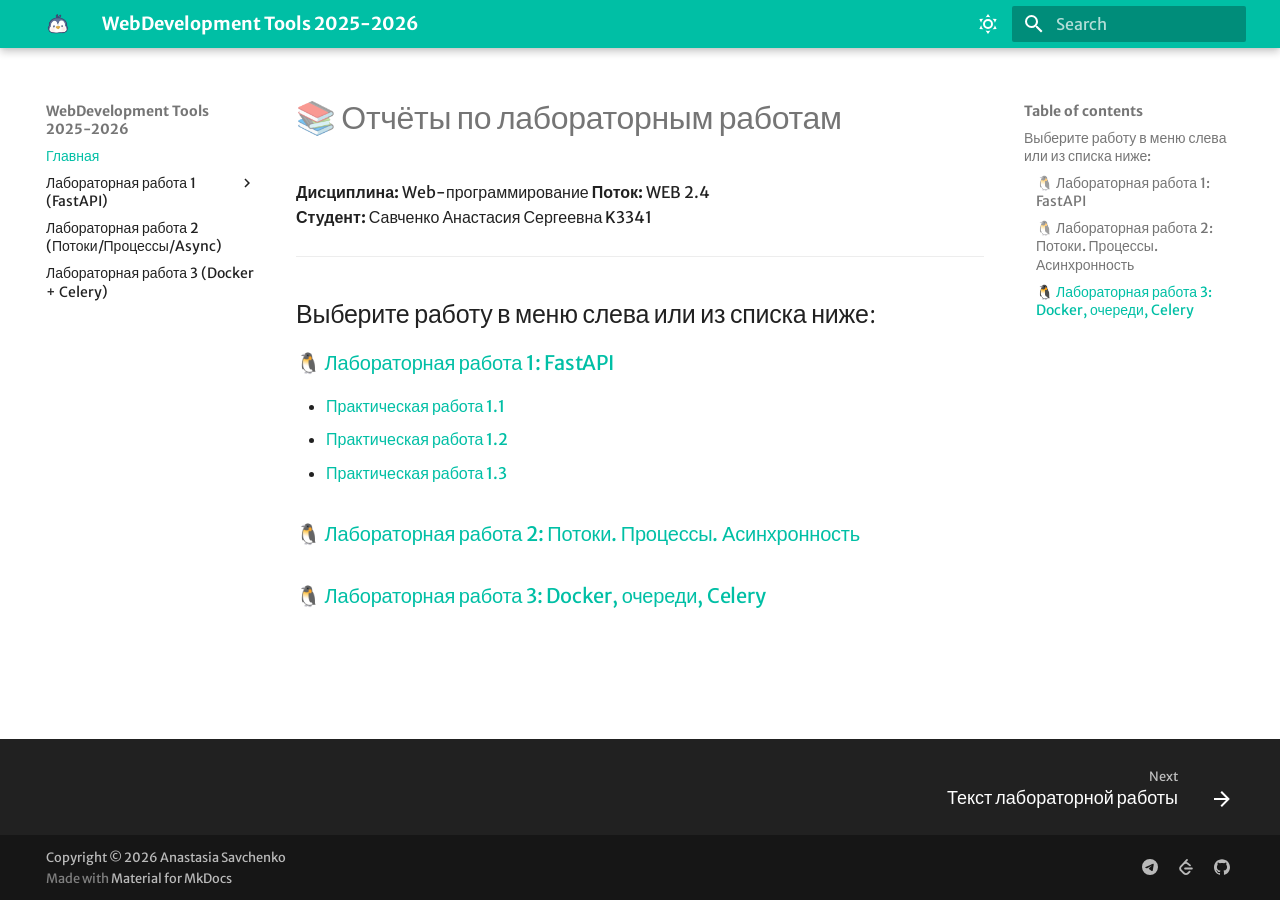
<file: index.html>
<!doctype html>
<html lang="en" class="no-js">
  <head>
    
      <meta charset="utf-8">
      <meta name="viewport" content="width=device-width,initial-scale=1">
      
      
      
        <link rel="canonical" href="https://gppovrm.github.io/ITMO_ICT_WebDevelopment_tools_2025-2026/">
      
      
      
        <link rel="next" href="lab1/lab1/">
      
      
        
      
      
      <link rel="icon" href="assets/penguin.ico">
      <meta name="generator" content="mkdocs-1.6.1, mkdocs-material-9.7.0">
    
    
      
        <title>WebDevelopment Tools 2025-2026</title>
      
    
    
      <link rel="stylesheet" href="assets/stylesheets/main.618322db.min.css">
      
        
        <link rel="stylesheet" href="assets/stylesheets/palette.ab4e12ef.min.css">
      
      


    
    
      
    
    
      
        
        
        <link rel="preconnect" href="https://fonts.gstatic.com" crossorigin>
        <link rel="stylesheet" href="https://fonts.googleapis.com/css?family=Merriweather+Sans:300,300i,400,400i,700,700i%7CRed+Hat+Mono:400,400i,700,700i&display=fallback">
        <style>:root{--md-text-font:"Merriweather Sans";--md-code-font:"Red Hat Mono"}</style>
      
    
    
      <link rel="stylesheet" href="stylesheets/extra.css">
    
    <script>__md_scope=new URL(".",location),__md_hash=e=>[...e].reduce(((e,_)=>(e<<5)-e+_.charCodeAt(0)),0),__md_get=(e,_=localStorage,t=__md_scope)=>JSON.parse(_.getItem(t.pathname+"."+e)),__md_set=(e,_,t=localStorage,a=__md_scope)=>{try{t.setItem(a.pathname+"."+e,JSON.stringify(_))}catch(e){}}</script>
    
      

    
    
  </head>
  
  
    
    
      
    
    
    
    
    <body dir="ltr" data-md-color-scheme="default" data-md-color-primary="custom" data-md-color-accent="deep-orange">
  
    
    <input class="md-toggle" data-md-toggle="drawer" type="checkbox" id="__drawer" autocomplete="off">
    <input class="md-toggle" data-md-toggle="search" type="checkbox" id="__search" autocomplete="off">
    <label class="md-overlay" for="__drawer"></label>
    <div data-md-component="skip">
      
        
        <a href="#_1" class="md-skip">
          Skip to content
        </a>
      
    </div>
    <div data-md-component="announce">
      
    </div>
    
    
      

  

<header class="md-header md-header--shadow" data-md-component="header">
  <nav class="md-header__inner md-grid" aria-label="Header">
    <a href="." title="WebDevelopment Tools 2025-2026" class="md-header__button md-logo" aria-label="WebDevelopment Tools 2025-2026" data-md-component="logo">
      
  <img src="assets/penguin.png" alt="logo">

    </a>
    <label class="md-header__button md-icon" for="__drawer">
      
      <svg xmlns="http://www.w3.org/2000/svg" viewBox="0 0 24 24"><path d="M3 6h18v2H3zm0 5h18v2H3zm0 5h18v2H3z"/></svg>
    </label>
    <div class="md-header__title" data-md-component="header-title">
      <div class="md-header__ellipsis">
        <div class="md-header__topic">
          <span class="md-ellipsis">
            WebDevelopment Tools 2025-2026
          </span>
        </div>
        <div class="md-header__topic" data-md-component="header-topic">
          <span class="md-ellipsis">
            
              Главная
            
          </span>
        </div>
      </div>
    </div>
    
      
        <form class="md-header__option" data-md-component="palette">
  
    
    
    
    <input class="md-option" data-md-color-media="(prefers-color-scheme: light)" data-md-color-scheme="default" data-md-color-primary="custom" data-md-color-accent="deep-orange"  aria-label="Switch to dark mode"  type="radio" name="__palette" id="__palette_0">
    
      <label class="md-header__button md-icon" title="Switch to dark mode" for="__palette_1" hidden>
        <svg xmlns="http://www.w3.org/2000/svg" viewBox="0 0 24 24"><path d="M12 7a5 5 0 0 1 5 5 5 5 0 0 1-5 5 5 5 0 0 1-5-5 5 5 0 0 1 5-5m0 2a3 3 0 0 0-3 3 3 3 0 0 0 3 3 3 3 0 0 0 3-3 3 3 0 0 0-3-3m0-7 2.39 3.42C13.65 5.15 12.84 5 12 5s-1.65.15-2.39.42zM3.34 7l4.16-.35A7.2 7.2 0 0 0 5.94 8.5c-.44.74-.69 1.5-.83 2.29zm.02 10 1.76-3.77a7.131 7.131 0 0 0 2.38 4.14zM20.65 7l-1.77 3.79a7.02 7.02 0 0 0-2.38-4.15zm-.01 10-4.14.36c.59-.51 1.12-1.14 1.54-1.86.42-.73.69-1.5.83-2.29zM12 22l-2.41-3.44c.74.27 1.55.44 2.41.44.82 0 1.63-.17 2.37-.44z"/></svg>
      </label>
    
  
    
    
    
    <input class="md-option" data-md-color-media="(prefers-color-scheme: dark)" data-md-color-scheme="slate" data-md-color-primary="custom" data-md-color-accent="deep-orange"  aria-label="Switch to light mode"  type="radio" name="__palette" id="__palette_1">
    
      <label class="md-header__button md-icon" title="Switch to light mode" for="__palette_0" hidden>
        <svg xmlns="http://www.w3.org/2000/svg" viewBox="0 0 24 24"><path d="m17.75 4.09-2.53 1.94.91 3.06-2.63-1.81-2.63 1.81.91-3.06-2.53-1.94L12.44 4l1.06-3 1.06 3zm3.5 6.91-1.64 1.25.59 1.98-1.7-1.17-1.7 1.17.59-1.98L15.75 11l2.06-.05L18.5 9l.69 1.95zm-2.28 4.95c.83-.08 1.72 1.1 1.19 1.85-.32.45-.66.87-1.08 1.27C15.17 23 8.84 23 4.94 19.07c-3.91-3.9-3.91-10.24 0-14.14.4-.4.82-.76 1.27-1.08.75-.53 1.93.36 1.85 1.19-.27 2.86.69 5.83 2.89 8.02a9.96 9.96 0 0 0 8.02 2.89m-1.64 2.02a12.08 12.08 0 0 1-7.8-3.47c-2.17-2.19-3.33-5-3.49-7.82-2.81 3.14-2.7 7.96.31 10.98 3.02 3.01 7.84 3.12 10.98.31"/></svg>
      </label>
    
  
</form>
      
    
    
      <script>var palette=__md_get("__palette");if(palette&&palette.color){if("(prefers-color-scheme)"===palette.color.media){var media=matchMedia("(prefers-color-scheme: light)"),input=document.querySelector(media.matches?"[data-md-color-media='(prefers-color-scheme: light)']":"[data-md-color-media='(prefers-color-scheme: dark)']");palette.color.media=input.getAttribute("data-md-color-media"),palette.color.scheme=input.getAttribute("data-md-color-scheme"),palette.color.primary=input.getAttribute("data-md-color-primary"),palette.color.accent=input.getAttribute("data-md-color-accent")}for(var[key,value]of Object.entries(palette.color))document.body.setAttribute("data-md-color-"+key,value)}</script>
    
    
    
      
      
        <label class="md-header__button md-icon" for="__search">
          
          <svg xmlns="http://www.w3.org/2000/svg" viewBox="0 0 24 24"><path d="M9.5 3A6.5 6.5 0 0 1 16 9.5c0 1.61-.59 3.09-1.56 4.23l.27.27h.79l5 5-1.5 1.5-5-5v-.79l-.27-.27A6.52 6.52 0 0 1 9.5 16 6.5 6.5 0 0 1 3 9.5 6.5 6.5 0 0 1 9.5 3m0 2C7 5 5 7 5 9.5S7 14 9.5 14 14 12 14 9.5 12 5 9.5 5"/></svg>
        </label>
        <div class="md-search" data-md-component="search" role="dialog">
  <label class="md-search__overlay" for="__search"></label>
  <div class="md-search__inner" role="search">
    <form class="md-search__form" name="search">
      <input type="text" class="md-search__input" name="query" aria-label="Search" placeholder="Search" autocapitalize="off" autocorrect="off" autocomplete="off" spellcheck="false" data-md-component="search-query" required>
      <label class="md-search__icon md-icon" for="__search">
        
        <svg xmlns="http://www.w3.org/2000/svg" viewBox="0 0 24 24"><path d="M9.5 3A6.5 6.5 0 0 1 16 9.5c0 1.61-.59 3.09-1.56 4.23l.27.27h.79l5 5-1.5 1.5-5-5v-.79l-.27-.27A6.52 6.52 0 0 1 9.5 16 6.5 6.5 0 0 1 3 9.5 6.5 6.5 0 0 1 9.5 3m0 2C7 5 5 7 5 9.5S7 14 9.5 14 14 12 14 9.5 12 5 9.5 5"/></svg>
        
        <svg xmlns="http://www.w3.org/2000/svg" viewBox="0 0 24 24"><path d="M20 11v2H8l5.5 5.5-1.42 1.42L4.16 12l7.92-7.92L13.5 5.5 8 11z"/></svg>
      </label>
      <nav class="md-search__options" aria-label="Search">
        
        <button type="reset" class="md-search__icon md-icon" title="Clear" aria-label="Clear" tabindex="-1">
          
          <svg xmlns="http://www.w3.org/2000/svg" viewBox="0 0 24 24"><path d="M19 6.41 17.59 5 12 10.59 6.41 5 5 6.41 10.59 12 5 17.59 6.41 19 12 13.41 17.59 19 19 17.59 13.41 12z"/></svg>
        </button>
      </nav>
      
    </form>
    <div class="md-search__output">
      <div class="md-search__scrollwrap" tabindex="0" data-md-scrollfix>
        <div class="md-search-result" data-md-component="search-result">
          <div class="md-search-result__meta">
            Initializing search
          </div>
          <ol class="md-search-result__list" role="presentation"></ol>
        </div>
      </div>
    </div>
  </div>
</div>
      
    
    
  </nav>
  
</header>
    
    <div class="md-container" data-md-component="container">
      
      
        
          
        
      
      <main class="md-main" data-md-component="main">
        <div class="md-main__inner md-grid">
          
            
              
              <div class="md-sidebar md-sidebar--primary" data-md-component="sidebar" data-md-type="navigation" >
                <div class="md-sidebar__scrollwrap">
                  <div class="md-sidebar__inner">
                    



<nav class="md-nav md-nav--primary" aria-label="Navigation" data-md-level="0">
  <label class="md-nav__title" for="__drawer">
    <a href="." title="WebDevelopment Tools 2025-2026" class="md-nav__button md-logo" aria-label="WebDevelopment Tools 2025-2026" data-md-component="logo">
      
  <img src="assets/penguin.png" alt="logo">

    </a>
    WebDevelopment Tools 2025-2026
  </label>
  
  <ul class="md-nav__list" data-md-scrollfix>
    
      
      
  
  
    
  
  
  
    <li class="md-nav__item md-nav__item--active">
      
      <input class="md-nav__toggle md-toggle" type="checkbox" id="__toc">
      
      
        
      
      
        <label class="md-nav__link md-nav__link--active" for="__toc">
          
  
  
  <span class="md-ellipsis">
    
  
    Главная
  

    
  </span>
  
  

          <span class="md-nav__icon md-icon"></span>
        </label>
      
      <a href="." class="md-nav__link md-nav__link--active">
        
  
  
  <span class="md-ellipsis">
    
  
    Главная
  

    
  </span>
  
  

      </a>
      
        

<nav class="md-nav md-nav--secondary" aria-label="Table of contents">
  
  
  
    
  
  
    <label class="md-nav__title" for="__toc">
      <span class="md-nav__icon md-icon"></span>
      Table of contents
    </label>
    <ul class="md-nav__list" data-md-component="toc" data-md-scrollfix>
      
        <li class="md-nav__item">
  <a href="#_2" class="md-nav__link">
    <span class="md-ellipsis">
      
        Выберите работу в меню слева или из списка ниже:
      
    </span>
  </a>
  
    <nav class="md-nav" aria-label="Выберите работу в меню слева или из списка ниже:">
      <ul class="md-nav__list">
        
          <li class="md-nav__item">
  <a href="#1-fastapi" class="md-nav__link">
    <span class="md-ellipsis">
      
        🐧 Лабораторная работа 1: FastAPI
      
    </span>
  </a>
  
</li>
        
          <li class="md-nav__item">
  <a href="#2" class="md-nav__link">
    <span class="md-ellipsis">
      
        🐧 Лабораторная работа 2: Потоки. Процессы. Асинхронность
      
    </span>
  </a>
  
</li>
        
          <li class="md-nav__item">
  <a href="#3-docker-celery" class="md-nav__link">
    <span class="md-ellipsis">
      
        🐧 Лабораторная работа 3: Docker, очереди, Celery
      
    </span>
  </a>
  
</li>
        
      </ul>
    </nav>
  
</li>
      
    </ul>
  
</nav>
      
    </li>
  

    
      
      
  
  
  
  
    
    
    
    
    
    <li class="md-nav__item md-nav__item--nested">
      
        
        
        <input class="md-nav__toggle md-toggle " type="checkbox" id="__nav_2" >
        
          
          <label class="md-nav__link" for="__nav_2" id="__nav_2_label" tabindex="0">
            
  
  
  <span class="md-ellipsis">
    
  
    Лабораторная работа 1 (FastAPI)
  

    
  </span>
  
  

            <span class="md-nav__icon md-icon"></span>
          </label>
        
        <nav class="md-nav" data-md-level="1" aria-labelledby="__nav_2_label" aria-expanded="false">
          <label class="md-nav__title" for="__nav_2">
            <span class="md-nav__icon md-icon"></span>
            
  
    Лабораторная работа 1 (FastAPI)
  

          </label>
          <ul class="md-nav__list" data-md-scrollfix>
            
              
                
  
  
  
  
    <li class="md-nav__item">
      <a href="lab1/lab1/" class="md-nav__link">
        
  
  
  <span class="md-ellipsis">
    
  
    Текст лабораторной работы
  

    
  </span>
  
  

      </a>
    </li>
  

              
            
              
                
  
  
  
  
    <li class="md-nav__item">
      <a href="lab1/practice1_1/" class="md-nav__link">
        
  
  
  <span class="md-ellipsis">
    
  
    Практика 1.1
  

    
  </span>
  
  

      </a>
    </li>
  

              
            
              
                
  
  
  
  
    <li class="md-nav__item">
      <a href="lab1/practice1_2/" class="md-nav__link">
        
  
  
  <span class="md-ellipsis">
    
  
    Практика 1.2
  

    
  </span>
  
  

      </a>
    </li>
  

              
            
              
                
  
  
  
  
    <li class="md-nav__item">
      <a href="lab1/practice1_3/" class="md-nav__link">
        
  
  
  <span class="md-ellipsis">
    
  
    Практика 1.3
  

    
  </span>
  
  

      </a>
    </li>
  

              
            
          </ul>
        </nav>
      
    </li>
  

    
      
      
  
  
  
  
    <li class="md-nav__item">
      <a href="lab2/lab2/" class="md-nav__link">
        
  
  
  <span class="md-ellipsis">
    
  
    Лабораторная работа 2 (Потоки/Процессы/Async)
  

    
  </span>
  
  

      </a>
    </li>
  

    
      
      
  
  
  
  
    <li class="md-nav__item">
      <a href="lab3/lab3/" class="md-nav__link">
        
  
  
  <span class="md-ellipsis">
    
  
    Лабораторная работа 3 (Docker + Celery)
  

    
  </span>
  
  

      </a>
    </li>
  

    
  </ul>
</nav>
                  </div>
                </div>
              </div>
            
            
              
              <div class="md-sidebar md-sidebar--secondary" data-md-component="sidebar" data-md-type="toc" >
                <div class="md-sidebar__scrollwrap">
                  <div class="md-sidebar__inner">
                    

<nav class="md-nav md-nav--secondary" aria-label="Table of contents">
  
  
  
    
  
  
    <label class="md-nav__title" for="__toc">
      <span class="md-nav__icon md-icon"></span>
      Table of contents
    </label>
    <ul class="md-nav__list" data-md-component="toc" data-md-scrollfix>
      
        <li class="md-nav__item">
  <a href="#_2" class="md-nav__link">
    <span class="md-ellipsis">
      
        Выберите работу в меню слева или из списка ниже:
      
    </span>
  </a>
  
    <nav class="md-nav" aria-label="Выберите работу в меню слева или из списка ниже:">
      <ul class="md-nav__list">
        
          <li class="md-nav__item">
  <a href="#1-fastapi" class="md-nav__link">
    <span class="md-ellipsis">
      
        🐧 Лабораторная работа 1: FastAPI
      
    </span>
  </a>
  
</li>
        
          <li class="md-nav__item">
  <a href="#2" class="md-nav__link">
    <span class="md-ellipsis">
      
        🐧 Лабораторная работа 2: Потоки. Процессы. Асинхронность
      
    </span>
  </a>
  
</li>
        
          <li class="md-nav__item">
  <a href="#3-docker-celery" class="md-nav__link">
    <span class="md-ellipsis">
      
        🐧 Лабораторная работа 3: Docker, очереди, Celery
      
    </span>
  </a>
  
</li>
        
      </ul>
    </nav>
  
</li>
      
    </ul>
  
</nav>
                  </div>
                </div>
              </div>
            
          
          
            <div class="md-content" data-md-component="content">
              
              <article class="md-content__inner md-typeset">
                
                  



<h1 id="_1">📚 Отчёты по лабораторным работам</h1>
<p><strong>Дисциплина:</strong> Web-программирование
<strong>Поток:</strong> WEB 2.4<br />
<strong>Студент:</strong> Савченко Анастасия Сергеевна K3341</p>
<hr />
<h2 id="_2">Выберите работу в меню слева или из списка ниже:</h2>
<h3 id="1-fastapi">🐧 <a href="lab1/lab1/">Лабораторная работа 1: FastAPI</a></h3>
<ul>
<li><a href="lab1/practice1_1/">Практическая работа 1.1</a></li>
<li><a href="lab1/practice1_2/">Практическая работа 1.2</a></li>
<li><a href="lab1/practice1_3/">Практическая работа 1.3</a></li>
</ul>
<h3 id="2">🐧 <a href="lab2/lab2/">Лабораторная работа 2: Потоки. Процессы. Асинхронность</a></h3>
<h3 id="3-docker-celery">🐧 <a href="lab3/lab3/">Лабораторная работа 3: Docker, очереди, Celery</a></h3>












                
              </article>
            </div>
          
          
<script>var target=document.getElementById(location.hash.slice(1));target&&target.name&&(target.checked=target.name.startsWith("__tabbed_"))</script>
        </div>
        
      </main>
      
        <footer class="md-footer">
  
    
      
      <nav class="md-footer__inner md-grid" aria-label="Footer" >
        
        
          
          <a href="lab1/lab1/" class="md-footer__link md-footer__link--next" aria-label="Next: Текст лабораторной работы">
            <div class="md-footer__title">
              <span class="md-footer__direction">
                Next
              </span>
              <div class="md-ellipsis">
                Текст лабораторной работы
              </div>
            </div>
            <div class="md-footer__button md-icon">
              
              <svg xmlns="http://www.w3.org/2000/svg" viewBox="0 0 24 24"><path d="M4 11v2h12l-5.5 5.5 1.42 1.42L19.84 12l-7.92-7.92L10.5 5.5 16 11z"/></svg>
            </div>
          </a>
        
      </nav>
    
  
  <div class="md-footer-meta md-typeset">
    <div class="md-footer-meta__inner md-grid">
      <div class="md-copyright">
  
    <div class="md-copyright__highlight">
      Copyright &copy; 2026 Anastasia Savchenko
    </div>
  
  
    Made with
    <a href="https://squidfunk.github.io/mkdocs-material/" target="_blank" rel="noopener">
      Material for MkDocs
    </a>
  
</div>
      
        
<div class="md-social">
  
    
    
    
    
      
      
    
    <a href="https://t.me/Gppovrm" target="_blank" rel="noopener" title="t.me" class="md-social__link">
      <svg xmlns="http://www.w3.org/2000/svg" viewBox="0 0 24 24"><path d="M11.944 0A12 12 0 0 0 0 12a12 12 0 0 0 12 12 12 12 0 0 0 12-12A12 12 0 0 0 12 0zm4.962 7.224c.1-.002.321.023.465.14a.5.5 0 0 1 .171.325c.016.093.036.306.02.472-.18 1.898-.962 6.502-1.36 8.627-.168.9-.499 1.201-.82 1.23-.696.065-1.225-.46-1.9-.902-1.056-.693-1.653-1.124-2.678-1.8-1.185-.78-.417-1.21.258-1.91.177-.184 3.247-2.977 3.307-3.23.007-.032.014-.15-.056-.212s-.174-.041-.249-.024q-.159.037-5.061 3.345-.72.495-1.302.48c-.428-.008-1.252-.241-1.865-.44-.752-.245-1.349-.374-1.297-.789q.04-.324.893-.663 5.247-2.286 6.998-3.014c3.332-1.386 4.025-1.627 4.476-1.635"/></svg>
    </a>
  
    
    
    
    
      
      
    
    <a href="https://leetcode.com/u/gpp_ovrm/" target="_blank" rel="noopener" title="leetcode.com" class="md-social__link">
      <svg xmlns="http://www.w3.org/2000/svg" viewBox="0 0 24 24"><path d="M13.483 0a1.37 1.37 0 0 0-.961.438L7.116 6.226l-3.854 4.126a5.3 5.3 0 0 0-1.209 2.104 5 5 0 0 0-.125.513 5.5 5.5 0 0 0 .062 2.362 6 6 0 0 0 .349 1.017 5.9 5.9 0 0 0 1.271 1.818l4.277 4.193.039.038c2.248 2.165 5.852 2.133 8.063-.074l2.396-2.392c.54-.54.54-1.414.003-1.955a1.38 1.38 0 0 0-1.951-.003l-2.396 2.392a3.02 3.02 0 0 1-4.205.038l-.02-.019-4.276-4.193c-.652-.64-.972-1.469-.948-2.263a2.7 2.7 0 0 1 .066-.523 2.55 2.55 0 0 1 .619-1.164L9.13 8.114c1.058-1.134 3.204-1.27 4.43-.278l3.501 2.831c.593.48 1.461.387 1.94-.207a1.384 1.384 0 0 0-.207-1.943l-3.5-2.831c-.8-.647-1.766-1.045-2.774-1.202l2.015-2.158A1.384 1.384 0 0 0 13.483 0m-2.866 12.815a1.38 1.38 0 0 0-1.38 1.382 1.38 1.38 0 0 0 1.38 1.382H20.79a1.38 1.38 0 0 0 1.38-1.382 1.38 1.38 0 0 0-1.38-1.382z"/></svg>
    </a>
  
    
    
    
    
      
      
    
    <a href="https://github.com/Gppovrm/ITMO_ICT_WebDevelopment_tools_2025-2026" target="_blank" rel="noopener" title="github.com" class="md-social__link">
      <svg xmlns="http://www.w3.org/2000/svg" viewBox="0 0 24 24"><path d="M12 .297c-6.63 0-12 5.373-12 12 0 5.303 3.438 9.8 8.205 11.385.6.113.82-.258.82-.577 0-.285-.01-1.04-.015-2.04-3.338.724-4.042-1.61-4.042-1.61C4.422 18.07 3.633 17.7 3.633 17.7c-1.087-.744.084-.729.084-.729 1.205.084 1.838 1.236 1.838 1.236 1.07 1.835 2.809 1.305 3.495.998.108-.776.417-1.305.76-1.605-2.665-.3-5.466-1.332-5.466-5.93 0-1.31.465-2.38 1.235-3.22-.135-.303-.54-1.523.105-3.176 0 0 1.005-.322 3.3 1.23.96-.267 1.98-.399 3-.405 1.02.006 2.04.138 3 .405 2.28-1.552 3.285-1.23 3.285-1.23.645 1.653.24 2.873.12 3.176.765.84 1.23 1.91 1.23 3.22 0 4.61-2.805 5.625-5.475 5.92.42.36.81 1.096.81 2.22 0 1.606-.015 2.896-.015 3.286 0 .315.21.69.825.57C20.565 22.092 24 17.592 24 12.297c0-6.627-5.373-12-12-12"/></svg>
    </a>
  
</div>
      
    </div>
  </div>
</footer>
      
    </div>
    <div class="md-dialog" data-md-component="dialog">
      <div class="md-dialog__inner md-typeset"></div>
    </div>
    
    
    
      
      
      <script id="__config" type="application/json">{"annotate": null, "base": ".", "features": ["navigation.footer"], "search": "assets/javascripts/workers/search.7a47a382.min.js", "tags": null, "translations": {"clipboard.copied": "Copied to clipboard", "clipboard.copy": "Copy to clipboard", "search.result.more.one": "1 more on this page", "search.result.more.other": "# more on this page", "search.result.none": "No matching documents", "search.result.one": "1 matching document", "search.result.other": "# matching documents", "search.result.placeholder": "Type to start searching", "search.result.term.missing": "Missing", "select.version": "Select version"}, "version": null}</script>
    
    
      <script src="assets/javascripts/bundle.e71a0d61.min.js"></script>
      
    
  </body>
</html>
</file>
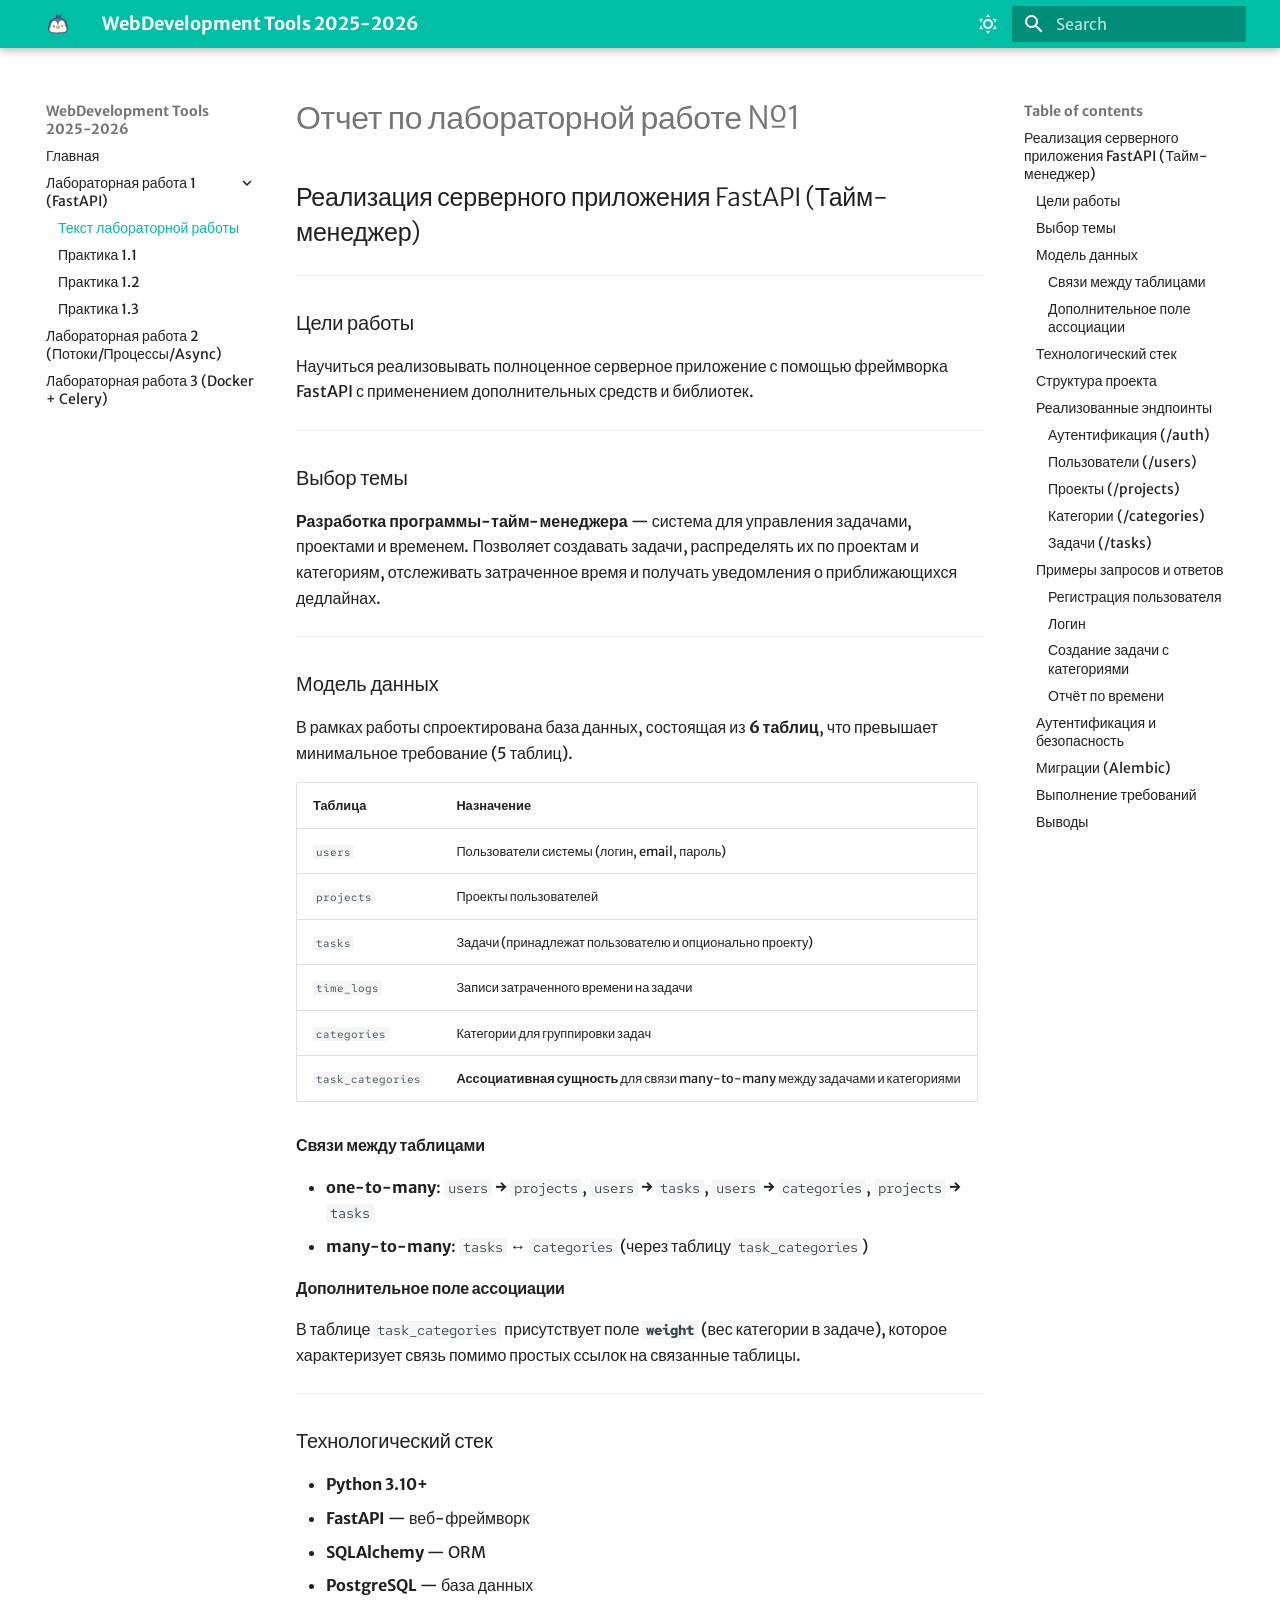
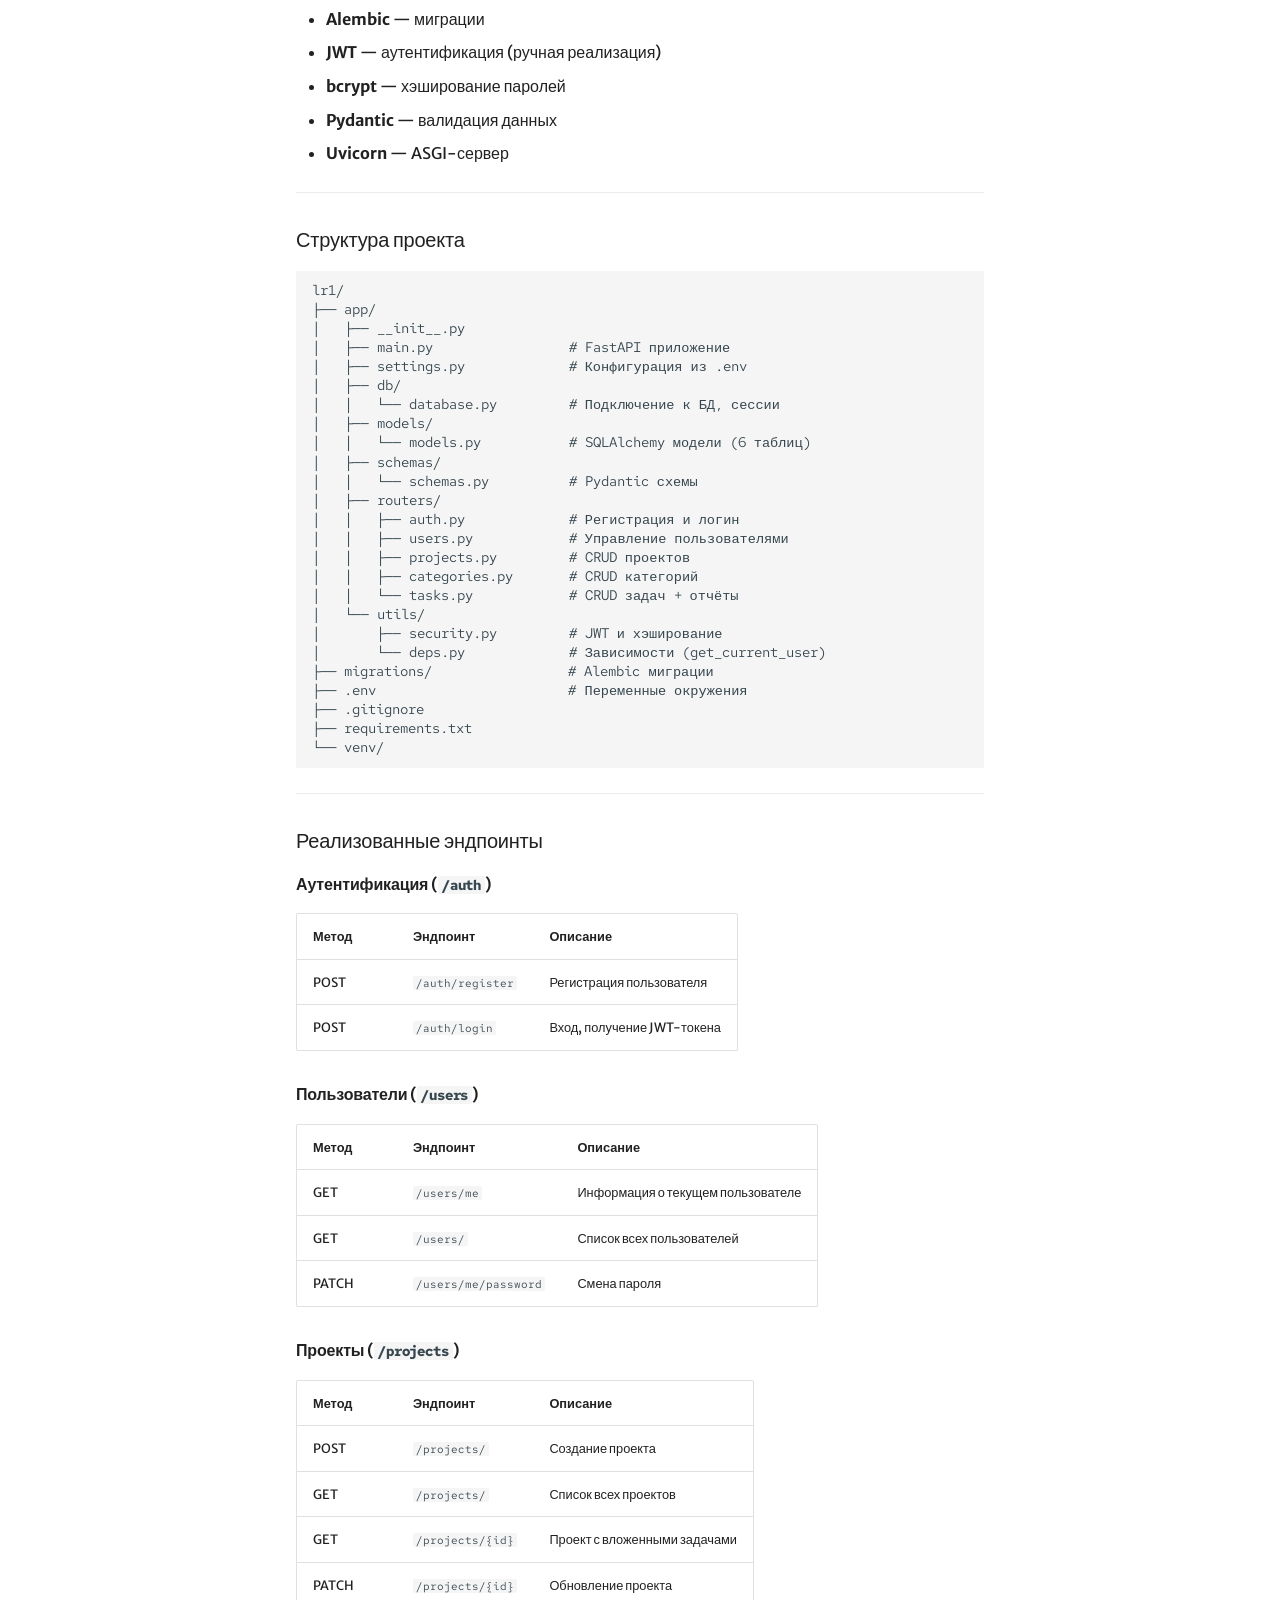
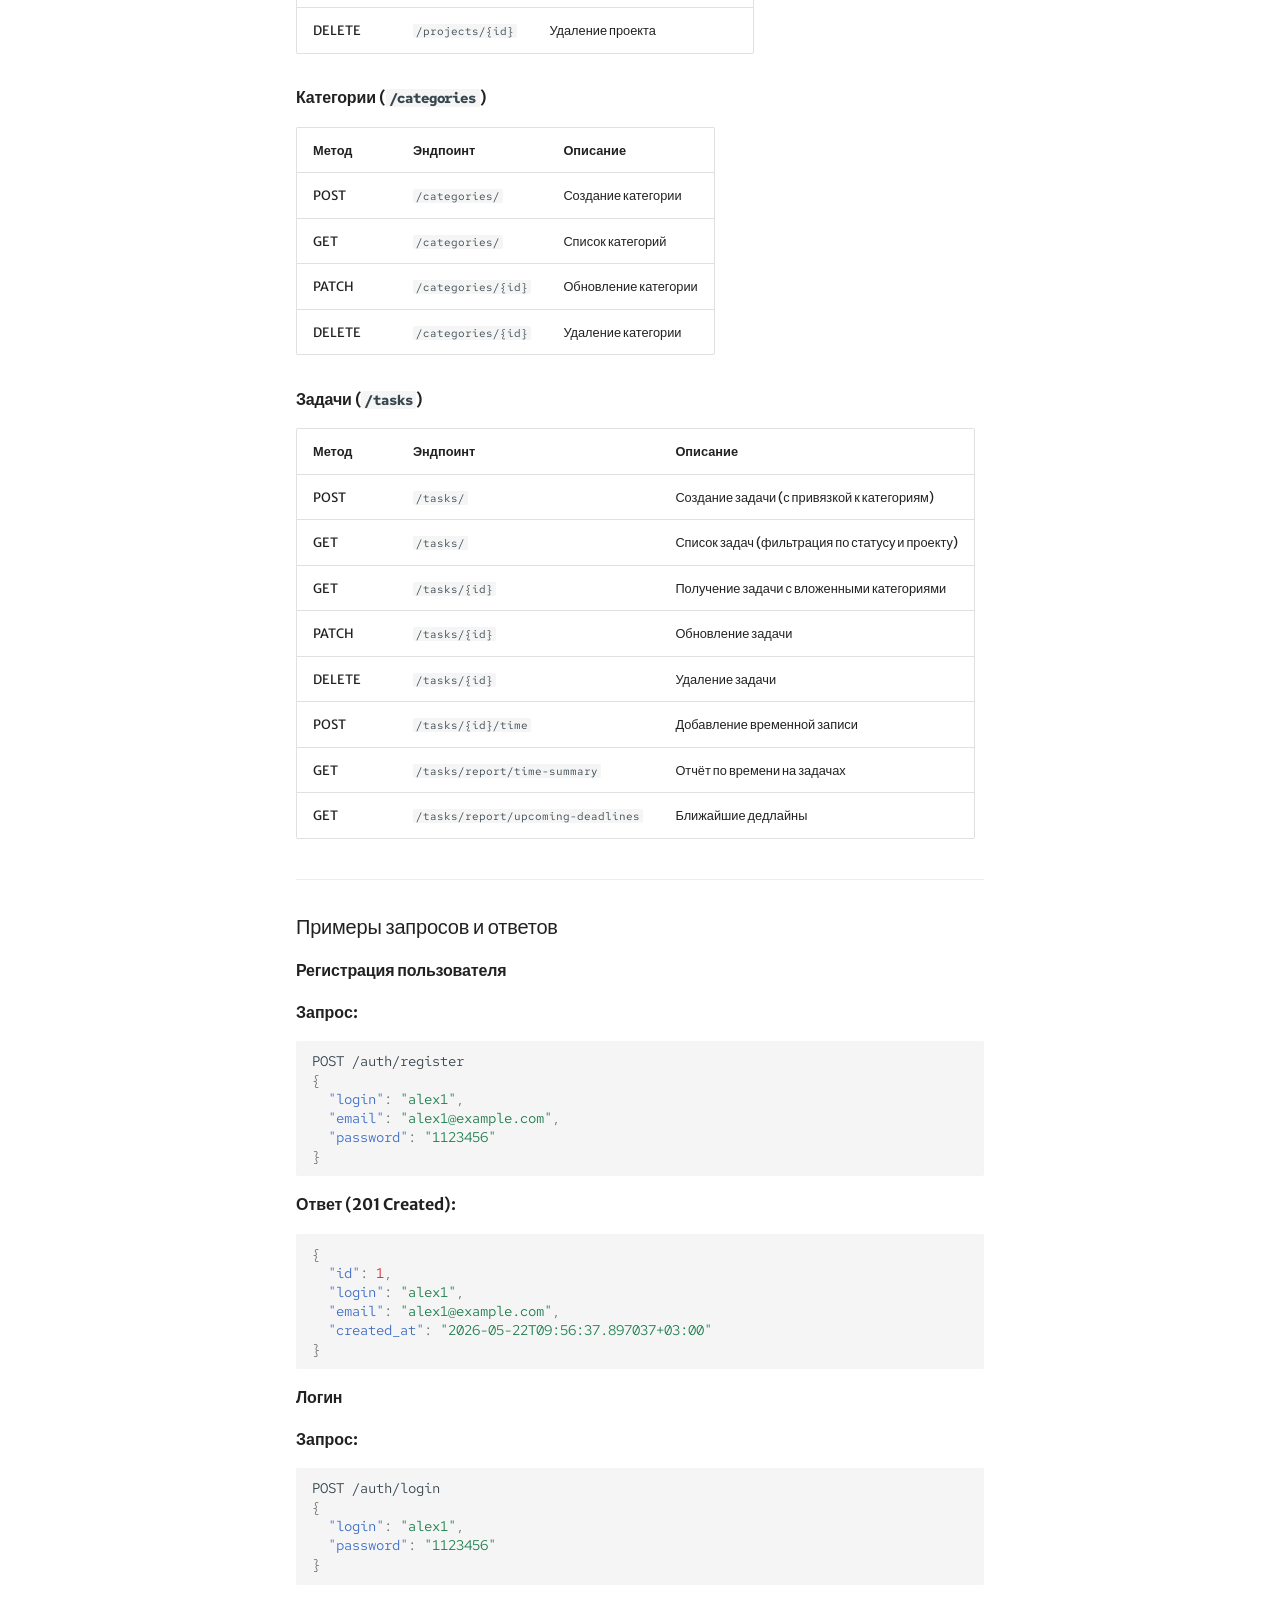
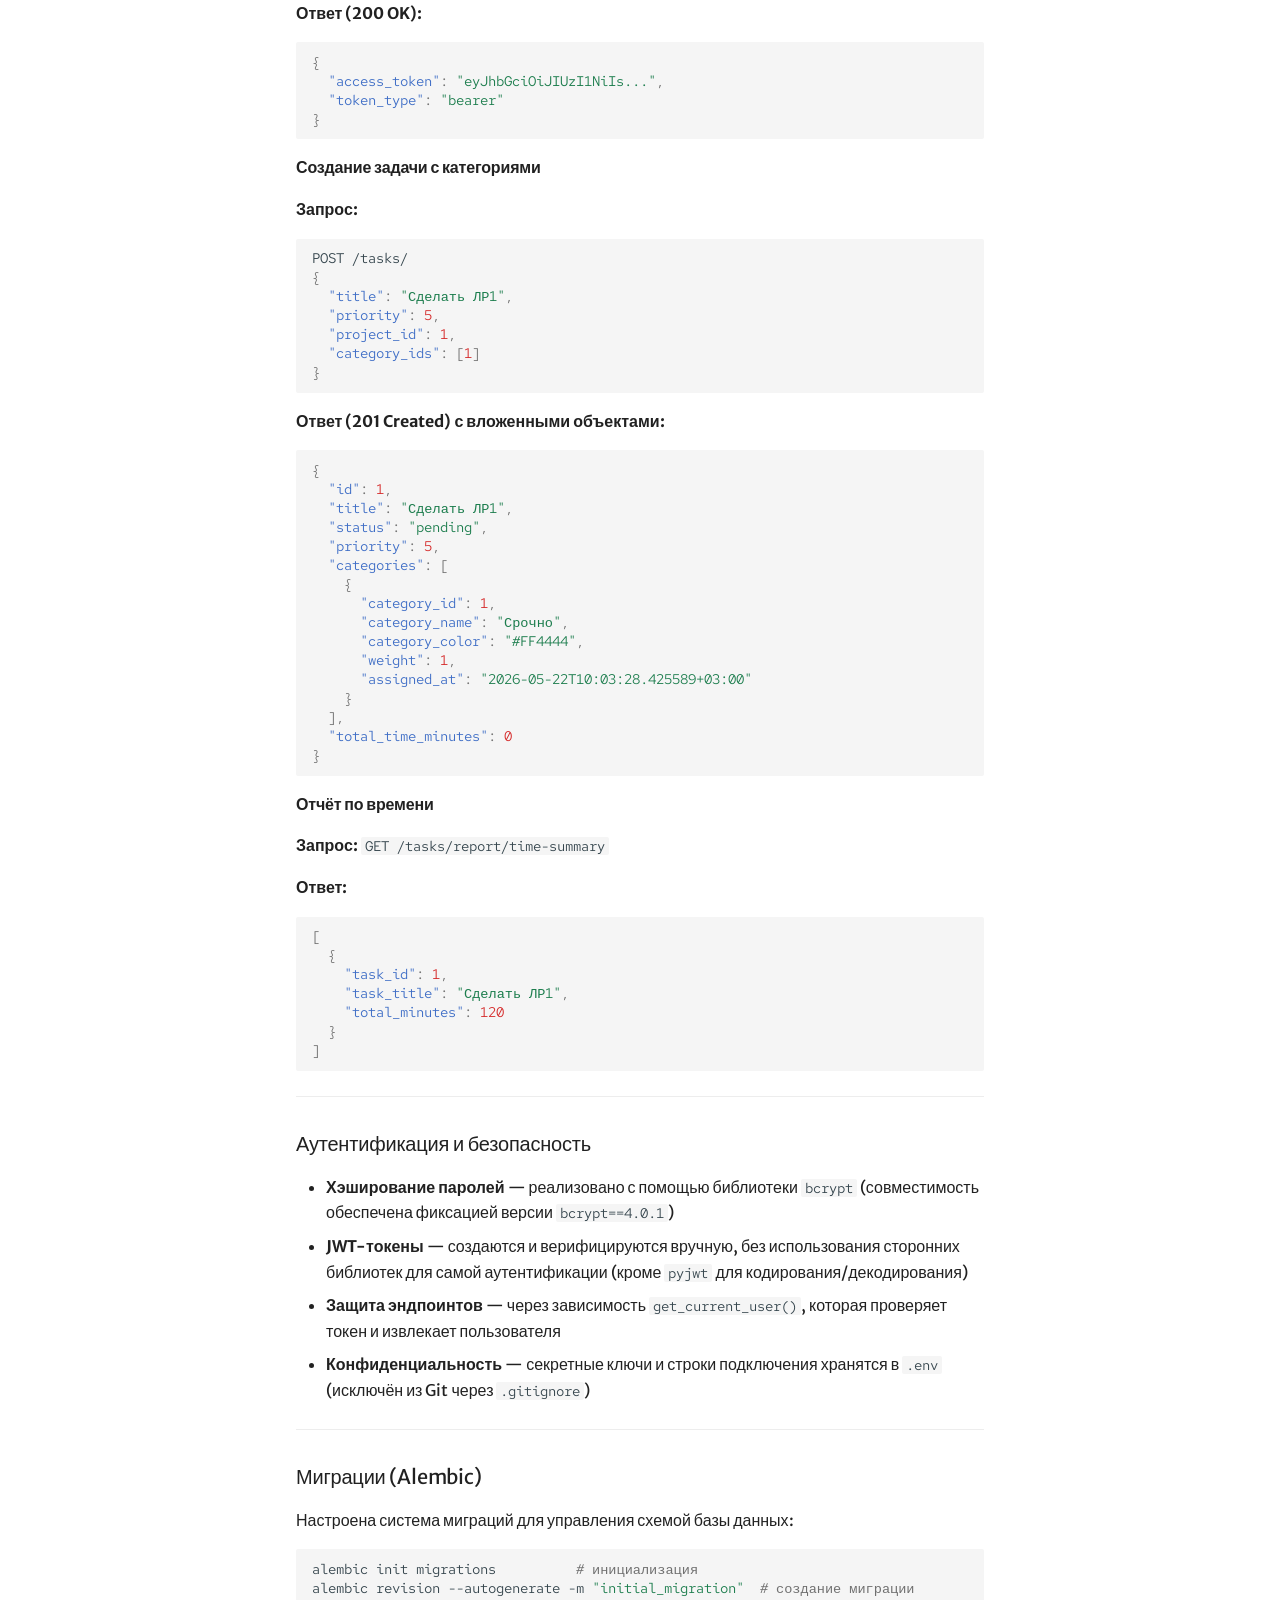
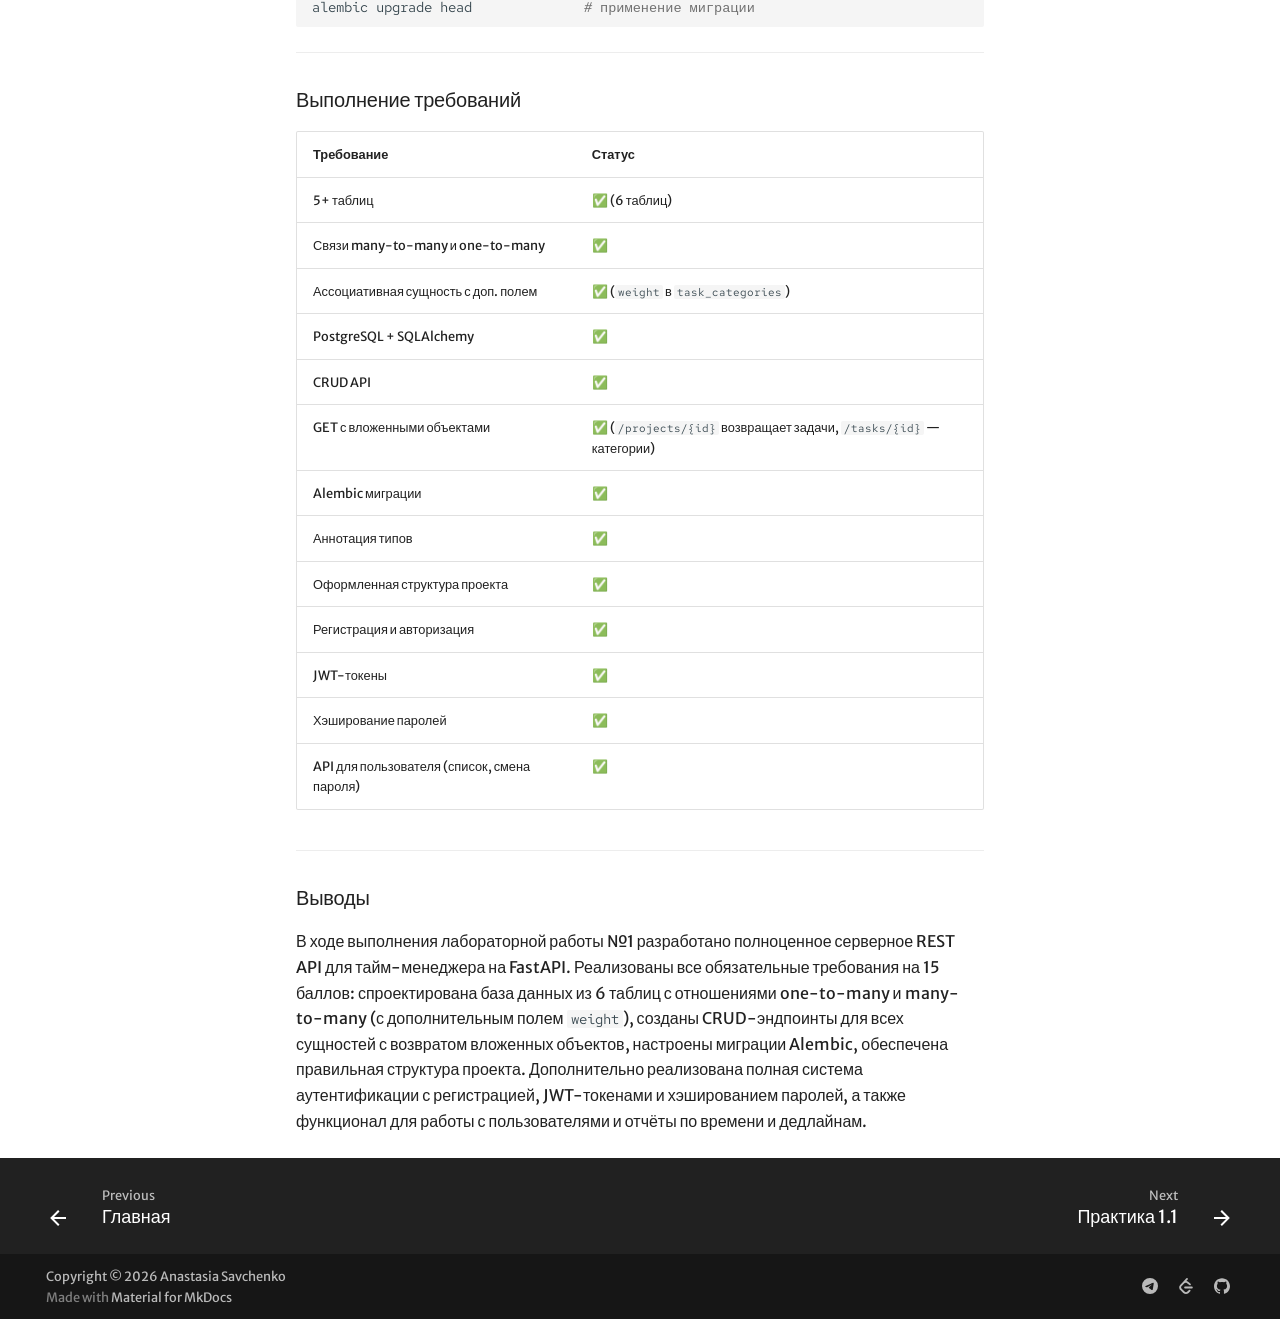
<file: lab1/lab1/index.html>
<!doctype html>
<html lang="en" class="no-js">
  <head>
    
      <meta charset="utf-8">
      <meta name="viewport" content="width=device-width,initial-scale=1">
      
      
      
        <link rel="canonical" href="https://gppovrm.github.io/ITMO_ICT_WebDevelopment_tools_2025-2026/lab1/lab1/">
      
      
        <link rel="prev" href="../..">
      
      
        <link rel="next" href="../practice1_1/">
      
      
        
      
      
      <link rel="icon" href="../../assets/penguin.ico">
      <meta name="generator" content="mkdocs-1.6.1, mkdocs-material-9.7.0">
    
    
      
        <title>Текст лабораторной работы - WebDevelopment Tools 2025-2026</title>
      
    
    
      <link rel="stylesheet" href="../../assets/stylesheets/main.618322db.min.css">
      
        
        <link rel="stylesheet" href="../../assets/stylesheets/palette.ab4e12ef.min.css">
      
      


    
    
      
    
    
      
        
        
        <link rel="preconnect" href="https://fonts.gstatic.com" crossorigin>
        <link rel="stylesheet" href="https://fonts.googleapis.com/css?family=Merriweather+Sans:300,300i,400,400i,700,700i%7CRed+Hat+Mono:400,400i,700,700i&display=fallback">
        <style>:root{--md-text-font:"Merriweather Sans";--md-code-font:"Red Hat Mono"}</style>
      
    
    
      <link rel="stylesheet" href="../../stylesheets/extra.css">
    
    <script>__md_scope=new URL("../..",location),__md_hash=e=>[...e].reduce(((e,_)=>(e<<5)-e+_.charCodeAt(0)),0),__md_get=(e,_=localStorage,t=__md_scope)=>JSON.parse(_.getItem(t.pathname+"."+e)),__md_set=(e,_,t=localStorage,a=__md_scope)=>{try{t.setItem(a.pathname+"."+e,JSON.stringify(_))}catch(e){}}</script>
    
      

    
    
  </head>
  
  
    
    
      
    
    
    
    
    <body dir="ltr" data-md-color-scheme="default" data-md-color-primary="custom" data-md-color-accent="deep-orange">
  
    
    <input class="md-toggle" data-md-toggle="drawer" type="checkbox" id="__drawer" autocomplete="off">
    <input class="md-toggle" data-md-toggle="search" type="checkbox" id="__search" autocomplete="off">
    <label class="md-overlay" for="__drawer"></label>
    <div data-md-component="skip">
      
        
        <a href="#no1" class="md-skip">
          Skip to content
        </a>
      
    </div>
    <div data-md-component="announce">
      
    </div>
    
    
      

  

<header class="md-header md-header--shadow" data-md-component="header">
  <nav class="md-header__inner md-grid" aria-label="Header">
    <a href="../.." title="WebDevelopment Tools 2025-2026" class="md-header__button md-logo" aria-label="WebDevelopment Tools 2025-2026" data-md-component="logo">
      
  <img src="../../assets/penguin.png" alt="logo">

    </a>
    <label class="md-header__button md-icon" for="__drawer">
      
      <svg xmlns="http://www.w3.org/2000/svg" viewBox="0 0 24 24"><path d="M3 6h18v2H3zm0 5h18v2H3zm0 5h18v2H3z"/></svg>
    </label>
    <div class="md-header__title" data-md-component="header-title">
      <div class="md-header__ellipsis">
        <div class="md-header__topic">
          <span class="md-ellipsis">
            WebDevelopment Tools 2025-2026
          </span>
        </div>
        <div class="md-header__topic" data-md-component="header-topic">
          <span class="md-ellipsis">
            
              Текст лабораторной работы
            
          </span>
        </div>
      </div>
    </div>
    
      
        <form class="md-header__option" data-md-component="palette">
  
    
    
    
    <input class="md-option" data-md-color-media="(prefers-color-scheme: light)" data-md-color-scheme="default" data-md-color-primary="custom" data-md-color-accent="deep-orange"  aria-label="Switch to dark mode"  type="radio" name="__palette" id="__palette_0">
    
      <label class="md-header__button md-icon" title="Switch to dark mode" for="__palette_1" hidden>
        <svg xmlns="http://www.w3.org/2000/svg" viewBox="0 0 24 24"><path d="M12 7a5 5 0 0 1 5 5 5 5 0 0 1-5 5 5 5 0 0 1-5-5 5 5 0 0 1 5-5m0 2a3 3 0 0 0-3 3 3 3 0 0 0 3 3 3 3 0 0 0 3-3 3 3 0 0 0-3-3m0-7 2.39 3.42C13.65 5.15 12.84 5 12 5s-1.65.15-2.39.42zM3.34 7l4.16-.35A7.2 7.2 0 0 0 5.94 8.5c-.44.74-.69 1.5-.83 2.29zm.02 10 1.76-3.77a7.131 7.131 0 0 0 2.38 4.14zM20.65 7l-1.77 3.79a7.02 7.02 0 0 0-2.38-4.15zm-.01 10-4.14.36c.59-.51 1.12-1.14 1.54-1.86.42-.73.69-1.5.83-2.29zM12 22l-2.41-3.44c.74.27 1.55.44 2.41.44.82 0 1.63-.17 2.37-.44z"/></svg>
      </label>
    
  
    
    
    
    <input class="md-option" data-md-color-media="(prefers-color-scheme: dark)" data-md-color-scheme="slate" data-md-color-primary="custom" data-md-color-accent="deep-orange"  aria-label="Switch to light mode"  type="radio" name="__palette" id="__palette_1">
    
      <label class="md-header__button md-icon" title="Switch to light mode" for="__palette_0" hidden>
        <svg xmlns="http://www.w3.org/2000/svg" viewBox="0 0 24 24"><path d="m17.75 4.09-2.53 1.94.91 3.06-2.63-1.81-2.63 1.81.91-3.06-2.53-1.94L12.44 4l1.06-3 1.06 3zm3.5 6.91-1.64 1.25.59 1.98-1.7-1.17-1.7 1.17.59-1.98L15.75 11l2.06-.05L18.5 9l.69 1.95zm-2.28 4.95c.83-.08 1.72 1.1 1.19 1.85-.32.45-.66.87-1.08 1.27C15.17 23 8.84 23 4.94 19.07c-3.91-3.9-3.91-10.24 0-14.14.4-.4.82-.76 1.27-1.08.75-.53 1.93.36 1.85 1.19-.27 2.86.69 5.83 2.89 8.02a9.96 9.96 0 0 0 8.02 2.89m-1.64 2.02a12.08 12.08 0 0 1-7.8-3.47c-2.17-2.19-3.33-5-3.49-7.82-2.81 3.14-2.7 7.96.31 10.98 3.02 3.01 7.84 3.12 10.98.31"/></svg>
      </label>
    
  
</form>
      
    
    
      <script>var palette=__md_get("__palette");if(palette&&palette.color){if("(prefers-color-scheme)"===palette.color.media){var media=matchMedia("(prefers-color-scheme: light)"),input=document.querySelector(media.matches?"[data-md-color-media='(prefers-color-scheme: light)']":"[data-md-color-media='(prefers-color-scheme: dark)']");palette.color.media=input.getAttribute("data-md-color-media"),palette.color.scheme=input.getAttribute("data-md-color-scheme"),palette.color.primary=input.getAttribute("data-md-color-primary"),palette.color.accent=input.getAttribute("data-md-color-accent")}for(var[key,value]of Object.entries(palette.color))document.body.setAttribute("data-md-color-"+key,value)}</script>
    
    
    
      
      
        <label class="md-header__button md-icon" for="__search">
          
          <svg xmlns="http://www.w3.org/2000/svg" viewBox="0 0 24 24"><path d="M9.5 3A6.5 6.5 0 0 1 16 9.5c0 1.61-.59 3.09-1.56 4.23l.27.27h.79l5 5-1.5 1.5-5-5v-.79l-.27-.27A6.52 6.52 0 0 1 9.5 16 6.5 6.5 0 0 1 3 9.5 6.5 6.5 0 0 1 9.5 3m0 2C7 5 5 7 5 9.5S7 14 9.5 14 14 12 14 9.5 12 5 9.5 5"/></svg>
        </label>
        <div class="md-search" data-md-component="search" role="dialog">
  <label class="md-search__overlay" for="__search"></label>
  <div class="md-search__inner" role="search">
    <form class="md-search__form" name="search">
      <input type="text" class="md-search__input" name="query" aria-label="Search" placeholder="Search" autocapitalize="off" autocorrect="off" autocomplete="off" spellcheck="false" data-md-component="search-query" required>
      <label class="md-search__icon md-icon" for="__search">
        
        <svg xmlns="http://www.w3.org/2000/svg" viewBox="0 0 24 24"><path d="M9.5 3A6.5 6.5 0 0 1 16 9.5c0 1.61-.59 3.09-1.56 4.23l.27.27h.79l5 5-1.5 1.5-5-5v-.79l-.27-.27A6.52 6.52 0 0 1 9.5 16 6.5 6.5 0 0 1 3 9.5 6.5 6.5 0 0 1 9.5 3m0 2C7 5 5 7 5 9.5S7 14 9.5 14 14 12 14 9.5 12 5 9.5 5"/></svg>
        
        <svg xmlns="http://www.w3.org/2000/svg" viewBox="0 0 24 24"><path d="M20 11v2H8l5.5 5.5-1.42 1.42L4.16 12l7.92-7.92L13.5 5.5 8 11z"/></svg>
      </label>
      <nav class="md-search__options" aria-label="Search">
        
        <button type="reset" class="md-search__icon md-icon" title="Clear" aria-label="Clear" tabindex="-1">
          
          <svg xmlns="http://www.w3.org/2000/svg" viewBox="0 0 24 24"><path d="M19 6.41 17.59 5 12 10.59 6.41 5 5 6.41 10.59 12 5 17.59 6.41 19 12 13.41 17.59 19 19 17.59 13.41 12z"/></svg>
        </button>
      </nav>
      
    </form>
    <div class="md-search__output">
      <div class="md-search__scrollwrap" tabindex="0" data-md-scrollfix>
        <div class="md-search-result" data-md-component="search-result">
          <div class="md-search-result__meta">
            Initializing search
          </div>
          <ol class="md-search-result__list" role="presentation"></ol>
        </div>
      </div>
    </div>
  </div>
</div>
      
    
    
  </nav>
  
</header>
    
    <div class="md-container" data-md-component="container">
      
      
        
          
        
      
      <main class="md-main" data-md-component="main">
        <div class="md-main__inner md-grid">
          
            
              
              <div class="md-sidebar md-sidebar--primary" data-md-component="sidebar" data-md-type="navigation" >
                <div class="md-sidebar__scrollwrap">
                  <div class="md-sidebar__inner">
                    



<nav class="md-nav md-nav--primary" aria-label="Navigation" data-md-level="0">
  <label class="md-nav__title" for="__drawer">
    <a href="../.." title="WebDevelopment Tools 2025-2026" class="md-nav__button md-logo" aria-label="WebDevelopment Tools 2025-2026" data-md-component="logo">
      
  <img src="../../assets/penguin.png" alt="logo">

    </a>
    WebDevelopment Tools 2025-2026
  </label>
  
  <ul class="md-nav__list" data-md-scrollfix>
    
      
      
  
  
  
  
    <li class="md-nav__item">
      <a href="../.." class="md-nav__link">
        
  
  
  <span class="md-ellipsis">
    
  
    Главная
  

    
  </span>
  
  

      </a>
    </li>
  

    
      
      
  
  
    
  
  
  
    
    
    
    
    
    <li class="md-nav__item md-nav__item--active md-nav__item--nested">
      
        
        
        <input class="md-nav__toggle md-toggle " type="checkbox" id="__nav_2" checked>
        
          
          <label class="md-nav__link" for="__nav_2" id="__nav_2_label" tabindex="0">
            
  
  
  <span class="md-ellipsis">
    
  
    Лабораторная работа 1 (FastAPI)
  

    
  </span>
  
  

            <span class="md-nav__icon md-icon"></span>
          </label>
        
        <nav class="md-nav" data-md-level="1" aria-labelledby="__nav_2_label" aria-expanded="true">
          <label class="md-nav__title" for="__nav_2">
            <span class="md-nav__icon md-icon"></span>
            
  
    Лабораторная работа 1 (FastAPI)
  

          </label>
          <ul class="md-nav__list" data-md-scrollfix>
            
              
                
  
  
    
  
  
  
    <li class="md-nav__item md-nav__item--active">
      
      <input class="md-nav__toggle md-toggle" type="checkbox" id="__toc">
      
      
        
      
      
        <label class="md-nav__link md-nav__link--active" for="__toc">
          
  
  
  <span class="md-ellipsis">
    
  
    Текст лабораторной работы
  

    
  </span>
  
  

          <span class="md-nav__icon md-icon"></span>
        </label>
      
      <a href="./" class="md-nav__link md-nav__link--active">
        
  
  
  <span class="md-ellipsis">
    
  
    Текст лабораторной работы
  

    
  </span>
  
  

      </a>
      
        

<nav class="md-nav md-nav--secondary" aria-label="Table of contents">
  
  
  
    
  
  
    <label class="md-nav__title" for="__toc">
      <span class="md-nav__icon md-icon"></span>
      Table of contents
    </label>
    <ul class="md-nav__list" data-md-component="toc" data-md-scrollfix>
      
        <li class="md-nav__item">
  <a href="#fastapi-" class="md-nav__link">
    <span class="md-ellipsis">
      
        Реализация серверного приложения FastAPI (Тайм-менеджер)
      
    </span>
  </a>
  
    <nav class="md-nav" aria-label="Реализация серверного приложения FastAPI (Тайм-менеджер)">
      <ul class="md-nav__list">
        
          <li class="md-nav__item">
  <a href="#_1" class="md-nav__link">
    <span class="md-ellipsis">
      
        Цели работы
      
    </span>
  </a>
  
</li>
        
          <li class="md-nav__item">
  <a href="#_2" class="md-nav__link">
    <span class="md-ellipsis">
      
        Выбор темы
      
    </span>
  </a>
  
</li>
        
          <li class="md-nav__item">
  <a href="#_3" class="md-nav__link">
    <span class="md-ellipsis">
      
        Модель данных
      
    </span>
  </a>
  
    <nav class="md-nav" aria-label="Модель данных">
      <ul class="md-nav__list">
        
          <li class="md-nav__item">
  <a href="#_4" class="md-nav__link">
    <span class="md-ellipsis">
      
        Связи между таблицами
      
    </span>
  </a>
  
</li>
        
          <li class="md-nav__item">
  <a href="#_5" class="md-nav__link">
    <span class="md-ellipsis">
      
        Дополнительное поле ассоциации
      
    </span>
  </a>
  
</li>
        
      </ul>
    </nav>
  
</li>
        
          <li class="md-nav__item">
  <a href="#_6" class="md-nav__link">
    <span class="md-ellipsis">
      
        Технологический стек
      
    </span>
  </a>
  
</li>
        
          <li class="md-nav__item">
  <a href="#_7" class="md-nav__link">
    <span class="md-ellipsis">
      
        Структура проекта
      
    </span>
  </a>
  
</li>
        
          <li class="md-nav__item">
  <a href="#_8" class="md-nav__link">
    <span class="md-ellipsis">
      
        Реализованные эндпоинты
      
    </span>
  </a>
  
    <nav class="md-nav" aria-label="Реализованные эндпоинты">
      <ul class="md-nav__list">
        
          <li class="md-nav__item">
  <a href="#auth" class="md-nav__link">
    <span class="md-ellipsis">
      
        Аутентификация (/auth)
      
    </span>
  </a>
  
</li>
        
          <li class="md-nav__item">
  <a href="#users" class="md-nav__link">
    <span class="md-ellipsis">
      
        Пользователи (/users)
      
    </span>
  </a>
  
</li>
        
          <li class="md-nav__item">
  <a href="#projects" class="md-nav__link">
    <span class="md-ellipsis">
      
        Проекты (/projects)
      
    </span>
  </a>
  
</li>
        
          <li class="md-nav__item">
  <a href="#categories" class="md-nav__link">
    <span class="md-ellipsis">
      
        Категории (/categories)
      
    </span>
  </a>
  
</li>
        
          <li class="md-nav__item">
  <a href="#tasks" class="md-nav__link">
    <span class="md-ellipsis">
      
        Задачи (/tasks)
      
    </span>
  </a>
  
</li>
        
      </ul>
    </nav>
  
</li>
        
          <li class="md-nav__item">
  <a href="#_9" class="md-nav__link">
    <span class="md-ellipsis">
      
        Примеры запросов и ответов
      
    </span>
  </a>
  
    <nav class="md-nav" aria-label="Примеры запросов и ответов">
      <ul class="md-nav__list">
        
          <li class="md-nav__item">
  <a href="#_10" class="md-nav__link">
    <span class="md-ellipsis">
      
        Регистрация пользователя
      
    </span>
  </a>
  
</li>
        
          <li class="md-nav__item">
  <a href="#_11" class="md-nav__link">
    <span class="md-ellipsis">
      
        Логин
      
    </span>
  </a>
  
</li>
        
          <li class="md-nav__item">
  <a href="#_12" class="md-nav__link">
    <span class="md-ellipsis">
      
        Создание задачи с категориями
      
    </span>
  </a>
  
</li>
        
          <li class="md-nav__item">
  <a href="#_13" class="md-nav__link">
    <span class="md-ellipsis">
      
        Отчёт по времени
      
    </span>
  </a>
  
</li>
        
      </ul>
    </nav>
  
</li>
        
          <li class="md-nav__item">
  <a href="#_14" class="md-nav__link">
    <span class="md-ellipsis">
      
        Аутентификация и безопасность
      
    </span>
  </a>
  
</li>
        
          <li class="md-nav__item">
  <a href="#alembic" class="md-nav__link">
    <span class="md-ellipsis">
      
        Миграции (Alembic)
      
    </span>
  </a>
  
</li>
        
          <li class="md-nav__item">
  <a href="#_15" class="md-nav__link">
    <span class="md-ellipsis">
      
        Выполнение требований
      
    </span>
  </a>
  
</li>
        
          <li class="md-nav__item">
  <a href="#_16" class="md-nav__link">
    <span class="md-ellipsis">
      
        Выводы
      
    </span>
  </a>
  
</li>
        
      </ul>
    </nav>
  
</li>
      
    </ul>
  
</nav>
      
    </li>
  

              
            
              
                
  
  
  
  
    <li class="md-nav__item">
      <a href="../practice1_1/" class="md-nav__link">
        
  
  
  <span class="md-ellipsis">
    
  
    Практика 1.1
  

    
  </span>
  
  

      </a>
    </li>
  

              
            
              
                
  
  
  
  
    <li class="md-nav__item">
      <a href="../practice1_2/" class="md-nav__link">
        
  
  
  <span class="md-ellipsis">
    
  
    Практика 1.2
  

    
  </span>
  
  

      </a>
    </li>
  

              
            
              
                
  
  
  
  
    <li class="md-nav__item">
      <a href="../practice1_3/" class="md-nav__link">
        
  
  
  <span class="md-ellipsis">
    
  
    Практика 1.3
  

    
  </span>
  
  

      </a>
    </li>
  

              
            
          </ul>
        </nav>
      
    </li>
  

    
      
      
  
  
  
  
    <li class="md-nav__item">
      <a href="../../lab2/lab2/" class="md-nav__link">
        
  
  
  <span class="md-ellipsis">
    
  
    Лабораторная работа 2 (Потоки/Процессы/Async)
  

    
  </span>
  
  

      </a>
    </li>
  

    
      
      
  
  
  
  
    <li class="md-nav__item">
      <a href="../../lab3/lab3/" class="md-nav__link">
        
  
  
  <span class="md-ellipsis">
    
  
    Лабораторная работа 3 (Docker + Celery)
  

    
  </span>
  
  

      </a>
    </li>
  

    
  </ul>
</nav>
                  </div>
                </div>
              </div>
            
            
              
              <div class="md-sidebar md-sidebar--secondary" data-md-component="sidebar" data-md-type="toc" >
                <div class="md-sidebar__scrollwrap">
                  <div class="md-sidebar__inner">
                    

<nav class="md-nav md-nav--secondary" aria-label="Table of contents">
  
  
  
    
  
  
    <label class="md-nav__title" for="__toc">
      <span class="md-nav__icon md-icon"></span>
      Table of contents
    </label>
    <ul class="md-nav__list" data-md-component="toc" data-md-scrollfix>
      
        <li class="md-nav__item">
  <a href="#fastapi-" class="md-nav__link">
    <span class="md-ellipsis">
      
        Реализация серверного приложения FastAPI (Тайм-менеджер)
      
    </span>
  </a>
  
    <nav class="md-nav" aria-label="Реализация серверного приложения FastAPI (Тайм-менеджер)">
      <ul class="md-nav__list">
        
          <li class="md-nav__item">
  <a href="#_1" class="md-nav__link">
    <span class="md-ellipsis">
      
        Цели работы
      
    </span>
  </a>
  
</li>
        
          <li class="md-nav__item">
  <a href="#_2" class="md-nav__link">
    <span class="md-ellipsis">
      
        Выбор темы
      
    </span>
  </a>
  
</li>
        
          <li class="md-nav__item">
  <a href="#_3" class="md-nav__link">
    <span class="md-ellipsis">
      
        Модель данных
      
    </span>
  </a>
  
    <nav class="md-nav" aria-label="Модель данных">
      <ul class="md-nav__list">
        
          <li class="md-nav__item">
  <a href="#_4" class="md-nav__link">
    <span class="md-ellipsis">
      
        Связи между таблицами
      
    </span>
  </a>
  
</li>
        
          <li class="md-nav__item">
  <a href="#_5" class="md-nav__link">
    <span class="md-ellipsis">
      
        Дополнительное поле ассоциации
      
    </span>
  </a>
  
</li>
        
      </ul>
    </nav>
  
</li>
        
          <li class="md-nav__item">
  <a href="#_6" class="md-nav__link">
    <span class="md-ellipsis">
      
        Технологический стек
      
    </span>
  </a>
  
</li>
        
          <li class="md-nav__item">
  <a href="#_7" class="md-nav__link">
    <span class="md-ellipsis">
      
        Структура проекта
      
    </span>
  </a>
  
</li>
        
          <li class="md-nav__item">
  <a href="#_8" class="md-nav__link">
    <span class="md-ellipsis">
      
        Реализованные эндпоинты
      
    </span>
  </a>
  
    <nav class="md-nav" aria-label="Реализованные эндпоинты">
      <ul class="md-nav__list">
        
          <li class="md-nav__item">
  <a href="#auth" class="md-nav__link">
    <span class="md-ellipsis">
      
        Аутентификация (/auth)
      
    </span>
  </a>
  
</li>
        
          <li class="md-nav__item">
  <a href="#users" class="md-nav__link">
    <span class="md-ellipsis">
      
        Пользователи (/users)
      
    </span>
  </a>
  
</li>
        
          <li class="md-nav__item">
  <a href="#projects" class="md-nav__link">
    <span class="md-ellipsis">
      
        Проекты (/projects)
      
    </span>
  </a>
  
</li>
        
          <li class="md-nav__item">
  <a href="#categories" class="md-nav__link">
    <span class="md-ellipsis">
      
        Категории (/categories)
      
    </span>
  </a>
  
</li>
        
          <li class="md-nav__item">
  <a href="#tasks" class="md-nav__link">
    <span class="md-ellipsis">
      
        Задачи (/tasks)
      
    </span>
  </a>
  
</li>
        
      </ul>
    </nav>
  
</li>
        
          <li class="md-nav__item">
  <a href="#_9" class="md-nav__link">
    <span class="md-ellipsis">
      
        Примеры запросов и ответов
      
    </span>
  </a>
  
    <nav class="md-nav" aria-label="Примеры запросов и ответов">
      <ul class="md-nav__list">
        
          <li class="md-nav__item">
  <a href="#_10" class="md-nav__link">
    <span class="md-ellipsis">
      
        Регистрация пользователя
      
    </span>
  </a>
  
</li>
        
          <li class="md-nav__item">
  <a href="#_11" class="md-nav__link">
    <span class="md-ellipsis">
      
        Логин
      
    </span>
  </a>
  
</li>
        
          <li class="md-nav__item">
  <a href="#_12" class="md-nav__link">
    <span class="md-ellipsis">
      
        Создание задачи с категориями
      
    </span>
  </a>
  
</li>
        
          <li class="md-nav__item">
  <a href="#_13" class="md-nav__link">
    <span class="md-ellipsis">
      
        Отчёт по времени
      
    </span>
  </a>
  
</li>
        
      </ul>
    </nav>
  
</li>
        
          <li class="md-nav__item">
  <a href="#_14" class="md-nav__link">
    <span class="md-ellipsis">
      
        Аутентификация и безопасность
      
    </span>
  </a>
  
</li>
        
          <li class="md-nav__item">
  <a href="#alembic" class="md-nav__link">
    <span class="md-ellipsis">
      
        Миграции (Alembic)
      
    </span>
  </a>
  
</li>
        
          <li class="md-nav__item">
  <a href="#_15" class="md-nav__link">
    <span class="md-ellipsis">
      
        Выполнение требований
      
    </span>
  </a>
  
</li>
        
          <li class="md-nav__item">
  <a href="#_16" class="md-nav__link">
    <span class="md-ellipsis">
      
        Выводы
      
    </span>
  </a>
  
</li>
        
      </ul>
    </nav>
  
</li>
      
    </ul>
  
</nav>
                  </div>
                </div>
              </div>
            
          
          
            <div class="md-content" data-md-component="content">
              
              <article class="md-content__inner md-typeset">
                
                  



<h1 id="no1">Отчет по лабораторной работе №1</h1>
<h2 id="fastapi-">Реализация серверного приложения FastAPI (Тайм-менеджер)</h2>
<hr />
<h3 id="_1">Цели работы</h3>
<p>Научиться реализовывать полноценное серверное приложение с помощью фреймворка FastAPI с применением дополнительных средств и библиотек.</p>
<hr />
<h3 id="_2">Выбор темы</h3>
<p><strong>Разработка программы-тайм-менеджера</strong> — система для управления задачами, проектами и временем. Позволяет создавать задачи, распределять их по проектам и категориям, отслеживать затраченное время и получать уведомления о приближающихся дедлайнах.</p>
<hr />
<h3 id="_3">Модель данных</h3>
<p>В рамках работы спроектирована база данных, состоящая из <strong>6 таблиц</strong>, что превышает минимальное требование (5 таблиц).</p>
<table>
<thead>
<tr>
<th>Таблица</th>
<th>Назначение</th>
</tr>
</thead>
<tbody>
<tr>
<td><code>users</code></td>
<td>Пользователи системы (логин, email, пароль)</td>
</tr>
<tr>
<td><code>projects</code></td>
<td>Проекты пользователей</td>
</tr>
<tr>
<td><code>tasks</code></td>
<td>Задачи (принадлежат пользователю и опционально проекту)</td>
</tr>
<tr>
<td><code>time_logs</code></td>
<td>Записи затраченного времени на задачи</td>
</tr>
<tr>
<td><code>categories</code></td>
<td>Категории для группировки задач</td>
</tr>
<tr>
<td><code>task_categories</code></td>
<td><strong>Ассоциативная сущность</strong> для связи many-to-many между задачами и категориями</td>
</tr>
</tbody>
</table>
<h4 id="_4">Связи между таблицами</h4>
<ul>
<li><strong>one-to-many</strong>: <code>users</code> → <code>projects</code>, <code>users</code> → <code>tasks</code>, <code>users</code> → <code>categories</code>, <code>projects</code> → <code>tasks</code></li>
<li><strong>many-to-many</strong>: <code>tasks</code> ↔ <code>categories</code> (через таблицу <code>task_categories</code>)</li>
</ul>
<h4 id="_5">Дополнительное поле ассоциации</h4>
<p>В таблице <code>task_categories</code> присутствует поле <strong><code>weight</code></strong> (вес категории в задаче), которое характеризует связь помимо простых ссылок на связанные таблицы.</p>
<hr />
<h3 id="_6">Технологический стек</h3>
<ul>
<li><strong>Python 3.10+</strong></li>
<li><strong>FastAPI</strong> — веб-фреймворк</li>
<li><strong>SQLAlchemy</strong> — ORM</li>
<li><strong>PostgreSQL</strong> — база данных</li>
<li><strong>Alembic</strong> — миграции</li>
<li><strong>JWT</strong> — аутентификация (ручная реализация)</li>
<li><strong>bcrypt</strong> — хэширование паролей</li>
<li><strong>Pydantic</strong> — валидация данных</li>
<li><strong>Uvicorn</strong> — ASGI-сервер</li>
</ul>
<hr />
<h3 id="_7">Структура проекта</h3>
<div class="language-text highlight"><pre><span></span><code><span id="__span-0-1"><a id="__codelineno-0-1" name="__codelineno-0-1" href="#__codelineno-0-1"></a>lr1/
</span><span id="__span-0-2"><a id="__codelineno-0-2" name="__codelineno-0-2" href="#__codelineno-0-2"></a>├── app/
</span><span id="__span-0-3"><a id="__codelineno-0-3" name="__codelineno-0-3" href="#__codelineno-0-3"></a>│   ├── __init__.py
</span><span id="__span-0-4"><a id="__codelineno-0-4" name="__codelineno-0-4" href="#__codelineno-0-4"></a>│   ├── main.py                 # FastAPI приложение
</span><span id="__span-0-5"><a id="__codelineno-0-5" name="__codelineno-0-5" href="#__codelineno-0-5"></a>│   ├── settings.py             # Конфигурация из .env
</span><span id="__span-0-6"><a id="__codelineno-0-6" name="__codelineno-0-6" href="#__codelineno-0-6"></a>│   ├── db/
</span><span id="__span-0-7"><a id="__codelineno-0-7" name="__codelineno-0-7" href="#__codelineno-0-7"></a>│   │   └── database.py         # Подключение к БД, сессии
</span><span id="__span-0-8"><a id="__codelineno-0-8" name="__codelineno-0-8" href="#__codelineno-0-8"></a>│   ├── models/
</span><span id="__span-0-9"><a id="__codelineno-0-9" name="__codelineno-0-9" href="#__codelineno-0-9"></a>│   │   └── models.py           # SQLAlchemy модели (6 таблиц)
</span><span id="__span-0-10"><a id="__codelineno-0-10" name="__codelineno-0-10" href="#__codelineno-0-10"></a>│   ├── schemas/
</span><span id="__span-0-11"><a id="__codelineno-0-11" name="__codelineno-0-11" href="#__codelineno-0-11"></a>│   │   └── schemas.py          # Pydantic схемы
</span><span id="__span-0-12"><a id="__codelineno-0-12" name="__codelineno-0-12" href="#__codelineno-0-12"></a>│   ├── routers/
</span><span id="__span-0-13"><a id="__codelineno-0-13" name="__codelineno-0-13" href="#__codelineno-0-13"></a>│   │   ├── auth.py             # Регистрация и логин
</span><span id="__span-0-14"><a id="__codelineno-0-14" name="__codelineno-0-14" href="#__codelineno-0-14"></a>│   │   ├── users.py            # Управление пользователями
</span><span id="__span-0-15"><a id="__codelineno-0-15" name="__codelineno-0-15" href="#__codelineno-0-15"></a>│   │   ├── projects.py         # CRUD проектов
</span><span id="__span-0-16"><a id="__codelineno-0-16" name="__codelineno-0-16" href="#__codelineno-0-16"></a>│   │   ├── categories.py       # CRUD категорий
</span><span id="__span-0-17"><a id="__codelineno-0-17" name="__codelineno-0-17" href="#__codelineno-0-17"></a>│   │   └── tasks.py            # CRUD задач + отчёты
</span><span id="__span-0-18"><a id="__codelineno-0-18" name="__codelineno-0-18" href="#__codelineno-0-18"></a>│   └── utils/
</span><span id="__span-0-19"><a id="__codelineno-0-19" name="__codelineno-0-19" href="#__codelineno-0-19"></a>│       ├── security.py         # JWT и хэширование
</span><span id="__span-0-20"><a id="__codelineno-0-20" name="__codelineno-0-20" href="#__codelineno-0-20"></a>│       └── deps.py             # Зависимости (get_current_user)
</span><span id="__span-0-21"><a id="__codelineno-0-21" name="__codelineno-0-21" href="#__codelineno-0-21"></a>├── migrations/                 # Alembic миграции
</span><span id="__span-0-22"><a id="__codelineno-0-22" name="__codelineno-0-22" href="#__codelineno-0-22"></a>├── .env                        # Переменные окружения
</span><span id="__span-0-23"><a id="__codelineno-0-23" name="__codelineno-0-23" href="#__codelineno-0-23"></a>├── .gitignore
</span><span id="__span-0-24"><a id="__codelineno-0-24" name="__codelineno-0-24" href="#__codelineno-0-24"></a>├── requirements.txt
</span><span id="__span-0-25"><a id="__codelineno-0-25" name="__codelineno-0-25" href="#__codelineno-0-25"></a>└── venv/
</span></code></pre></div>
<hr />
<h3 id="_8">Реализованные эндпоинты</h3>
<h4 id="auth">Аутентификация (<code>/auth</code>)</h4>
<table>
<thead>
<tr>
<th>Метод</th>
<th>Эндпоинт</th>
<th>Описание</th>
</tr>
</thead>
<tbody>
<tr>
<td>POST</td>
<td><code>/auth/register</code></td>
<td>Регистрация пользователя</td>
</tr>
<tr>
<td>POST</td>
<td><code>/auth/login</code></td>
<td>Вход, получение JWT-токена</td>
</tr>
</tbody>
</table>
<h4 id="users">Пользователи (<code>/users</code>)</h4>
<table>
<thead>
<tr>
<th>Метод</th>
<th>Эндпоинт</th>
<th>Описание</th>
</tr>
</thead>
<tbody>
<tr>
<td>GET</td>
<td><code>/users/me</code></td>
<td>Информация о текущем пользователе</td>
</tr>
<tr>
<td>GET</td>
<td><code>/users/</code></td>
<td>Список всех пользователей</td>
</tr>
<tr>
<td>PATCH</td>
<td><code>/users/me/password</code></td>
<td>Смена пароля</td>
</tr>
</tbody>
</table>
<h4 id="projects">Проекты (<code>/projects</code>)</h4>
<table>
<thead>
<tr>
<th>Метод</th>
<th>Эндпоинт</th>
<th>Описание</th>
</tr>
</thead>
<tbody>
<tr>
<td>POST</td>
<td><code>/projects/</code></td>
<td>Создание проекта</td>
</tr>
<tr>
<td>GET</td>
<td><code>/projects/</code></td>
<td>Список всех проектов</td>
</tr>
<tr>
<td>GET</td>
<td><code>/projects/{id}</code></td>
<td>Проект с вложенными задачами</td>
</tr>
<tr>
<td>PATCH</td>
<td><code>/projects/{id}</code></td>
<td>Обновление проекта</td>
</tr>
<tr>
<td>DELETE</td>
<td><code>/projects/{id}</code></td>
<td>Удаление проекта</td>
</tr>
</tbody>
</table>
<h4 id="categories">Категории (<code>/categories</code>)</h4>
<table>
<thead>
<tr>
<th>Метод</th>
<th>Эндпоинт</th>
<th>Описание</th>
</tr>
</thead>
<tbody>
<tr>
<td>POST</td>
<td><code>/categories/</code></td>
<td>Создание категории</td>
</tr>
<tr>
<td>GET</td>
<td><code>/categories/</code></td>
<td>Список категорий</td>
</tr>
<tr>
<td>PATCH</td>
<td><code>/categories/{id}</code></td>
<td>Обновление категории</td>
</tr>
<tr>
<td>DELETE</td>
<td><code>/categories/{id}</code></td>
<td>Удаление категории</td>
</tr>
</tbody>
</table>
<h4 id="tasks">Задачи (<code>/tasks</code>)</h4>
<table>
<thead>
<tr>
<th>Метод</th>
<th>Эндпоинт</th>
<th>Описание</th>
</tr>
</thead>
<tbody>
<tr>
<td>POST</td>
<td><code>/tasks/</code></td>
<td>Создание задачи (с привязкой к категориям)</td>
</tr>
<tr>
<td>GET</td>
<td><code>/tasks/</code></td>
<td>Список задач (фильтрация по статусу и проекту)</td>
</tr>
<tr>
<td>GET</td>
<td><code>/tasks/{id}</code></td>
<td>Получение задачи с вложенными категориями</td>
</tr>
<tr>
<td>PATCH</td>
<td><code>/tasks/{id}</code></td>
<td>Обновление задачи</td>
</tr>
<tr>
<td>DELETE</td>
<td><code>/tasks/{id}</code></td>
<td>Удаление задачи</td>
</tr>
<tr>
<td>POST</td>
<td><code>/tasks/{id}/time</code></td>
<td>Добавление временной записи</td>
</tr>
<tr>
<td>GET</td>
<td><code>/tasks/report/time-summary</code></td>
<td>Отчёт по времени на задачах</td>
</tr>
<tr>
<td>GET</td>
<td><code>/tasks/report/upcoming-deadlines</code></td>
<td>Ближайшие дедлайны</td>
</tr>
</tbody>
</table>
<hr />
<h3 id="_9">Примеры запросов и ответов</h3>
<h4 id="_10">Регистрация пользователя</h4>
<p><strong>Запрос:</strong>
<div class="language-json highlight"><pre><span></span><code><span id="__span-1-1"><a id="__codelineno-1-1" name="__codelineno-1-1" href="#__codelineno-1-1"></a><span class="err">POST</span><span class="w"> </span><span class="err">/au</span><span class="kc">t</span><span class="err">h/regis</span><span class="kc">ter</span>
</span><span id="__span-1-2"><a id="__codelineno-1-2" name="__codelineno-1-2" href="#__codelineno-1-2"></a><span class="p">{</span>
</span><span id="__span-1-3"><a id="__codelineno-1-3" name="__codelineno-1-3" href="#__codelineno-1-3"></a><span class="w">  </span><span class="nt">&quot;login&quot;</span><span class="p">:</span><span class="w"> </span><span class="s2">&quot;alex1&quot;</span><span class="p">,</span>
</span><span id="__span-1-4"><a id="__codelineno-1-4" name="__codelineno-1-4" href="#__codelineno-1-4"></a><span class="w">  </span><span class="nt">&quot;email&quot;</span><span class="p">:</span><span class="w"> </span><span class="s2">&quot;alex1@example.com&quot;</span><span class="p">,</span>
</span><span id="__span-1-5"><a id="__codelineno-1-5" name="__codelineno-1-5" href="#__codelineno-1-5"></a><span class="w">  </span><span class="nt">&quot;password&quot;</span><span class="p">:</span><span class="w"> </span><span class="s2">&quot;1123456&quot;</span>
</span><span id="__span-1-6"><a id="__codelineno-1-6" name="__codelineno-1-6" href="#__codelineno-1-6"></a><span class="p">}</span>
</span></code></pre></div></p>
<p><strong>Ответ (201 Created):</strong>
<div class="language-json highlight"><pre><span></span><code><span id="__span-2-1"><a id="__codelineno-2-1" name="__codelineno-2-1" href="#__codelineno-2-1"></a><span class="p">{</span>
</span><span id="__span-2-2"><a id="__codelineno-2-2" name="__codelineno-2-2" href="#__codelineno-2-2"></a><span class="w">  </span><span class="nt">&quot;id&quot;</span><span class="p">:</span><span class="w"> </span><span class="mi">1</span><span class="p">,</span>
</span><span id="__span-2-3"><a id="__codelineno-2-3" name="__codelineno-2-3" href="#__codelineno-2-3"></a><span class="w">  </span><span class="nt">&quot;login&quot;</span><span class="p">:</span><span class="w"> </span><span class="s2">&quot;alex1&quot;</span><span class="p">,</span>
</span><span id="__span-2-4"><a id="__codelineno-2-4" name="__codelineno-2-4" href="#__codelineno-2-4"></a><span class="w">  </span><span class="nt">&quot;email&quot;</span><span class="p">:</span><span class="w"> </span><span class="s2">&quot;alex1@example.com&quot;</span><span class="p">,</span>
</span><span id="__span-2-5"><a id="__codelineno-2-5" name="__codelineno-2-5" href="#__codelineno-2-5"></a><span class="w">  </span><span class="nt">&quot;created_at&quot;</span><span class="p">:</span><span class="w"> </span><span class="s2">&quot;2026-05-22T09:56:37.897037+03:00&quot;</span>
</span><span id="__span-2-6"><a id="__codelineno-2-6" name="__codelineno-2-6" href="#__codelineno-2-6"></a><span class="p">}</span>
</span></code></pre></div></p>
<h4 id="_11">Логин</h4>
<p><strong>Запрос:</strong>
<div class="language-json highlight"><pre><span></span><code><span id="__span-3-1"><a id="__codelineno-3-1" name="__codelineno-3-1" href="#__codelineno-3-1"></a><span class="err">POST</span><span class="w"> </span><span class="err">/au</span><span class="kc">t</span><span class="err">h/logi</span><span class="kc">n</span>
</span><span id="__span-3-2"><a id="__codelineno-3-2" name="__codelineno-3-2" href="#__codelineno-3-2"></a><span class="p">{</span>
</span><span id="__span-3-3"><a id="__codelineno-3-3" name="__codelineno-3-3" href="#__codelineno-3-3"></a><span class="w">  </span><span class="nt">&quot;login&quot;</span><span class="p">:</span><span class="w"> </span><span class="s2">&quot;alex1&quot;</span><span class="p">,</span>
</span><span id="__span-3-4"><a id="__codelineno-3-4" name="__codelineno-3-4" href="#__codelineno-3-4"></a><span class="w">  </span><span class="nt">&quot;password&quot;</span><span class="p">:</span><span class="w"> </span><span class="s2">&quot;1123456&quot;</span>
</span><span id="__span-3-5"><a id="__codelineno-3-5" name="__codelineno-3-5" href="#__codelineno-3-5"></a><span class="p">}</span>
</span></code></pre></div></p>
<p><strong>Ответ (200 OK):</strong>
<div class="language-json highlight"><pre><span></span><code><span id="__span-4-1"><a id="__codelineno-4-1" name="__codelineno-4-1" href="#__codelineno-4-1"></a><span class="p">{</span>
</span><span id="__span-4-2"><a id="__codelineno-4-2" name="__codelineno-4-2" href="#__codelineno-4-2"></a><span class="w">  </span><span class="nt">&quot;access_token&quot;</span><span class="p">:</span><span class="w"> </span><span class="s2">&quot;eyJhbGciOiJIUzI1NiIs...&quot;</span><span class="p">,</span>
</span><span id="__span-4-3"><a id="__codelineno-4-3" name="__codelineno-4-3" href="#__codelineno-4-3"></a><span class="w">  </span><span class="nt">&quot;token_type&quot;</span><span class="p">:</span><span class="w"> </span><span class="s2">&quot;bearer&quot;</span>
</span><span id="__span-4-4"><a id="__codelineno-4-4" name="__codelineno-4-4" href="#__codelineno-4-4"></a><span class="p">}</span>
</span></code></pre></div></p>
<h4 id="_12">Создание задачи с категориями</h4>
<p><strong>Запрос:</strong>
<div class="language-json highlight"><pre><span></span><code><span id="__span-5-1"><a id="__codelineno-5-1" name="__codelineno-5-1" href="#__codelineno-5-1"></a><span class="err">POST</span><span class="w"> </span><span class="err">/</span><span class="kc">tas</span><span class="err">ks/</span>
</span><span id="__span-5-2"><a id="__codelineno-5-2" name="__codelineno-5-2" href="#__codelineno-5-2"></a><span class="p">{</span>
</span><span id="__span-5-3"><a id="__codelineno-5-3" name="__codelineno-5-3" href="#__codelineno-5-3"></a><span class="w">  </span><span class="nt">&quot;title&quot;</span><span class="p">:</span><span class="w"> </span><span class="s2">&quot;Сделать ЛР1&quot;</span><span class="p">,</span>
</span><span id="__span-5-4"><a id="__codelineno-5-4" name="__codelineno-5-4" href="#__codelineno-5-4"></a><span class="w">  </span><span class="nt">&quot;priority&quot;</span><span class="p">:</span><span class="w"> </span><span class="mi">5</span><span class="p">,</span>
</span><span id="__span-5-5"><a id="__codelineno-5-5" name="__codelineno-5-5" href="#__codelineno-5-5"></a><span class="w">  </span><span class="nt">&quot;project_id&quot;</span><span class="p">:</span><span class="w"> </span><span class="mi">1</span><span class="p">,</span>
</span><span id="__span-5-6"><a id="__codelineno-5-6" name="__codelineno-5-6" href="#__codelineno-5-6"></a><span class="w">  </span><span class="nt">&quot;category_ids&quot;</span><span class="p">:</span><span class="w"> </span><span class="p">[</span><span class="mi">1</span><span class="p">]</span>
</span><span id="__span-5-7"><a id="__codelineno-5-7" name="__codelineno-5-7" href="#__codelineno-5-7"></a><span class="p">}</span>
</span></code></pre></div></p>
<p><strong>Ответ (201 Created) с вложенными объектами:</strong>
<div class="language-json highlight"><pre><span></span><code><span id="__span-6-1"><a id="__codelineno-6-1" name="__codelineno-6-1" href="#__codelineno-6-1"></a><span class="p">{</span>
</span><span id="__span-6-2"><a id="__codelineno-6-2" name="__codelineno-6-2" href="#__codelineno-6-2"></a><span class="w">  </span><span class="nt">&quot;id&quot;</span><span class="p">:</span><span class="w"> </span><span class="mi">1</span><span class="p">,</span>
</span><span id="__span-6-3"><a id="__codelineno-6-3" name="__codelineno-6-3" href="#__codelineno-6-3"></a><span class="w">  </span><span class="nt">&quot;title&quot;</span><span class="p">:</span><span class="w"> </span><span class="s2">&quot;Сделать ЛР1&quot;</span><span class="p">,</span>
</span><span id="__span-6-4"><a id="__codelineno-6-4" name="__codelineno-6-4" href="#__codelineno-6-4"></a><span class="w">  </span><span class="nt">&quot;status&quot;</span><span class="p">:</span><span class="w"> </span><span class="s2">&quot;pending&quot;</span><span class="p">,</span>
</span><span id="__span-6-5"><a id="__codelineno-6-5" name="__codelineno-6-5" href="#__codelineno-6-5"></a><span class="w">  </span><span class="nt">&quot;priority&quot;</span><span class="p">:</span><span class="w"> </span><span class="mi">5</span><span class="p">,</span>
</span><span id="__span-6-6"><a id="__codelineno-6-6" name="__codelineno-6-6" href="#__codelineno-6-6"></a><span class="w">  </span><span class="nt">&quot;categories&quot;</span><span class="p">:</span><span class="w"> </span><span class="p">[</span>
</span><span id="__span-6-7"><a id="__codelineno-6-7" name="__codelineno-6-7" href="#__codelineno-6-7"></a><span class="w">    </span><span class="p">{</span>
</span><span id="__span-6-8"><a id="__codelineno-6-8" name="__codelineno-6-8" href="#__codelineno-6-8"></a><span class="w">      </span><span class="nt">&quot;category_id&quot;</span><span class="p">:</span><span class="w"> </span><span class="mi">1</span><span class="p">,</span>
</span><span id="__span-6-9"><a id="__codelineno-6-9" name="__codelineno-6-9" href="#__codelineno-6-9"></a><span class="w">      </span><span class="nt">&quot;category_name&quot;</span><span class="p">:</span><span class="w"> </span><span class="s2">&quot;Срочно&quot;</span><span class="p">,</span>
</span><span id="__span-6-10"><a id="__codelineno-6-10" name="__codelineno-6-10" href="#__codelineno-6-10"></a><span class="w">      </span><span class="nt">&quot;category_color&quot;</span><span class="p">:</span><span class="w"> </span><span class="s2">&quot;#FF4444&quot;</span><span class="p">,</span>
</span><span id="__span-6-11"><a id="__codelineno-6-11" name="__codelineno-6-11" href="#__codelineno-6-11"></a><span class="w">      </span><span class="nt">&quot;weight&quot;</span><span class="p">:</span><span class="w"> </span><span class="mi">1</span><span class="p">,</span>
</span><span id="__span-6-12"><a id="__codelineno-6-12" name="__codelineno-6-12" href="#__codelineno-6-12"></a><span class="w">      </span><span class="nt">&quot;assigned_at&quot;</span><span class="p">:</span><span class="w"> </span><span class="s2">&quot;2026-05-22T10:03:28.425589+03:00&quot;</span>
</span><span id="__span-6-13"><a id="__codelineno-6-13" name="__codelineno-6-13" href="#__codelineno-6-13"></a><span class="w">    </span><span class="p">}</span>
</span><span id="__span-6-14"><a id="__codelineno-6-14" name="__codelineno-6-14" href="#__codelineno-6-14"></a><span class="w">  </span><span class="p">],</span>
</span><span id="__span-6-15"><a id="__codelineno-6-15" name="__codelineno-6-15" href="#__codelineno-6-15"></a><span class="w">  </span><span class="nt">&quot;total_time_minutes&quot;</span><span class="p">:</span><span class="w"> </span><span class="mi">0</span>
</span><span id="__span-6-16"><a id="__codelineno-6-16" name="__codelineno-6-16" href="#__codelineno-6-16"></a><span class="p">}</span>
</span></code></pre></div></p>
<h4 id="_13">Отчёт по времени</h4>
<p><strong>Запрос:</strong> <code>GET /tasks/report/time-summary</code></p>
<p><strong>Ответ:</strong>
<div class="language-json highlight"><pre><span></span><code><span id="__span-7-1"><a id="__codelineno-7-1" name="__codelineno-7-1" href="#__codelineno-7-1"></a><span class="p">[</span>
</span><span id="__span-7-2"><a id="__codelineno-7-2" name="__codelineno-7-2" href="#__codelineno-7-2"></a><span class="w">  </span><span class="p">{</span>
</span><span id="__span-7-3"><a id="__codelineno-7-3" name="__codelineno-7-3" href="#__codelineno-7-3"></a><span class="w">    </span><span class="nt">&quot;task_id&quot;</span><span class="p">:</span><span class="w"> </span><span class="mi">1</span><span class="p">,</span>
</span><span id="__span-7-4"><a id="__codelineno-7-4" name="__codelineno-7-4" href="#__codelineno-7-4"></a><span class="w">    </span><span class="nt">&quot;task_title&quot;</span><span class="p">:</span><span class="w"> </span><span class="s2">&quot;Сделать ЛР1&quot;</span><span class="p">,</span>
</span><span id="__span-7-5"><a id="__codelineno-7-5" name="__codelineno-7-5" href="#__codelineno-7-5"></a><span class="w">    </span><span class="nt">&quot;total_minutes&quot;</span><span class="p">:</span><span class="w"> </span><span class="mi">120</span>
</span><span id="__span-7-6"><a id="__codelineno-7-6" name="__codelineno-7-6" href="#__codelineno-7-6"></a><span class="w">  </span><span class="p">}</span>
</span><span id="__span-7-7"><a id="__codelineno-7-7" name="__codelineno-7-7" href="#__codelineno-7-7"></a><span class="p">]</span>
</span></code></pre></div></p>
<hr />
<h3 id="_14">Аутентификация и безопасность</h3>
<ul>
<li><strong>Хэширование паролей</strong> — реализовано с помощью библиотеки <code>bcrypt</code> (совместимость обеспечена фиксацией версии <code>bcrypt==4.0.1</code>)</li>
<li><strong>JWT-токены</strong> — создаются и верифицируются вручную, без использования сторонних библиотек для самой аутентификации (кроме <code>pyjwt</code> для кодирования/декодирования)</li>
<li><strong>Защита эндпоинтов</strong> — через зависимость <code>get_current_user()</code>, которая проверяет токен и извлекает пользователя</li>
<li><strong>Конфиденциальность</strong> — секретные ключи и строки подключения хранятся в <code>.env</code> (исключён из Git через <code>.gitignore</code>)</li>
</ul>
<hr />
<h3 id="alembic">Миграции (Alembic)</h3>
<p>Настроена система миграций для управления схемой базы данных:</p>
<div class="language-bash highlight"><pre><span></span><code><span id="__span-8-1"><a id="__codelineno-8-1" name="__codelineno-8-1" href="#__codelineno-8-1"></a>alembic<span class="w"> </span>init<span class="w"> </span>migrations<span class="w">          </span><span class="c1"># инициализация</span>
</span><span id="__span-8-2"><a id="__codelineno-8-2" name="__codelineno-8-2" href="#__codelineno-8-2"></a>alembic<span class="w"> </span>revision<span class="w"> </span>--autogenerate<span class="w"> </span>-m<span class="w"> </span><span class="s2">&quot;initial_migration&quot;</span><span class="w">  </span><span class="c1"># создание миграции</span>
</span><span id="__span-8-3"><a id="__codelineno-8-3" name="__codelineno-8-3" href="#__codelineno-8-3"></a>alembic<span class="w"> </span>upgrade<span class="w"> </span>head<span class="w">              </span><span class="c1"># применение миграции</span>
</span></code></pre></div>
<hr />
<h3 id="_15">Выполнение требований</h3>
<table>
<thead>
<tr>
<th>Требование</th>
<th>Статус</th>
</tr>
</thead>
<tbody>
<tr>
<td>5+ таблиц</td>
<td>✅ (6 таблиц)</td>
</tr>
<tr>
<td>Связи many-to-many и one-to-many</td>
<td>✅</td>
</tr>
<tr>
<td>Ассоциативная сущность с доп. полем</td>
<td>✅ (<code>weight</code> в <code>task_categories</code>)</td>
</tr>
<tr>
<td>PostgreSQL + SQLAlchemy</td>
<td>✅</td>
</tr>
<tr>
<td>CRUD API</td>
<td>✅</td>
</tr>
<tr>
<td>GET с вложенными объектами</td>
<td>✅ (<code>/projects/{id}</code> возвращает задачи, <code>/tasks/{id}</code> — категории)</td>
</tr>
<tr>
<td>Alembic миграции</td>
<td>✅</td>
</tr>
<tr>
<td>Аннотация типов</td>
<td>✅</td>
</tr>
<tr>
<td>Оформленная структура проекта</td>
<td>✅</td>
</tr>
<tr>
<td>Регистрация и авторизация</td>
<td>✅</td>
</tr>
<tr>
<td>JWT-токены</td>
<td>✅</td>
</tr>
<tr>
<td>Хэширование паролей</td>
<td>✅</td>
</tr>
<tr>
<td>API для пользователя (список, смена пароля)</td>
<td>✅</td>
</tr>
</tbody>
</table>
<hr />
<h3 id="_16">Выводы</h3>
<p>В ходе выполнения лабораторной работы №1 разработано полноценное серверное REST API для тайм-менеджера на FastAPI. Реализованы все обязательные требования на 15 баллов: спроектирована база данных из 6 таблиц с отношениями one-to-many и many-to-many (с дополнительным полем <code>weight</code>), созданы CRUD-эндпоинты для всех сущностей с возвратом вложенных объектов, настроены миграции Alembic, обеспечена правильная структура проекта. Дополнительно реализована полная система аутентификации с регистрацией, JWT-токенами и хэшированием паролей, а также функционал для работы с пользователями и отчёты по времени и дедлайнам.</p>












                
              </article>
            </div>
          
          
<script>var target=document.getElementById(location.hash.slice(1));target&&target.name&&(target.checked=target.name.startsWith("__tabbed_"))</script>
        </div>
        
      </main>
      
        <footer class="md-footer">
  
    
      
      <nav class="md-footer__inner md-grid" aria-label="Footer" >
        
          
          <a href="../.." class="md-footer__link md-footer__link--prev" aria-label="Previous: Главная">
            <div class="md-footer__button md-icon">
              
              <svg xmlns="http://www.w3.org/2000/svg" viewBox="0 0 24 24"><path d="M20 11v2H8l5.5 5.5-1.42 1.42L4.16 12l7.92-7.92L13.5 5.5 8 11z"/></svg>
            </div>
            <div class="md-footer__title">
              <span class="md-footer__direction">
                Previous
              </span>
              <div class="md-ellipsis">
                Главная
              </div>
            </div>
          </a>
        
        
          
          <a href="../practice1_1/" class="md-footer__link md-footer__link--next" aria-label="Next: Практика 1.1">
            <div class="md-footer__title">
              <span class="md-footer__direction">
                Next
              </span>
              <div class="md-ellipsis">
                Практика 1.1
              </div>
            </div>
            <div class="md-footer__button md-icon">
              
              <svg xmlns="http://www.w3.org/2000/svg" viewBox="0 0 24 24"><path d="M4 11v2h12l-5.5 5.5 1.42 1.42L19.84 12l-7.92-7.92L10.5 5.5 16 11z"/></svg>
            </div>
          </a>
        
      </nav>
    
  
  <div class="md-footer-meta md-typeset">
    <div class="md-footer-meta__inner md-grid">
      <div class="md-copyright">
  
    <div class="md-copyright__highlight">
      Copyright &copy; 2026 Anastasia Savchenko
    </div>
  
  
    Made with
    <a href="https://squidfunk.github.io/mkdocs-material/" target="_blank" rel="noopener">
      Material for MkDocs
    </a>
  
</div>
      
        
<div class="md-social">
  
    
    
    
    
      
      
    
    <a href="https://t.me/Gppovrm" target="_blank" rel="noopener" title="t.me" class="md-social__link">
      <svg xmlns="http://www.w3.org/2000/svg" viewBox="0 0 24 24"><path d="M11.944 0A12 12 0 0 0 0 12a12 12 0 0 0 12 12 12 12 0 0 0 12-12A12 12 0 0 0 12 0zm4.962 7.224c.1-.002.321.023.465.14a.5.5 0 0 1 .171.325c.016.093.036.306.02.472-.18 1.898-.962 6.502-1.36 8.627-.168.9-.499 1.201-.82 1.23-.696.065-1.225-.46-1.9-.902-1.056-.693-1.653-1.124-2.678-1.8-1.185-.78-.417-1.21.258-1.91.177-.184 3.247-2.977 3.307-3.23.007-.032.014-.15-.056-.212s-.174-.041-.249-.024q-.159.037-5.061 3.345-.72.495-1.302.48c-.428-.008-1.252-.241-1.865-.44-.752-.245-1.349-.374-1.297-.789q.04-.324.893-.663 5.247-2.286 6.998-3.014c3.332-1.386 4.025-1.627 4.476-1.635"/></svg>
    </a>
  
    
    
    
    
      
      
    
    <a href="https://leetcode.com/u/gpp_ovrm/" target="_blank" rel="noopener" title="leetcode.com" class="md-social__link">
      <svg xmlns="http://www.w3.org/2000/svg" viewBox="0 0 24 24"><path d="M13.483 0a1.37 1.37 0 0 0-.961.438L7.116 6.226l-3.854 4.126a5.3 5.3 0 0 0-1.209 2.104 5 5 0 0 0-.125.513 5.5 5.5 0 0 0 .062 2.362 6 6 0 0 0 .349 1.017 5.9 5.9 0 0 0 1.271 1.818l4.277 4.193.039.038c2.248 2.165 5.852 2.133 8.063-.074l2.396-2.392c.54-.54.54-1.414.003-1.955a1.38 1.38 0 0 0-1.951-.003l-2.396 2.392a3.02 3.02 0 0 1-4.205.038l-.02-.019-4.276-4.193c-.652-.64-.972-1.469-.948-2.263a2.7 2.7 0 0 1 .066-.523 2.55 2.55 0 0 1 .619-1.164L9.13 8.114c1.058-1.134 3.204-1.27 4.43-.278l3.501 2.831c.593.48 1.461.387 1.94-.207a1.384 1.384 0 0 0-.207-1.943l-3.5-2.831c-.8-.647-1.766-1.045-2.774-1.202l2.015-2.158A1.384 1.384 0 0 0 13.483 0m-2.866 12.815a1.38 1.38 0 0 0-1.38 1.382 1.38 1.38 0 0 0 1.38 1.382H20.79a1.38 1.38 0 0 0 1.38-1.382 1.38 1.38 0 0 0-1.38-1.382z"/></svg>
    </a>
  
    
    
    
    
      
      
    
    <a href="https://github.com/Gppovrm/ITMO_ICT_WebDevelopment_tools_2025-2026" target="_blank" rel="noopener" title="github.com" class="md-social__link">
      <svg xmlns="http://www.w3.org/2000/svg" viewBox="0 0 24 24"><path d="M12 .297c-6.63 0-12 5.373-12 12 0 5.303 3.438 9.8 8.205 11.385.6.113.82-.258.82-.577 0-.285-.01-1.04-.015-2.04-3.338.724-4.042-1.61-4.042-1.61C4.422 18.07 3.633 17.7 3.633 17.7c-1.087-.744.084-.729.084-.729 1.205.084 1.838 1.236 1.838 1.236 1.07 1.835 2.809 1.305 3.495.998.108-.776.417-1.305.76-1.605-2.665-.3-5.466-1.332-5.466-5.93 0-1.31.465-2.38 1.235-3.22-.135-.303-.54-1.523.105-3.176 0 0 1.005-.322 3.3 1.23.96-.267 1.98-.399 3-.405 1.02.006 2.04.138 3 .405 2.28-1.552 3.285-1.23 3.285-1.23.645 1.653.24 2.873.12 3.176.765.84 1.23 1.91 1.23 3.22 0 4.61-2.805 5.625-5.475 5.92.42.36.81 1.096.81 2.22 0 1.606-.015 2.896-.015 3.286 0 .315.21.69.825.57C20.565 22.092 24 17.592 24 12.297c0-6.627-5.373-12-12-12"/></svg>
    </a>
  
</div>
      
    </div>
  </div>
</footer>
      
    </div>
    <div class="md-dialog" data-md-component="dialog">
      <div class="md-dialog__inner md-typeset"></div>
    </div>
    
    
    
      
      
      <script id="__config" type="application/json">{"annotate": null, "base": "../..", "features": ["navigation.footer"], "search": "../../assets/javascripts/workers/search.7a47a382.min.js", "tags": null, "translations": {"clipboard.copied": "Copied to clipboard", "clipboard.copy": "Copy to clipboard", "search.result.more.one": "1 more on this page", "search.result.more.other": "# more on this page", "search.result.none": "No matching documents", "search.result.one": "1 matching document", "search.result.other": "# matching documents", "search.result.placeholder": "Type to start searching", "search.result.term.missing": "Missing", "select.version": "Select version"}, "version": null}</script>
    
    
      <script src="../../assets/javascripts/bundle.e71a0d61.min.js"></script>
      
    
  </body>
</html>
</file>
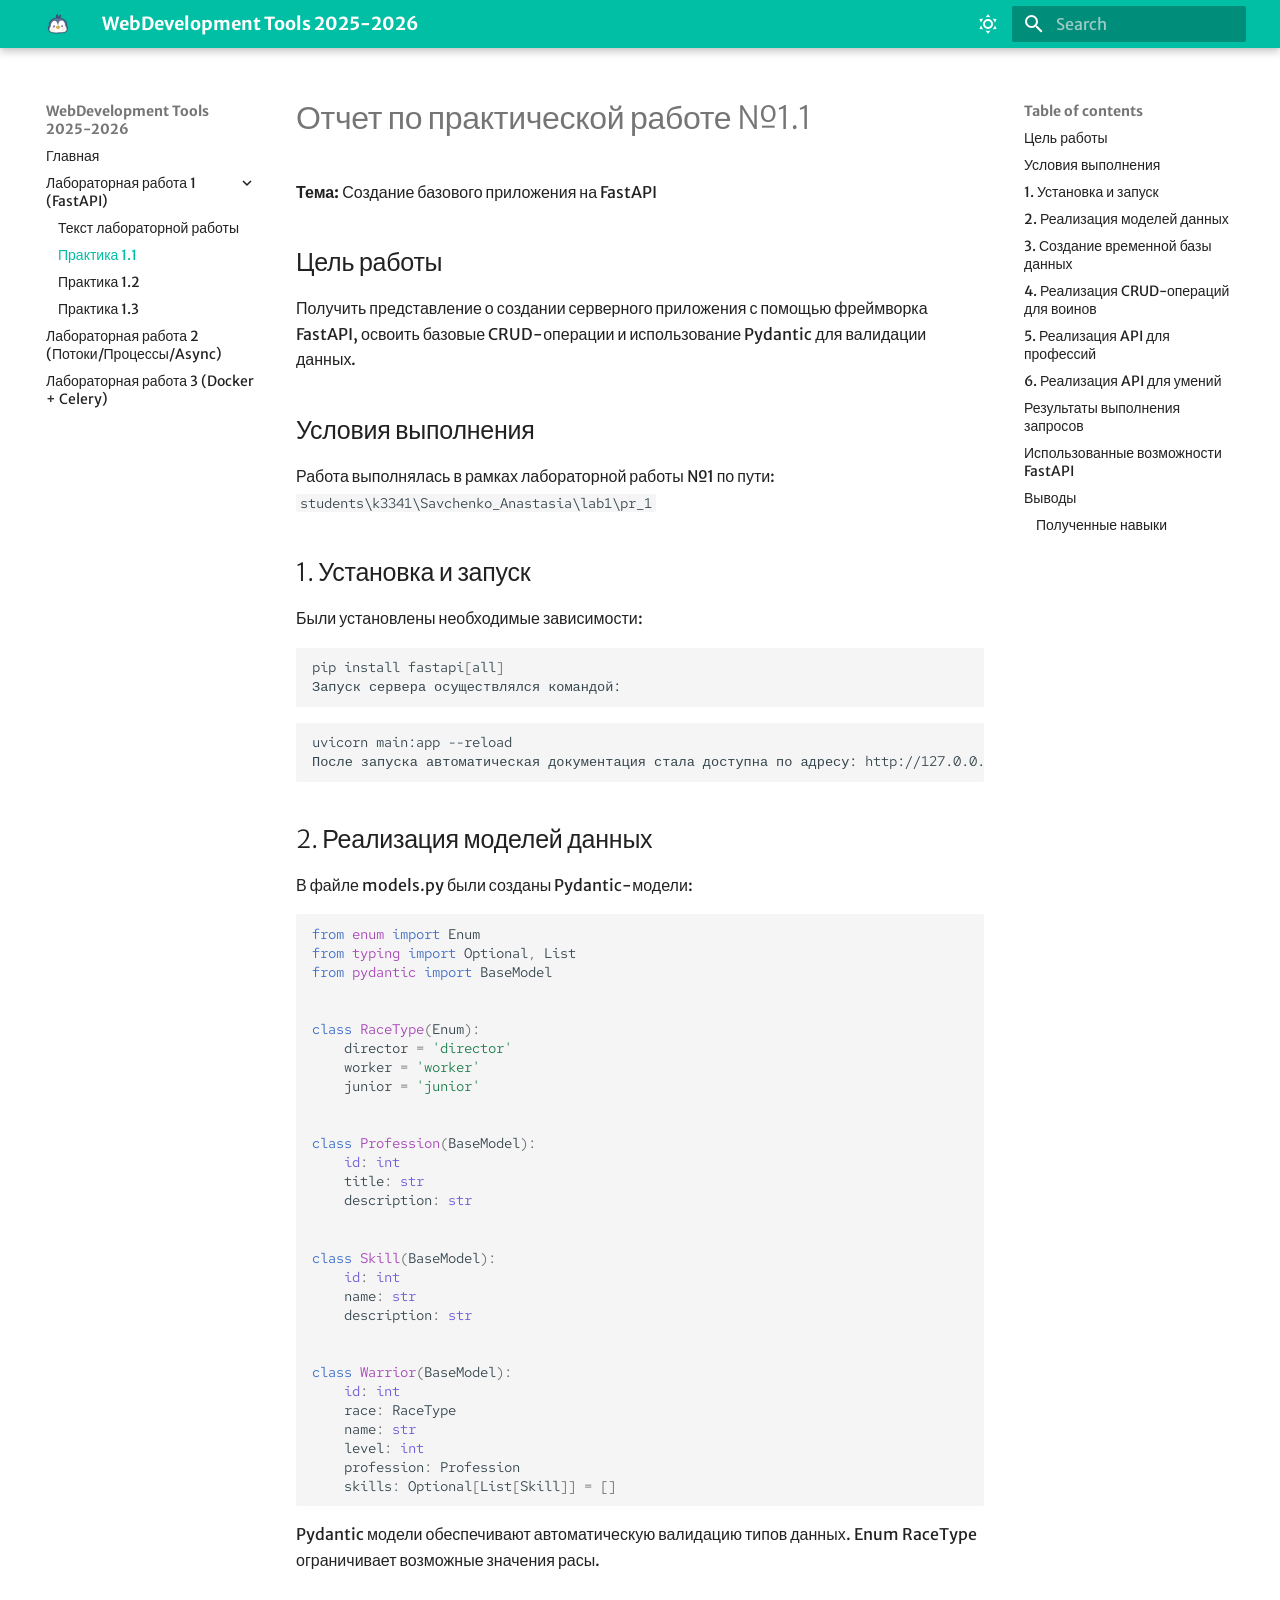
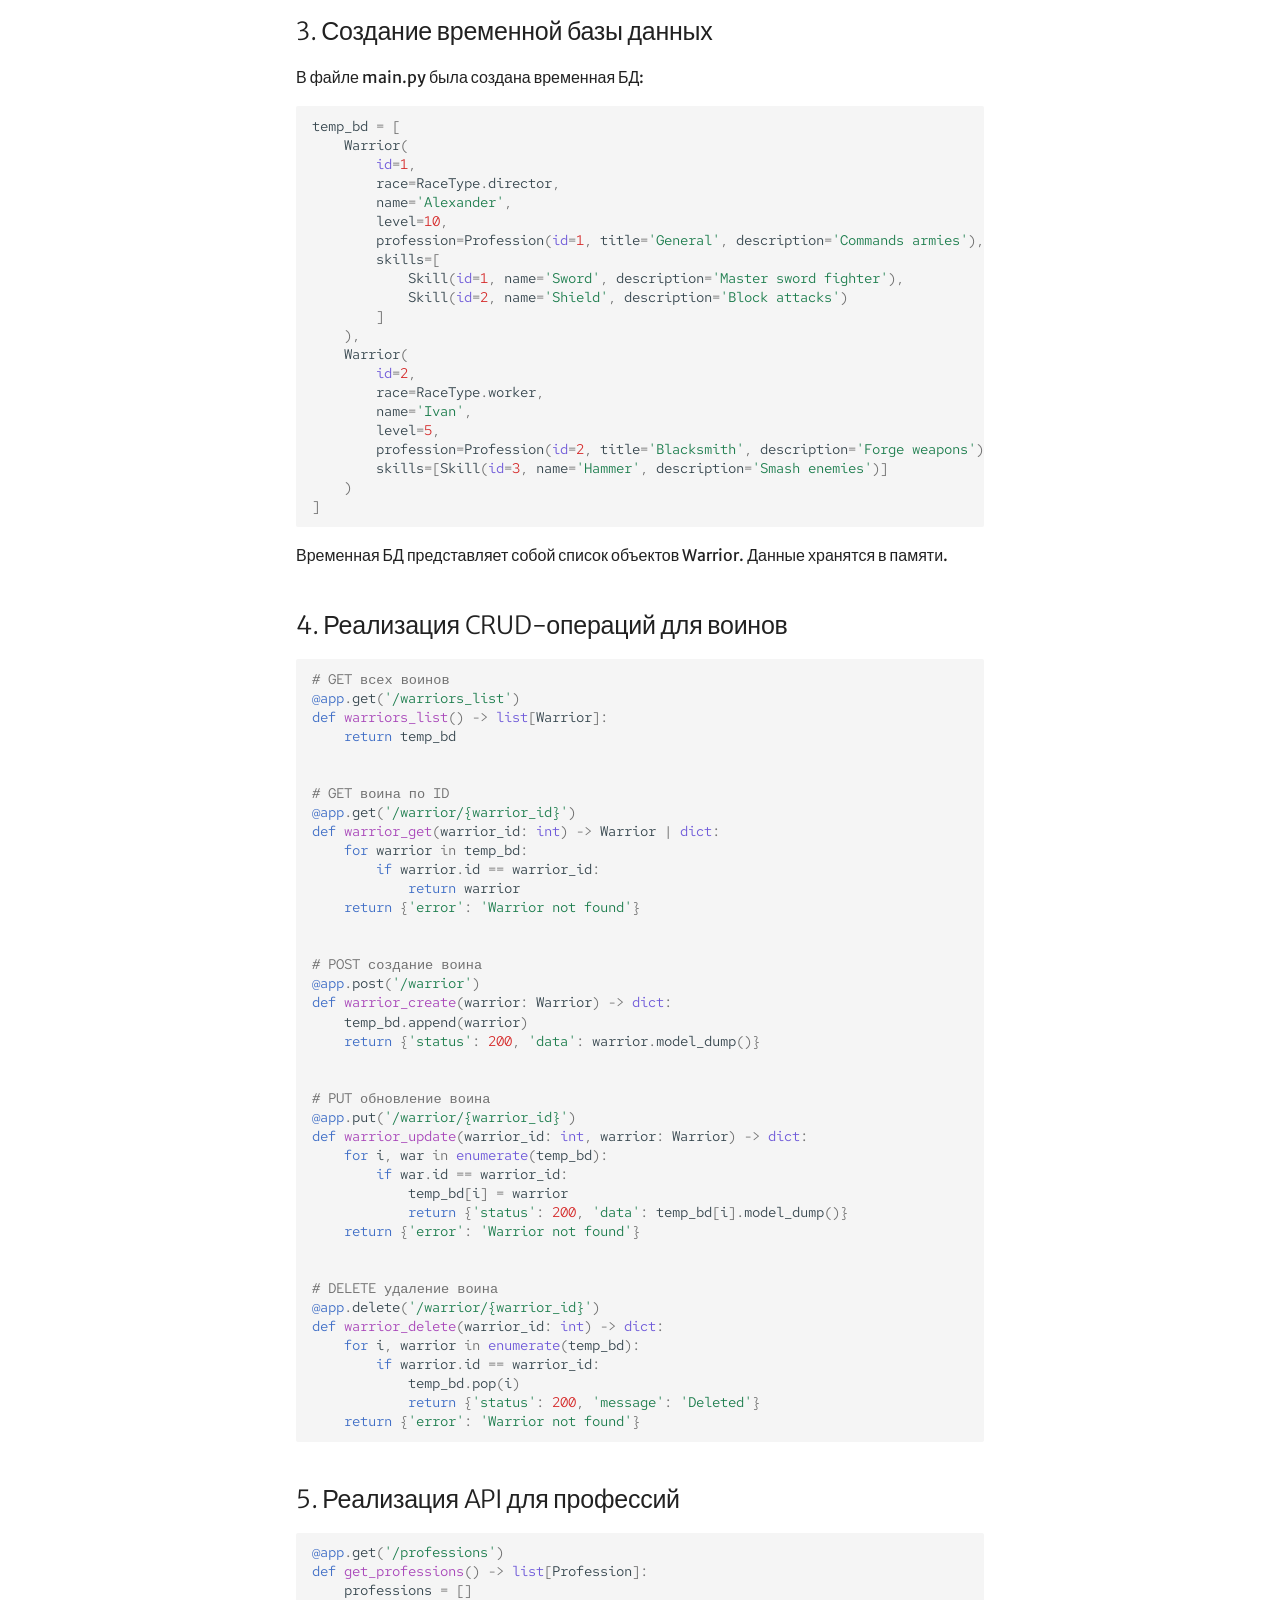
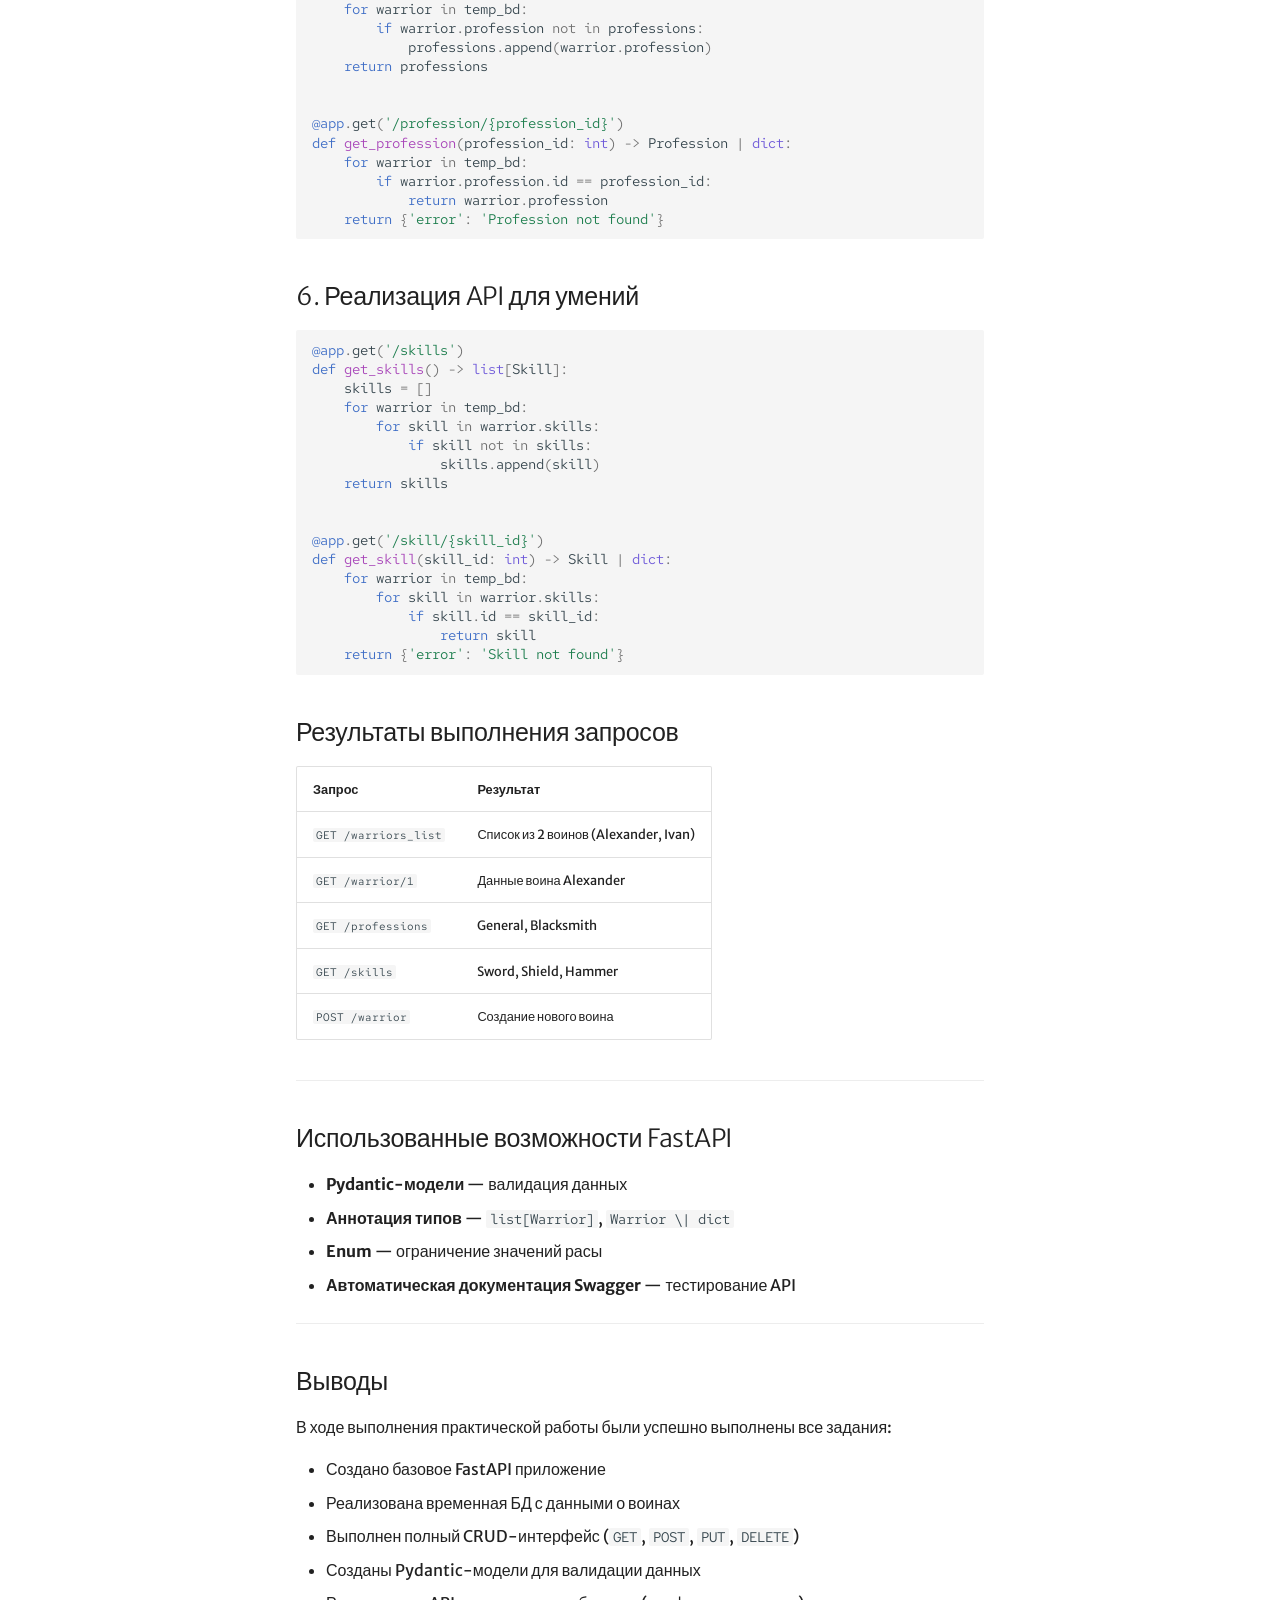
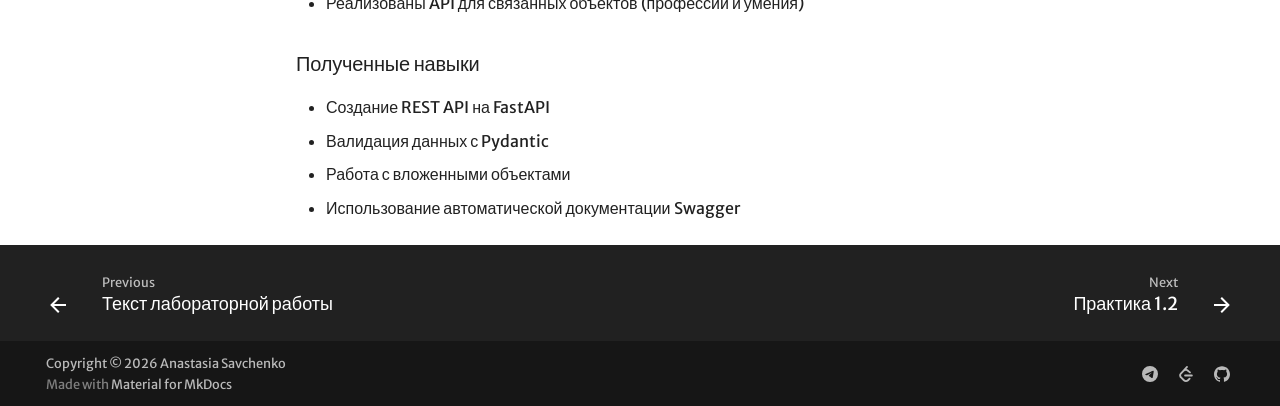
<file: lab1/practice1_1/index.html>
<!doctype html>
<html lang="en" class="no-js">
  <head>
    
      <meta charset="utf-8">
      <meta name="viewport" content="width=device-width,initial-scale=1">
      
      
      
        <link rel="canonical" href="https://gppovrm.github.io/ITMO_ICT_WebDevelopment_tools_2025-2026/lab1/practice1_1/">
      
      
        <link rel="prev" href="../lab1/">
      
      
        <link rel="next" href="../practice1_2/">
      
      
        
      
      
      <link rel="icon" href="../../assets/penguin.ico">
      <meta name="generator" content="mkdocs-1.6.1, mkdocs-material-9.7.0">
    
    
      
        <title>Практика 1.1 - WebDevelopment Tools 2025-2026</title>
      
    
    
      <link rel="stylesheet" href="../../assets/stylesheets/main.618322db.min.css">
      
        
        <link rel="stylesheet" href="../../assets/stylesheets/palette.ab4e12ef.min.css">
      
      


    
    
      
    
    
      
        
        
        <link rel="preconnect" href="https://fonts.gstatic.com" crossorigin>
        <link rel="stylesheet" href="https://fonts.googleapis.com/css?family=Merriweather+Sans:300,300i,400,400i,700,700i%7CRed+Hat+Mono:400,400i,700,700i&display=fallback">
        <style>:root{--md-text-font:"Merriweather Sans";--md-code-font:"Red Hat Mono"}</style>
      
    
    
      <link rel="stylesheet" href="../../stylesheets/extra.css">
    
    <script>__md_scope=new URL("../..",location),__md_hash=e=>[...e].reduce(((e,_)=>(e<<5)-e+_.charCodeAt(0)),0),__md_get=(e,_=localStorage,t=__md_scope)=>JSON.parse(_.getItem(t.pathname+"."+e)),__md_set=(e,_,t=localStorage,a=__md_scope)=>{try{t.setItem(a.pathname+"."+e,JSON.stringify(_))}catch(e){}}</script>
    
      

    
    
  </head>
  
  
    
    
      
    
    
    
    
    <body dir="ltr" data-md-color-scheme="default" data-md-color-primary="custom" data-md-color-accent="deep-orange">
  
    
    <input class="md-toggle" data-md-toggle="drawer" type="checkbox" id="__drawer" autocomplete="off">
    <input class="md-toggle" data-md-toggle="search" type="checkbox" id="__search" autocomplete="off">
    <label class="md-overlay" for="__drawer"></label>
    <div data-md-component="skip">
      
        
        <a href="#no11" class="md-skip">
          Skip to content
        </a>
      
    </div>
    <div data-md-component="announce">
      
    </div>
    
    
      

  

<header class="md-header md-header--shadow" data-md-component="header">
  <nav class="md-header__inner md-grid" aria-label="Header">
    <a href="../.." title="WebDevelopment Tools 2025-2026" class="md-header__button md-logo" aria-label="WebDevelopment Tools 2025-2026" data-md-component="logo">
      
  <img src="../../assets/penguin.png" alt="logo">

    </a>
    <label class="md-header__button md-icon" for="__drawer">
      
      <svg xmlns="http://www.w3.org/2000/svg" viewBox="0 0 24 24"><path d="M3 6h18v2H3zm0 5h18v2H3zm0 5h18v2H3z"/></svg>
    </label>
    <div class="md-header__title" data-md-component="header-title">
      <div class="md-header__ellipsis">
        <div class="md-header__topic">
          <span class="md-ellipsis">
            WebDevelopment Tools 2025-2026
          </span>
        </div>
        <div class="md-header__topic" data-md-component="header-topic">
          <span class="md-ellipsis">
            
              Практика 1.1
            
          </span>
        </div>
      </div>
    </div>
    
      
        <form class="md-header__option" data-md-component="palette">
  
    
    
    
    <input class="md-option" data-md-color-media="(prefers-color-scheme: light)" data-md-color-scheme="default" data-md-color-primary="custom" data-md-color-accent="deep-orange"  aria-label="Switch to dark mode"  type="radio" name="__palette" id="__palette_0">
    
      <label class="md-header__button md-icon" title="Switch to dark mode" for="__palette_1" hidden>
        <svg xmlns="http://www.w3.org/2000/svg" viewBox="0 0 24 24"><path d="M12 7a5 5 0 0 1 5 5 5 5 0 0 1-5 5 5 5 0 0 1-5-5 5 5 0 0 1 5-5m0 2a3 3 0 0 0-3 3 3 3 0 0 0 3 3 3 3 0 0 0 3-3 3 3 0 0 0-3-3m0-7 2.39 3.42C13.65 5.15 12.84 5 12 5s-1.65.15-2.39.42zM3.34 7l4.16-.35A7.2 7.2 0 0 0 5.94 8.5c-.44.74-.69 1.5-.83 2.29zm.02 10 1.76-3.77a7.131 7.131 0 0 0 2.38 4.14zM20.65 7l-1.77 3.79a7.02 7.02 0 0 0-2.38-4.15zm-.01 10-4.14.36c.59-.51 1.12-1.14 1.54-1.86.42-.73.69-1.5.83-2.29zM12 22l-2.41-3.44c.74.27 1.55.44 2.41.44.82 0 1.63-.17 2.37-.44z"/></svg>
      </label>
    
  
    
    
    
    <input class="md-option" data-md-color-media="(prefers-color-scheme: dark)" data-md-color-scheme="slate" data-md-color-primary="custom" data-md-color-accent="deep-orange"  aria-label="Switch to light mode"  type="radio" name="__palette" id="__palette_1">
    
      <label class="md-header__button md-icon" title="Switch to light mode" for="__palette_0" hidden>
        <svg xmlns="http://www.w3.org/2000/svg" viewBox="0 0 24 24"><path d="m17.75 4.09-2.53 1.94.91 3.06-2.63-1.81-2.63 1.81.91-3.06-2.53-1.94L12.44 4l1.06-3 1.06 3zm3.5 6.91-1.64 1.25.59 1.98-1.7-1.17-1.7 1.17.59-1.98L15.75 11l2.06-.05L18.5 9l.69 1.95zm-2.28 4.95c.83-.08 1.72 1.1 1.19 1.85-.32.45-.66.87-1.08 1.27C15.17 23 8.84 23 4.94 19.07c-3.91-3.9-3.91-10.24 0-14.14.4-.4.82-.76 1.27-1.08.75-.53 1.93.36 1.85 1.19-.27 2.86.69 5.83 2.89 8.02a9.96 9.96 0 0 0 8.02 2.89m-1.64 2.02a12.08 12.08 0 0 1-7.8-3.47c-2.17-2.19-3.33-5-3.49-7.82-2.81 3.14-2.7 7.96.31 10.98 3.02 3.01 7.84 3.12 10.98.31"/></svg>
      </label>
    
  
</form>
      
    
    
      <script>var palette=__md_get("__palette");if(palette&&palette.color){if("(prefers-color-scheme)"===palette.color.media){var media=matchMedia("(prefers-color-scheme: light)"),input=document.querySelector(media.matches?"[data-md-color-media='(prefers-color-scheme: light)']":"[data-md-color-media='(prefers-color-scheme: dark)']");palette.color.media=input.getAttribute("data-md-color-media"),palette.color.scheme=input.getAttribute("data-md-color-scheme"),palette.color.primary=input.getAttribute("data-md-color-primary"),palette.color.accent=input.getAttribute("data-md-color-accent")}for(var[key,value]of Object.entries(palette.color))document.body.setAttribute("data-md-color-"+key,value)}</script>
    
    
    
      
      
        <label class="md-header__button md-icon" for="__search">
          
          <svg xmlns="http://www.w3.org/2000/svg" viewBox="0 0 24 24"><path d="M9.5 3A6.5 6.5 0 0 1 16 9.5c0 1.61-.59 3.09-1.56 4.23l.27.27h.79l5 5-1.5 1.5-5-5v-.79l-.27-.27A6.52 6.52 0 0 1 9.5 16 6.5 6.5 0 0 1 3 9.5 6.5 6.5 0 0 1 9.5 3m0 2C7 5 5 7 5 9.5S7 14 9.5 14 14 12 14 9.5 12 5 9.5 5"/></svg>
        </label>
        <div class="md-search" data-md-component="search" role="dialog">
  <label class="md-search__overlay" for="__search"></label>
  <div class="md-search__inner" role="search">
    <form class="md-search__form" name="search">
      <input type="text" class="md-search__input" name="query" aria-label="Search" placeholder="Search" autocapitalize="off" autocorrect="off" autocomplete="off" spellcheck="false" data-md-component="search-query" required>
      <label class="md-search__icon md-icon" for="__search">
        
        <svg xmlns="http://www.w3.org/2000/svg" viewBox="0 0 24 24"><path d="M9.5 3A6.5 6.5 0 0 1 16 9.5c0 1.61-.59 3.09-1.56 4.23l.27.27h.79l5 5-1.5 1.5-5-5v-.79l-.27-.27A6.52 6.52 0 0 1 9.5 16 6.5 6.5 0 0 1 3 9.5 6.5 6.5 0 0 1 9.5 3m0 2C7 5 5 7 5 9.5S7 14 9.5 14 14 12 14 9.5 12 5 9.5 5"/></svg>
        
        <svg xmlns="http://www.w3.org/2000/svg" viewBox="0 0 24 24"><path d="M20 11v2H8l5.5 5.5-1.42 1.42L4.16 12l7.92-7.92L13.5 5.5 8 11z"/></svg>
      </label>
      <nav class="md-search__options" aria-label="Search">
        
        <button type="reset" class="md-search__icon md-icon" title="Clear" aria-label="Clear" tabindex="-1">
          
          <svg xmlns="http://www.w3.org/2000/svg" viewBox="0 0 24 24"><path d="M19 6.41 17.59 5 12 10.59 6.41 5 5 6.41 10.59 12 5 17.59 6.41 19 12 13.41 17.59 19 19 17.59 13.41 12z"/></svg>
        </button>
      </nav>
      
    </form>
    <div class="md-search__output">
      <div class="md-search__scrollwrap" tabindex="0" data-md-scrollfix>
        <div class="md-search-result" data-md-component="search-result">
          <div class="md-search-result__meta">
            Initializing search
          </div>
          <ol class="md-search-result__list" role="presentation"></ol>
        </div>
      </div>
    </div>
  </div>
</div>
      
    
    
  </nav>
  
</header>
    
    <div class="md-container" data-md-component="container">
      
      
        
          
        
      
      <main class="md-main" data-md-component="main">
        <div class="md-main__inner md-grid">
          
            
              
              <div class="md-sidebar md-sidebar--primary" data-md-component="sidebar" data-md-type="navigation" >
                <div class="md-sidebar__scrollwrap">
                  <div class="md-sidebar__inner">
                    



<nav class="md-nav md-nav--primary" aria-label="Navigation" data-md-level="0">
  <label class="md-nav__title" for="__drawer">
    <a href="../.." title="WebDevelopment Tools 2025-2026" class="md-nav__button md-logo" aria-label="WebDevelopment Tools 2025-2026" data-md-component="logo">
      
  <img src="../../assets/penguin.png" alt="logo">

    </a>
    WebDevelopment Tools 2025-2026
  </label>
  
  <ul class="md-nav__list" data-md-scrollfix>
    
      
      
  
  
  
  
    <li class="md-nav__item">
      <a href="../.." class="md-nav__link">
        
  
  
  <span class="md-ellipsis">
    
  
    Главная
  

    
  </span>
  
  

      </a>
    </li>
  

    
      
      
  
  
    
  
  
  
    
    
    
    
    
    <li class="md-nav__item md-nav__item--active md-nav__item--nested">
      
        
        
        <input class="md-nav__toggle md-toggle " type="checkbox" id="__nav_2" checked>
        
          
          <label class="md-nav__link" for="__nav_2" id="__nav_2_label" tabindex="0">
            
  
  
  <span class="md-ellipsis">
    
  
    Лабораторная работа 1 (FastAPI)
  

    
  </span>
  
  

            <span class="md-nav__icon md-icon"></span>
          </label>
        
        <nav class="md-nav" data-md-level="1" aria-labelledby="__nav_2_label" aria-expanded="true">
          <label class="md-nav__title" for="__nav_2">
            <span class="md-nav__icon md-icon"></span>
            
  
    Лабораторная работа 1 (FastAPI)
  

          </label>
          <ul class="md-nav__list" data-md-scrollfix>
            
              
                
  
  
  
  
    <li class="md-nav__item">
      <a href="../lab1/" class="md-nav__link">
        
  
  
  <span class="md-ellipsis">
    
  
    Текст лабораторной работы
  

    
  </span>
  
  

      </a>
    </li>
  

              
            
              
                
  
  
    
  
  
  
    <li class="md-nav__item md-nav__item--active">
      
      <input class="md-nav__toggle md-toggle" type="checkbox" id="__toc">
      
      
        
      
      
        <label class="md-nav__link md-nav__link--active" for="__toc">
          
  
  
  <span class="md-ellipsis">
    
  
    Практика 1.1
  

    
  </span>
  
  

          <span class="md-nav__icon md-icon"></span>
        </label>
      
      <a href="./" class="md-nav__link md-nav__link--active">
        
  
  
  <span class="md-ellipsis">
    
  
    Практика 1.1
  

    
  </span>
  
  

      </a>
      
        

<nav class="md-nav md-nav--secondary" aria-label="Table of contents">
  
  
  
    
  
  
    <label class="md-nav__title" for="__toc">
      <span class="md-nav__icon md-icon"></span>
      Table of contents
    </label>
    <ul class="md-nav__list" data-md-component="toc" data-md-scrollfix>
      
        <li class="md-nav__item">
  <a href="#_1" class="md-nav__link">
    <span class="md-ellipsis">
      
        Цель работы
      
    </span>
  </a>
  
</li>
      
        <li class="md-nav__item">
  <a href="#_2" class="md-nav__link">
    <span class="md-ellipsis">
      
        Условия выполнения
      
    </span>
  </a>
  
</li>
      
        <li class="md-nav__item">
  <a href="#1" class="md-nav__link">
    <span class="md-ellipsis">
      
        1. Установка и запуск
      
    </span>
  </a>
  
</li>
      
        <li class="md-nav__item">
  <a href="#2" class="md-nav__link">
    <span class="md-ellipsis">
      
        2. Реализация моделей данных
      
    </span>
  </a>
  
</li>
      
        <li class="md-nav__item">
  <a href="#3" class="md-nav__link">
    <span class="md-ellipsis">
      
        3. Создание временной базы данных
      
    </span>
  </a>
  
</li>
      
        <li class="md-nav__item">
  <a href="#4-crud-" class="md-nav__link">
    <span class="md-ellipsis">
      
        4. Реализация CRUD-операций для воинов
      
    </span>
  </a>
  
</li>
      
        <li class="md-nav__item">
  <a href="#5-api" class="md-nav__link">
    <span class="md-ellipsis">
      
        5. Реализация API для профессий
      
    </span>
  </a>
  
</li>
      
        <li class="md-nav__item">
  <a href="#6-api" class="md-nav__link">
    <span class="md-ellipsis">
      
        6. Реализация API для умений
      
    </span>
  </a>
  
</li>
      
        <li class="md-nav__item">
  <a href="#_3" class="md-nav__link">
    <span class="md-ellipsis">
      
        Результаты выполнения запросов
      
    </span>
  </a>
  
</li>
      
        <li class="md-nav__item">
  <a href="#fastapi" class="md-nav__link">
    <span class="md-ellipsis">
      
        Использованные возможности FastAPI
      
    </span>
  </a>
  
</li>
      
        <li class="md-nav__item">
  <a href="#_4" class="md-nav__link">
    <span class="md-ellipsis">
      
        Выводы
      
    </span>
  </a>
  
    <nav class="md-nav" aria-label="Выводы">
      <ul class="md-nav__list">
        
          <li class="md-nav__item">
  <a href="#_5" class="md-nav__link">
    <span class="md-ellipsis">
      
        Полученные навыки
      
    </span>
  </a>
  
</li>
        
      </ul>
    </nav>
  
</li>
      
    </ul>
  
</nav>
      
    </li>
  

              
            
              
                
  
  
  
  
    <li class="md-nav__item">
      <a href="../practice1_2/" class="md-nav__link">
        
  
  
  <span class="md-ellipsis">
    
  
    Практика 1.2
  

    
  </span>
  
  

      </a>
    </li>
  

              
            
              
                
  
  
  
  
    <li class="md-nav__item">
      <a href="../practice1_3/" class="md-nav__link">
        
  
  
  <span class="md-ellipsis">
    
  
    Практика 1.3
  

    
  </span>
  
  

      </a>
    </li>
  

              
            
          </ul>
        </nav>
      
    </li>
  

    
      
      
  
  
  
  
    <li class="md-nav__item">
      <a href="../../lab2/lab2/" class="md-nav__link">
        
  
  
  <span class="md-ellipsis">
    
  
    Лабораторная работа 2 (Потоки/Процессы/Async)
  

    
  </span>
  
  

      </a>
    </li>
  

    
      
      
  
  
  
  
    <li class="md-nav__item">
      <a href="../../lab3/lab3/" class="md-nav__link">
        
  
  
  <span class="md-ellipsis">
    
  
    Лабораторная работа 3 (Docker + Celery)
  

    
  </span>
  
  

      </a>
    </li>
  

    
  </ul>
</nav>
                  </div>
                </div>
              </div>
            
            
              
              <div class="md-sidebar md-sidebar--secondary" data-md-component="sidebar" data-md-type="toc" >
                <div class="md-sidebar__scrollwrap">
                  <div class="md-sidebar__inner">
                    

<nav class="md-nav md-nav--secondary" aria-label="Table of contents">
  
  
  
    
  
  
    <label class="md-nav__title" for="__toc">
      <span class="md-nav__icon md-icon"></span>
      Table of contents
    </label>
    <ul class="md-nav__list" data-md-component="toc" data-md-scrollfix>
      
        <li class="md-nav__item">
  <a href="#_1" class="md-nav__link">
    <span class="md-ellipsis">
      
        Цель работы
      
    </span>
  </a>
  
</li>
      
        <li class="md-nav__item">
  <a href="#_2" class="md-nav__link">
    <span class="md-ellipsis">
      
        Условия выполнения
      
    </span>
  </a>
  
</li>
      
        <li class="md-nav__item">
  <a href="#1" class="md-nav__link">
    <span class="md-ellipsis">
      
        1. Установка и запуск
      
    </span>
  </a>
  
</li>
      
        <li class="md-nav__item">
  <a href="#2" class="md-nav__link">
    <span class="md-ellipsis">
      
        2. Реализация моделей данных
      
    </span>
  </a>
  
</li>
      
        <li class="md-nav__item">
  <a href="#3" class="md-nav__link">
    <span class="md-ellipsis">
      
        3. Создание временной базы данных
      
    </span>
  </a>
  
</li>
      
        <li class="md-nav__item">
  <a href="#4-crud-" class="md-nav__link">
    <span class="md-ellipsis">
      
        4. Реализация CRUD-операций для воинов
      
    </span>
  </a>
  
</li>
      
        <li class="md-nav__item">
  <a href="#5-api" class="md-nav__link">
    <span class="md-ellipsis">
      
        5. Реализация API для профессий
      
    </span>
  </a>
  
</li>
      
        <li class="md-nav__item">
  <a href="#6-api" class="md-nav__link">
    <span class="md-ellipsis">
      
        6. Реализация API для умений
      
    </span>
  </a>
  
</li>
      
        <li class="md-nav__item">
  <a href="#_3" class="md-nav__link">
    <span class="md-ellipsis">
      
        Результаты выполнения запросов
      
    </span>
  </a>
  
</li>
      
        <li class="md-nav__item">
  <a href="#fastapi" class="md-nav__link">
    <span class="md-ellipsis">
      
        Использованные возможности FastAPI
      
    </span>
  </a>
  
</li>
      
        <li class="md-nav__item">
  <a href="#_4" class="md-nav__link">
    <span class="md-ellipsis">
      
        Выводы
      
    </span>
  </a>
  
    <nav class="md-nav" aria-label="Выводы">
      <ul class="md-nav__list">
        
          <li class="md-nav__item">
  <a href="#_5" class="md-nav__link">
    <span class="md-ellipsis">
      
        Полученные навыки
      
    </span>
  </a>
  
</li>
        
      </ul>
    </nav>
  
</li>
      
    </ul>
  
</nav>
                  </div>
                </div>
              </div>
            
          
          
            <div class="md-content" data-md-component="content">
              
              <article class="md-content__inner md-typeset">
                
                  



<h1 id="no11">Отчет по практической работе №1.1</h1>
<p><strong>Тема:</strong> Создание базового приложения на FastAPI</p>
<h2 id="_1">Цель работы</h2>
<p>Получить представление о создании серверного приложения с помощью фреймворка FastAPI, освоить базовые CRUD-операции и
использование Pydantic для валидации данных.</p>
<h2 id="_2">Условия выполнения</h2>
<p>Работа выполнялась в рамках лабораторной работы №1 по пути: <code>students\k3341\Savchenko_Anastasia\lab1\pr_1</code></p>
<h2 id="1">1. Установка и запуск</h2>
<p>Были установлены необходимые зависимости:</p>
<div class="language-bash highlight"><pre><span></span><code><span id="__span-0-1"><a id="__codelineno-0-1" name="__codelineno-0-1" href="#__codelineno-0-1"></a>pip<span class="w"> </span>install<span class="w"> </span>fastapi<span class="o">[</span>all<span class="o">]</span>
</span><span id="__span-0-2"><a id="__codelineno-0-2" name="__codelineno-0-2" href="#__codelineno-0-2"></a>Запуск<span class="w"> </span>сервера<span class="w"> </span>осуществлялся<span class="w"> </span>командой:
</span></code></pre></div>
<div class="language-bash highlight"><pre><span></span><code><span id="__span-1-1"><a id="__codelineno-1-1" name="__codelineno-1-1" href="#__codelineno-1-1"></a>uvicorn<span class="w"> </span>main:app<span class="w"> </span>--reload
</span><span id="__span-1-2"><a id="__codelineno-1-2" name="__codelineno-1-2" href="#__codelineno-1-2"></a>После<span class="w"> </span>запуска<span class="w"> </span>автоматическая<span class="w"> </span>документация<span class="w"> </span>стала<span class="w"> </span>доступна<span class="w"> </span>по<span class="w"> </span>адресу:<span class="w"> </span>http://127.0.0.1:8000/docs
</span></code></pre></div>
<h2 id="2">2. Реализация моделей данных</h2>
<p>В файле models.py были созданы Pydantic-модели:</p>
<div class="language-python highlight"><pre><span></span><code><span id="__span-2-1"><a id="__codelineno-2-1" name="__codelineno-2-1" href="#__codelineno-2-1"></a><span class="kn">from</span><span class="w"> </span><span class="nn">enum</span><span class="w"> </span><span class="kn">import</span> <span class="n">Enum</span>
</span><span id="__span-2-2"><a id="__codelineno-2-2" name="__codelineno-2-2" href="#__codelineno-2-2"></a><span class="kn">from</span><span class="w"> </span><span class="nn">typing</span><span class="w"> </span><span class="kn">import</span> <span class="n">Optional</span><span class="p">,</span> <span class="n">List</span>
</span><span id="__span-2-3"><a id="__codelineno-2-3" name="__codelineno-2-3" href="#__codelineno-2-3"></a><span class="kn">from</span><span class="w"> </span><span class="nn">pydantic</span><span class="w"> </span><span class="kn">import</span> <span class="n">BaseModel</span>
</span><span id="__span-2-4"><a id="__codelineno-2-4" name="__codelineno-2-4" href="#__codelineno-2-4"></a>
</span><span id="__span-2-5"><a id="__codelineno-2-5" name="__codelineno-2-5" href="#__codelineno-2-5"></a>
</span><span id="__span-2-6"><a id="__codelineno-2-6" name="__codelineno-2-6" href="#__codelineno-2-6"></a><span class="k">class</span><span class="w"> </span><span class="nc">RaceType</span><span class="p">(</span><span class="n">Enum</span><span class="p">):</span>
</span><span id="__span-2-7"><a id="__codelineno-2-7" name="__codelineno-2-7" href="#__codelineno-2-7"></a>    <span class="n">director</span> <span class="o">=</span> <span class="s1">&#39;director&#39;</span>
</span><span id="__span-2-8"><a id="__codelineno-2-8" name="__codelineno-2-8" href="#__codelineno-2-8"></a>    <span class="n">worker</span> <span class="o">=</span> <span class="s1">&#39;worker&#39;</span>
</span><span id="__span-2-9"><a id="__codelineno-2-9" name="__codelineno-2-9" href="#__codelineno-2-9"></a>    <span class="n">junior</span> <span class="o">=</span> <span class="s1">&#39;junior&#39;</span>
</span><span id="__span-2-10"><a id="__codelineno-2-10" name="__codelineno-2-10" href="#__codelineno-2-10"></a>
</span><span id="__span-2-11"><a id="__codelineno-2-11" name="__codelineno-2-11" href="#__codelineno-2-11"></a>
</span><span id="__span-2-12"><a id="__codelineno-2-12" name="__codelineno-2-12" href="#__codelineno-2-12"></a><span class="k">class</span><span class="w"> </span><span class="nc">Profession</span><span class="p">(</span><span class="n">BaseModel</span><span class="p">):</span>
</span><span id="__span-2-13"><a id="__codelineno-2-13" name="__codelineno-2-13" href="#__codelineno-2-13"></a>    <span class="nb">id</span><span class="p">:</span> <span class="nb">int</span>
</span><span id="__span-2-14"><a id="__codelineno-2-14" name="__codelineno-2-14" href="#__codelineno-2-14"></a>    <span class="n">title</span><span class="p">:</span> <span class="nb">str</span>
</span><span id="__span-2-15"><a id="__codelineno-2-15" name="__codelineno-2-15" href="#__codelineno-2-15"></a>    <span class="n">description</span><span class="p">:</span> <span class="nb">str</span>
</span><span id="__span-2-16"><a id="__codelineno-2-16" name="__codelineno-2-16" href="#__codelineno-2-16"></a>
</span><span id="__span-2-17"><a id="__codelineno-2-17" name="__codelineno-2-17" href="#__codelineno-2-17"></a>
</span><span id="__span-2-18"><a id="__codelineno-2-18" name="__codelineno-2-18" href="#__codelineno-2-18"></a><span class="k">class</span><span class="w"> </span><span class="nc">Skill</span><span class="p">(</span><span class="n">BaseModel</span><span class="p">):</span>
</span><span id="__span-2-19"><a id="__codelineno-2-19" name="__codelineno-2-19" href="#__codelineno-2-19"></a>    <span class="nb">id</span><span class="p">:</span> <span class="nb">int</span>
</span><span id="__span-2-20"><a id="__codelineno-2-20" name="__codelineno-2-20" href="#__codelineno-2-20"></a>    <span class="n">name</span><span class="p">:</span> <span class="nb">str</span>
</span><span id="__span-2-21"><a id="__codelineno-2-21" name="__codelineno-2-21" href="#__codelineno-2-21"></a>    <span class="n">description</span><span class="p">:</span> <span class="nb">str</span>
</span><span id="__span-2-22"><a id="__codelineno-2-22" name="__codelineno-2-22" href="#__codelineno-2-22"></a>
</span><span id="__span-2-23"><a id="__codelineno-2-23" name="__codelineno-2-23" href="#__codelineno-2-23"></a>
</span><span id="__span-2-24"><a id="__codelineno-2-24" name="__codelineno-2-24" href="#__codelineno-2-24"></a><span class="k">class</span><span class="w"> </span><span class="nc">Warrior</span><span class="p">(</span><span class="n">BaseModel</span><span class="p">):</span>
</span><span id="__span-2-25"><a id="__codelineno-2-25" name="__codelineno-2-25" href="#__codelineno-2-25"></a>    <span class="nb">id</span><span class="p">:</span> <span class="nb">int</span>
</span><span id="__span-2-26"><a id="__codelineno-2-26" name="__codelineno-2-26" href="#__codelineno-2-26"></a>    <span class="n">race</span><span class="p">:</span> <span class="n">RaceType</span>
</span><span id="__span-2-27"><a id="__codelineno-2-27" name="__codelineno-2-27" href="#__codelineno-2-27"></a>    <span class="n">name</span><span class="p">:</span> <span class="nb">str</span>
</span><span id="__span-2-28"><a id="__codelineno-2-28" name="__codelineno-2-28" href="#__codelineno-2-28"></a>    <span class="n">level</span><span class="p">:</span> <span class="nb">int</span>
</span><span id="__span-2-29"><a id="__codelineno-2-29" name="__codelineno-2-29" href="#__codelineno-2-29"></a>    <span class="n">profession</span><span class="p">:</span> <span class="n">Profession</span>
</span><span id="__span-2-30"><a id="__codelineno-2-30" name="__codelineno-2-30" href="#__codelineno-2-30"></a>    <span class="n">skills</span><span class="p">:</span> <span class="n">Optional</span><span class="p">[</span><span class="n">List</span><span class="p">[</span><span class="n">Skill</span><span class="p">]]</span> <span class="o">=</span> <span class="p">[]</span>
</span></code></pre></div>
<p>Pydantic модели обеспечивают автоматическую валидацию типов данных. Enum RaceType ограничивает возможные значения расы.</p>
<h2 id="3">3. Создание временной базы данных</h2>
<p>В файле main.py была создана временная БД:</p>
<div class="language-python highlight"><pre><span></span><code><span id="__span-3-1"><a id="__codelineno-3-1" name="__codelineno-3-1" href="#__codelineno-3-1"></a><span class="n">temp_bd</span> <span class="o">=</span> <span class="p">[</span>
</span><span id="__span-3-2"><a id="__codelineno-3-2" name="__codelineno-3-2" href="#__codelineno-3-2"></a>    <span class="n">Warrior</span><span class="p">(</span>
</span><span id="__span-3-3"><a id="__codelineno-3-3" name="__codelineno-3-3" href="#__codelineno-3-3"></a>        <span class="nb">id</span><span class="o">=</span><span class="mi">1</span><span class="p">,</span>
</span><span id="__span-3-4"><a id="__codelineno-3-4" name="__codelineno-3-4" href="#__codelineno-3-4"></a>        <span class="n">race</span><span class="o">=</span><span class="n">RaceType</span><span class="o">.</span><span class="n">director</span><span class="p">,</span>
</span><span id="__span-3-5"><a id="__codelineno-3-5" name="__codelineno-3-5" href="#__codelineno-3-5"></a>        <span class="n">name</span><span class="o">=</span><span class="s1">&#39;Alexander&#39;</span><span class="p">,</span>
</span><span id="__span-3-6"><a id="__codelineno-3-6" name="__codelineno-3-6" href="#__codelineno-3-6"></a>        <span class="n">level</span><span class="o">=</span><span class="mi">10</span><span class="p">,</span>
</span><span id="__span-3-7"><a id="__codelineno-3-7" name="__codelineno-3-7" href="#__codelineno-3-7"></a>        <span class="n">profession</span><span class="o">=</span><span class="n">Profession</span><span class="p">(</span><span class="nb">id</span><span class="o">=</span><span class="mi">1</span><span class="p">,</span> <span class="n">title</span><span class="o">=</span><span class="s1">&#39;General&#39;</span><span class="p">,</span> <span class="n">description</span><span class="o">=</span><span class="s1">&#39;Commands armies&#39;</span><span class="p">),</span>
</span><span id="__span-3-8"><a id="__codelineno-3-8" name="__codelineno-3-8" href="#__codelineno-3-8"></a>        <span class="n">skills</span><span class="o">=</span><span class="p">[</span>
</span><span id="__span-3-9"><a id="__codelineno-3-9" name="__codelineno-3-9" href="#__codelineno-3-9"></a>            <span class="n">Skill</span><span class="p">(</span><span class="nb">id</span><span class="o">=</span><span class="mi">1</span><span class="p">,</span> <span class="n">name</span><span class="o">=</span><span class="s1">&#39;Sword&#39;</span><span class="p">,</span> <span class="n">description</span><span class="o">=</span><span class="s1">&#39;Master sword fighter&#39;</span><span class="p">),</span>
</span><span id="__span-3-10"><a id="__codelineno-3-10" name="__codelineno-3-10" href="#__codelineno-3-10"></a>            <span class="n">Skill</span><span class="p">(</span><span class="nb">id</span><span class="o">=</span><span class="mi">2</span><span class="p">,</span> <span class="n">name</span><span class="o">=</span><span class="s1">&#39;Shield&#39;</span><span class="p">,</span> <span class="n">description</span><span class="o">=</span><span class="s1">&#39;Block attacks&#39;</span><span class="p">)</span>
</span><span id="__span-3-11"><a id="__codelineno-3-11" name="__codelineno-3-11" href="#__codelineno-3-11"></a>        <span class="p">]</span>
</span><span id="__span-3-12"><a id="__codelineno-3-12" name="__codelineno-3-12" href="#__codelineno-3-12"></a>    <span class="p">),</span>
</span><span id="__span-3-13"><a id="__codelineno-3-13" name="__codelineno-3-13" href="#__codelineno-3-13"></a>    <span class="n">Warrior</span><span class="p">(</span>
</span><span id="__span-3-14"><a id="__codelineno-3-14" name="__codelineno-3-14" href="#__codelineno-3-14"></a>        <span class="nb">id</span><span class="o">=</span><span class="mi">2</span><span class="p">,</span>
</span><span id="__span-3-15"><a id="__codelineno-3-15" name="__codelineno-3-15" href="#__codelineno-3-15"></a>        <span class="n">race</span><span class="o">=</span><span class="n">RaceType</span><span class="o">.</span><span class="n">worker</span><span class="p">,</span>
</span><span id="__span-3-16"><a id="__codelineno-3-16" name="__codelineno-3-16" href="#__codelineno-3-16"></a>        <span class="n">name</span><span class="o">=</span><span class="s1">&#39;Ivan&#39;</span><span class="p">,</span>
</span><span id="__span-3-17"><a id="__codelineno-3-17" name="__codelineno-3-17" href="#__codelineno-3-17"></a>        <span class="n">level</span><span class="o">=</span><span class="mi">5</span><span class="p">,</span>
</span><span id="__span-3-18"><a id="__codelineno-3-18" name="__codelineno-3-18" href="#__codelineno-3-18"></a>        <span class="n">profession</span><span class="o">=</span><span class="n">Profession</span><span class="p">(</span><span class="nb">id</span><span class="o">=</span><span class="mi">2</span><span class="p">,</span> <span class="n">title</span><span class="o">=</span><span class="s1">&#39;Blacksmith&#39;</span><span class="p">,</span> <span class="n">description</span><span class="o">=</span><span class="s1">&#39;Forge weapons&#39;</span><span class="p">),</span>
</span><span id="__span-3-19"><a id="__codelineno-3-19" name="__codelineno-3-19" href="#__codelineno-3-19"></a>        <span class="n">skills</span><span class="o">=</span><span class="p">[</span><span class="n">Skill</span><span class="p">(</span><span class="nb">id</span><span class="o">=</span><span class="mi">3</span><span class="p">,</span> <span class="n">name</span><span class="o">=</span><span class="s1">&#39;Hammer&#39;</span><span class="p">,</span> <span class="n">description</span><span class="o">=</span><span class="s1">&#39;Smash enemies&#39;</span><span class="p">)]</span>
</span><span id="__span-3-20"><a id="__codelineno-3-20" name="__codelineno-3-20" href="#__codelineno-3-20"></a>    <span class="p">)</span>
</span><span id="__span-3-21"><a id="__codelineno-3-21" name="__codelineno-3-21" href="#__codelineno-3-21"></a><span class="p">]</span>
</span></code></pre></div>
<p>Временная БД представляет собой список объектов Warrior. Данные хранятся в памяти.</p>
<h2 id="4-crud-">4. Реализация CRUD-операций для воинов</h2>
<div class="language-python highlight"><pre><span></span><code><span id="__span-4-1"><a id="__codelineno-4-1" name="__codelineno-4-1" href="#__codelineno-4-1"></a><span class="c1"># GET всех воинов</span>
</span><span id="__span-4-2"><a id="__codelineno-4-2" name="__codelineno-4-2" href="#__codelineno-4-2"></a><span class="nd">@app</span><span class="o">.</span><span class="n">get</span><span class="p">(</span><span class="s1">&#39;/warriors_list&#39;</span><span class="p">)</span>
</span><span id="__span-4-3"><a id="__codelineno-4-3" name="__codelineno-4-3" href="#__codelineno-4-3"></a><span class="k">def</span><span class="w"> </span><span class="nf">warriors_list</span><span class="p">()</span> <span class="o">-&gt;</span> <span class="nb">list</span><span class="p">[</span><span class="n">Warrior</span><span class="p">]:</span>
</span><span id="__span-4-4"><a id="__codelineno-4-4" name="__codelineno-4-4" href="#__codelineno-4-4"></a>    <span class="k">return</span> <span class="n">temp_bd</span>
</span><span id="__span-4-5"><a id="__codelineno-4-5" name="__codelineno-4-5" href="#__codelineno-4-5"></a>
</span><span id="__span-4-6"><a id="__codelineno-4-6" name="__codelineno-4-6" href="#__codelineno-4-6"></a>
</span><span id="__span-4-7"><a id="__codelineno-4-7" name="__codelineno-4-7" href="#__codelineno-4-7"></a><span class="c1"># GET воина по ID</span>
</span><span id="__span-4-8"><a id="__codelineno-4-8" name="__codelineno-4-8" href="#__codelineno-4-8"></a><span class="nd">@app</span><span class="o">.</span><span class="n">get</span><span class="p">(</span><span class="s1">&#39;/warrior/</span><span class="si">{warrior_id}</span><span class="s1">&#39;</span><span class="p">)</span>
</span><span id="__span-4-9"><a id="__codelineno-4-9" name="__codelineno-4-9" href="#__codelineno-4-9"></a><span class="k">def</span><span class="w"> </span><span class="nf">warrior_get</span><span class="p">(</span><span class="n">warrior_id</span><span class="p">:</span> <span class="nb">int</span><span class="p">)</span> <span class="o">-&gt;</span> <span class="n">Warrior</span> <span class="o">|</span> <span class="nb">dict</span><span class="p">:</span>
</span><span id="__span-4-10"><a id="__codelineno-4-10" name="__codelineno-4-10" href="#__codelineno-4-10"></a>    <span class="k">for</span> <span class="n">warrior</span> <span class="ow">in</span> <span class="n">temp_bd</span><span class="p">:</span>
</span><span id="__span-4-11"><a id="__codelineno-4-11" name="__codelineno-4-11" href="#__codelineno-4-11"></a>        <span class="k">if</span> <span class="n">warrior</span><span class="o">.</span><span class="n">id</span> <span class="o">==</span> <span class="n">warrior_id</span><span class="p">:</span>
</span><span id="__span-4-12"><a id="__codelineno-4-12" name="__codelineno-4-12" href="#__codelineno-4-12"></a>            <span class="k">return</span> <span class="n">warrior</span>
</span><span id="__span-4-13"><a id="__codelineno-4-13" name="__codelineno-4-13" href="#__codelineno-4-13"></a>    <span class="k">return</span> <span class="p">{</span><span class="s1">&#39;error&#39;</span><span class="p">:</span> <span class="s1">&#39;Warrior not found&#39;</span><span class="p">}</span>
</span><span id="__span-4-14"><a id="__codelineno-4-14" name="__codelineno-4-14" href="#__codelineno-4-14"></a>
</span><span id="__span-4-15"><a id="__codelineno-4-15" name="__codelineno-4-15" href="#__codelineno-4-15"></a>
</span><span id="__span-4-16"><a id="__codelineno-4-16" name="__codelineno-4-16" href="#__codelineno-4-16"></a><span class="c1"># POST создание воина</span>
</span><span id="__span-4-17"><a id="__codelineno-4-17" name="__codelineno-4-17" href="#__codelineno-4-17"></a><span class="nd">@app</span><span class="o">.</span><span class="n">post</span><span class="p">(</span><span class="s1">&#39;/warrior&#39;</span><span class="p">)</span>
</span><span id="__span-4-18"><a id="__codelineno-4-18" name="__codelineno-4-18" href="#__codelineno-4-18"></a><span class="k">def</span><span class="w"> </span><span class="nf">warrior_create</span><span class="p">(</span><span class="n">warrior</span><span class="p">:</span> <span class="n">Warrior</span><span class="p">)</span> <span class="o">-&gt;</span> <span class="nb">dict</span><span class="p">:</span>
</span><span id="__span-4-19"><a id="__codelineno-4-19" name="__codelineno-4-19" href="#__codelineno-4-19"></a>    <span class="n">temp_bd</span><span class="o">.</span><span class="n">append</span><span class="p">(</span><span class="n">warrior</span><span class="p">)</span>
</span><span id="__span-4-20"><a id="__codelineno-4-20" name="__codelineno-4-20" href="#__codelineno-4-20"></a>    <span class="k">return</span> <span class="p">{</span><span class="s1">&#39;status&#39;</span><span class="p">:</span> <span class="mi">200</span><span class="p">,</span> <span class="s1">&#39;data&#39;</span><span class="p">:</span> <span class="n">warrior</span><span class="o">.</span><span class="n">model_dump</span><span class="p">()}</span>
</span><span id="__span-4-21"><a id="__codelineno-4-21" name="__codelineno-4-21" href="#__codelineno-4-21"></a>
</span><span id="__span-4-22"><a id="__codelineno-4-22" name="__codelineno-4-22" href="#__codelineno-4-22"></a>
</span><span id="__span-4-23"><a id="__codelineno-4-23" name="__codelineno-4-23" href="#__codelineno-4-23"></a><span class="c1"># PUT обновление воина</span>
</span><span id="__span-4-24"><a id="__codelineno-4-24" name="__codelineno-4-24" href="#__codelineno-4-24"></a><span class="nd">@app</span><span class="o">.</span><span class="n">put</span><span class="p">(</span><span class="s1">&#39;/warrior/</span><span class="si">{warrior_id}</span><span class="s1">&#39;</span><span class="p">)</span>
</span><span id="__span-4-25"><a id="__codelineno-4-25" name="__codelineno-4-25" href="#__codelineno-4-25"></a><span class="k">def</span><span class="w"> </span><span class="nf">warrior_update</span><span class="p">(</span><span class="n">warrior_id</span><span class="p">:</span> <span class="nb">int</span><span class="p">,</span> <span class="n">warrior</span><span class="p">:</span> <span class="n">Warrior</span><span class="p">)</span> <span class="o">-&gt;</span> <span class="nb">dict</span><span class="p">:</span>
</span><span id="__span-4-26"><a id="__codelineno-4-26" name="__codelineno-4-26" href="#__codelineno-4-26"></a>    <span class="k">for</span> <span class="n">i</span><span class="p">,</span> <span class="n">war</span> <span class="ow">in</span> <span class="nb">enumerate</span><span class="p">(</span><span class="n">temp_bd</span><span class="p">):</span>
</span><span id="__span-4-27"><a id="__codelineno-4-27" name="__codelineno-4-27" href="#__codelineno-4-27"></a>        <span class="k">if</span> <span class="n">war</span><span class="o">.</span><span class="n">id</span> <span class="o">==</span> <span class="n">warrior_id</span><span class="p">:</span>
</span><span id="__span-4-28"><a id="__codelineno-4-28" name="__codelineno-4-28" href="#__codelineno-4-28"></a>            <span class="n">temp_bd</span><span class="p">[</span><span class="n">i</span><span class="p">]</span> <span class="o">=</span> <span class="n">warrior</span>
</span><span id="__span-4-29"><a id="__codelineno-4-29" name="__codelineno-4-29" href="#__codelineno-4-29"></a>            <span class="k">return</span> <span class="p">{</span><span class="s1">&#39;status&#39;</span><span class="p">:</span> <span class="mi">200</span><span class="p">,</span> <span class="s1">&#39;data&#39;</span><span class="p">:</span> <span class="n">temp_bd</span><span class="p">[</span><span class="n">i</span><span class="p">]</span><span class="o">.</span><span class="n">model_dump</span><span class="p">()}</span>
</span><span id="__span-4-30"><a id="__codelineno-4-30" name="__codelineno-4-30" href="#__codelineno-4-30"></a>    <span class="k">return</span> <span class="p">{</span><span class="s1">&#39;error&#39;</span><span class="p">:</span> <span class="s1">&#39;Warrior not found&#39;</span><span class="p">}</span>
</span><span id="__span-4-31"><a id="__codelineno-4-31" name="__codelineno-4-31" href="#__codelineno-4-31"></a>
</span><span id="__span-4-32"><a id="__codelineno-4-32" name="__codelineno-4-32" href="#__codelineno-4-32"></a>
</span><span id="__span-4-33"><a id="__codelineno-4-33" name="__codelineno-4-33" href="#__codelineno-4-33"></a><span class="c1"># DELETE удаление воина</span>
</span><span id="__span-4-34"><a id="__codelineno-4-34" name="__codelineno-4-34" href="#__codelineno-4-34"></a><span class="nd">@app</span><span class="o">.</span><span class="n">delete</span><span class="p">(</span><span class="s1">&#39;/warrior/</span><span class="si">{warrior_id}</span><span class="s1">&#39;</span><span class="p">)</span>
</span><span id="__span-4-35"><a id="__codelineno-4-35" name="__codelineno-4-35" href="#__codelineno-4-35"></a><span class="k">def</span><span class="w"> </span><span class="nf">warrior_delete</span><span class="p">(</span><span class="n">warrior_id</span><span class="p">:</span> <span class="nb">int</span><span class="p">)</span> <span class="o">-&gt;</span> <span class="nb">dict</span><span class="p">:</span>
</span><span id="__span-4-36"><a id="__codelineno-4-36" name="__codelineno-4-36" href="#__codelineno-4-36"></a>    <span class="k">for</span> <span class="n">i</span><span class="p">,</span> <span class="n">warrior</span> <span class="ow">in</span> <span class="nb">enumerate</span><span class="p">(</span><span class="n">temp_bd</span><span class="p">):</span>
</span><span id="__span-4-37"><a id="__codelineno-4-37" name="__codelineno-4-37" href="#__codelineno-4-37"></a>        <span class="k">if</span> <span class="n">warrior</span><span class="o">.</span><span class="n">id</span> <span class="o">==</span> <span class="n">warrior_id</span><span class="p">:</span>
</span><span id="__span-4-38"><a id="__codelineno-4-38" name="__codelineno-4-38" href="#__codelineno-4-38"></a>            <span class="n">temp_bd</span><span class="o">.</span><span class="n">pop</span><span class="p">(</span><span class="n">i</span><span class="p">)</span>
</span><span id="__span-4-39"><a id="__codelineno-4-39" name="__codelineno-4-39" href="#__codelineno-4-39"></a>            <span class="k">return</span> <span class="p">{</span><span class="s1">&#39;status&#39;</span><span class="p">:</span> <span class="mi">200</span><span class="p">,</span> <span class="s1">&#39;message&#39;</span><span class="p">:</span> <span class="s1">&#39;Deleted&#39;</span><span class="p">}</span>
</span><span id="__span-4-40"><a id="__codelineno-4-40" name="__codelineno-4-40" href="#__codelineno-4-40"></a>    <span class="k">return</span> <span class="p">{</span><span class="s1">&#39;error&#39;</span><span class="p">:</span> <span class="s1">&#39;Warrior not found&#39;</span><span class="p">}</span>
</span></code></pre></div>
<h2 id="5-api">5. Реализация API для профессий</h2>
<div class="language-python highlight"><pre><span></span><code><span id="__span-5-1"><a id="__codelineno-5-1" name="__codelineno-5-1" href="#__codelineno-5-1"></a><span class="nd">@app</span><span class="o">.</span><span class="n">get</span><span class="p">(</span><span class="s1">&#39;/professions&#39;</span><span class="p">)</span>
</span><span id="__span-5-2"><a id="__codelineno-5-2" name="__codelineno-5-2" href="#__codelineno-5-2"></a><span class="k">def</span><span class="w"> </span><span class="nf">get_professions</span><span class="p">()</span> <span class="o">-&gt;</span> <span class="nb">list</span><span class="p">[</span><span class="n">Profession</span><span class="p">]:</span>
</span><span id="__span-5-3"><a id="__codelineno-5-3" name="__codelineno-5-3" href="#__codelineno-5-3"></a>    <span class="n">professions</span> <span class="o">=</span> <span class="p">[]</span>
</span><span id="__span-5-4"><a id="__codelineno-5-4" name="__codelineno-5-4" href="#__codelineno-5-4"></a>    <span class="k">for</span> <span class="n">warrior</span> <span class="ow">in</span> <span class="n">temp_bd</span><span class="p">:</span>
</span><span id="__span-5-5"><a id="__codelineno-5-5" name="__codelineno-5-5" href="#__codelineno-5-5"></a>        <span class="k">if</span> <span class="n">warrior</span><span class="o">.</span><span class="n">profession</span> <span class="ow">not</span> <span class="ow">in</span> <span class="n">professions</span><span class="p">:</span>
</span><span id="__span-5-6"><a id="__codelineno-5-6" name="__codelineno-5-6" href="#__codelineno-5-6"></a>            <span class="n">professions</span><span class="o">.</span><span class="n">append</span><span class="p">(</span><span class="n">warrior</span><span class="o">.</span><span class="n">profession</span><span class="p">)</span>
</span><span id="__span-5-7"><a id="__codelineno-5-7" name="__codelineno-5-7" href="#__codelineno-5-7"></a>    <span class="k">return</span> <span class="n">professions</span>
</span><span id="__span-5-8"><a id="__codelineno-5-8" name="__codelineno-5-8" href="#__codelineno-5-8"></a>
</span><span id="__span-5-9"><a id="__codelineno-5-9" name="__codelineno-5-9" href="#__codelineno-5-9"></a>
</span><span id="__span-5-10"><a id="__codelineno-5-10" name="__codelineno-5-10" href="#__codelineno-5-10"></a><span class="nd">@app</span><span class="o">.</span><span class="n">get</span><span class="p">(</span><span class="s1">&#39;/profession/</span><span class="si">{profession_id}</span><span class="s1">&#39;</span><span class="p">)</span>
</span><span id="__span-5-11"><a id="__codelineno-5-11" name="__codelineno-5-11" href="#__codelineno-5-11"></a><span class="k">def</span><span class="w"> </span><span class="nf">get_profession</span><span class="p">(</span><span class="n">profession_id</span><span class="p">:</span> <span class="nb">int</span><span class="p">)</span> <span class="o">-&gt;</span> <span class="n">Profession</span> <span class="o">|</span> <span class="nb">dict</span><span class="p">:</span>
</span><span id="__span-5-12"><a id="__codelineno-5-12" name="__codelineno-5-12" href="#__codelineno-5-12"></a>    <span class="k">for</span> <span class="n">warrior</span> <span class="ow">in</span> <span class="n">temp_bd</span><span class="p">:</span>
</span><span id="__span-5-13"><a id="__codelineno-5-13" name="__codelineno-5-13" href="#__codelineno-5-13"></a>        <span class="k">if</span> <span class="n">warrior</span><span class="o">.</span><span class="n">profession</span><span class="o">.</span><span class="n">id</span> <span class="o">==</span> <span class="n">profession_id</span><span class="p">:</span>
</span><span id="__span-5-14"><a id="__codelineno-5-14" name="__codelineno-5-14" href="#__codelineno-5-14"></a>            <span class="k">return</span> <span class="n">warrior</span><span class="o">.</span><span class="n">profession</span>
</span><span id="__span-5-15"><a id="__codelineno-5-15" name="__codelineno-5-15" href="#__codelineno-5-15"></a>    <span class="k">return</span> <span class="p">{</span><span class="s1">&#39;error&#39;</span><span class="p">:</span> <span class="s1">&#39;Profession not found&#39;</span><span class="p">}</span>
</span></code></pre></div>
<h2 id="6-api">6. Реализация API для умений</h2>
<div class="language-python highlight"><pre><span></span><code><span id="__span-6-1"><a id="__codelineno-6-1" name="__codelineno-6-1" href="#__codelineno-6-1"></a><span class="nd">@app</span><span class="o">.</span><span class="n">get</span><span class="p">(</span><span class="s1">&#39;/skills&#39;</span><span class="p">)</span>
</span><span id="__span-6-2"><a id="__codelineno-6-2" name="__codelineno-6-2" href="#__codelineno-6-2"></a><span class="k">def</span><span class="w"> </span><span class="nf">get_skills</span><span class="p">()</span> <span class="o">-&gt;</span> <span class="nb">list</span><span class="p">[</span><span class="n">Skill</span><span class="p">]:</span>
</span><span id="__span-6-3"><a id="__codelineno-6-3" name="__codelineno-6-3" href="#__codelineno-6-3"></a>    <span class="n">skills</span> <span class="o">=</span> <span class="p">[]</span>
</span><span id="__span-6-4"><a id="__codelineno-6-4" name="__codelineno-6-4" href="#__codelineno-6-4"></a>    <span class="k">for</span> <span class="n">warrior</span> <span class="ow">in</span> <span class="n">temp_bd</span><span class="p">:</span>
</span><span id="__span-6-5"><a id="__codelineno-6-5" name="__codelineno-6-5" href="#__codelineno-6-5"></a>        <span class="k">for</span> <span class="n">skill</span> <span class="ow">in</span> <span class="n">warrior</span><span class="o">.</span><span class="n">skills</span><span class="p">:</span>
</span><span id="__span-6-6"><a id="__codelineno-6-6" name="__codelineno-6-6" href="#__codelineno-6-6"></a>            <span class="k">if</span> <span class="n">skill</span> <span class="ow">not</span> <span class="ow">in</span> <span class="n">skills</span><span class="p">:</span>
</span><span id="__span-6-7"><a id="__codelineno-6-7" name="__codelineno-6-7" href="#__codelineno-6-7"></a>                <span class="n">skills</span><span class="o">.</span><span class="n">append</span><span class="p">(</span><span class="n">skill</span><span class="p">)</span>
</span><span id="__span-6-8"><a id="__codelineno-6-8" name="__codelineno-6-8" href="#__codelineno-6-8"></a>    <span class="k">return</span> <span class="n">skills</span>
</span><span id="__span-6-9"><a id="__codelineno-6-9" name="__codelineno-6-9" href="#__codelineno-6-9"></a>
</span><span id="__span-6-10"><a id="__codelineno-6-10" name="__codelineno-6-10" href="#__codelineno-6-10"></a>
</span><span id="__span-6-11"><a id="__codelineno-6-11" name="__codelineno-6-11" href="#__codelineno-6-11"></a><span class="nd">@app</span><span class="o">.</span><span class="n">get</span><span class="p">(</span><span class="s1">&#39;/skill/</span><span class="si">{skill_id}</span><span class="s1">&#39;</span><span class="p">)</span>
</span><span id="__span-6-12"><a id="__codelineno-6-12" name="__codelineno-6-12" href="#__codelineno-6-12"></a><span class="k">def</span><span class="w"> </span><span class="nf">get_skill</span><span class="p">(</span><span class="n">skill_id</span><span class="p">:</span> <span class="nb">int</span><span class="p">)</span> <span class="o">-&gt;</span> <span class="n">Skill</span> <span class="o">|</span> <span class="nb">dict</span><span class="p">:</span>
</span><span id="__span-6-13"><a id="__codelineno-6-13" name="__codelineno-6-13" href="#__codelineno-6-13"></a>    <span class="k">for</span> <span class="n">warrior</span> <span class="ow">in</span> <span class="n">temp_bd</span><span class="p">:</span>
</span><span id="__span-6-14"><a id="__codelineno-6-14" name="__codelineno-6-14" href="#__codelineno-6-14"></a>        <span class="k">for</span> <span class="n">skill</span> <span class="ow">in</span> <span class="n">warrior</span><span class="o">.</span><span class="n">skills</span><span class="p">:</span>
</span><span id="__span-6-15"><a id="__codelineno-6-15" name="__codelineno-6-15" href="#__codelineno-6-15"></a>            <span class="k">if</span> <span class="n">skill</span><span class="o">.</span><span class="n">id</span> <span class="o">==</span> <span class="n">skill_id</span><span class="p">:</span>
</span><span id="__span-6-16"><a id="__codelineno-6-16" name="__codelineno-6-16" href="#__codelineno-6-16"></a>                <span class="k">return</span> <span class="n">skill</span>
</span><span id="__span-6-17"><a id="__codelineno-6-17" name="__codelineno-6-17" href="#__codelineno-6-17"></a>    <span class="k">return</span> <span class="p">{</span><span class="s1">&#39;error&#39;</span><span class="p">:</span> <span class="s1">&#39;Skill not found&#39;</span><span class="p">}</span>
</span></code></pre></div>
<h2 id="_3">Результаты выполнения запросов</h2>
<table>
<thead>
<tr>
<th>Запрос</th>
<th>Результат</th>
</tr>
</thead>
<tbody>
<tr>
<td><code>GET /warriors_list</code></td>
<td>Список из 2 воинов (Alexander, Ivan)</td>
</tr>
<tr>
<td><code>GET /warrior/1</code></td>
<td>Данные воина Alexander</td>
</tr>
<tr>
<td><code>GET /professions</code></td>
<td>General, Blacksmith</td>
</tr>
<tr>
<td><code>GET /skills</code></td>
<td>Sword, Shield, Hammer</td>
</tr>
<tr>
<td><code>POST /warrior</code></td>
<td>Создание нового воина</td>
</tr>
</tbody>
</table>
<hr />
<h2 id="fastapi">Использованные возможности FastAPI</h2>
<ul>
<li><strong>Pydantic-модели</strong> — валидация данных</li>
<li><strong>Аннотация типов</strong> — <code>list[Warrior]</code>, <code>Warrior \| dict</code></li>
<li><strong>Enum</strong> — ограничение значений расы</li>
<li><strong>Автоматическая документация Swagger</strong> — тестирование API</li>
</ul>
<hr />
<h2 id="_4">Выводы</h2>
<p>В ходе выполнения практической работы были успешно выполнены все задания:</p>
<ul>
<li>Создано базовое FastAPI приложение</li>
<li>Реализована временная БД с данными о воинах</li>
<li>Выполнен полный CRUD-интерфейс (<code>GET</code>, <code>POST</code>, <code>PUT</code>, <code>DELETE</code>)</li>
<li>Созданы Pydantic-модели для валидации данных</li>
<li>Реализованы API для связанных объектов (профессии и умения)</li>
</ul>
<h3 id="_5">Полученные навыки</h3>
<ul>
<li>Создание REST API на FastAPI</li>
<li>Валидация данных с Pydantic</li>
<li>Работа с вложенными объектами</li>
<li>Использование автоматической документации Swagger  </li>
</ul>












                
              </article>
            </div>
          
          
<script>var target=document.getElementById(location.hash.slice(1));target&&target.name&&(target.checked=target.name.startsWith("__tabbed_"))</script>
        </div>
        
      </main>
      
        <footer class="md-footer">
  
    
      
      <nav class="md-footer__inner md-grid" aria-label="Footer" >
        
          
          <a href="../lab1/" class="md-footer__link md-footer__link--prev" aria-label="Previous: Текст лабораторной работы">
            <div class="md-footer__button md-icon">
              
              <svg xmlns="http://www.w3.org/2000/svg" viewBox="0 0 24 24"><path d="M20 11v2H8l5.5 5.5-1.42 1.42L4.16 12l7.92-7.92L13.5 5.5 8 11z"/></svg>
            </div>
            <div class="md-footer__title">
              <span class="md-footer__direction">
                Previous
              </span>
              <div class="md-ellipsis">
                Текст лабораторной работы
              </div>
            </div>
          </a>
        
        
          
          <a href="../practice1_2/" class="md-footer__link md-footer__link--next" aria-label="Next: Практика 1.2">
            <div class="md-footer__title">
              <span class="md-footer__direction">
                Next
              </span>
              <div class="md-ellipsis">
                Практика 1.2
              </div>
            </div>
            <div class="md-footer__button md-icon">
              
              <svg xmlns="http://www.w3.org/2000/svg" viewBox="0 0 24 24"><path d="M4 11v2h12l-5.5 5.5 1.42 1.42L19.84 12l-7.92-7.92L10.5 5.5 16 11z"/></svg>
            </div>
          </a>
        
      </nav>
    
  
  <div class="md-footer-meta md-typeset">
    <div class="md-footer-meta__inner md-grid">
      <div class="md-copyright">
  
    <div class="md-copyright__highlight">
      Copyright &copy; 2026 Anastasia Savchenko
    </div>
  
  
    Made with
    <a href="https://squidfunk.github.io/mkdocs-material/" target="_blank" rel="noopener">
      Material for MkDocs
    </a>
  
</div>
      
        
<div class="md-social">
  
    
    
    
    
      
      
    
    <a href="https://t.me/Gppovrm" target="_blank" rel="noopener" title="t.me" class="md-social__link">
      <svg xmlns="http://www.w3.org/2000/svg" viewBox="0 0 24 24"><path d="M11.944 0A12 12 0 0 0 0 12a12 12 0 0 0 12 12 12 12 0 0 0 12-12A12 12 0 0 0 12 0zm4.962 7.224c.1-.002.321.023.465.14a.5.5 0 0 1 .171.325c.016.093.036.306.02.472-.18 1.898-.962 6.502-1.36 8.627-.168.9-.499 1.201-.82 1.23-.696.065-1.225-.46-1.9-.902-1.056-.693-1.653-1.124-2.678-1.8-1.185-.78-.417-1.21.258-1.91.177-.184 3.247-2.977 3.307-3.23.007-.032.014-.15-.056-.212s-.174-.041-.249-.024q-.159.037-5.061 3.345-.72.495-1.302.48c-.428-.008-1.252-.241-1.865-.44-.752-.245-1.349-.374-1.297-.789q.04-.324.893-.663 5.247-2.286 6.998-3.014c3.332-1.386 4.025-1.627 4.476-1.635"/></svg>
    </a>
  
    
    
    
    
      
      
    
    <a href="https://leetcode.com/u/gpp_ovrm/" target="_blank" rel="noopener" title="leetcode.com" class="md-social__link">
      <svg xmlns="http://www.w3.org/2000/svg" viewBox="0 0 24 24"><path d="M13.483 0a1.37 1.37 0 0 0-.961.438L7.116 6.226l-3.854 4.126a5.3 5.3 0 0 0-1.209 2.104 5 5 0 0 0-.125.513 5.5 5.5 0 0 0 .062 2.362 6 6 0 0 0 .349 1.017 5.9 5.9 0 0 0 1.271 1.818l4.277 4.193.039.038c2.248 2.165 5.852 2.133 8.063-.074l2.396-2.392c.54-.54.54-1.414.003-1.955a1.38 1.38 0 0 0-1.951-.003l-2.396 2.392a3.02 3.02 0 0 1-4.205.038l-.02-.019-4.276-4.193c-.652-.64-.972-1.469-.948-2.263a2.7 2.7 0 0 1 .066-.523 2.55 2.55 0 0 1 .619-1.164L9.13 8.114c1.058-1.134 3.204-1.27 4.43-.278l3.501 2.831c.593.48 1.461.387 1.94-.207a1.384 1.384 0 0 0-.207-1.943l-3.5-2.831c-.8-.647-1.766-1.045-2.774-1.202l2.015-2.158A1.384 1.384 0 0 0 13.483 0m-2.866 12.815a1.38 1.38 0 0 0-1.38 1.382 1.38 1.38 0 0 0 1.38 1.382H20.79a1.38 1.38 0 0 0 1.38-1.382 1.38 1.38 0 0 0-1.38-1.382z"/></svg>
    </a>
  
    
    
    
    
      
      
    
    <a href="https://github.com/Gppovrm/ITMO_ICT_WebDevelopment_tools_2025-2026" target="_blank" rel="noopener" title="github.com" class="md-social__link">
      <svg xmlns="http://www.w3.org/2000/svg" viewBox="0 0 24 24"><path d="M12 .297c-6.63 0-12 5.373-12 12 0 5.303 3.438 9.8 8.205 11.385.6.113.82-.258.82-.577 0-.285-.01-1.04-.015-2.04-3.338.724-4.042-1.61-4.042-1.61C4.422 18.07 3.633 17.7 3.633 17.7c-1.087-.744.084-.729.084-.729 1.205.084 1.838 1.236 1.838 1.236 1.07 1.835 2.809 1.305 3.495.998.108-.776.417-1.305.76-1.605-2.665-.3-5.466-1.332-5.466-5.93 0-1.31.465-2.38 1.235-3.22-.135-.303-.54-1.523.105-3.176 0 0 1.005-.322 3.3 1.23.96-.267 1.98-.399 3-.405 1.02.006 2.04.138 3 .405 2.28-1.552 3.285-1.23 3.285-1.23.645 1.653.24 2.873.12 3.176.765.84 1.23 1.91 1.23 3.22 0 4.61-2.805 5.625-5.475 5.92.42.36.81 1.096.81 2.22 0 1.606-.015 2.896-.015 3.286 0 .315.21.69.825.57C20.565 22.092 24 17.592 24 12.297c0-6.627-5.373-12-12-12"/></svg>
    </a>
  
</div>
      
    </div>
  </div>
</footer>
      
    </div>
    <div class="md-dialog" data-md-component="dialog">
      <div class="md-dialog__inner md-typeset"></div>
    </div>
    
    
    
      
      
      <script id="__config" type="application/json">{"annotate": null, "base": "../..", "features": ["navigation.footer"], "search": "../../assets/javascripts/workers/search.7a47a382.min.js", "tags": null, "translations": {"clipboard.copied": "Copied to clipboard", "clipboard.copy": "Copy to clipboard", "search.result.more.one": "1 more on this page", "search.result.more.other": "# more on this page", "search.result.none": "No matching documents", "search.result.one": "1 matching document", "search.result.other": "# matching documents", "search.result.placeholder": "Type to start searching", "search.result.term.missing": "Missing", "select.version": "Select version"}, "version": null}</script>
    
    
      <script src="../../assets/javascripts/bundle.e71a0d61.min.js"></script>
      
    
  </body>
</html>
</file>
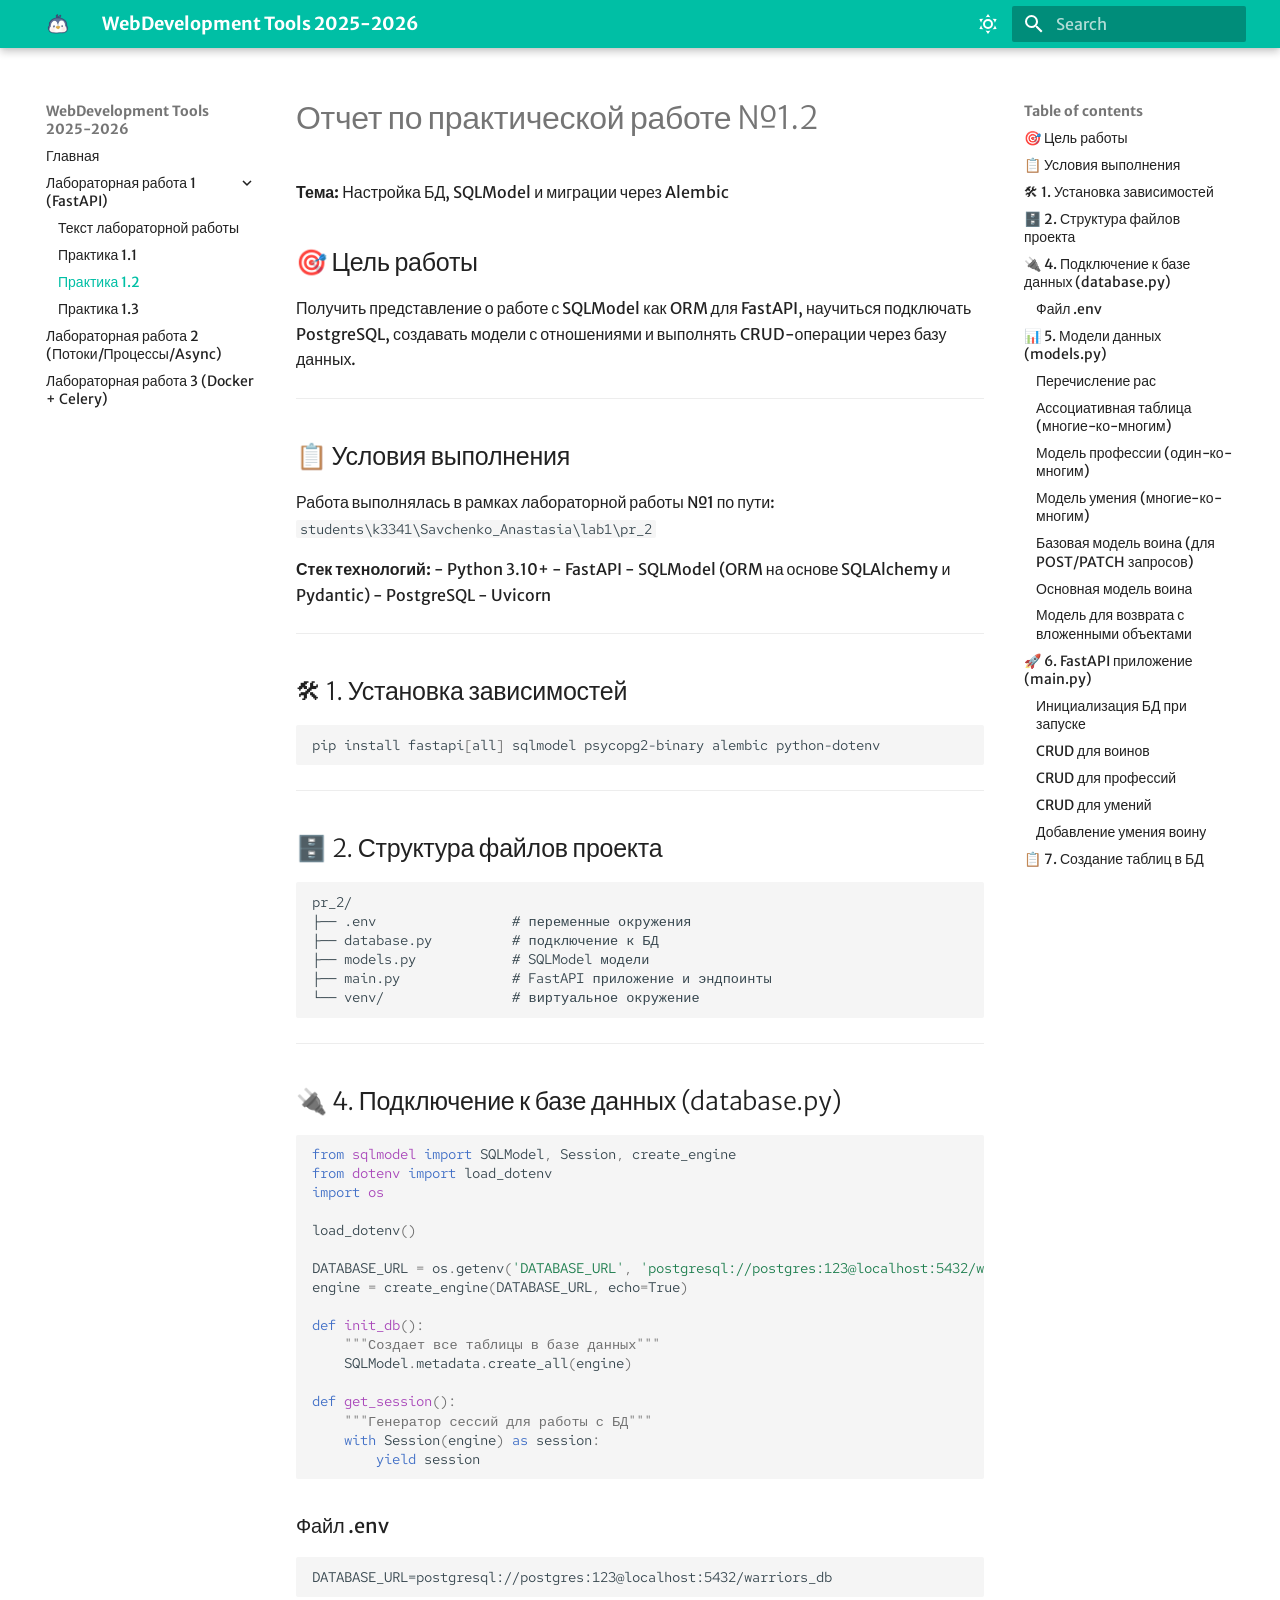
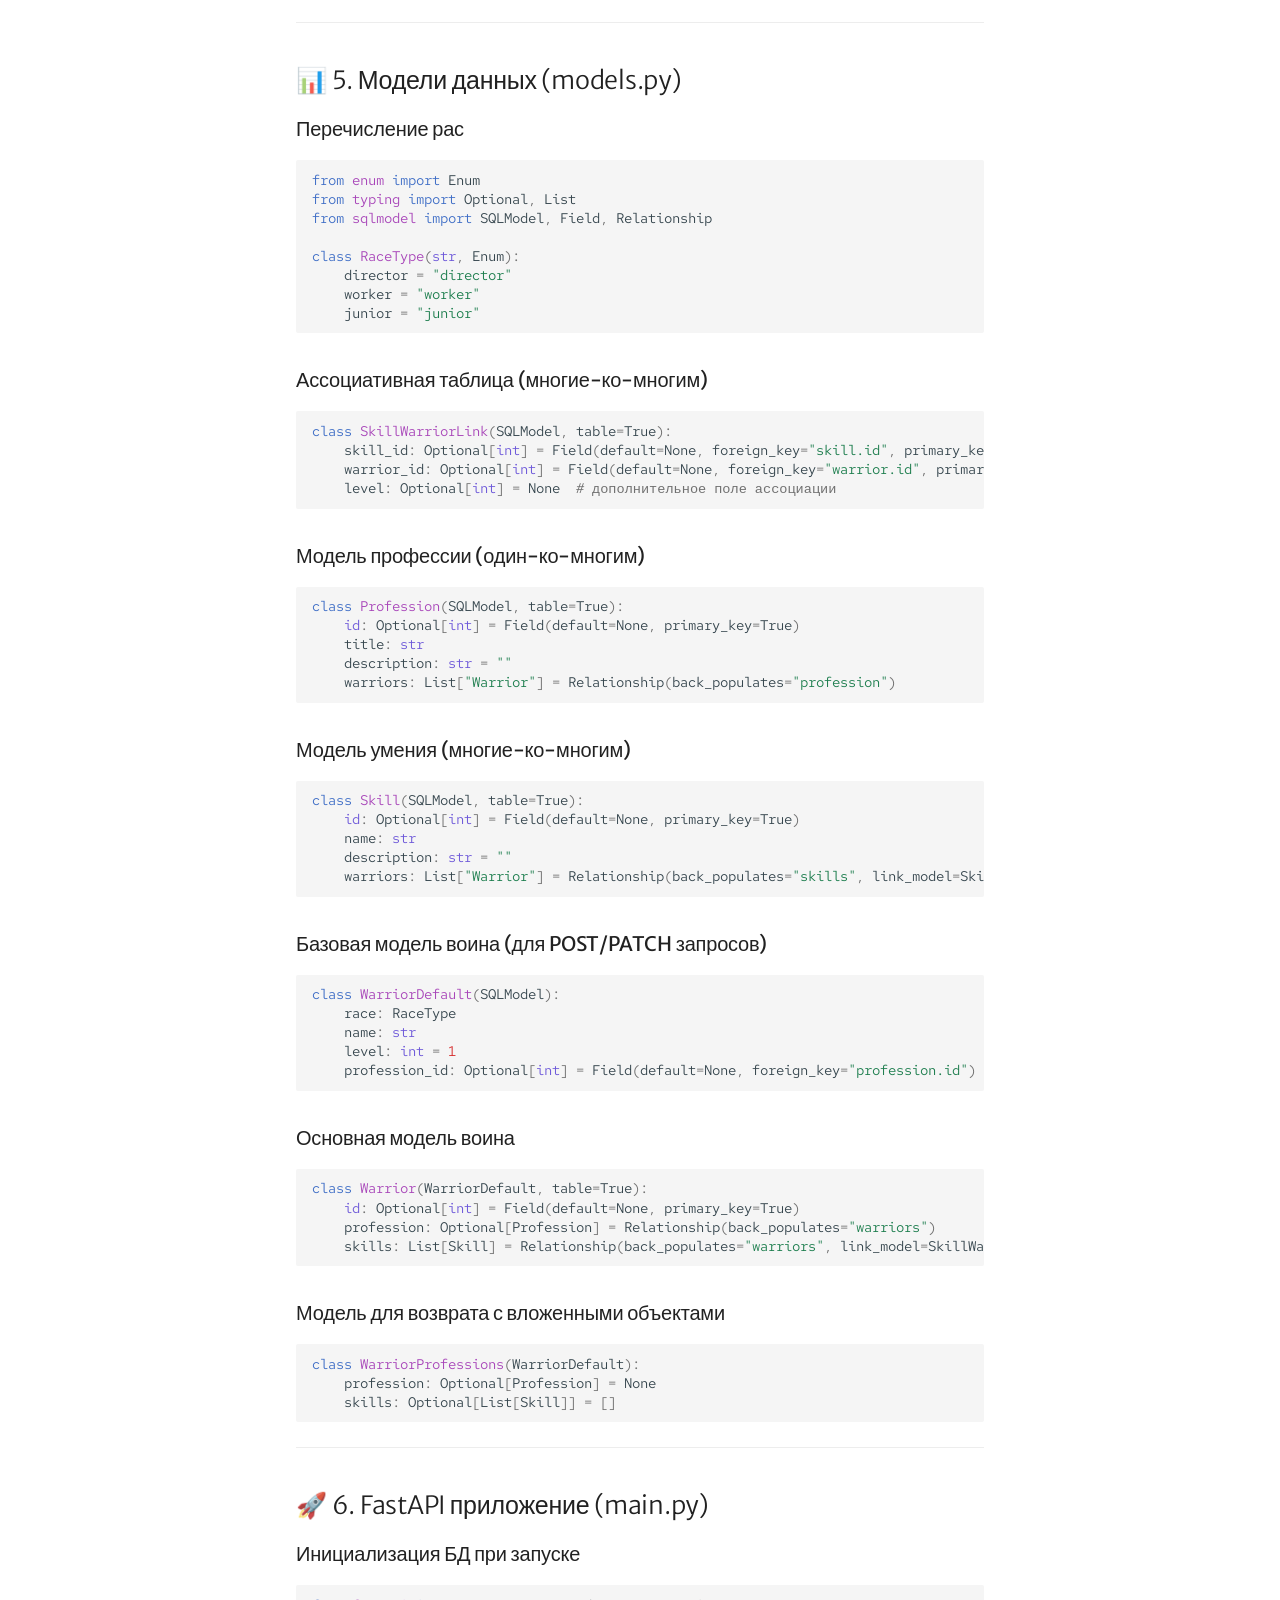
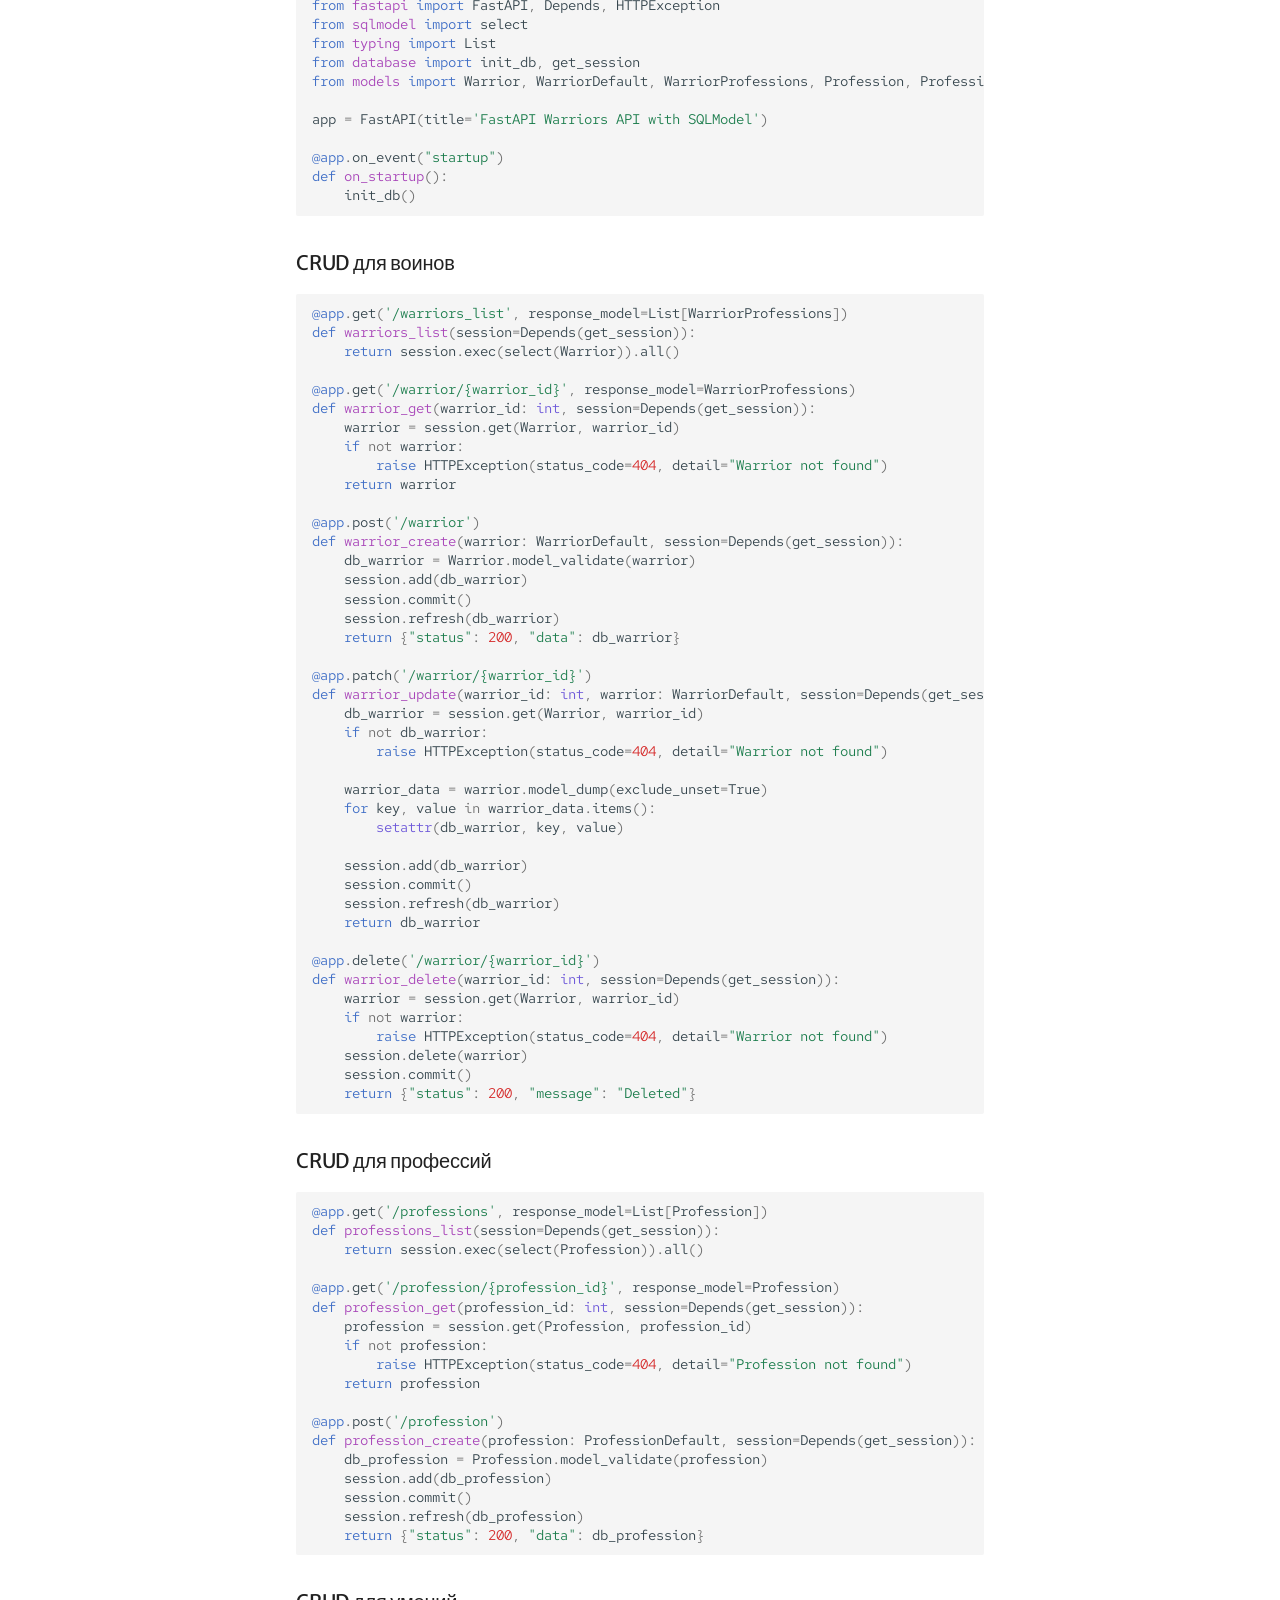
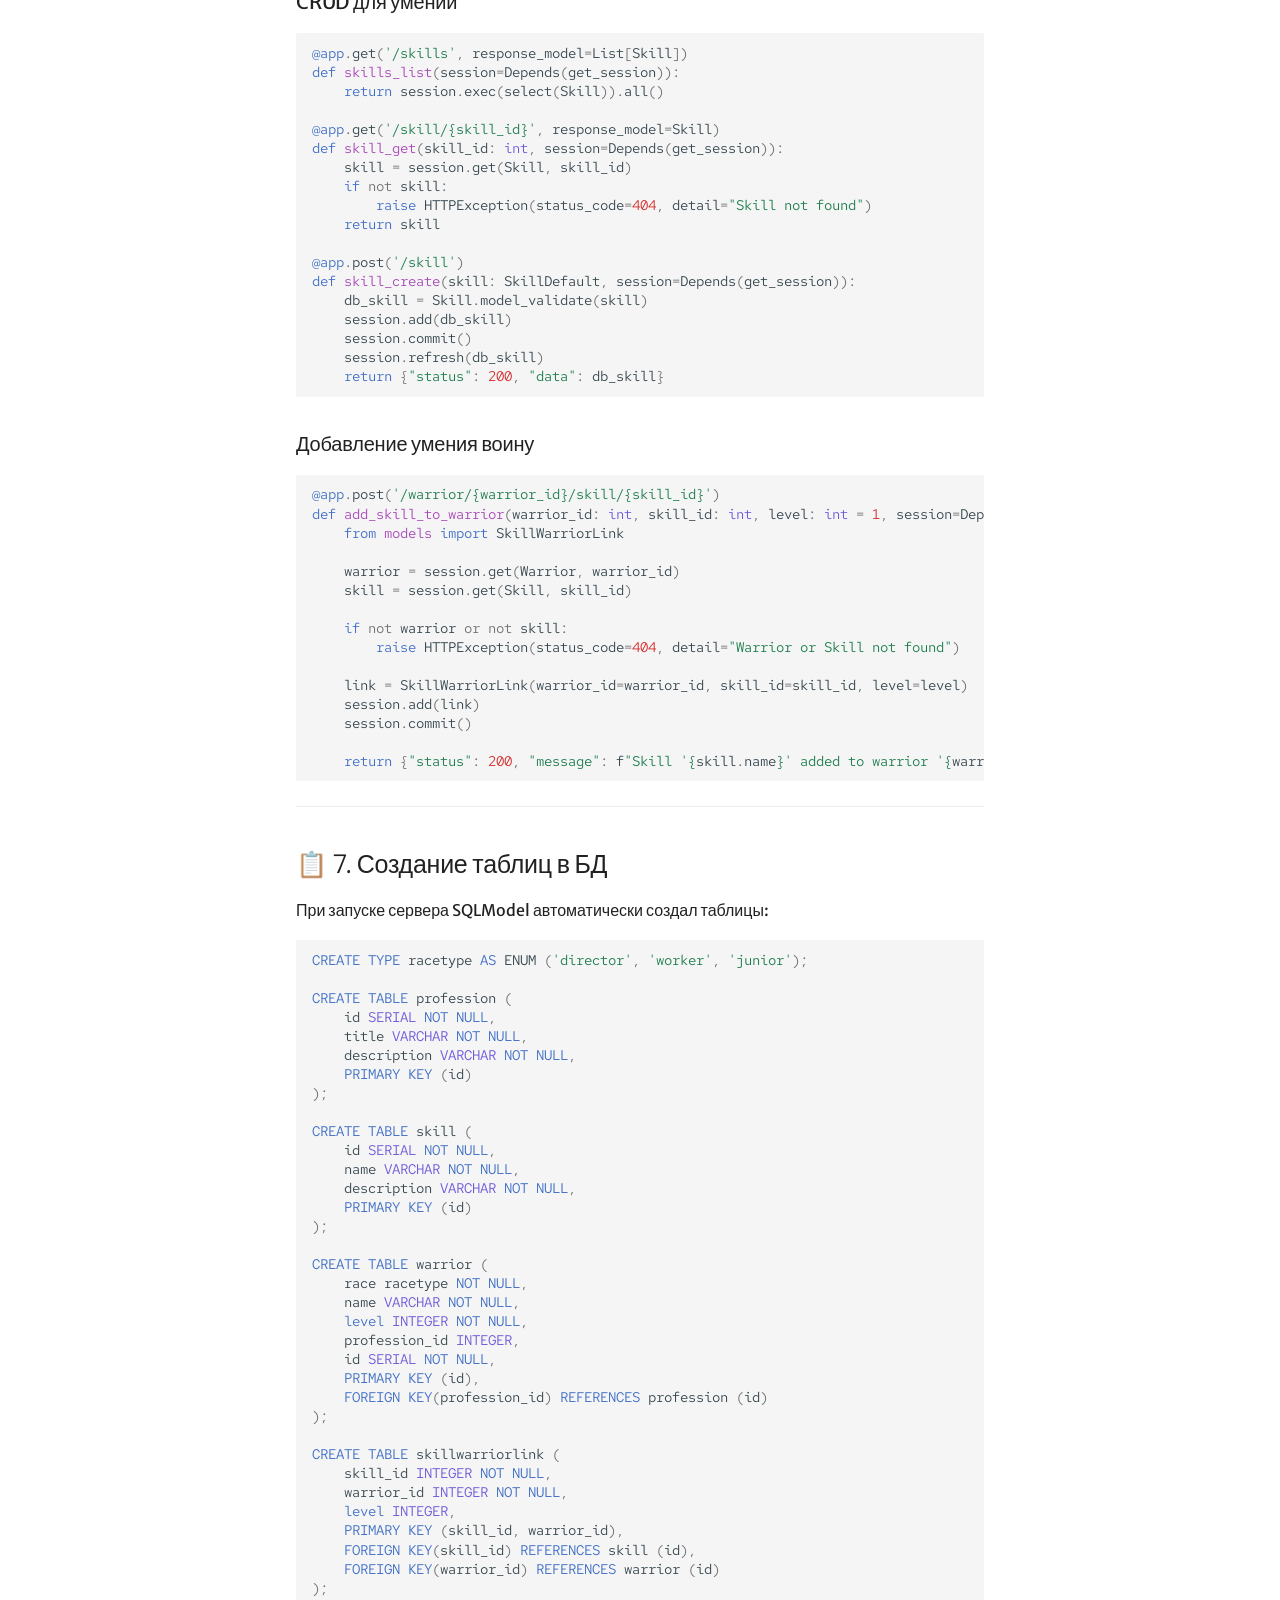
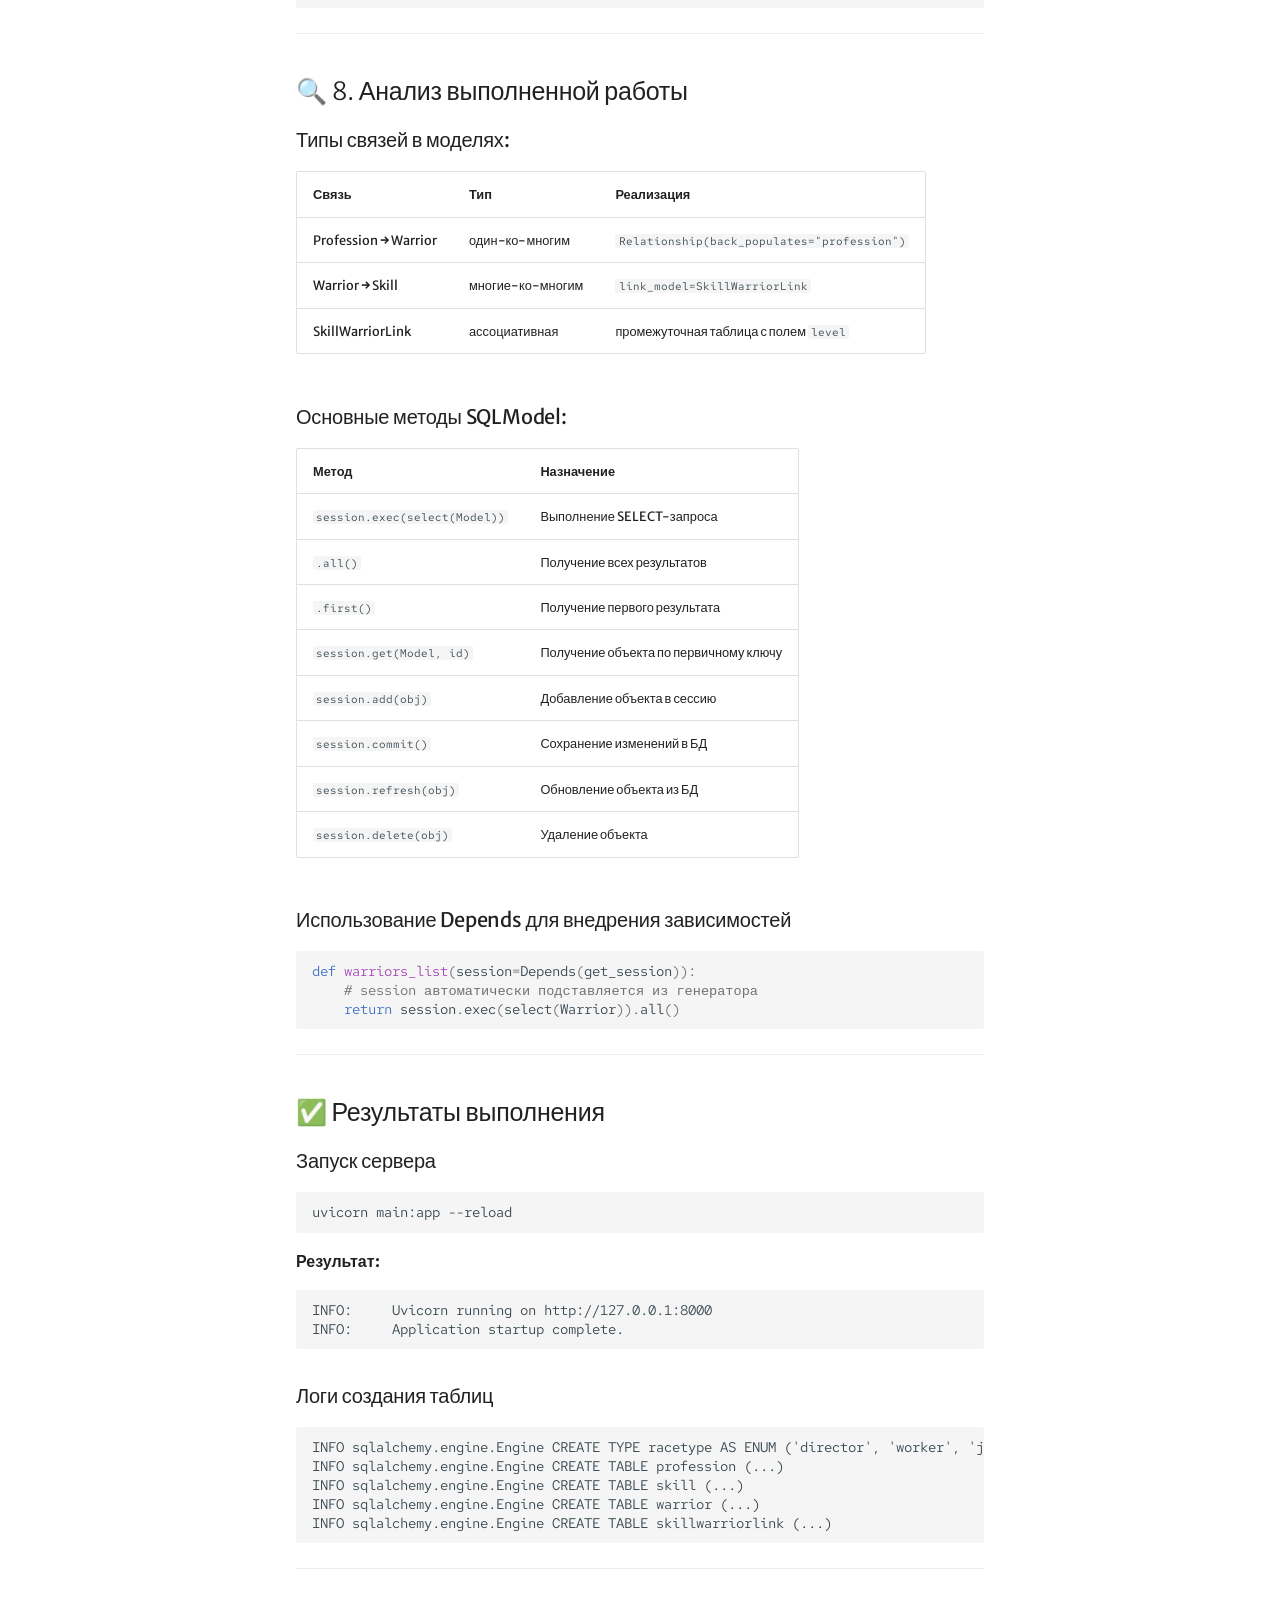
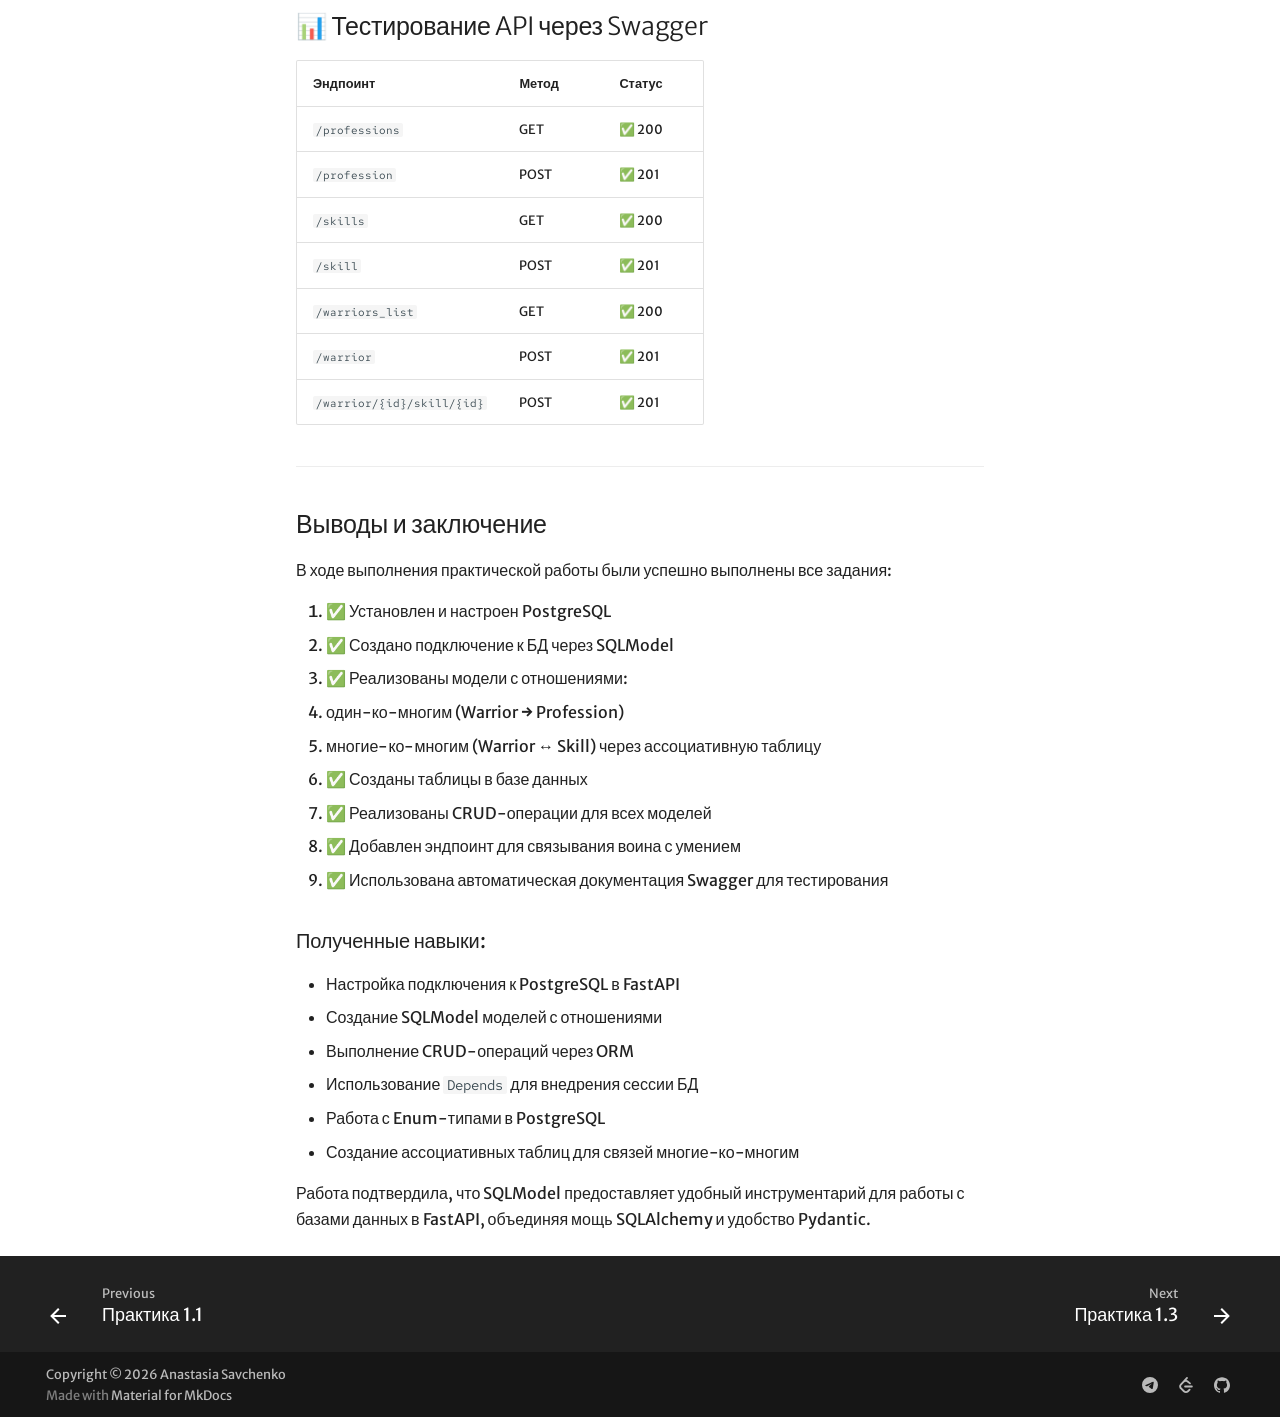
<file: lab1/practice1_2/index.html>
<!doctype html>
<html lang="en" class="no-js">
  <head>
    
      <meta charset="utf-8">
      <meta name="viewport" content="width=device-width,initial-scale=1">
      
      
      
        <link rel="canonical" href="https://gppovrm.github.io/ITMO_ICT_WebDevelopment_tools_2025-2026/lab1/practice1_2/">
      
      
        <link rel="prev" href="../practice1_1/">
      
      
        <link rel="next" href="../practice1_3/">
      
      
        
      
      
      <link rel="icon" href="../../assets/penguin.ico">
      <meta name="generator" content="mkdocs-1.6.1, mkdocs-material-9.7.0">
    
    
      
        <title>Практика 1.2 - WebDevelopment Tools 2025-2026</title>
      
    
    
      <link rel="stylesheet" href="../../assets/stylesheets/main.618322db.min.css">
      
        
        <link rel="stylesheet" href="../../assets/stylesheets/palette.ab4e12ef.min.css">
      
      


    
    
      
    
    
      
        
        
        <link rel="preconnect" href="https://fonts.gstatic.com" crossorigin>
        <link rel="stylesheet" href="https://fonts.googleapis.com/css?family=Merriweather+Sans:300,300i,400,400i,700,700i%7CRed+Hat+Mono:400,400i,700,700i&display=fallback">
        <style>:root{--md-text-font:"Merriweather Sans";--md-code-font:"Red Hat Mono"}</style>
      
    
    
      <link rel="stylesheet" href="../../stylesheets/extra.css">
    
    <script>__md_scope=new URL("../..",location),__md_hash=e=>[...e].reduce(((e,_)=>(e<<5)-e+_.charCodeAt(0)),0),__md_get=(e,_=localStorage,t=__md_scope)=>JSON.parse(_.getItem(t.pathname+"."+e)),__md_set=(e,_,t=localStorage,a=__md_scope)=>{try{t.setItem(a.pathname+"."+e,JSON.stringify(_))}catch(e){}}</script>
    
      

    
    
  </head>
  
  
    
    
      
    
    
    
    
    <body dir="ltr" data-md-color-scheme="default" data-md-color-primary="custom" data-md-color-accent="deep-orange">
  
    
    <input class="md-toggle" data-md-toggle="drawer" type="checkbox" id="__drawer" autocomplete="off">
    <input class="md-toggle" data-md-toggle="search" type="checkbox" id="__search" autocomplete="off">
    <label class="md-overlay" for="__drawer"></label>
    <div data-md-component="skip">
      
        
        <a href="#no12" class="md-skip">
          Skip to content
        </a>
      
    </div>
    <div data-md-component="announce">
      
    </div>
    
    
      

  

<header class="md-header md-header--shadow" data-md-component="header">
  <nav class="md-header__inner md-grid" aria-label="Header">
    <a href="../.." title="WebDevelopment Tools 2025-2026" class="md-header__button md-logo" aria-label="WebDevelopment Tools 2025-2026" data-md-component="logo">
      
  <img src="../../assets/penguin.png" alt="logo">

    </a>
    <label class="md-header__button md-icon" for="__drawer">
      
      <svg xmlns="http://www.w3.org/2000/svg" viewBox="0 0 24 24"><path d="M3 6h18v2H3zm0 5h18v2H3zm0 5h18v2H3z"/></svg>
    </label>
    <div class="md-header__title" data-md-component="header-title">
      <div class="md-header__ellipsis">
        <div class="md-header__topic">
          <span class="md-ellipsis">
            WebDevelopment Tools 2025-2026
          </span>
        </div>
        <div class="md-header__topic" data-md-component="header-topic">
          <span class="md-ellipsis">
            
              Практика 1.2
            
          </span>
        </div>
      </div>
    </div>
    
      
        <form class="md-header__option" data-md-component="palette">
  
    
    
    
    <input class="md-option" data-md-color-media="(prefers-color-scheme: light)" data-md-color-scheme="default" data-md-color-primary="custom" data-md-color-accent="deep-orange"  aria-label="Switch to dark mode"  type="radio" name="__palette" id="__palette_0">
    
      <label class="md-header__button md-icon" title="Switch to dark mode" for="__palette_1" hidden>
        <svg xmlns="http://www.w3.org/2000/svg" viewBox="0 0 24 24"><path d="M12 7a5 5 0 0 1 5 5 5 5 0 0 1-5 5 5 5 0 0 1-5-5 5 5 0 0 1 5-5m0 2a3 3 0 0 0-3 3 3 3 0 0 0 3 3 3 3 0 0 0 3-3 3 3 0 0 0-3-3m0-7 2.39 3.42C13.65 5.15 12.84 5 12 5s-1.65.15-2.39.42zM3.34 7l4.16-.35A7.2 7.2 0 0 0 5.94 8.5c-.44.74-.69 1.5-.83 2.29zm.02 10 1.76-3.77a7.131 7.131 0 0 0 2.38 4.14zM20.65 7l-1.77 3.79a7.02 7.02 0 0 0-2.38-4.15zm-.01 10-4.14.36c.59-.51 1.12-1.14 1.54-1.86.42-.73.69-1.5.83-2.29zM12 22l-2.41-3.44c.74.27 1.55.44 2.41.44.82 0 1.63-.17 2.37-.44z"/></svg>
      </label>
    
  
    
    
    
    <input class="md-option" data-md-color-media="(prefers-color-scheme: dark)" data-md-color-scheme="slate" data-md-color-primary="custom" data-md-color-accent="deep-orange"  aria-label="Switch to light mode"  type="radio" name="__palette" id="__palette_1">
    
      <label class="md-header__button md-icon" title="Switch to light mode" for="__palette_0" hidden>
        <svg xmlns="http://www.w3.org/2000/svg" viewBox="0 0 24 24"><path d="m17.75 4.09-2.53 1.94.91 3.06-2.63-1.81-2.63 1.81.91-3.06-2.53-1.94L12.44 4l1.06-3 1.06 3zm3.5 6.91-1.64 1.25.59 1.98-1.7-1.17-1.7 1.17.59-1.98L15.75 11l2.06-.05L18.5 9l.69 1.95zm-2.28 4.95c.83-.08 1.72 1.1 1.19 1.85-.32.45-.66.87-1.08 1.27C15.17 23 8.84 23 4.94 19.07c-3.91-3.9-3.91-10.24 0-14.14.4-.4.82-.76 1.27-1.08.75-.53 1.93.36 1.85 1.19-.27 2.86.69 5.83 2.89 8.02a9.96 9.96 0 0 0 8.02 2.89m-1.64 2.02a12.08 12.08 0 0 1-7.8-3.47c-2.17-2.19-3.33-5-3.49-7.82-2.81 3.14-2.7 7.96.31 10.98 3.02 3.01 7.84 3.12 10.98.31"/></svg>
      </label>
    
  
</form>
      
    
    
      <script>var palette=__md_get("__palette");if(palette&&palette.color){if("(prefers-color-scheme)"===palette.color.media){var media=matchMedia("(prefers-color-scheme: light)"),input=document.querySelector(media.matches?"[data-md-color-media='(prefers-color-scheme: light)']":"[data-md-color-media='(prefers-color-scheme: dark)']");palette.color.media=input.getAttribute("data-md-color-media"),palette.color.scheme=input.getAttribute("data-md-color-scheme"),palette.color.primary=input.getAttribute("data-md-color-primary"),palette.color.accent=input.getAttribute("data-md-color-accent")}for(var[key,value]of Object.entries(palette.color))document.body.setAttribute("data-md-color-"+key,value)}</script>
    
    
    
      
      
        <label class="md-header__button md-icon" for="__search">
          
          <svg xmlns="http://www.w3.org/2000/svg" viewBox="0 0 24 24"><path d="M9.5 3A6.5 6.5 0 0 1 16 9.5c0 1.61-.59 3.09-1.56 4.23l.27.27h.79l5 5-1.5 1.5-5-5v-.79l-.27-.27A6.52 6.52 0 0 1 9.5 16 6.5 6.5 0 0 1 3 9.5 6.5 6.5 0 0 1 9.5 3m0 2C7 5 5 7 5 9.5S7 14 9.5 14 14 12 14 9.5 12 5 9.5 5"/></svg>
        </label>
        <div class="md-search" data-md-component="search" role="dialog">
  <label class="md-search__overlay" for="__search"></label>
  <div class="md-search__inner" role="search">
    <form class="md-search__form" name="search">
      <input type="text" class="md-search__input" name="query" aria-label="Search" placeholder="Search" autocapitalize="off" autocorrect="off" autocomplete="off" spellcheck="false" data-md-component="search-query" required>
      <label class="md-search__icon md-icon" for="__search">
        
        <svg xmlns="http://www.w3.org/2000/svg" viewBox="0 0 24 24"><path d="M9.5 3A6.5 6.5 0 0 1 16 9.5c0 1.61-.59 3.09-1.56 4.23l.27.27h.79l5 5-1.5 1.5-5-5v-.79l-.27-.27A6.52 6.52 0 0 1 9.5 16 6.5 6.5 0 0 1 3 9.5 6.5 6.5 0 0 1 9.5 3m0 2C7 5 5 7 5 9.5S7 14 9.5 14 14 12 14 9.5 12 5 9.5 5"/></svg>
        
        <svg xmlns="http://www.w3.org/2000/svg" viewBox="0 0 24 24"><path d="M20 11v2H8l5.5 5.5-1.42 1.42L4.16 12l7.92-7.92L13.5 5.5 8 11z"/></svg>
      </label>
      <nav class="md-search__options" aria-label="Search">
        
        <button type="reset" class="md-search__icon md-icon" title="Clear" aria-label="Clear" tabindex="-1">
          
          <svg xmlns="http://www.w3.org/2000/svg" viewBox="0 0 24 24"><path d="M19 6.41 17.59 5 12 10.59 6.41 5 5 6.41 10.59 12 5 17.59 6.41 19 12 13.41 17.59 19 19 17.59 13.41 12z"/></svg>
        </button>
      </nav>
      
    </form>
    <div class="md-search__output">
      <div class="md-search__scrollwrap" tabindex="0" data-md-scrollfix>
        <div class="md-search-result" data-md-component="search-result">
          <div class="md-search-result__meta">
            Initializing search
          </div>
          <ol class="md-search-result__list" role="presentation"></ol>
        </div>
      </div>
    </div>
  </div>
</div>
      
    
    
  </nav>
  
</header>
    
    <div class="md-container" data-md-component="container">
      
      
        
          
        
      
      <main class="md-main" data-md-component="main">
        <div class="md-main__inner md-grid">
          
            
              
              <div class="md-sidebar md-sidebar--primary" data-md-component="sidebar" data-md-type="navigation" >
                <div class="md-sidebar__scrollwrap">
                  <div class="md-sidebar__inner">
                    



<nav class="md-nav md-nav--primary" aria-label="Navigation" data-md-level="0">
  <label class="md-nav__title" for="__drawer">
    <a href="../.." title="WebDevelopment Tools 2025-2026" class="md-nav__button md-logo" aria-label="WebDevelopment Tools 2025-2026" data-md-component="logo">
      
  <img src="../../assets/penguin.png" alt="logo">

    </a>
    WebDevelopment Tools 2025-2026
  </label>
  
  <ul class="md-nav__list" data-md-scrollfix>
    
      
      
  
  
  
  
    <li class="md-nav__item">
      <a href="../.." class="md-nav__link">
        
  
  
  <span class="md-ellipsis">
    
  
    Главная
  

    
  </span>
  
  

      </a>
    </li>
  

    
      
      
  
  
    
  
  
  
    
    
    
    
    
    <li class="md-nav__item md-nav__item--active md-nav__item--nested">
      
        
        
        <input class="md-nav__toggle md-toggle " type="checkbox" id="__nav_2" checked>
        
          
          <label class="md-nav__link" for="__nav_2" id="__nav_2_label" tabindex="0">
            
  
  
  <span class="md-ellipsis">
    
  
    Лабораторная работа 1 (FastAPI)
  

    
  </span>
  
  

            <span class="md-nav__icon md-icon"></span>
          </label>
        
        <nav class="md-nav" data-md-level="1" aria-labelledby="__nav_2_label" aria-expanded="true">
          <label class="md-nav__title" for="__nav_2">
            <span class="md-nav__icon md-icon"></span>
            
  
    Лабораторная работа 1 (FastAPI)
  

          </label>
          <ul class="md-nav__list" data-md-scrollfix>
            
              
                
  
  
  
  
    <li class="md-nav__item">
      <a href="../lab1/" class="md-nav__link">
        
  
  
  <span class="md-ellipsis">
    
  
    Текст лабораторной работы
  

    
  </span>
  
  

      </a>
    </li>
  

              
            
              
                
  
  
  
  
    <li class="md-nav__item">
      <a href="../practice1_1/" class="md-nav__link">
        
  
  
  <span class="md-ellipsis">
    
  
    Практика 1.1
  

    
  </span>
  
  

      </a>
    </li>
  

              
            
              
                
  
  
    
  
  
  
    <li class="md-nav__item md-nav__item--active">
      
      <input class="md-nav__toggle md-toggle" type="checkbox" id="__toc">
      
      
        
      
      
        <label class="md-nav__link md-nav__link--active" for="__toc">
          
  
  
  <span class="md-ellipsis">
    
  
    Практика 1.2
  

    
  </span>
  
  

          <span class="md-nav__icon md-icon"></span>
        </label>
      
      <a href="./" class="md-nav__link md-nav__link--active">
        
  
  
  <span class="md-ellipsis">
    
  
    Практика 1.2
  

    
  </span>
  
  

      </a>
      
        

<nav class="md-nav md-nav--secondary" aria-label="Table of contents">
  
  
  
    
  
  
    <label class="md-nav__title" for="__toc">
      <span class="md-nav__icon md-icon"></span>
      Table of contents
    </label>
    <ul class="md-nav__list" data-md-component="toc" data-md-scrollfix>
      
        <li class="md-nav__item">
  <a href="#_1" class="md-nav__link">
    <span class="md-ellipsis">
      
        🎯 Цель работы
      
    </span>
  </a>
  
</li>
      
        <li class="md-nav__item">
  <a href="#_2" class="md-nav__link">
    <span class="md-ellipsis">
      
        📋 Условия выполнения
      
    </span>
  </a>
  
</li>
      
        <li class="md-nav__item">
  <a href="#1" class="md-nav__link">
    <span class="md-ellipsis">
      
        🛠 1. Установка зависимостей
      
    </span>
  </a>
  
</li>
      
        <li class="md-nav__item">
  <a href="#2" class="md-nav__link">
    <span class="md-ellipsis">
      
        🗄️ 2. Структура файлов проекта
      
    </span>
  </a>
  
</li>
      
        <li class="md-nav__item">
  <a href="#4-databasepy" class="md-nav__link">
    <span class="md-ellipsis">
      
        🔌 4. Подключение к базе данных (database.py)
      
    </span>
  </a>
  
    <nav class="md-nav" aria-label="🔌 4. Подключение к базе данных (database.py)">
      <ul class="md-nav__list">
        
          <li class="md-nav__item">
  <a href="#env" class="md-nav__link">
    <span class="md-ellipsis">
      
        Файл .env
      
    </span>
  </a>
  
</li>
        
      </ul>
    </nav>
  
</li>
      
        <li class="md-nav__item">
  <a href="#5-modelspy" class="md-nav__link">
    <span class="md-ellipsis">
      
        📊 5. Модели данных (models.py)
      
    </span>
  </a>
  
    <nav class="md-nav" aria-label="📊 5. Модели данных (models.py)">
      <ul class="md-nav__list">
        
          <li class="md-nav__item">
  <a href="#_3" class="md-nav__link">
    <span class="md-ellipsis">
      
        Перечисление рас
      
    </span>
  </a>
  
</li>
        
          <li class="md-nav__item">
  <a href="#-" class="md-nav__link">
    <span class="md-ellipsis">
      
        Ассоциативная таблица (многие-ко-многим)
      
    </span>
  </a>
  
</li>
        
          <li class="md-nav__item">
  <a href="#-_1" class="md-nav__link">
    <span class="md-ellipsis">
      
        Модель профессии (один-ко-многим)
      
    </span>
  </a>
  
</li>
        
          <li class="md-nav__item">
  <a href="#-_2" class="md-nav__link">
    <span class="md-ellipsis">
      
        Модель умения (многие-ко-многим)
      
    </span>
  </a>
  
</li>
        
          <li class="md-nav__item">
  <a href="#postpatch" class="md-nav__link">
    <span class="md-ellipsis">
      
        Базовая модель воина (для POST/PATCH запросов)
      
    </span>
  </a>
  
</li>
        
          <li class="md-nav__item">
  <a href="#_4" class="md-nav__link">
    <span class="md-ellipsis">
      
        Основная модель воина
      
    </span>
  </a>
  
</li>
        
          <li class="md-nav__item">
  <a href="#_5" class="md-nav__link">
    <span class="md-ellipsis">
      
        Модель для возврата с вложенными объектами
      
    </span>
  </a>
  
</li>
        
      </ul>
    </nav>
  
</li>
      
        <li class="md-nav__item">
  <a href="#6-fastapi-mainpy" class="md-nav__link">
    <span class="md-ellipsis">
      
        🚀 6. FastAPI приложение (main.py)
      
    </span>
  </a>
  
    <nav class="md-nav" aria-label="🚀 6. FastAPI приложение (main.py)">
      <ul class="md-nav__list">
        
          <li class="md-nav__item">
  <a href="#_6" class="md-nav__link">
    <span class="md-ellipsis">
      
        Инициализация БД при запуске
      
    </span>
  </a>
  
</li>
        
          <li class="md-nav__item">
  <a href="#crud" class="md-nav__link">
    <span class="md-ellipsis">
      
        CRUD для воинов
      
    </span>
  </a>
  
</li>
        
          <li class="md-nav__item">
  <a href="#crud_1" class="md-nav__link">
    <span class="md-ellipsis">
      
        CRUD для профессий
      
    </span>
  </a>
  
</li>
        
          <li class="md-nav__item">
  <a href="#crud_2" class="md-nav__link">
    <span class="md-ellipsis">
      
        CRUD для умений
      
    </span>
  </a>
  
</li>
        
          <li class="md-nav__item">
  <a href="#_7" class="md-nav__link">
    <span class="md-ellipsis">
      
        Добавление умения воину
      
    </span>
  </a>
  
</li>
        
      </ul>
    </nav>
  
</li>
      
        <li class="md-nav__item">
  <a href="#7" class="md-nav__link">
    <span class="md-ellipsis">
      
        📋 7. Создание таблиц в БД
      
    </span>
  </a>
  
</li>
      
        <li class="md-nav__item">
  <a href="#8" class="md-nav__link">
    <span class="md-ellipsis">
      
        🔍 8. Анализ выполненной работы
      
    </span>
  </a>
  
    <nav class="md-nav" aria-label="🔍 8. Анализ выполненной работы">
      <ul class="md-nav__list">
        
          <li class="md-nav__item">
  <a href="#_8" class="md-nav__link">
    <span class="md-ellipsis">
      
        Типы связей в моделях:
      
    </span>
  </a>
  
</li>
        
          <li class="md-nav__item">
  <a href="#sqlmodel" class="md-nav__link">
    <span class="md-ellipsis">
      
        Основные методы SQLModel:
      
    </span>
  </a>
  
</li>
        
          <li class="md-nav__item">
  <a href="#depends" class="md-nav__link">
    <span class="md-ellipsis">
      
        Использование Depends для внедрения зависимостей
      
    </span>
  </a>
  
</li>
        
      </ul>
    </nav>
  
</li>
      
        <li class="md-nav__item">
  <a href="#_9" class="md-nav__link">
    <span class="md-ellipsis">
      
        ✅ Результаты выполнения
      
    </span>
  </a>
  
    <nav class="md-nav" aria-label="✅ Результаты выполнения">
      <ul class="md-nav__list">
        
          <li class="md-nav__item">
  <a href="#_10" class="md-nav__link">
    <span class="md-ellipsis">
      
        Запуск сервера
      
    </span>
  </a>
  
</li>
        
          <li class="md-nav__item">
  <a href="#_11" class="md-nav__link">
    <span class="md-ellipsis">
      
        Логи создания таблиц
      
    </span>
  </a>
  
</li>
        
      </ul>
    </nav>
  
</li>
      
        <li class="md-nav__item">
  <a href="#api-swagger" class="md-nav__link">
    <span class="md-ellipsis">
      
        📊 Тестирование API через Swagger
      
    </span>
  </a>
  
</li>
      
        <li class="md-nav__item">
  <a href="#_12" class="md-nav__link">
    <span class="md-ellipsis">
      
        Выводы и заключение
      
    </span>
  </a>
  
    <nav class="md-nav" aria-label="Выводы и заключение">
      <ul class="md-nav__list">
        
          <li class="md-nav__item">
  <a href="#_13" class="md-nav__link">
    <span class="md-ellipsis">
      
        Полученные навыки:
      
    </span>
  </a>
  
</li>
        
      </ul>
    </nav>
  
</li>
      
    </ul>
  
</nav>
      
    </li>
  

              
            
              
                
  
  
  
  
    <li class="md-nav__item">
      <a href="../practice1_3/" class="md-nav__link">
        
  
  
  <span class="md-ellipsis">
    
  
    Практика 1.3
  

    
  </span>
  
  

      </a>
    </li>
  

              
            
          </ul>
        </nav>
      
    </li>
  

    
      
      
  
  
  
  
    <li class="md-nav__item">
      <a href="../../lab2/lab2/" class="md-nav__link">
        
  
  
  <span class="md-ellipsis">
    
  
    Лабораторная работа 2 (Потоки/Процессы/Async)
  

    
  </span>
  
  

      </a>
    </li>
  

    
      
      
  
  
  
  
    <li class="md-nav__item">
      <a href="../../lab3/lab3/" class="md-nav__link">
        
  
  
  <span class="md-ellipsis">
    
  
    Лабораторная работа 3 (Docker + Celery)
  

    
  </span>
  
  

      </a>
    </li>
  

    
  </ul>
</nav>
                  </div>
                </div>
              </div>
            
            
              
              <div class="md-sidebar md-sidebar--secondary" data-md-component="sidebar" data-md-type="toc" >
                <div class="md-sidebar__scrollwrap">
                  <div class="md-sidebar__inner">
                    

<nav class="md-nav md-nav--secondary" aria-label="Table of contents">
  
  
  
    
  
  
    <label class="md-nav__title" for="__toc">
      <span class="md-nav__icon md-icon"></span>
      Table of contents
    </label>
    <ul class="md-nav__list" data-md-component="toc" data-md-scrollfix>
      
        <li class="md-nav__item">
  <a href="#_1" class="md-nav__link">
    <span class="md-ellipsis">
      
        🎯 Цель работы
      
    </span>
  </a>
  
</li>
      
        <li class="md-nav__item">
  <a href="#_2" class="md-nav__link">
    <span class="md-ellipsis">
      
        📋 Условия выполнения
      
    </span>
  </a>
  
</li>
      
        <li class="md-nav__item">
  <a href="#1" class="md-nav__link">
    <span class="md-ellipsis">
      
        🛠 1. Установка зависимостей
      
    </span>
  </a>
  
</li>
      
        <li class="md-nav__item">
  <a href="#2" class="md-nav__link">
    <span class="md-ellipsis">
      
        🗄️ 2. Структура файлов проекта
      
    </span>
  </a>
  
</li>
      
        <li class="md-nav__item">
  <a href="#4-databasepy" class="md-nav__link">
    <span class="md-ellipsis">
      
        🔌 4. Подключение к базе данных (database.py)
      
    </span>
  </a>
  
    <nav class="md-nav" aria-label="🔌 4. Подключение к базе данных (database.py)">
      <ul class="md-nav__list">
        
          <li class="md-nav__item">
  <a href="#env" class="md-nav__link">
    <span class="md-ellipsis">
      
        Файл .env
      
    </span>
  </a>
  
</li>
        
      </ul>
    </nav>
  
</li>
      
        <li class="md-nav__item">
  <a href="#5-modelspy" class="md-nav__link">
    <span class="md-ellipsis">
      
        📊 5. Модели данных (models.py)
      
    </span>
  </a>
  
    <nav class="md-nav" aria-label="📊 5. Модели данных (models.py)">
      <ul class="md-nav__list">
        
          <li class="md-nav__item">
  <a href="#_3" class="md-nav__link">
    <span class="md-ellipsis">
      
        Перечисление рас
      
    </span>
  </a>
  
</li>
        
          <li class="md-nav__item">
  <a href="#-" class="md-nav__link">
    <span class="md-ellipsis">
      
        Ассоциативная таблица (многие-ко-многим)
      
    </span>
  </a>
  
</li>
        
          <li class="md-nav__item">
  <a href="#-_1" class="md-nav__link">
    <span class="md-ellipsis">
      
        Модель профессии (один-ко-многим)
      
    </span>
  </a>
  
</li>
        
          <li class="md-nav__item">
  <a href="#-_2" class="md-nav__link">
    <span class="md-ellipsis">
      
        Модель умения (многие-ко-многим)
      
    </span>
  </a>
  
</li>
        
          <li class="md-nav__item">
  <a href="#postpatch" class="md-nav__link">
    <span class="md-ellipsis">
      
        Базовая модель воина (для POST/PATCH запросов)
      
    </span>
  </a>
  
</li>
        
          <li class="md-nav__item">
  <a href="#_4" class="md-nav__link">
    <span class="md-ellipsis">
      
        Основная модель воина
      
    </span>
  </a>
  
</li>
        
          <li class="md-nav__item">
  <a href="#_5" class="md-nav__link">
    <span class="md-ellipsis">
      
        Модель для возврата с вложенными объектами
      
    </span>
  </a>
  
</li>
        
      </ul>
    </nav>
  
</li>
      
        <li class="md-nav__item">
  <a href="#6-fastapi-mainpy" class="md-nav__link">
    <span class="md-ellipsis">
      
        🚀 6. FastAPI приложение (main.py)
      
    </span>
  </a>
  
    <nav class="md-nav" aria-label="🚀 6. FastAPI приложение (main.py)">
      <ul class="md-nav__list">
        
          <li class="md-nav__item">
  <a href="#_6" class="md-nav__link">
    <span class="md-ellipsis">
      
        Инициализация БД при запуске
      
    </span>
  </a>
  
</li>
        
          <li class="md-nav__item">
  <a href="#crud" class="md-nav__link">
    <span class="md-ellipsis">
      
        CRUD для воинов
      
    </span>
  </a>
  
</li>
        
          <li class="md-nav__item">
  <a href="#crud_1" class="md-nav__link">
    <span class="md-ellipsis">
      
        CRUD для профессий
      
    </span>
  </a>
  
</li>
        
          <li class="md-nav__item">
  <a href="#crud_2" class="md-nav__link">
    <span class="md-ellipsis">
      
        CRUD для умений
      
    </span>
  </a>
  
</li>
        
          <li class="md-nav__item">
  <a href="#_7" class="md-nav__link">
    <span class="md-ellipsis">
      
        Добавление умения воину
      
    </span>
  </a>
  
</li>
        
      </ul>
    </nav>
  
</li>
      
        <li class="md-nav__item">
  <a href="#7" class="md-nav__link">
    <span class="md-ellipsis">
      
        📋 7. Создание таблиц в БД
      
    </span>
  </a>
  
</li>
      
        <li class="md-nav__item">
  <a href="#8" class="md-nav__link">
    <span class="md-ellipsis">
      
        🔍 8. Анализ выполненной работы
      
    </span>
  </a>
  
    <nav class="md-nav" aria-label="🔍 8. Анализ выполненной работы">
      <ul class="md-nav__list">
        
          <li class="md-nav__item">
  <a href="#_8" class="md-nav__link">
    <span class="md-ellipsis">
      
        Типы связей в моделях:
      
    </span>
  </a>
  
</li>
        
          <li class="md-nav__item">
  <a href="#sqlmodel" class="md-nav__link">
    <span class="md-ellipsis">
      
        Основные методы SQLModel:
      
    </span>
  </a>
  
</li>
        
          <li class="md-nav__item">
  <a href="#depends" class="md-nav__link">
    <span class="md-ellipsis">
      
        Использование Depends для внедрения зависимостей
      
    </span>
  </a>
  
</li>
        
      </ul>
    </nav>
  
</li>
      
        <li class="md-nav__item">
  <a href="#_9" class="md-nav__link">
    <span class="md-ellipsis">
      
        ✅ Результаты выполнения
      
    </span>
  </a>
  
    <nav class="md-nav" aria-label="✅ Результаты выполнения">
      <ul class="md-nav__list">
        
          <li class="md-nav__item">
  <a href="#_10" class="md-nav__link">
    <span class="md-ellipsis">
      
        Запуск сервера
      
    </span>
  </a>
  
</li>
        
          <li class="md-nav__item">
  <a href="#_11" class="md-nav__link">
    <span class="md-ellipsis">
      
        Логи создания таблиц
      
    </span>
  </a>
  
</li>
        
      </ul>
    </nav>
  
</li>
      
        <li class="md-nav__item">
  <a href="#api-swagger" class="md-nav__link">
    <span class="md-ellipsis">
      
        📊 Тестирование API через Swagger
      
    </span>
  </a>
  
</li>
      
        <li class="md-nav__item">
  <a href="#_12" class="md-nav__link">
    <span class="md-ellipsis">
      
        Выводы и заключение
      
    </span>
  </a>
  
    <nav class="md-nav" aria-label="Выводы и заключение">
      <ul class="md-nav__list">
        
          <li class="md-nav__item">
  <a href="#_13" class="md-nav__link">
    <span class="md-ellipsis">
      
        Полученные навыки:
      
    </span>
  </a>
  
</li>
        
      </ul>
    </nav>
  
</li>
      
    </ul>
  
</nav>
                  </div>
                </div>
              </div>
            
          
          
            <div class="md-content" data-md-component="content">
              
              <article class="md-content__inner md-typeset">
                
                  



<h1 id="no12">Отчет по практической работе №1.2</h1>
<p><strong>Тема:</strong> Настройка БД, SQLModel и миграции через Alembic</p>
<h2 id="_1">🎯 Цель работы</h2>
<p>Получить представление о работе с SQLModel как ORM для FastAPI, научиться подключать PostgreSQL, создавать модели с отношениями и выполнять CRUD-операции через базу данных.</p>
<hr />
<h2 id="_2">📋 Условия выполнения</h2>
<p>Работа выполнялась в рамках лабораторной работы №1 по пути:<br />
<code>students\k3341\Savchenko_Anastasia\lab1\pr_2</code></p>
<p><strong>Стек технологий:</strong>
- Python 3.10+
- FastAPI
- SQLModel (ORM на основе SQLAlchemy и Pydantic)
- PostgreSQL
- Uvicorn</p>
<hr />
<h2 id="1">🛠 1. Установка зависимостей</h2>
<div class="language-bash highlight"><pre><span></span><code><span id="__span-0-1"><a id="__codelineno-0-1" name="__codelineno-0-1" href="#__codelineno-0-1"></a>pip<span class="w"> </span>install<span class="w"> </span>fastapi<span class="o">[</span>all<span class="o">]</span><span class="w"> </span>sqlmodel<span class="w"> </span>psycopg2-binary<span class="w"> </span>alembic<span class="w"> </span>python-dotenv
</span></code></pre></div>
<hr />
<h2 id="2">🗄️ 2. Структура файлов проекта</h2>
<div class="language-text highlight"><pre><span></span><code><span id="__span-1-1"><a id="__codelineno-1-1" name="__codelineno-1-1" href="#__codelineno-1-1"></a>pr_2/
</span><span id="__span-1-2"><a id="__codelineno-1-2" name="__codelineno-1-2" href="#__codelineno-1-2"></a>├── .env                 # переменные окружения
</span><span id="__span-1-3"><a id="__codelineno-1-3" name="__codelineno-1-3" href="#__codelineno-1-3"></a>├── database.py          # подключение к БД
</span><span id="__span-1-4"><a id="__codelineno-1-4" name="__codelineno-1-4" href="#__codelineno-1-4"></a>├── models.py            # SQLModel модели
</span><span id="__span-1-5"><a id="__codelineno-1-5" name="__codelineno-1-5" href="#__codelineno-1-5"></a>├── main.py              # FastAPI приложение и эндпоинты
</span><span id="__span-1-6"><a id="__codelineno-1-6" name="__codelineno-1-6" href="#__codelineno-1-6"></a>└── venv/                # виртуальное окружение
</span></code></pre></div>
<hr />
<h2 id="4-databasepy">🔌 4. Подключение к базе данных (database.py)</h2>
<div class="language-python highlight"><pre><span></span><code><span id="__span-2-1"><a id="__codelineno-2-1" name="__codelineno-2-1" href="#__codelineno-2-1"></a><span class="kn">from</span><span class="w"> </span><span class="nn">sqlmodel</span><span class="w"> </span><span class="kn">import</span> <span class="n">SQLModel</span><span class="p">,</span> <span class="n">Session</span><span class="p">,</span> <span class="n">create_engine</span>
</span><span id="__span-2-2"><a id="__codelineno-2-2" name="__codelineno-2-2" href="#__codelineno-2-2"></a><span class="kn">from</span><span class="w"> </span><span class="nn">dotenv</span><span class="w"> </span><span class="kn">import</span> <span class="n">load_dotenv</span>
</span><span id="__span-2-3"><a id="__codelineno-2-3" name="__codelineno-2-3" href="#__codelineno-2-3"></a><span class="kn">import</span><span class="w"> </span><span class="nn">os</span>
</span><span id="__span-2-4"><a id="__codelineno-2-4" name="__codelineno-2-4" href="#__codelineno-2-4"></a>
</span><span id="__span-2-5"><a id="__codelineno-2-5" name="__codelineno-2-5" href="#__codelineno-2-5"></a><span class="n">load_dotenv</span><span class="p">()</span>
</span><span id="__span-2-6"><a id="__codelineno-2-6" name="__codelineno-2-6" href="#__codelineno-2-6"></a>
</span><span id="__span-2-7"><a id="__codelineno-2-7" name="__codelineno-2-7" href="#__codelineno-2-7"></a><span class="n">DATABASE_URL</span> <span class="o">=</span> <span class="n">os</span><span class="o">.</span><span class="n">getenv</span><span class="p">(</span><span class="s1">&#39;DATABASE_URL&#39;</span><span class="p">,</span> <span class="s1">&#39;postgresql://postgres:123@localhost:5432/warriors_db&#39;</span><span class="p">)</span>
</span><span id="__span-2-8"><a id="__codelineno-2-8" name="__codelineno-2-8" href="#__codelineno-2-8"></a><span class="n">engine</span> <span class="o">=</span> <span class="n">create_engine</span><span class="p">(</span><span class="n">DATABASE_URL</span><span class="p">,</span> <span class="n">echo</span><span class="o">=</span><span class="kc">True</span><span class="p">)</span>
</span><span id="__span-2-9"><a id="__codelineno-2-9" name="__codelineno-2-9" href="#__codelineno-2-9"></a>
</span><span id="__span-2-10"><a id="__codelineno-2-10" name="__codelineno-2-10" href="#__codelineno-2-10"></a><span class="k">def</span><span class="w"> </span><span class="nf">init_db</span><span class="p">():</span>
</span><span id="__span-2-11"><a id="__codelineno-2-11" name="__codelineno-2-11" href="#__codelineno-2-11"></a><span class="w">    </span><span class="sd">&quot;&quot;&quot;Создает все таблицы в базе данных&quot;&quot;&quot;</span>
</span><span id="__span-2-12"><a id="__codelineno-2-12" name="__codelineno-2-12" href="#__codelineno-2-12"></a>    <span class="n">SQLModel</span><span class="o">.</span><span class="n">metadata</span><span class="o">.</span><span class="n">create_all</span><span class="p">(</span><span class="n">engine</span><span class="p">)</span>
</span><span id="__span-2-13"><a id="__codelineno-2-13" name="__codelineno-2-13" href="#__codelineno-2-13"></a>
</span><span id="__span-2-14"><a id="__codelineno-2-14" name="__codelineno-2-14" href="#__codelineno-2-14"></a><span class="k">def</span><span class="w"> </span><span class="nf">get_session</span><span class="p">():</span>
</span><span id="__span-2-15"><a id="__codelineno-2-15" name="__codelineno-2-15" href="#__codelineno-2-15"></a><span class="w">    </span><span class="sd">&quot;&quot;&quot;Генератор сессий для работы с БД&quot;&quot;&quot;</span>
</span><span id="__span-2-16"><a id="__codelineno-2-16" name="__codelineno-2-16" href="#__codelineno-2-16"></a>    <span class="k">with</span> <span class="n">Session</span><span class="p">(</span><span class="n">engine</span><span class="p">)</span> <span class="k">as</span> <span class="n">session</span><span class="p">:</span>
</span><span id="__span-2-17"><a id="__codelineno-2-17" name="__codelineno-2-17" href="#__codelineno-2-17"></a>        <span class="k">yield</span> <span class="n">session</span>
</span></code></pre></div>
<h3 id="env">Файл .env</h3>
<div class="language-text highlight"><pre><span></span><code><span id="__span-3-1"><a id="__codelineno-3-1" name="__codelineno-3-1" href="#__codelineno-3-1"></a>DATABASE_URL=postgresql://postgres:123@localhost:5432/warriors_db
</span></code></pre></div>
<hr />
<h2 id="5-modelspy">📊 5. Модели данных (models.py)</h2>
<h3 id="_3">Перечисление рас</h3>
<div class="language-python highlight"><pre><span></span><code><span id="__span-4-1"><a id="__codelineno-4-1" name="__codelineno-4-1" href="#__codelineno-4-1"></a><span class="kn">from</span><span class="w"> </span><span class="nn">enum</span><span class="w"> </span><span class="kn">import</span> <span class="n">Enum</span>
</span><span id="__span-4-2"><a id="__codelineno-4-2" name="__codelineno-4-2" href="#__codelineno-4-2"></a><span class="kn">from</span><span class="w"> </span><span class="nn">typing</span><span class="w"> </span><span class="kn">import</span> <span class="n">Optional</span><span class="p">,</span> <span class="n">List</span>
</span><span id="__span-4-3"><a id="__codelineno-4-3" name="__codelineno-4-3" href="#__codelineno-4-3"></a><span class="kn">from</span><span class="w"> </span><span class="nn">sqlmodel</span><span class="w"> </span><span class="kn">import</span> <span class="n">SQLModel</span><span class="p">,</span> <span class="n">Field</span><span class="p">,</span> <span class="n">Relationship</span>
</span><span id="__span-4-4"><a id="__codelineno-4-4" name="__codelineno-4-4" href="#__codelineno-4-4"></a>
</span><span id="__span-4-5"><a id="__codelineno-4-5" name="__codelineno-4-5" href="#__codelineno-4-5"></a><span class="k">class</span><span class="w"> </span><span class="nc">RaceType</span><span class="p">(</span><span class="nb">str</span><span class="p">,</span> <span class="n">Enum</span><span class="p">):</span>
</span><span id="__span-4-6"><a id="__codelineno-4-6" name="__codelineno-4-6" href="#__codelineno-4-6"></a>    <span class="n">director</span> <span class="o">=</span> <span class="s2">&quot;director&quot;</span>
</span><span id="__span-4-7"><a id="__codelineno-4-7" name="__codelineno-4-7" href="#__codelineno-4-7"></a>    <span class="n">worker</span> <span class="o">=</span> <span class="s2">&quot;worker&quot;</span>
</span><span id="__span-4-8"><a id="__codelineno-4-8" name="__codelineno-4-8" href="#__codelineno-4-8"></a>    <span class="n">junior</span> <span class="o">=</span> <span class="s2">&quot;junior&quot;</span>
</span></code></pre></div>
<h3 id="-">Ассоциативная таблица (многие-ко-многим)</h3>
<div class="language-python highlight"><pre><span></span><code><span id="__span-5-1"><a id="__codelineno-5-1" name="__codelineno-5-1" href="#__codelineno-5-1"></a><span class="k">class</span><span class="w"> </span><span class="nc">SkillWarriorLink</span><span class="p">(</span><span class="n">SQLModel</span><span class="p">,</span> <span class="n">table</span><span class="o">=</span><span class="kc">True</span><span class="p">):</span>
</span><span id="__span-5-2"><a id="__codelineno-5-2" name="__codelineno-5-2" href="#__codelineno-5-2"></a>    <span class="n">skill_id</span><span class="p">:</span> <span class="n">Optional</span><span class="p">[</span><span class="nb">int</span><span class="p">]</span> <span class="o">=</span> <span class="n">Field</span><span class="p">(</span><span class="n">default</span><span class="o">=</span><span class="kc">None</span><span class="p">,</span> <span class="n">foreign_key</span><span class="o">=</span><span class="s2">&quot;skill.id&quot;</span><span class="p">,</span> <span class="n">primary_key</span><span class="o">=</span><span class="kc">True</span><span class="p">)</span>
</span><span id="__span-5-3"><a id="__codelineno-5-3" name="__codelineno-5-3" href="#__codelineno-5-3"></a>    <span class="n">warrior_id</span><span class="p">:</span> <span class="n">Optional</span><span class="p">[</span><span class="nb">int</span><span class="p">]</span> <span class="o">=</span> <span class="n">Field</span><span class="p">(</span><span class="n">default</span><span class="o">=</span><span class="kc">None</span><span class="p">,</span> <span class="n">foreign_key</span><span class="o">=</span><span class="s2">&quot;warrior.id&quot;</span><span class="p">,</span> <span class="n">primary_key</span><span class="o">=</span><span class="kc">True</span><span class="p">)</span>
</span><span id="__span-5-4"><a id="__codelineno-5-4" name="__codelineno-5-4" href="#__codelineno-5-4"></a>    <span class="n">level</span><span class="p">:</span> <span class="n">Optional</span><span class="p">[</span><span class="nb">int</span><span class="p">]</span> <span class="o">=</span> <span class="kc">None</span>  <span class="c1"># дополнительное поле ассоциации</span>
</span></code></pre></div>
<h3 id="-_1">Модель профессии (один-ко-многим)</h3>
<div class="language-python highlight"><pre><span></span><code><span id="__span-6-1"><a id="__codelineno-6-1" name="__codelineno-6-1" href="#__codelineno-6-1"></a><span class="k">class</span><span class="w"> </span><span class="nc">Profession</span><span class="p">(</span><span class="n">SQLModel</span><span class="p">,</span> <span class="n">table</span><span class="o">=</span><span class="kc">True</span><span class="p">):</span>
</span><span id="__span-6-2"><a id="__codelineno-6-2" name="__codelineno-6-2" href="#__codelineno-6-2"></a>    <span class="nb">id</span><span class="p">:</span> <span class="n">Optional</span><span class="p">[</span><span class="nb">int</span><span class="p">]</span> <span class="o">=</span> <span class="n">Field</span><span class="p">(</span><span class="n">default</span><span class="o">=</span><span class="kc">None</span><span class="p">,</span> <span class="n">primary_key</span><span class="o">=</span><span class="kc">True</span><span class="p">)</span>
</span><span id="__span-6-3"><a id="__codelineno-6-3" name="__codelineno-6-3" href="#__codelineno-6-3"></a>    <span class="n">title</span><span class="p">:</span> <span class="nb">str</span>
</span><span id="__span-6-4"><a id="__codelineno-6-4" name="__codelineno-6-4" href="#__codelineno-6-4"></a>    <span class="n">description</span><span class="p">:</span> <span class="nb">str</span> <span class="o">=</span> <span class="s2">&quot;&quot;</span>
</span><span id="__span-6-5"><a id="__codelineno-6-5" name="__codelineno-6-5" href="#__codelineno-6-5"></a>    <span class="n">warriors</span><span class="p">:</span> <span class="n">List</span><span class="p">[</span><span class="s2">&quot;Warrior&quot;</span><span class="p">]</span> <span class="o">=</span> <span class="n">Relationship</span><span class="p">(</span><span class="n">back_populates</span><span class="o">=</span><span class="s2">&quot;profession&quot;</span><span class="p">)</span>
</span></code></pre></div>
<h3 id="-_2">Модель умения (многие-ко-многим)</h3>
<div class="language-python highlight"><pre><span></span><code><span id="__span-7-1"><a id="__codelineno-7-1" name="__codelineno-7-1" href="#__codelineno-7-1"></a><span class="k">class</span><span class="w"> </span><span class="nc">Skill</span><span class="p">(</span><span class="n">SQLModel</span><span class="p">,</span> <span class="n">table</span><span class="o">=</span><span class="kc">True</span><span class="p">):</span>
</span><span id="__span-7-2"><a id="__codelineno-7-2" name="__codelineno-7-2" href="#__codelineno-7-2"></a>    <span class="nb">id</span><span class="p">:</span> <span class="n">Optional</span><span class="p">[</span><span class="nb">int</span><span class="p">]</span> <span class="o">=</span> <span class="n">Field</span><span class="p">(</span><span class="n">default</span><span class="o">=</span><span class="kc">None</span><span class="p">,</span> <span class="n">primary_key</span><span class="o">=</span><span class="kc">True</span><span class="p">)</span>
</span><span id="__span-7-3"><a id="__codelineno-7-3" name="__codelineno-7-3" href="#__codelineno-7-3"></a>    <span class="n">name</span><span class="p">:</span> <span class="nb">str</span>
</span><span id="__span-7-4"><a id="__codelineno-7-4" name="__codelineno-7-4" href="#__codelineno-7-4"></a>    <span class="n">description</span><span class="p">:</span> <span class="nb">str</span> <span class="o">=</span> <span class="s2">&quot;&quot;</span>
</span><span id="__span-7-5"><a id="__codelineno-7-5" name="__codelineno-7-5" href="#__codelineno-7-5"></a>    <span class="n">warriors</span><span class="p">:</span> <span class="n">List</span><span class="p">[</span><span class="s2">&quot;Warrior&quot;</span><span class="p">]</span> <span class="o">=</span> <span class="n">Relationship</span><span class="p">(</span><span class="n">back_populates</span><span class="o">=</span><span class="s2">&quot;skills&quot;</span><span class="p">,</span> <span class="n">link_model</span><span class="o">=</span><span class="n">SkillWarriorLink</span><span class="p">)</span>
</span></code></pre></div>
<h3 id="postpatch">Базовая модель воина (для POST/PATCH запросов)</h3>
<div class="language-python highlight"><pre><span></span><code><span id="__span-8-1"><a id="__codelineno-8-1" name="__codelineno-8-1" href="#__codelineno-8-1"></a><span class="k">class</span><span class="w"> </span><span class="nc">WarriorDefault</span><span class="p">(</span><span class="n">SQLModel</span><span class="p">):</span>
</span><span id="__span-8-2"><a id="__codelineno-8-2" name="__codelineno-8-2" href="#__codelineno-8-2"></a>    <span class="n">race</span><span class="p">:</span> <span class="n">RaceType</span>
</span><span id="__span-8-3"><a id="__codelineno-8-3" name="__codelineno-8-3" href="#__codelineno-8-3"></a>    <span class="n">name</span><span class="p">:</span> <span class="nb">str</span>
</span><span id="__span-8-4"><a id="__codelineno-8-4" name="__codelineno-8-4" href="#__codelineno-8-4"></a>    <span class="n">level</span><span class="p">:</span> <span class="nb">int</span> <span class="o">=</span> <span class="mi">1</span>
</span><span id="__span-8-5"><a id="__codelineno-8-5" name="__codelineno-8-5" href="#__codelineno-8-5"></a>    <span class="n">profession_id</span><span class="p">:</span> <span class="n">Optional</span><span class="p">[</span><span class="nb">int</span><span class="p">]</span> <span class="o">=</span> <span class="n">Field</span><span class="p">(</span><span class="n">default</span><span class="o">=</span><span class="kc">None</span><span class="p">,</span> <span class="n">foreign_key</span><span class="o">=</span><span class="s2">&quot;profession.id&quot;</span><span class="p">)</span>
</span></code></pre></div>
<h3 id="_4">Основная модель воина</h3>
<div class="language-python highlight"><pre><span></span><code><span id="__span-9-1"><a id="__codelineno-9-1" name="__codelineno-9-1" href="#__codelineno-9-1"></a><span class="k">class</span><span class="w"> </span><span class="nc">Warrior</span><span class="p">(</span><span class="n">WarriorDefault</span><span class="p">,</span> <span class="n">table</span><span class="o">=</span><span class="kc">True</span><span class="p">):</span>
</span><span id="__span-9-2"><a id="__codelineno-9-2" name="__codelineno-9-2" href="#__codelineno-9-2"></a>    <span class="nb">id</span><span class="p">:</span> <span class="n">Optional</span><span class="p">[</span><span class="nb">int</span><span class="p">]</span> <span class="o">=</span> <span class="n">Field</span><span class="p">(</span><span class="n">default</span><span class="o">=</span><span class="kc">None</span><span class="p">,</span> <span class="n">primary_key</span><span class="o">=</span><span class="kc">True</span><span class="p">)</span>
</span><span id="__span-9-3"><a id="__codelineno-9-3" name="__codelineno-9-3" href="#__codelineno-9-3"></a>    <span class="n">profession</span><span class="p">:</span> <span class="n">Optional</span><span class="p">[</span><span class="n">Profession</span><span class="p">]</span> <span class="o">=</span> <span class="n">Relationship</span><span class="p">(</span><span class="n">back_populates</span><span class="o">=</span><span class="s2">&quot;warriors&quot;</span><span class="p">)</span>
</span><span id="__span-9-4"><a id="__codelineno-9-4" name="__codelineno-9-4" href="#__codelineno-9-4"></a>    <span class="n">skills</span><span class="p">:</span> <span class="n">List</span><span class="p">[</span><span class="n">Skill</span><span class="p">]</span> <span class="o">=</span> <span class="n">Relationship</span><span class="p">(</span><span class="n">back_populates</span><span class="o">=</span><span class="s2">&quot;warriors&quot;</span><span class="p">,</span> <span class="n">link_model</span><span class="o">=</span><span class="n">SkillWarriorLink</span><span class="p">)</span>
</span></code></pre></div>
<h3 id="_5">Модель для возврата с вложенными объектами</h3>
<div class="language-python highlight"><pre><span></span><code><span id="__span-10-1"><a id="__codelineno-10-1" name="__codelineno-10-1" href="#__codelineno-10-1"></a><span class="k">class</span><span class="w"> </span><span class="nc">WarriorProfessions</span><span class="p">(</span><span class="n">WarriorDefault</span><span class="p">):</span>
</span><span id="__span-10-2"><a id="__codelineno-10-2" name="__codelineno-10-2" href="#__codelineno-10-2"></a>    <span class="n">profession</span><span class="p">:</span> <span class="n">Optional</span><span class="p">[</span><span class="n">Profession</span><span class="p">]</span> <span class="o">=</span> <span class="kc">None</span>
</span><span id="__span-10-3"><a id="__codelineno-10-3" name="__codelineno-10-3" href="#__codelineno-10-3"></a>    <span class="n">skills</span><span class="p">:</span> <span class="n">Optional</span><span class="p">[</span><span class="n">List</span><span class="p">[</span><span class="n">Skill</span><span class="p">]]</span> <span class="o">=</span> <span class="p">[]</span>
</span></code></pre></div>
<hr />
<h2 id="6-fastapi-mainpy">🚀 6. FastAPI приложение (main.py)</h2>
<h3 id="_6">Инициализация БД при запуске</h3>
<div class="language-python highlight"><pre><span></span><code><span id="__span-11-1"><a id="__codelineno-11-1" name="__codelineno-11-1" href="#__codelineno-11-1"></a><span class="kn">from</span><span class="w"> </span><span class="nn">fastapi</span><span class="w"> </span><span class="kn">import</span> <span class="n">FastAPI</span><span class="p">,</span> <span class="n">Depends</span><span class="p">,</span> <span class="n">HTTPException</span>
</span><span id="__span-11-2"><a id="__codelineno-11-2" name="__codelineno-11-2" href="#__codelineno-11-2"></a><span class="kn">from</span><span class="w"> </span><span class="nn">sqlmodel</span><span class="w"> </span><span class="kn">import</span> <span class="n">select</span>
</span><span id="__span-11-3"><a id="__codelineno-11-3" name="__codelineno-11-3" href="#__codelineno-11-3"></a><span class="kn">from</span><span class="w"> </span><span class="nn">typing</span><span class="w"> </span><span class="kn">import</span> <span class="n">List</span>
</span><span id="__span-11-4"><a id="__codelineno-11-4" name="__codelineno-11-4" href="#__codelineno-11-4"></a><span class="kn">from</span><span class="w"> </span><span class="nn">database</span><span class="w"> </span><span class="kn">import</span> <span class="n">init_db</span><span class="p">,</span> <span class="n">get_session</span>
</span><span id="__span-11-5"><a id="__codelineno-11-5" name="__codelineno-11-5" href="#__codelineno-11-5"></a><span class="kn">from</span><span class="w"> </span><span class="nn">models</span><span class="w"> </span><span class="kn">import</span> <span class="n">Warrior</span><span class="p">,</span> <span class="n">WarriorDefault</span><span class="p">,</span> <span class="n">WarriorProfessions</span><span class="p">,</span> <span class="n">Profession</span><span class="p">,</span> <span class="n">ProfessionDefault</span><span class="p">,</span> <span class="n">Skill</span><span class="p">,</span> <span class="n">SkillDefault</span>
</span><span id="__span-11-6"><a id="__codelineno-11-6" name="__codelineno-11-6" href="#__codelineno-11-6"></a>
</span><span id="__span-11-7"><a id="__codelineno-11-7" name="__codelineno-11-7" href="#__codelineno-11-7"></a><span class="n">app</span> <span class="o">=</span> <span class="n">FastAPI</span><span class="p">(</span><span class="n">title</span><span class="o">=</span><span class="s1">&#39;FastAPI Warriors API with SQLModel&#39;</span><span class="p">)</span>
</span><span id="__span-11-8"><a id="__codelineno-11-8" name="__codelineno-11-8" href="#__codelineno-11-8"></a>
</span><span id="__span-11-9"><a id="__codelineno-11-9" name="__codelineno-11-9" href="#__codelineno-11-9"></a><span class="nd">@app</span><span class="o">.</span><span class="n">on_event</span><span class="p">(</span><span class="s2">&quot;startup&quot;</span><span class="p">)</span>
</span><span id="__span-11-10"><a id="__codelineno-11-10" name="__codelineno-11-10" href="#__codelineno-11-10"></a><span class="k">def</span><span class="w"> </span><span class="nf">on_startup</span><span class="p">():</span>
</span><span id="__span-11-11"><a id="__codelineno-11-11" name="__codelineno-11-11" href="#__codelineno-11-11"></a>    <span class="n">init_db</span><span class="p">()</span>
</span></code></pre></div>
<h3 id="crud">CRUD для воинов</h3>
<div class="language-python highlight"><pre><span></span><code><span id="__span-12-1"><a id="__codelineno-12-1" name="__codelineno-12-1" href="#__codelineno-12-1"></a><span class="nd">@app</span><span class="o">.</span><span class="n">get</span><span class="p">(</span><span class="s1">&#39;/warriors_list&#39;</span><span class="p">,</span> <span class="n">response_model</span><span class="o">=</span><span class="n">List</span><span class="p">[</span><span class="n">WarriorProfessions</span><span class="p">])</span>
</span><span id="__span-12-2"><a id="__codelineno-12-2" name="__codelineno-12-2" href="#__codelineno-12-2"></a><span class="k">def</span><span class="w"> </span><span class="nf">warriors_list</span><span class="p">(</span><span class="n">session</span><span class="o">=</span><span class="n">Depends</span><span class="p">(</span><span class="n">get_session</span><span class="p">)):</span>
</span><span id="__span-12-3"><a id="__codelineno-12-3" name="__codelineno-12-3" href="#__codelineno-12-3"></a>    <span class="k">return</span> <span class="n">session</span><span class="o">.</span><span class="n">exec</span><span class="p">(</span><span class="n">select</span><span class="p">(</span><span class="n">Warrior</span><span class="p">))</span><span class="o">.</span><span class="n">all</span><span class="p">()</span>
</span><span id="__span-12-4"><a id="__codelineno-12-4" name="__codelineno-12-4" href="#__codelineno-12-4"></a>
</span><span id="__span-12-5"><a id="__codelineno-12-5" name="__codelineno-12-5" href="#__codelineno-12-5"></a><span class="nd">@app</span><span class="o">.</span><span class="n">get</span><span class="p">(</span><span class="s1">&#39;/warrior/</span><span class="si">{warrior_id}</span><span class="s1">&#39;</span><span class="p">,</span> <span class="n">response_model</span><span class="o">=</span><span class="n">WarriorProfessions</span><span class="p">)</span>
</span><span id="__span-12-6"><a id="__codelineno-12-6" name="__codelineno-12-6" href="#__codelineno-12-6"></a><span class="k">def</span><span class="w"> </span><span class="nf">warrior_get</span><span class="p">(</span><span class="n">warrior_id</span><span class="p">:</span> <span class="nb">int</span><span class="p">,</span> <span class="n">session</span><span class="o">=</span><span class="n">Depends</span><span class="p">(</span><span class="n">get_session</span><span class="p">)):</span>
</span><span id="__span-12-7"><a id="__codelineno-12-7" name="__codelineno-12-7" href="#__codelineno-12-7"></a>    <span class="n">warrior</span> <span class="o">=</span> <span class="n">session</span><span class="o">.</span><span class="n">get</span><span class="p">(</span><span class="n">Warrior</span><span class="p">,</span> <span class="n">warrior_id</span><span class="p">)</span>
</span><span id="__span-12-8"><a id="__codelineno-12-8" name="__codelineno-12-8" href="#__codelineno-12-8"></a>    <span class="k">if</span> <span class="ow">not</span> <span class="n">warrior</span><span class="p">:</span>
</span><span id="__span-12-9"><a id="__codelineno-12-9" name="__codelineno-12-9" href="#__codelineno-12-9"></a>        <span class="k">raise</span> <span class="n">HTTPException</span><span class="p">(</span><span class="n">status_code</span><span class="o">=</span><span class="mi">404</span><span class="p">,</span> <span class="n">detail</span><span class="o">=</span><span class="s2">&quot;Warrior not found&quot;</span><span class="p">)</span>
</span><span id="__span-12-10"><a id="__codelineno-12-10" name="__codelineno-12-10" href="#__codelineno-12-10"></a>    <span class="k">return</span> <span class="n">warrior</span>
</span><span id="__span-12-11"><a id="__codelineno-12-11" name="__codelineno-12-11" href="#__codelineno-12-11"></a>
</span><span id="__span-12-12"><a id="__codelineno-12-12" name="__codelineno-12-12" href="#__codelineno-12-12"></a><span class="nd">@app</span><span class="o">.</span><span class="n">post</span><span class="p">(</span><span class="s1">&#39;/warrior&#39;</span><span class="p">)</span>
</span><span id="__span-12-13"><a id="__codelineno-12-13" name="__codelineno-12-13" href="#__codelineno-12-13"></a><span class="k">def</span><span class="w"> </span><span class="nf">warrior_create</span><span class="p">(</span><span class="n">warrior</span><span class="p">:</span> <span class="n">WarriorDefault</span><span class="p">,</span> <span class="n">session</span><span class="o">=</span><span class="n">Depends</span><span class="p">(</span><span class="n">get_session</span><span class="p">)):</span>
</span><span id="__span-12-14"><a id="__codelineno-12-14" name="__codelineno-12-14" href="#__codelineno-12-14"></a>    <span class="n">db_warrior</span> <span class="o">=</span> <span class="n">Warrior</span><span class="o">.</span><span class="n">model_validate</span><span class="p">(</span><span class="n">warrior</span><span class="p">)</span>
</span><span id="__span-12-15"><a id="__codelineno-12-15" name="__codelineno-12-15" href="#__codelineno-12-15"></a>    <span class="n">session</span><span class="o">.</span><span class="n">add</span><span class="p">(</span><span class="n">db_warrior</span><span class="p">)</span>
</span><span id="__span-12-16"><a id="__codelineno-12-16" name="__codelineno-12-16" href="#__codelineno-12-16"></a>    <span class="n">session</span><span class="o">.</span><span class="n">commit</span><span class="p">()</span>
</span><span id="__span-12-17"><a id="__codelineno-12-17" name="__codelineno-12-17" href="#__codelineno-12-17"></a>    <span class="n">session</span><span class="o">.</span><span class="n">refresh</span><span class="p">(</span><span class="n">db_warrior</span><span class="p">)</span>
</span><span id="__span-12-18"><a id="__codelineno-12-18" name="__codelineno-12-18" href="#__codelineno-12-18"></a>    <span class="k">return</span> <span class="p">{</span><span class="s2">&quot;status&quot;</span><span class="p">:</span> <span class="mi">200</span><span class="p">,</span> <span class="s2">&quot;data&quot;</span><span class="p">:</span> <span class="n">db_warrior</span><span class="p">}</span>
</span><span id="__span-12-19"><a id="__codelineno-12-19" name="__codelineno-12-19" href="#__codelineno-12-19"></a>
</span><span id="__span-12-20"><a id="__codelineno-12-20" name="__codelineno-12-20" href="#__codelineno-12-20"></a><span class="nd">@app</span><span class="o">.</span><span class="n">patch</span><span class="p">(</span><span class="s1">&#39;/warrior/</span><span class="si">{warrior_id}</span><span class="s1">&#39;</span><span class="p">)</span>
</span><span id="__span-12-21"><a id="__codelineno-12-21" name="__codelineno-12-21" href="#__codelineno-12-21"></a><span class="k">def</span><span class="w"> </span><span class="nf">warrior_update</span><span class="p">(</span><span class="n">warrior_id</span><span class="p">:</span> <span class="nb">int</span><span class="p">,</span> <span class="n">warrior</span><span class="p">:</span> <span class="n">WarriorDefault</span><span class="p">,</span> <span class="n">session</span><span class="o">=</span><span class="n">Depends</span><span class="p">(</span><span class="n">get_session</span><span class="p">)):</span>
</span><span id="__span-12-22"><a id="__codelineno-12-22" name="__codelineno-12-22" href="#__codelineno-12-22"></a>    <span class="n">db_warrior</span> <span class="o">=</span> <span class="n">session</span><span class="o">.</span><span class="n">get</span><span class="p">(</span><span class="n">Warrior</span><span class="p">,</span> <span class="n">warrior_id</span><span class="p">)</span>
</span><span id="__span-12-23"><a id="__codelineno-12-23" name="__codelineno-12-23" href="#__codelineno-12-23"></a>    <span class="k">if</span> <span class="ow">not</span> <span class="n">db_warrior</span><span class="p">:</span>
</span><span id="__span-12-24"><a id="__codelineno-12-24" name="__codelineno-12-24" href="#__codelineno-12-24"></a>        <span class="k">raise</span> <span class="n">HTTPException</span><span class="p">(</span><span class="n">status_code</span><span class="o">=</span><span class="mi">404</span><span class="p">,</span> <span class="n">detail</span><span class="o">=</span><span class="s2">&quot;Warrior not found&quot;</span><span class="p">)</span>
</span><span id="__span-12-25"><a id="__codelineno-12-25" name="__codelineno-12-25" href="#__codelineno-12-25"></a>
</span><span id="__span-12-26"><a id="__codelineno-12-26" name="__codelineno-12-26" href="#__codelineno-12-26"></a>    <span class="n">warrior_data</span> <span class="o">=</span> <span class="n">warrior</span><span class="o">.</span><span class="n">model_dump</span><span class="p">(</span><span class="n">exclude_unset</span><span class="o">=</span><span class="kc">True</span><span class="p">)</span>
</span><span id="__span-12-27"><a id="__codelineno-12-27" name="__codelineno-12-27" href="#__codelineno-12-27"></a>    <span class="k">for</span> <span class="n">key</span><span class="p">,</span> <span class="n">value</span> <span class="ow">in</span> <span class="n">warrior_data</span><span class="o">.</span><span class="n">items</span><span class="p">():</span>
</span><span id="__span-12-28"><a id="__codelineno-12-28" name="__codelineno-12-28" href="#__codelineno-12-28"></a>        <span class="nb">setattr</span><span class="p">(</span><span class="n">db_warrior</span><span class="p">,</span> <span class="n">key</span><span class="p">,</span> <span class="n">value</span><span class="p">)</span>
</span><span id="__span-12-29"><a id="__codelineno-12-29" name="__codelineno-12-29" href="#__codelineno-12-29"></a>
</span><span id="__span-12-30"><a id="__codelineno-12-30" name="__codelineno-12-30" href="#__codelineno-12-30"></a>    <span class="n">session</span><span class="o">.</span><span class="n">add</span><span class="p">(</span><span class="n">db_warrior</span><span class="p">)</span>
</span><span id="__span-12-31"><a id="__codelineno-12-31" name="__codelineno-12-31" href="#__codelineno-12-31"></a>    <span class="n">session</span><span class="o">.</span><span class="n">commit</span><span class="p">()</span>
</span><span id="__span-12-32"><a id="__codelineno-12-32" name="__codelineno-12-32" href="#__codelineno-12-32"></a>    <span class="n">session</span><span class="o">.</span><span class="n">refresh</span><span class="p">(</span><span class="n">db_warrior</span><span class="p">)</span>
</span><span id="__span-12-33"><a id="__codelineno-12-33" name="__codelineno-12-33" href="#__codelineno-12-33"></a>    <span class="k">return</span> <span class="n">db_warrior</span>
</span><span id="__span-12-34"><a id="__codelineno-12-34" name="__codelineno-12-34" href="#__codelineno-12-34"></a>
</span><span id="__span-12-35"><a id="__codelineno-12-35" name="__codelineno-12-35" href="#__codelineno-12-35"></a><span class="nd">@app</span><span class="o">.</span><span class="n">delete</span><span class="p">(</span><span class="s1">&#39;/warrior/</span><span class="si">{warrior_id}</span><span class="s1">&#39;</span><span class="p">)</span>
</span><span id="__span-12-36"><a id="__codelineno-12-36" name="__codelineno-12-36" href="#__codelineno-12-36"></a><span class="k">def</span><span class="w"> </span><span class="nf">warrior_delete</span><span class="p">(</span><span class="n">warrior_id</span><span class="p">:</span> <span class="nb">int</span><span class="p">,</span> <span class="n">session</span><span class="o">=</span><span class="n">Depends</span><span class="p">(</span><span class="n">get_session</span><span class="p">)):</span>
</span><span id="__span-12-37"><a id="__codelineno-12-37" name="__codelineno-12-37" href="#__codelineno-12-37"></a>    <span class="n">warrior</span> <span class="o">=</span> <span class="n">session</span><span class="o">.</span><span class="n">get</span><span class="p">(</span><span class="n">Warrior</span><span class="p">,</span> <span class="n">warrior_id</span><span class="p">)</span>
</span><span id="__span-12-38"><a id="__codelineno-12-38" name="__codelineno-12-38" href="#__codelineno-12-38"></a>    <span class="k">if</span> <span class="ow">not</span> <span class="n">warrior</span><span class="p">:</span>
</span><span id="__span-12-39"><a id="__codelineno-12-39" name="__codelineno-12-39" href="#__codelineno-12-39"></a>        <span class="k">raise</span> <span class="n">HTTPException</span><span class="p">(</span><span class="n">status_code</span><span class="o">=</span><span class="mi">404</span><span class="p">,</span> <span class="n">detail</span><span class="o">=</span><span class="s2">&quot;Warrior not found&quot;</span><span class="p">)</span>
</span><span id="__span-12-40"><a id="__codelineno-12-40" name="__codelineno-12-40" href="#__codelineno-12-40"></a>    <span class="n">session</span><span class="o">.</span><span class="n">delete</span><span class="p">(</span><span class="n">warrior</span><span class="p">)</span>
</span><span id="__span-12-41"><a id="__codelineno-12-41" name="__codelineno-12-41" href="#__codelineno-12-41"></a>    <span class="n">session</span><span class="o">.</span><span class="n">commit</span><span class="p">()</span>
</span><span id="__span-12-42"><a id="__codelineno-12-42" name="__codelineno-12-42" href="#__codelineno-12-42"></a>    <span class="k">return</span> <span class="p">{</span><span class="s2">&quot;status&quot;</span><span class="p">:</span> <span class="mi">200</span><span class="p">,</span> <span class="s2">&quot;message&quot;</span><span class="p">:</span> <span class="s2">&quot;Deleted&quot;</span><span class="p">}</span>
</span></code></pre></div>
<h3 id="crud_1">CRUD для профессий</h3>
<div class="language-python highlight"><pre><span></span><code><span id="__span-13-1"><a id="__codelineno-13-1" name="__codelineno-13-1" href="#__codelineno-13-1"></a><span class="nd">@app</span><span class="o">.</span><span class="n">get</span><span class="p">(</span><span class="s1">&#39;/professions&#39;</span><span class="p">,</span> <span class="n">response_model</span><span class="o">=</span><span class="n">List</span><span class="p">[</span><span class="n">Profession</span><span class="p">])</span>
</span><span id="__span-13-2"><a id="__codelineno-13-2" name="__codelineno-13-2" href="#__codelineno-13-2"></a><span class="k">def</span><span class="w"> </span><span class="nf">professions_list</span><span class="p">(</span><span class="n">session</span><span class="o">=</span><span class="n">Depends</span><span class="p">(</span><span class="n">get_session</span><span class="p">)):</span>
</span><span id="__span-13-3"><a id="__codelineno-13-3" name="__codelineno-13-3" href="#__codelineno-13-3"></a>    <span class="k">return</span> <span class="n">session</span><span class="o">.</span><span class="n">exec</span><span class="p">(</span><span class="n">select</span><span class="p">(</span><span class="n">Profession</span><span class="p">))</span><span class="o">.</span><span class="n">all</span><span class="p">()</span>
</span><span id="__span-13-4"><a id="__codelineno-13-4" name="__codelineno-13-4" href="#__codelineno-13-4"></a>
</span><span id="__span-13-5"><a id="__codelineno-13-5" name="__codelineno-13-5" href="#__codelineno-13-5"></a><span class="nd">@app</span><span class="o">.</span><span class="n">get</span><span class="p">(</span><span class="s1">&#39;/profession/</span><span class="si">{profession_id}</span><span class="s1">&#39;</span><span class="p">,</span> <span class="n">response_model</span><span class="o">=</span><span class="n">Profession</span><span class="p">)</span>
</span><span id="__span-13-6"><a id="__codelineno-13-6" name="__codelineno-13-6" href="#__codelineno-13-6"></a><span class="k">def</span><span class="w"> </span><span class="nf">profession_get</span><span class="p">(</span><span class="n">profession_id</span><span class="p">:</span> <span class="nb">int</span><span class="p">,</span> <span class="n">session</span><span class="o">=</span><span class="n">Depends</span><span class="p">(</span><span class="n">get_session</span><span class="p">)):</span>
</span><span id="__span-13-7"><a id="__codelineno-13-7" name="__codelineno-13-7" href="#__codelineno-13-7"></a>    <span class="n">profession</span> <span class="o">=</span> <span class="n">session</span><span class="o">.</span><span class="n">get</span><span class="p">(</span><span class="n">Profession</span><span class="p">,</span> <span class="n">profession_id</span><span class="p">)</span>
</span><span id="__span-13-8"><a id="__codelineno-13-8" name="__codelineno-13-8" href="#__codelineno-13-8"></a>    <span class="k">if</span> <span class="ow">not</span> <span class="n">profession</span><span class="p">:</span>
</span><span id="__span-13-9"><a id="__codelineno-13-9" name="__codelineno-13-9" href="#__codelineno-13-9"></a>        <span class="k">raise</span> <span class="n">HTTPException</span><span class="p">(</span><span class="n">status_code</span><span class="o">=</span><span class="mi">404</span><span class="p">,</span> <span class="n">detail</span><span class="o">=</span><span class="s2">&quot;Profession not found&quot;</span><span class="p">)</span>
</span><span id="__span-13-10"><a id="__codelineno-13-10" name="__codelineno-13-10" href="#__codelineno-13-10"></a>    <span class="k">return</span> <span class="n">profession</span>
</span><span id="__span-13-11"><a id="__codelineno-13-11" name="__codelineno-13-11" href="#__codelineno-13-11"></a>
</span><span id="__span-13-12"><a id="__codelineno-13-12" name="__codelineno-13-12" href="#__codelineno-13-12"></a><span class="nd">@app</span><span class="o">.</span><span class="n">post</span><span class="p">(</span><span class="s1">&#39;/profession&#39;</span><span class="p">)</span>
</span><span id="__span-13-13"><a id="__codelineno-13-13" name="__codelineno-13-13" href="#__codelineno-13-13"></a><span class="k">def</span><span class="w"> </span><span class="nf">profession_create</span><span class="p">(</span><span class="n">profession</span><span class="p">:</span> <span class="n">ProfessionDefault</span><span class="p">,</span> <span class="n">session</span><span class="o">=</span><span class="n">Depends</span><span class="p">(</span><span class="n">get_session</span><span class="p">)):</span>
</span><span id="__span-13-14"><a id="__codelineno-13-14" name="__codelineno-13-14" href="#__codelineno-13-14"></a>    <span class="n">db_profession</span> <span class="o">=</span> <span class="n">Profession</span><span class="o">.</span><span class="n">model_validate</span><span class="p">(</span><span class="n">profession</span><span class="p">)</span>
</span><span id="__span-13-15"><a id="__codelineno-13-15" name="__codelineno-13-15" href="#__codelineno-13-15"></a>    <span class="n">session</span><span class="o">.</span><span class="n">add</span><span class="p">(</span><span class="n">db_profession</span><span class="p">)</span>
</span><span id="__span-13-16"><a id="__codelineno-13-16" name="__codelineno-13-16" href="#__codelineno-13-16"></a>    <span class="n">session</span><span class="o">.</span><span class="n">commit</span><span class="p">()</span>
</span><span id="__span-13-17"><a id="__codelineno-13-17" name="__codelineno-13-17" href="#__codelineno-13-17"></a>    <span class="n">session</span><span class="o">.</span><span class="n">refresh</span><span class="p">(</span><span class="n">db_profession</span><span class="p">)</span>
</span><span id="__span-13-18"><a id="__codelineno-13-18" name="__codelineno-13-18" href="#__codelineno-13-18"></a>    <span class="k">return</span> <span class="p">{</span><span class="s2">&quot;status&quot;</span><span class="p">:</span> <span class="mi">200</span><span class="p">,</span> <span class="s2">&quot;data&quot;</span><span class="p">:</span> <span class="n">db_profession</span><span class="p">}</span>
</span></code></pre></div>
<h3 id="crud_2">CRUD для умений</h3>
<div class="language-python highlight"><pre><span></span><code><span id="__span-14-1"><a id="__codelineno-14-1" name="__codelineno-14-1" href="#__codelineno-14-1"></a><span class="nd">@app</span><span class="o">.</span><span class="n">get</span><span class="p">(</span><span class="s1">&#39;/skills&#39;</span><span class="p">,</span> <span class="n">response_model</span><span class="o">=</span><span class="n">List</span><span class="p">[</span><span class="n">Skill</span><span class="p">])</span>
</span><span id="__span-14-2"><a id="__codelineno-14-2" name="__codelineno-14-2" href="#__codelineno-14-2"></a><span class="k">def</span><span class="w"> </span><span class="nf">skills_list</span><span class="p">(</span><span class="n">session</span><span class="o">=</span><span class="n">Depends</span><span class="p">(</span><span class="n">get_session</span><span class="p">)):</span>
</span><span id="__span-14-3"><a id="__codelineno-14-3" name="__codelineno-14-3" href="#__codelineno-14-3"></a>    <span class="k">return</span> <span class="n">session</span><span class="o">.</span><span class="n">exec</span><span class="p">(</span><span class="n">select</span><span class="p">(</span><span class="n">Skill</span><span class="p">))</span><span class="o">.</span><span class="n">all</span><span class="p">()</span>
</span><span id="__span-14-4"><a id="__codelineno-14-4" name="__codelineno-14-4" href="#__codelineno-14-4"></a>
</span><span id="__span-14-5"><a id="__codelineno-14-5" name="__codelineno-14-5" href="#__codelineno-14-5"></a><span class="nd">@app</span><span class="o">.</span><span class="n">get</span><span class="p">(</span><span class="s1">&#39;/skill/</span><span class="si">{skill_id}</span><span class="s1">&#39;</span><span class="p">,</span> <span class="n">response_model</span><span class="o">=</span><span class="n">Skill</span><span class="p">)</span>
</span><span id="__span-14-6"><a id="__codelineno-14-6" name="__codelineno-14-6" href="#__codelineno-14-6"></a><span class="k">def</span><span class="w"> </span><span class="nf">skill_get</span><span class="p">(</span><span class="n">skill_id</span><span class="p">:</span> <span class="nb">int</span><span class="p">,</span> <span class="n">session</span><span class="o">=</span><span class="n">Depends</span><span class="p">(</span><span class="n">get_session</span><span class="p">)):</span>
</span><span id="__span-14-7"><a id="__codelineno-14-7" name="__codelineno-14-7" href="#__codelineno-14-7"></a>    <span class="n">skill</span> <span class="o">=</span> <span class="n">session</span><span class="o">.</span><span class="n">get</span><span class="p">(</span><span class="n">Skill</span><span class="p">,</span> <span class="n">skill_id</span><span class="p">)</span>
</span><span id="__span-14-8"><a id="__codelineno-14-8" name="__codelineno-14-8" href="#__codelineno-14-8"></a>    <span class="k">if</span> <span class="ow">not</span> <span class="n">skill</span><span class="p">:</span>
</span><span id="__span-14-9"><a id="__codelineno-14-9" name="__codelineno-14-9" href="#__codelineno-14-9"></a>        <span class="k">raise</span> <span class="n">HTTPException</span><span class="p">(</span><span class="n">status_code</span><span class="o">=</span><span class="mi">404</span><span class="p">,</span> <span class="n">detail</span><span class="o">=</span><span class="s2">&quot;Skill not found&quot;</span><span class="p">)</span>
</span><span id="__span-14-10"><a id="__codelineno-14-10" name="__codelineno-14-10" href="#__codelineno-14-10"></a>    <span class="k">return</span> <span class="n">skill</span>
</span><span id="__span-14-11"><a id="__codelineno-14-11" name="__codelineno-14-11" href="#__codelineno-14-11"></a>
</span><span id="__span-14-12"><a id="__codelineno-14-12" name="__codelineno-14-12" href="#__codelineno-14-12"></a><span class="nd">@app</span><span class="o">.</span><span class="n">post</span><span class="p">(</span><span class="s1">&#39;/skill&#39;</span><span class="p">)</span>
</span><span id="__span-14-13"><a id="__codelineno-14-13" name="__codelineno-14-13" href="#__codelineno-14-13"></a><span class="k">def</span><span class="w"> </span><span class="nf">skill_create</span><span class="p">(</span><span class="n">skill</span><span class="p">:</span> <span class="n">SkillDefault</span><span class="p">,</span> <span class="n">session</span><span class="o">=</span><span class="n">Depends</span><span class="p">(</span><span class="n">get_session</span><span class="p">)):</span>
</span><span id="__span-14-14"><a id="__codelineno-14-14" name="__codelineno-14-14" href="#__codelineno-14-14"></a>    <span class="n">db_skill</span> <span class="o">=</span> <span class="n">Skill</span><span class="o">.</span><span class="n">model_validate</span><span class="p">(</span><span class="n">skill</span><span class="p">)</span>
</span><span id="__span-14-15"><a id="__codelineno-14-15" name="__codelineno-14-15" href="#__codelineno-14-15"></a>    <span class="n">session</span><span class="o">.</span><span class="n">add</span><span class="p">(</span><span class="n">db_skill</span><span class="p">)</span>
</span><span id="__span-14-16"><a id="__codelineno-14-16" name="__codelineno-14-16" href="#__codelineno-14-16"></a>    <span class="n">session</span><span class="o">.</span><span class="n">commit</span><span class="p">()</span>
</span><span id="__span-14-17"><a id="__codelineno-14-17" name="__codelineno-14-17" href="#__codelineno-14-17"></a>    <span class="n">session</span><span class="o">.</span><span class="n">refresh</span><span class="p">(</span><span class="n">db_skill</span><span class="p">)</span>
</span><span id="__span-14-18"><a id="__codelineno-14-18" name="__codelineno-14-18" href="#__codelineno-14-18"></a>    <span class="k">return</span> <span class="p">{</span><span class="s2">&quot;status&quot;</span><span class="p">:</span> <span class="mi">200</span><span class="p">,</span> <span class="s2">&quot;data&quot;</span><span class="p">:</span> <span class="n">db_skill</span><span class="p">}</span>
</span></code></pre></div>
<h3 id="_7">Добавление умения воину</h3>
<div class="language-python highlight"><pre><span></span><code><span id="__span-15-1"><a id="__codelineno-15-1" name="__codelineno-15-1" href="#__codelineno-15-1"></a><span class="nd">@app</span><span class="o">.</span><span class="n">post</span><span class="p">(</span><span class="s1">&#39;/warrior/</span><span class="si">{warrior_id}</span><span class="s1">/skill/</span><span class="si">{skill_id}</span><span class="s1">&#39;</span><span class="p">)</span>
</span><span id="__span-15-2"><a id="__codelineno-15-2" name="__codelineno-15-2" href="#__codelineno-15-2"></a><span class="k">def</span><span class="w"> </span><span class="nf">add_skill_to_warrior</span><span class="p">(</span><span class="n">warrior_id</span><span class="p">:</span> <span class="nb">int</span><span class="p">,</span> <span class="n">skill_id</span><span class="p">:</span> <span class="nb">int</span><span class="p">,</span> <span class="n">level</span><span class="p">:</span> <span class="nb">int</span> <span class="o">=</span> <span class="mi">1</span><span class="p">,</span> <span class="n">session</span><span class="o">=</span><span class="n">Depends</span><span class="p">(</span><span class="n">get_session</span><span class="p">)):</span>
</span><span id="__span-15-3"><a id="__codelineno-15-3" name="__codelineno-15-3" href="#__codelineno-15-3"></a>    <span class="kn">from</span><span class="w"> </span><span class="nn">models</span><span class="w"> </span><span class="kn">import</span> <span class="n">SkillWarriorLink</span>
</span><span id="__span-15-4"><a id="__codelineno-15-4" name="__codelineno-15-4" href="#__codelineno-15-4"></a>
</span><span id="__span-15-5"><a id="__codelineno-15-5" name="__codelineno-15-5" href="#__codelineno-15-5"></a>    <span class="n">warrior</span> <span class="o">=</span> <span class="n">session</span><span class="o">.</span><span class="n">get</span><span class="p">(</span><span class="n">Warrior</span><span class="p">,</span> <span class="n">warrior_id</span><span class="p">)</span>
</span><span id="__span-15-6"><a id="__codelineno-15-6" name="__codelineno-15-6" href="#__codelineno-15-6"></a>    <span class="n">skill</span> <span class="o">=</span> <span class="n">session</span><span class="o">.</span><span class="n">get</span><span class="p">(</span><span class="n">Skill</span><span class="p">,</span> <span class="n">skill_id</span><span class="p">)</span>
</span><span id="__span-15-7"><a id="__codelineno-15-7" name="__codelineno-15-7" href="#__codelineno-15-7"></a>
</span><span id="__span-15-8"><a id="__codelineno-15-8" name="__codelineno-15-8" href="#__codelineno-15-8"></a>    <span class="k">if</span> <span class="ow">not</span> <span class="n">warrior</span> <span class="ow">or</span> <span class="ow">not</span> <span class="n">skill</span><span class="p">:</span>
</span><span id="__span-15-9"><a id="__codelineno-15-9" name="__codelineno-15-9" href="#__codelineno-15-9"></a>        <span class="k">raise</span> <span class="n">HTTPException</span><span class="p">(</span><span class="n">status_code</span><span class="o">=</span><span class="mi">404</span><span class="p">,</span> <span class="n">detail</span><span class="o">=</span><span class="s2">&quot;Warrior or Skill not found&quot;</span><span class="p">)</span>
</span><span id="__span-15-10"><a id="__codelineno-15-10" name="__codelineno-15-10" href="#__codelineno-15-10"></a>
</span><span id="__span-15-11"><a id="__codelineno-15-11" name="__codelineno-15-11" href="#__codelineno-15-11"></a>    <span class="n">link</span> <span class="o">=</span> <span class="n">SkillWarriorLink</span><span class="p">(</span><span class="n">warrior_id</span><span class="o">=</span><span class="n">warrior_id</span><span class="p">,</span> <span class="n">skill_id</span><span class="o">=</span><span class="n">skill_id</span><span class="p">,</span> <span class="n">level</span><span class="o">=</span><span class="n">level</span><span class="p">)</span>
</span><span id="__span-15-12"><a id="__codelineno-15-12" name="__codelineno-15-12" href="#__codelineno-15-12"></a>    <span class="n">session</span><span class="o">.</span><span class="n">add</span><span class="p">(</span><span class="n">link</span><span class="p">)</span>
</span><span id="__span-15-13"><a id="__codelineno-15-13" name="__codelineno-15-13" href="#__codelineno-15-13"></a>    <span class="n">session</span><span class="o">.</span><span class="n">commit</span><span class="p">()</span>
</span><span id="__span-15-14"><a id="__codelineno-15-14" name="__codelineno-15-14" href="#__codelineno-15-14"></a>
</span><span id="__span-15-15"><a id="__codelineno-15-15" name="__codelineno-15-15" href="#__codelineno-15-15"></a>    <span class="k">return</span> <span class="p">{</span><span class="s2">&quot;status&quot;</span><span class="p">:</span> <span class="mi">200</span><span class="p">,</span> <span class="s2">&quot;message&quot;</span><span class="p">:</span> <span class="sa">f</span><span class="s2">&quot;Skill &#39;</span><span class="si">{</span><span class="n">skill</span><span class="o">.</span><span class="n">name</span><span class="si">}</span><span class="s2">&#39; added to warrior &#39;</span><span class="si">{</span><span class="n">warrior</span><span class="o">.</span><span class="n">name</span><span class="si">}</span><span class="s2">&#39; with level </span><span class="si">{</span><span class="n">level</span><span class="si">}</span><span class="s2">&quot;</span><span class="p">}</span>
</span></code></pre></div>
<hr />
<h2 id="7">📋 7. Создание таблиц в БД</h2>
<p>При запуске сервера SQLModel автоматически создал таблицы:</p>
<div class="language-sql highlight"><pre><span></span><code><span id="__span-16-1"><a id="__codelineno-16-1" name="__codelineno-16-1" href="#__codelineno-16-1"></a><span class="k">CREATE</span><span class="w"> </span><span class="k">TYPE</span><span class="w"> </span><span class="n">racetype</span><span class="w"> </span><span class="k">AS</span><span class="w"> </span><span class="n">ENUM</span><span class="w"> </span><span class="p">(</span><span class="s1">&#39;director&#39;</span><span class="p">,</span><span class="w"> </span><span class="s1">&#39;worker&#39;</span><span class="p">,</span><span class="w"> </span><span class="s1">&#39;junior&#39;</span><span class="p">);</span>
</span><span id="__span-16-2"><a id="__codelineno-16-2" name="__codelineno-16-2" href="#__codelineno-16-2"></a>
</span><span id="__span-16-3"><a id="__codelineno-16-3" name="__codelineno-16-3" href="#__codelineno-16-3"></a><span class="k">CREATE</span><span class="w"> </span><span class="k">TABLE</span><span class="w"> </span><span class="n">profession</span><span class="w"> </span><span class="p">(</span>
</span><span id="__span-16-4"><a id="__codelineno-16-4" name="__codelineno-16-4" href="#__codelineno-16-4"></a><span class="w">    </span><span class="n">id</span><span class="w"> </span><span class="nb">SERIAL</span><span class="w"> </span><span class="k">NOT</span><span class="w"> </span><span class="k">NULL</span><span class="p">,</span><span class="w"> </span>
</span><span id="__span-16-5"><a id="__codelineno-16-5" name="__codelineno-16-5" href="#__codelineno-16-5"></a><span class="w">    </span><span class="n">title</span><span class="w"> </span><span class="nb">VARCHAR</span><span class="w"> </span><span class="k">NOT</span><span class="w"> </span><span class="k">NULL</span><span class="p">,</span><span class="w"> </span>
</span><span id="__span-16-6"><a id="__codelineno-16-6" name="__codelineno-16-6" href="#__codelineno-16-6"></a><span class="w">    </span><span class="n">description</span><span class="w"> </span><span class="nb">VARCHAR</span><span class="w"> </span><span class="k">NOT</span><span class="w"> </span><span class="k">NULL</span><span class="p">,</span><span class="w"> </span>
</span><span id="__span-16-7"><a id="__codelineno-16-7" name="__codelineno-16-7" href="#__codelineno-16-7"></a><span class="w">    </span><span class="k">PRIMARY</span><span class="w"> </span><span class="k">KEY</span><span class="w"> </span><span class="p">(</span><span class="n">id</span><span class="p">)</span>
</span><span id="__span-16-8"><a id="__codelineno-16-8" name="__codelineno-16-8" href="#__codelineno-16-8"></a><span class="p">);</span>
</span><span id="__span-16-9"><a id="__codelineno-16-9" name="__codelineno-16-9" href="#__codelineno-16-9"></a>
</span><span id="__span-16-10"><a id="__codelineno-16-10" name="__codelineno-16-10" href="#__codelineno-16-10"></a><span class="k">CREATE</span><span class="w"> </span><span class="k">TABLE</span><span class="w"> </span><span class="n">skill</span><span class="w"> </span><span class="p">(</span>
</span><span id="__span-16-11"><a id="__codelineno-16-11" name="__codelineno-16-11" href="#__codelineno-16-11"></a><span class="w">    </span><span class="n">id</span><span class="w"> </span><span class="nb">SERIAL</span><span class="w"> </span><span class="k">NOT</span><span class="w"> </span><span class="k">NULL</span><span class="p">,</span><span class="w"> </span>
</span><span id="__span-16-12"><a id="__codelineno-16-12" name="__codelineno-16-12" href="#__codelineno-16-12"></a><span class="w">    </span><span class="n">name</span><span class="w"> </span><span class="nb">VARCHAR</span><span class="w"> </span><span class="k">NOT</span><span class="w"> </span><span class="k">NULL</span><span class="p">,</span><span class="w"> </span>
</span><span id="__span-16-13"><a id="__codelineno-16-13" name="__codelineno-16-13" href="#__codelineno-16-13"></a><span class="w">    </span><span class="n">description</span><span class="w"> </span><span class="nb">VARCHAR</span><span class="w"> </span><span class="k">NOT</span><span class="w"> </span><span class="k">NULL</span><span class="p">,</span><span class="w"> </span>
</span><span id="__span-16-14"><a id="__codelineno-16-14" name="__codelineno-16-14" href="#__codelineno-16-14"></a><span class="w">    </span><span class="k">PRIMARY</span><span class="w"> </span><span class="k">KEY</span><span class="w"> </span><span class="p">(</span><span class="n">id</span><span class="p">)</span>
</span><span id="__span-16-15"><a id="__codelineno-16-15" name="__codelineno-16-15" href="#__codelineno-16-15"></a><span class="p">);</span>
</span><span id="__span-16-16"><a id="__codelineno-16-16" name="__codelineno-16-16" href="#__codelineno-16-16"></a>
</span><span id="__span-16-17"><a id="__codelineno-16-17" name="__codelineno-16-17" href="#__codelineno-16-17"></a><span class="k">CREATE</span><span class="w"> </span><span class="k">TABLE</span><span class="w"> </span><span class="n">warrior</span><span class="w"> </span><span class="p">(</span>
</span><span id="__span-16-18"><a id="__codelineno-16-18" name="__codelineno-16-18" href="#__codelineno-16-18"></a><span class="w">    </span><span class="n">race</span><span class="w"> </span><span class="n">racetype</span><span class="w"> </span><span class="k">NOT</span><span class="w"> </span><span class="k">NULL</span><span class="p">,</span><span class="w"> </span>
</span><span id="__span-16-19"><a id="__codelineno-16-19" name="__codelineno-16-19" href="#__codelineno-16-19"></a><span class="w">    </span><span class="n">name</span><span class="w"> </span><span class="nb">VARCHAR</span><span class="w"> </span><span class="k">NOT</span><span class="w"> </span><span class="k">NULL</span><span class="p">,</span><span class="w"> </span>
</span><span id="__span-16-20"><a id="__codelineno-16-20" name="__codelineno-16-20" href="#__codelineno-16-20"></a><span class="w">    </span><span class="k">level</span><span class="w"> </span><span class="nb">INTEGER</span><span class="w"> </span><span class="k">NOT</span><span class="w"> </span><span class="k">NULL</span><span class="p">,</span><span class="w"> </span>
</span><span id="__span-16-21"><a id="__codelineno-16-21" name="__codelineno-16-21" href="#__codelineno-16-21"></a><span class="w">    </span><span class="n">profession_id</span><span class="w"> </span><span class="nb">INTEGER</span><span class="p">,</span><span class="w"> </span>
</span><span id="__span-16-22"><a id="__codelineno-16-22" name="__codelineno-16-22" href="#__codelineno-16-22"></a><span class="w">    </span><span class="n">id</span><span class="w"> </span><span class="nb">SERIAL</span><span class="w"> </span><span class="k">NOT</span><span class="w"> </span><span class="k">NULL</span><span class="p">,</span><span class="w"> </span>
</span><span id="__span-16-23"><a id="__codelineno-16-23" name="__codelineno-16-23" href="#__codelineno-16-23"></a><span class="w">    </span><span class="k">PRIMARY</span><span class="w"> </span><span class="k">KEY</span><span class="w"> </span><span class="p">(</span><span class="n">id</span><span class="p">),</span><span class="w"> </span>
</span><span id="__span-16-24"><a id="__codelineno-16-24" name="__codelineno-16-24" href="#__codelineno-16-24"></a><span class="w">    </span><span class="k">FOREIGN</span><span class="w"> </span><span class="k">KEY</span><span class="p">(</span><span class="n">profession_id</span><span class="p">)</span><span class="w"> </span><span class="k">REFERENCES</span><span class="w"> </span><span class="n">profession</span><span class="w"> </span><span class="p">(</span><span class="n">id</span><span class="p">)</span>
</span><span id="__span-16-25"><a id="__codelineno-16-25" name="__codelineno-16-25" href="#__codelineno-16-25"></a><span class="p">);</span>
</span><span id="__span-16-26"><a id="__codelineno-16-26" name="__codelineno-16-26" href="#__codelineno-16-26"></a>
</span><span id="__span-16-27"><a id="__codelineno-16-27" name="__codelineno-16-27" href="#__codelineno-16-27"></a><span class="k">CREATE</span><span class="w"> </span><span class="k">TABLE</span><span class="w"> </span><span class="n">skillwarriorlink</span><span class="w"> </span><span class="p">(</span>
</span><span id="__span-16-28"><a id="__codelineno-16-28" name="__codelineno-16-28" href="#__codelineno-16-28"></a><span class="w">    </span><span class="n">skill_id</span><span class="w"> </span><span class="nb">INTEGER</span><span class="w"> </span><span class="k">NOT</span><span class="w"> </span><span class="k">NULL</span><span class="p">,</span><span class="w"> </span>
</span><span id="__span-16-29"><a id="__codelineno-16-29" name="__codelineno-16-29" href="#__codelineno-16-29"></a><span class="w">    </span><span class="n">warrior_id</span><span class="w"> </span><span class="nb">INTEGER</span><span class="w"> </span><span class="k">NOT</span><span class="w"> </span><span class="k">NULL</span><span class="p">,</span><span class="w"> </span>
</span><span id="__span-16-30"><a id="__codelineno-16-30" name="__codelineno-16-30" href="#__codelineno-16-30"></a><span class="w">    </span><span class="k">level</span><span class="w"> </span><span class="nb">INTEGER</span><span class="p">,</span><span class="w"> </span>
</span><span id="__span-16-31"><a id="__codelineno-16-31" name="__codelineno-16-31" href="#__codelineno-16-31"></a><span class="w">    </span><span class="k">PRIMARY</span><span class="w"> </span><span class="k">KEY</span><span class="w"> </span><span class="p">(</span><span class="n">skill_id</span><span class="p">,</span><span class="w"> </span><span class="n">warrior_id</span><span class="p">),</span><span class="w"> </span>
</span><span id="__span-16-32"><a id="__codelineno-16-32" name="__codelineno-16-32" href="#__codelineno-16-32"></a><span class="w">    </span><span class="k">FOREIGN</span><span class="w"> </span><span class="k">KEY</span><span class="p">(</span><span class="n">skill_id</span><span class="p">)</span><span class="w"> </span><span class="k">REFERENCES</span><span class="w"> </span><span class="n">skill</span><span class="w"> </span><span class="p">(</span><span class="n">id</span><span class="p">),</span><span class="w"> </span>
</span><span id="__span-16-33"><a id="__codelineno-16-33" name="__codelineno-16-33" href="#__codelineno-16-33"></a><span class="w">    </span><span class="k">FOREIGN</span><span class="w"> </span><span class="k">KEY</span><span class="p">(</span><span class="n">warrior_id</span><span class="p">)</span><span class="w"> </span><span class="k">REFERENCES</span><span class="w"> </span><span class="n">warrior</span><span class="w"> </span><span class="p">(</span><span class="n">id</span><span class="p">)</span>
</span><span id="__span-16-34"><a id="__codelineno-16-34" name="__codelineno-16-34" href="#__codelineno-16-34"></a><span class="p">);</span>
</span></code></pre></div>
<hr />
<h2 id="8">🔍 8. Анализ выполненной работы</h2>
<h3 id="_8">Типы связей в моделях:</h3>
<table>
<thead>
<tr>
<th>Связь</th>
<th>Тип</th>
<th>Реализация</th>
</tr>
</thead>
<tbody>
<tr>
<td>Profession → Warrior</td>
<td>один-ко-многим</td>
<td><code>Relationship(back_populates="profession")</code></td>
</tr>
<tr>
<td>Warrior → Skill</td>
<td>многие-ко-многим</td>
<td><code>link_model=SkillWarriorLink</code></td>
</tr>
<tr>
<td>SkillWarriorLink</td>
<td>ассоциативная</td>
<td>промежуточная таблица с полем <code>level</code></td>
</tr>
</tbody>
</table>
<h3 id="sqlmodel">Основные методы SQLModel:</h3>
<table>
<thead>
<tr>
<th>Метод</th>
<th>Назначение</th>
</tr>
</thead>
<tbody>
<tr>
<td><code>session.exec(select(Model))</code></td>
<td>Выполнение SELECT-запроса</td>
</tr>
<tr>
<td><code>.all()</code></td>
<td>Получение всех результатов</td>
</tr>
<tr>
<td><code>.first()</code></td>
<td>Получение первого результата</td>
</tr>
<tr>
<td><code>session.get(Model, id)</code></td>
<td>Получение объекта по первичному ключу</td>
</tr>
<tr>
<td><code>session.add(obj)</code></td>
<td>Добавление объекта в сессию</td>
</tr>
<tr>
<td><code>session.commit()</code></td>
<td>Сохранение изменений в БД</td>
</tr>
<tr>
<td><code>session.refresh(obj)</code></td>
<td>Обновление объекта из БД</td>
</tr>
<tr>
<td><code>session.delete(obj)</code></td>
<td>Удаление объекта</td>
</tr>
</tbody>
</table>
<h3 id="depends">Использование Depends для внедрения зависимостей</h3>
<div class="language-python highlight"><pre><span></span><code><span id="__span-17-1"><a id="__codelineno-17-1" name="__codelineno-17-1" href="#__codelineno-17-1"></a><span class="k">def</span><span class="w"> </span><span class="nf">warriors_list</span><span class="p">(</span><span class="n">session</span><span class="o">=</span><span class="n">Depends</span><span class="p">(</span><span class="n">get_session</span><span class="p">)):</span>
</span><span id="__span-17-2"><a id="__codelineno-17-2" name="__codelineno-17-2" href="#__codelineno-17-2"></a>    <span class="c1"># session автоматически подставляется из генератора</span>
</span><span id="__span-17-3"><a id="__codelineno-17-3" name="__codelineno-17-3" href="#__codelineno-17-3"></a>    <span class="k">return</span> <span class="n">session</span><span class="o">.</span><span class="n">exec</span><span class="p">(</span><span class="n">select</span><span class="p">(</span><span class="n">Warrior</span><span class="p">))</span><span class="o">.</span><span class="n">all</span><span class="p">()</span>
</span></code></pre></div>
<hr />
<h2 id="_9">✅ Результаты выполнения</h2>
<h3 id="_10">Запуск сервера</h3>
<div class="language-bash highlight"><pre><span></span><code><span id="__span-18-1"><a id="__codelineno-18-1" name="__codelineno-18-1" href="#__codelineno-18-1"></a>uvicorn<span class="w"> </span>main:app<span class="w"> </span>--reload
</span></code></pre></div>
<p><strong>Результат:</strong>
<div class="language-text highlight"><pre><span></span><code><span id="__span-19-1"><a id="__codelineno-19-1" name="__codelineno-19-1" href="#__codelineno-19-1"></a>INFO:     Uvicorn running on http://127.0.0.1:8000
</span><span id="__span-19-2"><a id="__codelineno-19-2" name="__codelineno-19-2" href="#__codelineno-19-2"></a>INFO:     Application startup complete.
</span></code></pre></div></p>
<h3 id="_11">Логи создания таблиц</h3>
<div class="language-text highlight"><pre><span></span><code><span id="__span-20-1"><a id="__codelineno-20-1" name="__codelineno-20-1" href="#__codelineno-20-1"></a>INFO sqlalchemy.engine.Engine CREATE TYPE racetype AS ENUM (&#39;director&#39;, &#39;worker&#39;, &#39;junior&#39;)
</span><span id="__span-20-2"><a id="__codelineno-20-2" name="__codelineno-20-2" href="#__codelineno-20-2"></a>INFO sqlalchemy.engine.Engine CREATE TABLE profession (...)
</span><span id="__span-20-3"><a id="__codelineno-20-3" name="__codelineno-20-3" href="#__codelineno-20-3"></a>INFO sqlalchemy.engine.Engine CREATE TABLE skill (...)
</span><span id="__span-20-4"><a id="__codelineno-20-4" name="__codelineno-20-4" href="#__codelineno-20-4"></a>INFO sqlalchemy.engine.Engine CREATE TABLE warrior (...)
</span><span id="__span-20-5"><a id="__codelineno-20-5" name="__codelineno-20-5" href="#__codelineno-20-5"></a>INFO sqlalchemy.engine.Engine CREATE TABLE skillwarriorlink (...)
</span></code></pre></div>
<hr />
<h2 id="api-swagger">📊 Тестирование API через Swagger</h2>
<table>
<thead>
<tr>
<th>Эндпоинт</th>
<th>Метод</th>
<th>Статус</th>
</tr>
</thead>
<tbody>
<tr>
<td><code>/professions</code></td>
<td>GET</td>
<td>✅ 200</td>
</tr>
<tr>
<td><code>/profession</code></td>
<td>POST</td>
<td>✅ 201</td>
</tr>
<tr>
<td><code>/skills</code></td>
<td>GET</td>
<td>✅ 200</td>
</tr>
<tr>
<td><code>/skill</code></td>
<td>POST</td>
<td>✅ 201</td>
</tr>
<tr>
<td><code>/warriors_list</code></td>
<td>GET</td>
<td>✅ 200</td>
</tr>
<tr>
<td><code>/warrior</code></td>
<td>POST</td>
<td>✅ 201</td>
</tr>
<tr>
<td><code>/warrior/{id}/skill/{id}</code></td>
<td>POST</td>
<td>✅ 201</td>
</tr>
</tbody>
</table>
<hr />
<h2 id="_12">Выводы и заключение</h2>
<p>В ходе выполнения практической работы были успешно выполнены все задания:</p>
<ol>
<li>✅ Установлен и настроен PostgreSQL</li>
<li>✅ Создано подключение к БД через SQLModel</li>
<li>✅ Реализованы модели с отношениями:</li>
<li>один-ко-многим (Warrior → Profession)</li>
<li>многие-ко-многим (Warrior ↔ Skill) через ассоциативную таблицу</li>
<li>✅ Созданы таблицы в базе данных</li>
<li>✅ Реализованы CRUD-операции для всех моделей</li>
<li>✅ Добавлен эндпоинт для связывания воина с умением</li>
<li>✅ Использована автоматическая документация Swagger для тестирования</li>
</ol>
<h3 id="_13">Полученные навыки:</h3>
<ul>
<li>Настройка подключения к PostgreSQL в FastAPI</li>
<li>Создание SQLModel моделей с отношениями</li>
<li>Выполнение CRUD-операций через ORM</li>
<li>Использование <code>Depends</code> для внедрения сессии БД</li>
<li>Работа с Enum-типами в PostgreSQL</li>
<li>Создание ассоциативных таблиц для связей многие-ко-многим</li>
</ul>
<p>Работа подтвердила, что SQLModel предоставляет удобный инструментарий для работы с базами данных в FastAPI, объединяя мощь SQLAlchemy и удобство Pydantic.</p>












                
              </article>
            </div>
          
          
<script>var target=document.getElementById(location.hash.slice(1));target&&target.name&&(target.checked=target.name.startsWith("__tabbed_"))</script>
        </div>
        
      </main>
      
        <footer class="md-footer">
  
    
      
      <nav class="md-footer__inner md-grid" aria-label="Footer" >
        
          
          <a href="../practice1_1/" class="md-footer__link md-footer__link--prev" aria-label="Previous: Практика 1.1">
            <div class="md-footer__button md-icon">
              
              <svg xmlns="http://www.w3.org/2000/svg" viewBox="0 0 24 24"><path d="M20 11v2H8l5.5 5.5-1.42 1.42L4.16 12l7.92-7.92L13.5 5.5 8 11z"/></svg>
            </div>
            <div class="md-footer__title">
              <span class="md-footer__direction">
                Previous
              </span>
              <div class="md-ellipsis">
                Практика 1.1
              </div>
            </div>
          </a>
        
        
          
          <a href="../practice1_3/" class="md-footer__link md-footer__link--next" aria-label="Next: Практика 1.3">
            <div class="md-footer__title">
              <span class="md-footer__direction">
                Next
              </span>
              <div class="md-ellipsis">
                Практика 1.3
              </div>
            </div>
            <div class="md-footer__button md-icon">
              
              <svg xmlns="http://www.w3.org/2000/svg" viewBox="0 0 24 24"><path d="M4 11v2h12l-5.5 5.5 1.42 1.42L19.84 12l-7.92-7.92L10.5 5.5 16 11z"/></svg>
            </div>
          </a>
        
      </nav>
    
  
  <div class="md-footer-meta md-typeset">
    <div class="md-footer-meta__inner md-grid">
      <div class="md-copyright">
  
    <div class="md-copyright__highlight">
      Copyright &copy; 2026 Anastasia Savchenko
    </div>
  
  
    Made with
    <a href="https://squidfunk.github.io/mkdocs-material/" target="_blank" rel="noopener">
      Material for MkDocs
    </a>
  
</div>
      
        
<div class="md-social">
  
    
    
    
    
      
      
    
    <a href="https://t.me/Gppovrm" target="_blank" rel="noopener" title="t.me" class="md-social__link">
      <svg xmlns="http://www.w3.org/2000/svg" viewBox="0 0 24 24"><path d="M11.944 0A12 12 0 0 0 0 12a12 12 0 0 0 12 12 12 12 0 0 0 12-12A12 12 0 0 0 12 0zm4.962 7.224c.1-.002.321.023.465.14a.5.5 0 0 1 .171.325c.016.093.036.306.02.472-.18 1.898-.962 6.502-1.36 8.627-.168.9-.499 1.201-.82 1.23-.696.065-1.225-.46-1.9-.902-1.056-.693-1.653-1.124-2.678-1.8-1.185-.78-.417-1.21.258-1.91.177-.184 3.247-2.977 3.307-3.23.007-.032.014-.15-.056-.212s-.174-.041-.249-.024q-.159.037-5.061 3.345-.72.495-1.302.48c-.428-.008-1.252-.241-1.865-.44-.752-.245-1.349-.374-1.297-.789q.04-.324.893-.663 5.247-2.286 6.998-3.014c3.332-1.386 4.025-1.627 4.476-1.635"/></svg>
    </a>
  
    
    
    
    
      
      
    
    <a href="https://leetcode.com/u/gpp_ovrm/" target="_blank" rel="noopener" title="leetcode.com" class="md-social__link">
      <svg xmlns="http://www.w3.org/2000/svg" viewBox="0 0 24 24"><path d="M13.483 0a1.37 1.37 0 0 0-.961.438L7.116 6.226l-3.854 4.126a5.3 5.3 0 0 0-1.209 2.104 5 5 0 0 0-.125.513 5.5 5.5 0 0 0 .062 2.362 6 6 0 0 0 .349 1.017 5.9 5.9 0 0 0 1.271 1.818l4.277 4.193.039.038c2.248 2.165 5.852 2.133 8.063-.074l2.396-2.392c.54-.54.54-1.414.003-1.955a1.38 1.38 0 0 0-1.951-.003l-2.396 2.392a3.02 3.02 0 0 1-4.205.038l-.02-.019-4.276-4.193c-.652-.64-.972-1.469-.948-2.263a2.7 2.7 0 0 1 .066-.523 2.55 2.55 0 0 1 .619-1.164L9.13 8.114c1.058-1.134 3.204-1.27 4.43-.278l3.501 2.831c.593.48 1.461.387 1.94-.207a1.384 1.384 0 0 0-.207-1.943l-3.5-2.831c-.8-.647-1.766-1.045-2.774-1.202l2.015-2.158A1.384 1.384 0 0 0 13.483 0m-2.866 12.815a1.38 1.38 0 0 0-1.38 1.382 1.38 1.38 0 0 0 1.38 1.382H20.79a1.38 1.38 0 0 0 1.38-1.382 1.38 1.38 0 0 0-1.38-1.382z"/></svg>
    </a>
  
    
    
    
    
      
      
    
    <a href="https://github.com/Gppovrm/ITMO_ICT_WebDevelopment_tools_2025-2026" target="_blank" rel="noopener" title="github.com" class="md-social__link">
      <svg xmlns="http://www.w3.org/2000/svg" viewBox="0 0 24 24"><path d="M12 .297c-6.63 0-12 5.373-12 12 0 5.303 3.438 9.8 8.205 11.385.6.113.82-.258.82-.577 0-.285-.01-1.04-.015-2.04-3.338.724-4.042-1.61-4.042-1.61C4.422 18.07 3.633 17.7 3.633 17.7c-1.087-.744.084-.729.084-.729 1.205.084 1.838 1.236 1.838 1.236 1.07 1.835 2.809 1.305 3.495.998.108-.776.417-1.305.76-1.605-2.665-.3-5.466-1.332-5.466-5.93 0-1.31.465-2.38 1.235-3.22-.135-.303-.54-1.523.105-3.176 0 0 1.005-.322 3.3 1.23.96-.267 1.98-.399 3-.405 1.02.006 2.04.138 3 .405 2.28-1.552 3.285-1.23 3.285-1.23.645 1.653.24 2.873.12 3.176.765.84 1.23 1.91 1.23 3.22 0 4.61-2.805 5.625-5.475 5.92.42.36.81 1.096.81 2.22 0 1.606-.015 2.896-.015 3.286 0 .315.21.69.825.57C20.565 22.092 24 17.592 24 12.297c0-6.627-5.373-12-12-12"/></svg>
    </a>
  
</div>
      
    </div>
  </div>
</footer>
      
    </div>
    <div class="md-dialog" data-md-component="dialog">
      <div class="md-dialog__inner md-typeset"></div>
    </div>
    
    
    
      
      
      <script id="__config" type="application/json">{"annotate": null, "base": "../..", "features": ["navigation.footer"], "search": "../../assets/javascripts/workers/search.7a47a382.min.js", "tags": null, "translations": {"clipboard.copied": "Copied to clipboard", "clipboard.copy": "Copy to clipboard", "search.result.more.one": "1 more on this page", "search.result.more.other": "# more on this page", "search.result.none": "No matching documents", "search.result.one": "1 matching document", "search.result.other": "# matching documents", "search.result.placeholder": "Type to start searching", "search.result.term.missing": "Missing", "select.version": "Select version"}, "version": null}</script>
    
    
      <script src="../../assets/javascripts/bundle.e71a0d61.min.js"></script>
      
    
  </body>
</html>
</file>
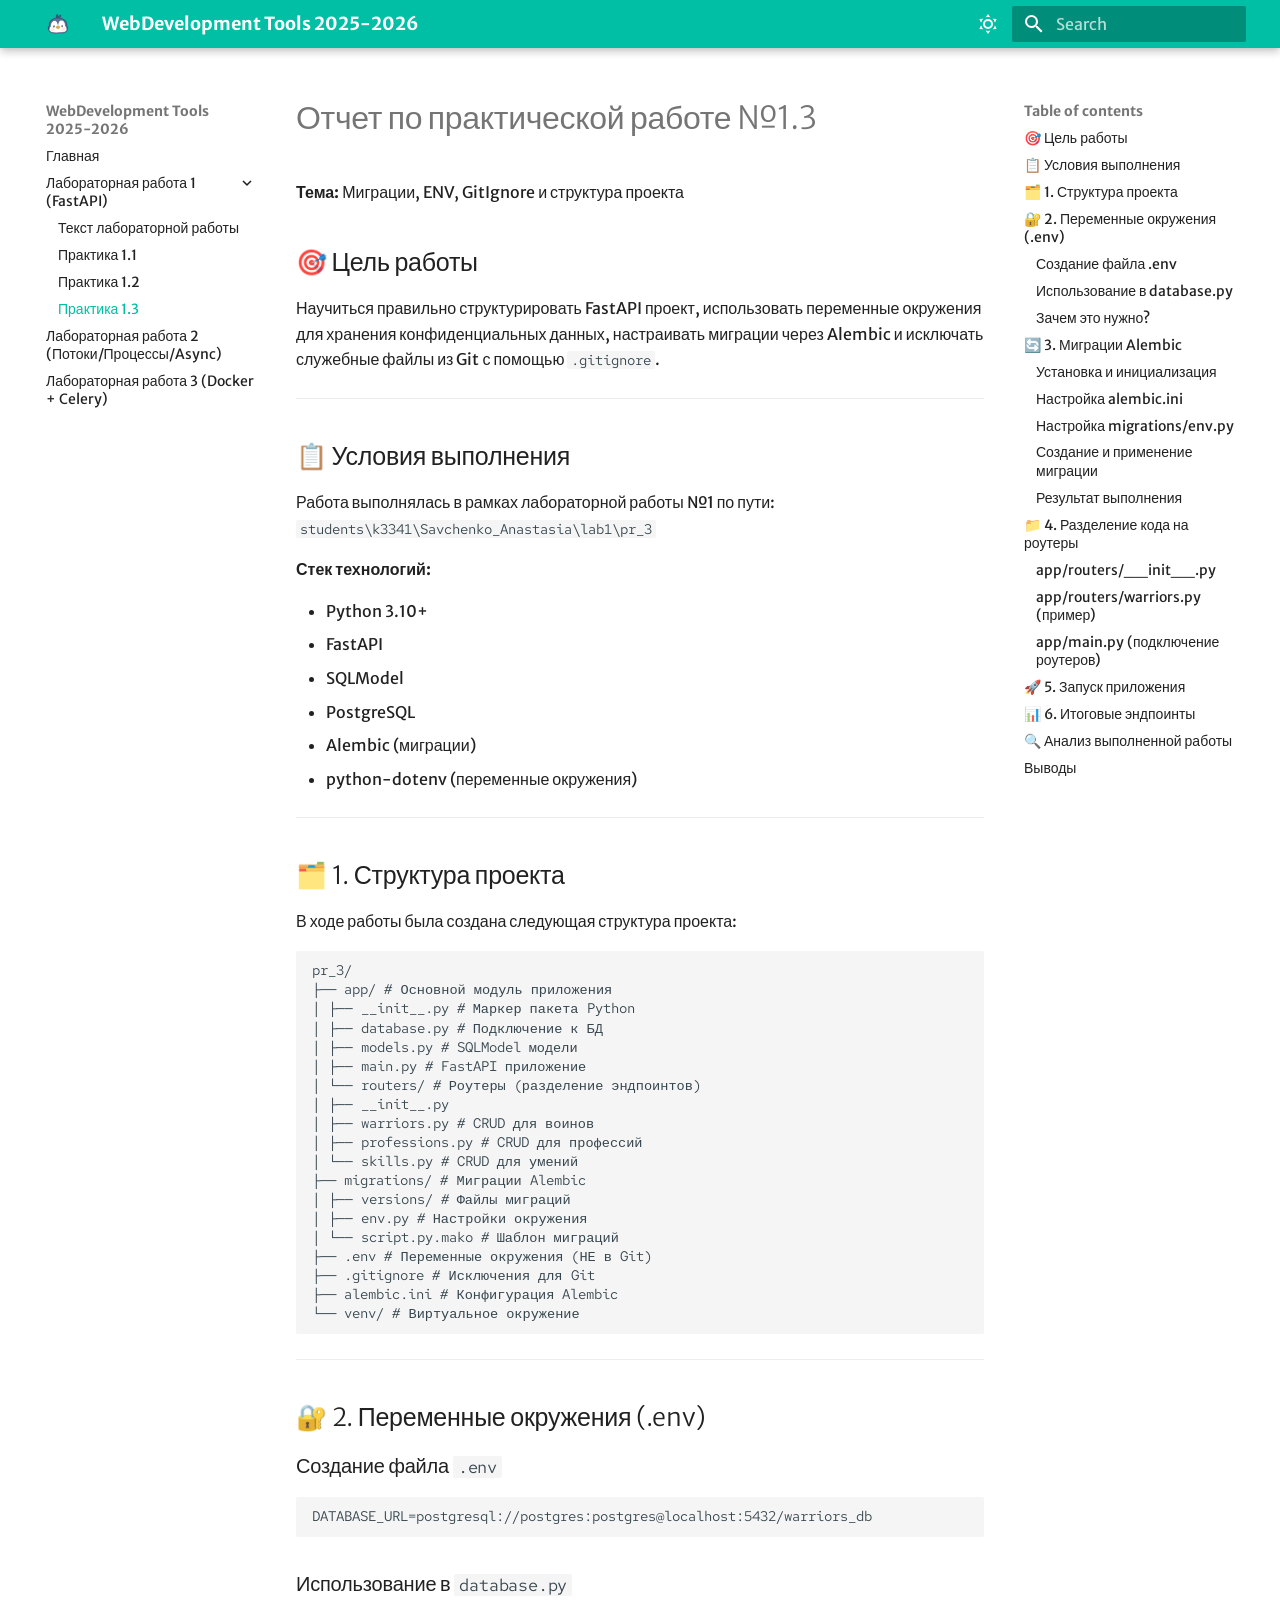
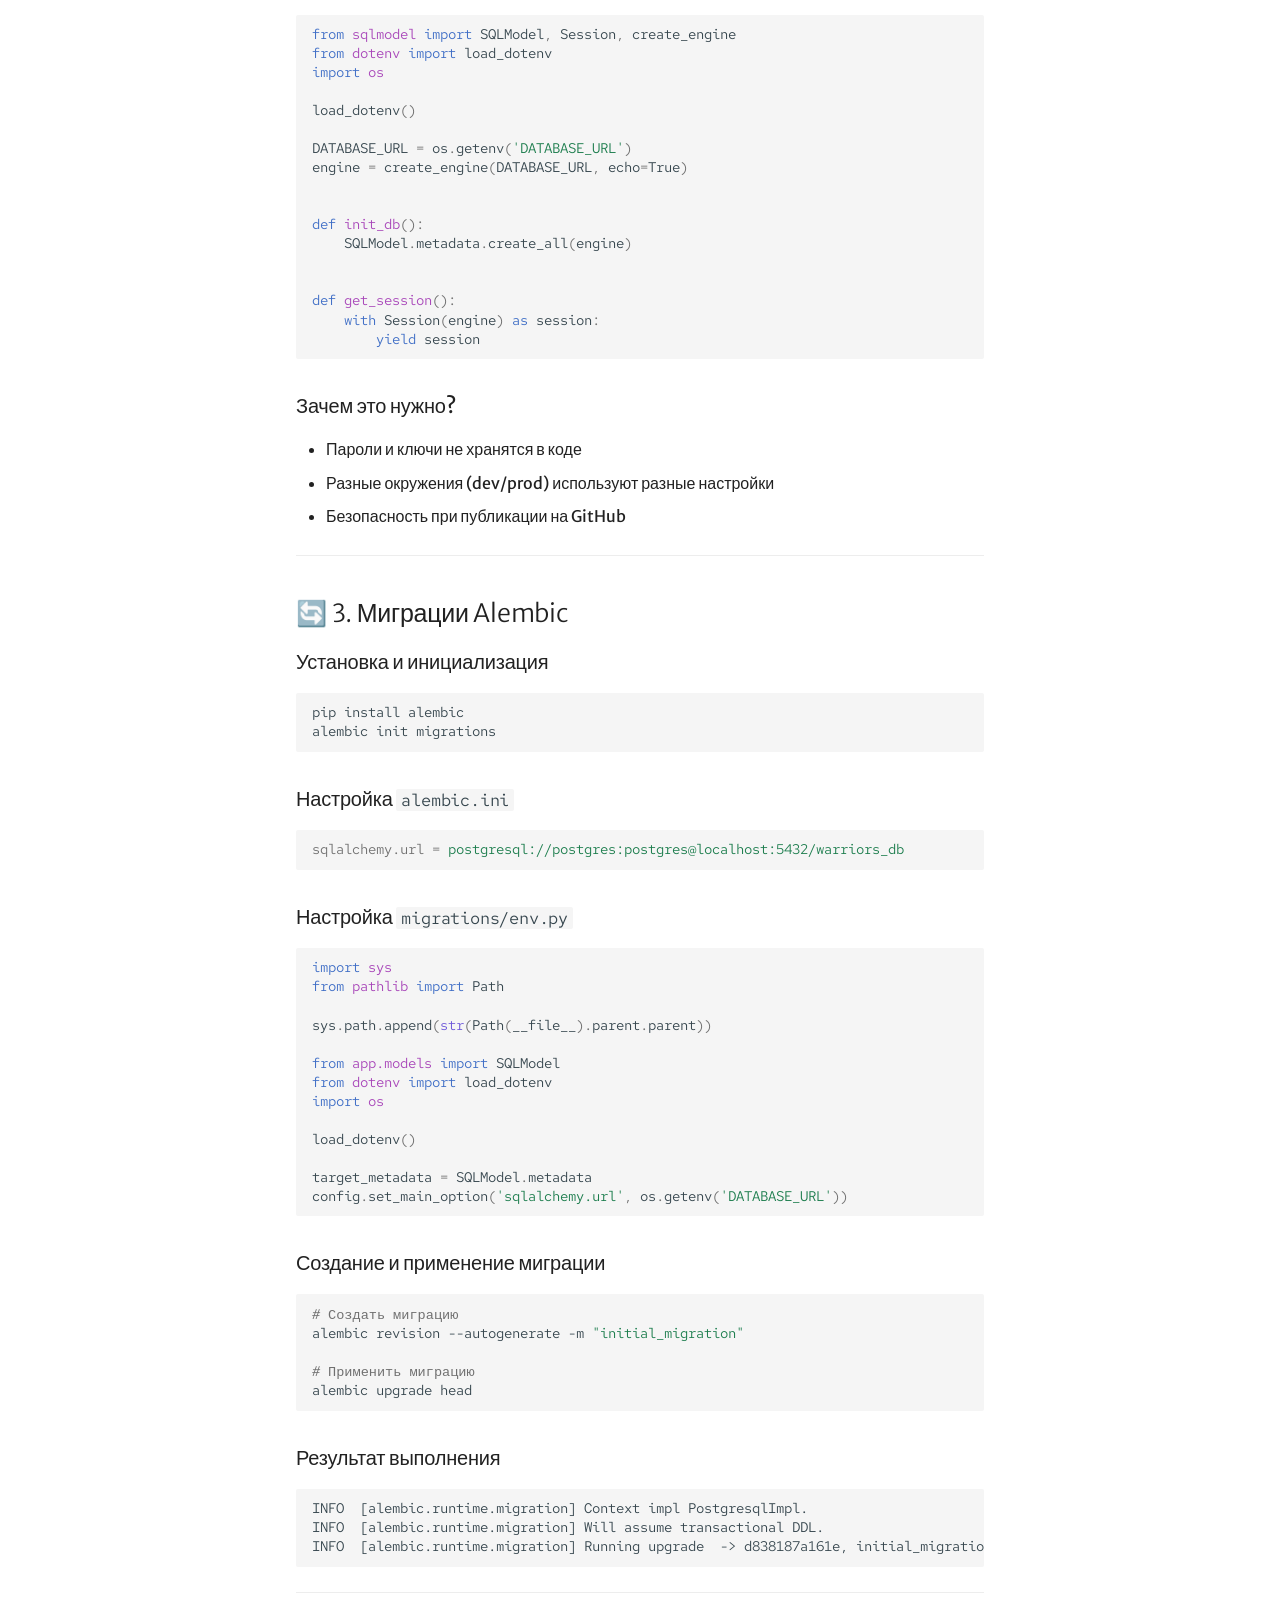
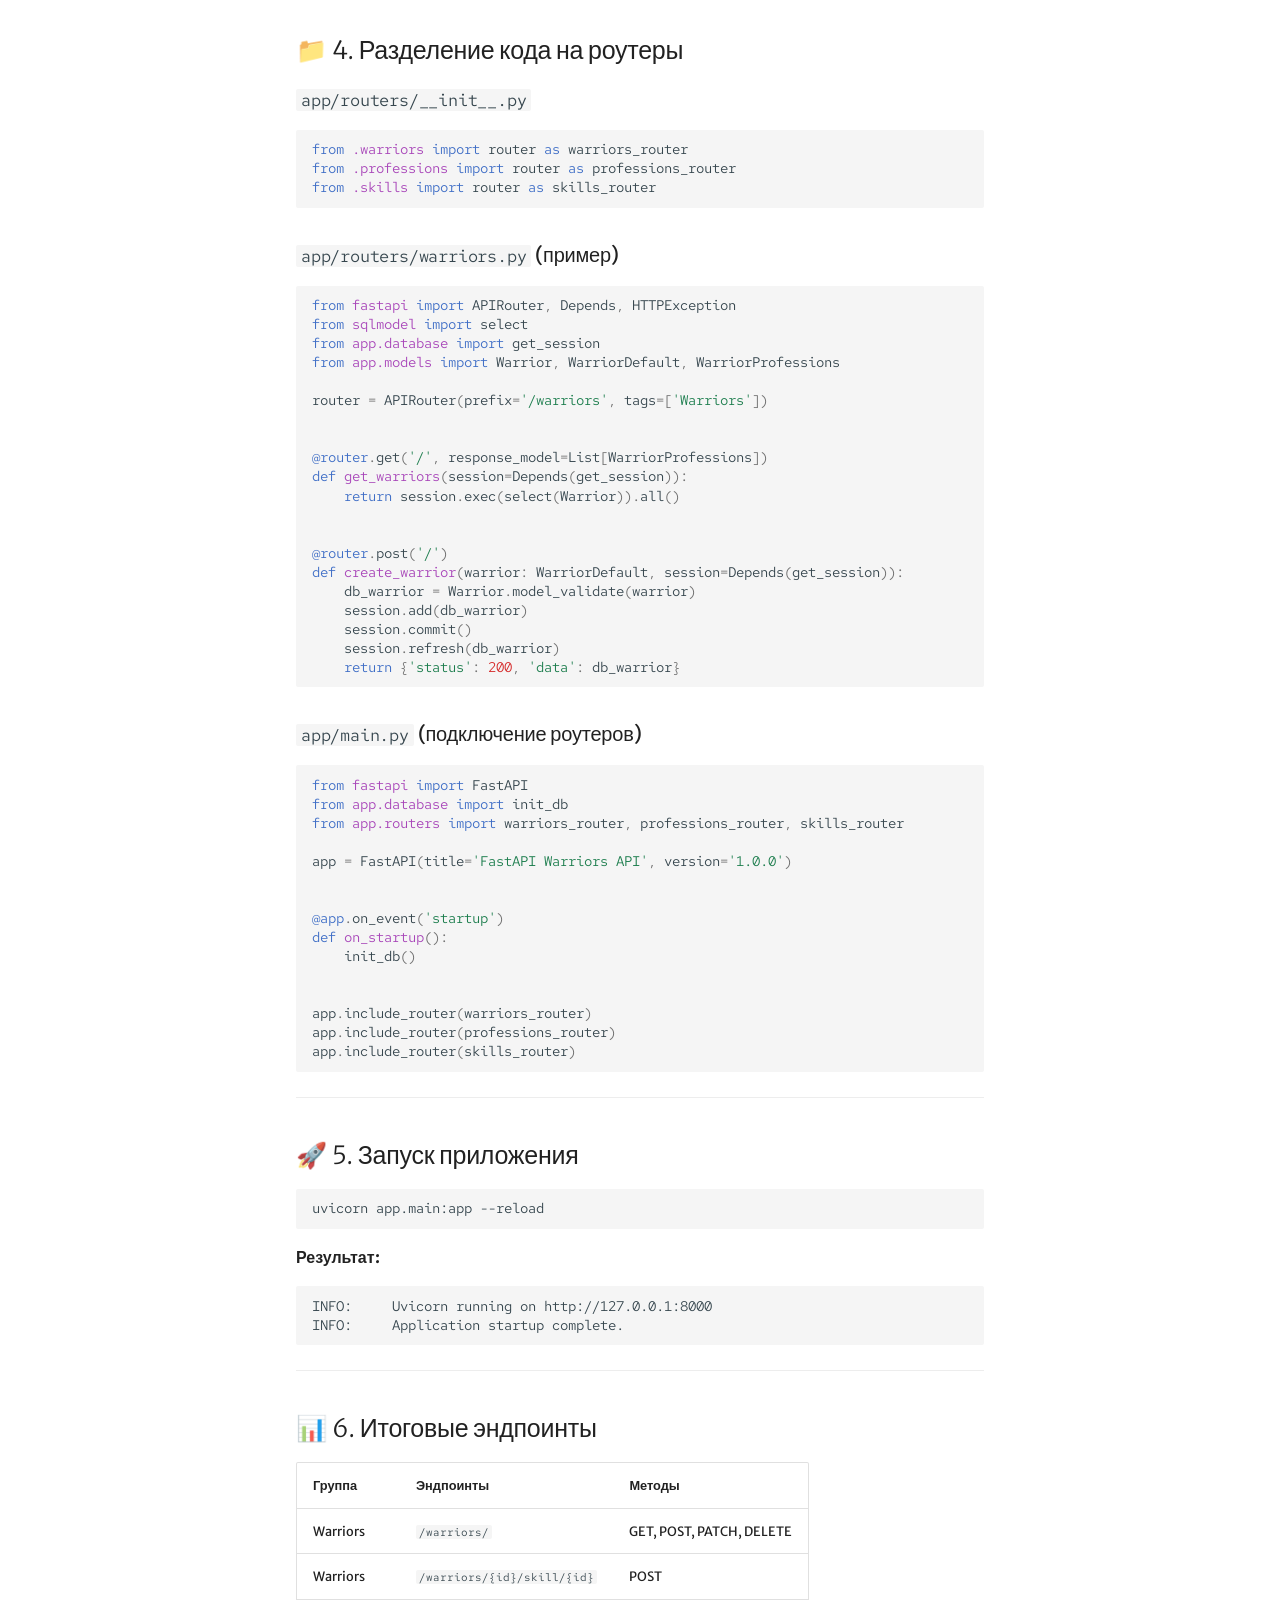
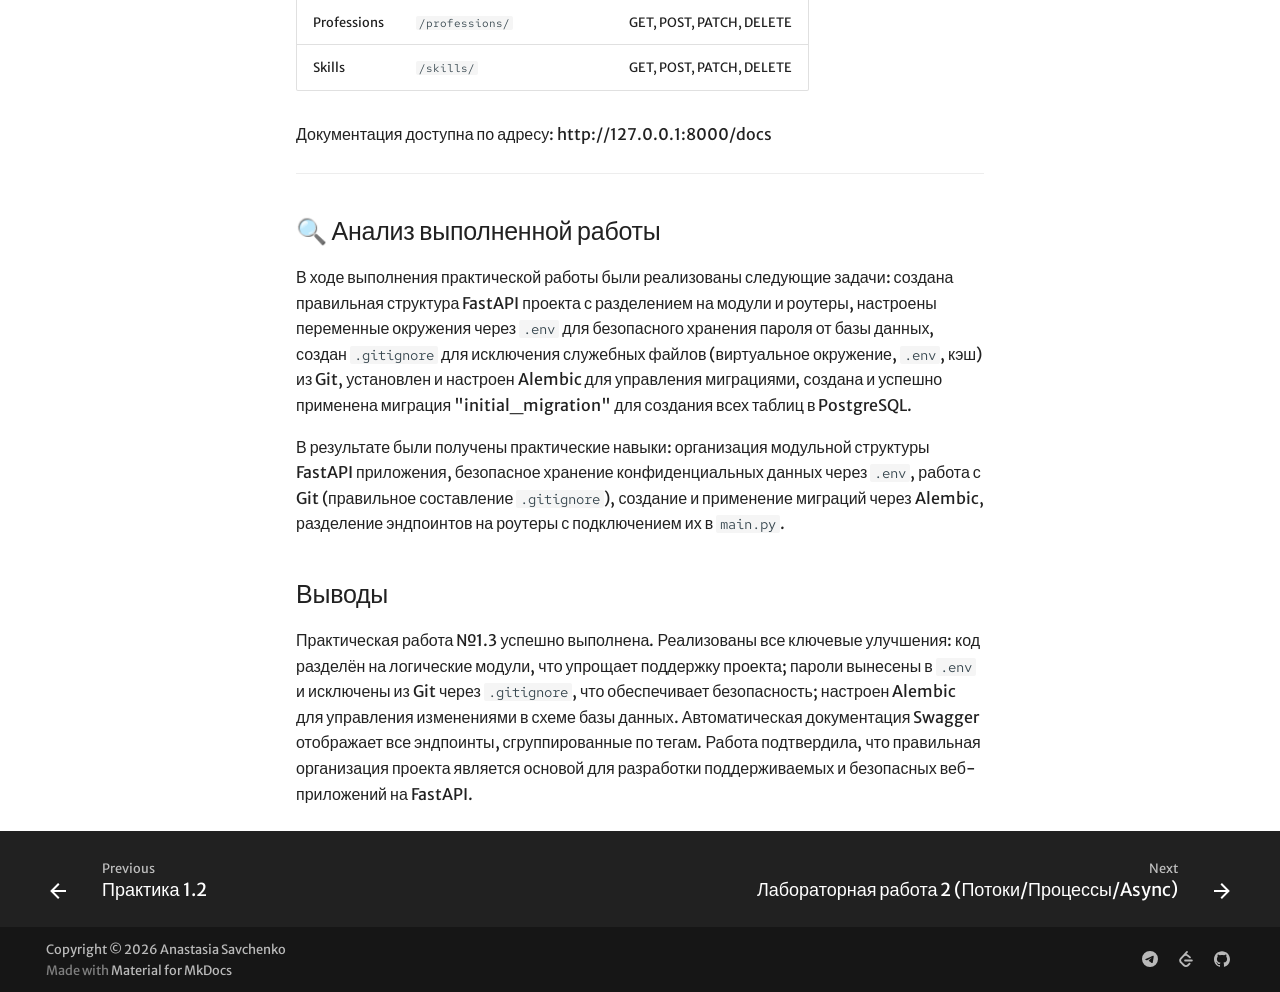
<file: lab1/practice1_3/index.html>
<!doctype html>
<html lang="en" class="no-js">
  <head>
    
      <meta charset="utf-8">
      <meta name="viewport" content="width=device-width,initial-scale=1">
      
      
      
        <link rel="canonical" href="https://gppovrm.github.io/ITMO_ICT_WebDevelopment_tools_2025-2026/lab1/practice1_3/">
      
      
        <link rel="prev" href="../practice1_2/">
      
      
        <link rel="next" href="../../lab2/lab2/">
      
      
        
      
      
      <link rel="icon" href="../../assets/penguin.ico">
      <meta name="generator" content="mkdocs-1.6.1, mkdocs-material-9.7.0">
    
    
      
        <title>Практика 1.3 - WebDevelopment Tools 2025-2026</title>
      
    
    
      <link rel="stylesheet" href="../../assets/stylesheets/main.618322db.min.css">
      
        
        <link rel="stylesheet" href="../../assets/stylesheets/palette.ab4e12ef.min.css">
      
      


    
    
      
    
    
      
        
        
        <link rel="preconnect" href="https://fonts.gstatic.com" crossorigin>
        <link rel="stylesheet" href="https://fonts.googleapis.com/css?family=Merriweather+Sans:300,300i,400,400i,700,700i%7CRed+Hat+Mono:400,400i,700,700i&display=fallback">
        <style>:root{--md-text-font:"Merriweather Sans";--md-code-font:"Red Hat Mono"}</style>
      
    
    
      <link rel="stylesheet" href="../../stylesheets/extra.css">
    
    <script>__md_scope=new URL("../..",location),__md_hash=e=>[...e].reduce(((e,_)=>(e<<5)-e+_.charCodeAt(0)),0),__md_get=(e,_=localStorage,t=__md_scope)=>JSON.parse(_.getItem(t.pathname+"."+e)),__md_set=(e,_,t=localStorage,a=__md_scope)=>{try{t.setItem(a.pathname+"."+e,JSON.stringify(_))}catch(e){}}</script>
    
      

    
    
  </head>
  
  
    
    
      
    
    
    
    
    <body dir="ltr" data-md-color-scheme="default" data-md-color-primary="custom" data-md-color-accent="deep-orange">
  
    
    <input class="md-toggle" data-md-toggle="drawer" type="checkbox" id="__drawer" autocomplete="off">
    <input class="md-toggle" data-md-toggle="search" type="checkbox" id="__search" autocomplete="off">
    <label class="md-overlay" for="__drawer"></label>
    <div data-md-component="skip">
      
        
        <a href="#no13" class="md-skip">
          Skip to content
        </a>
      
    </div>
    <div data-md-component="announce">
      
    </div>
    
    
      

  

<header class="md-header md-header--shadow" data-md-component="header">
  <nav class="md-header__inner md-grid" aria-label="Header">
    <a href="../.." title="WebDevelopment Tools 2025-2026" class="md-header__button md-logo" aria-label="WebDevelopment Tools 2025-2026" data-md-component="logo">
      
  <img src="../../assets/penguin.png" alt="logo">

    </a>
    <label class="md-header__button md-icon" for="__drawer">
      
      <svg xmlns="http://www.w3.org/2000/svg" viewBox="0 0 24 24"><path d="M3 6h18v2H3zm0 5h18v2H3zm0 5h18v2H3z"/></svg>
    </label>
    <div class="md-header__title" data-md-component="header-title">
      <div class="md-header__ellipsis">
        <div class="md-header__topic">
          <span class="md-ellipsis">
            WebDevelopment Tools 2025-2026
          </span>
        </div>
        <div class="md-header__topic" data-md-component="header-topic">
          <span class="md-ellipsis">
            
              Практика 1.3
            
          </span>
        </div>
      </div>
    </div>
    
      
        <form class="md-header__option" data-md-component="palette">
  
    
    
    
    <input class="md-option" data-md-color-media="(prefers-color-scheme: light)" data-md-color-scheme="default" data-md-color-primary="custom" data-md-color-accent="deep-orange"  aria-label="Switch to dark mode"  type="radio" name="__palette" id="__palette_0">
    
      <label class="md-header__button md-icon" title="Switch to dark mode" for="__palette_1" hidden>
        <svg xmlns="http://www.w3.org/2000/svg" viewBox="0 0 24 24"><path d="M12 7a5 5 0 0 1 5 5 5 5 0 0 1-5 5 5 5 0 0 1-5-5 5 5 0 0 1 5-5m0 2a3 3 0 0 0-3 3 3 3 0 0 0 3 3 3 3 0 0 0 3-3 3 3 0 0 0-3-3m0-7 2.39 3.42C13.65 5.15 12.84 5 12 5s-1.65.15-2.39.42zM3.34 7l4.16-.35A7.2 7.2 0 0 0 5.94 8.5c-.44.74-.69 1.5-.83 2.29zm.02 10 1.76-3.77a7.131 7.131 0 0 0 2.38 4.14zM20.65 7l-1.77 3.79a7.02 7.02 0 0 0-2.38-4.15zm-.01 10-4.14.36c.59-.51 1.12-1.14 1.54-1.86.42-.73.69-1.5.83-2.29zM12 22l-2.41-3.44c.74.27 1.55.44 2.41.44.82 0 1.63-.17 2.37-.44z"/></svg>
      </label>
    
  
    
    
    
    <input class="md-option" data-md-color-media="(prefers-color-scheme: dark)" data-md-color-scheme="slate" data-md-color-primary="custom" data-md-color-accent="deep-orange"  aria-label="Switch to light mode"  type="radio" name="__palette" id="__palette_1">
    
      <label class="md-header__button md-icon" title="Switch to light mode" for="__palette_0" hidden>
        <svg xmlns="http://www.w3.org/2000/svg" viewBox="0 0 24 24"><path d="m17.75 4.09-2.53 1.94.91 3.06-2.63-1.81-2.63 1.81.91-3.06-2.53-1.94L12.44 4l1.06-3 1.06 3zm3.5 6.91-1.64 1.25.59 1.98-1.7-1.17-1.7 1.17.59-1.98L15.75 11l2.06-.05L18.5 9l.69 1.95zm-2.28 4.95c.83-.08 1.72 1.1 1.19 1.85-.32.45-.66.87-1.08 1.27C15.17 23 8.84 23 4.94 19.07c-3.91-3.9-3.91-10.24 0-14.14.4-.4.82-.76 1.27-1.08.75-.53 1.93.36 1.85 1.19-.27 2.86.69 5.83 2.89 8.02a9.96 9.96 0 0 0 8.02 2.89m-1.64 2.02a12.08 12.08 0 0 1-7.8-3.47c-2.17-2.19-3.33-5-3.49-7.82-2.81 3.14-2.7 7.96.31 10.98 3.02 3.01 7.84 3.12 10.98.31"/></svg>
      </label>
    
  
</form>
      
    
    
      <script>var palette=__md_get("__palette");if(palette&&palette.color){if("(prefers-color-scheme)"===palette.color.media){var media=matchMedia("(prefers-color-scheme: light)"),input=document.querySelector(media.matches?"[data-md-color-media='(prefers-color-scheme: light)']":"[data-md-color-media='(prefers-color-scheme: dark)']");palette.color.media=input.getAttribute("data-md-color-media"),palette.color.scheme=input.getAttribute("data-md-color-scheme"),palette.color.primary=input.getAttribute("data-md-color-primary"),palette.color.accent=input.getAttribute("data-md-color-accent")}for(var[key,value]of Object.entries(palette.color))document.body.setAttribute("data-md-color-"+key,value)}</script>
    
    
    
      
      
        <label class="md-header__button md-icon" for="__search">
          
          <svg xmlns="http://www.w3.org/2000/svg" viewBox="0 0 24 24"><path d="M9.5 3A6.5 6.5 0 0 1 16 9.5c0 1.61-.59 3.09-1.56 4.23l.27.27h.79l5 5-1.5 1.5-5-5v-.79l-.27-.27A6.52 6.52 0 0 1 9.5 16 6.5 6.5 0 0 1 3 9.5 6.5 6.5 0 0 1 9.5 3m0 2C7 5 5 7 5 9.5S7 14 9.5 14 14 12 14 9.5 12 5 9.5 5"/></svg>
        </label>
        <div class="md-search" data-md-component="search" role="dialog">
  <label class="md-search__overlay" for="__search"></label>
  <div class="md-search__inner" role="search">
    <form class="md-search__form" name="search">
      <input type="text" class="md-search__input" name="query" aria-label="Search" placeholder="Search" autocapitalize="off" autocorrect="off" autocomplete="off" spellcheck="false" data-md-component="search-query" required>
      <label class="md-search__icon md-icon" for="__search">
        
        <svg xmlns="http://www.w3.org/2000/svg" viewBox="0 0 24 24"><path d="M9.5 3A6.5 6.5 0 0 1 16 9.5c0 1.61-.59 3.09-1.56 4.23l.27.27h.79l5 5-1.5 1.5-5-5v-.79l-.27-.27A6.52 6.52 0 0 1 9.5 16 6.5 6.5 0 0 1 3 9.5 6.5 6.5 0 0 1 9.5 3m0 2C7 5 5 7 5 9.5S7 14 9.5 14 14 12 14 9.5 12 5 9.5 5"/></svg>
        
        <svg xmlns="http://www.w3.org/2000/svg" viewBox="0 0 24 24"><path d="M20 11v2H8l5.5 5.5-1.42 1.42L4.16 12l7.92-7.92L13.5 5.5 8 11z"/></svg>
      </label>
      <nav class="md-search__options" aria-label="Search">
        
        <button type="reset" class="md-search__icon md-icon" title="Clear" aria-label="Clear" tabindex="-1">
          
          <svg xmlns="http://www.w3.org/2000/svg" viewBox="0 0 24 24"><path d="M19 6.41 17.59 5 12 10.59 6.41 5 5 6.41 10.59 12 5 17.59 6.41 19 12 13.41 17.59 19 19 17.59 13.41 12z"/></svg>
        </button>
      </nav>
      
    </form>
    <div class="md-search__output">
      <div class="md-search__scrollwrap" tabindex="0" data-md-scrollfix>
        <div class="md-search-result" data-md-component="search-result">
          <div class="md-search-result__meta">
            Initializing search
          </div>
          <ol class="md-search-result__list" role="presentation"></ol>
        </div>
      </div>
    </div>
  </div>
</div>
      
    
    
  </nav>
  
</header>
    
    <div class="md-container" data-md-component="container">
      
      
        
          
        
      
      <main class="md-main" data-md-component="main">
        <div class="md-main__inner md-grid">
          
            
              
              <div class="md-sidebar md-sidebar--primary" data-md-component="sidebar" data-md-type="navigation" >
                <div class="md-sidebar__scrollwrap">
                  <div class="md-sidebar__inner">
                    



<nav class="md-nav md-nav--primary" aria-label="Navigation" data-md-level="0">
  <label class="md-nav__title" for="__drawer">
    <a href="../.." title="WebDevelopment Tools 2025-2026" class="md-nav__button md-logo" aria-label="WebDevelopment Tools 2025-2026" data-md-component="logo">
      
  <img src="../../assets/penguin.png" alt="logo">

    </a>
    WebDevelopment Tools 2025-2026
  </label>
  
  <ul class="md-nav__list" data-md-scrollfix>
    
      
      
  
  
  
  
    <li class="md-nav__item">
      <a href="../.." class="md-nav__link">
        
  
  
  <span class="md-ellipsis">
    
  
    Главная
  

    
  </span>
  
  

      </a>
    </li>
  

    
      
      
  
  
    
  
  
  
    
    
    
    
    
    <li class="md-nav__item md-nav__item--active md-nav__item--nested">
      
        
        
        <input class="md-nav__toggle md-toggle " type="checkbox" id="__nav_2" checked>
        
          
          <label class="md-nav__link" for="__nav_2" id="__nav_2_label" tabindex="0">
            
  
  
  <span class="md-ellipsis">
    
  
    Лабораторная работа 1 (FastAPI)
  

    
  </span>
  
  

            <span class="md-nav__icon md-icon"></span>
          </label>
        
        <nav class="md-nav" data-md-level="1" aria-labelledby="__nav_2_label" aria-expanded="true">
          <label class="md-nav__title" for="__nav_2">
            <span class="md-nav__icon md-icon"></span>
            
  
    Лабораторная работа 1 (FastAPI)
  

          </label>
          <ul class="md-nav__list" data-md-scrollfix>
            
              
                
  
  
  
  
    <li class="md-nav__item">
      <a href="../lab1/" class="md-nav__link">
        
  
  
  <span class="md-ellipsis">
    
  
    Текст лабораторной работы
  

    
  </span>
  
  

      </a>
    </li>
  

              
            
              
                
  
  
  
  
    <li class="md-nav__item">
      <a href="../practice1_1/" class="md-nav__link">
        
  
  
  <span class="md-ellipsis">
    
  
    Практика 1.1
  

    
  </span>
  
  

      </a>
    </li>
  

              
            
              
                
  
  
  
  
    <li class="md-nav__item">
      <a href="../practice1_2/" class="md-nav__link">
        
  
  
  <span class="md-ellipsis">
    
  
    Практика 1.2
  

    
  </span>
  
  

      </a>
    </li>
  

              
            
              
                
  
  
    
  
  
  
    <li class="md-nav__item md-nav__item--active">
      
      <input class="md-nav__toggle md-toggle" type="checkbox" id="__toc">
      
      
        
      
      
        <label class="md-nav__link md-nav__link--active" for="__toc">
          
  
  
  <span class="md-ellipsis">
    
  
    Практика 1.3
  

    
  </span>
  
  

          <span class="md-nav__icon md-icon"></span>
        </label>
      
      <a href="./" class="md-nav__link md-nav__link--active">
        
  
  
  <span class="md-ellipsis">
    
  
    Практика 1.3
  

    
  </span>
  
  

      </a>
      
        

<nav class="md-nav md-nav--secondary" aria-label="Table of contents">
  
  
  
    
  
  
    <label class="md-nav__title" for="__toc">
      <span class="md-nav__icon md-icon"></span>
      Table of contents
    </label>
    <ul class="md-nav__list" data-md-component="toc" data-md-scrollfix>
      
        <li class="md-nav__item">
  <a href="#_1" class="md-nav__link">
    <span class="md-ellipsis">
      
        🎯 Цель работы
      
    </span>
  </a>
  
</li>
      
        <li class="md-nav__item">
  <a href="#_2" class="md-nav__link">
    <span class="md-ellipsis">
      
        📋 Условия выполнения
      
    </span>
  </a>
  
</li>
      
        <li class="md-nav__item">
  <a href="#1" class="md-nav__link">
    <span class="md-ellipsis">
      
        🗂️ 1. Структура проекта
      
    </span>
  </a>
  
</li>
      
        <li class="md-nav__item">
  <a href="#2-env" class="md-nav__link">
    <span class="md-ellipsis">
      
        🔐 2. Переменные окружения (.env)
      
    </span>
  </a>
  
    <nav class="md-nav" aria-label="🔐 2. Переменные окружения (.env)">
      <ul class="md-nav__list">
        
          <li class="md-nav__item">
  <a href="#env" class="md-nav__link">
    <span class="md-ellipsis">
      
        Создание файла .env
      
    </span>
  </a>
  
</li>
        
          <li class="md-nav__item">
  <a href="#databasepy" class="md-nav__link">
    <span class="md-ellipsis">
      
        Использование в database.py
      
    </span>
  </a>
  
</li>
        
          <li class="md-nav__item">
  <a href="#_3" class="md-nav__link">
    <span class="md-ellipsis">
      
        Зачем это нужно?
      
    </span>
  </a>
  
</li>
        
      </ul>
    </nav>
  
</li>
      
        <li class="md-nav__item">
  <a href="#3-alembic" class="md-nav__link">
    <span class="md-ellipsis">
      
        🔄 3. Миграции Alembic
      
    </span>
  </a>
  
    <nav class="md-nav" aria-label="🔄 3. Миграции Alembic">
      <ul class="md-nav__list">
        
          <li class="md-nav__item">
  <a href="#_4" class="md-nav__link">
    <span class="md-ellipsis">
      
        Установка и инициализация
      
    </span>
  </a>
  
</li>
        
          <li class="md-nav__item">
  <a href="#alembicini" class="md-nav__link">
    <span class="md-ellipsis">
      
        Настройка alembic.ini
      
    </span>
  </a>
  
</li>
        
          <li class="md-nav__item">
  <a href="#migrationsenvpy" class="md-nav__link">
    <span class="md-ellipsis">
      
        Настройка migrations/env.py
      
    </span>
  </a>
  
</li>
        
          <li class="md-nav__item">
  <a href="#_5" class="md-nav__link">
    <span class="md-ellipsis">
      
        Создание и применение миграции
      
    </span>
  </a>
  
</li>
        
          <li class="md-nav__item">
  <a href="#_6" class="md-nav__link">
    <span class="md-ellipsis">
      
        Результат выполнения
      
    </span>
  </a>
  
</li>
        
      </ul>
    </nav>
  
</li>
      
        <li class="md-nav__item">
  <a href="#4" class="md-nav__link">
    <span class="md-ellipsis">
      
        📁 4. Разделение кода на роутеры
      
    </span>
  </a>
  
    <nav class="md-nav" aria-label="📁 4. Разделение кода на роутеры">
      <ul class="md-nav__list">
        
          <li class="md-nav__item">
  <a href="#approuters__init__py" class="md-nav__link">
    <span class="md-ellipsis">
      
        app/routers/__init__.py
      
    </span>
  </a>
  
</li>
        
          <li class="md-nav__item">
  <a href="#approuterswarriorspy" class="md-nav__link">
    <span class="md-ellipsis">
      
        app/routers/warriors.py (пример)
      
    </span>
  </a>
  
</li>
        
          <li class="md-nav__item">
  <a href="#appmainpy" class="md-nav__link">
    <span class="md-ellipsis">
      
        app/main.py (подключение роутеров)
      
    </span>
  </a>
  
</li>
        
      </ul>
    </nav>
  
</li>
      
        <li class="md-nav__item">
  <a href="#5" class="md-nav__link">
    <span class="md-ellipsis">
      
        🚀 5. Запуск приложения
      
    </span>
  </a>
  
</li>
      
        <li class="md-nav__item">
  <a href="#6" class="md-nav__link">
    <span class="md-ellipsis">
      
        📊 6. Итоговые эндпоинты
      
    </span>
  </a>
  
</li>
      
        <li class="md-nav__item">
  <a href="#_7" class="md-nav__link">
    <span class="md-ellipsis">
      
        🔍 Анализ выполненной работы
      
    </span>
  </a>
  
</li>
      
        <li class="md-nav__item">
  <a href="#_8" class="md-nav__link">
    <span class="md-ellipsis">
      
        Выводы
      
    </span>
  </a>
  
</li>
      
    </ul>
  
</nav>
      
    </li>
  

              
            
          </ul>
        </nav>
      
    </li>
  

    
      
      
  
  
  
  
    <li class="md-nav__item">
      <a href="../../lab2/lab2/" class="md-nav__link">
        
  
  
  <span class="md-ellipsis">
    
  
    Лабораторная работа 2 (Потоки/Процессы/Async)
  

    
  </span>
  
  

      </a>
    </li>
  

    
      
      
  
  
  
  
    <li class="md-nav__item">
      <a href="../../lab3/lab3/" class="md-nav__link">
        
  
  
  <span class="md-ellipsis">
    
  
    Лабораторная работа 3 (Docker + Celery)
  

    
  </span>
  
  

      </a>
    </li>
  

    
  </ul>
</nav>
                  </div>
                </div>
              </div>
            
            
              
              <div class="md-sidebar md-sidebar--secondary" data-md-component="sidebar" data-md-type="toc" >
                <div class="md-sidebar__scrollwrap">
                  <div class="md-sidebar__inner">
                    

<nav class="md-nav md-nav--secondary" aria-label="Table of contents">
  
  
  
    
  
  
    <label class="md-nav__title" for="__toc">
      <span class="md-nav__icon md-icon"></span>
      Table of contents
    </label>
    <ul class="md-nav__list" data-md-component="toc" data-md-scrollfix>
      
        <li class="md-nav__item">
  <a href="#_1" class="md-nav__link">
    <span class="md-ellipsis">
      
        🎯 Цель работы
      
    </span>
  </a>
  
</li>
      
        <li class="md-nav__item">
  <a href="#_2" class="md-nav__link">
    <span class="md-ellipsis">
      
        📋 Условия выполнения
      
    </span>
  </a>
  
</li>
      
        <li class="md-nav__item">
  <a href="#1" class="md-nav__link">
    <span class="md-ellipsis">
      
        🗂️ 1. Структура проекта
      
    </span>
  </a>
  
</li>
      
        <li class="md-nav__item">
  <a href="#2-env" class="md-nav__link">
    <span class="md-ellipsis">
      
        🔐 2. Переменные окружения (.env)
      
    </span>
  </a>
  
    <nav class="md-nav" aria-label="🔐 2. Переменные окружения (.env)">
      <ul class="md-nav__list">
        
          <li class="md-nav__item">
  <a href="#env" class="md-nav__link">
    <span class="md-ellipsis">
      
        Создание файла .env
      
    </span>
  </a>
  
</li>
        
          <li class="md-nav__item">
  <a href="#databasepy" class="md-nav__link">
    <span class="md-ellipsis">
      
        Использование в database.py
      
    </span>
  </a>
  
</li>
        
          <li class="md-nav__item">
  <a href="#_3" class="md-nav__link">
    <span class="md-ellipsis">
      
        Зачем это нужно?
      
    </span>
  </a>
  
</li>
        
      </ul>
    </nav>
  
</li>
      
        <li class="md-nav__item">
  <a href="#3-alembic" class="md-nav__link">
    <span class="md-ellipsis">
      
        🔄 3. Миграции Alembic
      
    </span>
  </a>
  
    <nav class="md-nav" aria-label="🔄 3. Миграции Alembic">
      <ul class="md-nav__list">
        
          <li class="md-nav__item">
  <a href="#_4" class="md-nav__link">
    <span class="md-ellipsis">
      
        Установка и инициализация
      
    </span>
  </a>
  
</li>
        
          <li class="md-nav__item">
  <a href="#alembicini" class="md-nav__link">
    <span class="md-ellipsis">
      
        Настройка alembic.ini
      
    </span>
  </a>
  
</li>
        
          <li class="md-nav__item">
  <a href="#migrationsenvpy" class="md-nav__link">
    <span class="md-ellipsis">
      
        Настройка migrations/env.py
      
    </span>
  </a>
  
</li>
        
          <li class="md-nav__item">
  <a href="#_5" class="md-nav__link">
    <span class="md-ellipsis">
      
        Создание и применение миграции
      
    </span>
  </a>
  
</li>
        
          <li class="md-nav__item">
  <a href="#_6" class="md-nav__link">
    <span class="md-ellipsis">
      
        Результат выполнения
      
    </span>
  </a>
  
</li>
        
      </ul>
    </nav>
  
</li>
      
        <li class="md-nav__item">
  <a href="#4" class="md-nav__link">
    <span class="md-ellipsis">
      
        📁 4. Разделение кода на роутеры
      
    </span>
  </a>
  
    <nav class="md-nav" aria-label="📁 4. Разделение кода на роутеры">
      <ul class="md-nav__list">
        
          <li class="md-nav__item">
  <a href="#approuters__init__py" class="md-nav__link">
    <span class="md-ellipsis">
      
        app/routers/__init__.py
      
    </span>
  </a>
  
</li>
        
          <li class="md-nav__item">
  <a href="#approuterswarriorspy" class="md-nav__link">
    <span class="md-ellipsis">
      
        app/routers/warriors.py (пример)
      
    </span>
  </a>
  
</li>
        
          <li class="md-nav__item">
  <a href="#appmainpy" class="md-nav__link">
    <span class="md-ellipsis">
      
        app/main.py (подключение роутеров)
      
    </span>
  </a>
  
</li>
        
      </ul>
    </nav>
  
</li>
      
        <li class="md-nav__item">
  <a href="#5" class="md-nav__link">
    <span class="md-ellipsis">
      
        🚀 5. Запуск приложения
      
    </span>
  </a>
  
</li>
      
        <li class="md-nav__item">
  <a href="#6" class="md-nav__link">
    <span class="md-ellipsis">
      
        📊 6. Итоговые эндпоинты
      
    </span>
  </a>
  
</li>
      
        <li class="md-nav__item">
  <a href="#_7" class="md-nav__link">
    <span class="md-ellipsis">
      
        🔍 Анализ выполненной работы
      
    </span>
  </a>
  
</li>
      
        <li class="md-nav__item">
  <a href="#_8" class="md-nav__link">
    <span class="md-ellipsis">
      
        Выводы
      
    </span>
  </a>
  
</li>
      
    </ul>
  
</nav>
                  </div>
                </div>
              </div>
            
          
          
            <div class="md-content" data-md-component="content">
              
              <article class="md-content__inner md-typeset">
                
                  



<h1 id="no13">Отчет по практической работе №1.3</h1>
<p><strong>Тема:</strong> Миграции, ENV, GitIgnore и структура проекта</p>
<h2 id="_1">🎯 Цель работы</h2>
<p>Научиться правильно структурировать FastAPI проект, использовать переменные окружения для хранения конфиденциальных
данных, настраивать миграции через Alembic и исключать служебные файлы из Git с помощью <code>.gitignore</code>.</p>
<hr />
<h2 id="_2">📋 Условия выполнения</h2>
<p>Работа выполнялась в рамках лабораторной работы №1 по пути:<br />
<code>students\k3341\Savchenko_Anastasia\lab1\pr_3</code></p>
<p><strong>Стек технологий:</strong></p>
<ul>
<li>Python 3.10+</li>
<li>FastAPI</li>
<li>SQLModel</li>
<li>PostgreSQL</li>
<li>Alembic (миграции)</li>
<li>python-dotenv (переменные окружения)</li>
</ul>
<hr />
<h2 id="1">🗂️ 1. Структура проекта</h2>
<p>В ходе работы была создана следующая структура проекта:</p>
<div class="language-text highlight"><pre><span></span><code><span id="__span-0-1"><a id="__codelineno-0-1" name="__codelineno-0-1" href="#__codelineno-0-1"></a>pr_3/
</span><span id="__span-0-2"><a id="__codelineno-0-2" name="__codelineno-0-2" href="#__codelineno-0-2"></a>├── app/ # Основной модуль приложения
</span><span id="__span-0-3"><a id="__codelineno-0-3" name="__codelineno-0-3" href="#__codelineno-0-3"></a>│ ├── __init__.py # Маркер пакета Python
</span><span id="__span-0-4"><a id="__codelineno-0-4" name="__codelineno-0-4" href="#__codelineno-0-4"></a>│ ├── database.py # Подключение к БД
</span><span id="__span-0-5"><a id="__codelineno-0-5" name="__codelineno-0-5" href="#__codelineno-0-5"></a>│ ├── models.py # SQLModel модели
</span><span id="__span-0-6"><a id="__codelineno-0-6" name="__codelineno-0-6" href="#__codelineno-0-6"></a>│ ├── main.py # FastAPI приложение
</span><span id="__span-0-7"><a id="__codelineno-0-7" name="__codelineno-0-7" href="#__codelineno-0-7"></a>│ └── routers/ # Роутеры (разделение эндпоинтов)
</span><span id="__span-0-8"><a id="__codelineno-0-8" name="__codelineno-0-8" href="#__codelineno-0-8"></a>│ ├── __init__.py
</span><span id="__span-0-9"><a id="__codelineno-0-9" name="__codelineno-0-9" href="#__codelineno-0-9"></a>│ ├── warriors.py # CRUD для воинов
</span><span id="__span-0-10"><a id="__codelineno-0-10" name="__codelineno-0-10" href="#__codelineno-0-10"></a>│ ├── professions.py # CRUD для профессий
</span><span id="__span-0-11"><a id="__codelineno-0-11" name="__codelineno-0-11" href="#__codelineno-0-11"></a>│ └── skills.py # CRUD для умений
</span><span id="__span-0-12"><a id="__codelineno-0-12" name="__codelineno-0-12" href="#__codelineno-0-12"></a>├── migrations/ # Миграции Alembic
</span><span id="__span-0-13"><a id="__codelineno-0-13" name="__codelineno-0-13" href="#__codelineno-0-13"></a>│ ├── versions/ # Файлы миграций
</span><span id="__span-0-14"><a id="__codelineno-0-14" name="__codelineno-0-14" href="#__codelineno-0-14"></a>│ ├── env.py # Настройки окружения
</span><span id="__span-0-15"><a id="__codelineno-0-15" name="__codelineno-0-15" href="#__codelineno-0-15"></a>│ └── script.py.mako # Шаблон миграций
</span><span id="__span-0-16"><a id="__codelineno-0-16" name="__codelineno-0-16" href="#__codelineno-0-16"></a>├── .env # Переменные окружения (НЕ в Git)
</span><span id="__span-0-17"><a id="__codelineno-0-17" name="__codelineno-0-17" href="#__codelineno-0-17"></a>├── .gitignore # Исключения для Git
</span><span id="__span-0-18"><a id="__codelineno-0-18" name="__codelineno-0-18" href="#__codelineno-0-18"></a>├── alembic.ini # Конфигурация Alembic
</span><span id="__span-0-19"><a id="__codelineno-0-19" name="__codelineno-0-19" href="#__codelineno-0-19"></a>└── venv/ # Виртуальное окружение
</span></code></pre></div>
<hr />
<h2 id="2-env">🔐 2. Переменные окружения (.env)</h2>
<h3 id="env">Создание файла <code>.env</code></h3>
<div class="language-text highlight"><pre><span></span><code><span id="__span-1-1"><a id="__codelineno-1-1" name="__codelineno-1-1" href="#__codelineno-1-1"></a>DATABASE_URL=postgresql://postgres:postgres@localhost:5432/warriors_db
</span></code></pre></div>
<h3 id="databasepy">Использование в <code>database.py</code></h3>
<div class="language-python highlight"><pre><span></span><code><span id="__span-2-1"><a id="__codelineno-2-1" name="__codelineno-2-1" href="#__codelineno-2-1"></a><span class="kn">from</span><span class="w"> </span><span class="nn">sqlmodel</span><span class="w"> </span><span class="kn">import</span> <span class="n">SQLModel</span><span class="p">,</span> <span class="n">Session</span><span class="p">,</span> <span class="n">create_engine</span>
</span><span id="__span-2-2"><a id="__codelineno-2-2" name="__codelineno-2-2" href="#__codelineno-2-2"></a><span class="kn">from</span><span class="w"> </span><span class="nn">dotenv</span><span class="w"> </span><span class="kn">import</span> <span class="n">load_dotenv</span>
</span><span id="__span-2-3"><a id="__codelineno-2-3" name="__codelineno-2-3" href="#__codelineno-2-3"></a><span class="kn">import</span><span class="w"> </span><span class="nn">os</span>
</span><span id="__span-2-4"><a id="__codelineno-2-4" name="__codelineno-2-4" href="#__codelineno-2-4"></a>
</span><span id="__span-2-5"><a id="__codelineno-2-5" name="__codelineno-2-5" href="#__codelineno-2-5"></a><span class="n">load_dotenv</span><span class="p">()</span>
</span><span id="__span-2-6"><a id="__codelineno-2-6" name="__codelineno-2-6" href="#__codelineno-2-6"></a>
</span><span id="__span-2-7"><a id="__codelineno-2-7" name="__codelineno-2-7" href="#__codelineno-2-7"></a><span class="n">DATABASE_URL</span> <span class="o">=</span> <span class="n">os</span><span class="o">.</span><span class="n">getenv</span><span class="p">(</span><span class="s1">&#39;DATABASE_URL&#39;</span><span class="p">)</span>
</span><span id="__span-2-8"><a id="__codelineno-2-8" name="__codelineno-2-8" href="#__codelineno-2-8"></a><span class="n">engine</span> <span class="o">=</span> <span class="n">create_engine</span><span class="p">(</span><span class="n">DATABASE_URL</span><span class="p">,</span> <span class="n">echo</span><span class="o">=</span><span class="kc">True</span><span class="p">)</span>
</span><span id="__span-2-9"><a id="__codelineno-2-9" name="__codelineno-2-9" href="#__codelineno-2-9"></a>
</span><span id="__span-2-10"><a id="__codelineno-2-10" name="__codelineno-2-10" href="#__codelineno-2-10"></a>
</span><span id="__span-2-11"><a id="__codelineno-2-11" name="__codelineno-2-11" href="#__codelineno-2-11"></a><span class="k">def</span><span class="w"> </span><span class="nf">init_db</span><span class="p">():</span>
</span><span id="__span-2-12"><a id="__codelineno-2-12" name="__codelineno-2-12" href="#__codelineno-2-12"></a>    <span class="n">SQLModel</span><span class="o">.</span><span class="n">metadata</span><span class="o">.</span><span class="n">create_all</span><span class="p">(</span><span class="n">engine</span><span class="p">)</span>
</span><span id="__span-2-13"><a id="__codelineno-2-13" name="__codelineno-2-13" href="#__codelineno-2-13"></a>
</span><span id="__span-2-14"><a id="__codelineno-2-14" name="__codelineno-2-14" href="#__codelineno-2-14"></a>
</span><span id="__span-2-15"><a id="__codelineno-2-15" name="__codelineno-2-15" href="#__codelineno-2-15"></a><span class="k">def</span><span class="w"> </span><span class="nf">get_session</span><span class="p">():</span>
</span><span id="__span-2-16"><a id="__codelineno-2-16" name="__codelineno-2-16" href="#__codelineno-2-16"></a>    <span class="k">with</span> <span class="n">Session</span><span class="p">(</span><span class="n">engine</span><span class="p">)</span> <span class="k">as</span> <span class="n">session</span><span class="p">:</span>
</span><span id="__span-2-17"><a id="__codelineno-2-17" name="__codelineno-2-17" href="#__codelineno-2-17"></a>        <span class="k">yield</span> <span class="n">session</span>
</span></code></pre></div>
<h3 id="_3">Зачем это нужно?</h3>
<ul>
<li>Пароли и ключи не хранятся в коде</li>
<li>Разные окружения (dev/prod) используют разные настройки</li>
<li>Безопасность при публикации на GitHub</li>
</ul>
<hr />
<h2 id="3-alembic">🔄 3. Миграции Alembic</h2>
<h3 id="_4">Установка и инициализация</h3>
<div class="language-bash highlight"><pre><span></span><code><span id="__span-3-1"><a id="__codelineno-3-1" name="__codelineno-3-1" href="#__codelineno-3-1"></a>pip<span class="w"> </span>install<span class="w"> </span>alembic
</span><span id="__span-3-2"><a id="__codelineno-3-2" name="__codelineno-3-2" href="#__codelineno-3-2"></a>alembic<span class="w"> </span>init<span class="w"> </span>migrations
</span></code></pre></div>
<h3 id="alembicini">Настройка <code>alembic.ini</code></h3>
<div class="language-ini highlight"><pre><span></span><code><span id="__span-4-1"><a id="__codelineno-4-1" name="__codelineno-4-1" href="#__codelineno-4-1"></a><span class="na">sqlalchemy.url</span><span class="w"> </span><span class="o">=</span><span class="w"> </span><span class="s">postgresql://postgres:postgres@localhost:5432/warriors_db</span>
</span></code></pre></div>
<h3 id="migrationsenvpy">Настройка <code>migrations/env.py</code></h3>
<div class="language-python highlight"><pre><span></span><code><span id="__span-5-1"><a id="__codelineno-5-1" name="__codelineno-5-1" href="#__codelineno-5-1"></a><span class="kn">import</span><span class="w"> </span><span class="nn">sys</span>
</span><span id="__span-5-2"><a id="__codelineno-5-2" name="__codelineno-5-2" href="#__codelineno-5-2"></a><span class="kn">from</span><span class="w"> </span><span class="nn">pathlib</span><span class="w"> </span><span class="kn">import</span> <span class="n">Path</span>
</span><span id="__span-5-3"><a id="__codelineno-5-3" name="__codelineno-5-3" href="#__codelineno-5-3"></a>
</span><span id="__span-5-4"><a id="__codelineno-5-4" name="__codelineno-5-4" href="#__codelineno-5-4"></a><span class="n">sys</span><span class="o">.</span><span class="n">path</span><span class="o">.</span><span class="n">append</span><span class="p">(</span><span class="nb">str</span><span class="p">(</span><span class="n">Path</span><span class="p">(</span><span class="vm">__file__</span><span class="p">)</span><span class="o">.</span><span class="n">parent</span><span class="o">.</span><span class="n">parent</span><span class="p">))</span>
</span><span id="__span-5-5"><a id="__codelineno-5-5" name="__codelineno-5-5" href="#__codelineno-5-5"></a>
</span><span id="__span-5-6"><a id="__codelineno-5-6" name="__codelineno-5-6" href="#__codelineno-5-6"></a><span class="kn">from</span><span class="w"> </span><span class="nn">app.models</span><span class="w"> </span><span class="kn">import</span> <span class="n">SQLModel</span>
</span><span id="__span-5-7"><a id="__codelineno-5-7" name="__codelineno-5-7" href="#__codelineno-5-7"></a><span class="kn">from</span><span class="w"> </span><span class="nn">dotenv</span><span class="w"> </span><span class="kn">import</span> <span class="n">load_dotenv</span>
</span><span id="__span-5-8"><a id="__codelineno-5-8" name="__codelineno-5-8" href="#__codelineno-5-8"></a><span class="kn">import</span><span class="w"> </span><span class="nn">os</span>
</span><span id="__span-5-9"><a id="__codelineno-5-9" name="__codelineno-5-9" href="#__codelineno-5-9"></a>
</span><span id="__span-5-10"><a id="__codelineno-5-10" name="__codelineno-5-10" href="#__codelineno-5-10"></a><span class="n">load_dotenv</span><span class="p">()</span>
</span><span id="__span-5-11"><a id="__codelineno-5-11" name="__codelineno-5-11" href="#__codelineno-5-11"></a>
</span><span id="__span-5-12"><a id="__codelineno-5-12" name="__codelineno-5-12" href="#__codelineno-5-12"></a><span class="n">target_metadata</span> <span class="o">=</span> <span class="n">SQLModel</span><span class="o">.</span><span class="n">metadata</span>
</span><span id="__span-5-13"><a id="__codelineno-5-13" name="__codelineno-5-13" href="#__codelineno-5-13"></a><span class="n">config</span><span class="o">.</span><span class="n">set_main_option</span><span class="p">(</span><span class="s1">&#39;sqlalchemy.url&#39;</span><span class="p">,</span> <span class="n">os</span><span class="o">.</span><span class="n">getenv</span><span class="p">(</span><span class="s1">&#39;DATABASE_URL&#39;</span><span class="p">))</span>
</span></code></pre></div>
<h3 id="_5">Создание и применение миграции</h3>
<div class="language-bash highlight"><pre><span></span><code><span id="__span-6-1"><a id="__codelineno-6-1" name="__codelineno-6-1" href="#__codelineno-6-1"></a><span class="c1"># Создать миграцию</span>
</span><span id="__span-6-2"><a id="__codelineno-6-2" name="__codelineno-6-2" href="#__codelineno-6-2"></a>alembic<span class="w"> </span>revision<span class="w"> </span>--autogenerate<span class="w"> </span>-m<span class="w"> </span><span class="s2">&quot;initial_migration&quot;</span>
</span><span id="__span-6-3"><a id="__codelineno-6-3" name="__codelineno-6-3" href="#__codelineno-6-3"></a>
</span><span id="__span-6-4"><a id="__codelineno-6-4" name="__codelineno-6-4" href="#__codelineno-6-4"></a><span class="c1"># Применить миграцию</span>
</span><span id="__span-6-5"><a id="__codelineno-6-5" name="__codelineno-6-5" href="#__codelineno-6-5"></a>alembic<span class="w"> </span>upgrade<span class="w"> </span>head
</span></code></pre></div>
<h3 id="_6">Результат выполнения</h3>
<div class="language-text highlight"><pre><span></span><code><span id="__span-7-1"><a id="__codelineno-7-1" name="__codelineno-7-1" href="#__codelineno-7-1"></a>INFO  [alembic.runtime.migration] Context impl PostgresqlImpl.
</span><span id="__span-7-2"><a id="__codelineno-7-2" name="__codelineno-7-2" href="#__codelineno-7-2"></a>INFO  [alembic.runtime.migration] Will assume transactional DDL.
</span><span id="__span-7-3"><a id="__codelineno-7-3" name="__codelineno-7-3" href="#__codelineno-7-3"></a>INFO  [alembic.runtime.migration] Running upgrade  -&gt; d838187a161e, initial_migration
</span></code></pre></div>
<hr />
<h2 id="4">📁 4. Разделение кода на роутеры</h2>
<h3 id="approuters__init__py"><code>app/routers/__init__.py</code></h3>
<div class="language-python highlight"><pre><span></span><code><span id="__span-8-1"><a id="__codelineno-8-1" name="__codelineno-8-1" href="#__codelineno-8-1"></a><span class="kn">from</span><span class="w"> </span><span class="nn">.warriors</span><span class="w"> </span><span class="kn">import</span> <span class="n">router</span> <span class="k">as</span> <span class="n">warriors_router</span>
</span><span id="__span-8-2"><a id="__codelineno-8-2" name="__codelineno-8-2" href="#__codelineno-8-2"></a><span class="kn">from</span><span class="w"> </span><span class="nn">.professions</span><span class="w"> </span><span class="kn">import</span> <span class="n">router</span> <span class="k">as</span> <span class="n">professions_router</span>
</span><span id="__span-8-3"><a id="__codelineno-8-3" name="__codelineno-8-3" href="#__codelineno-8-3"></a><span class="kn">from</span><span class="w"> </span><span class="nn">.skills</span><span class="w"> </span><span class="kn">import</span> <span class="n">router</span> <span class="k">as</span> <span class="n">skills_router</span>
</span></code></pre></div>
<h3 id="approuterswarriorspy"><code>app/routers/warriors.py</code> (пример)</h3>
<div class="language-python highlight"><pre><span></span><code><span id="__span-9-1"><a id="__codelineno-9-1" name="__codelineno-9-1" href="#__codelineno-9-1"></a><span class="kn">from</span><span class="w"> </span><span class="nn">fastapi</span><span class="w"> </span><span class="kn">import</span> <span class="n">APIRouter</span><span class="p">,</span> <span class="n">Depends</span><span class="p">,</span> <span class="n">HTTPException</span>
</span><span id="__span-9-2"><a id="__codelineno-9-2" name="__codelineno-9-2" href="#__codelineno-9-2"></a><span class="kn">from</span><span class="w"> </span><span class="nn">sqlmodel</span><span class="w"> </span><span class="kn">import</span> <span class="n">select</span>
</span><span id="__span-9-3"><a id="__codelineno-9-3" name="__codelineno-9-3" href="#__codelineno-9-3"></a><span class="kn">from</span><span class="w"> </span><span class="nn">app.database</span><span class="w"> </span><span class="kn">import</span> <span class="n">get_session</span>
</span><span id="__span-9-4"><a id="__codelineno-9-4" name="__codelineno-9-4" href="#__codelineno-9-4"></a><span class="kn">from</span><span class="w"> </span><span class="nn">app.models</span><span class="w"> </span><span class="kn">import</span> <span class="n">Warrior</span><span class="p">,</span> <span class="n">WarriorDefault</span><span class="p">,</span> <span class="n">WarriorProfessions</span>
</span><span id="__span-9-5"><a id="__codelineno-9-5" name="__codelineno-9-5" href="#__codelineno-9-5"></a>
</span><span id="__span-9-6"><a id="__codelineno-9-6" name="__codelineno-9-6" href="#__codelineno-9-6"></a><span class="n">router</span> <span class="o">=</span> <span class="n">APIRouter</span><span class="p">(</span><span class="n">prefix</span><span class="o">=</span><span class="s1">&#39;/warriors&#39;</span><span class="p">,</span> <span class="n">tags</span><span class="o">=</span><span class="p">[</span><span class="s1">&#39;Warriors&#39;</span><span class="p">])</span>
</span><span id="__span-9-7"><a id="__codelineno-9-7" name="__codelineno-9-7" href="#__codelineno-9-7"></a>
</span><span id="__span-9-8"><a id="__codelineno-9-8" name="__codelineno-9-8" href="#__codelineno-9-8"></a>
</span><span id="__span-9-9"><a id="__codelineno-9-9" name="__codelineno-9-9" href="#__codelineno-9-9"></a><span class="nd">@router</span><span class="o">.</span><span class="n">get</span><span class="p">(</span><span class="s1">&#39;/&#39;</span><span class="p">,</span> <span class="n">response_model</span><span class="o">=</span><span class="n">List</span><span class="p">[</span><span class="n">WarriorProfessions</span><span class="p">])</span>
</span><span id="__span-9-10"><a id="__codelineno-9-10" name="__codelineno-9-10" href="#__codelineno-9-10"></a><span class="k">def</span><span class="w"> </span><span class="nf">get_warriors</span><span class="p">(</span><span class="n">session</span><span class="o">=</span><span class="n">Depends</span><span class="p">(</span><span class="n">get_session</span><span class="p">)):</span>
</span><span id="__span-9-11"><a id="__codelineno-9-11" name="__codelineno-9-11" href="#__codelineno-9-11"></a>    <span class="k">return</span> <span class="n">session</span><span class="o">.</span><span class="n">exec</span><span class="p">(</span><span class="n">select</span><span class="p">(</span><span class="n">Warrior</span><span class="p">))</span><span class="o">.</span><span class="n">all</span><span class="p">()</span>
</span><span id="__span-9-12"><a id="__codelineno-9-12" name="__codelineno-9-12" href="#__codelineno-9-12"></a>
</span><span id="__span-9-13"><a id="__codelineno-9-13" name="__codelineno-9-13" href="#__codelineno-9-13"></a>
</span><span id="__span-9-14"><a id="__codelineno-9-14" name="__codelineno-9-14" href="#__codelineno-9-14"></a><span class="nd">@router</span><span class="o">.</span><span class="n">post</span><span class="p">(</span><span class="s1">&#39;/&#39;</span><span class="p">)</span>
</span><span id="__span-9-15"><a id="__codelineno-9-15" name="__codelineno-9-15" href="#__codelineno-9-15"></a><span class="k">def</span><span class="w"> </span><span class="nf">create_warrior</span><span class="p">(</span><span class="n">warrior</span><span class="p">:</span> <span class="n">WarriorDefault</span><span class="p">,</span> <span class="n">session</span><span class="o">=</span><span class="n">Depends</span><span class="p">(</span><span class="n">get_session</span><span class="p">)):</span>
</span><span id="__span-9-16"><a id="__codelineno-9-16" name="__codelineno-9-16" href="#__codelineno-9-16"></a>    <span class="n">db_warrior</span> <span class="o">=</span> <span class="n">Warrior</span><span class="o">.</span><span class="n">model_validate</span><span class="p">(</span><span class="n">warrior</span><span class="p">)</span>
</span><span id="__span-9-17"><a id="__codelineno-9-17" name="__codelineno-9-17" href="#__codelineno-9-17"></a>    <span class="n">session</span><span class="o">.</span><span class="n">add</span><span class="p">(</span><span class="n">db_warrior</span><span class="p">)</span>
</span><span id="__span-9-18"><a id="__codelineno-9-18" name="__codelineno-9-18" href="#__codelineno-9-18"></a>    <span class="n">session</span><span class="o">.</span><span class="n">commit</span><span class="p">()</span>
</span><span id="__span-9-19"><a id="__codelineno-9-19" name="__codelineno-9-19" href="#__codelineno-9-19"></a>    <span class="n">session</span><span class="o">.</span><span class="n">refresh</span><span class="p">(</span><span class="n">db_warrior</span><span class="p">)</span>
</span><span id="__span-9-20"><a id="__codelineno-9-20" name="__codelineno-9-20" href="#__codelineno-9-20"></a>    <span class="k">return</span> <span class="p">{</span><span class="s1">&#39;status&#39;</span><span class="p">:</span> <span class="mi">200</span><span class="p">,</span> <span class="s1">&#39;data&#39;</span><span class="p">:</span> <span class="n">db_warrior</span><span class="p">}</span>
</span></code></pre></div>
<h3 id="appmainpy"><code>app/main.py</code> (подключение роутеров)</h3>
<div class="language-python highlight"><pre><span></span><code><span id="__span-10-1"><a id="__codelineno-10-1" name="__codelineno-10-1" href="#__codelineno-10-1"></a><span class="kn">from</span><span class="w"> </span><span class="nn">fastapi</span><span class="w"> </span><span class="kn">import</span> <span class="n">FastAPI</span>
</span><span id="__span-10-2"><a id="__codelineno-10-2" name="__codelineno-10-2" href="#__codelineno-10-2"></a><span class="kn">from</span><span class="w"> </span><span class="nn">app.database</span><span class="w"> </span><span class="kn">import</span> <span class="n">init_db</span>
</span><span id="__span-10-3"><a id="__codelineno-10-3" name="__codelineno-10-3" href="#__codelineno-10-3"></a><span class="kn">from</span><span class="w"> </span><span class="nn">app.routers</span><span class="w"> </span><span class="kn">import</span> <span class="n">warriors_router</span><span class="p">,</span> <span class="n">professions_router</span><span class="p">,</span> <span class="n">skills_router</span>
</span><span id="__span-10-4"><a id="__codelineno-10-4" name="__codelineno-10-4" href="#__codelineno-10-4"></a>
</span><span id="__span-10-5"><a id="__codelineno-10-5" name="__codelineno-10-5" href="#__codelineno-10-5"></a><span class="n">app</span> <span class="o">=</span> <span class="n">FastAPI</span><span class="p">(</span><span class="n">title</span><span class="o">=</span><span class="s1">&#39;FastAPI Warriors API&#39;</span><span class="p">,</span> <span class="n">version</span><span class="o">=</span><span class="s1">&#39;1.0.0&#39;</span><span class="p">)</span>
</span><span id="__span-10-6"><a id="__codelineno-10-6" name="__codelineno-10-6" href="#__codelineno-10-6"></a>
</span><span id="__span-10-7"><a id="__codelineno-10-7" name="__codelineno-10-7" href="#__codelineno-10-7"></a>
</span><span id="__span-10-8"><a id="__codelineno-10-8" name="__codelineno-10-8" href="#__codelineno-10-8"></a><span class="nd">@app</span><span class="o">.</span><span class="n">on_event</span><span class="p">(</span><span class="s1">&#39;startup&#39;</span><span class="p">)</span>
</span><span id="__span-10-9"><a id="__codelineno-10-9" name="__codelineno-10-9" href="#__codelineno-10-9"></a><span class="k">def</span><span class="w"> </span><span class="nf">on_startup</span><span class="p">():</span>
</span><span id="__span-10-10"><a id="__codelineno-10-10" name="__codelineno-10-10" href="#__codelineno-10-10"></a>    <span class="n">init_db</span><span class="p">()</span>
</span><span id="__span-10-11"><a id="__codelineno-10-11" name="__codelineno-10-11" href="#__codelineno-10-11"></a>
</span><span id="__span-10-12"><a id="__codelineno-10-12" name="__codelineno-10-12" href="#__codelineno-10-12"></a>
</span><span id="__span-10-13"><a id="__codelineno-10-13" name="__codelineno-10-13" href="#__codelineno-10-13"></a><span class="n">app</span><span class="o">.</span><span class="n">include_router</span><span class="p">(</span><span class="n">warriors_router</span><span class="p">)</span>
</span><span id="__span-10-14"><a id="__codelineno-10-14" name="__codelineno-10-14" href="#__codelineno-10-14"></a><span class="n">app</span><span class="o">.</span><span class="n">include_router</span><span class="p">(</span><span class="n">professions_router</span><span class="p">)</span>
</span><span id="__span-10-15"><a id="__codelineno-10-15" name="__codelineno-10-15" href="#__codelineno-10-15"></a><span class="n">app</span><span class="o">.</span><span class="n">include_router</span><span class="p">(</span><span class="n">skills_router</span><span class="p">)</span>
</span></code></pre></div>
<hr />
<h2 id="5">🚀 5. Запуск приложения</h2>
<div class="language-bash highlight"><pre><span></span><code><span id="__span-11-1"><a id="__codelineno-11-1" name="__codelineno-11-1" href="#__codelineno-11-1"></a>uvicorn<span class="w"> </span>app.main:app<span class="w"> </span>--reload
</span></code></pre></div>
<p><strong>Результат:</strong></p>
<div class="language-text highlight"><pre><span></span><code><span id="__span-12-1"><a id="__codelineno-12-1" name="__codelineno-12-1" href="#__codelineno-12-1"></a>INFO:     Uvicorn running on http://127.0.0.1:8000
</span><span id="__span-12-2"><a id="__codelineno-12-2" name="__codelineno-12-2" href="#__codelineno-12-2"></a>INFO:     Application startup complete.
</span></code></pre></div>
<hr />
<h2 id="6">📊 6. Итоговые эндпоинты</h2>
<table>
<thead>
<tr>
<th>Группа</th>
<th>Эндпоинты</th>
<th>Методы</th>
</tr>
</thead>
<tbody>
<tr>
<td>Warriors</td>
<td><code>/warriors/</code></td>
<td>GET, POST, PATCH, DELETE</td>
</tr>
<tr>
<td>Warriors</td>
<td><code>/warriors/{id}/skill/{id}</code></td>
<td>POST</td>
</tr>
<tr>
<td>Professions</td>
<td><code>/professions/</code></td>
<td>GET, POST, PATCH, DELETE</td>
</tr>
<tr>
<td>Skills</td>
<td><code>/skills/</code></td>
<td>GET, POST, PATCH, DELETE</td>
</tr>
</tbody>
</table>
<p>Документация доступна по адресу: http://127.0.0.1:8000/docs</p>
<hr />
<h2 id="_7">🔍 Анализ выполненной работы</h2>
<p>В ходе выполнения практической работы были реализованы следующие задачи: создана правильная структура FastAPI проекта с
разделением на модули и роутеры, настроены переменные окружения через <code>.env</code> для безопасного хранения пароля от базы
данных, создан <code>.gitignore</code> для исключения служебных файлов (виртуальное окружение, <code>.env</code>, кэш) из Git, установлен и
настроен Alembic для управления миграциями, создана и успешно применена миграция "initial_migration" для создания всех
таблиц в PostgreSQL.</p>
<p>В результате были получены практические навыки: организация модульной структуры FastAPI приложения, безопасное хранение
конфиденциальных данных через <code>.env</code>, работа с Git (правильное составление <code>.gitignore</code>), создание и применение миграций
через Alembic, разделение эндпоинтов на роутеры с подключением их в <code>main.py</code>.</p>
<h2 id="_8">Выводы</h2>
<p>Практическая работа №1.3 успешно выполнена. Реализованы все ключевые улучшения: код разделён на логические модули, что
упрощает поддержку проекта; пароли вынесены в <code>.env</code> и исключены из Git через <code>.gitignore</code>, что обеспечивает
безопасность; настроен Alembic для управления изменениями в схеме базы данных. Автоматическая документация Swagger
отображает все эндпоинты, сгруппированные по тегам. Работа подтвердила, что правильная организация проекта является
основой для разработки поддерживаемых и безопасных веб-приложений на FastAPI.</p>












                
              </article>
            </div>
          
          
<script>var target=document.getElementById(location.hash.slice(1));target&&target.name&&(target.checked=target.name.startsWith("__tabbed_"))</script>
        </div>
        
      </main>
      
        <footer class="md-footer">
  
    
      
      <nav class="md-footer__inner md-grid" aria-label="Footer" >
        
          
          <a href="../practice1_2/" class="md-footer__link md-footer__link--prev" aria-label="Previous: Практика 1.2">
            <div class="md-footer__button md-icon">
              
              <svg xmlns="http://www.w3.org/2000/svg" viewBox="0 0 24 24"><path d="M20 11v2H8l5.5 5.5-1.42 1.42L4.16 12l7.92-7.92L13.5 5.5 8 11z"/></svg>
            </div>
            <div class="md-footer__title">
              <span class="md-footer__direction">
                Previous
              </span>
              <div class="md-ellipsis">
                Практика 1.2
              </div>
            </div>
          </a>
        
        
          
          <a href="../../lab2/lab2/" class="md-footer__link md-footer__link--next" aria-label="Next: Лабораторная работа 2 (Потоки/Процессы/Async)">
            <div class="md-footer__title">
              <span class="md-footer__direction">
                Next
              </span>
              <div class="md-ellipsis">
                Лабораторная работа 2 (Потоки/Процессы/Async)
              </div>
            </div>
            <div class="md-footer__button md-icon">
              
              <svg xmlns="http://www.w3.org/2000/svg" viewBox="0 0 24 24"><path d="M4 11v2h12l-5.5 5.5 1.42 1.42L19.84 12l-7.92-7.92L10.5 5.5 16 11z"/></svg>
            </div>
          </a>
        
      </nav>
    
  
  <div class="md-footer-meta md-typeset">
    <div class="md-footer-meta__inner md-grid">
      <div class="md-copyright">
  
    <div class="md-copyright__highlight">
      Copyright &copy; 2026 Anastasia Savchenko
    </div>
  
  
    Made with
    <a href="https://squidfunk.github.io/mkdocs-material/" target="_blank" rel="noopener">
      Material for MkDocs
    </a>
  
</div>
      
        
<div class="md-social">
  
    
    
    
    
      
      
    
    <a href="https://t.me/Gppovrm" target="_blank" rel="noopener" title="t.me" class="md-social__link">
      <svg xmlns="http://www.w3.org/2000/svg" viewBox="0 0 24 24"><path d="M11.944 0A12 12 0 0 0 0 12a12 12 0 0 0 12 12 12 12 0 0 0 12-12A12 12 0 0 0 12 0zm4.962 7.224c.1-.002.321.023.465.14a.5.5 0 0 1 .171.325c.016.093.036.306.02.472-.18 1.898-.962 6.502-1.36 8.627-.168.9-.499 1.201-.82 1.23-.696.065-1.225-.46-1.9-.902-1.056-.693-1.653-1.124-2.678-1.8-1.185-.78-.417-1.21.258-1.91.177-.184 3.247-2.977 3.307-3.23.007-.032.014-.15-.056-.212s-.174-.041-.249-.024q-.159.037-5.061 3.345-.72.495-1.302.48c-.428-.008-1.252-.241-1.865-.44-.752-.245-1.349-.374-1.297-.789q.04-.324.893-.663 5.247-2.286 6.998-3.014c3.332-1.386 4.025-1.627 4.476-1.635"/></svg>
    </a>
  
    
    
    
    
      
      
    
    <a href="https://leetcode.com/u/gpp_ovrm/" target="_blank" rel="noopener" title="leetcode.com" class="md-social__link">
      <svg xmlns="http://www.w3.org/2000/svg" viewBox="0 0 24 24"><path d="M13.483 0a1.37 1.37 0 0 0-.961.438L7.116 6.226l-3.854 4.126a5.3 5.3 0 0 0-1.209 2.104 5 5 0 0 0-.125.513 5.5 5.5 0 0 0 .062 2.362 6 6 0 0 0 .349 1.017 5.9 5.9 0 0 0 1.271 1.818l4.277 4.193.039.038c2.248 2.165 5.852 2.133 8.063-.074l2.396-2.392c.54-.54.54-1.414.003-1.955a1.38 1.38 0 0 0-1.951-.003l-2.396 2.392a3.02 3.02 0 0 1-4.205.038l-.02-.019-4.276-4.193c-.652-.64-.972-1.469-.948-2.263a2.7 2.7 0 0 1 .066-.523 2.55 2.55 0 0 1 .619-1.164L9.13 8.114c1.058-1.134 3.204-1.27 4.43-.278l3.501 2.831c.593.48 1.461.387 1.94-.207a1.384 1.384 0 0 0-.207-1.943l-3.5-2.831c-.8-.647-1.766-1.045-2.774-1.202l2.015-2.158A1.384 1.384 0 0 0 13.483 0m-2.866 12.815a1.38 1.38 0 0 0-1.38 1.382 1.38 1.38 0 0 0 1.38 1.382H20.79a1.38 1.38 0 0 0 1.38-1.382 1.38 1.38 0 0 0-1.38-1.382z"/></svg>
    </a>
  
    
    
    
    
      
      
    
    <a href="https://github.com/Gppovrm/ITMO_ICT_WebDevelopment_tools_2025-2026" target="_blank" rel="noopener" title="github.com" class="md-social__link">
      <svg xmlns="http://www.w3.org/2000/svg" viewBox="0 0 24 24"><path d="M12 .297c-6.63 0-12 5.373-12 12 0 5.303 3.438 9.8 8.205 11.385.6.113.82-.258.82-.577 0-.285-.01-1.04-.015-2.04-3.338.724-4.042-1.61-4.042-1.61C4.422 18.07 3.633 17.7 3.633 17.7c-1.087-.744.084-.729.084-.729 1.205.084 1.838 1.236 1.838 1.236 1.07 1.835 2.809 1.305 3.495.998.108-.776.417-1.305.76-1.605-2.665-.3-5.466-1.332-5.466-5.93 0-1.31.465-2.38 1.235-3.22-.135-.303-.54-1.523.105-3.176 0 0 1.005-.322 3.3 1.23.96-.267 1.98-.399 3-.405 1.02.006 2.04.138 3 .405 2.28-1.552 3.285-1.23 3.285-1.23.645 1.653.24 2.873.12 3.176.765.84 1.23 1.91 1.23 3.22 0 4.61-2.805 5.625-5.475 5.92.42.36.81 1.096.81 2.22 0 1.606-.015 2.896-.015 3.286 0 .315.21.69.825.57C20.565 22.092 24 17.592 24 12.297c0-6.627-5.373-12-12-12"/></svg>
    </a>
  
</div>
      
    </div>
  </div>
</footer>
      
    </div>
    <div class="md-dialog" data-md-component="dialog">
      <div class="md-dialog__inner md-typeset"></div>
    </div>
    
    
    
      
      
      <script id="__config" type="application/json">{"annotate": null, "base": "../..", "features": ["navigation.footer"], "search": "../../assets/javascripts/workers/search.7a47a382.min.js", "tags": null, "translations": {"clipboard.copied": "Copied to clipboard", "clipboard.copy": "Copy to clipboard", "search.result.more.one": "1 more on this page", "search.result.more.other": "# more on this page", "search.result.none": "No matching documents", "search.result.one": "1 matching document", "search.result.other": "# matching documents", "search.result.placeholder": "Type to start searching", "search.result.term.missing": "Missing", "select.version": "Select version"}, "version": null}</script>
    
    
      <script src="../../assets/javascripts/bundle.e71a0d61.min.js"></script>
      
    
  </body>
</html>
</file>
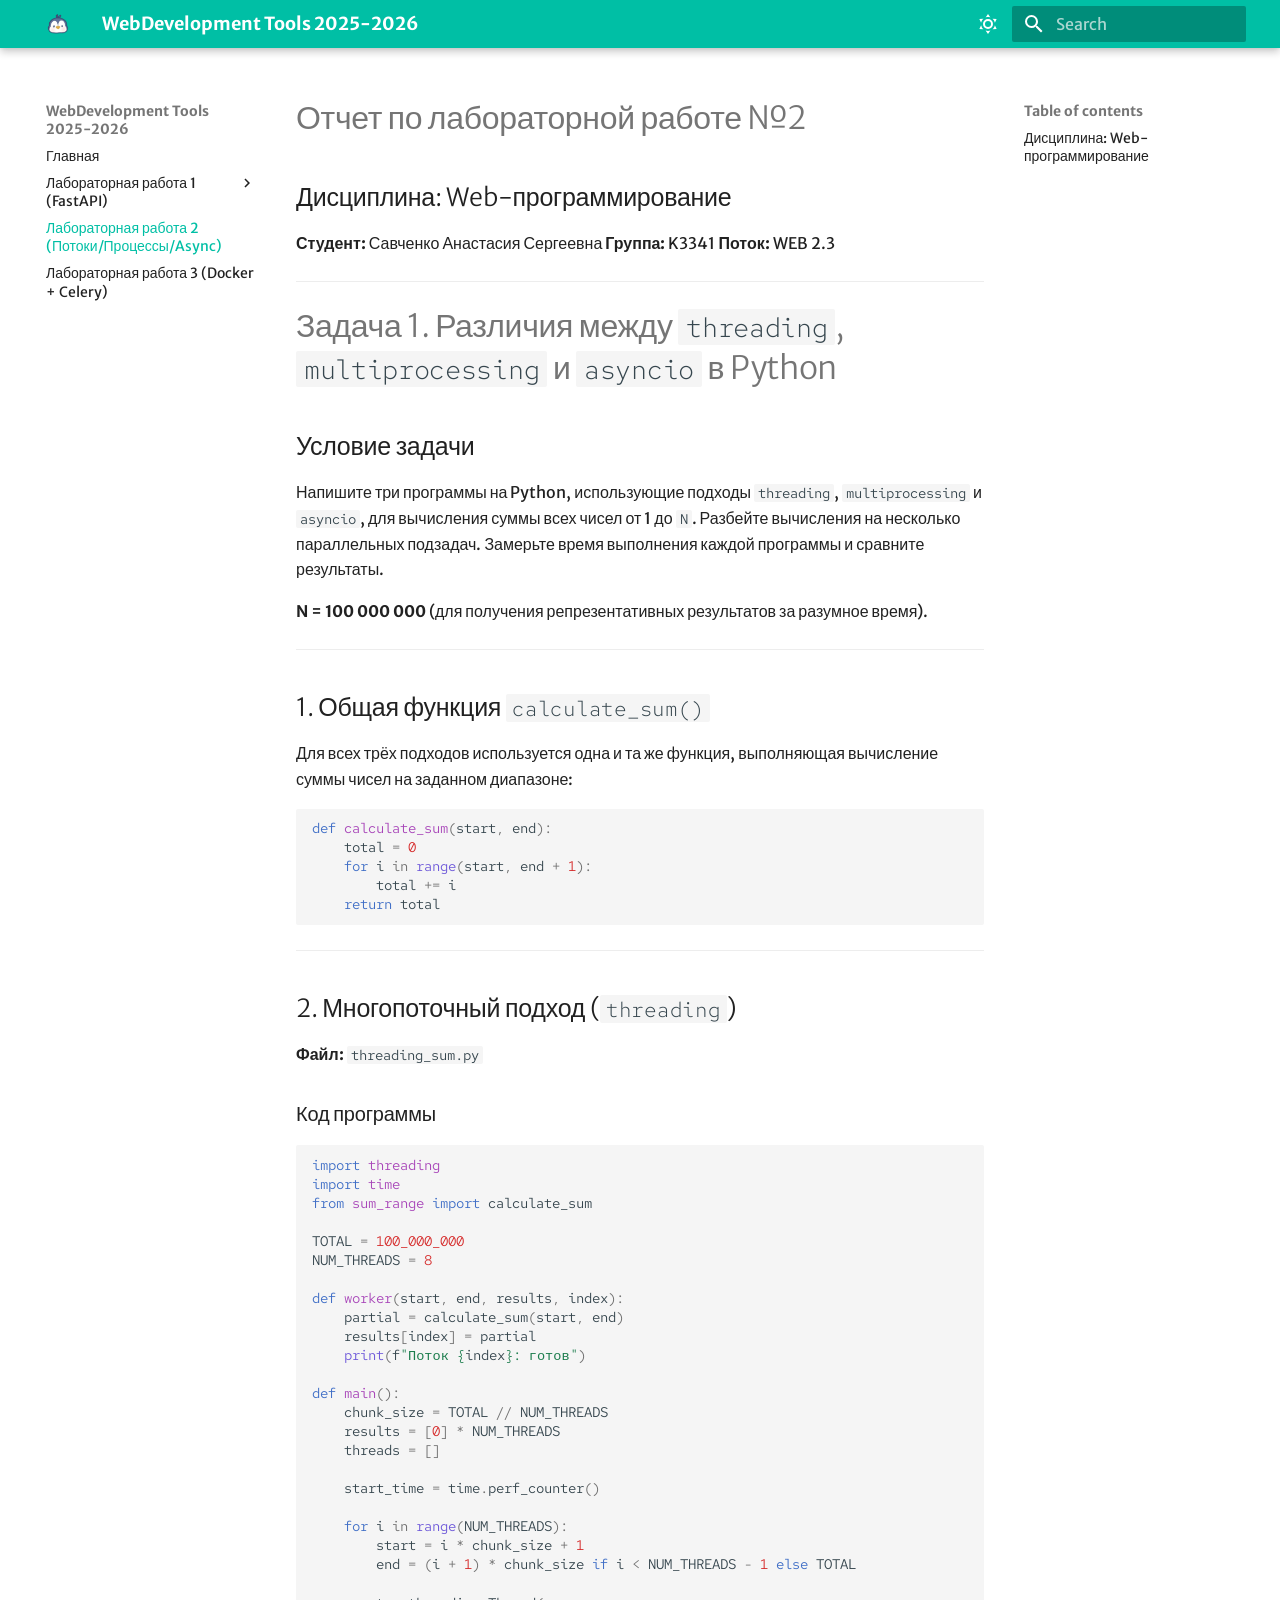
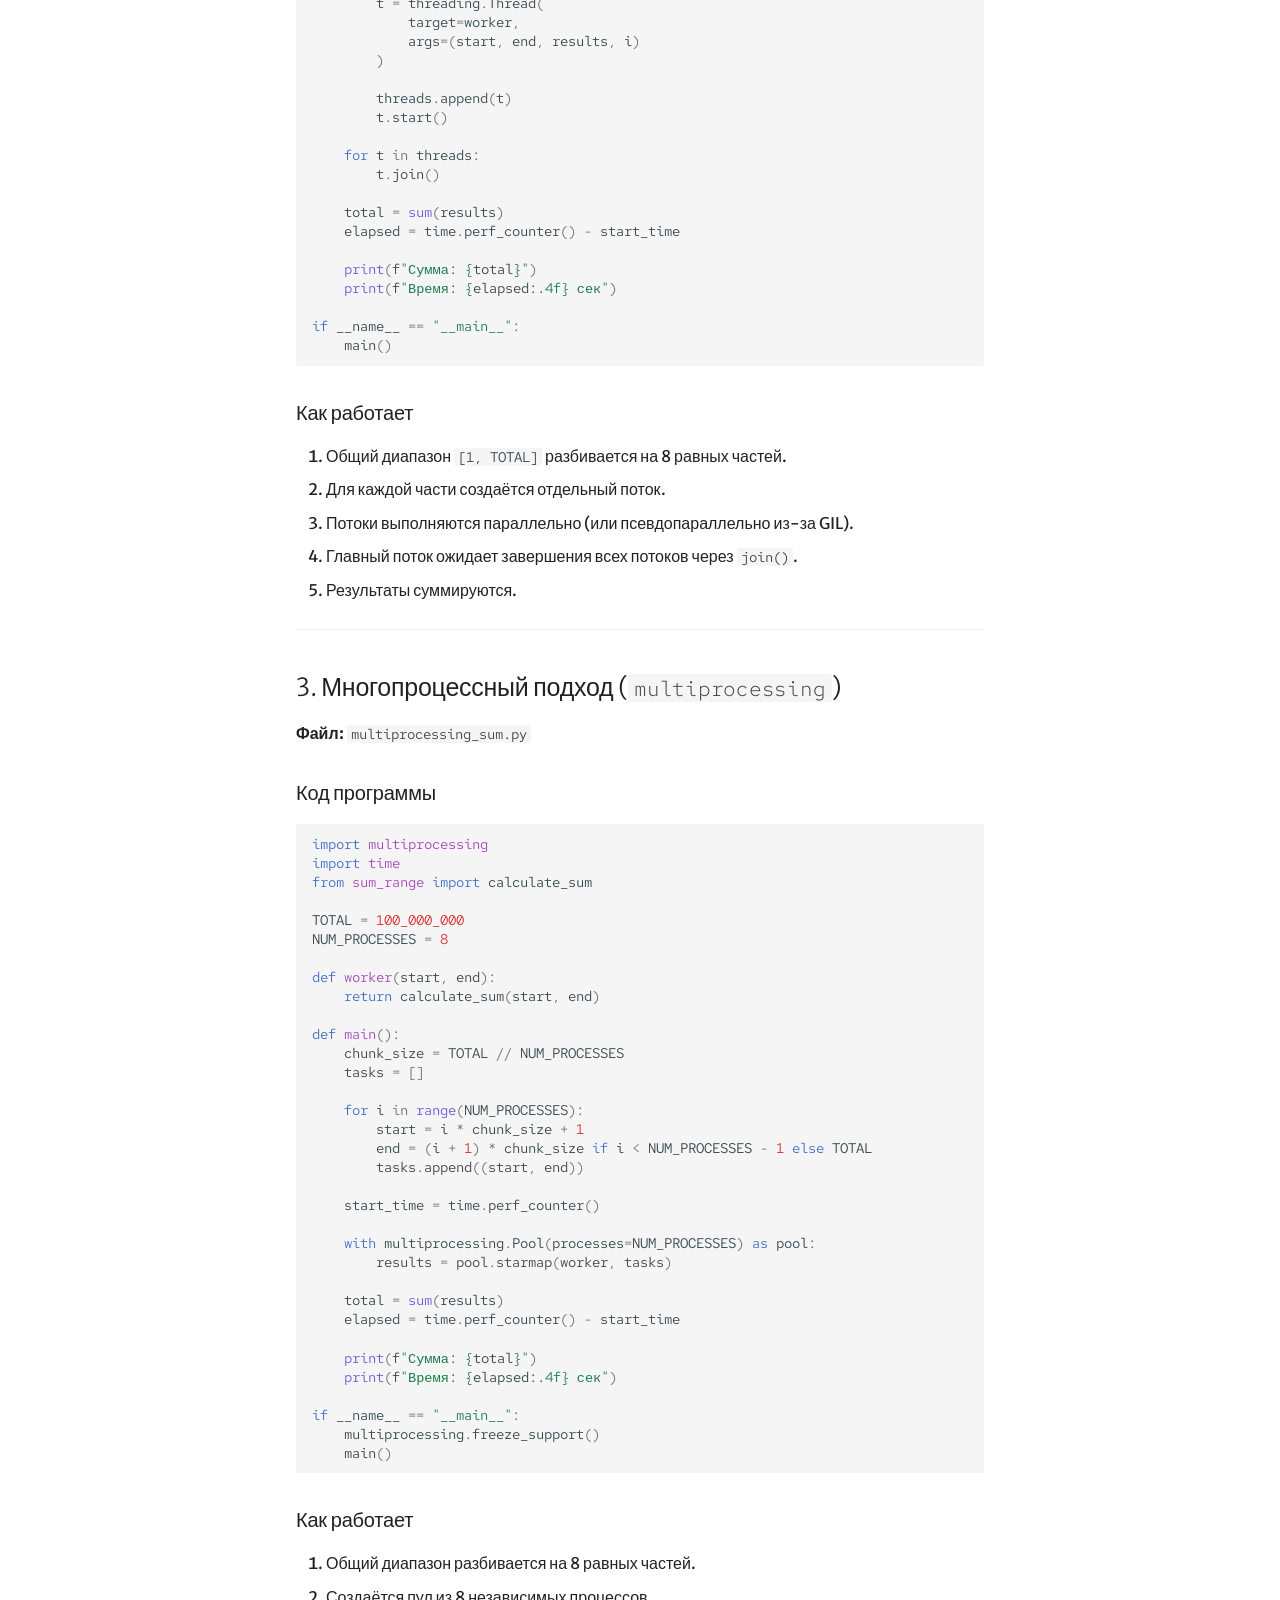
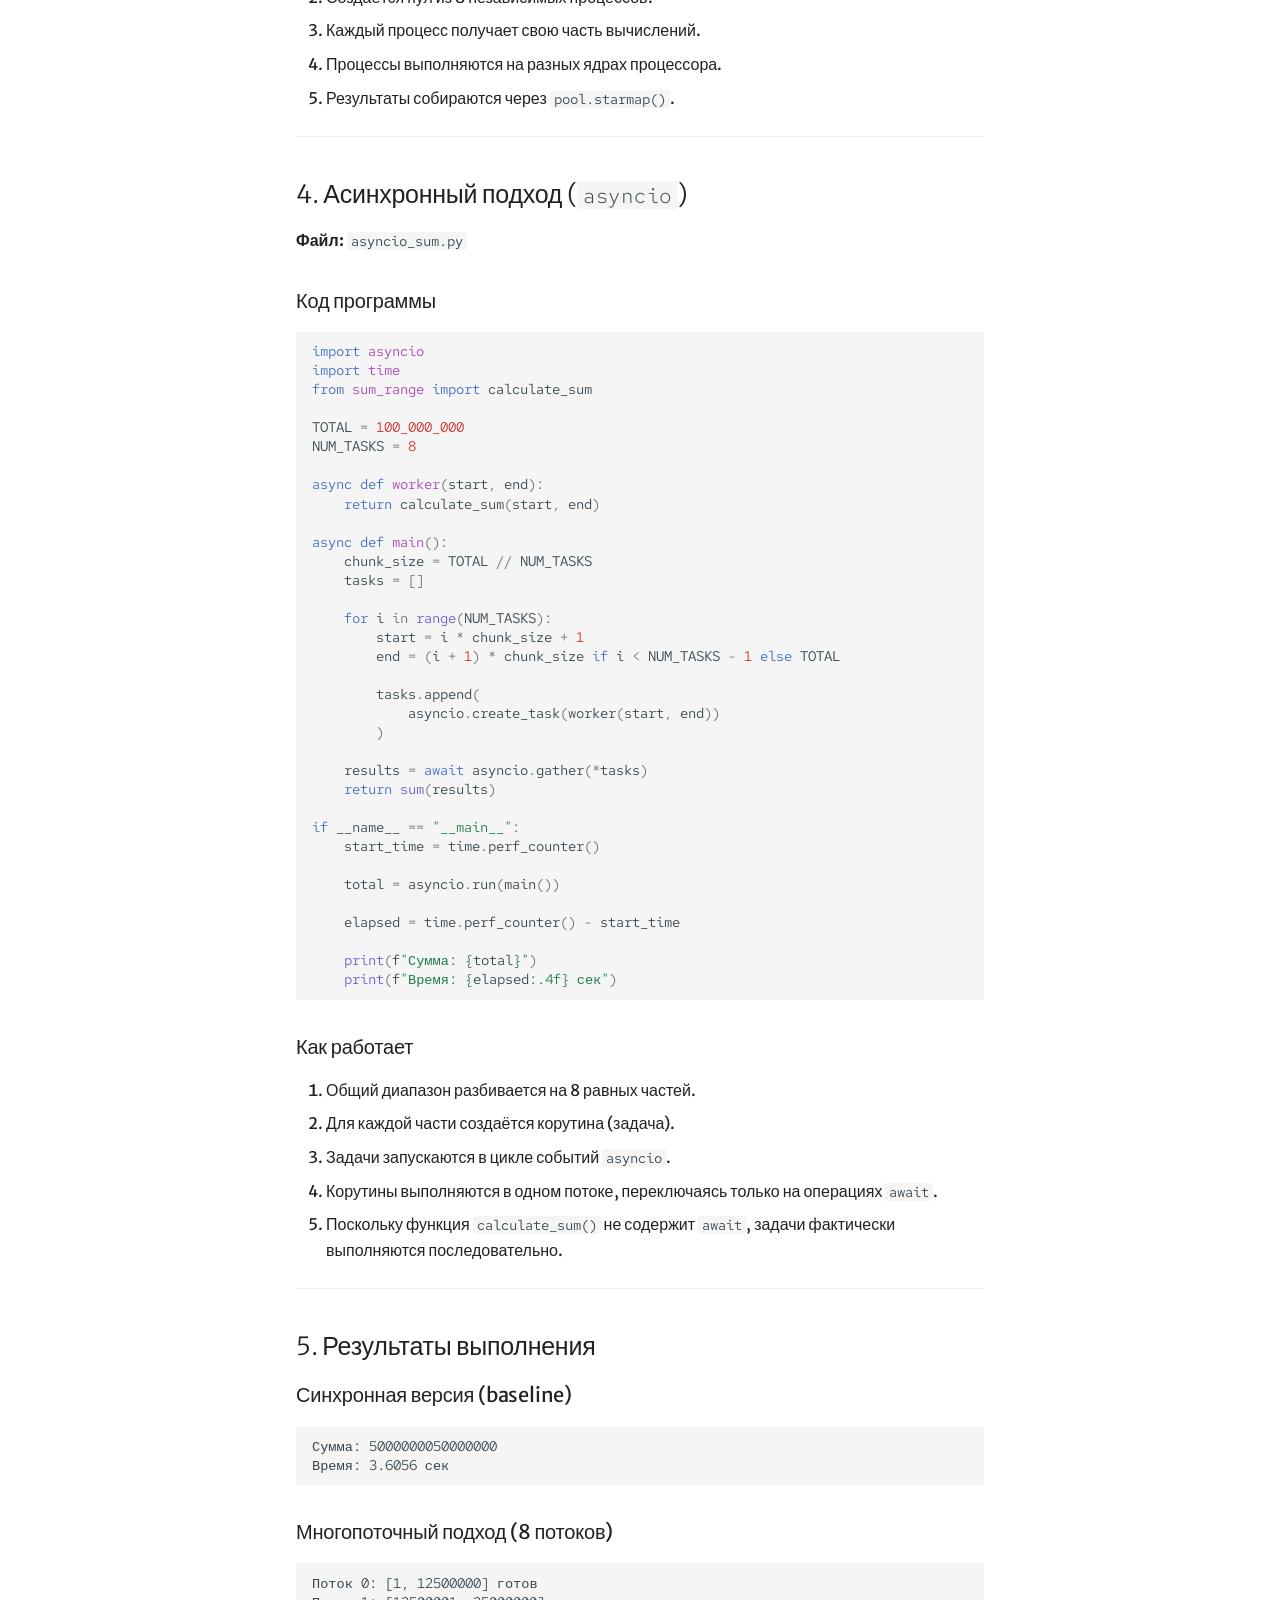
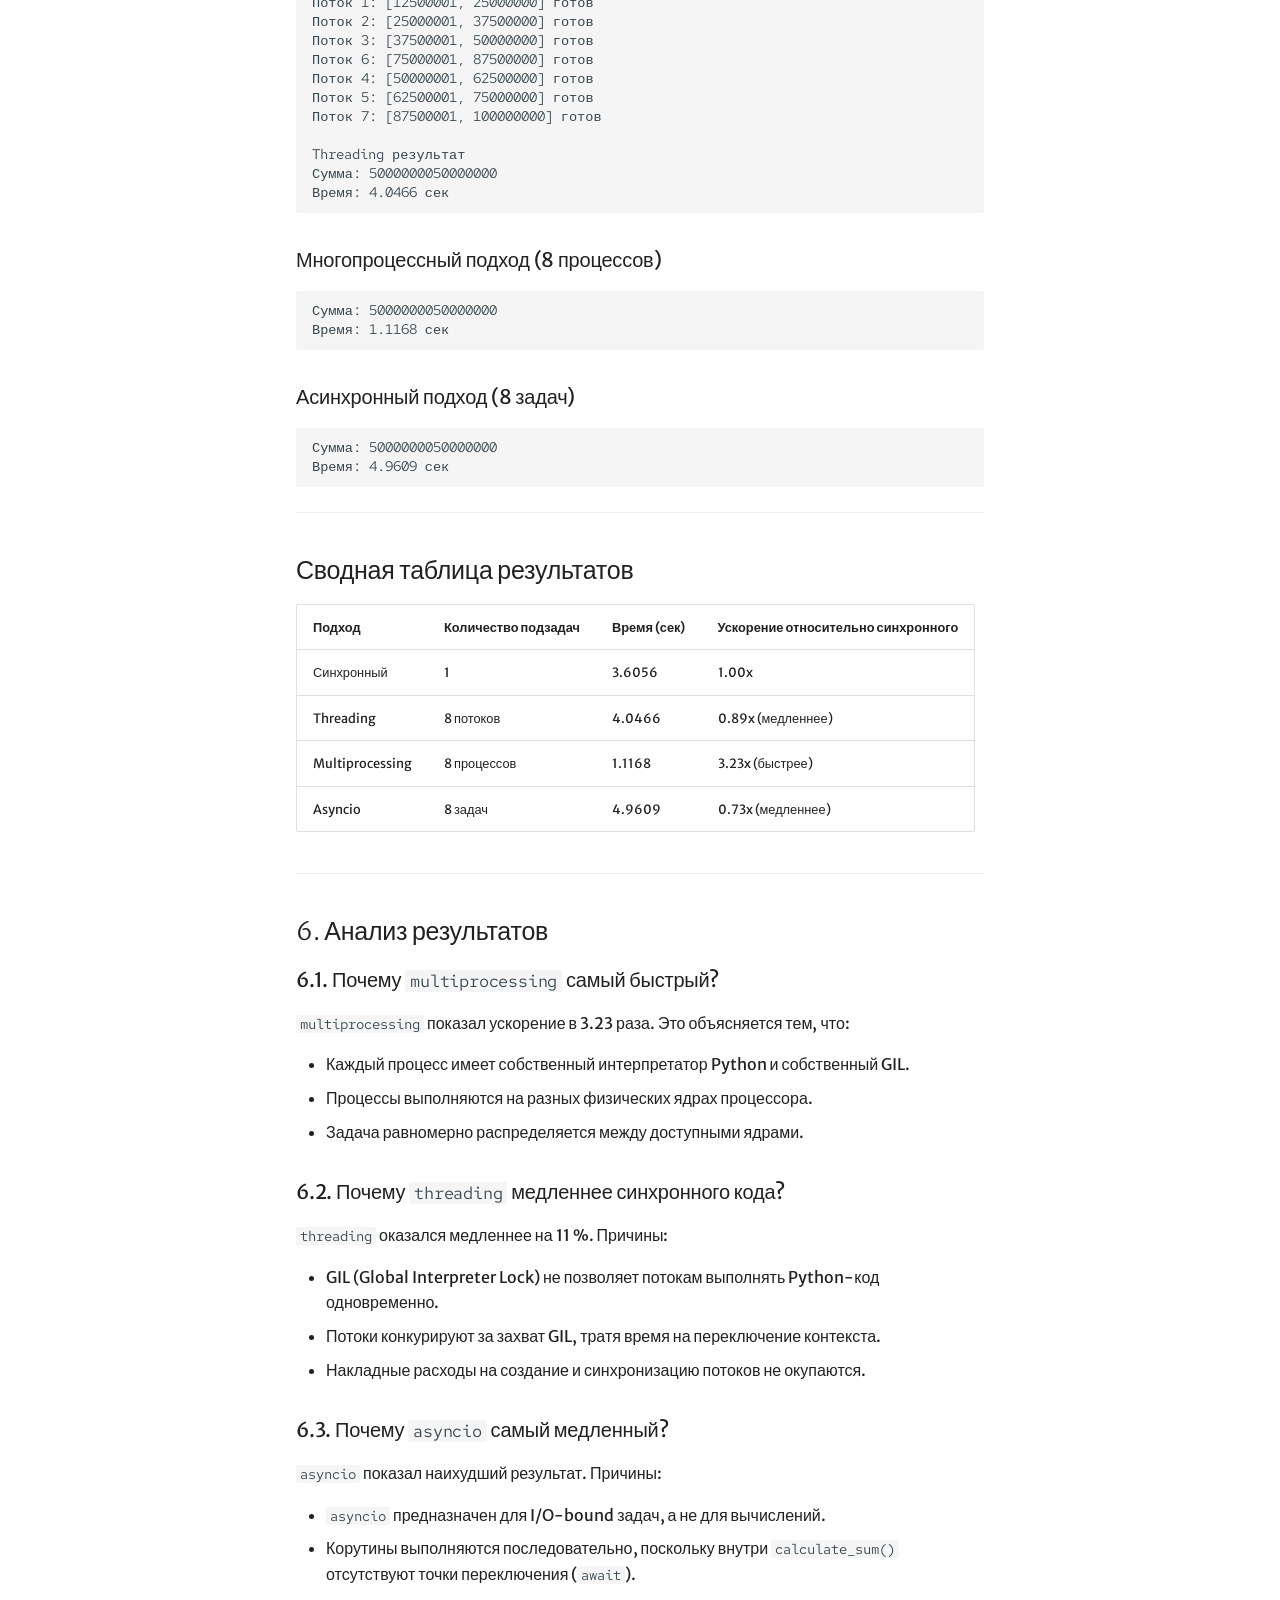
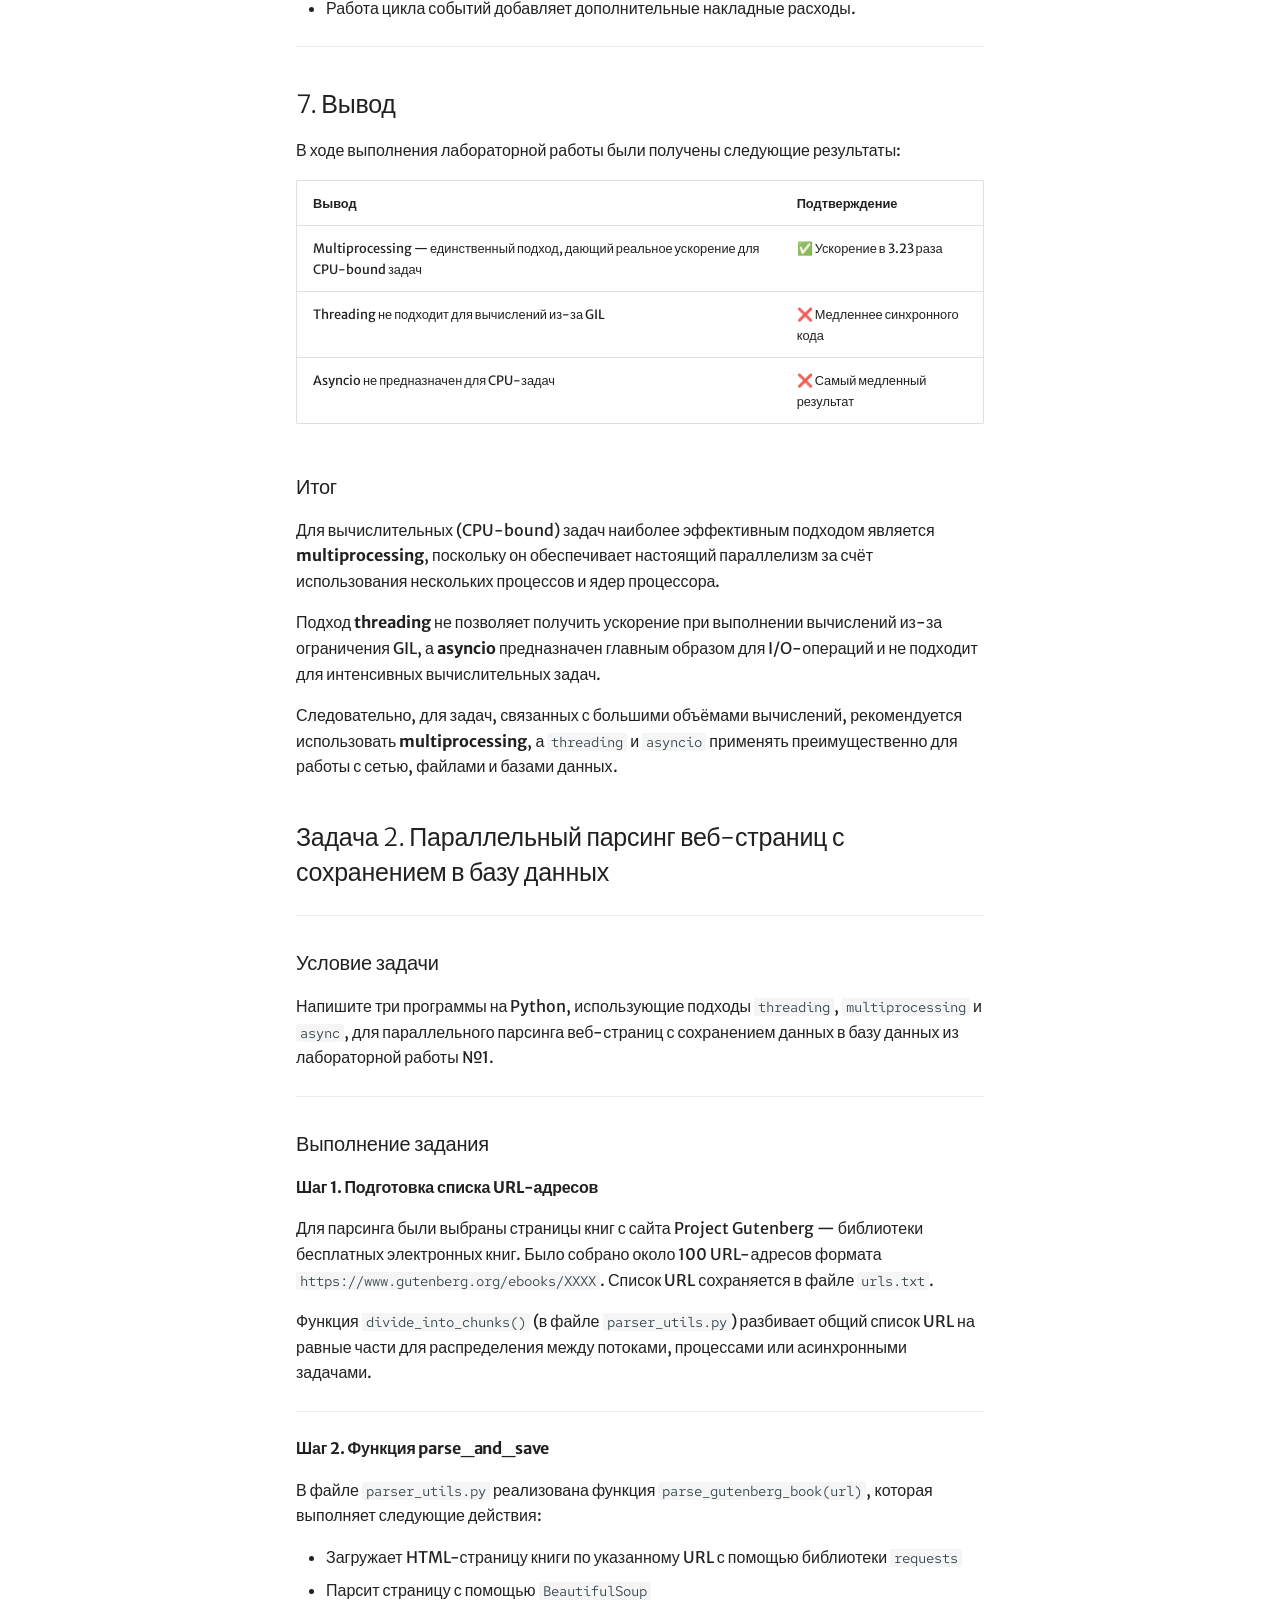
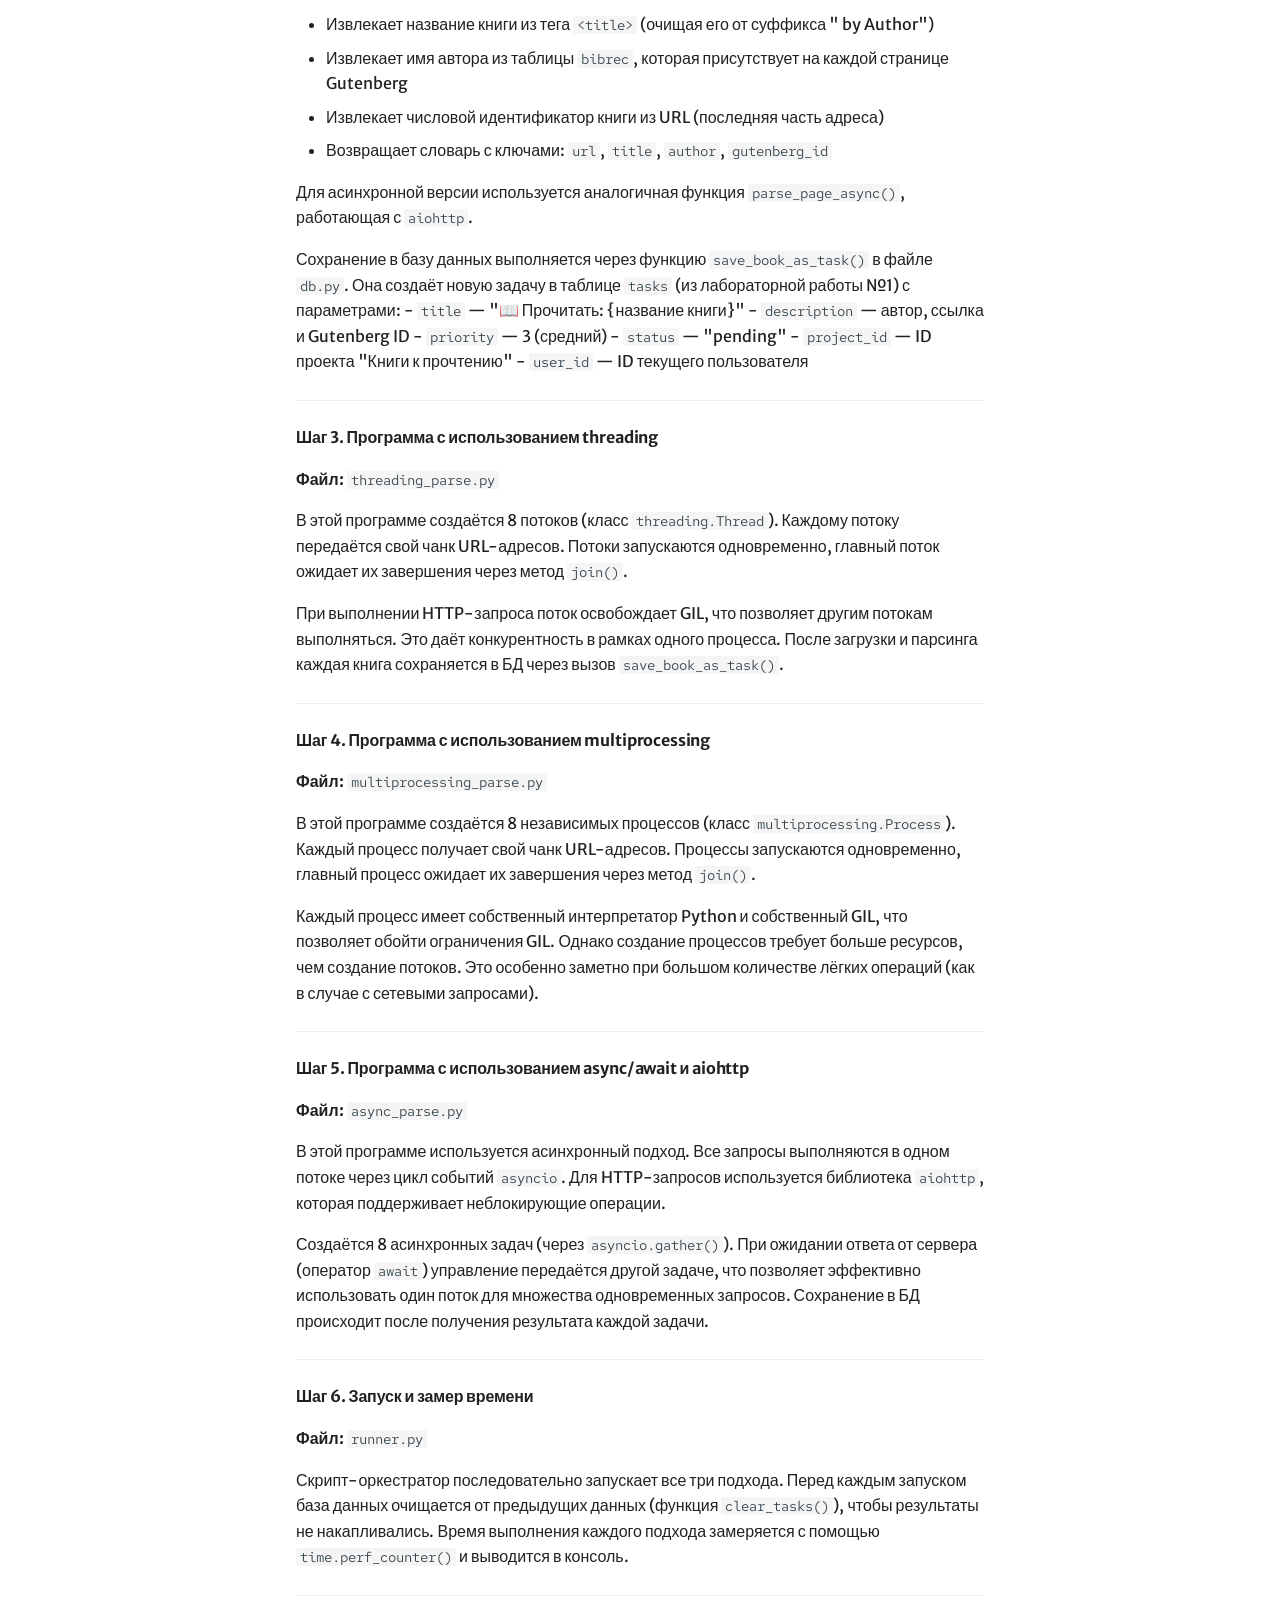
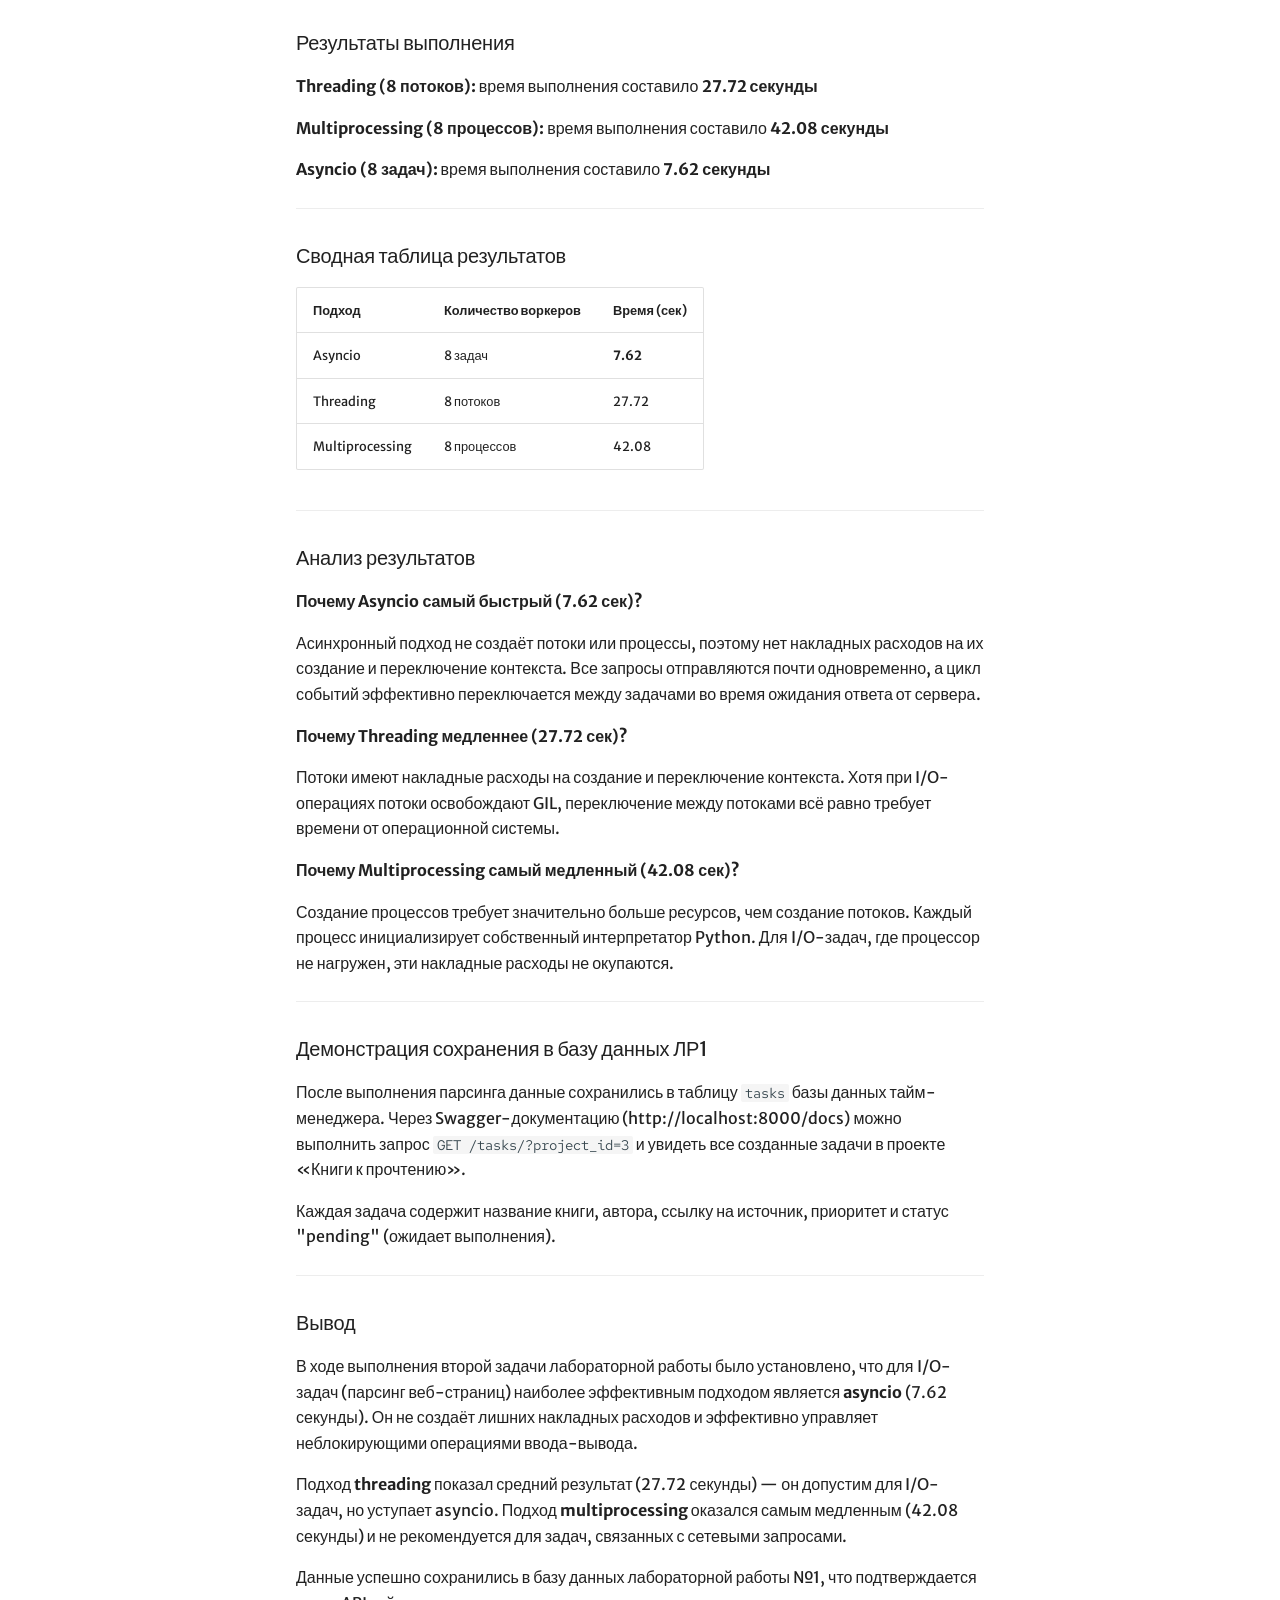
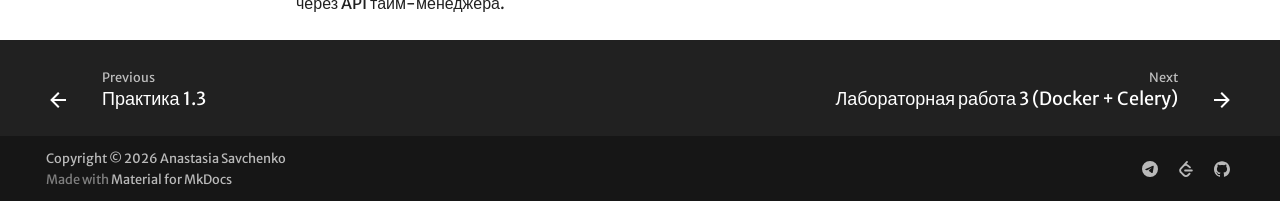
<file: lab2/lab2/index.html>
<!doctype html>
<html lang="en" class="no-js">
  <head>
    
      <meta charset="utf-8">
      <meta name="viewport" content="width=device-width,initial-scale=1">
      
      
      
        <link rel="canonical" href="https://gppovrm.github.io/ITMO_ICT_WebDevelopment_tools_2025-2026/lab2/lab2/">
      
      
        <link rel="prev" href="../../lab1/practice1_3/">
      
      
        <link rel="next" href="../../lab3/lab3/">
      
      
        
      
      
      <link rel="icon" href="../../assets/penguin.ico">
      <meta name="generator" content="mkdocs-1.6.1, mkdocs-material-9.7.0">
    
    
      
        <title>Лабораторная работа 2 (Потоки/Процессы/Async) - WebDevelopment Tools 2025-2026</title>
      
    
    
      <link rel="stylesheet" href="../../assets/stylesheets/main.618322db.min.css">
      
        
        <link rel="stylesheet" href="../../assets/stylesheets/palette.ab4e12ef.min.css">
      
      


    
    
      
    
    
      
        
        
        <link rel="preconnect" href="https://fonts.gstatic.com" crossorigin>
        <link rel="stylesheet" href="https://fonts.googleapis.com/css?family=Merriweather+Sans:300,300i,400,400i,700,700i%7CRed+Hat+Mono:400,400i,700,700i&display=fallback">
        <style>:root{--md-text-font:"Merriweather Sans";--md-code-font:"Red Hat Mono"}</style>
      
    
    
      <link rel="stylesheet" href="../../stylesheets/extra.css">
    
    <script>__md_scope=new URL("../..",location),__md_hash=e=>[...e].reduce(((e,_)=>(e<<5)-e+_.charCodeAt(0)),0),__md_get=(e,_=localStorage,t=__md_scope)=>JSON.parse(_.getItem(t.pathname+"."+e)),__md_set=(e,_,t=localStorage,a=__md_scope)=>{try{t.setItem(a.pathname+"."+e,JSON.stringify(_))}catch(e){}}</script>
    
      

    
    
  </head>
  
  
    
    
      
    
    
    
    
    <body dir="ltr" data-md-color-scheme="default" data-md-color-primary="custom" data-md-color-accent="deep-orange">
  
    
    <input class="md-toggle" data-md-toggle="drawer" type="checkbox" id="__drawer" autocomplete="off">
    <input class="md-toggle" data-md-toggle="search" type="checkbox" id="__search" autocomplete="off">
    <label class="md-overlay" for="__drawer"></label>
    <div data-md-component="skip">
      
        
        <a href="#no2" class="md-skip">
          Skip to content
        </a>
      
    </div>
    <div data-md-component="announce">
      
    </div>
    
    
      

  

<header class="md-header md-header--shadow" data-md-component="header">
  <nav class="md-header__inner md-grid" aria-label="Header">
    <a href="../.." title="WebDevelopment Tools 2025-2026" class="md-header__button md-logo" aria-label="WebDevelopment Tools 2025-2026" data-md-component="logo">
      
  <img src="../../assets/penguin.png" alt="logo">

    </a>
    <label class="md-header__button md-icon" for="__drawer">
      
      <svg xmlns="http://www.w3.org/2000/svg" viewBox="0 0 24 24"><path d="M3 6h18v2H3zm0 5h18v2H3zm0 5h18v2H3z"/></svg>
    </label>
    <div class="md-header__title" data-md-component="header-title">
      <div class="md-header__ellipsis">
        <div class="md-header__topic">
          <span class="md-ellipsis">
            WebDevelopment Tools 2025-2026
          </span>
        </div>
        <div class="md-header__topic" data-md-component="header-topic">
          <span class="md-ellipsis">
            
              Лабораторная работа 2 (Потоки/Процессы/Async)
            
          </span>
        </div>
      </div>
    </div>
    
      
        <form class="md-header__option" data-md-component="palette">
  
    
    
    
    <input class="md-option" data-md-color-media="(prefers-color-scheme: light)" data-md-color-scheme="default" data-md-color-primary="custom" data-md-color-accent="deep-orange"  aria-label="Switch to dark mode"  type="radio" name="__palette" id="__palette_0">
    
      <label class="md-header__button md-icon" title="Switch to dark mode" for="__palette_1" hidden>
        <svg xmlns="http://www.w3.org/2000/svg" viewBox="0 0 24 24"><path d="M12 7a5 5 0 0 1 5 5 5 5 0 0 1-5 5 5 5 0 0 1-5-5 5 5 0 0 1 5-5m0 2a3 3 0 0 0-3 3 3 3 0 0 0 3 3 3 3 0 0 0 3-3 3 3 0 0 0-3-3m0-7 2.39 3.42C13.65 5.15 12.84 5 12 5s-1.65.15-2.39.42zM3.34 7l4.16-.35A7.2 7.2 0 0 0 5.94 8.5c-.44.74-.69 1.5-.83 2.29zm.02 10 1.76-3.77a7.131 7.131 0 0 0 2.38 4.14zM20.65 7l-1.77 3.79a7.02 7.02 0 0 0-2.38-4.15zm-.01 10-4.14.36c.59-.51 1.12-1.14 1.54-1.86.42-.73.69-1.5.83-2.29zM12 22l-2.41-3.44c.74.27 1.55.44 2.41.44.82 0 1.63-.17 2.37-.44z"/></svg>
      </label>
    
  
    
    
    
    <input class="md-option" data-md-color-media="(prefers-color-scheme: dark)" data-md-color-scheme="slate" data-md-color-primary="custom" data-md-color-accent="deep-orange"  aria-label="Switch to light mode"  type="radio" name="__palette" id="__palette_1">
    
      <label class="md-header__button md-icon" title="Switch to light mode" for="__palette_0" hidden>
        <svg xmlns="http://www.w3.org/2000/svg" viewBox="0 0 24 24"><path d="m17.75 4.09-2.53 1.94.91 3.06-2.63-1.81-2.63 1.81.91-3.06-2.53-1.94L12.44 4l1.06-3 1.06 3zm3.5 6.91-1.64 1.25.59 1.98-1.7-1.17-1.7 1.17.59-1.98L15.75 11l2.06-.05L18.5 9l.69 1.95zm-2.28 4.95c.83-.08 1.72 1.1 1.19 1.85-.32.45-.66.87-1.08 1.27C15.17 23 8.84 23 4.94 19.07c-3.91-3.9-3.91-10.24 0-14.14.4-.4.82-.76 1.27-1.08.75-.53 1.93.36 1.85 1.19-.27 2.86.69 5.83 2.89 8.02a9.96 9.96 0 0 0 8.02 2.89m-1.64 2.02a12.08 12.08 0 0 1-7.8-3.47c-2.17-2.19-3.33-5-3.49-7.82-2.81 3.14-2.7 7.96.31 10.98 3.02 3.01 7.84 3.12 10.98.31"/></svg>
      </label>
    
  
</form>
      
    
    
      <script>var palette=__md_get("__palette");if(palette&&palette.color){if("(prefers-color-scheme)"===palette.color.media){var media=matchMedia("(prefers-color-scheme: light)"),input=document.querySelector(media.matches?"[data-md-color-media='(prefers-color-scheme: light)']":"[data-md-color-media='(prefers-color-scheme: dark)']");palette.color.media=input.getAttribute("data-md-color-media"),palette.color.scheme=input.getAttribute("data-md-color-scheme"),palette.color.primary=input.getAttribute("data-md-color-primary"),palette.color.accent=input.getAttribute("data-md-color-accent")}for(var[key,value]of Object.entries(palette.color))document.body.setAttribute("data-md-color-"+key,value)}</script>
    
    
    
      
      
        <label class="md-header__button md-icon" for="__search">
          
          <svg xmlns="http://www.w3.org/2000/svg" viewBox="0 0 24 24"><path d="M9.5 3A6.5 6.5 0 0 1 16 9.5c0 1.61-.59 3.09-1.56 4.23l.27.27h.79l5 5-1.5 1.5-5-5v-.79l-.27-.27A6.52 6.52 0 0 1 9.5 16 6.5 6.5 0 0 1 3 9.5 6.5 6.5 0 0 1 9.5 3m0 2C7 5 5 7 5 9.5S7 14 9.5 14 14 12 14 9.5 12 5 9.5 5"/></svg>
        </label>
        <div class="md-search" data-md-component="search" role="dialog">
  <label class="md-search__overlay" for="__search"></label>
  <div class="md-search__inner" role="search">
    <form class="md-search__form" name="search">
      <input type="text" class="md-search__input" name="query" aria-label="Search" placeholder="Search" autocapitalize="off" autocorrect="off" autocomplete="off" spellcheck="false" data-md-component="search-query" required>
      <label class="md-search__icon md-icon" for="__search">
        
        <svg xmlns="http://www.w3.org/2000/svg" viewBox="0 0 24 24"><path d="M9.5 3A6.5 6.5 0 0 1 16 9.5c0 1.61-.59 3.09-1.56 4.23l.27.27h.79l5 5-1.5 1.5-5-5v-.79l-.27-.27A6.52 6.52 0 0 1 9.5 16 6.5 6.5 0 0 1 3 9.5 6.5 6.5 0 0 1 9.5 3m0 2C7 5 5 7 5 9.5S7 14 9.5 14 14 12 14 9.5 12 5 9.5 5"/></svg>
        
        <svg xmlns="http://www.w3.org/2000/svg" viewBox="0 0 24 24"><path d="M20 11v2H8l5.5 5.5-1.42 1.42L4.16 12l7.92-7.92L13.5 5.5 8 11z"/></svg>
      </label>
      <nav class="md-search__options" aria-label="Search">
        
        <button type="reset" class="md-search__icon md-icon" title="Clear" aria-label="Clear" tabindex="-1">
          
          <svg xmlns="http://www.w3.org/2000/svg" viewBox="0 0 24 24"><path d="M19 6.41 17.59 5 12 10.59 6.41 5 5 6.41 10.59 12 5 17.59 6.41 19 12 13.41 17.59 19 19 17.59 13.41 12z"/></svg>
        </button>
      </nav>
      
    </form>
    <div class="md-search__output">
      <div class="md-search__scrollwrap" tabindex="0" data-md-scrollfix>
        <div class="md-search-result" data-md-component="search-result">
          <div class="md-search-result__meta">
            Initializing search
          </div>
          <ol class="md-search-result__list" role="presentation"></ol>
        </div>
      </div>
    </div>
  </div>
</div>
      
    
    
  </nav>
  
</header>
    
    <div class="md-container" data-md-component="container">
      
      
        
          
        
      
      <main class="md-main" data-md-component="main">
        <div class="md-main__inner md-grid">
          
            
              
              <div class="md-sidebar md-sidebar--primary" data-md-component="sidebar" data-md-type="navigation" >
                <div class="md-sidebar__scrollwrap">
                  <div class="md-sidebar__inner">
                    



<nav class="md-nav md-nav--primary" aria-label="Navigation" data-md-level="0">
  <label class="md-nav__title" for="__drawer">
    <a href="../.." title="WebDevelopment Tools 2025-2026" class="md-nav__button md-logo" aria-label="WebDevelopment Tools 2025-2026" data-md-component="logo">
      
  <img src="../../assets/penguin.png" alt="logo">

    </a>
    WebDevelopment Tools 2025-2026
  </label>
  
  <ul class="md-nav__list" data-md-scrollfix>
    
      
      
  
  
  
  
    <li class="md-nav__item">
      <a href="../.." class="md-nav__link">
        
  
  
  <span class="md-ellipsis">
    
  
    Главная
  

    
  </span>
  
  

      </a>
    </li>
  

    
      
      
  
  
  
  
    
    
    
    
    
    <li class="md-nav__item md-nav__item--nested">
      
        
        
        <input class="md-nav__toggle md-toggle " type="checkbox" id="__nav_2" >
        
          
          <label class="md-nav__link" for="__nav_2" id="__nav_2_label" tabindex="0">
            
  
  
  <span class="md-ellipsis">
    
  
    Лабораторная работа 1 (FastAPI)
  

    
  </span>
  
  

            <span class="md-nav__icon md-icon"></span>
          </label>
        
        <nav class="md-nav" data-md-level="1" aria-labelledby="__nav_2_label" aria-expanded="false">
          <label class="md-nav__title" for="__nav_2">
            <span class="md-nav__icon md-icon"></span>
            
  
    Лабораторная работа 1 (FastAPI)
  

          </label>
          <ul class="md-nav__list" data-md-scrollfix>
            
              
                
  
  
  
  
    <li class="md-nav__item">
      <a href="../../lab1/lab1/" class="md-nav__link">
        
  
  
  <span class="md-ellipsis">
    
  
    Текст лабораторной работы
  

    
  </span>
  
  

      </a>
    </li>
  

              
            
              
                
  
  
  
  
    <li class="md-nav__item">
      <a href="../../lab1/practice1_1/" class="md-nav__link">
        
  
  
  <span class="md-ellipsis">
    
  
    Практика 1.1
  

    
  </span>
  
  

      </a>
    </li>
  

              
            
              
                
  
  
  
  
    <li class="md-nav__item">
      <a href="../../lab1/practice1_2/" class="md-nav__link">
        
  
  
  <span class="md-ellipsis">
    
  
    Практика 1.2
  

    
  </span>
  
  

      </a>
    </li>
  

              
            
              
                
  
  
  
  
    <li class="md-nav__item">
      <a href="../../lab1/practice1_3/" class="md-nav__link">
        
  
  
  <span class="md-ellipsis">
    
  
    Практика 1.3
  

    
  </span>
  
  

      </a>
    </li>
  

              
            
          </ul>
        </nav>
      
    </li>
  

    
      
      
  
  
    
  
  
  
    <li class="md-nav__item md-nav__item--active">
      
      <input class="md-nav__toggle md-toggle" type="checkbox" id="__toc">
      
      
        
      
      
        <label class="md-nav__link md-nav__link--active" for="__toc">
          
  
  
  <span class="md-ellipsis">
    
  
    Лабораторная работа 2 (Потоки/Процессы/Async)
  

    
  </span>
  
  

          <span class="md-nav__icon md-icon"></span>
        </label>
      
      <a href="./" class="md-nav__link md-nav__link--active">
        
  
  
  <span class="md-ellipsis">
    
  
    Лабораторная работа 2 (Потоки/Процессы/Async)
  

    
  </span>
  
  

      </a>
      
        

<nav class="md-nav md-nav--secondary" aria-label="Table of contents">
  
  
  
    
  
  
    <label class="md-nav__title" for="__toc">
      <span class="md-nav__icon md-icon"></span>
      Table of contents
    </label>
    <ul class="md-nav__list" data-md-component="toc" data-md-scrollfix>
      
        <li class="md-nav__item">
  <a href="#web-" class="md-nav__link">
    <span class="md-ellipsis">
      
        Дисциплина: Web-программирование
      
    </span>
  </a>
  
</li>
      
    </ul>
  
</nav>
      
    </li>
  

    
      
      
  
  
  
  
    <li class="md-nav__item">
      <a href="../../lab3/lab3/" class="md-nav__link">
        
  
  
  <span class="md-ellipsis">
    
  
    Лабораторная работа 3 (Docker + Celery)
  

    
  </span>
  
  

      </a>
    </li>
  

    
  </ul>
</nav>
                  </div>
                </div>
              </div>
            
            
              
              <div class="md-sidebar md-sidebar--secondary" data-md-component="sidebar" data-md-type="toc" >
                <div class="md-sidebar__scrollwrap">
                  <div class="md-sidebar__inner">
                    

<nav class="md-nav md-nav--secondary" aria-label="Table of contents">
  
  
  
    
  
  
    <label class="md-nav__title" for="__toc">
      <span class="md-nav__icon md-icon"></span>
      Table of contents
    </label>
    <ul class="md-nav__list" data-md-component="toc" data-md-scrollfix>
      
        <li class="md-nav__item">
  <a href="#web-" class="md-nav__link">
    <span class="md-ellipsis">
      
        Дисциплина: Web-программирование
      
    </span>
  </a>
  
</li>
      
    </ul>
  
</nav>
                  </div>
                </div>
              </div>
            
          
          
            <div class="md-content" data-md-component="content">
              
              <article class="md-content__inner md-typeset">
                
                  



<h1 id="no2">Отчет по лабораторной работе №2</h1>
<h2 id="web-">Дисциплина: Web-программирование</h2>
<p><strong>Студент:</strong> Савченко Анастасия Сергеевна
<strong>Группа:</strong> K3341
<strong>Поток:</strong> WEB 2.3</p>
<hr />
<h1 id="1-threading-multiprocessing-asyncio-python">Задача 1. Различия между <code>threading</code>, <code>multiprocessing</code> и <code>asyncio</code> в Python</h1>
<h2 id="_1">Условие задачи</h2>
<p>Напишите три программы на Python, использующие подходы <code>threading</code>, <code>multiprocessing</code> и <code>asyncio</code>, для вычисления суммы
всех чисел от 1 до <code>N</code>. Разбейте вычисления на несколько параллельных подзадач. Замерьте время выполнения каждой
программы и сравните результаты.</p>
<p><strong>N = 100 000 000</strong> (для получения репрезентативных результатов за разумное время).</p>
<hr />
<h2 id="1-calculate_sum">1. Общая функция <code>calculate_sum()</code></h2>
<p>Для всех трёх подходов используется одна и та же функция, выполняющая вычисление суммы чисел на заданном диапазоне:</p>
<div class="language-python highlight"><pre><span></span><code><span id="__span-0-1"><a id="__codelineno-0-1" name="__codelineno-0-1" href="#__codelineno-0-1"></a><span class="k">def</span><span class="w"> </span><span class="nf">calculate_sum</span><span class="p">(</span><span class="n">start</span><span class="p">,</span> <span class="n">end</span><span class="p">):</span>
</span><span id="__span-0-2"><a id="__codelineno-0-2" name="__codelineno-0-2" href="#__codelineno-0-2"></a>    <span class="n">total</span> <span class="o">=</span> <span class="mi">0</span>
</span><span id="__span-0-3"><a id="__codelineno-0-3" name="__codelineno-0-3" href="#__codelineno-0-3"></a>    <span class="k">for</span> <span class="n">i</span> <span class="ow">in</span> <span class="nb">range</span><span class="p">(</span><span class="n">start</span><span class="p">,</span> <span class="n">end</span> <span class="o">+</span> <span class="mi">1</span><span class="p">):</span>
</span><span id="__span-0-4"><a id="__codelineno-0-4" name="__codelineno-0-4" href="#__codelineno-0-4"></a>        <span class="n">total</span> <span class="o">+=</span> <span class="n">i</span>
</span><span id="__span-0-5"><a id="__codelineno-0-5" name="__codelineno-0-5" href="#__codelineno-0-5"></a>    <span class="k">return</span> <span class="n">total</span>
</span></code></pre></div>
<hr />
<h2 id="2-threading">2. Многопоточный подход (<code>threading</code>)</h2>
<p><strong>Файл:</strong> <code>threading_sum.py</code></p>
<h3 id="_2">Код программы</h3>
<div class="language-python highlight"><pre><span></span><code><span id="__span-1-1"><a id="__codelineno-1-1" name="__codelineno-1-1" href="#__codelineno-1-1"></a><span class="kn">import</span><span class="w"> </span><span class="nn">threading</span>
</span><span id="__span-1-2"><a id="__codelineno-1-2" name="__codelineno-1-2" href="#__codelineno-1-2"></a><span class="kn">import</span><span class="w"> </span><span class="nn">time</span>
</span><span id="__span-1-3"><a id="__codelineno-1-3" name="__codelineno-1-3" href="#__codelineno-1-3"></a><span class="kn">from</span><span class="w"> </span><span class="nn">sum_range</span><span class="w"> </span><span class="kn">import</span> <span class="n">calculate_sum</span>
</span><span id="__span-1-4"><a id="__codelineno-1-4" name="__codelineno-1-4" href="#__codelineno-1-4"></a>
</span><span id="__span-1-5"><a id="__codelineno-1-5" name="__codelineno-1-5" href="#__codelineno-1-5"></a><span class="n">TOTAL</span> <span class="o">=</span> <span class="mi">100_000_000</span>
</span><span id="__span-1-6"><a id="__codelineno-1-6" name="__codelineno-1-6" href="#__codelineno-1-6"></a><span class="n">NUM_THREADS</span> <span class="o">=</span> <span class="mi">8</span>
</span><span id="__span-1-7"><a id="__codelineno-1-7" name="__codelineno-1-7" href="#__codelineno-1-7"></a>
</span><span id="__span-1-8"><a id="__codelineno-1-8" name="__codelineno-1-8" href="#__codelineno-1-8"></a><span class="k">def</span><span class="w"> </span><span class="nf">worker</span><span class="p">(</span><span class="n">start</span><span class="p">,</span> <span class="n">end</span><span class="p">,</span> <span class="n">results</span><span class="p">,</span> <span class="n">index</span><span class="p">):</span>
</span><span id="__span-1-9"><a id="__codelineno-1-9" name="__codelineno-1-9" href="#__codelineno-1-9"></a>    <span class="n">partial</span> <span class="o">=</span> <span class="n">calculate_sum</span><span class="p">(</span><span class="n">start</span><span class="p">,</span> <span class="n">end</span><span class="p">)</span>
</span><span id="__span-1-10"><a id="__codelineno-1-10" name="__codelineno-1-10" href="#__codelineno-1-10"></a>    <span class="n">results</span><span class="p">[</span><span class="n">index</span><span class="p">]</span> <span class="o">=</span> <span class="n">partial</span>
</span><span id="__span-1-11"><a id="__codelineno-1-11" name="__codelineno-1-11" href="#__codelineno-1-11"></a>    <span class="nb">print</span><span class="p">(</span><span class="sa">f</span><span class="s2">&quot;Поток </span><span class="si">{</span><span class="n">index</span><span class="si">}</span><span class="s2">: готов&quot;</span><span class="p">)</span>
</span><span id="__span-1-12"><a id="__codelineno-1-12" name="__codelineno-1-12" href="#__codelineno-1-12"></a>
</span><span id="__span-1-13"><a id="__codelineno-1-13" name="__codelineno-1-13" href="#__codelineno-1-13"></a><span class="k">def</span><span class="w"> </span><span class="nf">main</span><span class="p">():</span>
</span><span id="__span-1-14"><a id="__codelineno-1-14" name="__codelineno-1-14" href="#__codelineno-1-14"></a>    <span class="n">chunk_size</span> <span class="o">=</span> <span class="n">TOTAL</span> <span class="o">//</span> <span class="n">NUM_THREADS</span>
</span><span id="__span-1-15"><a id="__codelineno-1-15" name="__codelineno-1-15" href="#__codelineno-1-15"></a>    <span class="n">results</span> <span class="o">=</span> <span class="p">[</span><span class="mi">0</span><span class="p">]</span> <span class="o">*</span> <span class="n">NUM_THREADS</span>
</span><span id="__span-1-16"><a id="__codelineno-1-16" name="__codelineno-1-16" href="#__codelineno-1-16"></a>    <span class="n">threads</span> <span class="o">=</span> <span class="p">[]</span>
</span><span id="__span-1-17"><a id="__codelineno-1-17" name="__codelineno-1-17" href="#__codelineno-1-17"></a>
</span><span id="__span-1-18"><a id="__codelineno-1-18" name="__codelineno-1-18" href="#__codelineno-1-18"></a>    <span class="n">start_time</span> <span class="o">=</span> <span class="n">time</span><span class="o">.</span><span class="n">perf_counter</span><span class="p">()</span>
</span><span id="__span-1-19"><a id="__codelineno-1-19" name="__codelineno-1-19" href="#__codelineno-1-19"></a>
</span><span id="__span-1-20"><a id="__codelineno-1-20" name="__codelineno-1-20" href="#__codelineno-1-20"></a>    <span class="k">for</span> <span class="n">i</span> <span class="ow">in</span> <span class="nb">range</span><span class="p">(</span><span class="n">NUM_THREADS</span><span class="p">):</span>
</span><span id="__span-1-21"><a id="__codelineno-1-21" name="__codelineno-1-21" href="#__codelineno-1-21"></a>        <span class="n">start</span> <span class="o">=</span> <span class="n">i</span> <span class="o">*</span> <span class="n">chunk_size</span> <span class="o">+</span> <span class="mi">1</span>
</span><span id="__span-1-22"><a id="__codelineno-1-22" name="__codelineno-1-22" href="#__codelineno-1-22"></a>        <span class="n">end</span> <span class="o">=</span> <span class="p">(</span><span class="n">i</span> <span class="o">+</span> <span class="mi">1</span><span class="p">)</span> <span class="o">*</span> <span class="n">chunk_size</span> <span class="k">if</span> <span class="n">i</span> <span class="o">&lt;</span> <span class="n">NUM_THREADS</span> <span class="o">-</span> <span class="mi">1</span> <span class="k">else</span> <span class="n">TOTAL</span>
</span><span id="__span-1-23"><a id="__codelineno-1-23" name="__codelineno-1-23" href="#__codelineno-1-23"></a>
</span><span id="__span-1-24"><a id="__codelineno-1-24" name="__codelineno-1-24" href="#__codelineno-1-24"></a>        <span class="n">t</span> <span class="o">=</span> <span class="n">threading</span><span class="o">.</span><span class="n">Thread</span><span class="p">(</span>
</span><span id="__span-1-25"><a id="__codelineno-1-25" name="__codelineno-1-25" href="#__codelineno-1-25"></a>            <span class="n">target</span><span class="o">=</span><span class="n">worker</span><span class="p">,</span>
</span><span id="__span-1-26"><a id="__codelineno-1-26" name="__codelineno-1-26" href="#__codelineno-1-26"></a>            <span class="n">args</span><span class="o">=</span><span class="p">(</span><span class="n">start</span><span class="p">,</span> <span class="n">end</span><span class="p">,</span> <span class="n">results</span><span class="p">,</span> <span class="n">i</span><span class="p">)</span>
</span><span id="__span-1-27"><a id="__codelineno-1-27" name="__codelineno-1-27" href="#__codelineno-1-27"></a>        <span class="p">)</span>
</span><span id="__span-1-28"><a id="__codelineno-1-28" name="__codelineno-1-28" href="#__codelineno-1-28"></a>
</span><span id="__span-1-29"><a id="__codelineno-1-29" name="__codelineno-1-29" href="#__codelineno-1-29"></a>        <span class="n">threads</span><span class="o">.</span><span class="n">append</span><span class="p">(</span><span class="n">t</span><span class="p">)</span>
</span><span id="__span-1-30"><a id="__codelineno-1-30" name="__codelineno-1-30" href="#__codelineno-1-30"></a>        <span class="n">t</span><span class="o">.</span><span class="n">start</span><span class="p">()</span>
</span><span id="__span-1-31"><a id="__codelineno-1-31" name="__codelineno-1-31" href="#__codelineno-1-31"></a>
</span><span id="__span-1-32"><a id="__codelineno-1-32" name="__codelineno-1-32" href="#__codelineno-1-32"></a>    <span class="k">for</span> <span class="n">t</span> <span class="ow">in</span> <span class="n">threads</span><span class="p">:</span>
</span><span id="__span-1-33"><a id="__codelineno-1-33" name="__codelineno-1-33" href="#__codelineno-1-33"></a>        <span class="n">t</span><span class="o">.</span><span class="n">join</span><span class="p">()</span>
</span><span id="__span-1-34"><a id="__codelineno-1-34" name="__codelineno-1-34" href="#__codelineno-1-34"></a>
</span><span id="__span-1-35"><a id="__codelineno-1-35" name="__codelineno-1-35" href="#__codelineno-1-35"></a>    <span class="n">total</span> <span class="o">=</span> <span class="nb">sum</span><span class="p">(</span><span class="n">results</span><span class="p">)</span>
</span><span id="__span-1-36"><a id="__codelineno-1-36" name="__codelineno-1-36" href="#__codelineno-1-36"></a>    <span class="n">elapsed</span> <span class="o">=</span> <span class="n">time</span><span class="o">.</span><span class="n">perf_counter</span><span class="p">()</span> <span class="o">-</span> <span class="n">start_time</span>
</span><span id="__span-1-37"><a id="__codelineno-1-37" name="__codelineno-1-37" href="#__codelineno-1-37"></a>
</span><span id="__span-1-38"><a id="__codelineno-1-38" name="__codelineno-1-38" href="#__codelineno-1-38"></a>    <span class="nb">print</span><span class="p">(</span><span class="sa">f</span><span class="s2">&quot;Сумма: </span><span class="si">{</span><span class="n">total</span><span class="si">}</span><span class="s2">&quot;</span><span class="p">)</span>
</span><span id="__span-1-39"><a id="__codelineno-1-39" name="__codelineno-1-39" href="#__codelineno-1-39"></a>    <span class="nb">print</span><span class="p">(</span><span class="sa">f</span><span class="s2">&quot;Время: </span><span class="si">{</span><span class="n">elapsed</span><span class="si">:</span><span class="s2">.4f</span><span class="si">}</span><span class="s2"> сек&quot;</span><span class="p">)</span>
</span><span id="__span-1-40"><a id="__codelineno-1-40" name="__codelineno-1-40" href="#__codelineno-1-40"></a>
</span><span id="__span-1-41"><a id="__codelineno-1-41" name="__codelineno-1-41" href="#__codelineno-1-41"></a><span class="k">if</span> <span class="vm">__name__</span> <span class="o">==</span> <span class="s2">&quot;__main__&quot;</span><span class="p">:</span>
</span><span id="__span-1-42"><a id="__codelineno-1-42" name="__codelineno-1-42" href="#__codelineno-1-42"></a>    <span class="n">main</span><span class="p">()</span>
</span></code></pre></div>
<h3 id="_3">Как работает</h3>
<ol>
<li>Общий диапазон <code>[1, TOTAL]</code> разбивается на 8 равных частей.</li>
<li>Для каждой части создаётся отдельный поток.</li>
<li>Потоки выполняются параллельно (или псевдопараллельно из-за GIL).</li>
<li>Главный поток ожидает завершения всех потоков через <code>join()</code>.</li>
<li>Результаты суммируются.</li>
</ol>
<hr />
<h2 id="3-multiprocessing">3. Многопроцессный подход (<code>multiprocessing</code>)</h2>
<p><strong>Файл:</strong> <code>multiprocessing_sum.py</code></p>
<h3 id="_4">Код программы</h3>
<div class="language-python highlight"><pre><span></span><code><span id="__span-2-1"><a id="__codelineno-2-1" name="__codelineno-2-1" href="#__codelineno-2-1"></a><span class="kn">import</span><span class="w"> </span><span class="nn">multiprocessing</span>
</span><span id="__span-2-2"><a id="__codelineno-2-2" name="__codelineno-2-2" href="#__codelineno-2-2"></a><span class="kn">import</span><span class="w"> </span><span class="nn">time</span>
</span><span id="__span-2-3"><a id="__codelineno-2-3" name="__codelineno-2-3" href="#__codelineno-2-3"></a><span class="kn">from</span><span class="w"> </span><span class="nn">sum_range</span><span class="w"> </span><span class="kn">import</span> <span class="n">calculate_sum</span>
</span><span id="__span-2-4"><a id="__codelineno-2-4" name="__codelineno-2-4" href="#__codelineno-2-4"></a>
</span><span id="__span-2-5"><a id="__codelineno-2-5" name="__codelineno-2-5" href="#__codelineno-2-5"></a><span class="n">TOTAL</span> <span class="o">=</span> <span class="mi">100_000_000</span>
</span><span id="__span-2-6"><a id="__codelineno-2-6" name="__codelineno-2-6" href="#__codelineno-2-6"></a><span class="n">NUM_PROCESSES</span> <span class="o">=</span> <span class="mi">8</span>
</span><span id="__span-2-7"><a id="__codelineno-2-7" name="__codelineno-2-7" href="#__codelineno-2-7"></a>
</span><span id="__span-2-8"><a id="__codelineno-2-8" name="__codelineno-2-8" href="#__codelineno-2-8"></a><span class="k">def</span><span class="w"> </span><span class="nf">worker</span><span class="p">(</span><span class="n">start</span><span class="p">,</span> <span class="n">end</span><span class="p">):</span>
</span><span id="__span-2-9"><a id="__codelineno-2-9" name="__codelineno-2-9" href="#__codelineno-2-9"></a>    <span class="k">return</span> <span class="n">calculate_sum</span><span class="p">(</span><span class="n">start</span><span class="p">,</span> <span class="n">end</span><span class="p">)</span>
</span><span id="__span-2-10"><a id="__codelineno-2-10" name="__codelineno-2-10" href="#__codelineno-2-10"></a>
</span><span id="__span-2-11"><a id="__codelineno-2-11" name="__codelineno-2-11" href="#__codelineno-2-11"></a><span class="k">def</span><span class="w"> </span><span class="nf">main</span><span class="p">():</span>
</span><span id="__span-2-12"><a id="__codelineno-2-12" name="__codelineno-2-12" href="#__codelineno-2-12"></a>    <span class="n">chunk_size</span> <span class="o">=</span> <span class="n">TOTAL</span> <span class="o">//</span> <span class="n">NUM_PROCESSES</span>
</span><span id="__span-2-13"><a id="__codelineno-2-13" name="__codelineno-2-13" href="#__codelineno-2-13"></a>    <span class="n">tasks</span> <span class="o">=</span> <span class="p">[]</span>
</span><span id="__span-2-14"><a id="__codelineno-2-14" name="__codelineno-2-14" href="#__codelineno-2-14"></a>
</span><span id="__span-2-15"><a id="__codelineno-2-15" name="__codelineno-2-15" href="#__codelineno-2-15"></a>    <span class="k">for</span> <span class="n">i</span> <span class="ow">in</span> <span class="nb">range</span><span class="p">(</span><span class="n">NUM_PROCESSES</span><span class="p">):</span>
</span><span id="__span-2-16"><a id="__codelineno-2-16" name="__codelineno-2-16" href="#__codelineno-2-16"></a>        <span class="n">start</span> <span class="o">=</span> <span class="n">i</span> <span class="o">*</span> <span class="n">chunk_size</span> <span class="o">+</span> <span class="mi">1</span>
</span><span id="__span-2-17"><a id="__codelineno-2-17" name="__codelineno-2-17" href="#__codelineno-2-17"></a>        <span class="n">end</span> <span class="o">=</span> <span class="p">(</span><span class="n">i</span> <span class="o">+</span> <span class="mi">1</span><span class="p">)</span> <span class="o">*</span> <span class="n">chunk_size</span> <span class="k">if</span> <span class="n">i</span> <span class="o">&lt;</span> <span class="n">NUM_PROCESSES</span> <span class="o">-</span> <span class="mi">1</span> <span class="k">else</span> <span class="n">TOTAL</span>
</span><span id="__span-2-18"><a id="__codelineno-2-18" name="__codelineno-2-18" href="#__codelineno-2-18"></a>        <span class="n">tasks</span><span class="o">.</span><span class="n">append</span><span class="p">((</span><span class="n">start</span><span class="p">,</span> <span class="n">end</span><span class="p">))</span>
</span><span id="__span-2-19"><a id="__codelineno-2-19" name="__codelineno-2-19" href="#__codelineno-2-19"></a>
</span><span id="__span-2-20"><a id="__codelineno-2-20" name="__codelineno-2-20" href="#__codelineno-2-20"></a>    <span class="n">start_time</span> <span class="o">=</span> <span class="n">time</span><span class="o">.</span><span class="n">perf_counter</span><span class="p">()</span>
</span><span id="__span-2-21"><a id="__codelineno-2-21" name="__codelineno-2-21" href="#__codelineno-2-21"></a>
</span><span id="__span-2-22"><a id="__codelineno-2-22" name="__codelineno-2-22" href="#__codelineno-2-22"></a>    <span class="k">with</span> <span class="n">multiprocessing</span><span class="o">.</span><span class="n">Pool</span><span class="p">(</span><span class="n">processes</span><span class="o">=</span><span class="n">NUM_PROCESSES</span><span class="p">)</span> <span class="k">as</span> <span class="n">pool</span><span class="p">:</span>
</span><span id="__span-2-23"><a id="__codelineno-2-23" name="__codelineno-2-23" href="#__codelineno-2-23"></a>        <span class="n">results</span> <span class="o">=</span> <span class="n">pool</span><span class="o">.</span><span class="n">starmap</span><span class="p">(</span><span class="n">worker</span><span class="p">,</span> <span class="n">tasks</span><span class="p">)</span>
</span><span id="__span-2-24"><a id="__codelineno-2-24" name="__codelineno-2-24" href="#__codelineno-2-24"></a>
</span><span id="__span-2-25"><a id="__codelineno-2-25" name="__codelineno-2-25" href="#__codelineno-2-25"></a>    <span class="n">total</span> <span class="o">=</span> <span class="nb">sum</span><span class="p">(</span><span class="n">results</span><span class="p">)</span>
</span><span id="__span-2-26"><a id="__codelineno-2-26" name="__codelineno-2-26" href="#__codelineno-2-26"></a>    <span class="n">elapsed</span> <span class="o">=</span> <span class="n">time</span><span class="o">.</span><span class="n">perf_counter</span><span class="p">()</span> <span class="o">-</span> <span class="n">start_time</span>
</span><span id="__span-2-27"><a id="__codelineno-2-27" name="__codelineno-2-27" href="#__codelineno-2-27"></a>
</span><span id="__span-2-28"><a id="__codelineno-2-28" name="__codelineno-2-28" href="#__codelineno-2-28"></a>    <span class="nb">print</span><span class="p">(</span><span class="sa">f</span><span class="s2">&quot;Сумма: </span><span class="si">{</span><span class="n">total</span><span class="si">}</span><span class="s2">&quot;</span><span class="p">)</span>
</span><span id="__span-2-29"><a id="__codelineno-2-29" name="__codelineno-2-29" href="#__codelineno-2-29"></a>    <span class="nb">print</span><span class="p">(</span><span class="sa">f</span><span class="s2">&quot;Время: </span><span class="si">{</span><span class="n">elapsed</span><span class="si">:</span><span class="s2">.4f</span><span class="si">}</span><span class="s2"> сек&quot;</span><span class="p">)</span>
</span><span id="__span-2-30"><a id="__codelineno-2-30" name="__codelineno-2-30" href="#__codelineno-2-30"></a>
</span><span id="__span-2-31"><a id="__codelineno-2-31" name="__codelineno-2-31" href="#__codelineno-2-31"></a><span class="k">if</span> <span class="vm">__name__</span> <span class="o">==</span> <span class="s2">&quot;__main__&quot;</span><span class="p">:</span>
</span><span id="__span-2-32"><a id="__codelineno-2-32" name="__codelineno-2-32" href="#__codelineno-2-32"></a>    <span class="n">multiprocessing</span><span class="o">.</span><span class="n">freeze_support</span><span class="p">()</span>
</span><span id="__span-2-33"><a id="__codelineno-2-33" name="__codelineno-2-33" href="#__codelineno-2-33"></a>    <span class="n">main</span><span class="p">()</span>
</span></code></pre></div>
<h3 id="_5">Как работает</h3>
<ol>
<li>Общий диапазон разбивается на 8 равных частей.</li>
<li>Создаётся пул из 8 независимых процессов.</li>
<li>Каждый процесс получает свою часть вычислений.</li>
<li>Процессы выполняются на разных ядрах процессора.</li>
<li>Результаты собираются через <code>pool.starmap()</code>.</li>
</ol>
<hr />
<h2 id="4-asyncio">4. Асинхронный подход (<code>asyncio</code>)</h2>
<p><strong>Файл:</strong> <code>asyncio_sum.py</code></p>
<h3 id="_6">Код программы</h3>
<div class="language-python highlight"><pre><span></span><code><span id="__span-3-1"><a id="__codelineno-3-1" name="__codelineno-3-1" href="#__codelineno-3-1"></a><span class="kn">import</span><span class="w"> </span><span class="nn">asyncio</span>
</span><span id="__span-3-2"><a id="__codelineno-3-2" name="__codelineno-3-2" href="#__codelineno-3-2"></a><span class="kn">import</span><span class="w"> </span><span class="nn">time</span>
</span><span id="__span-3-3"><a id="__codelineno-3-3" name="__codelineno-3-3" href="#__codelineno-3-3"></a><span class="kn">from</span><span class="w"> </span><span class="nn">sum_range</span><span class="w"> </span><span class="kn">import</span> <span class="n">calculate_sum</span>
</span><span id="__span-3-4"><a id="__codelineno-3-4" name="__codelineno-3-4" href="#__codelineno-3-4"></a>
</span><span id="__span-3-5"><a id="__codelineno-3-5" name="__codelineno-3-5" href="#__codelineno-3-5"></a><span class="n">TOTAL</span> <span class="o">=</span> <span class="mi">100_000_000</span>
</span><span id="__span-3-6"><a id="__codelineno-3-6" name="__codelineno-3-6" href="#__codelineno-3-6"></a><span class="n">NUM_TASKS</span> <span class="o">=</span> <span class="mi">8</span>
</span><span id="__span-3-7"><a id="__codelineno-3-7" name="__codelineno-3-7" href="#__codelineno-3-7"></a>
</span><span id="__span-3-8"><a id="__codelineno-3-8" name="__codelineno-3-8" href="#__codelineno-3-8"></a><span class="k">async</span> <span class="k">def</span><span class="w"> </span><span class="nf">worker</span><span class="p">(</span><span class="n">start</span><span class="p">,</span> <span class="n">end</span><span class="p">):</span>
</span><span id="__span-3-9"><a id="__codelineno-3-9" name="__codelineno-3-9" href="#__codelineno-3-9"></a>    <span class="k">return</span> <span class="n">calculate_sum</span><span class="p">(</span><span class="n">start</span><span class="p">,</span> <span class="n">end</span><span class="p">)</span>
</span><span id="__span-3-10"><a id="__codelineno-3-10" name="__codelineno-3-10" href="#__codelineno-3-10"></a>
</span><span id="__span-3-11"><a id="__codelineno-3-11" name="__codelineno-3-11" href="#__codelineno-3-11"></a><span class="k">async</span> <span class="k">def</span><span class="w"> </span><span class="nf">main</span><span class="p">():</span>
</span><span id="__span-3-12"><a id="__codelineno-3-12" name="__codelineno-3-12" href="#__codelineno-3-12"></a>    <span class="n">chunk_size</span> <span class="o">=</span> <span class="n">TOTAL</span> <span class="o">//</span> <span class="n">NUM_TASKS</span>
</span><span id="__span-3-13"><a id="__codelineno-3-13" name="__codelineno-3-13" href="#__codelineno-3-13"></a>    <span class="n">tasks</span> <span class="o">=</span> <span class="p">[]</span>
</span><span id="__span-3-14"><a id="__codelineno-3-14" name="__codelineno-3-14" href="#__codelineno-3-14"></a>
</span><span id="__span-3-15"><a id="__codelineno-3-15" name="__codelineno-3-15" href="#__codelineno-3-15"></a>    <span class="k">for</span> <span class="n">i</span> <span class="ow">in</span> <span class="nb">range</span><span class="p">(</span><span class="n">NUM_TASKS</span><span class="p">):</span>
</span><span id="__span-3-16"><a id="__codelineno-3-16" name="__codelineno-3-16" href="#__codelineno-3-16"></a>        <span class="n">start</span> <span class="o">=</span> <span class="n">i</span> <span class="o">*</span> <span class="n">chunk_size</span> <span class="o">+</span> <span class="mi">1</span>
</span><span id="__span-3-17"><a id="__codelineno-3-17" name="__codelineno-3-17" href="#__codelineno-3-17"></a>        <span class="n">end</span> <span class="o">=</span> <span class="p">(</span><span class="n">i</span> <span class="o">+</span> <span class="mi">1</span><span class="p">)</span> <span class="o">*</span> <span class="n">chunk_size</span> <span class="k">if</span> <span class="n">i</span> <span class="o">&lt;</span> <span class="n">NUM_TASKS</span> <span class="o">-</span> <span class="mi">1</span> <span class="k">else</span> <span class="n">TOTAL</span>
</span><span id="__span-3-18"><a id="__codelineno-3-18" name="__codelineno-3-18" href="#__codelineno-3-18"></a>
</span><span id="__span-3-19"><a id="__codelineno-3-19" name="__codelineno-3-19" href="#__codelineno-3-19"></a>        <span class="n">tasks</span><span class="o">.</span><span class="n">append</span><span class="p">(</span>
</span><span id="__span-3-20"><a id="__codelineno-3-20" name="__codelineno-3-20" href="#__codelineno-3-20"></a>            <span class="n">asyncio</span><span class="o">.</span><span class="n">create_task</span><span class="p">(</span><span class="n">worker</span><span class="p">(</span><span class="n">start</span><span class="p">,</span> <span class="n">end</span><span class="p">))</span>
</span><span id="__span-3-21"><a id="__codelineno-3-21" name="__codelineno-3-21" href="#__codelineno-3-21"></a>        <span class="p">)</span>
</span><span id="__span-3-22"><a id="__codelineno-3-22" name="__codelineno-3-22" href="#__codelineno-3-22"></a>
</span><span id="__span-3-23"><a id="__codelineno-3-23" name="__codelineno-3-23" href="#__codelineno-3-23"></a>    <span class="n">results</span> <span class="o">=</span> <span class="k">await</span> <span class="n">asyncio</span><span class="o">.</span><span class="n">gather</span><span class="p">(</span><span class="o">*</span><span class="n">tasks</span><span class="p">)</span>
</span><span id="__span-3-24"><a id="__codelineno-3-24" name="__codelineno-3-24" href="#__codelineno-3-24"></a>    <span class="k">return</span> <span class="nb">sum</span><span class="p">(</span><span class="n">results</span><span class="p">)</span>
</span><span id="__span-3-25"><a id="__codelineno-3-25" name="__codelineno-3-25" href="#__codelineno-3-25"></a>
</span><span id="__span-3-26"><a id="__codelineno-3-26" name="__codelineno-3-26" href="#__codelineno-3-26"></a><span class="k">if</span> <span class="vm">__name__</span> <span class="o">==</span> <span class="s2">&quot;__main__&quot;</span><span class="p">:</span>
</span><span id="__span-3-27"><a id="__codelineno-3-27" name="__codelineno-3-27" href="#__codelineno-3-27"></a>    <span class="n">start_time</span> <span class="o">=</span> <span class="n">time</span><span class="o">.</span><span class="n">perf_counter</span><span class="p">()</span>
</span><span id="__span-3-28"><a id="__codelineno-3-28" name="__codelineno-3-28" href="#__codelineno-3-28"></a>
</span><span id="__span-3-29"><a id="__codelineno-3-29" name="__codelineno-3-29" href="#__codelineno-3-29"></a>    <span class="n">total</span> <span class="o">=</span> <span class="n">asyncio</span><span class="o">.</span><span class="n">run</span><span class="p">(</span><span class="n">main</span><span class="p">())</span>
</span><span id="__span-3-30"><a id="__codelineno-3-30" name="__codelineno-3-30" href="#__codelineno-3-30"></a>
</span><span id="__span-3-31"><a id="__codelineno-3-31" name="__codelineno-3-31" href="#__codelineno-3-31"></a>    <span class="n">elapsed</span> <span class="o">=</span> <span class="n">time</span><span class="o">.</span><span class="n">perf_counter</span><span class="p">()</span> <span class="o">-</span> <span class="n">start_time</span>
</span><span id="__span-3-32"><a id="__codelineno-3-32" name="__codelineno-3-32" href="#__codelineno-3-32"></a>
</span><span id="__span-3-33"><a id="__codelineno-3-33" name="__codelineno-3-33" href="#__codelineno-3-33"></a>    <span class="nb">print</span><span class="p">(</span><span class="sa">f</span><span class="s2">&quot;Сумма: </span><span class="si">{</span><span class="n">total</span><span class="si">}</span><span class="s2">&quot;</span><span class="p">)</span>
</span><span id="__span-3-34"><a id="__codelineno-3-34" name="__codelineno-3-34" href="#__codelineno-3-34"></a>    <span class="nb">print</span><span class="p">(</span><span class="sa">f</span><span class="s2">&quot;Время: </span><span class="si">{</span><span class="n">elapsed</span><span class="si">:</span><span class="s2">.4f</span><span class="si">}</span><span class="s2"> сек&quot;</span><span class="p">)</span>
</span></code></pre></div>
<h3 id="_7">Как работает</h3>
<ol>
<li>Общий диапазон разбивается на 8 равных частей.</li>
<li>Для каждой части создаётся корутина (задача).</li>
<li>Задачи запускаются в цикле событий <code>asyncio</code>.</li>
<li>Корутины выполняются в одном потоке, переключаясь только на операциях <code>await</code>.</li>
<li>Поскольку функция <code>calculate_sum()</code> не содержит <code>await</code>, задачи фактически выполняются последовательно.</li>
</ol>
<hr />
<h2 id="5">5. Результаты выполнения</h2>
<h3 id="baseline">Синхронная версия (baseline)</h3>
<div class="language-text highlight"><pre><span></span><code><span id="__span-4-1"><a id="__codelineno-4-1" name="__codelineno-4-1" href="#__codelineno-4-1"></a>Сумма: 5000000050000000
</span><span id="__span-4-2"><a id="__codelineno-4-2" name="__codelineno-4-2" href="#__codelineno-4-2"></a>Время: 3.6056 сек
</span></code></pre></div>
<h3 id="8">Многопоточный подход (8 потоков)</h3>
<div class="language-text highlight"><pre><span></span><code><span id="__span-5-1"><a id="__codelineno-5-1" name="__codelineno-5-1" href="#__codelineno-5-1"></a>Поток 0: [1, 12500000] готов
</span><span id="__span-5-2"><a id="__codelineno-5-2" name="__codelineno-5-2" href="#__codelineno-5-2"></a>Поток 1: [12500001, 25000000] готов
</span><span id="__span-5-3"><a id="__codelineno-5-3" name="__codelineno-5-3" href="#__codelineno-5-3"></a>Поток 2: [25000001, 37500000] готов
</span><span id="__span-5-4"><a id="__codelineno-5-4" name="__codelineno-5-4" href="#__codelineno-5-4"></a>Поток 3: [37500001, 50000000] готов
</span><span id="__span-5-5"><a id="__codelineno-5-5" name="__codelineno-5-5" href="#__codelineno-5-5"></a>Поток 6: [75000001, 87500000] готов
</span><span id="__span-5-6"><a id="__codelineno-5-6" name="__codelineno-5-6" href="#__codelineno-5-6"></a>Поток 4: [50000001, 62500000] готов
</span><span id="__span-5-7"><a id="__codelineno-5-7" name="__codelineno-5-7" href="#__codelineno-5-7"></a>Поток 5: [62500001, 75000000] готов
</span><span id="__span-5-8"><a id="__codelineno-5-8" name="__codelineno-5-8" href="#__codelineno-5-8"></a>Поток 7: [87500001, 100000000] готов
</span><span id="__span-5-9"><a id="__codelineno-5-9" name="__codelineno-5-9" href="#__codelineno-5-9"></a>
</span><span id="__span-5-10"><a id="__codelineno-5-10" name="__codelineno-5-10" href="#__codelineno-5-10"></a>Threading результат
</span><span id="__span-5-11"><a id="__codelineno-5-11" name="__codelineno-5-11" href="#__codelineno-5-11"></a>Сумма: 5000000050000000
</span><span id="__span-5-12"><a id="__codelineno-5-12" name="__codelineno-5-12" href="#__codelineno-5-12"></a>Время: 4.0466 сек
</span></code></pre></div>
<h3 id="8_1">Многопроцессный подход (8 процессов)</h3>
<div class="language-text highlight"><pre><span></span><code><span id="__span-6-1"><a id="__codelineno-6-1" name="__codelineno-6-1" href="#__codelineno-6-1"></a>Сумма: 5000000050000000
</span><span id="__span-6-2"><a id="__codelineno-6-2" name="__codelineno-6-2" href="#__codelineno-6-2"></a>Время: 1.1168 сек
</span></code></pre></div>
<h3 id="8_2">Асинхронный подход (8 задач)</h3>
<div class="language-text highlight"><pre><span></span><code><span id="__span-7-1"><a id="__codelineno-7-1" name="__codelineno-7-1" href="#__codelineno-7-1"></a>Сумма: 5000000050000000
</span><span id="__span-7-2"><a id="__codelineno-7-2" name="__codelineno-7-2" href="#__codelineno-7-2"></a>Время: 4.9609 сек
</span></code></pre></div>
<hr />
<h2 id="_8">Сводная таблица результатов</h2>
<table>
<thead>
<tr>
<th>Подход</th>
<th>Количество подзадач</th>
<th>Время (сек)</th>
<th>Ускорение относительно синхронного</th>
</tr>
</thead>
<tbody>
<tr>
<td>Синхронный</td>
<td>1</td>
<td>3.6056</td>
<td>1.00x</td>
</tr>
<tr>
<td>Threading</td>
<td>8 потоков</td>
<td>4.0466</td>
<td>0.89x (медленнее)</td>
</tr>
<tr>
<td>Multiprocessing</td>
<td>8 процессов</td>
<td>1.1168</td>
<td>3.23x (быстрее)</td>
</tr>
<tr>
<td>Asyncio</td>
<td>8 задач</td>
<td>4.9609</td>
<td>0.73x (медленнее)</td>
</tr>
</tbody>
</table>
<hr />
<h2 id="6">6. Анализ результатов</h2>
<h3 id="61-multiprocessing">6.1. Почему <code>multiprocessing</code> самый быстрый?</h3>
<p><code>multiprocessing</code> показал ускорение в 3.23 раза. Это объясняется тем, что:</p>
<ul>
<li>Каждый процесс имеет собственный интерпретатор Python и собственный GIL.</li>
<li>Процессы выполняются на разных физических ядрах процессора.</li>
<li>Задача равномерно распределяется между доступными ядрами.</li>
</ul>
<h3 id="62-threading">6.2. Почему <code>threading</code> медленнее синхронного кода?</h3>
<p><code>threading</code> оказался медленнее на 11 %. Причины:</p>
<ul>
<li>GIL (Global Interpreter Lock) не позволяет потокам выполнять Python-код одновременно.</li>
<li>Потоки конкурируют за захват GIL, тратя время на переключение контекста.</li>
<li>Накладные расходы на создание и синхронизацию потоков не окупаются.</li>
</ul>
<h3 id="63-asyncio">6.3. Почему <code>asyncio</code> самый медленный?</h3>
<p><code>asyncio</code> показал наихудший результат. Причины:</p>
<ul>
<li><code>asyncio</code> предназначен для I/O-bound задач, а не для вычислений.</li>
<li>Корутины выполняются последовательно, поскольку внутри <code>calculate_sum()</code> отсутствуют точки переключения (<code>await</code>).</li>
<li>Работа цикла событий добавляет дополнительные накладные расходы.</li>
</ul>
<hr />
<h2 id="7">7. Вывод</h2>
<p>В ходе выполнения лабораторной работы были получены следующие результаты:</p>
<table>
<thead>
<tr>
<th>Вывод</th>
<th>Подтверждение</th>
</tr>
</thead>
<tbody>
<tr>
<td>Multiprocessing — единственный подход, дающий реальное ускорение для CPU-bound задач</td>
<td>✅ Ускорение в 3.23 раза</td>
</tr>
<tr>
<td>Threading не подходит для вычислений из-за GIL</td>
<td>❌ Медленнее синхронного кода</td>
</tr>
<tr>
<td>Asyncio не предназначен для CPU-задач</td>
<td>❌ Самый медленный результат</td>
</tr>
</tbody>
</table>
<h3 id="_9">Итог</h3>
<p>Для вычислительных (CPU-bound) задач наиболее эффективным подходом является <strong>multiprocessing</strong>, поскольку он
обеспечивает настоящий параллелизм за счёт использования нескольких процессов и ядер процессора.</p>
<p>Подход <strong>threading</strong> не позволяет получить ускорение при выполнении вычислений из-за ограничения GIL, а <strong>asyncio</strong>
предназначен главным образом для I/O-операций и не подходит для интенсивных вычислительных задач.</p>
<p>Следовательно, для задач, связанных с большими объёмами вычислений, рекомендуется использовать <strong>multiprocessing</strong>, а
<code>threading</code> и <code>asyncio</code> применять преимущественно для работы с сетью, файлами и базами данных.</p>
<h2 id="2-">Задача 2. Параллельный парсинг веб-страниц с сохранением в базу данных</h2>
<hr />
<h3 id="_10">Условие задачи</h3>
<p>Напишите три программы на Python, использующие подходы <code>threading</code>, <code>multiprocessing</code> и <code>async</code>, для параллельного
парсинга веб-страниц с сохранением данных в базу данных из лабораторной работы №1.</p>
<hr />
<h3 id="_11">Выполнение задания</h3>
<h4 id="1-url-">Шаг 1. Подготовка списка URL-адресов</h4>
<p>Для парсинга были выбраны страницы книг с сайта Project Gutenberg — библиотеки бесплатных электронных книг.
Было собрано около 100 URL-адресов формата <code>https://www.gutenberg.org/ebooks/XXXX</code>. Список URL сохраняется
в файле <code>urls.txt</code>.</p>
<p>Функция <code>divide_into_chunks()</code> (в файле <code>parser_utils.py</code>) разбивает общий список URL на равные части для
распределения между потоками, процессами или асинхронными задачами.</p>
<hr />
<h4 id="2-parse_and_save">Шаг 2. Функция parse_and_save</h4>
<p>В файле <code>parser_utils.py</code> реализована функция <code>parse_gutenberg_book(url)</code>, которая выполняет следующие действия:</p>
<ul>
<li>Загружает HTML-страницу книги по указанному URL с помощью библиотеки <code>requests</code></li>
<li>Парсит страницу с помощью <code>BeautifulSoup</code></li>
<li>Извлекает название книги из тега <code>&lt;title&gt;</code> (очищая его от суффикса " by Author")</li>
<li>Извлекает имя автора из таблицы <code>bibrec</code>, которая присутствует на каждой странице Gutenberg</li>
<li>Извлекает числовой идентификатор книги из URL (последняя часть адреса)</li>
<li>Возвращает словарь с ключами: <code>url</code>, <code>title</code>, <code>author</code>, <code>gutenberg_id</code></li>
</ul>
<p>Для асинхронной версии используется аналогичная функция <code>parse_page_async()</code>, работающая с <code>aiohttp</code>.</p>
<p>Сохранение в базу данных выполняется через функцию <code>save_book_as_task()</code> в файле <code>db.py</code>. Она создаёт новую задачу
в таблице <code>tasks</code> (из лабораторной работы №1) с параметрами:
- <code>title</code> — "📖 Прочитать: {название книги}"
- <code>description</code> — автор, ссылка и Gutenberg ID
- <code>priority</code> — 3 (средний)
- <code>status</code> — "pending"
- <code>project_id</code> — ID проекта "Книги к прочтению"
- <code>user_id</code> — ID текущего пользователя</p>
<hr />
<h4 id="3-threading">Шаг 3. Программа с использованием threading</h4>
<p><strong>Файл:</strong> <code>threading_parse.py</code></p>
<p>В этой программе создаётся 8 потоков (класс <code>threading.Thread</code>). Каждому потоку передаётся свой чанк URL-адресов.
Потоки запускаются одновременно, главный поток ожидает их завершения через метод <code>join()</code>.</p>
<p>При выполнении HTTP-запроса поток освобождает GIL, что позволяет другим потокам выполняться. Это даёт конкурентность
в рамках одного процесса. После загрузки и парсинга каждая книга сохраняется в БД через вызов <code>save_book_as_task()</code>.</p>
<hr />
<h4 id="4-multiprocessing">Шаг 4. Программа с использованием multiprocessing</h4>
<p><strong>Файл:</strong> <code>multiprocessing_parse.py</code></p>
<p>В этой программе создаётся 8 независимых процессов (класс <code>multiprocessing.Process</code>). Каждый процесс получает свой
чанк URL-адресов. Процессы запускаются одновременно, главный процесс ожидает их завершения через метод <code>join()</code>.</p>
<p>Каждый процесс имеет собственный интерпретатор Python и собственный GIL, что позволяет обойти ограничения GIL.
Однако создание процессов требует больше ресурсов, чем создание потоков. Это особенно заметно при большом количестве
лёгких операций (как в случае с сетевыми запросами).</p>
<hr />
<h4 id="5-asyncawait-aiohttp">Шаг 5. Программа с использованием async/await и aiohttp</h4>
<p><strong>Файл:</strong> <code>async_parse.py</code></p>
<p>В этой программе используется асинхронный подход. Все запросы выполняются в одном потоке через цикл событий <code>asyncio</code>.
Для HTTP-запросов используется библиотека <code>aiohttp</code>, которая поддерживает неблокирующие операции.</p>
<p>Создаётся 8 асинхронных задач (через <code>asyncio.gather()</code>). При ожидании ответа от сервера (оператор <code>await</code>) управление
передаётся другой задаче, что позволяет эффективно использовать один поток для множества одновременных запросов.
Сохранение в БД происходит после получения результата каждой задачи.</p>
<hr />
<h4 id="6_1">Шаг 6. Запуск и замер времени</h4>
<p><strong>Файл:</strong> <code>runner.py</code></p>
<p>Скрипт-оркестратор последовательно запускает все три подхода. Перед каждым запуском база данных очищается от предыдущих
данных (функция <code>clear_tasks()</code>), чтобы результаты не накапливались. Время выполнения каждого подхода замеряется
с помощью <code>time.perf_counter()</code> и выводится в консоль.</p>
<hr />
<h3 id="_12">Результаты выполнения</h3>
<p><strong>Threading (8 потоков):</strong> время выполнения составило <strong>27.72 секунды</strong></p>
<p><strong>Multiprocessing (8 процессов):</strong> время выполнения составило <strong>42.08 секунды</strong></p>
<p><strong>Asyncio (8 задач):</strong> время выполнения составило <strong>7.62 секунды</strong></p>
<hr />
<h3 id="_13">Сводная таблица результатов</h3>
<table>
<thead>
<tr>
<th>Подход</th>
<th>Количество воркеров</th>
<th>Время (сек)</th>
</tr>
</thead>
<tbody>
<tr>
<td>Asyncio</td>
<td>8 задач</td>
<td><strong>7.62</strong></td>
</tr>
<tr>
<td>Threading</td>
<td>8 потоков</td>
<td>27.72</td>
</tr>
<tr>
<td>Multiprocessing</td>
<td>8 процессов</td>
<td>42.08</td>
</tr>
</tbody>
</table>
<hr />
<h3 id="_14">Анализ результатов</h3>
<p><strong>Почему Asyncio самый быстрый (7.62 сек)?</strong></p>
<p>Асинхронный подход не создаёт потоки или процессы, поэтому нет накладных расходов на их создание и переключение
контекста. Все запросы отправляются почти одновременно, а цикл событий эффективно переключается между задачами
во время ожидания ответа от сервера.</p>
<p><strong>Почему Threading медленнее (27.72 сек)?</strong></p>
<p>Потоки имеют накладные расходы на создание и переключение контекста. Хотя при I/O-операциях потоки освобождают GIL,
переключение между потоками всё равно требует времени от операционной системы.</p>
<p><strong>Почему Multiprocessing самый медленный (42.08 сек)?</strong></p>
<p>Создание процессов требует значительно больше ресурсов, чем создание потоков. Каждый процесс инициализирует
собственный интерпретатор Python. Для I/O-задач, где процессор не нагружен, эти накладные расходы не окупаются.</p>
<hr />
<h3 id="1">Демонстрация сохранения в базу данных ЛР1</h3>
<p>После выполнения парсинга данные сохранились в таблицу <code>tasks</code> базы данных тайм-менеджера. Через Swagger-документацию
(http://localhost:8000/docs) можно выполнить запрос <code>GET /tasks/?project_id=3</code> и увидеть все созданные задачи
в проекте «Книги к прочтению».</p>
<p>Каждая задача содержит название книги, автора, ссылку на источник, приоритет и статус "pending" (ожидает выполнения).</p>
<hr />
<h3 id="_15">Вывод</h3>
<p>В ходе выполнения второй задачи лабораторной работы было установлено, что для I/O-задач (парсинг веб-страниц)
наиболее эффективным подходом является <strong>asyncio</strong> (7.62 секунды). Он не создаёт лишних накладных расходов и
эффективно управляет неблокирующими операциями ввода-вывода.</p>
<p>Подход <strong>threading</strong> показал средний результат (27.72 секунды) — он допустим для I/O-задач, но уступает asyncio.
Подход <strong>multiprocessing</strong> оказался самым медленным (42.08 секунды) и не рекомендуется для задач, связанных
с сетевыми запросами.</p>
<p>Данные успешно сохранились в базу данных лабораторной работы №1, что подтверждается через API тайм-менеджера.</p>












                
              </article>
            </div>
          
          
<script>var target=document.getElementById(location.hash.slice(1));target&&target.name&&(target.checked=target.name.startsWith("__tabbed_"))</script>
        </div>
        
      </main>
      
        <footer class="md-footer">
  
    
      
      <nav class="md-footer__inner md-grid" aria-label="Footer" >
        
          
          <a href="../../lab1/practice1_3/" class="md-footer__link md-footer__link--prev" aria-label="Previous: Практика 1.3">
            <div class="md-footer__button md-icon">
              
              <svg xmlns="http://www.w3.org/2000/svg" viewBox="0 0 24 24"><path d="M20 11v2H8l5.5 5.5-1.42 1.42L4.16 12l7.92-7.92L13.5 5.5 8 11z"/></svg>
            </div>
            <div class="md-footer__title">
              <span class="md-footer__direction">
                Previous
              </span>
              <div class="md-ellipsis">
                Практика 1.3
              </div>
            </div>
          </a>
        
        
          
          <a href="../../lab3/lab3/" class="md-footer__link md-footer__link--next" aria-label="Next: Лабораторная работа 3 (Docker + Celery)">
            <div class="md-footer__title">
              <span class="md-footer__direction">
                Next
              </span>
              <div class="md-ellipsis">
                Лабораторная работа 3 (Docker + Celery)
              </div>
            </div>
            <div class="md-footer__button md-icon">
              
              <svg xmlns="http://www.w3.org/2000/svg" viewBox="0 0 24 24"><path d="M4 11v2h12l-5.5 5.5 1.42 1.42L19.84 12l-7.92-7.92L10.5 5.5 16 11z"/></svg>
            </div>
          </a>
        
      </nav>
    
  
  <div class="md-footer-meta md-typeset">
    <div class="md-footer-meta__inner md-grid">
      <div class="md-copyright">
  
    <div class="md-copyright__highlight">
      Copyright &copy; 2026 Anastasia Savchenko
    </div>
  
  
    Made with
    <a href="https://squidfunk.github.io/mkdocs-material/" target="_blank" rel="noopener">
      Material for MkDocs
    </a>
  
</div>
      
        
<div class="md-social">
  
    
    
    
    
      
      
    
    <a href="https://t.me/Gppovrm" target="_blank" rel="noopener" title="t.me" class="md-social__link">
      <svg xmlns="http://www.w3.org/2000/svg" viewBox="0 0 24 24"><path d="M11.944 0A12 12 0 0 0 0 12a12 12 0 0 0 12 12 12 12 0 0 0 12-12A12 12 0 0 0 12 0zm4.962 7.224c.1-.002.321.023.465.14a.5.5 0 0 1 .171.325c.016.093.036.306.02.472-.18 1.898-.962 6.502-1.36 8.627-.168.9-.499 1.201-.82 1.23-.696.065-1.225-.46-1.9-.902-1.056-.693-1.653-1.124-2.678-1.8-1.185-.78-.417-1.21.258-1.91.177-.184 3.247-2.977 3.307-3.23.007-.032.014-.15-.056-.212s-.174-.041-.249-.024q-.159.037-5.061 3.345-.72.495-1.302.48c-.428-.008-1.252-.241-1.865-.44-.752-.245-1.349-.374-1.297-.789q.04-.324.893-.663 5.247-2.286 6.998-3.014c3.332-1.386 4.025-1.627 4.476-1.635"/></svg>
    </a>
  
    
    
    
    
      
      
    
    <a href="https://leetcode.com/u/gpp_ovrm/" target="_blank" rel="noopener" title="leetcode.com" class="md-social__link">
      <svg xmlns="http://www.w3.org/2000/svg" viewBox="0 0 24 24"><path d="M13.483 0a1.37 1.37 0 0 0-.961.438L7.116 6.226l-3.854 4.126a5.3 5.3 0 0 0-1.209 2.104 5 5 0 0 0-.125.513 5.5 5.5 0 0 0 .062 2.362 6 6 0 0 0 .349 1.017 5.9 5.9 0 0 0 1.271 1.818l4.277 4.193.039.038c2.248 2.165 5.852 2.133 8.063-.074l2.396-2.392c.54-.54.54-1.414.003-1.955a1.38 1.38 0 0 0-1.951-.003l-2.396 2.392a3.02 3.02 0 0 1-4.205.038l-.02-.019-4.276-4.193c-.652-.64-.972-1.469-.948-2.263a2.7 2.7 0 0 1 .066-.523 2.55 2.55 0 0 1 .619-1.164L9.13 8.114c1.058-1.134 3.204-1.27 4.43-.278l3.501 2.831c.593.48 1.461.387 1.94-.207a1.384 1.384 0 0 0-.207-1.943l-3.5-2.831c-.8-.647-1.766-1.045-2.774-1.202l2.015-2.158A1.384 1.384 0 0 0 13.483 0m-2.866 12.815a1.38 1.38 0 0 0-1.38 1.382 1.38 1.38 0 0 0 1.38 1.382H20.79a1.38 1.38 0 0 0 1.38-1.382 1.38 1.38 0 0 0-1.38-1.382z"/></svg>
    </a>
  
    
    
    
    
      
      
    
    <a href="https://github.com/Gppovrm/ITMO_ICT_WebDevelopment_tools_2025-2026" target="_blank" rel="noopener" title="github.com" class="md-social__link">
      <svg xmlns="http://www.w3.org/2000/svg" viewBox="0 0 24 24"><path d="M12 .297c-6.63 0-12 5.373-12 12 0 5.303 3.438 9.8 8.205 11.385.6.113.82-.258.82-.577 0-.285-.01-1.04-.015-2.04-3.338.724-4.042-1.61-4.042-1.61C4.422 18.07 3.633 17.7 3.633 17.7c-1.087-.744.084-.729.084-.729 1.205.084 1.838 1.236 1.838 1.236 1.07 1.835 2.809 1.305 3.495.998.108-.776.417-1.305.76-1.605-2.665-.3-5.466-1.332-5.466-5.93 0-1.31.465-2.38 1.235-3.22-.135-.303-.54-1.523.105-3.176 0 0 1.005-.322 3.3 1.23.96-.267 1.98-.399 3-.405 1.02.006 2.04.138 3 .405 2.28-1.552 3.285-1.23 3.285-1.23.645 1.653.24 2.873.12 3.176.765.84 1.23 1.91 1.23 3.22 0 4.61-2.805 5.625-5.475 5.92.42.36.81 1.096.81 2.22 0 1.606-.015 2.896-.015 3.286 0 .315.21.69.825.57C20.565 22.092 24 17.592 24 12.297c0-6.627-5.373-12-12-12"/></svg>
    </a>
  
</div>
      
    </div>
  </div>
</footer>
      
    </div>
    <div class="md-dialog" data-md-component="dialog">
      <div class="md-dialog__inner md-typeset"></div>
    </div>
    
    
    
      
      
      <script id="__config" type="application/json">{"annotate": null, "base": "../..", "features": ["navigation.footer"], "search": "../../assets/javascripts/workers/search.7a47a382.min.js", "tags": null, "translations": {"clipboard.copied": "Copied to clipboard", "clipboard.copy": "Copy to clipboard", "search.result.more.one": "1 more on this page", "search.result.more.other": "# more on this page", "search.result.none": "No matching documents", "search.result.one": "1 matching document", "search.result.other": "# matching documents", "search.result.placeholder": "Type to start searching", "search.result.term.missing": "Missing", "select.version": "Select version"}, "version": null}</script>
    
    
      <script src="../../assets/javascripts/bundle.e71a0d61.min.js"></script>
      
    
  </body>
</html>
</file>
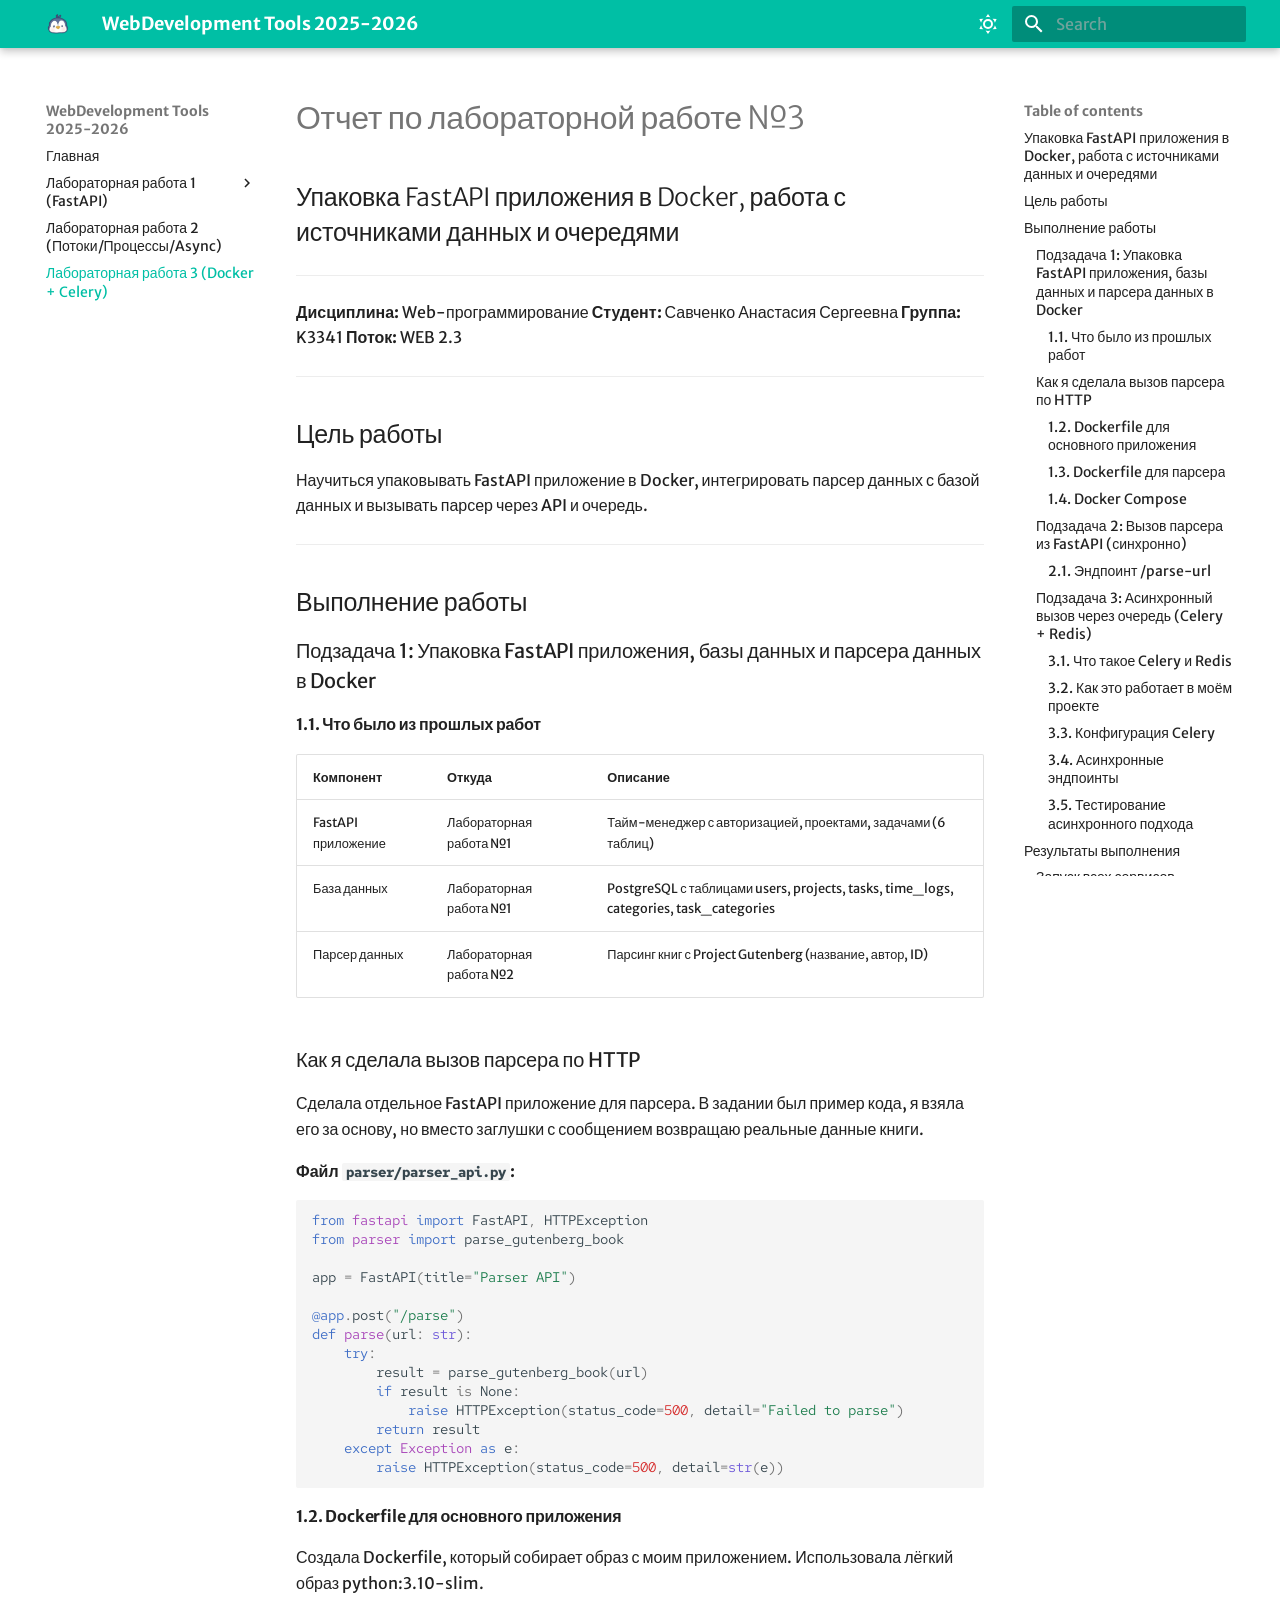
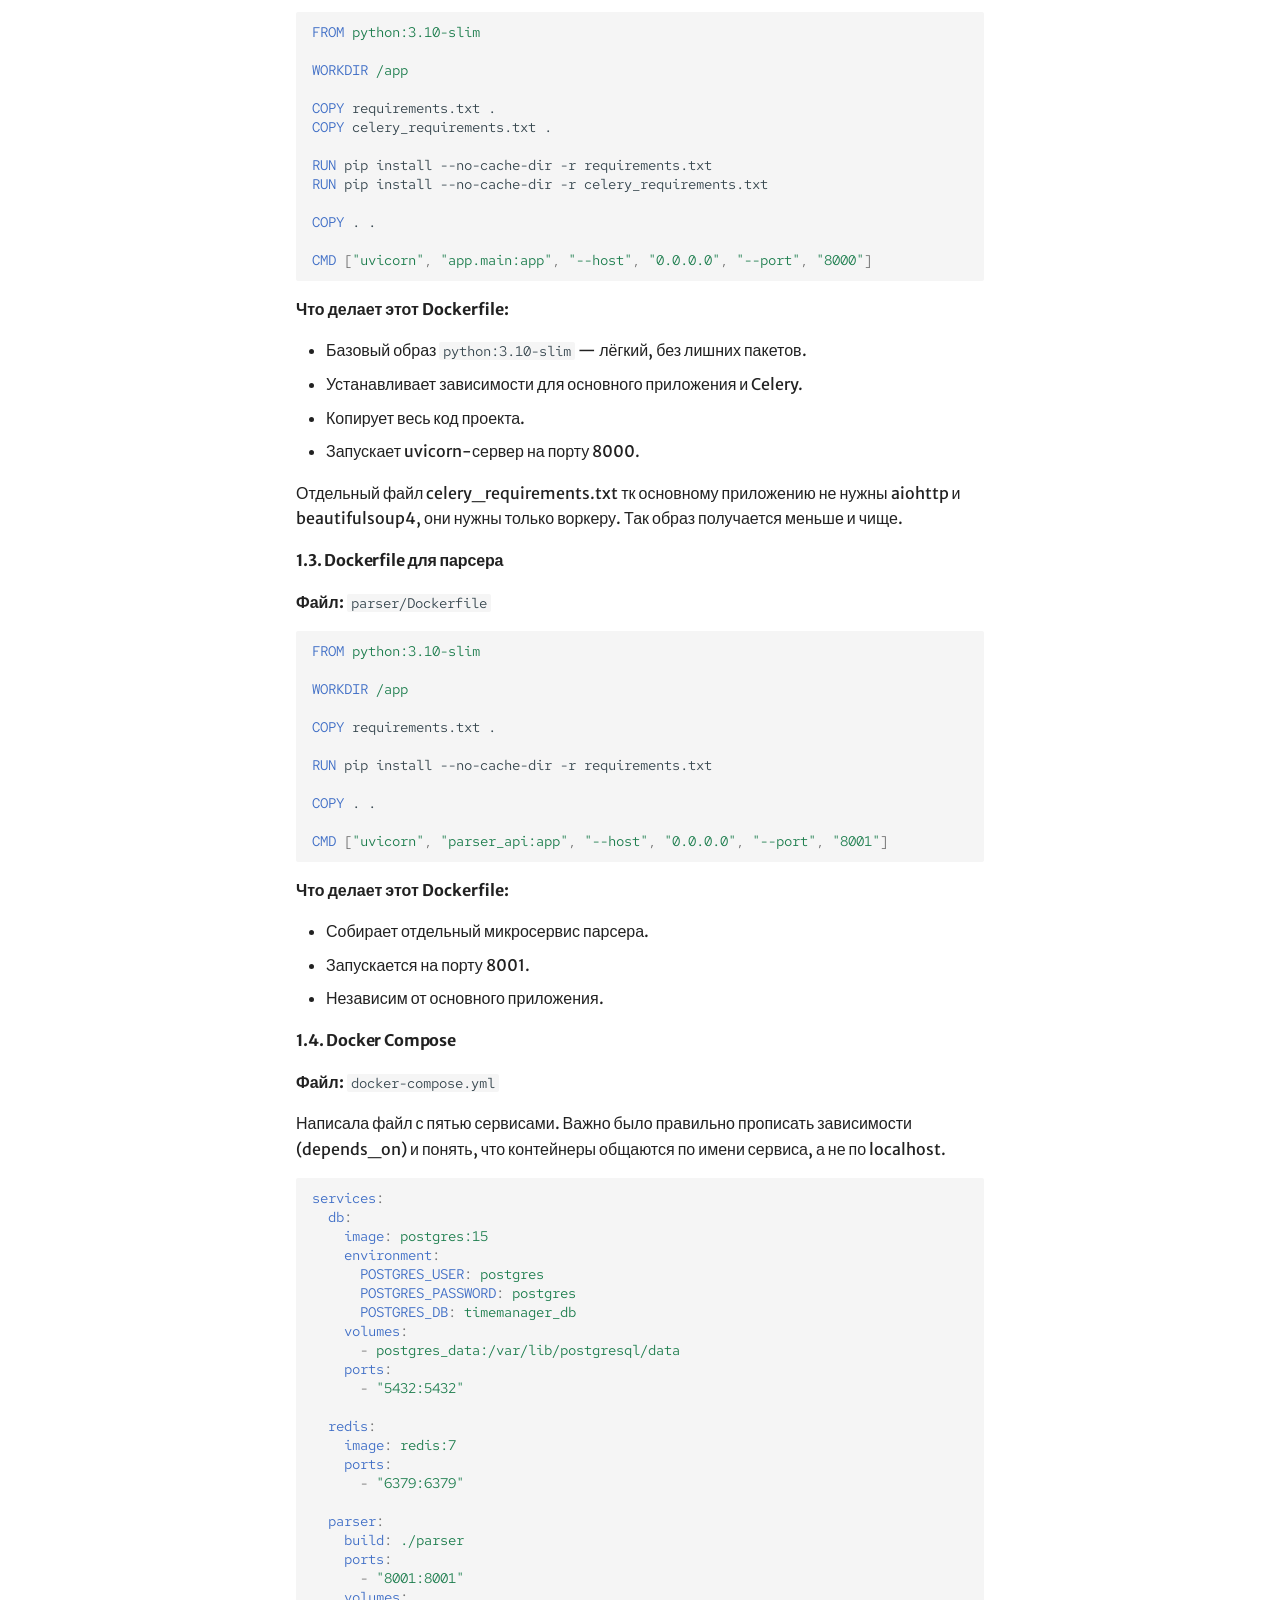
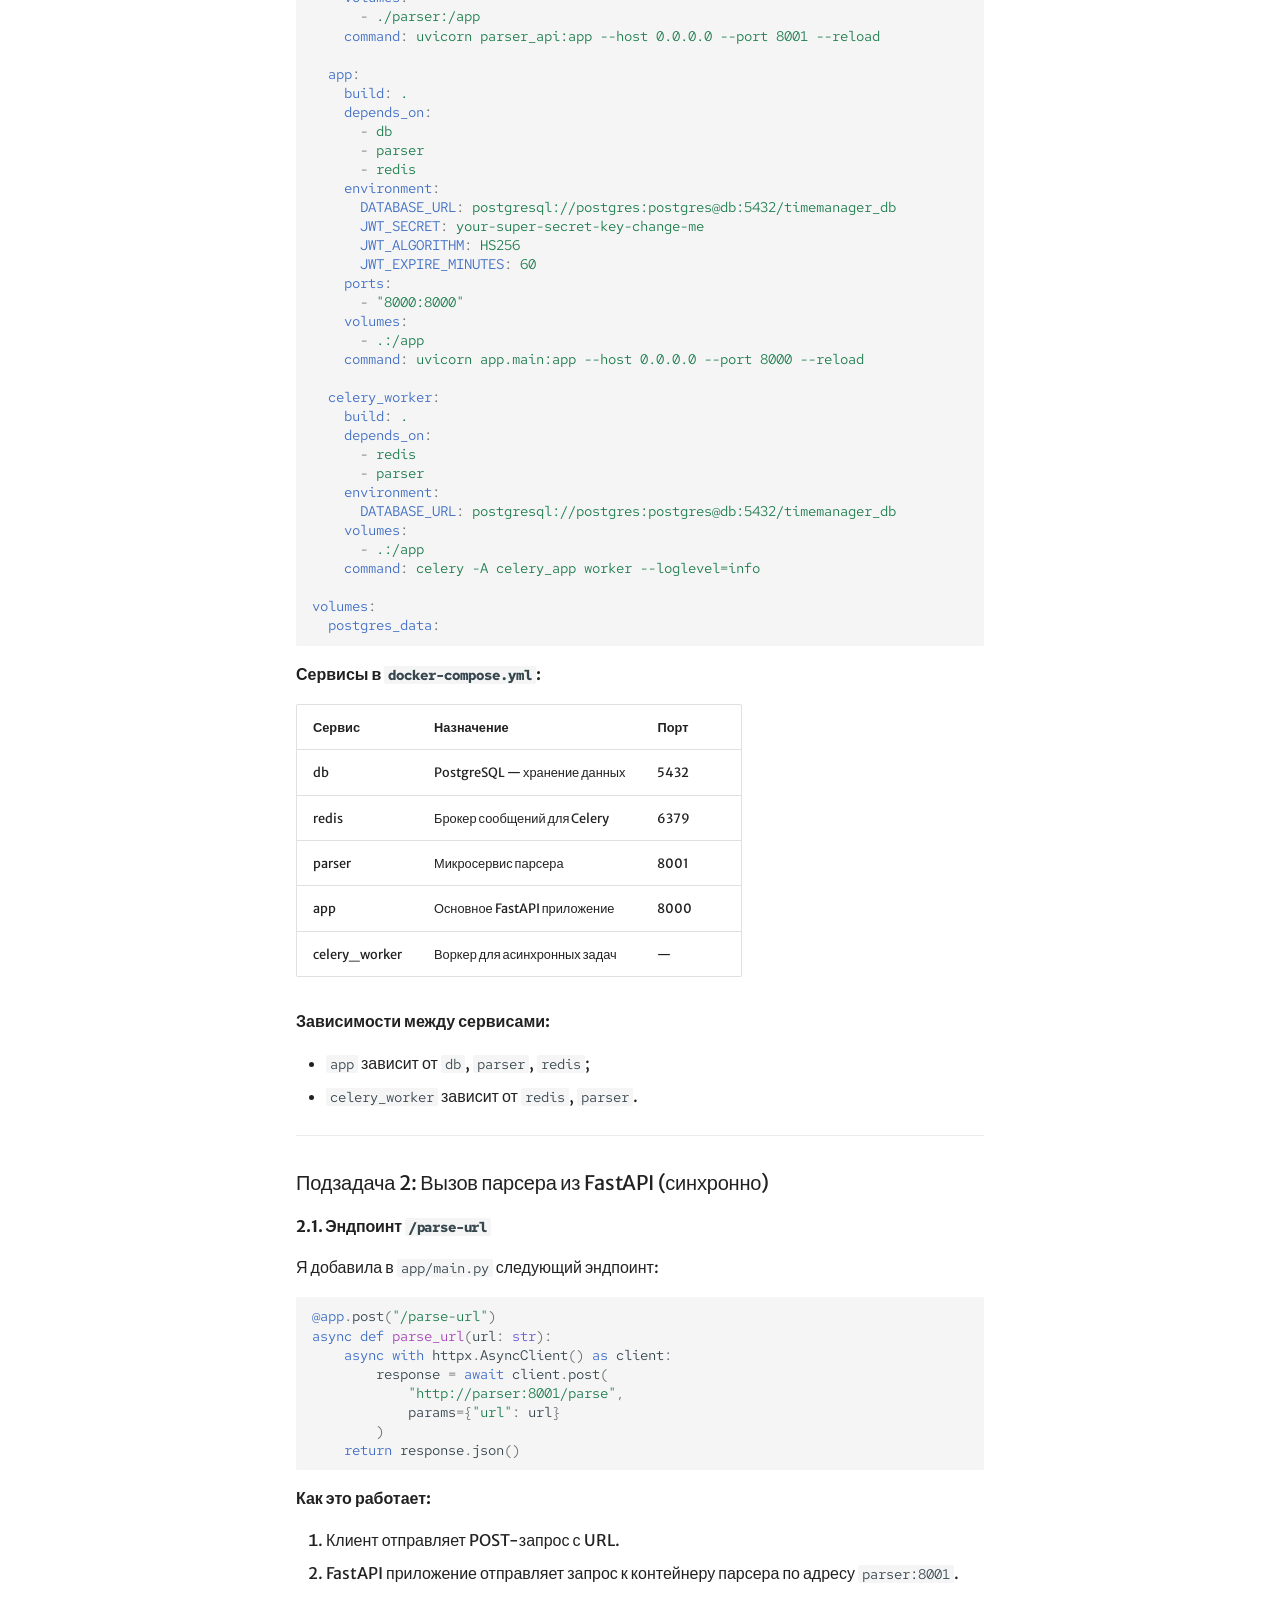
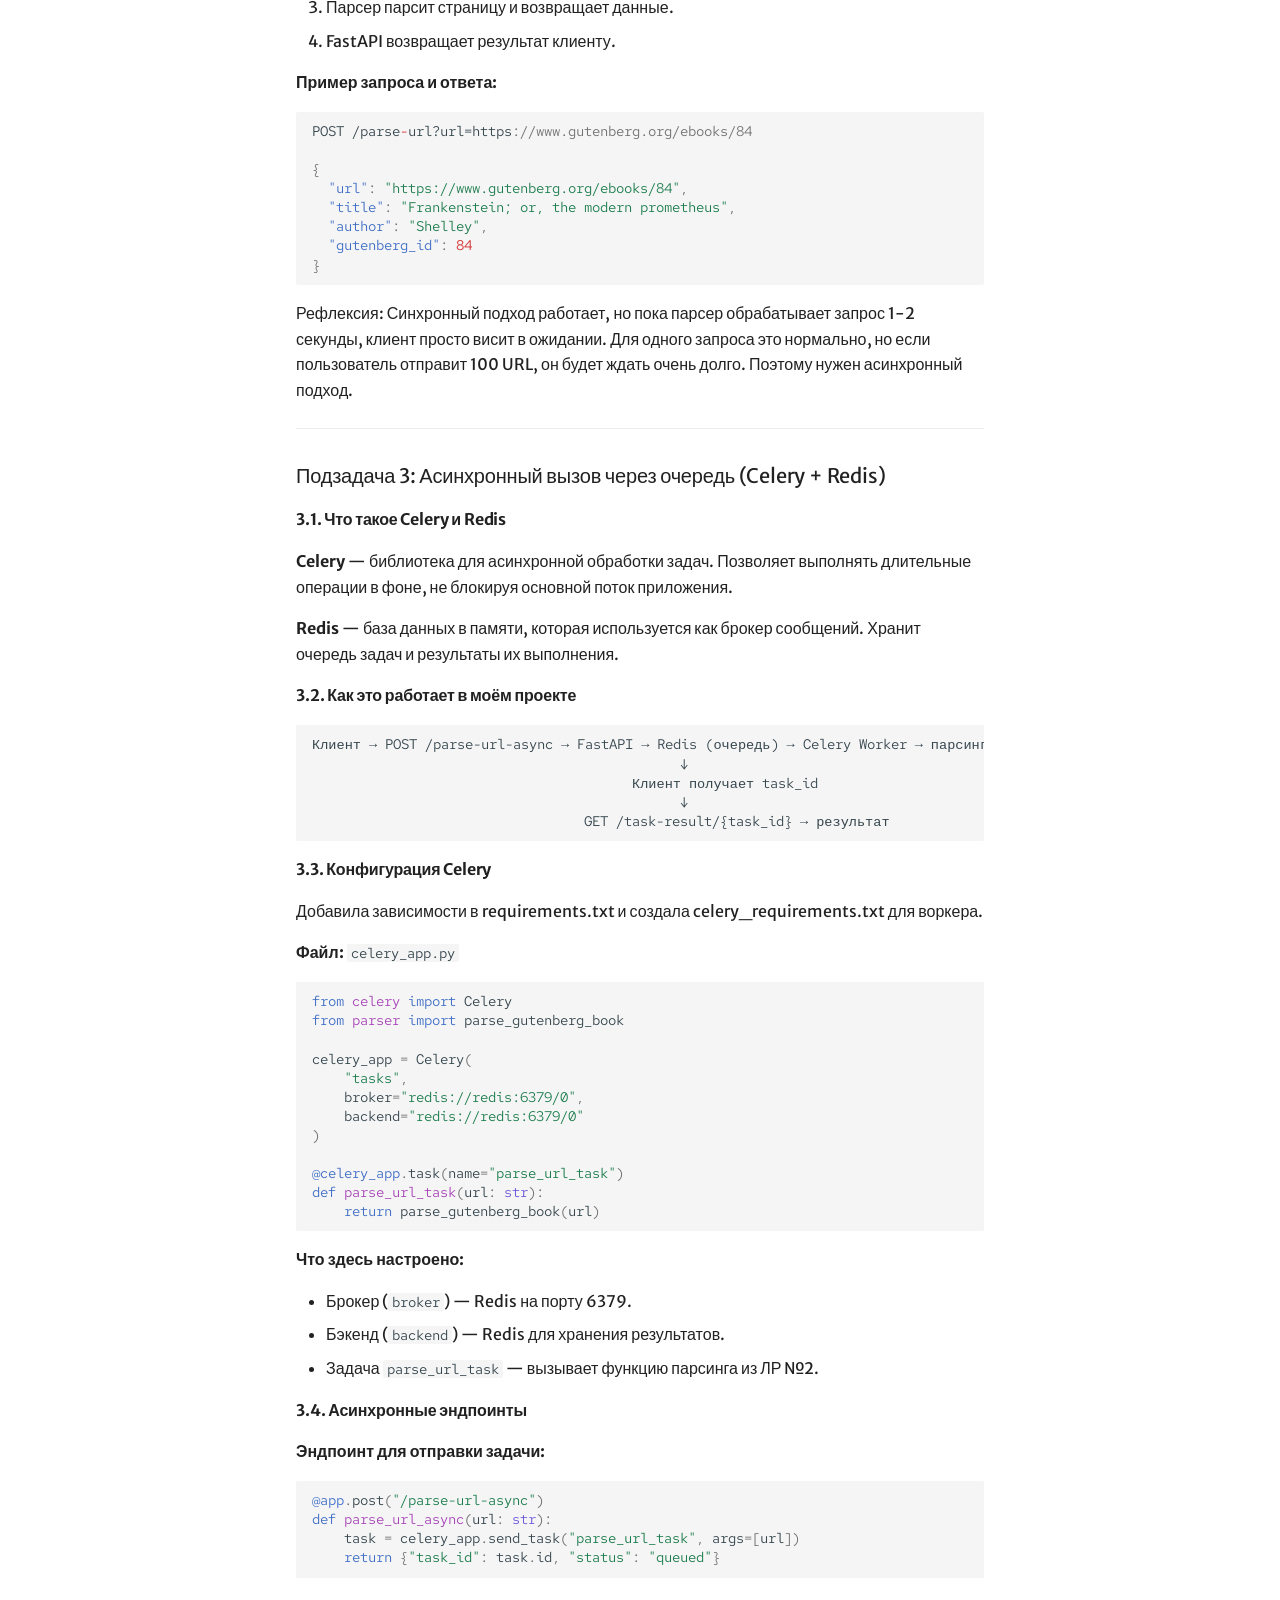
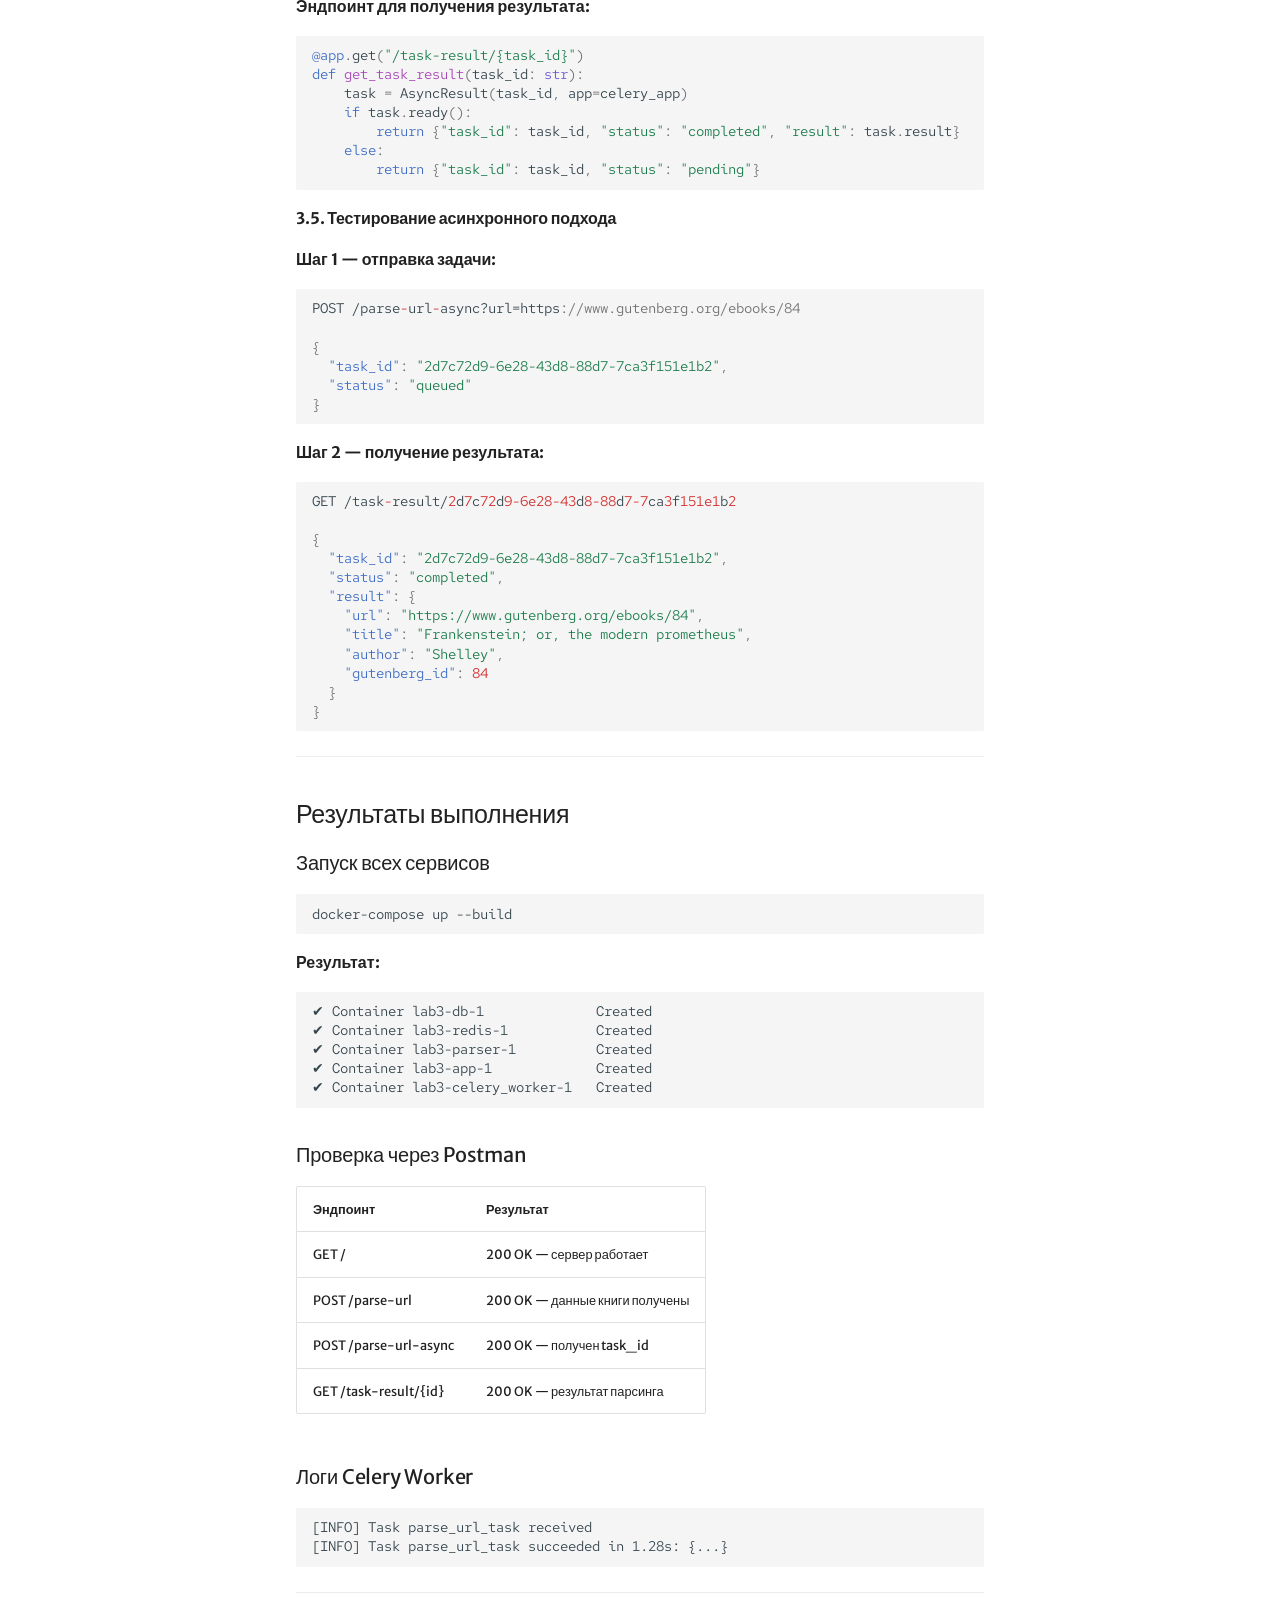
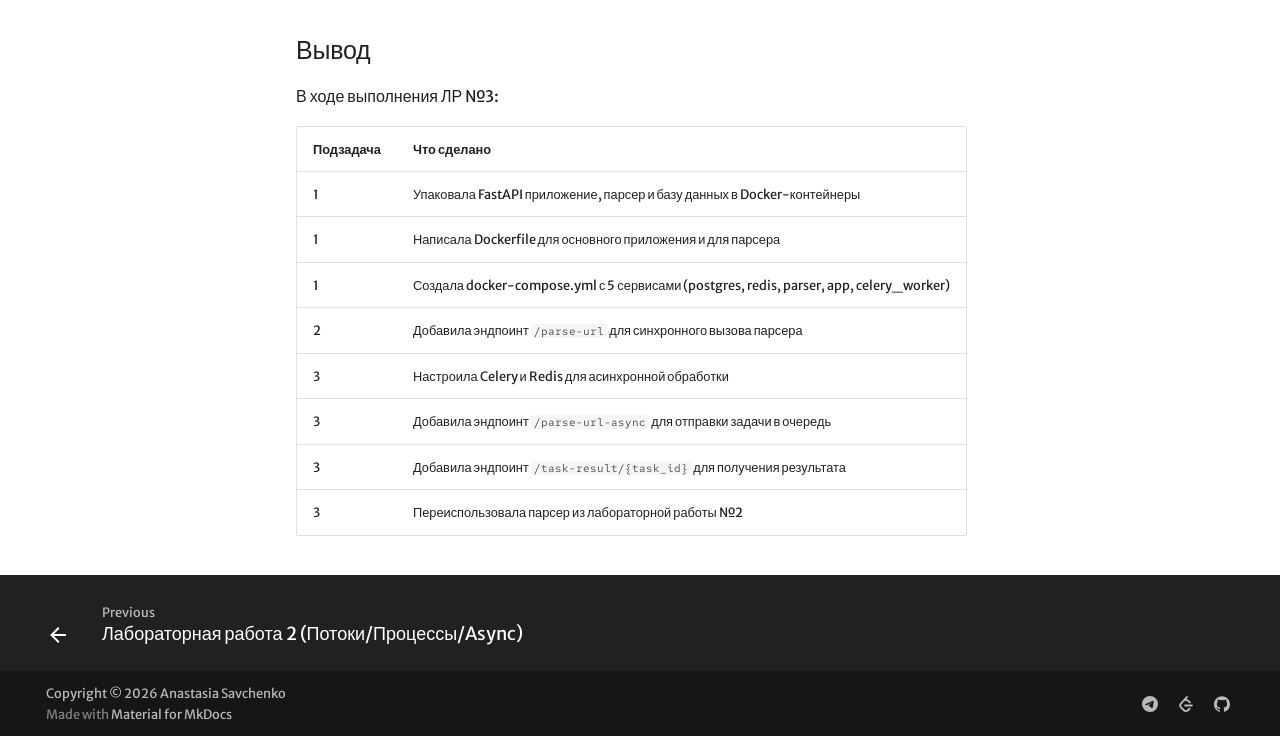
<file: lab3/lab3/index.html>
<!doctype html>
<html lang="en" class="no-js">
  <head>
    
      <meta charset="utf-8">
      <meta name="viewport" content="width=device-width,initial-scale=1">
      
      
      
        <link rel="canonical" href="https://gppovrm.github.io/ITMO_ICT_WebDevelopment_tools_2025-2026/lab3/lab3/">
      
      
        <link rel="prev" href="../../lab2/lab2/">
      
      
      
        
      
      
      <link rel="icon" href="../../assets/penguin.ico">
      <meta name="generator" content="mkdocs-1.6.1, mkdocs-material-9.7.0">
    
    
      
        <title>Лабораторная работа 3 (Docker + Celery) - WebDevelopment Tools 2025-2026</title>
      
    
    
      <link rel="stylesheet" href="../../assets/stylesheets/main.618322db.min.css">
      
        
        <link rel="stylesheet" href="../../assets/stylesheets/palette.ab4e12ef.min.css">
      
      


    
    
      
    
    
      
        
        
        <link rel="preconnect" href="https://fonts.gstatic.com" crossorigin>
        <link rel="stylesheet" href="https://fonts.googleapis.com/css?family=Merriweather+Sans:300,300i,400,400i,700,700i%7CRed+Hat+Mono:400,400i,700,700i&display=fallback">
        <style>:root{--md-text-font:"Merriweather Sans";--md-code-font:"Red Hat Mono"}</style>
      
    
    
      <link rel="stylesheet" href="../../stylesheets/extra.css">
    
    <script>__md_scope=new URL("../..",location),__md_hash=e=>[...e].reduce(((e,_)=>(e<<5)-e+_.charCodeAt(0)),0),__md_get=(e,_=localStorage,t=__md_scope)=>JSON.parse(_.getItem(t.pathname+"."+e)),__md_set=(e,_,t=localStorage,a=__md_scope)=>{try{t.setItem(a.pathname+"."+e,JSON.stringify(_))}catch(e){}}</script>
    
      

    
    
  </head>
  
  
    
    
      
    
    
    
    
    <body dir="ltr" data-md-color-scheme="default" data-md-color-primary="custom" data-md-color-accent="deep-orange">
  
    
    <input class="md-toggle" data-md-toggle="drawer" type="checkbox" id="__drawer" autocomplete="off">
    <input class="md-toggle" data-md-toggle="search" type="checkbox" id="__search" autocomplete="off">
    <label class="md-overlay" for="__drawer"></label>
    <div data-md-component="skip">
      
        
        <a href="#no3" class="md-skip">
          Skip to content
        </a>
      
    </div>
    <div data-md-component="announce">
      
    </div>
    
    
      

  

<header class="md-header md-header--shadow" data-md-component="header">
  <nav class="md-header__inner md-grid" aria-label="Header">
    <a href="../.." title="WebDevelopment Tools 2025-2026" class="md-header__button md-logo" aria-label="WebDevelopment Tools 2025-2026" data-md-component="logo">
      
  <img src="../../assets/penguin.png" alt="logo">

    </a>
    <label class="md-header__button md-icon" for="__drawer">
      
      <svg xmlns="http://www.w3.org/2000/svg" viewBox="0 0 24 24"><path d="M3 6h18v2H3zm0 5h18v2H3zm0 5h18v2H3z"/></svg>
    </label>
    <div class="md-header__title" data-md-component="header-title">
      <div class="md-header__ellipsis">
        <div class="md-header__topic">
          <span class="md-ellipsis">
            WebDevelopment Tools 2025-2026
          </span>
        </div>
        <div class="md-header__topic" data-md-component="header-topic">
          <span class="md-ellipsis">
            
              Лабораторная работа 3 (Docker + Celery)
            
          </span>
        </div>
      </div>
    </div>
    
      
        <form class="md-header__option" data-md-component="palette">
  
    
    
    
    <input class="md-option" data-md-color-media="(prefers-color-scheme: light)" data-md-color-scheme="default" data-md-color-primary="custom" data-md-color-accent="deep-orange"  aria-label="Switch to dark mode"  type="radio" name="__palette" id="__palette_0">
    
      <label class="md-header__button md-icon" title="Switch to dark mode" for="__palette_1" hidden>
        <svg xmlns="http://www.w3.org/2000/svg" viewBox="0 0 24 24"><path d="M12 7a5 5 0 0 1 5 5 5 5 0 0 1-5 5 5 5 0 0 1-5-5 5 5 0 0 1 5-5m0 2a3 3 0 0 0-3 3 3 3 0 0 0 3 3 3 3 0 0 0 3-3 3 3 0 0 0-3-3m0-7 2.39 3.42C13.65 5.15 12.84 5 12 5s-1.65.15-2.39.42zM3.34 7l4.16-.35A7.2 7.2 0 0 0 5.94 8.5c-.44.74-.69 1.5-.83 2.29zm.02 10 1.76-3.77a7.131 7.131 0 0 0 2.38 4.14zM20.65 7l-1.77 3.79a7.02 7.02 0 0 0-2.38-4.15zm-.01 10-4.14.36c.59-.51 1.12-1.14 1.54-1.86.42-.73.69-1.5.83-2.29zM12 22l-2.41-3.44c.74.27 1.55.44 2.41.44.82 0 1.63-.17 2.37-.44z"/></svg>
      </label>
    
  
    
    
    
    <input class="md-option" data-md-color-media="(prefers-color-scheme: dark)" data-md-color-scheme="slate" data-md-color-primary="custom" data-md-color-accent="deep-orange"  aria-label="Switch to light mode"  type="radio" name="__palette" id="__palette_1">
    
      <label class="md-header__button md-icon" title="Switch to light mode" for="__palette_0" hidden>
        <svg xmlns="http://www.w3.org/2000/svg" viewBox="0 0 24 24"><path d="m17.75 4.09-2.53 1.94.91 3.06-2.63-1.81-2.63 1.81.91-3.06-2.53-1.94L12.44 4l1.06-3 1.06 3zm3.5 6.91-1.64 1.25.59 1.98-1.7-1.17-1.7 1.17.59-1.98L15.75 11l2.06-.05L18.5 9l.69 1.95zm-2.28 4.95c.83-.08 1.72 1.1 1.19 1.85-.32.45-.66.87-1.08 1.27C15.17 23 8.84 23 4.94 19.07c-3.91-3.9-3.91-10.24 0-14.14.4-.4.82-.76 1.27-1.08.75-.53 1.93.36 1.85 1.19-.27 2.86.69 5.83 2.89 8.02a9.96 9.96 0 0 0 8.02 2.89m-1.64 2.02a12.08 12.08 0 0 1-7.8-3.47c-2.17-2.19-3.33-5-3.49-7.82-2.81 3.14-2.7 7.96.31 10.98 3.02 3.01 7.84 3.12 10.98.31"/></svg>
      </label>
    
  
</form>
      
    
    
      <script>var palette=__md_get("__palette");if(palette&&palette.color){if("(prefers-color-scheme)"===palette.color.media){var media=matchMedia("(prefers-color-scheme: light)"),input=document.querySelector(media.matches?"[data-md-color-media='(prefers-color-scheme: light)']":"[data-md-color-media='(prefers-color-scheme: dark)']");palette.color.media=input.getAttribute("data-md-color-media"),palette.color.scheme=input.getAttribute("data-md-color-scheme"),palette.color.primary=input.getAttribute("data-md-color-primary"),palette.color.accent=input.getAttribute("data-md-color-accent")}for(var[key,value]of Object.entries(palette.color))document.body.setAttribute("data-md-color-"+key,value)}</script>
    
    
    
      
      
        <label class="md-header__button md-icon" for="__search">
          
          <svg xmlns="http://www.w3.org/2000/svg" viewBox="0 0 24 24"><path d="M9.5 3A6.5 6.5 0 0 1 16 9.5c0 1.61-.59 3.09-1.56 4.23l.27.27h.79l5 5-1.5 1.5-5-5v-.79l-.27-.27A6.52 6.52 0 0 1 9.5 16 6.5 6.5 0 0 1 3 9.5 6.5 6.5 0 0 1 9.5 3m0 2C7 5 5 7 5 9.5S7 14 9.5 14 14 12 14 9.5 12 5 9.5 5"/></svg>
        </label>
        <div class="md-search" data-md-component="search" role="dialog">
  <label class="md-search__overlay" for="__search"></label>
  <div class="md-search__inner" role="search">
    <form class="md-search__form" name="search">
      <input type="text" class="md-search__input" name="query" aria-label="Search" placeholder="Search" autocapitalize="off" autocorrect="off" autocomplete="off" spellcheck="false" data-md-component="search-query" required>
      <label class="md-search__icon md-icon" for="__search">
        
        <svg xmlns="http://www.w3.org/2000/svg" viewBox="0 0 24 24"><path d="M9.5 3A6.5 6.5 0 0 1 16 9.5c0 1.61-.59 3.09-1.56 4.23l.27.27h.79l5 5-1.5 1.5-5-5v-.79l-.27-.27A6.52 6.52 0 0 1 9.5 16 6.5 6.5 0 0 1 3 9.5 6.5 6.5 0 0 1 9.5 3m0 2C7 5 5 7 5 9.5S7 14 9.5 14 14 12 14 9.5 12 5 9.5 5"/></svg>
        
        <svg xmlns="http://www.w3.org/2000/svg" viewBox="0 0 24 24"><path d="M20 11v2H8l5.5 5.5-1.42 1.42L4.16 12l7.92-7.92L13.5 5.5 8 11z"/></svg>
      </label>
      <nav class="md-search__options" aria-label="Search">
        
        <button type="reset" class="md-search__icon md-icon" title="Clear" aria-label="Clear" tabindex="-1">
          
          <svg xmlns="http://www.w3.org/2000/svg" viewBox="0 0 24 24"><path d="M19 6.41 17.59 5 12 10.59 6.41 5 5 6.41 10.59 12 5 17.59 6.41 19 12 13.41 17.59 19 19 17.59 13.41 12z"/></svg>
        </button>
      </nav>
      
    </form>
    <div class="md-search__output">
      <div class="md-search__scrollwrap" tabindex="0" data-md-scrollfix>
        <div class="md-search-result" data-md-component="search-result">
          <div class="md-search-result__meta">
            Initializing search
          </div>
          <ol class="md-search-result__list" role="presentation"></ol>
        </div>
      </div>
    </div>
  </div>
</div>
      
    
    
  </nav>
  
</header>
    
    <div class="md-container" data-md-component="container">
      
      
        
          
        
      
      <main class="md-main" data-md-component="main">
        <div class="md-main__inner md-grid">
          
            
              
              <div class="md-sidebar md-sidebar--primary" data-md-component="sidebar" data-md-type="navigation" >
                <div class="md-sidebar__scrollwrap">
                  <div class="md-sidebar__inner">
                    



<nav class="md-nav md-nav--primary" aria-label="Navigation" data-md-level="0">
  <label class="md-nav__title" for="__drawer">
    <a href="../.." title="WebDevelopment Tools 2025-2026" class="md-nav__button md-logo" aria-label="WebDevelopment Tools 2025-2026" data-md-component="logo">
      
  <img src="../../assets/penguin.png" alt="logo">

    </a>
    WebDevelopment Tools 2025-2026
  </label>
  
  <ul class="md-nav__list" data-md-scrollfix>
    
      
      
  
  
  
  
    <li class="md-nav__item">
      <a href="../.." class="md-nav__link">
        
  
  
  <span class="md-ellipsis">
    
  
    Главная
  

    
  </span>
  
  

      </a>
    </li>
  

    
      
      
  
  
  
  
    
    
    
    
    
    <li class="md-nav__item md-nav__item--nested">
      
        
        
        <input class="md-nav__toggle md-toggle " type="checkbox" id="__nav_2" >
        
          
          <label class="md-nav__link" for="__nav_2" id="__nav_2_label" tabindex="0">
            
  
  
  <span class="md-ellipsis">
    
  
    Лабораторная работа 1 (FastAPI)
  

    
  </span>
  
  

            <span class="md-nav__icon md-icon"></span>
          </label>
        
        <nav class="md-nav" data-md-level="1" aria-labelledby="__nav_2_label" aria-expanded="false">
          <label class="md-nav__title" for="__nav_2">
            <span class="md-nav__icon md-icon"></span>
            
  
    Лабораторная работа 1 (FastAPI)
  

          </label>
          <ul class="md-nav__list" data-md-scrollfix>
            
              
                
  
  
  
  
    <li class="md-nav__item">
      <a href="../../lab1/lab1/" class="md-nav__link">
        
  
  
  <span class="md-ellipsis">
    
  
    Текст лабораторной работы
  

    
  </span>
  
  

      </a>
    </li>
  

              
            
              
                
  
  
  
  
    <li class="md-nav__item">
      <a href="../../lab1/practice1_1/" class="md-nav__link">
        
  
  
  <span class="md-ellipsis">
    
  
    Практика 1.1
  

    
  </span>
  
  

      </a>
    </li>
  

              
            
              
                
  
  
  
  
    <li class="md-nav__item">
      <a href="../../lab1/practice1_2/" class="md-nav__link">
        
  
  
  <span class="md-ellipsis">
    
  
    Практика 1.2
  

    
  </span>
  
  

      </a>
    </li>
  

              
            
              
                
  
  
  
  
    <li class="md-nav__item">
      <a href="../../lab1/practice1_3/" class="md-nav__link">
        
  
  
  <span class="md-ellipsis">
    
  
    Практика 1.3
  

    
  </span>
  
  

      </a>
    </li>
  

              
            
          </ul>
        </nav>
      
    </li>
  

    
      
      
  
  
  
  
    <li class="md-nav__item">
      <a href="../../lab2/lab2/" class="md-nav__link">
        
  
  
  <span class="md-ellipsis">
    
  
    Лабораторная работа 2 (Потоки/Процессы/Async)
  

    
  </span>
  
  

      </a>
    </li>
  

    
      
      
  
  
    
  
  
  
    <li class="md-nav__item md-nav__item--active">
      
      <input class="md-nav__toggle md-toggle" type="checkbox" id="__toc">
      
      
        
      
      
        <label class="md-nav__link md-nav__link--active" for="__toc">
          
  
  
  <span class="md-ellipsis">
    
  
    Лабораторная работа 3 (Docker + Celery)
  

    
  </span>
  
  

          <span class="md-nav__icon md-icon"></span>
        </label>
      
      <a href="./" class="md-nav__link md-nav__link--active">
        
  
  
  <span class="md-ellipsis">
    
  
    Лабораторная работа 3 (Docker + Celery)
  

    
  </span>
  
  

      </a>
      
        

<nav class="md-nav md-nav--secondary" aria-label="Table of contents">
  
  
  
    
  
  
    <label class="md-nav__title" for="__toc">
      <span class="md-nav__icon md-icon"></span>
      Table of contents
    </label>
    <ul class="md-nav__list" data-md-component="toc" data-md-scrollfix>
      
        <li class="md-nav__item">
  <a href="#fastapi-docker" class="md-nav__link">
    <span class="md-ellipsis">
      
        Упаковка FastAPI приложения в Docker, работа с источниками данных и очередями
      
    </span>
  </a>
  
</li>
      
        <li class="md-nav__item">
  <a href="#_1" class="md-nav__link">
    <span class="md-ellipsis">
      
        Цель работы
      
    </span>
  </a>
  
</li>
      
        <li class="md-nav__item">
  <a href="#_2" class="md-nav__link">
    <span class="md-ellipsis">
      
        Выполнение работы
      
    </span>
  </a>
  
    <nav class="md-nav" aria-label="Выполнение работы">
      <ul class="md-nav__list">
        
          <li class="md-nav__item">
  <a href="#1-fastapi-docker" class="md-nav__link">
    <span class="md-ellipsis">
      
        Подзадача 1: Упаковка FastAPI приложения, базы данных и парсера данных в Docker
      
    </span>
  </a>
  
    <nav class="md-nav" aria-label="Подзадача 1: Упаковка FastAPI приложения, базы данных и парсера данных в Docker">
      <ul class="md-nav__list">
        
          <li class="md-nav__item">
  <a href="#11" class="md-nav__link">
    <span class="md-ellipsis">
      
        1.1. Что было из прошлых работ
      
    </span>
  </a>
  
</li>
        
      </ul>
    </nav>
  
</li>
        
          <li class="md-nav__item">
  <a href="#http" class="md-nav__link">
    <span class="md-ellipsis">
      
        Как я сделала вызов парсера по HTTP
      
    </span>
  </a>
  
    <nav class="md-nav" aria-label="Как я сделала вызов парсера по HTTP">
      <ul class="md-nav__list">
        
          <li class="md-nav__item">
  <a href="#12-dockerfile" class="md-nav__link">
    <span class="md-ellipsis">
      
        1.2. Dockerfile для основного приложения
      
    </span>
  </a>
  
</li>
        
          <li class="md-nav__item">
  <a href="#13-dockerfile" class="md-nav__link">
    <span class="md-ellipsis">
      
        1.3. Dockerfile для парсера
      
    </span>
  </a>
  
</li>
        
          <li class="md-nav__item">
  <a href="#14-docker-compose" class="md-nav__link">
    <span class="md-ellipsis">
      
        1.4. Docker Compose
      
    </span>
  </a>
  
</li>
        
      </ul>
    </nav>
  
</li>
        
          <li class="md-nav__item">
  <a href="#2-fastapi" class="md-nav__link">
    <span class="md-ellipsis">
      
        Подзадача 2: Вызов парсера из FastAPI (синхронно)
      
    </span>
  </a>
  
    <nav class="md-nav" aria-label="Подзадача 2: Вызов парсера из FastAPI (синхронно)">
      <ul class="md-nav__list">
        
          <li class="md-nav__item">
  <a href="#21-parse-url" class="md-nav__link">
    <span class="md-ellipsis">
      
        2.1. Эндпоинт /parse-url
      
    </span>
  </a>
  
</li>
        
      </ul>
    </nav>
  
</li>
        
          <li class="md-nav__item">
  <a href="#3-celery-redis" class="md-nav__link">
    <span class="md-ellipsis">
      
        Подзадача 3: Асинхронный вызов через очередь (Celery + Redis)
      
    </span>
  </a>
  
    <nav class="md-nav" aria-label="Подзадача 3: Асинхронный вызов через очередь (Celery + Redis)">
      <ul class="md-nav__list">
        
          <li class="md-nav__item">
  <a href="#31-celery-redis" class="md-nav__link">
    <span class="md-ellipsis">
      
        3.1. Что такое Celery и Redis
      
    </span>
  </a>
  
</li>
        
          <li class="md-nav__item">
  <a href="#32" class="md-nav__link">
    <span class="md-ellipsis">
      
        3.2. Как это работает в моём проекте
      
    </span>
  </a>
  
</li>
        
          <li class="md-nav__item">
  <a href="#33-celery" class="md-nav__link">
    <span class="md-ellipsis">
      
        3.3. Конфигурация Celery
      
    </span>
  </a>
  
</li>
        
          <li class="md-nav__item">
  <a href="#34" class="md-nav__link">
    <span class="md-ellipsis">
      
        3.4. Асинхронные эндпоинты
      
    </span>
  </a>
  
</li>
        
          <li class="md-nav__item">
  <a href="#35" class="md-nav__link">
    <span class="md-ellipsis">
      
        3.5. Тестирование асинхронного подхода
      
    </span>
  </a>
  
</li>
        
      </ul>
    </nav>
  
</li>
        
      </ul>
    </nav>
  
</li>
      
        <li class="md-nav__item">
  <a href="#_3" class="md-nav__link">
    <span class="md-ellipsis">
      
        Результаты выполнения
      
    </span>
  </a>
  
    <nav class="md-nav" aria-label="Результаты выполнения">
      <ul class="md-nav__list">
        
          <li class="md-nav__item">
  <a href="#_4" class="md-nav__link">
    <span class="md-ellipsis">
      
        Запуск всех сервисов
      
    </span>
  </a>
  
</li>
        
          <li class="md-nav__item">
  <a href="#postman" class="md-nav__link">
    <span class="md-ellipsis">
      
        Проверка через Postman
      
    </span>
  </a>
  
</li>
        
          <li class="md-nav__item">
  <a href="#celery-worker" class="md-nav__link">
    <span class="md-ellipsis">
      
        Логи Celery Worker
      
    </span>
  </a>
  
</li>
        
      </ul>
    </nav>
  
</li>
      
        <li class="md-nav__item">
  <a href="#_5" class="md-nav__link">
    <span class="md-ellipsis">
      
        Вывод
      
    </span>
  </a>
  
</li>
      
    </ul>
  
</nav>
      
    </li>
  

    
  </ul>
</nav>
                  </div>
                </div>
              </div>
            
            
              
              <div class="md-sidebar md-sidebar--secondary" data-md-component="sidebar" data-md-type="toc" >
                <div class="md-sidebar__scrollwrap">
                  <div class="md-sidebar__inner">
                    

<nav class="md-nav md-nav--secondary" aria-label="Table of contents">
  
  
  
    
  
  
    <label class="md-nav__title" for="__toc">
      <span class="md-nav__icon md-icon"></span>
      Table of contents
    </label>
    <ul class="md-nav__list" data-md-component="toc" data-md-scrollfix>
      
        <li class="md-nav__item">
  <a href="#fastapi-docker" class="md-nav__link">
    <span class="md-ellipsis">
      
        Упаковка FastAPI приложения в Docker, работа с источниками данных и очередями
      
    </span>
  </a>
  
</li>
      
        <li class="md-nav__item">
  <a href="#_1" class="md-nav__link">
    <span class="md-ellipsis">
      
        Цель работы
      
    </span>
  </a>
  
</li>
      
        <li class="md-nav__item">
  <a href="#_2" class="md-nav__link">
    <span class="md-ellipsis">
      
        Выполнение работы
      
    </span>
  </a>
  
    <nav class="md-nav" aria-label="Выполнение работы">
      <ul class="md-nav__list">
        
          <li class="md-nav__item">
  <a href="#1-fastapi-docker" class="md-nav__link">
    <span class="md-ellipsis">
      
        Подзадача 1: Упаковка FastAPI приложения, базы данных и парсера данных в Docker
      
    </span>
  </a>
  
    <nav class="md-nav" aria-label="Подзадача 1: Упаковка FastAPI приложения, базы данных и парсера данных в Docker">
      <ul class="md-nav__list">
        
          <li class="md-nav__item">
  <a href="#11" class="md-nav__link">
    <span class="md-ellipsis">
      
        1.1. Что было из прошлых работ
      
    </span>
  </a>
  
</li>
        
      </ul>
    </nav>
  
</li>
        
          <li class="md-nav__item">
  <a href="#http" class="md-nav__link">
    <span class="md-ellipsis">
      
        Как я сделала вызов парсера по HTTP
      
    </span>
  </a>
  
    <nav class="md-nav" aria-label="Как я сделала вызов парсера по HTTP">
      <ul class="md-nav__list">
        
          <li class="md-nav__item">
  <a href="#12-dockerfile" class="md-nav__link">
    <span class="md-ellipsis">
      
        1.2. Dockerfile для основного приложения
      
    </span>
  </a>
  
</li>
        
          <li class="md-nav__item">
  <a href="#13-dockerfile" class="md-nav__link">
    <span class="md-ellipsis">
      
        1.3. Dockerfile для парсера
      
    </span>
  </a>
  
</li>
        
          <li class="md-nav__item">
  <a href="#14-docker-compose" class="md-nav__link">
    <span class="md-ellipsis">
      
        1.4. Docker Compose
      
    </span>
  </a>
  
</li>
        
      </ul>
    </nav>
  
</li>
        
          <li class="md-nav__item">
  <a href="#2-fastapi" class="md-nav__link">
    <span class="md-ellipsis">
      
        Подзадача 2: Вызов парсера из FastAPI (синхронно)
      
    </span>
  </a>
  
    <nav class="md-nav" aria-label="Подзадача 2: Вызов парсера из FastAPI (синхронно)">
      <ul class="md-nav__list">
        
          <li class="md-nav__item">
  <a href="#21-parse-url" class="md-nav__link">
    <span class="md-ellipsis">
      
        2.1. Эндпоинт /parse-url
      
    </span>
  </a>
  
</li>
        
      </ul>
    </nav>
  
</li>
        
          <li class="md-nav__item">
  <a href="#3-celery-redis" class="md-nav__link">
    <span class="md-ellipsis">
      
        Подзадача 3: Асинхронный вызов через очередь (Celery + Redis)
      
    </span>
  </a>
  
    <nav class="md-nav" aria-label="Подзадача 3: Асинхронный вызов через очередь (Celery + Redis)">
      <ul class="md-nav__list">
        
          <li class="md-nav__item">
  <a href="#31-celery-redis" class="md-nav__link">
    <span class="md-ellipsis">
      
        3.1. Что такое Celery и Redis
      
    </span>
  </a>
  
</li>
        
          <li class="md-nav__item">
  <a href="#32" class="md-nav__link">
    <span class="md-ellipsis">
      
        3.2. Как это работает в моём проекте
      
    </span>
  </a>
  
</li>
        
          <li class="md-nav__item">
  <a href="#33-celery" class="md-nav__link">
    <span class="md-ellipsis">
      
        3.3. Конфигурация Celery
      
    </span>
  </a>
  
</li>
        
          <li class="md-nav__item">
  <a href="#34" class="md-nav__link">
    <span class="md-ellipsis">
      
        3.4. Асинхронные эндпоинты
      
    </span>
  </a>
  
</li>
        
          <li class="md-nav__item">
  <a href="#35" class="md-nav__link">
    <span class="md-ellipsis">
      
        3.5. Тестирование асинхронного подхода
      
    </span>
  </a>
  
</li>
        
      </ul>
    </nav>
  
</li>
        
      </ul>
    </nav>
  
</li>
      
        <li class="md-nav__item">
  <a href="#_3" class="md-nav__link">
    <span class="md-ellipsis">
      
        Результаты выполнения
      
    </span>
  </a>
  
    <nav class="md-nav" aria-label="Результаты выполнения">
      <ul class="md-nav__list">
        
          <li class="md-nav__item">
  <a href="#_4" class="md-nav__link">
    <span class="md-ellipsis">
      
        Запуск всех сервисов
      
    </span>
  </a>
  
</li>
        
          <li class="md-nav__item">
  <a href="#postman" class="md-nav__link">
    <span class="md-ellipsis">
      
        Проверка через Postman
      
    </span>
  </a>
  
</li>
        
          <li class="md-nav__item">
  <a href="#celery-worker" class="md-nav__link">
    <span class="md-ellipsis">
      
        Логи Celery Worker
      
    </span>
  </a>
  
</li>
        
      </ul>
    </nav>
  
</li>
      
        <li class="md-nav__item">
  <a href="#_5" class="md-nav__link">
    <span class="md-ellipsis">
      
        Вывод
      
    </span>
  </a>
  
</li>
      
    </ul>
  
</nav>
                  </div>
                </div>
              </div>
            
          
          
            <div class="md-content" data-md-component="content">
              
              <article class="md-content__inner md-typeset">
                
                  



<h1 id="no3">Отчет по лабораторной работе №3</h1>
<h2 id="fastapi-docker">Упаковка FastAPI приложения в Docker, работа с источниками данных и очередями</h2>
<hr />
<p><strong>Дисциплина:</strong> Web-программирование
<strong>Студент:</strong> Савченко Анастасия Сергеевна
<strong>Группа:</strong> K3341
<strong>Поток:</strong> WEB 2.3</p>
<hr />
<h2 id="_1">Цель работы</h2>
<p>Научиться упаковывать FastAPI приложение в Docker, интегрировать парсер данных с базой данных и вызывать парсер через
API и очередь.</p>
<hr />
<h2 id="_2">Выполнение работы</h2>
<h3 id="1-fastapi-docker">Подзадача 1: Упаковка FastAPI приложения, базы данных и парсера данных в Docker</h3>
<h4 id="11">1.1. Что было из прошлых работ</h4>
<table>
<thead>
<tr>
<th>Компонент</th>
<th>Откуда</th>
<th>Описание</th>
</tr>
</thead>
<tbody>
<tr>
<td>FastAPI приложение</td>
<td>Лабораторная работа №1</td>
<td>Тайм-менеджер с авторизацией, проектами, задачами (6 таблиц)</td>
</tr>
<tr>
<td>База данных</td>
<td>Лабораторная работа №1</td>
<td>PostgreSQL с таблицами users, projects, tasks, time_logs, categories, task_categories</td>
</tr>
<tr>
<td>Парсер данных</td>
<td>Лабораторная работа №2</td>
<td>Парсинг книг с Project Gutenberg (название, автор, ID)</td>
</tr>
</tbody>
</table>
<h3 id="http">Как я сделала вызов парсера по HTTP</h3>
<p>Сделала отдельное FastAPI приложение для парсера. В задании был пример кода, я взяла его за основу, но вместо заглушки с
сообщением возвращаю реальные данные книги.</p>
<p><strong>Файл <code>parser/parser_api.py</code>:</strong></p>
<div class="language-python highlight"><pre><span></span><code><span id="__span-0-1"><a id="__codelineno-0-1" name="__codelineno-0-1" href="#__codelineno-0-1"></a><span class="kn">from</span><span class="w"> </span><span class="nn">fastapi</span><span class="w"> </span><span class="kn">import</span> <span class="n">FastAPI</span><span class="p">,</span> <span class="n">HTTPException</span>
</span><span id="__span-0-2"><a id="__codelineno-0-2" name="__codelineno-0-2" href="#__codelineno-0-2"></a><span class="kn">from</span><span class="w"> </span><span class="nn">parser</span><span class="w"> </span><span class="kn">import</span> <span class="n">parse_gutenberg_book</span>
</span><span id="__span-0-3"><a id="__codelineno-0-3" name="__codelineno-0-3" href="#__codelineno-0-3"></a>
</span><span id="__span-0-4"><a id="__codelineno-0-4" name="__codelineno-0-4" href="#__codelineno-0-4"></a><span class="n">app</span> <span class="o">=</span> <span class="n">FastAPI</span><span class="p">(</span><span class="n">title</span><span class="o">=</span><span class="s2">&quot;Parser API&quot;</span><span class="p">)</span>
</span><span id="__span-0-5"><a id="__codelineno-0-5" name="__codelineno-0-5" href="#__codelineno-0-5"></a>
</span><span id="__span-0-6"><a id="__codelineno-0-6" name="__codelineno-0-6" href="#__codelineno-0-6"></a><span class="nd">@app</span><span class="o">.</span><span class="n">post</span><span class="p">(</span><span class="s2">&quot;/parse&quot;</span><span class="p">)</span>
</span><span id="__span-0-7"><a id="__codelineno-0-7" name="__codelineno-0-7" href="#__codelineno-0-7"></a><span class="k">def</span><span class="w"> </span><span class="nf">parse</span><span class="p">(</span><span class="n">url</span><span class="p">:</span> <span class="nb">str</span><span class="p">):</span>
</span><span id="__span-0-8"><a id="__codelineno-0-8" name="__codelineno-0-8" href="#__codelineno-0-8"></a>    <span class="k">try</span><span class="p">:</span>
</span><span id="__span-0-9"><a id="__codelineno-0-9" name="__codelineno-0-9" href="#__codelineno-0-9"></a>        <span class="n">result</span> <span class="o">=</span> <span class="n">parse_gutenberg_book</span><span class="p">(</span><span class="n">url</span><span class="p">)</span>
</span><span id="__span-0-10"><a id="__codelineno-0-10" name="__codelineno-0-10" href="#__codelineno-0-10"></a>        <span class="k">if</span> <span class="n">result</span> <span class="ow">is</span> <span class="kc">None</span><span class="p">:</span>
</span><span id="__span-0-11"><a id="__codelineno-0-11" name="__codelineno-0-11" href="#__codelineno-0-11"></a>            <span class="k">raise</span> <span class="n">HTTPException</span><span class="p">(</span><span class="n">status_code</span><span class="o">=</span><span class="mi">500</span><span class="p">,</span> <span class="n">detail</span><span class="o">=</span><span class="s2">&quot;Failed to parse&quot;</span><span class="p">)</span>
</span><span id="__span-0-12"><a id="__codelineno-0-12" name="__codelineno-0-12" href="#__codelineno-0-12"></a>        <span class="k">return</span> <span class="n">result</span>
</span><span id="__span-0-13"><a id="__codelineno-0-13" name="__codelineno-0-13" href="#__codelineno-0-13"></a>    <span class="k">except</span> <span class="ne">Exception</span> <span class="k">as</span> <span class="n">e</span><span class="p">:</span>
</span><span id="__span-0-14"><a id="__codelineno-0-14" name="__codelineno-0-14" href="#__codelineno-0-14"></a>        <span class="k">raise</span> <span class="n">HTTPException</span><span class="p">(</span><span class="n">status_code</span><span class="o">=</span><span class="mi">500</span><span class="p">,</span> <span class="n">detail</span><span class="o">=</span><span class="nb">str</span><span class="p">(</span><span class="n">e</span><span class="p">))</span>
</span></code></pre></div>
<h4 id="12-dockerfile">1.2. Dockerfile для основного приложения</h4>
<p>Создала Dockerfile, который собирает образ с моим приложением. Использовала лёгкий образ python:3.10-slim.</p>
<div class="language-dockerfile highlight"><pre><span></span><code><span id="__span-1-1"><a id="__codelineno-1-1" name="__codelineno-1-1" href="#__codelineno-1-1"></a><span class="k">FROM</span><span class="w"> </span><span class="s">python:3.10-slim</span>
</span><span id="__span-1-2"><a id="__codelineno-1-2" name="__codelineno-1-2" href="#__codelineno-1-2"></a>
</span><span id="__span-1-3"><a id="__codelineno-1-3" name="__codelineno-1-3" href="#__codelineno-1-3"></a><span class="k">WORKDIR</span><span class="w"> </span><span class="s">/app</span>
</span><span id="__span-1-4"><a id="__codelineno-1-4" name="__codelineno-1-4" href="#__codelineno-1-4"></a>
</span><span id="__span-1-5"><a id="__codelineno-1-5" name="__codelineno-1-5" href="#__codelineno-1-5"></a><span class="k">COPY</span><span class="w"> </span>requirements.txt<span class="w"> </span>.
</span><span id="__span-1-6"><a id="__codelineno-1-6" name="__codelineno-1-6" href="#__codelineno-1-6"></a><span class="k">COPY</span><span class="w"> </span>celery_requirements.txt<span class="w"> </span>.
</span><span id="__span-1-7"><a id="__codelineno-1-7" name="__codelineno-1-7" href="#__codelineno-1-7"></a>
</span><span id="__span-1-8"><a id="__codelineno-1-8" name="__codelineno-1-8" href="#__codelineno-1-8"></a><span class="k">RUN</span><span class="w"> </span>pip<span class="w"> </span>install<span class="w"> </span>--no-cache-dir<span class="w"> </span>-r<span class="w"> </span>requirements.txt
</span><span id="__span-1-9"><a id="__codelineno-1-9" name="__codelineno-1-9" href="#__codelineno-1-9"></a><span class="k">RUN</span><span class="w"> </span>pip<span class="w"> </span>install<span class="w"> </span>--no-cache-dir<span class="w"> </span>-r<span class="w"> </span>celery_requirements.txt
</span><span id="__span-1-10"><a id="__codelineno-1-10" name="__codelineno-1-10" href="#__codelineno-1-10"></a>
</span><span id="__span-1-11"><a id="__codelineno-1-11" name="__codelineno-1-11" href="#__codelineno-1-11"></a><span class="k">COPY</span><span class="w"> </span>.<span class="w"> </span>.
</span><span id="__span-1-12"><a id="__codelineno-1-12" name="__codelineno-1-12" href="#__codelineno-1-12"></a>
</span><span id="__span-1-13"><a id="__codelineno-1-13" name="__codelineno-1-13" href="#__codelineno-1-13"></a><span class="k">CMD</span><span class="w"> </span><span class="p">[</span><span class="s2">&quot;uvicorn&quot;</span><span class="p">,</span><span class="w"> </span><span class="s2">&quot;app.main:app&quot;</span><span class="p">,</span><span class="w"> </span><span class="s2">&quot;--host&quot;</span><span class="p">,</span><span class="w"> </span><span class="s2">&quot;0.0.0.0&quot;</span><span class="p">,</span><span class="w"> </span><span class="s2">&quot;--port&quot;</span><span class="p">,</span><span class="w"> </span><span class="s2">&quot;8000&quot;</span><span class="p">]</span>
</span></code></pre></div>
<p><strong>Что делает этот Dockerfile:</strong></p>
<ul>
<li>Базовый образ <code>python:3.10-slim</code> — лёгкий, без лишних пакетов.</li>
<li>Устанавливает зависимости для основного приложения и Celery.</li>
<li>Копирует весь код проекта.</li>
<li>Запускает uvicorn-сервер на порту 8000.</li>
</ul>
<p>Отдельный файл celery_requirements.txt тк основному приложению не нужны aiohttp и beautifulsoup4, они нужны
только воркеру. Так образ получается меньше и чище.</p>
<h4 id="13-dockerfile">1.3. Dockerfile для парсера</h4>
<p><strong>Файл:</strong> <code>parser/Dockerfile</code></p>
<div class="language-dockerfile highlight"><pre><span></span><code><span id="__span-2-1"><a id="__codelineno-2-1" name="__codelineno-2-1" href="#__codelineno-2-1"></a><span class="k">FROM</span><span class="w"> </span><span class="s">python:3.10-slim</span>
</span><span id="__span-2-2"><a id="__codelineno-2-2" name="__codelineno-2-2" href="#__codelineno-2-2"></a>
</span><span id="__span-2-3"><a id="__codelineno-2-3" name="__codelineno-2-3" href="#__codelineno-2-3"></a><span class="k">WORKDIR</span><span class="w"> </span><span class="s">/app</span>
</span><span id="__span-2-4"><a id="__codelineno-2-4" name="__codelineno-2-4" href="#__codelineno-2-4"></a>
</span><span id="__span-2-5"><a id="__codelineno-2-5" name="__codelineno-2-5" href="#__codelineno-2-5"></a><span class="k">COPY</span><span class="w"> </span>requirements.txt<span class="w"> </span>.
</span><span id="__span-2-6"><a id="__codelineno-2-6" name="__codelineno-2-6" href="#__codelineno-2-6"></a>
</span><span id="__span-2-7"><a id="__codelineno-2-7" name="__codelineno-2-7" href="#__codelineno-2-7"></a><span class="k">RUN</span><span class="w"> </span>pip<span class="w"> </span>install<span class="w"> </span>--no-cache-dir<span class="w"> </span>-r<span class="w"> </span>requirements.txt
</span><span id="__span-2-8"><a id="__codelineno-2-8" name="__codelineno-2-8" href="#__codelineno-2-8"></a>
</span><span id="__span-2-9"><a id="__codelineno-2-9" name="__codelineno-2-9" href="#__codelineno-2-9"></a><span class="k">COPY</span><span class="w"> </span>.<span class="w"> </span>.
</span><span id="__span-2-10"><a id="__codelineno-2-10" name="__codelineno-2-10" href="#__codelineno-2-10"></a>
</span><span id="__span-2-11"><a id="__codelineno-2-11" name="__codelineno-2-11" href="#__codelineno-2-11"></a><span class="k">CMD</span><span class="w"> </span><span class="p">[</span><span class="s2">&quot;uvicorn&quot;</span><span class="p">,</span><span class="w"> </span><span class="s2">&quot;parser_api:app&quot;</span><span class="p">,</span><span class="w"> </span><span class="s2">&quot;--host&quot;</span><span class="p">,</span><span class="w"> </span><span class="s2">&quot;0.0.0.0&quot;</span><span class="p">,</span><span class="w"> </span><span class="s2">&quot;--port&quot;</span><span class="p">,</span><span class="w"> </span><span class="s2">&quot;8001&quot;</span><span class="p">]</span>
</span></code></pre></div>
<p><strong>Что делает этот Dockerfile:</strong></p>
<ul>
<li>Собирает отдельный микросервис парсера.</li>
<li>Запускается на порту 8001.</li>
<li>Независим от основного приложения.</li>
</ul>
<h4 id="14-docker-compose">1.4. Docker Compose</h4>
<p><strong>Файл:</strong> <code>docker-compose.yml</code></p>
<p>Написала файл с пятью сервисами. Важно  было правильно прописать зависимости (depends_on) и понять, что
контейнеры общаются по имени сервиса, а не по localhost.</p>
<div class="language-yaml highlight"><pre><span></span><code><span id="__span-3-1"><a id="__codelineno-3-1" name="__codelineno-3-1" href="#__codelineno-3-1"></a><span class="nt">services</span><span class="p">:</span>
</span><span id="__span-3-2"><a id="__codelineno-3-2" name="__codelineno-3-2" href="#__codelineno-3-2"></a><span class="w">  </span><span class="nt">db</span><span class="p">:</span>
</span><span id="__span-3-3"><a id="__codelineno-3-3" name="__codelineno-3-3" href="#__codelineno-3-3"></a><span class="w">    </span><span class="nt">image</span><span class="p">:</span><span class="w"> </span><span class="l l-Scalar l-Scalar-Plain">postgres:15</span>
</span><span id="__span-3-4"><a id="__codelineno-3-4" name="__codelineno-3-4" href="#__codelineno-3-4"></a><span class="w">    </span><span class="nt">environment</span><span class="p">:</span>
</span><span id="__span-3-5"><a id="__codelineno-3-5" name="__codelineno-3-5" href="#__codelineno-3-5"></a><span class="w">      </span><span class="nt">POSTGRES_USER</span><span class="p">:</span><span class="w"> </span><span class="l l-Scalar l-Scalar-Plain">postgres</span>
</span><span id="__span-3-6"><a id="__codelineno-3-6" name="__codelineno-3-6" href="#__codelineno-3-6"></a><span class="w">      </span><span class="nt">POSTGRES_PASSWORD</span><span class="p">:</span><span class="w"> </span><span class="l l-Scalar l-Scalar-Plain">postgres</span>
</span><span id="__span-3-7"><a id="__codelineno-3-7" name="__codelineno-3-7" href="#__codelineno-3-7"></a><span class="w">      </span><span class="nt">POSTGRES_DB</span><span class="p">:</span><span class="w"> </span><span class="l l-Scalar l-Scalar-Plain">timemanager_db</span>
</span><span id="__span-3-8"><a id="__codelineno-3-8" name="__codelineno-3-8" href="#__codelineno-3-8"></a><span class="w">    </span><span class="nt">volumes</span><span class="p">:</span>
</span><span id="__span-3-9"><a id="__codelineno-3-9" name="__codelineno-3-9" href="#__codelineno-3-9"></a><span class="w">      </span><span class="p p-Indicator">-</span><span class="w"> </span><span class="l l-Scalar l-Scalar-Plain">postgres_data:/var/lib/postgresql/data</span>
</span><span id="__span-3-10"><a id="__codelineno-3-10" name="__codelineno-3-10" href="#__codelineno-3-10"></a><span class="w">    </span><span class="nt">ports</span><span class="p">:</span>
</span><span id="__span-3-11"><a id="__codelineno-3-11" name="__codelineno-3-11" href="#__codelineno-3-11"></a><span class="w">      </span><span class="p p-Indicator">-</span><span class="w"> </span><span class="s">&quot;5432:5432&quot;</span>
</span><span id="__span-3-12"><a id="__codelineno-3-12" name="__codelineno-3-12" href="#__codelineno-3-12"></a>
</span><span id="__span-3-13"><a id="__codelineno-3-13" name="__codelineno-3-13" href="#__codelineno-3-13"></a><span class="w">  </span><span class="nt">redis</span><span class="p">:</span>
</span><span id="__span-3-14"><a id="__codelineno-3-14" name="__codelineno-3-14" href="#__codelineno-3-14"></a><span class="w">    </span><span class="nt">image</span><span class="p">:</span><span class="w"> </span><span class="l l-Scalar l-Scalar-Plain">redis:7</span>
</span><span id="__span-3-15"><a id="__codelineno-3-15" name="__codelineno-3-15" href="#__codelineno-3-15"></a><span class="w">    </span><span class="nt">ports</span><span class="p">:</span>
</span><span id="__span-3-16"><a id="__codelineno-3-16" name="__codelineno-3-16" href="#__codelineno-3-16"></a><span class="w">      </span><span class="p p-Indicator">-</span><span class="w"> </span><span class="s">&quot;6379:6379&quot;</span>
</span><span id="__span-3-17"><a id="__codelineno-3-17" name="__codelineno-3-17" href="#__codelineno-3-17"></a>
</span><span id="__span-3-18"><a id="__codelineno-3-18" name="__codelineno-3-18" href="#__codelineno-3-18"></a><span class="w">  </span><span class="nt">parser</span><span class="p">:</span>
</span><span id="__span-3-19"><a id="__codelineno-3-19" name="__codelineno-3-19" href="#__codelineno-3-19"></a><span class="w">    </span><span class="nt">build</span><span class="p">:</span><span class="w"> </span><span class="l l-Scalar l-Scalar-Plain">./parser</span>
</span><span id="__span-3-20"><a id="__codelineno-3-20" name="__codelineno-3-20" href="#__codelineno-3-20"></a><span class="w">    </span><span class="nt">ports</span><span class="p">:</span>
</span><span id="__span-3-21"><a id="__codelineno-3-21" name="__codelineno-3-21" href="#__codelineno-3-21"></a><span class="w">      </span><span class="p p-Indicator">-</span><span class="w"> </span><span class="s">&quot;8001:8001&quot;</span>
</span><span id="__span-3-22"><a id="__codelineno-3-22" name="__codelineno-3-22" href="#__codelineno-3-22"></a><span class="w">    </span><span class="nt">volumes</span><span class="p">:</span>
</span><span id="__span-3-23"><a id="__codelineno-3-23" name="__codelineno-3-23" href="#__codelineno-3-23"></a><span class="w">      </span><span class="p p-Indicator">-</span><span class="w"> </span><span class="l l-Scalar l-Scalar-Plain">./parser:/app</span>
</span><span id="__span-3-24"><a id="__codelineno-3-24" name="__codelineno-3-24" href="#__codelineno-3-24"></a><span class="w">    </span><span class="nt">command</span><span class="p">:</span><span class="w"> </span><span class="l l-Scalar l-Scalar-Plain">uvicorn parser_api:app --host 0.0.0.0 --port 8001 --reload</span>
</span><span id="__span-3-25"><a id="__codelineno-3-25" name="__codelineno-3-25" href="#__codelineno-3-25"></a>
</span><span id="__span-3-26"><a id="__codelineno-3-26" name="__codelineno-3-26" href="#__codelineno-3-26"></a><span class="w">  </span><span class="nt">app</span><span class="p">:</span>
</span><span id="__span-3-27"><a id="__codelineno-3-27" name="__codelineno-3-27" href="#__codelineno-3-27"></a><span class="w">    </span><span class="nt">build</span><span class="p">:</span><span class="w"> </span><span class="l l-Scalar l-Scalar-Plain">.</span>
</span><span id="__span-3-28"><a id="__codelineno-3-28" name="__codelineno-3-28" href="#__codelineno-3-28"></a><span class="w">    </span><span class="nt">depends_on</span><span class="p">:</span>
</span><span id="__span-3-29"><a id="__codelineno-3-29" name="__codelineno-3-29" href="#__codelineno-3-29"></a><span class="w">      </span><span class="p p-Indicator">-</span><span class="w"> </span><span class="l l-Scalar l-Scalar-Plain">db</span>
</span><span id="__span-3-30"><a id="__codelineno-3-30" name="__codelineno-3-30" href="#__codelineno-3-30"></a><span class="w">      </span><span class="p p-Indicator">-</span><span class="w"> </span><span class="l l-Scalar l-Scalar-Plain">parser</span>
</span><span id="__span-3-31"><a id="__codelineno-3-31" name="__codelineno-3-31" href="#__codelineno-3-31"></a><span class="w">      </span><span class="p p-Indicator">-</span><span class="w"> </span><span class="l l-Scalar l-Scalar-Plain">redis</span>
</span><span id="__span-3-32"><a id="__codelineno-3-32" name="__codelineno-3-32" href="#__codelineno-3-32"></a><span class="w">    </span><span class="nt">environment</span><span class="p">:</span>
</span><span id="__span-3-33"><a id="__codelineno-3-33" name="__codelineno-3-33" href="#__codelineno-3-33"></a><span class="w">      </span><span class="nt">DATABASE_URL</span><span class="p">:</span><span class="w"> </span><span class="l l-Scalar l-Scalar-Plain">postgresql://postgres:postgres@db:5432/timemanager_db</span>
</span><span id="__span-3-34"><a id="__codelineno-3-34" name="__codelineno-3-34" href="#__codelineno-3-34"></a><span class="w">      </span><span class="nt">JWT_SECRET</span><span class="p">:</span><span class="w"> </span><span class="l l-Scalar l-Scalar-Plain">your-super-secret-key-change-me</span>
</span><span id="__span-3-35"><a id="__codelineno-3-35" name="__codelineno-3-35" href="#__codelineno-3-35"></a><span class="w">      </span><span class="nt">JWT_ALGORITHM</span><span class="p">:</span><span class="w"> </span><span class="l l-Scalar l-Scalar-Plain">HS256</span>
</span><span id="__span-3-36"><a id="__codelineno-3-36" name="__codelineno-3-36" href="#__codelineno-3-36"></a><span class="w">      </span><span class="nt">JWT_EXPIRE_MINUTES</span><span class="p">:</span><span class="w"> </span><span class="l l-Scalar l-Scalar-Plain">60</span>
</span><span id="__span-3-37"><a id="__codelineno-3-37" name="__codelineno-3-37" href="#__codelineno-3-37"></a><span class="w">    </span><span class="nt">ports</span><span class="p">:</span>
</span><span id="__span-3-38"><a id="__codelineno-3-38" name="__codelineno-3-38" href="#__codelineno-3-38"></a><span class="w">      </span><span class="p p-Indicator">-</span><span class="w"> </span><span class="s">&quot;8000:8000&quot;</span>
</span><span id="__span-3-39"><a id="__codelineno-3-39" name="__codelineno-3-39" href="#__codelineno-3-39"></a><span class="w">    </span><span class="nt">volumes</span><span class="p">:</span>
</span><span id="__span-3-40"><a id="__codelineno-3-40" name="__codelineno-3-40" href="#__codelineno-3-40"></a><span class="w">      </span><span class="p p-Indicator">-</span><span class="w"> </span><span class="l l-Scalar l-Scalar-Plain">.:/app</span>
</span><span id="__span-3-41"><a id="__codelineno-3-41" name="__codelineno-3-41" href="#__codelineno-3-41"></a><span class="w">    </span><span class="nt">command</span><span class="p">:</span><span class="w"> </span><span class="l l-Scalar l-Scalar-Plain">uvicorn app.main:app --host 0.0.0.0 --port 8000 --reload</span>
</span><span id="__span-3-42"><a id="__codelineno-3-42" name="__codelineno-3-42" href="#__codelineno-3-42"></a>
</span><span id="__span-3-43"><a id="__codelineno-3-43" name="__codelineno-3-43" href="#__codelineno-3-43"></a><span class="w">  </span><span class="nt">celery_worker</span><span class="p">:</span>
</span><span id="__span-3-44"><a id="__codelineno-3-44" name="__codelineno-3-44" href="#__codelineno-3-44"></a><span class="w">    </span><span class="nt">build</span><span class="p">:</span><span class="w"> </span><span class="l l-Scalar l-Scalar-Plain">.</span>
</span><span id="__span-3-45"><a id="__codelineno-3-45" name="__codelineno-3-45" href="#__codelineno-3-45"></a><span class="w">    </span><span class="nt">depends_on</span><span class="p">:</span>
</span><span id="__span-3-46"><a id="__codelineno-3-46" name="__codelineno-3-46" href="#__codelineno-3-46"></a><span class="w">      </span><span class="p p-Indicator">-</span><span class="w"> </span><span class="l l-Scalar l-Scalar-Plain">redis</span>
</span><span id="__span-3-47"><a id="__codelineno-3-47" name="__codelineno-3-47" href="#__codelineno-3-47"></a><span class="w">      </span><span class="p p-Indicator">-</span><span class="w"> </span><span class="l l-Scalar l-Scalar-Plain">parser</span>
</span><span id="__span-3-48"><a id="__codelineno-3-48" name="__codelineno-3-48" href="#__codelineno-3-48"></a><span class="w">    </span><span class="nt">environment</span><span class="p">:</span>
</span><span id="__span-3-49"><a id="__codelineno-3-49" name="__codelineno-3-49" href="#__codelineno-3-49"></a><span class="w">      </span><span class="nt">DATABASE_URL</span><span class="p">:</span><span class="w"> </span><span class="l l-Scalar l-Scalar-Plain">postgresql://postgres:postgres@db:5432/timemanager_db</span>
</span><span id="__span-3-50"><a id="__codelineno-3-50" name="__codelineno-3-50" href="#__codelineno-3-50"></a><span class="w">    </span><span class="nt">volumes</span><span class="p">:</span>
</span><span id="__span-3-51"><a id="__codelineno-3-51" name="__codelineno-3-51" href="#__codelineno-3-51"></a><span class="w">      </span><span class="p p-Indicator">-</span><span class="w"> </span><span class="l l-Scalar l-Scalar-Plain">.:/app</span>
</span><span id="__span-3-52"><a id="__codelineno-3-52" name="__codelineno-3-52" href="#__codelineno-3-52"></a><span class="w">    </span><span class="nt">command</span><span class="p">:</span><span class="w"> </span><span class="l l-Scalar l-Scalar-Plain">celery -A celery_app worker --loglevel=info</span>
</span><span id="__span-3-53"><a id="__codelineno-3-53" name="__codelineno-3-53" href="#__codelineno-3-53"></a>
</span><span id="__span-3-54"><a id="__codelineno-3-54" name="__codelineno-3-54" href="#__codelineno-3-54"></a><span class="nt">volumes</span><span class="p">:</span>
</span><span id="__span-3-55"><a id="__codelineno-3-55" name="__codelineno-3-55" href="#__codelineno-3-55"></a><span class="w">  </span><span class="nt">postgres_data</span><span class="p">:</span>
</span></code></pre></div>
<p><strong>Сервисы в <code>docker-compose.yml</code>:</strong></p>
<table>
<thead>
<tr>
<th>Сервис</th>
<th>Назначение</th>
<th>Порт</th>
</tr>
</thead>
<tbody>
<tr>
<td>db</td>
<td>PostgreSQL — хранение данных</td>
<td>5432</td>
</tr>
<tr>
<td>redis</td>
<td>Брокер сообщений для Celery</td>
<td>6379</td>
</tr>
<tr>
<td>parser</td>
<td>Микросервис парсера</td>
<td>8001</td>
</tr>
<tr>
<td>app</td>
<td>Основное FastAPI приложение</td>
<td>8000</td>
</tr>
<tr>
<td>celery_worker</td>
<td>Воркер для асинхронных задач</td>
<td>—</td>
</tr>
</tbody>
</table>
<p><strong>Зависимости между сервисами:</strong></p>
<ul>
<li><code>app</code> зависит от <code>db</code>, <code>parser</code>, <code>redis</code>;</li>
<li><code>celery_worker</code> зависит от <code>redis</code>, <code>parser</code>.</li>
</ul>
<hr />
<h3 id="2-fastapi">Подзадача 2: Вызов парсера из FastAPI (синхронно)</h3>
<h4 id="21-parse-url">2.1. Эндпоинт <code>/parse-url</code></h4>
<p>Я добавила в <code>app/main.py</code> следующий эндпоинт:</p>
<div class="language-python highlight"><pre><span></span><code><span id="__span-4-1"><a id="__codelineno-4-1" name="__codelineno-4-1" href="#__codelineno-4-1"></a><span class="nd">@app</span><span class="o">.</span><span class="n">post</span><span class="p">(</span><span class="s2">&quot;/parse-url&quot;</span><span class="p">)</span>
</span><span id="__span-4-2"><a id="__codelineno-4-2" name="__codelineno-4-2" href="#__codelineno-4-2"></a><span class="k">async</span> <span class="k">def</span><span class="w"> </span><span class="nf">parse_url</span><span class="p">(</span><span class="n">url</span><span class="p">:</span> <span class="nb">str</span><span class="p">):</span>
</span><span id="__span-4-3"><a id="__codelineno-4-3" name="__codelineno-4-3" href="#__codelineno-4-3"></a>    <span class="k">async</span> <span class="k">with</span> <span class="n">httpx</span><span class="o">.</span><span class="n">AsyncClient</span><span class="p">()</span> <span class="k">as</span> <span class="n">client</span><span class="p">:</span>
</span><span id="__span-4-4"><a id="__codelineno-4-4" name="__codelineno-4-4" href="#__codelineno-4-4"></a>        <span class="n">response</span> <span class="o">=</span> <span class="k">await</span> <span class="n">client</span><span class="o">.</span><span class="n">post</span><span class="p">(</span>
</span><span id="__span-4-5"><a id="__codelineno-4-5" name="__codelineno-4-5" href="#__codelineno-4-5"></a>            <span class="s2">&quot;http://parser:8001/parse&quot;</span><span class="p">,</span>
</span><span id="__span-4-6"><a id="__codelineno-4-6" name="__codelineno-4-6" href="#__codelineno-4-6"></a>            <span class="n">params</span><span class="o">=</span><span class="p">{</span><span class="s2">&quot;url&quot;</span><span class="p">:</span> <span class="n">url</span><span class="p">}</span>
</span><span id="__span-4-7"><a id="__codelineno-4-7" name="__codelineno-4-7" href="#__codelineno-4-7"></a>        <span class="p">)</span>
</span><span id="__span-4-8"><a id="__codelineno-4-8" name="__codelineno-4-8" href="#__codelineno-4-8"></a>    <span class="k">return</span> <span class="n">response</span><span class="o">.</span><span class="n">json</span><span class="p">()</span>
</span></code></pre></div>
<p><strong>Как это работает:</strong></p>
<ol>
<li>Клиент отправляет POST-запрос с URL.</li>
<li>FastAPI приложение отправляет запрос к контейнеру парсера по адресу <code>parser:8001</code>.</li>
<li>Парсер парсит страницу и возвращает данные.</li>
<li>FastAPI возвращает результат клиенту.</li>
</ol>
<p><strong>Пример запроса и ответа:</strong></p>
<div class="language-json highlight"><pre><span></span><code><span id="__span-5-1"><a id="__codelineno-5-1" name="__codelineno-5-1" href="#__codelineno-5-1"></a><span class="err">POST</span><span class="w"> </span><span class="err">/parse</span><span class="mi">-</span><span class="err">url?url=h</span><span class="kc">tt</span><span class="err">ps</span><span class="p">:</span><span class="c1">//www.gutenberg.org/ebooks/84</span>
</span><span id="__span-5-2"><a id="__codelineno-5-2" name="__codelineno-5-2" href="#__codelineno-5-2"></a>
</span><span id="__span-5-3"><a id="__codelineno-5-3" name="__codelineno-5-3" href="#__codelineno-5-3"></a><span class="p">{</span>
</span><span id="__span-5-4"><a id="__codelineno-5-4" name="__codelineno-5-4" href="#__codelineno-5-4"></a><span class="w">  </span><span class="nt">&quot;url&quot;</span><span class="p">:</span><span class="w"> </span><span class="s2">&quot;https://www.gutenberg.org/ebooks/84&quot;</span><span class="p">,</span>
</span><span id="__span-5-5"><a id="__codelineno-5-5" name="__codelineno-5-5" href="#__codelineno-5-5"></a><span class="w">  </span><span class="nt">&quot;title&quot;</span><span class="p">:</span><span class="w"> </span><span class="s2">&quot;Frankenstein; or, the modern prometheus&quot;</span><span class="p">,</span>
</span><span id="__span-5-6"><a id="__codelineno-5-6" name="__codelineno-5-6" href="#__codelineno-5-6"></a><span class="w">  </span><span class="nt">&quot;author&quot;</span><span class="p">:</span><span class="w"> </span><span class="s2">&quot;Shelley&quot;</span><span class="p">,</span>
</span><span id="__span-5-7"><a id="__codelineno-5-7" name="__codelineno-5-7" href="#__codelineno-5-7"></a><span class="w">  </span><span class="nt">&quot;gutenberg_id&quot;</span><span class="p">:</span><span class="w"> </span><span class="mi">84</span>
</span><span id="__span-5-8"><a id="__codelineno-5-8" name="__codelineno-5-8" href="#__codelineno-5-8"></a><span class="p">}</span>
</span></code></pre></div>
<p>Рефлексия: Синхронный подход работает, но пока парсер обрабатывает запрос 1-2 секунды, клиент просто висит в
ожидании. Для одного запроса это нормально, но если пользователь отправит 100 URL, он будет ждать очень долго. Поэтому
нужен асинхронный подход.</p>
<hr />
<h3 id="3-celery-redis">Подзадача 3: Асинхронный вызов через очередь (Celery + Redis)</h3>
<h4 id="31-celery-redis">3.1. Что такое Celery и Redis</h4>
<p><strong>Celery</strong> — библиотека для асинхронной обработки задач. Позволяет выполнять длительные операции в фоне, не блокируя
основной поток приложения.</p>
<p><strong>Redis</strong> — база данных в памяти, которая используется как брокер сообщений. Хранит очередь задач и результаты их
выполнения.</p>
<h4 id="32">3.2. Как это работает в моём проекте</h4>
<div class="language-text highlight"><pre><span></span><code><span id="__span-6-1"><a id="__codelineno-6-1" name="__codelineno-6-1" href="#__codelineno-6-1"></a>Клиент → POST /parse-url-async → FastAPI → Redis (очередь) → Celery Worker → парсинг → Redis (результат)
</span><span id="__span-6-2"><a id="__codelineno-6-2" name="__codelineno-6-2" href="#__codelineno-6-2"></a>                                              ↓
</span><span id="__span-6-3"><a id="__codelineno-6-3" name="__codelineno-6-3" href="#__codelineno-6-3"></a>                                        Клиент получает task_id
</span><span id="__span-6-4"><a id="__codelineno-6-4" name="__codelineno-6-4" href="#__codelineno-6-4"></a>                                              ↓
</span><span id="__span-6-5"><a id="__codelineno-6-5" name="__codelineno-6-5" href="#__codelineno-6-5"></a>                                  GET /task-result/{task_id} → результат
</span></code></pre></div>
<h4 id="33-celery">3.3. Конфигурация Celery</h4>
<p>Добавила зависимости в requirements.txt и создала celery_requirements.txt для воркера.</p>
<p><strong>Файл:</strong> <code>celery_app.py</code></p>
<div class="language-python highlight"><pre><span></span><code><span id="__span-7-1"><a id="__codelineno-7-1" name="__codelineno-7-1" href="#__codelineno-7-1"></a><span class="kn">from</span><span class="w"> </span><span class="nn">celery</span><span class="w"> </span><span class="kn">import</span> <span class="n">Celery</span>
</span><span id="__span-7-2"><a id="__codelineno-7-2" name="__codelineno-7-2" href="#__codelineno-7-2"></a><span class="kn">from</span><span class="w"> </span><span class="nn">parser</span><span class="w"> </span><span class="kn">import</span> <span class="n">parse_gutenberg_book</span>
</span><span id="__span-7-3"><a id="__codelineno-7-3" name="__codelineno-7-3" href="#__codelineno-7-3"></a>
</span><span id="__span-7-4"><a id="__codelineno-7-4" name="__codelineno-7-4" href="#__codelineno-7-4"></a><span class="n">celery_app</span> <span class="o">=</span> <span class="n">Celery</span><span class="p">(</span>
</span><span id="__span-7-5"><a id="__codelineno-7-5" name="__codelineno-7-5" href="#__codelineno-7-5"></a>    <span class="s2">&quot;tasks&quot;</span><span class="p">,</span>
</span><span id="__span-7-6"><a id="__codelineno-7-6" name="__codelineno-7-6" href="#__codelineno-7-6"></a>    <span class="n">broker</span><span class="o">=</span><span class="s2">&quot;redis://redis:6379/0&quot;</span><span class="p">,</span>
</span><span id="__span-7-7"><a id="__codelineno-7-7" name="__codelineno-7-7" href="#__codelineno-7-7"></a>    <span class="n">backend</span><span class="o">=</span><span class="s2">&quot;redis://redis:6379/0&quot;</span>
</span><span id="__span-7-8"><a id="__codelineno-7-8" name="__codelineno-7-8" href="#__codelineno-7-8"></a><span class="p">)</span>
</span><span id="__span-7-9"><a id="__codelineno-7-9" name="__codelineno-7-9" href="#__codelineno-7-9"></a>
</span><span id="__span-7-10"><a id="__codelineno-7-10" name="__codelineno-7-10" href="#__codelineno-7-10"></a><span class="nd">@celery_app</span><span class="o">.</span><span class="n">task</span><span class="p">(</span><span class="n">name</span><span class="o">=</span><span class="s2">&quot;parse_url_task&quot;</span><span class="p">)</span>
</span><span id="__span-7-11"><a id="__codelineno-7-11" name="__codelineno-7-11" href="#__codelineno-7-11"></a><span class="k">def</span><span class="w"> </span><span class="nf">parse_url_task</span><span class="p">(</span><span class="n">url</span><span class="p">:</span> <span class="nb">str</span><span class="p">):</span>
</span><span id="__span-7-12"><a id="__codelineno-7-12" name="__codelineno-7-12" href="#__codelineno-7-12"></a>    <span class="k">return</span> <span class="n">parse_gutenberg_book</span><span class="p">(</span><span class="n">url</span><span class="p">)</span>
</span></code></pre></div>
<p><strong>Что здесь настроено:</strong></p>
<ul>
<li>Брокер (<code>broker</code>) — Redis на порту 6379.</li>
<li>Бэкенд (<code>backend</code>) — Redis для хранения результатов.</li>
<li>Задача <code>parse_url_task</code> — вызывает функцию парсинга из ЛР №2.</li>
</ul>
<h4 id="34">3.4. Асинхронные эндпоинты</h4>
<p><strong>Эндпоинт для отправки задачи:</strong></p>
<div class="language-python highlight"><pre><span></span><code><span id="__span-8-1"><a id="__codelineno-8-1" name="__codelineno-8-1" href="#__codelineno-8-1"></a><span class="nd">@app</span><span class="o">.</span><span class="n">post</span><span class="p">(</span><span class="s2">&quot;/parse-url-async&quot;</span><span class="p">)</span>
</span><span id="__span-8-2"><a id="__codelineno-8-2" name="__codelineno-8-2" href="#__codelineno-8-2"></a><span class="k">def</span><span class="w"> </span><span class="nf">parse_url_async</span><span class="p">(</span><span class="n">url</span><span class="p">:</span> <span class="nb">str</span><span class="p">):</span>
</span><span id="__span-8-3"><a id="__codelineno-8-3" name="__codelineno-8-3" href="#__codelineno-8-3"></a>    <span class="n">task</span> <span class="o">=</span> <span class="n">celery_app</span><span class="o">.</span><span class="n">send_task</span><span class="p">(</span><span class="s2">&quot;parse_url_task&quot;</span><span class="p">,</span> <span class="n">args</span><span class="o">=</span><span class="p">[</span><span class="n">url</span><span class="p">])</span>
</span><span id="__span-8-4"><a id="__codelineno-8-4" name="__codelineno-8-4" href="#__codelineno-8-4"></a>    <span class="k">return</span> <span class="p">{</span><span class="s2">&quot;task_id&quot;</span><span class="p">:</span> <span class="n">task</span><span class="o">.</span><span class="n">id</span><span class="p">,</span> <span class="s2">&quot;status&quot;</span><span class="p">:</span> <span class="s2">&quot;queued&quot;</span><span class="p">}</span>
</span></code></pre></div>
<p><strong>Эндпоинт для получения результата:</strong></p>
<div class="language-python highlight"><pre><span></span><code><span id="__span-9-1"><a id="__codelineno-9-1" name="__codelineno-9-1" href="#__codelineno-9-1"></a><span class="nd">@app</span><span class="o">.</span><span class="n">get</span><span class="p">(</span><span class="s2">&quot;/task-result/</span><span class="si">{task_id}</span><span class="s2">&quot;</span><span class="p">)</span>
</span><span id="__span-9-2"><a id="__codelineno-9-2" name="__codelineno-9-2" href="#__codelineno-9-2"></a><span class="k">def</span><span class="w"> </span><span class="nf">get_task_result</span><span class="p">(</span><span class="n">task_id</span><span class="p">:</span> <span class="nb">str</span><span class="p">):</span>
</span><span id="__span-9-3"><a id="__codelineno-9-3" name="__codelineno-9-3" href="#__codelineno-9-3"></a>    <span class="n">task</span> <span class="o">=</span> <span class="n">AsyncResult</span><span class="p">(</span><span class="n">task_id</span><span class="p">,</span> <span class="n">app</span><span class="o">=</span><span class="n">celery_app</span><span class="p">)</span>
</span><span id="__span-9-4"><a id="__codelineno-9-4" name="__codelineno-9-4" href="#__codelineno-9-4"></a>    <span class="k">if</span> <span class="n">task</span><span class="o">.</span><span class="n">ready</span><span class="p">():</span>
</span><span id="__span-9-5"><a id="__codelineno-9-5" name="__codelineno-9-5" href="#__codelineno-9-5"></a>        <span class="k">return</span> <span class="p">{</span><span class="s2">&quot;task_id&quot;</span><span class="p">:</span> <span class="n">task_id</span><span class="p">,</span> <span class="s2">&quot;status&quot;</span><span class="p">:</span> <span class="s2">&quot;completed&quot;</span><span class="p">,</span> <span class="s2">&quot;result&quot;</span><span class="p">:</span> <span class="n">task</span><span class="o">.</span><span class="n">result</span><span class="p">}</span>
</span><span id="__span-9-6"><a id="__codelineno-9-6" name="__codelineno-9-6" href="#__codelineno-9-6"></a>    <span class="k">else</span><span class="p">:</span>
</span><span id="__span-9-7"><a id="__codelineno-9-7" name="__codelineno-9-7" href="#__codelineno-9-7"></a>        <span class="k">return</span> <span class="p">{</span><span class="s2">&quot;task_id&quot;</span><span class="p">:</span> <span class="n">task_id</span><span class="p">,</span> <span class="s2">&quot;status&quot;</span><span class="p">:</span> <span class="s2">&quot;pending&quot;</span><span class="p">}</span>
</span></code></pre></div>
<h4 id="35">3.5. Тестирование асинхронного подхода</h4>
<p><strong>Шаг 1 — отправка задачи:</strong></p>
<div class="language-json highlight"><pre><span></span><code><span id="__span-10-1"><a id="__codelineno-10-1" name="__codelineno-10-1" href="#__codelineno-10-1"></a><span class="err">POST</span><span class="w"> </span><span class="err">/parse</span><span class="mi">-</span><span class="err">url</span><span class="mi">-</span><span class="err">asy</span><span class="kc">n</span><span class="err">c?url=h</span><span class="kc">tt</span><span class="err">ps</span><span class="p">:</span><span class="c1">//www.gutenberg.org/ebooks/84</span>
</span><span id="__span-10-2"><a id="__codelineno-10-2" name="__codelineno-10-2" href="#__codelineno-10-2"></a>
</span><span id="__span-10-3"><a id="__codelineno-10-3" name="__codelineno-10-3" href="#__codelineno-10-3"></a><span class="p">{</span>
</span><span id="__span-10-4"><a id="__codelineno-10-4" name="__codelineno-10-4" href="#__codelineno-10-4"></a><span class="w">  </span><span class="nt">&quot;task_id&quot;</span><span class="p">:</span><span class="w"> </span><span class="s2">&quot;2d7c72d9-6e28-43d8-88d7-7ca3f151e1b2&quot;</span><span class="p">,</span>
</span><span id="__span-10-5"><a id="__codelineno-10-5" name="__codelineno-10-5" href="#__codelineno-10-5"></a><span class="w">  </span><span class="nt">&quot;status&quot;</span><span class="p">:</span><span class="w"> </span><span class="s2">&quot;queued&quot;</span>
</span><span id="__span-10-6"><a id="__codelineno-10-6" name="__codelineno-10-6" href="#__codelineno-10-6"></a><span class="p">}</span>
</span></code></pre></div>
<p><strong>Шаг 2 — получение результата:</strong></p>
<div class="language-json highlight"><pre><span></span><code><span id="__span-11-1"><a id="__codelineno-11-1" name="__codelineno-11-1" href="#__codelineno-11-1"></a><span class="err">GET</span><span class="w"> </span><span class="err">/</span><span class="kc">tas</span><span class="err">k</span><span class="mi">-</span><span class="err">resul</span><span class="kc">t</span><span class="err">/</span><span class="mi">2</span><span class="err">d</span><span class="mi">7</span><span class="err">c</span><span class="mi">72</span><span class="err">d</span><span class="mf">9-6e28-43</span><span class="err">d</span><span class="mi">8-88</span><span class="err">d</span><span class="mi">7-7</span><span class="err">ca</span><span class="mi">3</span><span class="kc">f</span><span class="mf">151e1</span><span class="err">b</span><span class="mi">2</span>
</span><span id="__span-11-2"><a id="__codelineno-11-2" name="__codelineno-11-2" href="#__codelineno-11-2"></a>
</span><span id="__span-11-3"><a id="__codelineno-11-3" name="__codelineno-11-3" href="#__codelineno-11-3"></a><span class="p">{</span>
</span><span id="__span-11-4"><a id="__codelineno-11-4" name="__codelineno-11-4" href="#__codelineno-11-4"></a><span class="w">  </span><span class="nt">&quot;task_id&quot;</span><span class="p">:</span><span class="w"> </span><span class="s2">&quot;2d7c72d9-6e28-43d8-88d7-7ca3f151e1b2&quot;</span><span class="p">,</span>
</span><span id="__span-11-5"><a id="__codelineno-11-5" name="__codelineno-11-5" href="#__codelineno-11-5"></a><span class="w">  </span><span class="nt">&quot;status&quot;</span><span class="p">:</span><span class="w"> </span><span class="s2">&quot;completed&quot;</span><span class="p">,</span>
</span><span id="__span-11-6"><a id="__codelineno-11-6" name="__codelineno-11-6" href="#__codelineno-11-6"></a><span class="w">  </span><span class="nt">&quot;result&quot;</span><span class="p">:</span><span class="w"> </span><span class="p">{</span>
</span><span id="__span-11-7"><a id="__codelineno-11-7" name="__codelineno-11-7" href="#__codelineno-11-7"></a><span class="w">    </span><span class="nt">&quot;url&quot;</span><span class="p">:</span><span class="w"> </span><span class="s2">&quot;https://www.gutenberg.org/ebooks/84&quot;</span><span class="p">,</span>
</span><span id="__span-11-8"><a id="__codelineno-11-8" name="__codelineno-11-8" href="#__codelineno-11-8"></a><span class="w">    </span><span class="nt">&quot;title&quot;</span><span class="p">:</span><span class="w"> </span><span class="s2">&quot;Frankenstein; or, the modern prometheus&quot;</span><span class="p">,</span>
</span><span id="__span-11-9"><a id="__codelineno-11-9" name="__codelineno-11-9" href="#__codelineno-11-9"></a><span class="w">    </span><span class="nt">&quot;author&quot;</span><span class="p">:</span><span class="w"> </span><span class="s2">&quot;Shelley&quot;</span><span class="p">,</span>
</span><span id="__span-11-10"><a id="__codelineno-11-10" name="__codelineno-11-10" href="#__codelineno-11-10"></a><span class="w">    </span><span class="nt">&quot;gutenberg_id&quot;</span><span class="p">:</span><span class="w"> </span><span class="mi">84</span>
</span><span id="__span-11-11"><a id="__codelineno-11-11" name="__codelineno-11-11" href="#__codelineno-11-11"></a><span class="w">  </span><span class="p">}</span>
</span><span id="__span-11-12"><a id="__codelineno-11-12" name="__codelineno-11-12" href="#__codelineno-11-12"></a><span class="p">}</span>
</span></code></pre></div>
<hr />
<h2 id="_3">Результаты выполнения</h2>
<h3 id="_4">Запуск всех сервисов</h3>
<div class="language-bash highlight"><pre><span></span><code><span id="__span-12-1"><a id="__codelineno-12-1" name="__codelineno-12-1" href="#__codelineno-12-1"></a>docker-compose<span class="w"> </span>up<span class="w"> </span>--build
</span></code></pre></div>
<p><strong>Результат:</strong></p>
<div class="language-text highlight"><pre><span></span><code><span id="__span-13-1"><a id="__codelineno-13-1" name="__codelineno-13-1" href="#__codelineno-13-1"></a>✔ Container lab3-db-1              Created
</span><span id="__span-13-2"><a id="__codelineno-13-2" name="__codelineno-13-2" href="#__codelineno-13-2"></a>✔ Container lab3-redis-1           Created
</span><span id="__span-13-3"><a id="__codelineno-13-3" name="__codelineno-13-3" href="#__codelineno-13-3"></a>✔ Container lab3-parser-1          Created
</span><span id="__span-13-4"><a id="__codelineno-13-4" name="__codelineno-13-4" href="#__codelineno-13-4"></a>✔ Container lab3-app-1             Created
</span><span id="__span-13-5"><a id="__codelineno-13-5" name="__codelineno-13-5" href="#__codelineno-13-5"></a>✔ Container lab3-celery_worker-1   Created
</span></code></pre></div>
<h3 id="postman">Проверка через Postman</h3>
<table>
<thead>
<tr>
<th>Эндпоинт</th>
<th>Результат</th>
</tr>
</thead>
<tbody>
<tr>
<td>GET /</td>
<td>200 OK — сервер работает</td>
</tr>
<tr>
<td>POST /parse-url</td>
<td>200 OK — данные книги получены</td>
</tr>
<tr>
<td>POST /parse-url-async</td>
<td>200 OK — получен task_id</td>
</tr>
<tr>
<td>GET /task-result/{id}</td>
<td>200 OK — результат парсинга</td>
</tr>
</tbody>
</table>
<h3 id="celery-worker">Логи Celery Worker</h3>
<div class="language-text highlight"><pre><span></span><code><span id="__span-14-1"><a id="__codelineno-14-1" name="__codelineno-14-1" href="#__codelineno-14-1"></a>[INFO] Task parse_url_task received
</span><span id="__span-14-2"><a id="__codelineno-14-2" name="__codelineno-14-2" href="#__codelineno-14-2"></a>[INFO] Task parse_url_task succeeded in 1.28s: {...}
</span></code></pre></div>
<hr />
<h2 id="_5">Вывод</h2>
<p>В ходе выполнения ЛР №3:</p>
<table>
<thead>
<tr>
<th>Подзадача</th>
<th>Что сделано</th>
</tr>
</thead>
<tbody>
<tr>
<td>1</td>
<td>Упаковала FastAPI приложение, парсер и базу данных в Docker-контейнеры</td>
</tr>
<tr>
<td>1</td>
<td>Написала Dockerfile для основного приложения и для парсера</td>
</tr>
<tr>
<td>1</td>
<td>Создала docker-compose.yml с 5 сервисами (postgres, redis, parser, app, celery_worker)</td>
</tr>
<tr>
<td>2</td>
<td>Добавила эндпоинт <code>/parse-url</code> для синхронного вызова парсера</td>
</tr>
<tr>
<td>3</td>
<td>Настроила Celery и Redis для асинхронной обработки</td>
</tr>
<tr>
<td>3</td>
<td>Добавила эндпоинт <code>/parse-url-async</code> для отправки задачи в очередь</td>
</tr>
<tr>
<td>3</td>
<td>Добавила эндпоинт <code>/task-result/{task_id}</code> для получения результата</td>
</tr>
<tr>
<td>3</td>
<td>Переиспользовала парсер из лабораторной работы №2</td>
</tr>
</tbody>
</table>












                
              </article>
            </div>
          
          
<script>var target=document.getElementById(location.hash.slice(1));target&&target.name&&(target.checked=target.name.startsWith("__tabbed_"))</script>
        </div>
        
      </main>
      
        <footer class="md-footer">
  
    
      
      <nav class="md-footer__inner md-grid" aria-label="Footer" >
        
          
          <a href="../../lab2/lab2/" class="md-footer__link md-footer__link--prev" aria-label="Previous: Лабораторная работа 2 (Потоки/Процессы/Async)">
            <div class="md-footer__button md-icon">
              
              <svg xmlns="http://www.w3.org/2000/svg" viewBox="0 0 24 24"><path d="M20 11v2H8l5.5 5.5-1.42 1.42L4.16 12l7.92-7.92L13.5 5.5 8 11z"/></svg>
            </div>
            <div class="md-footer__title">
              <span class="md-footer__direction">
                Previous
              </span>
              <div class="md-ellipsis">
                Лабораторная работа 2 (Потоки/Процессы/Async)
              </div>
            </div>
          </a>
        
        
      </nav>
    
  
  <div class="md-footer-meta md-typeset">
    <div class="md-footer-meta__inner md-grid">
      <div class="md-copyright">
  
    <div class="md-copyright__highlight">
      Copyright &copy; 2026 Anastasia Savchenko
    </div>
  
  
    Made with
    <a href="https://squidfunk.github.io/mkdocs-material/" target="_blank" rel="noopener">
      Material for MkDocs
    </a>
  
</div>
      
        
<div class="md-social">
  
    
    
    
    
      
      
    
    <a href="https://t.me/Gppovrm" target="_blank" rel="noopener" title="t.me" class="md-social__link">
      <svg xmlns="http://www.w3.org/2000/svg" viewBox="0 0 24 24"><path d="M11.944 0A12 12 0 0 0 0 12a12 12 0 0 0 12 12 12 12 0 0 0 12-12A12 12 0 0 0 12 0zm4.962 7.224c.1-.002.321.023.465.14a.5.5 0 0 1 .171.325c.016.093.036.306.02.472-.18 1.898-.962 6.502-1.36 8.627-.168.9-.499 1.201-.82 1.23-.696.065-1.225-.46-1.9-.902-1.056-.693-1.653-1.124-2.678-1.8-1.185-.78-.417-1.21.258-1.91.177-.184 3.247-2.977 3.307-3.23.007-.032.014-.15-.056-.212s-.174-.041-.249-.024q-.159.037-5.061 3.345-.72.495-1.302.48c-.428-.008-1.252-.241-1.865-.44-.752-.245-1.349-.374-1.297-.789q.04-.324.893-.663 5.247-2.286 6.998-3.014c3.332-1.386 4.025-1.627 4.476-1.635"/></svg>
    </a>
  
    
    
    
    
      
      
    
    <a href="https://leetcode.com/u/gpp_ovrm/" target="_blank" rel="noopener" title="leetcode.com" class="md-social__link">
      <svg xmlns="http://www.w3.org/2000/svg" viewBox="0 0 24 24"><path d="M13.483 0a1.37 1.37 0 0 0-.961.438L7.116 6.226l-3.854 4.126a5.3 5.3 0 0 0-1.209 2.104 5 5 0 0 0-.125.513 5.5 5.5 0 0 0 .062 2.362 6 6 0 0 0 .349 1.017 5.9 5.9 0 0 0 1.271 1.818l4.277 4.193.039.038c2.248 2.165 5.852 2.133 8.063-.074l2.396-2.392c.54-.54.54-1.414.003-1.955a1.38 1.38 0 0 0-1.951-.003l-2.396 2.392a3.02 3.02 0 0 1-4.205.038l-.02-.019-4.276-4.193c-.652-.64-.972-1.469-.948-2.263a2.7 2.7 0 0 1 .066-.523 2.55 2.55 0 0 1 .619-1.164L9.13 8.114c1.058-1.134 3.204-1.27 4.43-.278l3.501 2.831c.593.48 1.461.387 1.94-.207a1.384 1.384 0 0 0-.207-1.943l-3.5-2.831c-.8-.647-1.766-1.045-2.774-1.202l2.015-2.158A1.384 1.384 0 0 0 13.483 0m-2.866 12.815a1.38 1.38 0 0 0-1.38 1.382 1.38 1.38 0 0 0 1.38 1.382H20.79a1.38 1.38 0 0 0 1.38-1.382 1.38 1.38 0 0 0-1.38-1.382z"/></svg>
    </a>
  
    
    
    
    
      
      
    
    <a href="https://github.com/Gppovrm/ITMO_ICT_WebDevelopment_tools_2025-2026" target="_blank" rel="noopener" title="github.com" class="md-social__link">
      <svg xmlns="http://www.w3.org/2000/svg" viewBox="0 0 24 24"><path d="M12 .297c-6.63 0-12 5.373-12 12 0 5.303 3.438 9.8 8.205 11.385.6.113.82-.258.82-.577 0-.285-.01-1.04-.015-2.04-3.338.724-4.042-1.61-4.042-1.61C4.422 18.07 3.633 17.7 3.633 17.7c-1.087-.744.084-.729.084-.729 1.205.084 1.838 1.236 1.838 1.236 1.07 1.835 2.809 1.305 3.495.998.108-.776.417-1.305.76-1.605-2.665-.3-5.466-1.332-5.466-5.93 0-1.31.465-2.38 1.235-3.22-.135-.303-.54-1.523.105-3.176 0 0 1.005-.322 3.3 1.23.96-.267 1.98-.399 3-.405 1.02.006 2.04.138 3 .405 2.28-1.552 3.285-1.23 3.285-1.23.645 1.653.24 2.873.12 3.176.765.84 1.23 1.91 1.23 3.22 0 4.61-2.805 5.625-5.475 5.92.42.36.81 1.096.81 2.22 0 1.606-.015 2.896-.015 3.286 0 .315.21.69.825.57C20.565 22.092 24 17.592 24 12.297c0-6.627-5.373-12-12-12"/></svg>
    </a>
  
</div>
      
    </div>
  </div>
</footer>
      
    </div>
    <div class="md-dialog" data-md-component="dialog">
      <div class="md-dialog__inner md-typeset"></div>
    </div>
    
    
    
      
      
      <script id="__config" type="application/json">{"annotate": null, "base": "../..", "features": ["navigation.footer"], "search": "../../assets/javascripts/workers/search.7a47a382.min.js", "tags": null, "translations": {"clipboard.copied": "Copied to clipboard", "clipboard.copy": "Copy to clipboard", "search.result.more.one": "1 more on this page", "search.result.more.other": "# more on this page", "search.result.none": "No matching documents", "search.result.one": "1 matching document", "search.result.other": "# matching documents", "search.result.placeholder": "Type to start searching", "search.result.term.missing": "Missing", "select.version": "Select version"}, "version": null}</script>
    
    
      <script src="../../assets/javascripts/bundle.e71a0d61.min.js"></script>
      
    
  </body>
</html>
</file>
<file: stylesheets/extra.css>
/* Только один цвет #FF4081 */
:root {
  --md-primary-fg-color: #00BFA5;
}
</file>
<file: assets/stylesheets/main.618322db.min.css>
@charset "UTF-8";html{-webkit-text-size-adjust:none;-moz-text-size-adjust:none;text-size-adjust:none;box-sizing:border-box}*,:after,:before{box-sizing:inherit}@media (prefers-reduced-motion){*,:after,:before{transition:none!important}}body{margin:0}a,button,input,label{-webkit-tap-highlight-color:transparent}a{color:inherit;text-decoration:none}hr{border:0;box-sizing:initial;display:block;height:.05rem;overflow:visible;padding:0}small{font-size:80%}sub,sup{line-height:1em}img{border-style:none}table{border-collapse:initial;border-spacing:0}td,th{font-weight:400;vertical-align:top}button{background:#0000;border:0;font-family:inherit;font-size:inherit;margin:0;padding:0}input{border:0;outline:none}:root{--md-primary-fg-color:#4051b5;--md-primary-fg-color--light:#5d6cc0;--md-primary-fg-color--dark:#303fa1;--md-primary-bg-color:#fff;--md-primary-bg-color--light:#ffffffb3;--md-accent-fg-color:#526cfe;--md-accent-fg-color--transparent:#526cfe1a;--md-accent-bg-color:#fff;--md-accent-bg-color--light:#ffffffb3}[data-md-color-scheme=default]{color-scheme:light}[data-md-color-scheme=default] img[src$="#gh-dark-mode-only"],[data-md-color-scheme=default] img[src$="#only-dark"]{display:none}:root,[data-md-color-scheme=default]{--md-hue:225deg;--md-default-fg-color:#000000de;--md-default-fg-color--light:#0000008a;--md-default-fg-color--lighter:#00000052;--md-default-fg-color--lightest:#00000012;--md-default-bg-color:#fff;--md-default-bg-color--light:#ffffffb3;--md-default-bg-color--lighter:#ffffff4d;--md-default-bg-color--lightest:#ffffff1f;--md-code-fg-color:#36464e;--md-code-bg-color:#f5f5f5;--md-code-bg-color--light:#f5f5f5b3;--md-code-bg-color--lighter:#f5f5f54d;--md-code-hl-color:#4287ff;--md-code-hl-color--light:#4287ff1a;--md-code-hl-number-color:#d52a2a;--md-code-hl-special-color:#db1457;--md-code-hl-function-color:#a846b9;--md-code-hl-constant-color:#6e59d9;--md-code-hl-keyword-color:#3f6ec6;--md-code-hl-string-color:#1c7d4d;--md-code-hl-name-color:var(--md-code-fg-color);--md-code-hl-operator-color:var(--md-default-fg-color--light);--md-code-hl-punctuation-color:var(--md-default-fg-color--light);--md-code-hl-comment-color:var(--md-default-fg-color--light);--md-code-hl-generic-color:var(--md-default-fg-color--light);--md-code-hl-variable-color:var(--md-default-fg-color--light);--md-typeset-color:var(--md-default-fg-color);--md-typeset-a-color:var(--md-primary-fg-color);--md-typeset-del-color:#f5503d26;--md-typeset-ins-color:#0bd57026;--md-typeset-kbd-color:#fafafa;--md-typeset-kbd-accent-color:#fff;--md-typeset-kbd-border-color:#b8b8b8;--md-typeset-mark-color:#ffff0080;--md-typeset-table-color:#0000001f;--md-typeset-table-color--light:rgba(0,0,0,.035);--md-admonition-fg-color:var(--md-default-fg-color);--md-admonition-bg-color:var(--md-default-bg-color);--md-warning-fg-color:#000000de;--md-warning-bg-color:#ff9;--md-footer-fg-color:#fff;--md-footer-fg-color--light:#ffffffb3;--md-footer-fg-color--lighter:#ffffff73;--md-footer-bg-color:#000000de;--md-footer-bg-color--dark:#00000052;--md-shadow-z1:0 0.2rem 0.5rem #0000000d,0 0 0.05rem #0000001a;--md-shadow-z2:0 0.2rem 0.5rem #0000001a,0 0 0.05rem #00000040;--md-shadow-z3:0 0.2rem 0.5rem #0003,0 0 0.05rem #00000059}.md-icon svg{fill:currentcolor;display:block;height:1.2rem;width:1.2rem}body{-webkit-font-smoothing:antialiased;-moz-osx-font-smoothing:grayscale;--md-text-font-family:var(--md-text-font,_),-apple-system,BlinkMacSystemFont,Helvetica,Arial,sans-serif;--md-code-font-family:var(--md-code-font,_),SFMono-Regular,Consolas,Menlo,monospace}aside,body,input{font-feature-settings:"kern","liga";color:var(--md-typeset-color);font-family:var(--md-text-font-family)}code,kbd,pre{font-feature-settings:"kern";font-family:var(--md-code-font-family)}:root{--md-typeset-table-sort-icon:url('data:image/svg+xml;charset=utf-8,<svg xmlns="http://www.w3.org/2000/svg" viewBox="0 0 24 24"><path d="m18 21-4-4h3V7h-3l4-4 4 4h-3v10h3M2 19v-2h10v2M2 13v-2h7v2M2 7V5h4v2z"/></svg>');--md-typeset-table-sort-icon--asc:url('data:image/svg+xml;charset=utf-8,<svg xmlns="http://www.w3.org/2000/svg" viewBox="0 0 24 24"><path d="M19 17h3l-4 4-4-4h3V3h2M2 17h10v2H2M6 5v2H2V5m0 6h7v2H2z"/></svg>');--md-typeset-table-sort-icon--desc:url('data:image/svg+xml;charset=utf-8,<svg xmlns="http://www.w3.org/2000/svg" viewBox="0 0 24 24"><path d="M19 7h3l-4-4-4 4h3v14h2M2 17h10v2H2M6 5v2H2V5m0 6h7v2H2z"/></svg>')}.md-typeset{-webkit-print-color-adjust:exact;color-adjust:exact;font-size:.8rem;line-height:1.6;overflow-wrap:break-word}@media print{.md-typeset{font-size:.68rem}}.md-typeset blockquote,.md-typeset dl,.md-typeset figure,.md-typeset ol,.md-typeset pre,.md-typeset ul{margin-bottom:1em;margin-top:1em}.md-typeset h1{color:var(--md-default-fg-color--light);font-size:2em;line-height:1.3;margin:0 0 1.25em}.md-typeset h1,.md-typeset h2{font-weight:300;letter-spacing:-.01em}.md-typeset h2{font-size:1.5625em;line-height:1.4;margin:1.6em 0 .64em}.md-typeset h3{font-size:1.25em;font-weight:400;letter-spacing:-.01em;line-height:1.5;margin:1.6em 0 .8em}.md-typeset h2+h3{margin-top:.8em}.md-typeset h4{font-weight:700;letter-spacing:-.01em;margin:1em 0}.md-typeset h5,.md-typeset h6{color:var(--md-default-fg-color--light);font-size:.8em;font-weight:700;letter-spacing:-.01em;margin:1.25em 0}.md-typeset h5{text-transform:uppercase}.md-typeset h5 code{text-transform:none}.md-typeset hr{border-bottom:.05rem solid var(--md-default-fg-color--lightest);display:flow-root;margin:1.5em 0}.md-typeset a{color:var(--md-typeset-a-color);word-break:break-word}.md-typeset a,.md-typeset a:before{transition:color 125ms}.md-typeset a:focus,.md-typeset a:hover{color:var(--md-accent-fg-color)}.md-typeset a:focus code,.md-typeset a:hover code{background-color:var(--md-accent-fg-color--transparent);color:var(--md-accent-fg-color)}.md-typeset a code{color:var(--md-typeset-a-color)}.md-typeset a.focus-visible{outline-color:var(--md-accent-fg-color);outline-offset:.2rem}.md-typeset code,.md-typeset kbd,.md-typeset pre{color:var(--md-code-fg-color);direction:ltr;font-variant-ligatures:none;transition:background-color 125ms}@media print{.md-typeset code,.md-typeset kbd,.md-typeset pre{white-space:pre-wrap}}.md-typeset code{background-color:var(--md-code-bg-color);border-radius:.1rem;-webkit-box-decoration-break:clone;box-decoration-break:clone;font-size:.85em;padding:0 .2941176471em;transition:color 125ms,background-color 125ms;word-break:break-word}.md-typeset code:not(.focus-visible){-webkit-tap-highlight-color:transparent;outline:none}.md-typeset pre{display:flow-root;line-height:1.4;position:relative}.md-typeset pre>code{-webkit-box-decoration-break:slice;box-decoration-break:slice;box-shadow:none;display:block;margin:0;outline-color:var(--md-accent-fg-color);overflow:auto;padding:.7720588235em 1.1764705882em;scrollbar-color:var(--md-default-fg-color--lighter) #0000;scrollbar-width:thin;touch-action:auto;word-break:normal}.md-typeset pre>code:hover{scrollbar-color:var(--md-accent-fg-color) #0000}.md-typeset pre>code::-webkit-scrollbar{height:.2rem;width:.2rem}.md-typeset pre>code::-webkit-scrollbar-thumb{background-color:var(--md-default-fg-color--lighter)}.md-typeset pre>code::-webkit-scrollbar-thumb:hover{background-color:var(--md-accent-fg-color)}.md-typeset kbd{background-color:var(--md-typeset-kbd-color);border-radius:.1rem;box-shadow:0 .1rem 0 .05rem var(--md-typeset-kbd-border-color),0 .1rem 0 var(--md-typeset-kbd-border-color),0 -.1rem .2rem var(--md-typeset-kbd-accent-color) inset;color:var(--md-default-fg-color);display:inline-block;font-size:.75em;padding:0 .6666666667em;vertical-align:text-top;word-break:break-word}.md-typeset mark{background-color:var(--md-typeset-mark-color);-webkit-box-decoration-break:clone;box-decoration-break:clone;color:inherit;word-break:break-word}.md-typeset abbr{cursor:help;text-decoration:none}.md-typeset [data-preview],.md-typeset abbr{border-bottom:.05rem dotted var(--md-default-fg-color--light)}.md-typeset small{opacity:.75}[dir=ltr] .md-typeset sub,[dir=ltr] .md-typeset sup{margin-left:.078125em}[dir=rtl] .md-typeset sub,[dir=rtl] .md-typeset sup{margin-right:.078125em}[dir=ltr] .md-typeset blockquote{padding-left:.6rem}[dir=rtl] .md-typeset blockquote{padding-right:.6rem}[dir=ltr] .md-typeset blockquote{border-left:.2rem solid var(--md-default-fg-color--lighter)}[dir=rtl] .md-typeset blockquote{border-right:.2rem solid var(--md-default-fg-color--lighter)}.md-typeset blockquote{color:var(--md-default-fg-color--light);margin-left:0;margin-right:0}.md-typeset ul{list-style-type:disc}.md-typeset ul[type]{list-style-type:revert-layer}[dir=ltr] .md-typeset ol,[dir=ltr] .md-typeset ul{margin-left:.625em}[dir=rtl] .md-typeset ol,[dir=rtl] .md-typeset ul{margin-right:.625em}.md-typeset ol,.md-typeset ul{padding:0}.md-typeset ol:not([hidden]),.md-typeset ul:not([hidden]){display:flow-root}.md-typeset ol ol,.md-typeset ul ol{list-style-type:lower-alpha}.md-typeset ol ol ol,.md-typeset ul ol ol{list-style-type:lower-roman}.md-typeset ol ol ol ol,.md-typeset ul ol ol ol{list-style-type:upper-alpha}.md-typeset ol ol ol ol ol,.md-typeset ul ol ol ol ol{list-style-type:upper-roman}.md-typeset ol[type],.md-typeset ul[type]{list-style-type:revert-layer}[dir=ltr] .md-typeset ol li,[dir=ltr] .md-typeset ul li{margin-left:1.25em}[dir=rtl] .md-typeset ol li,[dir=rtl] .md-typeset ul li{margin-right:1.25em}.md-typeset ol li,.md-typeset ul li{margin-bottom:.5em}.md-typeset ol li blockquote,.md-typeset ol li p,.md-typeset ul li blockquote,.md-typeset ul li p{margin:.5em 0}.md-typeset ol li:last-child,.md-typeset ul li:last-child{margin-bottom:0}[dir=ltr] .md-typeset ol li ol,[dir=ltr] .md-typeset ol li ul,[dir=ltr] .md-typeset ul li ol,[dir=ltr] .md-typeset ul li ul{margin-left:.625em}[dir=rtl] .md-typeset ol li ol,[dir=rtl] .md-typeset ol li ul,[dir=rtl] .md-typeset ul li ol,[dir=rtl] .md-typeset ul li ul{margin-right:.625em}.md-typeset ol li ol,.md-typeset ol li ul,.md-typeset ul li ol,.md-typeset ul li ul{margin-bottom:.5em;margin-top:.5em}[dir=ltr] .md-typeset dd{margin-left:1.875em}[dir=rtl] .md-typeset dd{margin-right:1.875em}.md-typeset dd{margin-bottom:1.5em;margin-top:1em}.md-typeset img,.md-typeset svg,.md-typeset video{height:auto;max-width:100%}.md-typeset img[align=left]{margin:1em 1em 1em 0}.md-typeset img[align=right]{margin:1em 0 1em 1em}.md-typeset img[align]:only-child{margin-top:0}.md-typeset figure{display:flow-root;margin:1em auto;max-width:100%;text-align:center;width:fit-content}.md-typeset figure img{display:block;margin:0 auto}.md-typeset figcaption{font-style:italic;margin:1em auto;max-width:24rem}.md-typeset iframe{max-width:100%}.md-typeset table:not([class]){background-color:var(--md-default-bg-color);border:.05rem solid var(--md-typeset-table-color);border-radius:.1rem;display:inline-block;font-size:.64rem;max-width:100%;overflow:auto;touch-action:auto}@media print{.md-typeset table:not([class]){display:table}}.md-typeset table:not([class])+*{margin-top:1.5em}.md-typeset table:not([class]) td>:first-child,.md-typeset table:not([class]) th>:first-child{margin-top:0}.md-typeset table:not([class]) td>:last-child,.md-typeset table:not([class]) th>:last-child{margin-bottom:0}.md-typeset table:not([class]) td:not([align]),.md-typeset table:not([class]) th:not([align]){text-align:left}[dir=rtl] .md-typeset table:not([class]) td:not([align]),[dir=rtl] .md-typeset table:not([class]) th:not([align]){text-align:right}.md-typeset table:not([class]) th{font-weight:700;min-width:5rem;padding:.9375em 1.25em;vertical-align:top}.md-typeset table:not([class]) td{border-top:.05rem solid var(--md-typeset-table-color);padding:.9375em 1.25em;vertical-align:top}.md-typeset table:not([class]) tbody tr{transition:background-color 125ms}.md-typeset table:not([class]) tbody tr:hover{background-color:var(--md-typeset-table-color--light);box-shadow:0 .05rem 0 var(--md-default-bg-color) inset}.md-typeset table:not([class]) a{word-break:normal}.md-typeset table th[role=columnheader]{cursor:pointer}[dir=ltr] .md-typeset table th[role=columnheader]:after{margin-left:.5em}[dir=rtl] .md-typeset table th[role=columnheader]:after{margin-right:.5em}.md-typeset table th[role=columnheader]:after{content:"";display:inline-block;height:1.2em;-webkit-mask-image:var(--md-typeset-table-sort-icon);mask-image:var(--md-typeset-table-sort-icon);-webkit-mask-repeat:no-repeat;mask-repeat:no-repeat;-webkit-mask-size:contain;mask-size:contain;transition:background-color 125ms;vertical-align:text-bottom;width:1.2em}.md-typeset table th[role=columnheader]:hover:after{background-color:var(--md-default-fg-color--lighter)}.md-typeset table th[role=columnheader][aria-sort=ascending]:after{background-color:var(--md-default-fg-color--light);-webkit-mask-image:var(--md-typeset-table-sort-icon--asc);mask-image:var(--md-typeset-table-sort-icon--asc)}.md-typeset table th[role=columnheader][aria-sort=descending]:after{background-color:var(--md-default-fg-color--light);-webkit-mask-image:var(--md-typeset-table-sort-icon--desc);mask-image:var(--md-typeset-table-sort-icon--desc)}.md-typeset__scrollwrap{margin:1em -.8rem;overflow-x:auto;touch-action:auto}.md-typeset__table{display:inline-block;margin-bottom:.5em;padding:0 .8rem}@media print{.md-typeset__table{display:block}}html .md-typeset__table table{display:table;margin:0;overflow:hidden;width:100%}@media screen and (max-width:44.984375em){.md-content__inner>pre{margin:1em -.8rem}.md-content__inner>pre code{border-radius:0}}.md-typeset .md-author{border-radius:100%;display:block;flex-shrink:0;height:1.6rem;overflow:hidden;position:relative;transition:color 125ms,transform 125ms;width:1.6rem}.md-typeset .md-author img{display:block}.md-typeset .md-author--more{background:var(--md-default-fg-color--lightest);color:var(--md-default-fg-color--lighter);font-size:.6rem;font-weight:700;line-height:1.6rem;text-align:center}.md-typeset .md-author--long{height:2.4rem;width:2.4rem}.md-typeset a.md-author{transform:scale(1)}.md-typeset a.md-author img{border-radius:100%;filter:grayscale(100%) opacity(75%);transition:filter 125ms}.md-typeset a.md-author:focus,.md-typeset a.md-author:hover{transform:scale(1.1);z-index:1}.md-typeset a.md-author:focus img,.md-typeset a.md-author:hover img{filter:grayscale(0)}.md-banner{background-color:var(--md-footer-bg-color);color:var(--md-footer-fg-color);overflow:auto}@media print{.md-banner{display:none}}.md-banner--warning{background-color:var(--md-warning-bg-color);color:var(--md-warning-fg-color)}.md-banner__inner{font-size:.7rem;margin:.6rem auto;padding:0 .8rem}[dir=ltr] .md-banner__button{float:right}[dir=rtl] .md-banner__button{float:left}.md-banner__button{color:inherit;cursor:pointer;transition:opacity .25s}.no-js .md-banner__button{display:none}.md-banner__button:hover{opacity:.7}html{font-size:125%;height:100%;overflow-x:hidden}@media screen and (min-width:100em){html{font-size:137.5%}}@media screen and (min-width:125em){html{font-size:150%}}body{background-color:var(--md-default-bg-color);display:flex;flex-direction:column;font-size:.5rem;min-height:100%;position:relative;width:100%}@media print{body{display:block}}@media screen and (max-width:59.984375em){body[data-md-scrolllock]{position:fixed}}.md-grid{margin-left:auto;margin-right:auto;max-width:61rem}.md-container{display:flex;flex-direction:column;flex-grow:1}@media print{.md-container{display:block}}.md-main{flex-grow:1}.md-main__inner{display:flex;height:100%;margin-top:1.5rem}.md-ellipsis{overflow:hidden;text-overflow:ellipsis}.md-toggle{display:none}.md-option{height:0;opacity:0;position:absolute;width:0}.md-option:checked+label:not([hidden]){display:block}.md-option.focus-visible+label{outline-color:var(--md-accent-fg-color);outline-style:auto}.md-skip{background-color:var(--md-default-fg-color);border-radius:.1rem;color:var(--md-default-bg-color);font-size:.64rem;margin:.5rem;opacity:0;outline-color:var(--md-accent-fg-color);padding:.3rem .5rem;position:fixed;transform:translateY(.4rem);z-index:-1}.md-skip:focus{opacity:1;transform:translateY(0);transition:transform .25s cubic-bezier(.4,0,.2,1),opacity 175ms 75ms;z-index:10}@page{margin:25mm}:root{--md-clipboard-icon:url('data:image/svg+xml;charset=utf-8,<svg xmlns="http://www.w3.org/2000/svg" viewBox="0 0 24 24"><path d="M19 21H8V7h11m0-2H8a2 2 0 0 0-2 2v14a2 2 0 0 0 2 2h11a2 2 0 0 0 2-2V7a2 2 0 0 0-2-2m-3-4H4a2 2 0 0 0-2 2v14h2V3h12z"/></svg>')}.md-clipboard{border-radius:.1rem;color:var(--md-default-fg-color--lightest);cursor:pointer;height:1.5em;outline-color:var(--md-accent-fg-color);outline-offset:.1rem;transition:color .25s;width:1.5em;z-index:1}@media print{.md-clipboard{display:none}}.md-clipboard:not(.focus-visible){-webkit-tap-highlight-color:transparent;outline:none}:hover>.md-clipboard{color:var(--md-default-fg-color--light)}.md-clipboard:focus,.md-clipboard:hover{color:var(--md-accent-fg-color)}.md-clipboard:after{background-color:currentcolor;content:"";display:block;height:1.125em;margin:0 auto;-webkit-mask-image:var(--md-clipboard-icon);mask-image:var(--md-clipboard-icon);-webkit-mask-position:center;mask-position:center;-webkit-mask-repeat:no-repeat;mask-repeat:no-repeat;-webkit-mask-size:contain;mask-size:contain;width:1.125em}.md-clipboard--inline{cursor:pointer}.md-clipboard--inline code{transition:color .25s,background-color .25s}.md-clipboard--inline:focus code,.md-clipboard--inline:hover code{background-color:var(--md-accent-fg-color--transparent);color:var(--md-accent-fg-color)}:root{--md-code-select-icon:url('data:image/svg+xml;charset=utf-8,<svg xmlns="http://www.w3.org/2000/svg" viewBox="0 0 24 24"><path d="M19 19h-4v2h4c1.1 0 2-.9 2-2v-4h-2m0-12h-4v2h4v4h2V5c0-1.1-.9-2-2-2M5 5h4V3H5c-1.1 0-2 .9-2 2v4h2m0 6H3v4c0 1.1.9 2 2 2h4v-2H5zm2-4h2v2H7zm4 0h2v2h-2zm4 0h2v2h-2zM7 7h2v2H7zm4 0h2v2h-2zm4 0h2v2h-2zm-8 8h2v2H7zm4 0h2v2h-2zm4 0h2v2h-2z"/></svg>');--md-code-copy-icon:url('data:image/svg+xml;charset=utf-8,<svg xmlns="http://www.w3.org/2000/svg" viewBox="0 0 24 24"><path d="M19 21H8V7h11m0-2H8a2 2 0 0 0-2 2v14a2 2 0 0 0 2 2h11a2 2 0 0 0 2-2V7a2 2 0 0 0-2-2m-3-4H4a2 2 0 0 0-2 2v14h2V3h12z"/></svg>')}.md-typeset .md-code__content{display:grid}.md-code__nav{background-color:var(--md-code-bg-color--lighter);border-radius:.1rem;display:flex;gap:.2rem;padding:.2rem;position:absolute;right:.25em;top:.25em;transition:background-color .25s;z-index:1}:hover>.md-code__nav{background-color:var(--md-code-bg-color--light)}.md-code__button{color:var(--md-default-fg-color--lightest);cursor:pointer;display:block;height:1.5em;outline-color:var(--md-accent-fg-color);outline-offset:.1rem;transition:color .25s;width:1.5em}:hover>*>.md-code__button{color:var(--md-default-fg-color--light)}.md-code__button.focus-visible,.md-code__button:hover{color:var(--md-accent-fg-color)}.md-code__button--active{color:var(--md-default-fg-color)!important}.md-code__button:after{background-color:currentcolor;content:"";display:block;height:1.125em;margin:0 auto;-webkit-mask-position:center;mask-position:center;-webkit-mask-repeat:no-repeat;mask-repeat:no-repeat;-webkit-mask-size:contain;mask-size:contain;width:1.125em}.md-code__button[data-md-type=select]:after{-webkit-mask-image:var(--md-code-select-icon);mask-image:var(--md-code-select-icon)}.md-code__button[data-md-type=copy]:after{-webkit-mask-image:var(--md-code-copy-icon);mask-image:var(--md-code-copy-icon)}@keyframes consent{0%{opacity:0;transform:translateY(100%)}to{opacity:1;transform:translateY(0)}}@keyframes overlay{0%{opacity:0}to{opacity:1}}.md-consent__overlay{animation:overlay .25s both;-webkit-backdrop-filter:blur(.1rem);backdrop-filter:blur(.1rem);background-color:#0000008a;height:100%;opacity:1;position:fixed;top:0;width:100%;z-index:5}.md-consent__inner{animation:consent .5s cubic-bezier(.1,.7,.1,1) both;background-color:var(--md-default-bg-color);border:0;border-radius:.1rem;bottom:0;box-shadow:0 0 .2rem #0000001a,0 .2rem .4rem #0003;max-height:100%;overflow:auto;padding:0;position:fixed;width:100%;z-index:5}.md-consent__form{padding:.8rem}.md-consent__settings{display:none;margin:1em 0}input:checked+.md-consent__settings{display:block}.md-consent__controls{margin-bottom:.8rem}.md-typeset .md-consent__controls .md-button{display:inline}@media screen and (max-width:44.984375em){.md-typeset .md-consent__controls .md-button{display:block;margin-top:.4rem;text-align:center;width:100%}}.md-consent label{cursor:pointer}.md-content{flex-grow:1;min-width:0}.md-content__inner{margin:0 .8rem 1.2rem;padding-top:.6rem}@media screen and (min-width:76.25em){[dir=ltr] .md-sidebar--primary:not([hidden])~.md-content>.md-content__inner{margin-left:1.2rem}[dir=ltr] .md-sidebar--secondary:not([hidden])~.md-content>.md-content__inner,[dir=rtl] .md-sidebar--primary:not([hidden])~.md-content>.md-content__inner{margin-right:1.2rem}[dir=rtl] .md-sidebar--secondary:not([hidden])~.md-content>.md-content__inner{margin-left:1.2rem}}.md-content__inner:before{content:"";display:block;height:.4rem}.md-content__inner>:last-child{margin-bottom:0}[dir=ltr] .md-content__button{float:right}[dir=rtl] .md-content__button{float:left}[dir=ltr] .md-content__button{margin-left:.4rem}[dir=rtl] .md-content__button{margin-right:.4rem}.md-content__button{margin:.4rem 0;padding:0}@media print{.md-content__button{display:none}}.md-typeset .md-content__button{color:var(--md-default-fg-color--lighter)}.md-content__button svg{display:inline;vertical-align:top}[dir=rtl] .md-content__button svg{transform:scaleX(-1)}[dir=ltr] .md-dialog{right:.8rem}[dir=rtl] .md-dialog{left:.8rem}.md-dialog{background-color:var(--md-default-fg-color);border-radius:.1rem;bottom:.8rem;box-shadow:var(--md-shadow-z3);min-width:11.1rem;opacity:0;padding:.4rem .6rem;pointer-events:none;position:fixed;transform:translateY(100%);transition:transform 0ms .4s,opacity .4s;z-index:4}@media print{.md-dialog{display:none}}.md-dialog--active{opacity:1;pointer-events:auto;transform:translateY(0);transition:transform .4s cubic-bezier(.075,.85,.175,1),opacity .4s}.md-dialog__inner{color:var(--md-default-bg-color);font-size:.7rem}.md-feedback{margin:2em 0 1em;text-align:center}.md-feedback fieldset{border:none;margin:0;padding:0}.md-feedback__title{font-weight:700;margin:1em auto}.md-feedback__inner{position:relative}.md-feedback__list{display:flex;flex-wrap:wrap;place-content:baseline center;position:relative}.md-feedback__list:hover .md-icon:not(:disabled){color:var(--md-default-fg-color--lighter)}:disabled .md-feedback__list{min-height:1.8rem}.md-feedback__icon{color:var(--md-default-fg-color--light);cursor:pointer;flex-shrink:0;margin:0 .1rem;transition:color 125ms}.md-feedback__icon:not(:disabled).md-icon:hover{color:var(--md-accent-fg-color)}.md-feedback__icon:disabled{color:var(--md-default-fg-color--lightest);pointer-events:none}.md-feedback__note{opacity:0;position:relative;transform:translateY(.4rem);transition:transform .4s cubic-bezier(.1,.7,.1,1),opacity .15s}.md-feedback__note>*{margin:0 auto;max-width:16rem}:disabled .md-feedback__note{opacity:1;transform:translateY(0)}@media print{.md-feedback{display:none}}.md-footer{background-color:var(--md-footer-bg-color);color:var(--md-footer-fg-color)}@media print{.md-footer{display:none}}.md-footer__inner{justify-content:space-between;overflow:auto;padding:.2rem}.md-footer__inner:not([hidden]){display:flex}.md-footer__link{align-items:end;display:flex;flex-grow:0.01;margin-bottom:.4rem;margin-top:1rem;max-width:100%;outline-color:var(--md-accent-fg-color);overflow:hidden;transition:opacity .25s}.md-footer__link:focus,.md-footer__link:hover{opacity:.7}[dir=rtl] .md-footer__link svg{transform:scaleX(-1)}@media screen and (max-width:44.984375em){.md-footer__link--prev{flex-shrink:0}.md-footer__link--prev .md-footer__title{display:none}}[dir=ltr] .md-footer__link--next{margin-left:auto}[dir=rtl] .md-footer__link--next{margin-right:auto}.md-footer__link--next{text-align:right}[dir=rtl] .md-footer__link--next{text-align:left}.md-footer__title{flex-grow:1;font-size:.9rem;margin-bottom:.7rem;max-width:calc(100% - 2.4rem);padding:0 1rem;white-space:nowrap}.md-footer__button{margin:.2rem;padding:.4rem}.md-footer__direction{font-size:.64rem;opacity:.7}.md-footer-meta{background-color:var(--md-footer-bg-color--dark)}.md-footer-meta__inner{display:flex;flex-wrap:wrap;justify-content:space-between;padding:.2rem}html .md-footer-meta.md-typeset a{color:var(--md-footer-fg-color--light)}html .md-footer-meta.md-typeset a:focus,html .md-footer-meta.md-typeset a:hover{color:var(--md-footer-fg-color)}.md-copyright{color:var(--md-footer-fg-color--lighter);font-size:.64rem;margin:auto .6rem;padding:.4rem 0;width:100%}@media screen and (min-width:45em){.md-copyright{width:auto}}.md-copyright__highlight{color:var(--md-footer-fg-color--light)}.md-social{display:inline-flex;gap:.2rem;margin:0 .4rem;padding:.2rem 0 .6rem}@media screen and (min-width:45em){.md-social{padding:.6rem 0}}.md-social__link{display:inline-block;height:1.6rem;text-align:center;width:1.6rem}.md-social__link:before{line-height:1.9}.md-social__link svg{fill:currentcolor;max-height:.8rem;vertical-align:-25%}.md-typeset .md-button{border:.1rem solid;border-radius:.1rem;color:var(--md-primary-fg-color);cursor:pointer;display:inline-block;font-weight:700;padding:.625em 2em;transition:color 125ms,background-color 125ms,border-color 125ms}.md-typeset .md-button--primary{background-color:var(--md-primary-fg-color);border-color:var(--md-primary-fg-color);color:var(--md-primary-bg-color)}.md-typeset .md-button:focus,.md-typeset .md-button:hover{background-color:var(--md-accent-fg-color);border-color:var(--md-accent-fg-color);color:var(--md-accent-bg-color)}[dir=ltr] .md-typeset .md-input{border-top-left-radius:.1rem}[dir=ltr] .md-typeset .md-input,[dir=rtl] .md-typeset .md-input{border-top-right-radius:.1rem}[dir=rtl] .md-typeset .md-input{border-top-left-radius:.1rem}.md-typeset .md-input{border-bottom:.1rem solid var(--md-default-fg-color--lighter);box-shadow:var(--md-shadow-z1);font-size:.8rem;height:1.8rem;padding:0 .6rem;transition:border .25s,box-shadow .25s}.md-typeset .md-input:focus,.md-typeset .md-input:hover{border-bottom-color:var(--md-accent-fg-color);box-shadow:var(--md-shadow-z2)}.md-typeset .md-input--stretch{width:100%}.md-header{background-color:var(--md-primary-fg-color);box-shadow:0 0 .2rem #0000,0 .2rem .4rem #0000;color:var(--md-primary-bg-color);display:block;left:0;position:sticky;right:0;top:0;z-index:4}@media print{.md-header{display:none}}.md-header[hidden]{transform:translateY(-100%);transition:transform .25s cubic-bezier(.8,0,.6,1),box-shadow .25s}.md-header--shadow{box-shadow:0 0 .2rem #0000001a,0 .2rem .4rem #0003;transition:transform .25s cubic-bezier(.1,.7,.1,1),box-shadow .25s}.md-header__inner{align-items:center;display:flex;padding:0 .2rem}.md-header__button{color:currentcolor;cursor:pointer;margin:.2rem;outline-color:var(--md-accent-fg-color);padding:.4rem;position:relative;transition:opacity .25s;vertical-align:middle;z-index:1}.md-header__button:hover{opacity:.7}.md-header__button:not([hidden]){display:inline-block}.md-header__button:not(.focus-visible){-webkit-tap-highlight-color:transparent;outline:none}.md-header__button.md-logo{margin:.2rem;padding:.4rem}@media screen and (max-width:76.234375em){.md-header__button.md-logo{display:none}}.md-header__button.md-logo img,.md-header__button.md-logo svg{fill:currentcolor;display:block;height:1.2rem;width:auto}@media screen and (min-width:60em){.md-header__button[for=__search]{display:none}}.no-js .md-header__button[for=__search]{display:none}[dir=rtl] .md-header__button[for=__search] svg{transform:scaleX(-1)}@media screen and (min-width:76.25em){.md-header__button[for=__drawer]{display:none}}.md-header__topic{display:flex;max-width:100%;position:absolute;transition:transform .4s cubic-bezier(.1,.7,.1,1),opacity .15s;white-space:nowrap}.md-header__topic+.md-header__topic{opacity:0;pointer-events:none;transform:translateX(1.25rem);transition:transform .4s cubic-bezier(1,.7,.1,.1),opacity .15s;z-index:-1}[dir=rtl] .md-header__topic+.md-header__topic{transform:translateX(-1.25rem)}.md-header__topic:first-child{font-weight:700}[dir=ltr] .md-header__title{margin-left:1rem;margin-right:.4rem}[dir=rtl] .md-header__title{margin-left:.4rem;margin-right:1rem}.md-header__title{flex-grow:1;font-size:.9rem;height:2.4rem;line-height:2.4rem}.md-header__title--active .md-header__topic{opacity:0;pointer-events:none;transform:translateX(-1.25rem);transition:transform .4s cubic-bezier(1,.7,.1,.1),opacity .15s;z-index:-1}[dir=rtl] .md-header__title--active .md-header__topic{transform:translateX(1.25rem)}.md-header__title--active .md-header__topic+.md-header__topic{opacity:1;pointer-events:auto;transform:translateX(0);transition:transform .4s cubic-bezier(.1,.7,.1,1),opacity .15s;z-index:0}.md-header__title>.md-header__ellipsis{height:100%;position:relative;width:100%}.md-header__option{display:flex;flex-shrink:0;max-width:100%;transition:max-width 0ms .25s,opacity .25s .25s;white-space:nowrap}[data-md-toggle=search]:checked~.md-header .md-header__option{max-width:0;opacity:0;transition:max-width 0ms,opacity 0ms}.md-header__option>input{bottom:0}.md-header__source{display:none}@media screen and (min-width:60em){[dir=ltr] .md-header__source{margin-left:1rem}[dir=rtl] .md-header__source{margin-right:1rem}.md-header__source{display:block;max-width:11.7rem;width:11.7rem}}@media screen and (min-width:76.25em){[dir=ltr] .md-header__source{margin-left:1.4rem}[dir=rtl] .md-header__source{margin-right:1.4rem}}.md-meta{color:var(--md-default-fg-color--light);font-size:.7rem;line-height:1.3}.md-meta__list{display:inline-flex;flex-wrap:wrap;list-style:none;margin:0;padding:0}.md-meta__item:not(:last-child):after{content:"·";margin-left:.2rem;margin-right:.2rem}.md-meta__link{color:var(--md-typeset-a-color)}.md-meta__link:focus,.md-meta__link:hover{color:var(--md-accent-fg-color)}.md-draft{background-color:#ff1744;border-radius:.125em;color:#fff;display:inline-block;font-weight:700;padding-left:.5714285714em;padding-right:.5714285714em}:root{--md-nav-icon--prev:url('data:image/svg+xml;charset=utf-8,<svg xmlns="http://www.w3.org/2000/svg" viewBox="0 0 24 24"><path d="M20 11v2H8l5.5 5.5-1.42 1.42L4.16 12l7.92-7.92L13.5 5.5 8 11z"/></svg>');--md-nav-icon--next:url('data:image/svg+xml;charset=utf-8,<svg xmlns="http://www.w3.org/2000/svg" viewBox="0 0 24 24"><path d="M8.59 16.58 13.17 12 8.59 7.41 10 6l6 6-6 6z"/></svg>');--md-toc-icon:url('data:image/svg+xml;charset=utf-8,<svg xmlns="http://www.w3.org/2000/svg" viewBox="0 0 24 24"><path d="M3 9h14V7H3zm0 4h14v-2H3zm0 4h14v-2H3zm16 0h2v-2h-2zm0-10v2h2V7zm0 6h2v-2h-2z"/></svg>')}.md-nav{font-size:.7rem;line-height:1.3}.md-nav__title{color:var(--md-default-fg-color--light);display:block;font-weight:700;overflow:hidden;padding:0 .6rem;text-overflow:ellipsis}.md-nav__title .md-nav__button{display:none}.md-nav__title .md-nav__button img{height:100%;width:auto}.md-nav__title .md-nav__button.md-logo img,.md-nav__title .md-nav__button.md-logo svg{fill:currentcolor;display:block;height:2.4rem;max-width:100%;object-fit:contain;width:auto}.md-nav__list{list-style:none;margin:0;padding:0}.md-nav__link{align-items:flex-start;display:flex;gap:.4rem;margin-top:.625em;scroll-snap-align:start;transition:color 125ms}.md-nav__link--passed,.md-nav__link--passed code{color:var(--md-default-fg-color--light)}.md-nav__item .md-nav__link--active,.md-nav__item .md-nav__link--active code{color:var(--md-typeset-a-color)}.md-nav__link .md-ellipsis{position:relative}.md-nav__link .md-ellipsis code{word-break:normal}[dir=ltr] .md-nav__link .md-icon:last-child{margin-left:auto}[dir=rtl] .md-nav__link .md-icon:last-child{margin-right:auto}.md-nav__link .md-typeset{font-size:.7rem;line-height:1.3}.md-nav__link svg{fill:currentcolor;flex-shrink:0;height:1.3em;position:relative}.md-nav__link[for]:focus,.md-nav__link[for]:hover,.md-nav__link[href]:focus,.md-nav__link[href]:hover{color:var(--md-accent-fg-color);cursor:pointer}.md-nav__link[for]:focus code,.md-nav__link[for]:hover code,.md-nav__link[href]:focus code,.md-nav__link[href]:hover code{background-color:var(--md-accent-fg-color--transparent);color:var(--md-accent-fg-color)}.md-nav__link.focus-visible{outline-color:var(--md-accent-fg-color);outline-offset:.2rem}.md-nav--primary .md-nav__link[for=__toc]{display:none}.md-nav--primary .md-nav__link[for=__toc] .md-icon:after{background-color:currentcolor;display:block;height:100%;-webkit-mask-image:var(--md-toc-icon);mask-image:var(--md-toc-icon);width:100%}.md-nav--primary .md-nav__link[for=__toc]~.md-nav{display:none}.md-nav__container>.md-nav__link{margin-top:0}.md-nav__container>.md-nav__link:first-child{flex-grow:1;min-width:0}.md-nav__icon{flex-shrink:0}.md-nav__source{display:none}@media screen and (max-width:76.234375em){.md-nav--primary,.md-nav--primary .md-nav{background-color:var(--md-default-bg-color);display:flex;flex-direction:column;height:100%;left:0;position:absolute;right:0;top:0;z-index:1}.md-nav--primary .md-nav__item,.md-nav--primary .md-nav__title{font-size:.8rem;line-height:1.5}.md-nav--primary .md-nav__title{background-color:var(--md-default-fg-color--lightest);color:var(--md-default-fg-color--light);cursor:pointer;height:5.6rem;line-height:2.4rem;padding:3rem .8rem .2rem;position:relative;white-space:nowrap}[dir=ltr] .md-nav--primary .md-nav__title .md-nav__icon{left:.4rem}[dir=rtl] .md-nav--primary .md-nav__title .md-nav__icon{right:.4rem}.md-nav--primary .md-nav__title .md-nav__icon{display:block;height:1.2rem;margin:.2rem;position:absolute;top:.4rem;width:1.2rem}.md-nav--primary .md-nav__title .md-nav__icon:after{background-color:currentcolor;content:"";display:block;height:100%;-webkit-mask-image:var(--md-nav-icon--prev);mask-image:var(--md-nav-icon--prev);-webkit-mask-position:center;mask-position:center;-webkit-mask-repeat:no-repeat;mask-repeat:no-repeat;-webkit-mask-size:contain;mask-size:contain;width:100%}.md-nav--primary .md-nav__title~.md-nav__list{background-color:var(--md-default-bg-color);box-shadow:0 .05rem 0 var(--md-default-fg-color--lightest) inset;overflow-y:auto;scroll-snap-type:y mandatory;touch-action:pan-y}.md-nav--primary .md-nav__title~.md-nav__list>:first-child{border-top:0}.md-nav--primary .md-nav__title[for=__drawer]{background-color:var(--md-primary-fg-color);color:var(--md-primary-bg-color);font-weight:700}.md-nav--primary .md-nav__title .md-logo{display:block;left:.2rem;margin:.2rem;padding:.4rem;position:absolute;right:.2rem;top:.2rem}.md-nav--primary .md-nav__list{flex:1}.md-nav--primary .md-nav__item{border-top:.05rem solid var(--md-default-fg-color--lightest)}.md-nav--primary .md-nav__item--active>.md-nav__link{color:var(--md-typeset-a-color)}.md-nav--primary .md-nav__item--active>.md-nav__link:focus,.md-nav--primary .md-nav__item--active>.md-nav__link:hover{color:var(--md-accent-fg-color)}.md-nav--primary .md-nav__link{margin-top:0;padding:.6rem .8rem}.md-nav--primary .md-nav__link svg{margin-top:.1em}.md-nav--primary .md-nav__link>.md-nav__link{padding:0}[dir=ltr] .md-nav--primary .md-nav__link .md-nav__icon{margin-right:-.2rem}[dir=rtl] .md-nav--primary .md-nav__link .md-nav__icon{margin-left:-.2rem}.md-nav--primary .md-nav__link .md-nav__icon{font-size:1.2rem;height:1.2rem;width:1.2rem}.md-nav--primary .md-nav__link .md-nav__icon:after{background-color:currentcolor;content:"";display:block;height:100%;-webkit-mask-image:var(--md-nav-icon--next);mask-image:var(--md-nav-icon--next);-webkit-mask-position:center;mask-position:center;-webkit-mask-repeat:no-repeat;mask-repeat:no-repeat;-webkit-mask-size:contain;mask-size:contain;width:100%}[dir=rtl] .md-nav--primary .md-nav__icon:after{transform:scale(-1)}.md-nav--primary .md-nav--secondary .md-nav{background-color:initial;position:static}[dir=ltr] .md-nav--primary .md-nav--secondary .md-nav .md-nav__link{padding-left:1.4rem}[dir=rtl] .md-nav--primary .md-nav--secondary .md-nav .md-nav__link{padding-right:1.4rem}[dir=ltr] .md-nav--primary .md-nav--secondary .md-nav .md-nav .md-nav__link{padding-left:2rem}[dir=rtl] .md-nav--primary .md-nav--secondary .md-nav .md-nav .md-nav__link{padding-right:2rem}[dir=ltr] .md-nav--primary .md-nav--secondary .md-nav .md-nav .md-nav .md-nav__link{padding-left:2.6rem}[dir=rtl] .md-nav--primary .md-nav--secondary .md-nav .md-nav .md-nav .md-nav__link{padding-right:2.6rem}[dir=ltr] .md-nav--primary .md-nav--secondary .md-nav .md-nav .md-nav .md-nav .md-nav__link{padding-left:3.2rem}[dir=rtl] .md-nav--primary .md-nav--secondary .md-nav .md-nav .md-nav .md-nav .md-nav__link{padding-right:3.2rem}.md-nav--secondary{background-color:initial}.md-nav__toggle~.md-nav{display:flex;opacity:0;transform:translateX(100%);transition:transform .25s cubic-bezier(.8,0,.6,1),opacity 125ms 50ms}[dir=rtl] .md-nav__toggle~.md-nav{transform:translateX(-100%)}.md-nav__toggle:checked~.md-nav{opacity:1;transform:translateX(0);transition:transform .25s cubic-bezier(.4,0,.2,1),opacity 125ms 125ms}.md-nav__toggle:checked~.md-nav>.md-nav__list{-webkit-backface-visibility:hidden;backface-visibility:hidden}}@media screen and (max-width:59.984375em){.md-nav--primary .md-nav__link[for=__toc]{display:flex}.md-nav--primary .md-nav__link[for=__toc] .md-icon:after{content:""}.md-nav--primary .md-nav__link[for=__toc]+.md-nav__link{display:none}.md-nav--primary .md-nav__link[for=__toc]~.md-nav{display:flex}.md-nav__source{background-color:var(--md-primary-fg-color--dark);color:var(--md-primary-bg-color);display:block;padding:0 .2rem}}@media screen and (min-width:60em) and (max-width:76.234375em){.md-nav--integrated .md-nav__link[for=__toc]{display:flex}.md-nav--integrated .md-nav__link[for=__toc] .md-icon:after{content:""}.md-nav--integrated .md-nav__link[for=__toc]+.md-nav__link{display:none}.md-nav--integrated .md-nav__link[for=__toc]~.md-nav{display:flex}}@media screen and (min-width:60em){.md-nav{margin-bottom:-.4rem}.md-nav--secondary .md-nav__title{background:var(--md-default-bg-color);box-shadow:0 0 .4rem .4rem var(--md-default-bg-color);position:sticky;top:0;z-index:1}.md-nav--secondary .md-nav__title[for=__toc]{scroll-snap-align:start}.md-nav--secondary .md-nav__title .md-nav__icon{display:none}[dir=ltr] .md-nav--secondary .md-nav__list{padding-left:.6rem}[dir=rtl] .md-nav--secondary .md-nav__list{padding-right:.6rem}.md-nav--secondary .md-nav__list{padding-bottom:.4rem}[dir=ltr] .md-nav--secondary .md-nav__item>.md-nav__link{margin-right:.4rem}[dir=rtl] .md-nav--secondary .md-nav__item>.md-nav__link{margin-left:.4rem}}@media screen and (min-width:76.25em){.md-nav{margin-bottom:-.4rem;transition:max-height .25s cubic-bezier(.86,0,.07,1)}.md-nav--primary .md-nav__title{background:var(--md-default-bg-color);box-shadow:0 0 .4rem .4rem var(--md-default-bg-color);position:sticky;top:0;z-index:1}.md-nav--primary .md-nav__title[for=__drawer]{scroll-snap-align:start}.md-nav--primary .md-nav__title .md-nav__icon{display:none}[dir=ltr] .md-nav--primary .md-nav__list{padding-left:.6rem}[dir=rtl] .md-nav--primary .md-nav__list{padding-right:.6rem}.md-nav--primary .md-nav__list{padding-bottom:.4rem}[dir=ltr] .md-nav--primary .md-nav__item>.md-nav__link{margin-right:.4rem}[dir=rtl] .md-nav--primary .md-nav__item>.md-nav__link{margin-left:.4rem}.md-nav__toggle~.md-nav{display:grid;grid-template-rows:minmax(.4rem,0fr);opacity:0;transition:grid-template-rows .25s cubic-bezier(.86,0,.07,1),opacity .25s,visibility 0ms .25s;visibility:collapse}.md-nav__toggle~.md-nav>.md-nav__list{overflow:hidden}.md-nav__toggle.md-toggle--indeterminate~.md-nav,.md-nav__toggle:checked~.md-nav{grid-template-rows:minmax(.4rem,1fr);opacity:1;transition:grid-template-rows .25s cubic-bezier(.86,0,.07,1),opacity .15s .1s,visibility 0ms;visibility:visible}.md-nav__toggle.md-toggle--indeterminate~.md-nav{transition:none}.md-nav__item--nested>.md-nav>.md-nav__title{display:none}.md-nav__item--section{display:block;margin:1.25em 0}.md-nav__item--section:last-child{margin-bottom:0}.md-nav__item--section>.md-nav__link{font-weight:700}.md-nav__item--section>.md-nav__link[for]{color:var(--md-default-fg-color--light)}.md-nav__item--section>.md-nav__link:not(.md-nav__container){pointer-events:none}.md-nav__item--section>.md-nav__link .md-icon,.md-nav__item--section>.md-nav__link>[for]{display:none}[dir=ltr] .md-nav__item--section>.md-nav{margin-left:-.6rem}[dir=rtl] .md-nav__item--section>.md-nav{margin-right:-.6rem}.md-nav__item--section>.md-nav{display:block;opacity:1;visibility:visible}.md-nav__item--section>.md-nav>.md-nav__list>.md-nav__item{padding:0}.md-nav__icon{border-radius:100%;height:.9rem;transition:background-color .25s;width:.9rem}.md-nav__icon:hover{background-color:var(--md-accent-fg-color--transparent)}.md-nav__icon:after{background-color:currentcolor;border-radius:100%;content:"";display:inline-block;height:100%;-webkit-mask-image:var(--md-nav-icon--next);mask-image:var(--md-nav-icon--next);-webkit-mask-position:center;mask-position:center;-webkit-mask-repeat:no-repeat;mask-repeat:no-repeat;-webkit-mask-size:contain;mask-size:contain;transition:transform .25s;vertical-align:-.1rem;width:100%}[dir=rtl] .md-nav__icon:after{transform:rotate(180deg)}.md-nav__item--nested .md-nav__toggle:checked~.md-nav__link .md-nav__icon:after,.md-nav__item--nested .md-toggle--indeterminate~.md-nav__link .md-nav__icon:after{transform:rotate(90deg)}.md-nav--lifted>.md-nav__list>.md-nav__item,.md-nav--lifted>.md-nav__title{display:none}.md-nav--lifted>.md-nav__list>.md-nav__item--active{display:block}.md-nav--lifted>.md-nav__list>.md-nav__item--active>.md-nav__link{background:var(--md-default-bg-color);box-shadow:0 0 .4rem .4rem var(--md-default-bg-color);margin-top:0;position:sticky;top:0;z-index:1}.md-nav--lifted>.md-nav__list>.md-nav__item--active>.md-nav__link:not(.md-nav__container){pointer-events:none}.md-nav--lifted>.md-nav__list>.md-nav__item--active.md-nav__item--section{margin:0}[dir=ltr] .md-nav--lifted>.md-nav__list>.md-nav__item>.md-nav:not(.md-nav--secondary){margin-left:-.6rem}[dir=rtl] .md-nav--lifted>.md-nav__list>.md-nav__item>.md-nav:not(.md-nav--secondary){margin-right:-.6rem}.md-nav--lifted>.md-nav__list>.md-nav__item>[for]{color:var(--md-default-fg-color--light)}.md-nav--lifted .md-nav[data-md-level="1"]{grid-template-rows:minmax(.4rem,1fr);opacity:1;visibility:visible}[dir=ltr] .md-nav--integrated>.md-nav__list>.md-nav__item--active .md-nav--secondary{border-left:.05rem solid var(--md-primary-fg-color)}[dir=rtl] .md-nav--integrated>.md-nav__list>.md-nav__item--active .md-nav--secondary{border-right:.05rem solid var(--md-primary-fg-color)}.md-nav--integrated>.md-nav__list>.md-nav__item--active .md-nav--secondary{display:block;margin-bottom:1.25em;opacity:1;visibility:visible}.md-nav--integrated>.md-nav__list>.md-nav__item--active .md-nav--secondary>.md-nav__list{overflow:visible;padding-bottom:0}.md-nav--integrated>.md-nav__list>.md-nav__item--active .md-nav--secondary>.md-nav__title{display:none}}.md-pagination{font-size:.8rem;font-weight:700;gap:.4rem}.md-pagination,.md-pagination>*{align-items:center;display:flex;justify-content:center}.md-pagination>*{border-radius:.2rem;height:1.8rem;min-width:1.8rem;text-align:center}.md-pagination__current{background-color:var(--md-default-fg-color--lightest);color:var(--md-default-fg-color--light)}.md-pagination__link{transition:color 125ms,background-color 125ms}.md-pagination__link:focus,.md-pagination__link:hover{background-color:var(--md-accent-fg-color--transparent);color:var(--md-accent-fg-color)}.md-pagination__link:focus svg,.md-pagination__link:hover svg{color:var(--md-accent-fg-color)}.md-pagination__link.focus-visible{outline-color:var(--md-accent-fg-color);outline-offset:.2rem}.md-pagination__link svg{fill:currentcolor;color:var(--md-default-fg-color--lighter);display:block;max-height:100%;width:1.2rem}:root{--md-path-icon:url('data:image/svg+xml;charset=utf-8,<svg xmlns="http://www.w3.org/2000/svg" viewBox="0 0 24 24"><path d="M8.59 16.58 13.17 12 8.59 7.41 10 6l6 6-6 6z"/></svg>')}.md-path{font-size:.7rem;margin:0 .8rem;overflow:auto;padding-top:1.2rem}.md-path:not([hidden]){display:block}@media screen and (min-width:76.25em){.md-path{margin:0 1.2rem}}.md-path__list{align-items:center;display:flex;gap:.2rem;list-style:none;margin:0;padding:0}.md-path__item:not(:first-child){display:inline-flex;gap:.2rem;white-space:nowrap}.md-path__item:not(:first-child):before{background-color:var(--md-default-fg-color--lighter);content:"";display:inline;height:.8rem;-webkit-mask-image:var(--md-path-icon);mask-image:var(--md-path-icon);width:.8rem}.md-path__link{align-items:center;color:var(--md-default-fg-color--light);display:flex}.md-path__link:focus,.md-path__link:hover{color:var(--md-accent-fg-color)}:root{--md-post-pin-icon:url('data:image/svg+xml;charset=utf-8,<svg xmlns="http://www.w3.org/2000/svg" viewBox="0 0 24 24"><path d="M16 12V4h1V2H7v2h1v8l-2 2v2h5.2v6h1.6v-6H18v-2z"/></svg>')}.md-post__back{border-bottom:.05rem solid var(--md-default-fg-color--lightest);margin-bottom:1.2rem;padding-bottom:1.2rem}@media screen and (max-width:76.234375em){.md-post__back{display:none}}[dir=rtl] .md-post__back svg{transform:scaleX(-1)}.md-post__authors{display:flex;flex-direction:column;gap:.6rem;margin:0 .6rem 1.2rem}.md-post .md-post__meta a{transition:color 125ms}.md-post .md-post__meta a:focus,.md-post .md-post__meta a:hover{color:var(--md-accent-fg-color)}.md-post__title{color:var(--md-default-fg-color--light);font-weight:700}.md-post--excerpt{margin-bottom:3.2rem}.md-post--excerpt .md-post__header{align-items:center;display:flex;gap:.6rem;min-height:1.6rem}.md-post--excerpt .md-post__authors{align-items:center;display:inline-flex;flex-direction:row;gap:.2rem;margin:0;min-height:2.4rem}[dir=ltr] .md-post--excerpt .md-post__meta .md-meta__list{margin-right:.4rem}[dir=rtl] .md-post--excerpt .md-post__meta .md-meta__list{margin-left:.4rem}.md-post--excerpt .md-post__content>:first-child{--md-scroll-margin:6rem;margin-top:0}.md-post>.md-nav--secondary{margin:1em 0}.md-pin{background:var(--md-default-fg-color--lightest);border-radius:1rem;margin-top:-.05rem;padding:.2rem}.md-pin:after{background-color:currentcolor;content:"";display:block;height:.6rem;margin:0 auto;-webkit-mask-image:var(--md-post-pin-icon);mask-image:var(--md-post-pin-icon);-webkit-mask-position:center;mask-position:center;-webkit-mask-repeat:no-repeat;mask-repeat:no-repeat;-webkit-mask-size:contain;mask-size:contain;width:.6rem}.md-profile{align-items:center;display:flex;font-size:.7rem;gap:.6rem;line-height:1.4;width:100%}.md-profile__description{flex-grow:1}.md-content--post{display:flex}@media screen and (max-width:76.234375em){.md-content--post{flex-flow:column-reverse}}.md-content--post>.md-content__inner{flex-grow:1;min-width:0}@media screen and (min-width:76.25em){[dir=ltr] .md-content--post>.md-content__inner{margin-left:1.2rem}[dir=rtl] .md-content--post>.md-content__inner{margin-right:1.2rem}}@media screen and (max-width:76.234375em){.md-sidebar.md-sidebar--post{padding:0;position:static;width:100%}.md-sidebar.md-sidebar--post .md-sidebar__scrollwrap{overflow:visible}.md-sidebar.md-sidebar--post .md-sidebar__inner{padding:0}.md-sidebar.md-sidebar--post .md-post__meta{margin-left:.6rem;margin-right:.6rem}.md-sidebar.md-sidebar--post .md-nav__item{border:none;display:inline}.md-sidebar.md-sidebar--post .md-nav__list{display:inline-flex;flex-wrap:wrap;gap:.6rem;padding-bottom:.6rem;padding-top:.6rem}.md-sidebar.md-sidebar--post .md-nav__link{padding:0}.md-sidebar.md-sidebar--post .md-nav{height:auto;margin-bottom:0;position:static}}:root{--md-progress-value:0;--md-progress-delay:400ms}.md-progress{background:var(--md-primary-bg-color);height:.075rem;opacity:min(clamp(0,var(--md-progress-value),1),clamp(0,100 - var(--md-progress-value),1));position:fixed;top:0;transform:scaleX(calc(var(--md-progress-value)*1%));transform-origin:left;transition:transform .5s cubic-bezier(.19,1,.22,1),opacity .25s var(--md-progress-delay);width:100%;z-index:4}:root{--md-search-result-icon:url('data:image/svg+xml;charset=utf-8,<svg xmlns="http://www.w3.org/2000/svg" viewBox="0 0 24 24"><path d="M14 2H6a2 2 0 0 0-2 2v16a2 2 0 0 0 2 2h7c-.41-.25-.8-.56-1.14-.9-.33-.33-.61-.7-.86-1.1H6V4h7v5h5v1.18c.71.16 1.39.43 2 .82V8zm6.31 16.9c1.33-2.11.69-4.9-1.4-6.22-2.11-1.33-4.91-.68-6.22 1.4-1.34 2.11-.69 4.89 1.4 6.22 1.46.93 3.32.93 4.79.02L22 23.39 23.39 22zm-3.81.1a2.5 2.5 0 0 1-2.5-2.5 2.5 2.5 0 0 1 2.5-2.5 2.5 2.5 0 0 1 2.5 2.5 2.5 2.5 0 0 1-2.5 2.5"/></svg>')}.md-search{position:relative}@media screen and (min-width:60em){.md-search{padding:.2rem 0}}.no-js .md-search{display:none}.md-search__overlay{opacity:0;z-index:1}@media screen and (max-width:59.984375em){[dir=ltr] .md-search__overlay{left:-2.2rem}[dir=rtl] .md-search__overlay{right:-2.2rem}.md-search__overlay{background-color:var(--md-default-bg-color);border-radius:1rem;height:2rem;overflow:hidden;pointer-events:none;position:absolute;top:-1rem;transform-origin:center;transition:transform .3s .1s,opacity .2s .2s;width:2rem}[data-md-toggle=search]:checked~.md-header .md-search__overlay{opacity:1;transition:transform .4s,opacity .1s}}@media screen and (min-width:60em){[dir=ltr] .md-search__overlay{left:0}[dir=rtl] .md-search__overlay{right:0}.md-search__overlay{background-color:#0000008a;cursor:pointer;height:0;position:fixed;top:0;transition:width 0ms .25s,height 0ms .25s,opacity .25s;width:0}[data-md-toggle=search]:checked~.md-header .md-search__overlay{height:200vh;opacity:1;transition:width 0ms,height 0ms,opacity .25s;width:100%}}@media screen and (max-width:29.984375em){[data-md-toggle=search]:checked~.md-header .md-search__overlay{transform:scale(45)}}@media screen and (min-width:30em) and (max-width:44.984375em){[data-md-toggle=search]:checked~.md-header .md-search__overlay{transform:scale(60)}}@media screen and (min-width:45em) and (max-width:59.984375em){[data-md-toggle=search]:checked~.md-header .md-search__overlay{transform:scale(75)}}.md-search__inner{-webkit-backface-visibility:hidden;backface-visibility:hidden}@media screen and (max-width:59.984375em){[dir=ltr] .md-search__inner{left:0}[dir=rtl] .md-search__inner{right:0}.md-search__inner{height:0;opacity:0;overflow:hidden;position:fixed;top:0;transform:translateX(5%);transition:width 0ms .3s,height 0ms .3s,transform .15s cubic-bezier(.4,0,.2,1) .15s,opacity .15s .15s;width:0;z-index:2}[dir=rtl] .md-search__inner{transform:translateX(-5%)}[data-md-toggle=search]:checked~.md-header .md-search__inner{height:100%;opacity:1;transform:translateX(0);transition:width 0ms 0ms,height 0ms 0ms,transform .15s cubic-bezier(.1,.7,.1,1) .15s,opacity .15s .15s;width:100%}}@media screen and (min-width:60em){[dir=ltr] .md-search__inner{float:right}[dir=rtl] .md-search__inner{float:left}.md-search__inner{padding:.1rem 0;position:relative;transition:width .25s cubic-bezier(.1,.7,.1,1);width:11.7rem}}@media screen and (min-width:60em) and (max-width:76.234375em){[data-md-toggle=search]:checked~.md-header .md-search__inner{width:23.4rem}}@media screen and (min-width:76.25em){[data-md-toggle=search]:checked~.md-header .md-search__inner{width:34.4rem}}.md-search__form{background-color:var(--md-default-bg-color);box-shadow:0 0 .6rem #0000;height:2.4rem;position:relative;transition:color .25s,background-color .25s;z-index:2}@media screen and (min-width:60em){.md-search__form{background-color:#00000042;border-radius:.1rem;height:1.8rem}.md-search__form:hover{background-color:#ffffff1f}}[data-md-toggle=search]:checked~.md-header .md-search__form{background-color:var(--md-default-bg-color);border-radius:.1rem .1rem 0 0;box-shadow:0 0 .6rem #00000012;color:var(--md-default-fg-color)}[dir=ltr] .md-search__input{padding-left:3.6rem;padding-right:2.2rem}[dir=rtl] .md-search__input{padding-left:2.2rem;padding-right:3.6rem}.md-search__input{background:#0000;font-size:.9rem;height:100%;position:relative;text-overflow:ellipsis;width:100%;z-index:2}.md-search__input::placeholder{transition:color .25s}.md-search__input::placeholder,.md-search__input~.md-search__icon{color:var(--md-default-fg-color--light)}.md-search__input::-ms-clear{display:none}@media screen and (max-width:59.984375em){.md-search__input{font-size:.9rem;height:2.4rem;width:100%}}@media screen and (min-width:60em){[dir=ltr] .md-search__input{padding-left:2.2rem}[dir=rtl] .md-search__input{padding-right:2.2rem}.md-search__input{color:inherit;font-size:.8rem}.md-search__input::placeholder{color:var(--md-primary-bg-color--light)}.md-search__input+.md-search__icon{color:var(--md-primary-bg-color)}[data-md-toggle=search]:checked~.md-header .md-search__input{text-overflow:clip}[data-md-toggle=search]:checked~.md-header .md-search__input+.md-search__icon{color:var(--md-default-fg-color--light)}[data-md-toggle=search]:checked~.md-header .md-search__input::placeholder{color:#0000}}.md-search__icon{cursor:pointer;display:inline-block;height:1.2rem;transition:color .25s,opacity .25s;width:1.2rem}.md-search__icon:hover{opacity:.7}[dir=ltr] .md-search__icon[for=__search]{left:.5rem}[dir=rtl] .md-search__icon[for=__search]{right:.5rem}.md-search__icon[for=__search]{position:absolute;top:.3rem;z-index:2}[dir=rtl] .md-search__icon[for=__search] svg{transform:scaleX(-1)}@media screen and (max-width:59.984375em){[dir=ltr] .md-search__icon[for=__search]{left:.8rem}[dir=rtl] .md-search__icon[for=__search]{right:.8rem}.md-search__icon[for=__search]{top:.6rem}.md-search__icon[for=__search] svg:first-child{display:none}}@media screen and (min-width:60em){.md-search__icon[for=__search]{pointer-events:none}.md-search__icon[for=__search] svg:last-child{display:none}}[dir=ltr] .md-search__options{right:.5rem}[dir=rtl] .md-search__options{left:.5rem}.md-search__options{pointer-events:none;position:absolute;top:.3rem;z-index:2}@media screen and (max-width:59.984375em){[dir=ltr] .md-search__options{right:.8rem}[dir=rtl] .md-search__options{left:.8rem}.md-search__options{top:.6rem}}[dir=ltr] .md-search__options>.md-icon{margin-left:.2rem}[dir=rtl] .md-search__options>.md-icon{margin-right:.2rem}.md-search__options>.md-icon{color:var(--md-default-fg-color--light);opacity:0;transform:scale(.75);transition:transform .15s cubic-bezier(.1,.7,.1,1),opacity .15s}.md-search__options>.md-icon:not(.focus-visible){-webkit-tap-highlight-color:transparent;outline:none}[data-md-toggle=search]:checked~.md-header .md-search__input:valid~.md-search__options>.md-icon{opacity:1;pointer-events:auto;transform:scale(1)}[data-md-toggle=search]:checked~.md-header .md-search__input:valid~.md-search__options>.md-icon:hover{opacity:.7}[dir=ltr] .md-search__suggest{padding-left:3.6rem;padding-right:2.2rem}[dir=rtl] .md-search__suggest{padding-left:2.2rem;padding-right:3.6rem}.md-search__suggest{align-items:center;color:var(--md-default-fg-color--lighter);display:flex;font-size:.9rem;height:100%;opacity:0;position:absolute;top:0;transition:opacity 50ms;white-space:nowrap;width:100%}@media screen and (min-width:60em){[dir=ltr] .md-search__suggest{padding-left:2.2rem}[dir=rtl] .md-search__suggest{padding-right:2.2rem}.md-search__suggest{font-size:.8rem}}[data-md-toggle=search]:checked~.md-header .md-search__suggest{opacity:1;transition:opacity .3s .1s}[dir=ltr] .md-search__output{border-bottom-left-radius:.1rem}[dir=ltr] .md-search__output,[dir=rtl] .md-search__output{border-bottom-right-radius:.1rem}[dir=rtl] .md-search__output{border-bottom-left-radius:.1rem}.md-search__output{overflow:hidden;position:absolute;width:100%;z-index:1}@media screen and (max-width:59.984375em){.md-search__output{bottom:0;top:2.4rem}}@media screen and (min-width:60em){.md-search__output{opacity:0;top:1.9rem;transition:opacity .4s}[data-md-toggle=search]:checked~.md-header .md-search__output{box-shadow:var(--md-shadow-z3);opacity:1}}.md-search__scrollwrap{-webkit-backface-visibility:hidden;backface-visibility:hidden;background-color:var(--md-default-bg-color);height:100%;overflow-y:auto;touch-action:pan-y}@media (-webkit-max-device-pixel-ratio:1),(max-resolution:1dppx){.md-search__scrollwrap{transform:translateZ(0)}}@media screen and (min-width:60em) and (max-width:76.234375em){.md-search__scrollwrap{width:23.4rem}}@media screen and (min-width:76.25em){.md-search__scrollwrap{width:34.4rem}}@media screen and (min-width:60em){.md-search__scrollwrap{max-height:0;scrollbar-color:var(--md-default-fg-color--lighter) #0000;scrollbar-width:thin}[data-md-toggle=search]:checked~.md-header .md-search__scrollwrap{max-height:75vh}.md-search__scrollwrap:hover{scrollbar-color:var(--md-accent-fg-color) #0000}.md-search__scrollwrap::-webkit-scrollbar{height:.2rem;width:.2rem}.md-search__scrollwrap::-webkit-scrollbar-thumb{background-color:var(--md-default-fg-color--lighter)}.md-search__scrollwrap::-webkit-scrollbar-thumb:hover{background-color:var(--md-accent-fg-color)}}.md-search-result{color:var(--md-default-fg-color);word-break:break-word}.md-search-result__meta{background-color:var(--md-default-fg-color--lightest);color:var(--md-default-fg-color--light);font-size:.64rem;line-height:1.8rem;padding:0 .8rem;scroll-snap-align:start}@media screen and (min-width:60em){[dir=ltr] .md-search-result__meta{padding-left:2.2rem}[dir=rtl] .md-search-result__meta{padding-right:2.2rem}}.md-search-result__list{list-style:none;margin:0;padding:0;-webkit-user-select:none;user-select:none}.md-search-result__item{box-shadow:0 -.05rem var(--md-default-fg-color--lightest)}.md-search-result__item:first-child{box-shadow:none}.md-search-result__link{display:block;outline:none;scroll-snap-align:start;transition:background-color .25s}.md-search-result__link:focus,.md-search-result__link:hover{background-color:var(--md-accent-fg-color--transparent)}.md-search-result__link:last-child p:last-child{margin-bottom:.6rem}.md-search-result__more>summary{cursor:pointer;display:block;outline:none;position:sticky;scroll-snap-align:start;top:0;z-index:1}.md-search-result__more>summary::marker{display:none}.md-search-result__more>summary::-webkit-details-marker{display:none}.md-search-result__more>summary>div{color:var(--md-typeset-a-color);font-size:.64rem;padding:.75em .8rem;transition:color .25s,background-color .25s}@media screen and (min-width:60em){[dir=ltr] .md-search-result__more>summary>div{padding-left:2.2rem}[dir=rtl] .md-search-result__more>summary>div{padding-right:2.2rem}}.md-search-result__more>summary:focus>div,.md-search-result__more>summary:hover>div{background-color:var(--md-accent-fg-color--transparent);color:var(--md-accent-fg-color)}.md-search-result__more[open]>summary{background-color:var(--md-default-bg-color)}.md-search-result__article{overflow:hidden;padding:0 .8rem;position:relative}@media screen and (min-width:60em){[dir=ltr] .md-search-result__article{padding-left:2.2rem}[dir=rtl] .md-search-result__article{padding-right:2.2rem}}[dir=ltr] .md-search-result__icon{left:0}[dir=rtl] .md-search-result__icon{right:0}.md-search-result__icon{color:var(--md-default-fg-color--light);height:1.2rem;margin:.5rem;position:absolute;width:1.2rem}@media screen and (max-width:59.984375em){.md-search-result__icon{display:none}}.md-search-result__icon:after{background-color:currentcolor;content:"";display:inline-block;height:100%;-webkit-mask-image:var(--md-search-result-icon);mask-image:var(--md-search-result-icon);-webkit-mask-position:center;mask-position:center;-webkit-mask-repeat:no-repeat;mask-repeat:no-repeat;-webkit-mask-size:contain;mask-size:contain;width:100%}[dir=rtl] .md-search-result__icon:after{transform:scaleX(-1)}.md-search-result .md-typeset{color:var(--md-default-fg-color--light);font-size:.64rem;line-height:1.6}.md-search-result .md-typeset h1{color:var(--md-default-fg-color);font-size:.8rem;font-weight:400;line-height:1.4;margin:.55rem 0}.md-search-result .md-typeset h1 mark{text-decoration:none}.md-search-result .md-typeset h2{color:var(--md-default-fg-color);font-size:.64rem;font-weight:700;line-height:1.6;margin:.5em 0}.md-search-result .md-typeset h2 mark{text-decoration:none}.md-search-result__terms{color:var(--md-default-fg-color);display:block;font-size:.64rem;font-style:italic;margin:.5em 0}.md-search-result mark{background-color:initial;color:var(--md-accent-fg-color);text-decoration:underline}.md-select{position:relative;z-index:1}.md-select__inner{background-color:var(--md-default-bg-color);border-radius:.1rem;box-shadow:var(--md-shadow-z2);color:var(--md-default-fg-color);left:50%;margin-top:.2rem;max-height:0;opacity:0;position:absolute;top:calc(100% - .2rem);transform:translate3d(-50%,.3rem,0);transition:transform .25s 375ms,opacity .25s .25s,max-height 0ms .5s}.md-select:focus-within .md-select__inner,.md-select:hover .md-select__inner{max-height:10rem;opacity:1;transform:translate3d(-50%,0,0);transition:transform .25s cubic-bezier(.1,.7,.1,1),opacity .25s,max-height 0ms}.md-select__inner:after{border-bottom:.2rem solid #0000;border-bottom-color:var(--md-default-bg-color);border-left:.2rem solid #0000;border-right:.2rem solid #0000;border-top:0;content:"";height:0;left:50%;margin-left:-.2rem;margin-top:-.2rem;position:absolute;top:0;width:0}.md-select__list{border-radius:.1rem;font-size:.8rem;list-style-type:none;margin:0;max-height:inherit;overflow:auto;padding:0}.md-select__item{line-height:1.8rem}[dir=ltr] .md-select__link{padding-left:.6rem;padding-right:1.2rem}[dir=rtl] .md-select__link{padding-left:1.2rem;padding-right:.6rem}.md-select__link{cursor:pointer;display:block;outline:none;scroll-snap-align:start;transition:background-color .25s,color .25s;width:100%}.md-select__link:focus,.md-select__link:hover{color:var(--md-accent-fg-color)}.md-select__link:focus{background-color:var(--md-default-fg-color--lightest)}.md-sidebar{align-self:flex-start;flex-shrink:0;padding:1.2rem 0;position:sticky;top:2.4rem;width:12.1rem}@media print{.md-sidebar{display:none}}@media screen and (max-width:76.234375em){[dir=ltr] .md-sidebar--primary{left:-12.1rem}[dir=rtl] .md-sidebar--primary{right:-12.1rem}.md-sidebar--primary{background-color:var(--md-default-bg-color);display:block;height:100%;position:fixed;top:0;transform:translateX(0);transition:transform .25s cubic-bezier(.4,0,.2,1),box-shadow .25s;width:12.1rem;z-index:5}[data-md-toggle=drawer]:checked~.md-container .md-sidebar--primary{box-shadow:var(--md-shadow-z3);transform:translateX(12.1rem)}[dir=rtl] [data-md-toggle=drawer]:checked~.md-container .md-sidebar--primary{transform:translateX(-12.1rem)}.md-sidebar--primary .md-sidebar__scrollwrap{bottom:0;left:0;margin:0;overflow:hidden;position:absolute;right:0;scroll-snap-type:none;top:0}}@media screen and (min-width:76.25em){.md-sidebar{height:0}.no-js .md-sidebar{height:auto}.md-header--lifted~.md-container .md-sidebar{top:4.8rem}}.md-sidebar--secondary{display:none;order:2}@media screen and (min-width:60em){.md-sidebar--secondary{height:0}.no-js .md-sidebar--secondary{height:auto}.md-sidebar--secondary:not([hidden]){display:block}.md-sidebar--secondary .md-sidebar__scrollwrap{touch-action:pan-y}}.md-sidebar__scrollwrap{-webkit-backface-visibility:hidden;backface-visibility:hidden;margin:0 .2rem;overflow-y:auto;scrollbar-color:var(--md-default-fg-color--lighter) #0000}@media screen and (min-width:60em){.md-sidebar__scrollwrap{scrollbar-gutter:stable;scrollbar-width:thin}}.md-sidebar__scrollwrap::-webkit-scrollbar{height:.2rem;width:.2rem}.md-sidebar__scrollwrap:focus-within,.md-sidebar__scrollwrap:hover{scrollbar-color:var(--md-accent-fg-color) #0000}.md-sidebar__scrollwrap:focus-within::-webkit-scrollbar-thumb,.md-sidebar__scrollwrap:hover::-webkit-scrollbar-thumb{background-color:var(--md-default-fg-color--lighter)}.md-sidebar__scrollwrap:focus-within::-webkit-scrollbar-thumb:hover,.md-sidebar__scrollwrap:hover::-webkit-scrollbar-thumb:hover{background-color:var(--md-accent-fg-color)}@supports selector(::-webkit-scrollbar){.md-sidebar__scrollwrap{scrollbar-gutter:auto}[dir=ltr] .md-sidebar__inner{padding-right:calc(100% - 11.5rem)}[dir=rtl] .md-sidebar__inner{padding-left:calc(100% - 11.5rem)}}@media screen and (max-width:76.234375em){.md-overlay{background-color:#0000008a;height:0;opacity:0;position:fixed;top:0;transition:width 0ms .25s,height 0ms .25s,opacity .25s;width:0;z-index:5}[data-md-toggle=drawer]:checked~.md-overlay{height:100%;opacity:1;transition:width 0ms,height 0ms,opacity .25s;width:100%}}@keyframes facts{0%{height:0}to{height:.65rem}}@keyframes fact{0%{opacity:0;transform:translateY(100%)}50%{opacity:0}to{opacity:1;transform:translateY(0)}}:root{--md-source-forks-icon:url('data:image/svg+xml;charset=utf-8,<svg xmlns="http://www.w3.org/2000/svg" viewBox="0 0 16 16"><path d="M5 5.372v.878c0 .414.336.75.75.75h4.5a.75.75 0 0 0 .75-.75v-.878a2.25 2.25 0 1 1 1.5 0v.878a2.25 2.25 0 0 1-2.25 2.25h-1.5v2.128a2.251 2.251 0 1 1-1.5 0V8.5h-1.5A2.25 2.25 0 0 1 3.5 6.25v-.878a2.25 2.25 0 1 1 1.5 0M5 3.25a.75.75 0 1 0-1.5 0 .75.75 0 0 0 1.5 0m6.75.75a.75.75 0 1 0 0-1.5.75.75 0 0 0 0 1.5m-3 8.75a.75.75 0 1 0-1.5 0 .75.75 0 0 0 1.5 0"/></svg>');--md-source-repositories-icon:url('data:image/svg+xml;charset=utf-8,<svg xmlns="http://www.w3.org/2000/svg" viewBox="0 0 16 16"><path d="M2 2.5A2.5 2.5 0 0 1 4.5 0h8.75a.75.75 0 0 1 .75.75v12.5a.75.75 0 0 1-.75.75h-2.5a.75.75 0 0 1 0-1.5h1.75v-2h-8a1 1 0 0 0-.714 1.7.75.75 0 1 1-1.072 1.05A2.5 2.5 0 0 1 2 11.5Zm10.5-1h-8a1 1 0 0 0-1 1v6.708A2.5 2.5 0 0 1 4.5 9h8ZM5 12.25a.25.25 0 0 1 .25-.25h3.5a.25.25 0 0 1 .25.25v3.25a.25.25 0 0 1-.4.2l-1.45-1.087a.25.25 0 0 0-.3 0L5.4 15.7a.25.25 0 0 1-.4-.2Z"/></svg>');--md-source-stars-icon:url('data:image/svg+xml;charset=utf-8,<svg xmlns="http://www.w3.org/2000/svg" viewBox="0 0 16 16"><path d="M8 .25a.75.75 0 0 1 .673.418l1.882 3.815 4.21.612a.75.75 0 0 1 .416 1.279l-3.046 2.97.719 4.192a.751.751 0 0 1-1.088.791L8 12.347l-3.766 1.98a.75.75 0 0 1-1.088-.79l.72-4.194L.818 6.374a.75.75 0 0 1 .416-1.28l4.21-.611L7.327.668A.75.75 0 0 1 8 .25m0 2.445L6.615 5.5a.75.75 0 0 1-.564.41l-3.097.45 2.24 2.184a.75.75 0 0 1 .216.664l-.528 3.084 2.769-1.456a.75.75 0 0 1 .698 0l2.77 1.456-.53-3.084a.75.75 0 0 1 .216-.664l2.24-2.183-3.096-.45a.75.75 0 0 1-.564-.41z"/></svg>');--md-source-version-icon:url('data:image/svg+xml;charset=utf-8,<svg xmlns="http://www.w3.org/2000/svg" viewBox="0 0 16 16"><path d="M1 7.775V2.75C1 1.784 1.784 1 2.75 1h5.025c.464 0 .91.184 1.238.513l6.25 6.25a1.75 1.75 0 0 1 0 2.474l-5.026 5.026a1.75 1.75 0 0 1-2.474 0l-6.25-6.25A1.75 1.75 0 0 1 1 7.775m1.5 0c0 .066.026.13.073.177l6.25 6.25a.25.25 0 0 0 .354 0l5.025-5.025a.25.25 0 0 0 0-.354l-6.25-6.25a.25.25 0 0 0-.177-.073H2.75a.25.25 0 0 0-.25.25ZM6 5a1 1 0 1 1 0 2 1 1 0 0 1 0-2"/></svg>')}.md-source{-webkit-backface-visibility:hidden;backface-visibility:hidden;display:block;font-size:.65rem;line-height:1.2;outline-color:var(--md-accent-fg-color);transition:opacity .25s;white-space:nowrap}.md-source:hover{opacity:.7}.md-source__icon{display:inline-block;height:2.4rem;vertical-align:middle;width:2rem}[dir=ltr] .md-source__icon svg{margin-left:.6rem}[dir=rtl] .md-source__icon svg{margin-right:.6rem}.md-source__icon svg{margin-top:.6rem}[dir=ltr] .md-source__icon+.md-source__repository{padding-left:2rem}[dir=rtl] .md-source__icon+.md-source__repository{padding-right:2rem}[dir=ltr] .md-source__icon+.md-source__repository{margin-left:-2rem}[dir=rtl] .md-source__icon+.md-source__repository{margin-right:-2rem}[dir=ltr] .md-source__repository{margin-left:.6rem}[dir=rtl] .md-source__repository{margin-right:.6rem}.md-source__repository{display:inline-block;max-width:calc(100% - 1.2rem);overflow:hidden;text-overflow:ellipsis;vertical-align:middle}.md-source__facts{display:flex;font-size:.55rem;gap:.4rem;list-style-type:none;margin:.1rem 0 0;opacity:.75;overflow:hidden;padding:0;width:100%}.md-source__repository--active .md-source__facts{animation:facts .25s ease-in}.md-source__fact{overflow:hidden;text-overflow:ellipsis}.md-source__repository--active .md-source__fact{animation:fact .4s ease-out}[dir=ltr] .md-source__fact:before{margin-right:.1rem}[dir=rtl] .md-source__fact:before{margin-left:.1rem}.md-source__fact:before{background-color:currentcolor;content:"";display:inline-block;height:.6rem;-webkit-mask-position:center;mask-position:center;-webkit-mask-repeat:no-repeat;mask-repeat:no-repeat;-webkit-mask-size:contain;mask-size:contain;vertical-align:text-top;width:.6rem}.md-source__fact:nth-child(1n+2){flex-shrink:0}.md-source__fact--version:before{-webkit-mask-image:var(--md-source-version-icon);mask-image:var(--md-source-version-icon)}.md-source__fact--stars:before{-webkit-mask-image:var(--md-source-stars-icon);mask-image:var(--md-source-stars-icon)}.md-source__fact--forks:before{-webkit-mask-image:var(--md-source-forks-icon);mask-image:var(--md-source-forks-icon)}.md-source__fact--repositories:before{-webkit-mask-image:var(--md-source-repositories-icon);mask-image:var(--md-source-repositories-icon)}.md-source-file{margin:1em 0}[dir=ltr] .md-source-file__fact{margin-right:.6rem}[dir=rtl] .md-source-file__fact{margin-left:.6rem}.md-source-file__fact{align-items:center;color:var(--md-default-fg-color--light);display:inline-flex;font-size:.68rem;gap:.3rem}.md-source-file__fact .md-icon{flex-shrink:0;margin-bottom:.05rem}[dir=ltr] .md-source-file__fact .md-author{float:left}[dir=rtl] .md-source-file__fact .md-author{float:right}.md-source-file__fact .md-author{margin-right:.2rem}.md-source-file__fact svg{width:.9rem}:root{--md-status:url('data:image/svg+xml;charset=utf-8,<svg xmlns="http://www.w3.org/2000/svg" viewBox="0 0 24 24"><path d="M11 9h2V7h-2m1 13c-4.41 0-8-3.59-8-8s3.59-8 8-8 8 3.59 8 8-3.59 8-8 8m0-18A10 10 0 0 0 2 12a10 10 0 0 0 10 10 10 10 0 0 0 10-10A10 10 0 0 0 12 2m-1 15h2v-6h-2z"/></svg>');--md-status--new:url('data:image/svg+xml;charset=utf-8,<svg xmlns="http://www.w3.org/2000/svg" viewBox="0 0 24 24"><path d="m23 12-2.44-2.78.34-3.68-3.61-.82-1.89-3.18L12 3 8.6 1.54 6.71 4.72l-3.61.81.34 3.68L1 12l2.44 2.78-.34 3.69 3.61.82 1.89 3.18L12 21l3.4 1.46 1.89-3.18 3.61-.82-.34-3.68zm-10 5h-2v-2h2zm0-4h-2V7h2z"/></svg>');--md-status--deprecated:url('data:image/svg+xml;charset=utf-8,<svg xmlns="http://www.w3.org/2000/svg" viewBox="0 0 24 24"><path d="M9 3v1H4v2h1v13a2 2 0 0 0 2 2h10a2 2 0 0 0 2-2V6h1V4h-5V3zm0 5h2v9H9zm4 0h2v9h-2z"/></svg>');--md-status--encrypted:url('data:image/svg+xml;charset=utf-8,<svg xmlns="http://www.w3.org/2000/svg" viewBox="0 0 24 24"><path d="M12 1 3 5v6c0 5.55 3.84 10.74 9 12 5.16-1.26 9-6.45 9-12V5zm0 6c1.4 0 2.8 1.1 2.8 2.5V11c.6 0 1.2.6 1.2 1.3v3.5c0 .6-.6 1.2-1.3 1.2H9.2c-.6 0-1.2-.6-1.2-1.3v-3.5c0-.6.6-1.2 1.2-1.2V9.5C9.2 8.1 10.6 7 12 7m0 1.2c-.8 0-1.5.5-1.5 1.3V11h3V9.5c0-.8-.7-1.3-1.5-1.3"/></svg>')}.md-status:after{background-color:var(--md-default-fg-color--light);content:"";display:inline-block;height:1.125em;-webkit-mask-image:var(--md-status);mask-image:var(--md-status);-webkit-mask-position:center;mask-position:center;-webkit-mask-repeat:no-repeat;mask-repeat:no-repeat;-webkit-mask-size:contain;mask-size:contain;vertical-align:text-bottom;width:1.125em}.md-status:hover:after{background-color:currentcolor}.md-status--new:after{-webkit-mask-image:var(--md-status--new);mask-image:var(--md-status--new)}.md-status--deprecated:after{-webkit-mask-image:var(--md-status--deprecated);mask-image:var(--md-status--deprecated)}.md-status--encrypted:after{-webkit-mask-image:var(--md-status--encrypted);mask-image:var(--md-status--encrypted)}.md-tabs{background-color:var(--md-primary-fg-color);color:var(--md-primary-bg-color);display:block;line-height:1.3;overflow:auto;width:100%;z-index:3}@media print{.md-tabs{display:none}}@media screen and (max-width:76.234375em){.md-tabs{display:none}}.md-tabs[hidden]{pointer-events:none}[dir=ltr] .md-tabs__list{margin-left:.2rem}[dir=rtl] .md-tabs__list{margin-right:.2rem}.md-tabs__list{contain:content;display:flex;list-style:none;margin:0;overflow:auto;padding:0;scrollbar-width:none;white-space:nowrap}.md-tabs__list::-webkit-scrollbar{display:none}.md-tabs__item{height:2.4rem;padding-left:.6rem;padding-right:.6rem}.md-tabs__item--active .md-tabs__link{color:inherit;opacity:1}.md-tabs__link{-webkit-backface-visibility:hidden;backface-visibility:hidden;display:flex;font-size:.7rem;margin-top:.8rem;opacity:.7;outline-color:var(--md-accent-fg-color);outline-offset:.2rem;transition:transform .4s cubic-bezier(.1,.7,.1,1),opacity .25s}.md-tabs__link:focus,.md-tabs__link:hover{color:inherit;opacity:1}[dir=ltr] .md-tabs__link svg{margin-right:.4rem}[dir=rtl] .md-tabs__link svg{margin-left:.4rem}.md-tabs__link svg{fill:currentcolor;height:1.3em}.md-tabs__item:nth-child(2) .md-tabs__link{transition-delay:20ms}.md-tabs__item:nth-child(3) .md-tabs__link{transition-delay:40ms}.md-tabs__item:nth-child(4) .md-tabs__link{transition-delay:60ms}.md-tabs__item:nth-child(5) .md-tabs__link{transition-delay:80ms}.md-tabs__item:nth-child(6) .md-tabs__link{transition-delay:.1s}.md-tabs__item:nth-child(7) .md-tabs__link{transition-delay:.12s}.md-tabs__item:nth-child(8) .md-tabs__link{transition-delay:.14s}.md-tabs__item:nth-child(9) .md-tabs__link{transition-delay:.16s}.md-tabs__item:nth-child(10) .md-tabs__link{transition-delay:.18s}.md-tabs__item:nth-child(11) .md-tabs__link{transition-delay:.2s}.md-tabs__item:nth-child(12) .md-tabs__link{transition-delay:.22s}.md-tabs__item:nth-child(13) .md-tabs__link{transition-delay:.24s}.md-tabs__item:nth-child(14) .md-tabs__link{transition-delay:.26s}.md-tabs__item:nth-child(15) .md-tabs__link{transition-delay:.28s}.md-tabs__item:nth-child(16) .md-tabs__link{transition-delay:.3s}.md-tabs[hidden] .md-tabs__link{opacity:0;transform:translateY(50%);transition:transform 0ms .1s,opacity .1s}:root{--md-tag-icon:url('data:image/svg+xml;charset=utf-8,<svg xmlns="http://www.w3.org/2000/svg" viewBox="0 0 24 24"><path d="m5.41 21 .71-4h-4l.35-2h4l1.06-6h-4l.35-2h4l.71-4h2l-.71 4h6l.71-4h2l-.71 4h4l-.35 2h-4l-1.06 6h4l-.35 2h-4l-.71 4h-2l.71-4h-6l-.71 4zM9.53 9l-1.06 6h6l1.06-6z"/></svg>')}.md-typeset .md-tags:not([hidden]){display:inline-flex;flex-wrap:wrap;gap:.5em;margin-bottom:.75em;margin-top:-.125em}.md-typeset .md-tag{align-items:center;background:var(--md-default-fg-color--lightest);border-radius:2.4rem;display:inline-flex;font-size:.64rem;font-size:min(.8em,.64rem);font-weight:700;gap:.5em;letter-spacing:normal;line-height:1.6;padding:.3125em .78125em}.md-typeset .md-tag[href]{-webkit-tap-highlight-color:transparent;color:inherit;outline:none;transition:color 125ms,background-color 125ms}.md-typeset .md-tag[href]:focus,.md-typeset .md-tag[href]:hover{background-color:var(--md-accent-fg-color);color:var(--md-accent-bg-color)}[id]>.md-typeset .md-tag{vertical-align:text-top}.md-typeset .md-tag-shadow{opacity:.5}.md-typeset .md-tag-icon:before{background-color:var(--md-default-fg-color--lighter);content:"";display:inline-block;height:1.2em;-webkit-mask-image:var(--md-tag-icon);mask-image:var(--md-tag-icon);-webkit-mask-position:center;mask-position:center;-webkit-mask-repeat:no-repeat;mask-repeat:no-repeat;-webkit-mask-size:contain;mask-size:contain;transition:background-color 125ms;vertical-align:text-bottom;width:1.2em}.md-typeset .md-tag-icon[href]:focus:before,.md-typeset .md-tag-icon[href]:hover:before{background-color:var(--md-accent-bg-color)}@keyframes pulse{0%{transform:scale(.95)}75%{transform:scale(1)}to{transform:scale(.95)}}:root{--md-annotation-bg-icon:url('data:image/svg+xml;charset=utf-8,<svg xmlns="http://www.w3.org/2000/svg" viewBox="0 0 24 24"><path d="M12 2A10 10 0 0 0 2 12a10 10 0 0 0 10 10 10 10 0 0 0 10-10A10 10 0 0 0 12 2"/></svg>');--md-annotation-icon:url('data:image/svg+xml;charset=utf-8,<svg xmlns="http://www.w3.org/2000/svg" viewBox="0 0 24 24"><path d="M17 13h-4v4h-2v-4H7v-2h4V7h2v4h4m-5-9A10 10 0 0 0 2 12a10 10 0 0 0 10 10 10 10 0 0 0 10-10A10 10 0 0 0 12 2"/></svg>')}.md-tooltip{-webkit-backface-visibility:hidden;backface-visibility:hidden;background-color:var(--md-default-bg-color);border-radius:.1rem;box-shadow:var(--md-shadow-z2);color:var(--md-default-fg-color);font-family:var(--md-text-font-family);left:clamp(var(--md-tooltip-0,0rem) + .8rem,var(--md-tooltip-x),100vw + var(--md-tooltip-0,0rem) + .8rem - var(--md-tooltip-width) - 2 * .8rem);max-width:calc(100vw - 1.6rem);opacity:0;position:absolute;top:var(--md-tooltip-y);transform:translateY(-.4rem);transition:transform 0ms .25s,opacity .25s,z-index .25s;width:var(--md-tooltip-width);z-index:0}.md-tooltip--active{opacity:1;transform:translateY(0);transition:transform .25s cubic-bezier(.1,.7,.1,1),opacity .25s,z-index 0ms;z-index:2}.md-tooltip--inline{font-weight:700;-webkit-user-select:none;user-select:none;width:auto}.md-tooltip--inline:not(.md-tooltip--active){transform:translateY(.2rem) scale(.9)}.md-tooltip--inline .md-tooltip__inner{font-size:.5rem;padding:.2rem .4rem}[hidden]+.md-tooltip--inline{display:none}.focus-visible>.md-tooltip,.md-tooltip:target{outline:var(--md-accent-fg-color) auto}.md-tooltip__inner{font-size:.64rem;padding:.8rem}.md-tooltip__inner.md-typeset>:first-child{margin-top:0}.md-tooltip__inner.md-typeset>:last-child{margin-bottom:0}.md-annotation{font-style:normal;font-weight:400;outline:none;text-align:initial;vertical-align:text-bottom;white-space:normal}[dir=rtl] .md-annotation{direction:rtl}code .md-annotation{font-family:var(--md-code-font-family);font-size:inherit}.md-annotation:not([hidden]){display:inline-block;line-height:1.25}.md-annotation__index{border-radius:.01px;cursor:pointer;display:inline-block;margin-left:.4ch;margin-right:.4ch;outline:none;overflow:hidden;position:relative;-webkit-user-select:none;user-select:none;vertical-align:text-top;z-index:0}.md-annotation .md-annotation__index{transition:z-index .25s}@media screen{.md-annotation__index{width:2.2ch}[data-md-visible]>.md-annotation__index{animation:pulse 2s infinite}.md-annotation__index:before{background:var(--md-default-bg-color);-webkit-mask-image:var(--md-annotation-bg-icon);mask-image:var(--md-annotation-bg-icon)}.md-annotation__index:after,.md-annotation__index:before{content:"";height:2.2ch;-webkit-mask-position:center;mask-position:center;-webkit-mask-repeat:no-repeat;mask-repeat:no-repeat;-webkit-mask-size:contain;mask-size:contain;position:absolute;top:-.1ch;width:2.2ch;z-index:-1}.md-annotation__index:after{background-color:var(--md-default-fg-color--lighter);-webkit-mask-image:var(--md-annotation-icon);mask-image:var(--md-annotation-icon);transform:scale(1.0001);transition:background-color .25s,transform .25s}.md-tooltip--active+.md-annotation__index:after{transform:rotate(45deg)}.md-tooltip--active+.md-annotation__index:after,:hover>.md-annotation__index:after{background-color:var(--md-accent-fg-color)}}.md-tooltip--active+.md-annotation__index{animation-play-state:paused;transition-duration:0ms;z-index:2}.md-annotation__index [data-md-annotation-id]{display:inline-block}@media print{.md-annotation__index [data-md-annotation-id]{background:var(--md-default-fg-color--lighter);border-radius:2ch;color:var(--md-default-bg-color);font-weight:700;padding:0 .6ch;white-space:nowrap}.md-annotation__index [data-md-annotation-id]:after{content:attr(data-md-annotation-id)}}.md-typeset .md-annotation-list{counter-reset:annotation;list-style:none!important}.md-typeset .md-annotation-list li{position:relative}[dir=ltr] .md-typeset .md-annotation-list li:before{left:-2.125em}[dir=rtl] .md-typeset .md-annotation-list li:before{right:-2.125em}.md-typeset .md-annotation-list li:before{background:var(--md-default-fg-color--lighter);border-radius:2ch;color:var(--md-default-bg-color);content:counter(annotation);counter-increment:annotation;font-size:.8875em;font-weight:700;height:2ch;line-height:1.25;min-width:2ch;padding:0 .6ch;position:absolute;text-align:center;top:.25em}:root{--md-tooltip-width:20rem;--md-tooltip-tail:0.3rem}.md-tooltip2{-webkit-backface-visibility:hidden;backface-visibility:hidden;color:var(--md-default-fg-color);font-family:var(--md-text-font-family);opacity:0;pointer-events:none;position:absolute;top:calc(var(--md-tooltip-host-y) + var(--md-tooltip-y));transform:translateY(-.4rem);transform-origin:calc(var(--md-tooltip-host-x) + var(--md-tooltip-x)) 0;transition:transform 0ms .25s,opacity .25s,z-index .25s;width:100%;z-index:0}.md-tooltip2:before{border-left:var(--md-tooltip-tail) solid #0000;border-right:var(--md-tooltip-tail) solid #0000;content:"";display:block;left:clamp(1.5 * .8rem,var(--md-tooltip-host-x) + var(--md-tooltip-x) - var(--md-tooltip-tail),100vw - 2 * var(--md-tooltip-tail) - 1.5 * .8rem);position:absolute;z-index:1}.md-tooltip2--top:before{border-top:var(--md-tooltip-tail) solid var(--md-default-bg-color);bottom:calc(var(--md-tooltip-tail)*-1 + .025rem);filter:drop-shadow(0 1px 0 hsla(0,0%,0%,.05))}.md-tooltip2--bottom:before{border-bottom:var(--md-tooltip-tail) solid var(--md-default-bg-color);filter:drop-shadow(0 -1px 0 hsla(0,0%,0%,.05));top:calc(var(--md-tooltip-tail)*-1 + .025rem)}.md-tooltip2--active{opacity:1;transform:translateY(0);transition:transform .4s cubic-bezier(0,1,.5,1),opacity .25s,z-index 0ms;z-index:2}.md-tooltip2__inner{scrollbar-gutter:stable;background-color:var(--md-default-bg-color);border-radius:.1rem;box-shadow:var(--md-shadow-z2);left:clamp(.8rem,var(--md-tooltip-host-x) - .8rem,100vw - var(--md-tooltip-width) - .8rem);max-height:40vh;max-width:calc(100vw - 1.6rem);position:relative;scrollbar-width:thin}.md-tooltip2__inner::-webkit-scrollbar{height:.2rem;width:.2rem}.md-tooltip2__inner::-webkit-scrollbar-thumb{background-color:var(--md-default-fg-color--lighter)}.md-tooltip2__inner::-webkit-scrollbar-thumb:hover{background-color:var(--md-accent-fg-color)}[role=dialog]>.md-tooltip2__inner{font-size:.64rem;overflow:auto;padding:0 .8rem;pointer-events:auto;width:var(--md-tooltip-width)}[role=dialog]>.md-tooltip2__inner:after,[role=dialog]>.md-tooltip2__inner:before{content:"";display:block;height:.8rem;position:sticky;width:100%;z-index:10}[role=dialog]>.md-tooltip2__inner:before{background:linear-gradient(var(--md-default-bg-color),#0000 75%);top:0}[role=dialog]>.md-tooltip2__inner:after{background:linear-gradient(#0000,var(--md-default-bg-color) 75%);bottom:0}[role=tooltip]>.md-tooltip2__inner{font-size:.5rem;font-weight:700;left:clamp(.8rem,var(--md-tooltip-host-x) + var(--md-tooltip-x) - var(--md-tooltip-width)/2,100vw - var(--md-tooltip-width) - .8rem);max-width:min(100vw - 2 * .8rem,400px);padding:.2rem .4rem;-webkit-user-select:none;user-select:none;width:fit-content}.md-tooltip2__inner.md-typeset>:first-child{margin-top:0}.md-tooltip2__inner.md-typeset>:last-child{margin-bottom:0}[dir=ltr] .md-top{margin-left:50%}[dir=rtl] .md-top{margin-right:50%}.md-top{background-color:var(--md-default-bg-color);border-radius:1.6rem;box-shadow:var(--md-shadow-z2);color:var(--md-default-fg-color--light);cursor:pointer;display:block;font-size:.7rem;outline:none;padding:.4rem .8rem;position:fixed;top:3.2rem;transform:translate(-50%);transition:color 125ms,background-color 125ms,transform 125ms cubic-bezier(.4,0,.2,1),opacity 125ms;z-index:2}@media print{.md-top{display:none}}[dir=rtl] .md-top{transform:translate(50%)}.md-top[hidden]{opacity:0;pointer-events:none;transform:translate(-50%,.2rem);transition-duration:0ms}[dir=rtl] .md-top[hidden]{transform:translate(50%,.2rem)}.md-top:focus,.md-top:hover{background-color:var(--md-accent-fg-color);color:var(--md-accent-bg-color)}.md-top svg{display:inline-block;vertical-align:-.5em}@keyframes hoverfix{0%{pointer-events:none}}:root{--md-version-icon:url('data:image/svg+xml;charset=utf-8,<svg xmlns="http://www.w3.org/2000/svg" viewBox="0 0 320 512"><!--! Font Awesome Free 7.1.0 by @fontawesome - https://fontawesome.com License - https://fontawesome.com/license/free (Icons: CC BY 4.0, Fonts: SIL OFL 1.1, Code: MIT License) Copyright 2025 Fonticons, Inc.--><path d="M140.3 376.8c12.6 10.2 31.1 9.5 42.8-2.2l128-128c9.2-9.2 11.9-22.9 6.9-34.9S301.4 192 288.5 192h-256c-12.9 0-24.6 7.8-29.6 19.8s-2.2 25.7 7 34.8l128 128z"/></svg>')}.md-version{flex-shrink:0;font-size:.8rem;height:2.4rem}[dir=ltr] .md-version__current{margin-left:1.4rem;margin-right:.4rem}[dir=rtl] .md-version__current{margin-left:.4rem;margin-right:1.4rem}.md-version__current{color:inherit;cursor:pointer;outline:none;position:relative;top:.05rem}[dir=ltr] .md-version__current:after{margin-left:.4rem}[dir=rtl] .md-version__current:after{margin-right:.4rem}.md-version__current:after{background-color:currentcolor;content:"";display:inline-block;height:.6rem;-webkit-mask-image:var(--md-version-icon);mask-image:var(--md-version-icon);-webkit-mask-position:center;mask-position:center;-webkit-mask-repeat:no-repeat;mask-repeat:no-repeat;-webkit-mask-size:contain;mask-size:contain;width:.4rem}.md-version__alias{margin-left:.3rem;opacity:.7}.md-version__list{background-color:var(--md-default-bg-color);border-radius:.1rem;box-shadow:var(--md-shadow-z2);color:var(--md-default-fg-color);list-style-type:none;margin:.2rem .8rem;max-height:0;opacity:0;overflow:auto;padding:0;position:absolute;scroll-snap-type:y mandatory;top:.15rem;transition:max-height 0ms .5s,opacity .25s .25s;z-index:3}.md-version:focus-within .md-version__list,.md-version:hover .md-version__list{max-height:10rem;opacity:1;transition:max-height 0ms,opacity .25s}@media (hover:none),(pointer:coarse){.md-version:hover .md-version__list{animation:hoverfix .25s forwards}.md-version:focus-within .md-version__list{animation:none}}.md-version__item{line-height:1.8rem}[dir=ltr] .md-version__link{padding-left:.6rem;padding-right:1.2rem}[dir=rtl] .md-version__link{padding-left:1.2rem;padding-right:.6rem}.md-version__link{cursor:pointer;display:block;outline:none;scroll-snap-align:start;transition:color .25s,background-color .25s;white-space:nowrap;width:100%}.md-version__link:focus,.md-version__link:hover{color:var(--md-accent-fg-color)}.md-version__link:focus{background-color:var(--md-default-fg-color--lightest)}:root{--md-admonition-icon--note:url('data:image/svg+xml;charset=utf-8,<svg xmlns="http://www.w3.org/2000/svg" viewBox="0 0 24 24"><path d="M12 2C6.47 2 2 6.47 2 12s4.47 10 10 10 10-4.47 10-10S17.53 2 12 2m3.1 5.07c.14 0 .28.05.4.16l1.27 1.27c.23.22.23.57 0 .78l-1 1-2.05-2.05 1-1c.1-.11.24-.16.38-.16m-1.97 1.74 2.06 2.06-6.06 6.06H7.07v-2.06z"/></svg>');--md-admonition-icon--abstract:url('data:image/svg+xml;charset=utf-8,<svg xmlns="http://www.w3.org/2000/svg" viewBox="0 0 24 24"><path d="M17 9H7V7h10m0 6H7v-2h10m-3 6H7v-2h7M12 3a1 1 0 0 1 1 1 1 1 0 0 1-1 1 1 1 0 0 1-1-1 1 1 0 0 1 1-1m7 0h-4.18C14.4 1.84 13.3 1 12 1s-2.4.84-2.82 2H5a2 2 0 0 0-2 2v14a2 2 0 0 0 2 2h14a2 2 0 0 0 2-2V5a2 2 0 0 0-2-2"/></svg>');--md-admonition-icon--info:url('data:image/svg+xml;charset=utf-8,<svg xmlns="http://www.w3.org/2000/svg" viewBox="0 0 24 24"><path d="M13 9h-2V7h2m0 10h-2v-6h2m-1-9A10 10 0 0 0 2 12a10 10 0 0 0 10 10 10 10 0 0 0 10-10A10 10 0 0 0 12 2"/></svg>');--md-admonition-icon--tip:url('data:image/svg+xml;charset=utf-8,<svg xmlns="http://www.w3.org/2000/svg" viewBox="0 0 24 24"><path d="M17.66 11.2c-.23-.3-.51-.56-.77-.82-.67-.6-1.43-1.03-2.07-1.66C13.33 7.26 13 4.85 13.95 3c-.95.23-1.78.75-2.49 1.32-2.59 2.08-3.61 5.75-2.39 8.9.04.1.08.2.08.33 0 .22-.15.42-.35.5-.23.1-.47.04-.66-.12a.6.6 0 0 1-.14-.17c-1.13-1.43-1.31-3.48-.55-5.12C5.78 10 4.87 12.3 5 14.47c.06.5.12 1 .29 1.5.14.6.41 1.2.71 1.73 1.08 1.73 2.95 2.97 4.96 3.22 2.14.27 4.43-.12 6.07-1.6 1.83-1.66 2.47-4.32 1.53-6.6l-.13-.26c-.21-.46-.77-1.26-.77-1.26m-3.16 6.3c-.28.24-.74.5-1.1.6-1.12.4-2.24-.16-2.9-.82 1.19-.28 1.9-1.16 2.11-2.05.17-.8-.15-1.46-.28-2.23-.12-.74-.1-1.37.17-2.06.19.38.39.76.63 1.06.77 1 1.98 1.44 2.24 2.8.04.14.06.28.06.43.03.82-.33 1.72-.93 2.27"/></svg>');--md-admonition-icon--success:url('data:image/svg+xml;charset=utf-8,<svg xmlns="http://www.w3.org/2000/svg" viewBox="0 0 24 24"><path d="M21 7 9 19l-5.5-5.5 1.41-1.41L9 16.17 19.59 5.59z"/></svg>');--md-admonition-icon--question:url('data:image/svg+xml;charset=utf-8,<svg xmlns="http://www.w3.org/2000/svg" viewBox="0 0 24 24"><path d="m15.07 11.25-.9.92C13.45 12.89 13 13.5 13 15h-2v-.5c0-1.11.45-2.11 1.17-2.83l1.24-1.26c.37-.36.59-.86.59-1.41a2 2 0 0 0-2-2 2 2 0 0 0-2 2H8a4 4 0 0 1 4-4 4 4 0 0 1 4 4 3.2 3.2 0 0 1-.93 2.25M13 19h-2v-2h2M12 2A10 10 0 0 0 2 12a10 10 0 0 0 10 10 10 10 0 0 0 10-10c0-5.53-4.5-10-10-10"/></svg>');--md-admonition-icon--warning:url('data:image/svg+xml;charset=utf-8,<svg xmlns="http://www.w3.org/2000/svg" viewBox="0 0 24 24"><path d="M13 14h-2V9h2m0 9h-2v-2h2M1 21h22L12 2z"/></svg>');--md-admonition-icon--failure:url('data:image/svg+xml;charset=utf-8,<svg xmlns="http://www.w3.org/2000/svg" viewBox="0 0 24 24"><path d="M19 6.41 17.59 5 12 10.59 6.41 5 5 6.41 10.59 12 5 17.59 6.41 19 12 13.41 17.59 19 19 17.59 13.41 12z"/></svg>');--md-admonition-icon--danger:url('data:image/svg+xml;charset=utf-8,<svg xmlns="http://www.w3.org/2000/svg" viewBox="0 0 24 24"><path d="m11.5 20 4.86-9.73H13V4l-5 9.73h3.5zM12 2c2.75 0 5.1 1 7.05 2.95S22 9.25 22 12s-1 5.1-2.95 7.05S14.75 22 12 22s-5.1-1-7.05-2.95S2 14.75 2 12s1-5.1 2.95-7.05S9.25 2 12 2"/></svg>');--md-admonition-icon--bug:url('data:image/svg+xml;charset=utf-8,<svg xmlns="http://www.w3.org/2000/svg" viewBox="0 0 24 24"><path d="M11 13h2v1h-2zm10-8v6c0 5.5-3.8 10.7-9 12-5.2-1.3-9-6.5-9-12V5l9-4zm-4 5h-2.2c-.2-.6-.6-1.1-1.1-1.5l1.2-1.2-.7-.7L12.8 8H12c-.2 0-.5 0-.7.1L9.9 6.6l-.8.8 1.2 1.2c-.5.3-.9.8-1.1 1.4H7v1h2v1H7v1h2v1H7v1h2.2c.4 1.2 1.5 2 2.8 2s2.4-.8 2.8-2H17v-1h-2v-1h2v-1h-2v-1h2zm-6 2h2v-1h-2z"/></svg>');--md-admonition-icon--example:url('data:image/svg+xml;charset=utf-8,<svg xmlns="http://www.w3.org/2000/svg" viewBox="0 0 24 24"><path d="M7 2v2h1v14a4 4 0 0 0 4 4 4 4 0 0 0 4-4V4h1V2zm4 14c-.6 0-1-.4-1-1s.4-1 1-1 1 .4 1 1-.4 1-1 1m2-4c-.6 0-1-.4-1-1s.4-1 1-1 1 .4 1 1-.4 1-1 1m1-5h-4V4h4z"/></svg>');--md-admonition-icon--quote:url('data:image/svg+xml;charset=utf-8,<svg xmlns="http://www.w3.org/2000/svg" viewBox="0 0 24 24"><path d="M14 17h3l2-4V7h-6v6h3M6 17h3l2-4V7H5v6h3z"/></svg>')}.md-typeset .admonition,.md-typeset details{background-color:var(--md-admonition-bg-color);border:.075rem solid #448aff;border-radius:.2rem;box-shadow:var(--md-shadow-z1);color:var(--md-admonition-fg-color);display:flow-root;font-size:.64rem;margin:1.5625em 0;padding:0 .6rem;page-break-inside:avoid;transition:box-shadow 125ms}@media print{.md-typeset .admonition,.md-typeset details{box-shadow:none}}.md-typeset .admonition:focus-within,.md-typeset details:focus-within{box-shadow:0 0 0 .2rem #448aff1a}.md-typeset .admonition>*,.md-typeset details>*{box-sizing:border-box}.md-typeset .admonition .admonition,.md-typeset .admonition details,.md-typeset details .admonition,.md-typeset details details{margin-bottom:1em;margin-top:1em}.md-typeset .admonition .md-typeset__scrollwrap,.md-typeset details .md-typeset__scrollwrap{margin:1em -.6rem}.md-typeset .admonition .md-typeset__table,.md-typeset details .md-typeset__table{padding:0 .6rem}.md-typeset .admonition>.tabbed-set:only-child,.md-typeset details>.tabbed-set:only-child{margin-top:0}html .md-typeset .admonition>:last-child,html .md-typeset details>:last-child{margin-bottom:.6rem}[dir=ltr] .md-typeset .admonition-title,[dir=ltr] .md-typeset summary{padding-left:2rem;padding-right:.6rem}[dir=rtl] .md-typeset .admonition-title,[dir=rtl] .md-typeset summary{padding-left:.6rem;padding-right:2rem}[dir=ltr] .md-typeset .admonition-title,[dir=ltr] .md-typeset summary{border-left-width:.2rem}[dir=rtl] .md-typeset .admonition-title,[dir=rtl] .md-typeset summary{border-right-width:.2rem}[dir=ltr] .md-typeset .admonition-title,[dir=ltr] .md-typeset summary{border-top-left-radius:.1rem}[dir=ltr] .md-typeset .admonition-title,[dir=ltr] .md-typeset summary,[dir=rtl] .md-typeset .admonition-title,[dir=rtl] .md-typeset summary{border-top-right-radius:.1rem}[dir=rtl] .md-typeset .admonition-title,[dir=rtl] .md-typeset summary{border-top-left-radius:.1rem}.md-typeset .admonition-title,.md-typeset summary{background-color:#448aff1a;border:none;font-weight:700;margin:0 -.6rem;padding-bottom:.4rem;padding-top:.4rem;position:relative}html .md-typeset .admonition-title:last-child,html .md-typeset summary:last-child{margin-bottom:0}[dir=ltr] .md-typeset .admonition-title:before,[dir=ltr] .md-typeset summary:before{left:.6rem}[dir=rtl] .md-typeset .admonition-title:before,[dir=rtl] .md-typeset summary:before{right:.6rem}.md-typeset .admonition-title:before,.md-typeset summary:before{background-color:#448aff;content:"";height:1rem;-webkit-mask-image:var(--md-admonition-icon--note);mask-image:var(--md-admonition-icon--note);-webkit-mask-position:center;mask-position:center;-webkit-mask-repeat:no-repeat;mask-repeat:no-repeat;-webkit-mask-size:contain;mask-size:contain;position:absolute;top:.625em;width:1rem}.md-typeset .admonition-title code,.md-typeset summary code{box-shadow:0 0 0 .05rem var(--md-default-fg-color--lightest)}.md-typeset .admonition.note,.md-typeset details.note{border-color:#448aff}.md-typeset .admonition.note:focus-within,.md-typeset details.note:focus-within{box-shadow:0 0 0 .2rem #448aff1a}.md-typeset .note>.admonition-title,.md-typeset .note>summary{background-color:#448aff1a}.md-typeset .note>.admonition-title:before,.md-typeset .note>summary:before{background-color:#448aff;-webkit-mask-image:var(--md-admonition-icon--note);mask-image:var(--md-admonition-icon--note)}.md-typeset .note>.admonition-title:after,.md-typeset .note>summary:after{color:#448aff}.md-typeset .admonition.abstract,.md-typeset details.abstract{border-color:#00b0ff}.md-typeset .admonition.abstract:focus-within,.md-typeset details.abstract:focus-within{box-shadow:0 0 0 .2rem #00b0ff1a}.md-typeset .abstract>.admonition-title,.md-typeset .abstract>summary{background-color:#00b0ff1a}.md-typeset .abstract>.admonition-title:before,.md-typeset .abstract>summary:before{background-color:#00b0ff;-webkit-mask-image:var(--md-admonition-icon--abstract);mask-image:var(--md-admonition-icon--abstract)}.md-typeset .abstract>.admonition-title:after,.md-typeset .abstract>summary:after{color:#00b0ff}.md-typeset .admonition.info,.md-typeset details.info{border-color:#00b8d4}.md-typeset .admonition.info:focus-within,.md-typeset details.info:focus-within{box-shadow:0 0 0 .2rem #00b8d41a}.md-typeset .info>.admonition-title,.md-typeset .info>summary{background-color:#00b8d41a}.md-typeset .info>.admonition-title:before,.md-typeset .info>summary:before{background-color:#00b8d4;-webkit-mask-image:var(--md-admonition-icon--info);mask-image:var(--md-admonition-icon--info)}.md-typeset .info>.admonition-title:after,.md-typeset .info>summary:after{color:#00b8d4}.md-typeset .admonition.tip,.md-typeset details.tip{border-color:#00bfa5}.md-typeset .admonition.tip:focus-within,.md-typeset details.tip:focus-within{box-shadow:0 0 0 .2rem #00bfa51a}.md-typeset .tip>.admonition-title,.md-typeset .tip>summary{background-color:#00bfa51a}.md-typeset .tip>.admonition-title:before,.md-typeset .tip>summary:before{background-color:#00bfa5;-webkit-mask-image:var(--md-admonition-icon--tip);mask-image:var(--md-admonition-icon--tip)}.md-typeset .tip>.admonition-title:after,.md-typeset .tip>summary:after{color:#00bfa5}.md-typeset .admonition.success,.md-typeset details.success{border-color:#00c853}.md-typeset .admonition.success:focus-within,.md-typeset details.success:focus-within{box-shadow:0 0 0 .2rem #00c8531a}.md-typeset .success>.admonition-title,.md-typeset .success>summary{background-color:#00c8531a}.md-typeset .success>.admonition-title:before,.md-typeset .success>summary:before{background-color:#00c853;-webkit-mask-image:var(--md-admonition-icon--success);mask-image:var(--md-admonition-icon--success)}.md-typeset .success>.admonition-title:after,.md-typeset .success>summary:after{color:#00c853}.md-typeset .admonition.question,.md-typeset details.question{border-color:#64dd17}.md-typeset .admonition.question:focus-within,.md-typeset details.question:focus-within{box-shadow:0 0 0 .2rem #64dd171a}.md-typeset .question>.admonition-title,.md-typeset .question>summary{background-color:#64dd171a}.md-typeset .question>.admonition-title:before,.md-typeset .question>summary:before{background-color:#64dd17;-webkit-mask-image:var(--md-admonition-icon--question);mask-image:var(--md-admonition-icon--question)}.md-typeset .question>.admonition-title:after,.md-typeset .question>summary:after{color:#64dd17}.md-typeset .admonition.warning,.md-typeset details.warning{border-color:#ff9100}.md-typeset .admonition.warning:focus-within,.md-typeset details.warning:focus-within{box-shadow:0 0 0 .2rem #ff91001a}.md-typeset .warning>.admonition-title,.md-typeset .warning>summary{background-color:#ff91001a}.md-typeset .warning>.admonition-title:before,.md-typeset .warning>summary:before{background-color:#ff9100;-webkit-mask-image:var(--md-admonition-icon--warning);mask-image:var(--md-admonition-icon--warning)}.md-typeset .warning>.admonition-title:after,.md-typeset .warning>summary:after{color:#ff9100}.md-typeset .admonition.failure,.md-typeset details.failure{border-color:#ff5252}.md-typeset .admonition.failure:focus-within,.md-typeset details.failure:focus-within{box-shadow:0 0 0 .2rem #ff52521a}.md-typeset .failure>.admonition-title,.md-typeset .failure>summary{background-color:#ff52521a}.md-typeset .failure>.admonition-title:before,.md-typeset .failure>summary:before{background-color:#ff5252;-webkit-mask-image:var(--md-admonition-icon--failure);mask-image:var(--md-admonition-icon--failure)}.md-typeset .failure>.admonition-title:after,.md-typeset .failure>summary:after{color:#ff5252}.md-typeset .admonition.danger,.md-typeset details.danger{border-color:#ff1744}.md-typeset .admonition.danger:focus-within,.md-typeset details.danger:focus-within{box-shadow:0 0 0 .2rem #ff17441a}.md-typeset .danger>.admonition-title,.md-typeset .danger>summary{background-color:#ff17441a}.md-typeset .danger>.admonition-title:before,.md-typeset .danger>summary:before{background-color:#ff1744;-webkit-mask-image:var(--md-admonition-icon--danger);mask-image:var(--md-admonition-icon--danger)}.md-typeset .danger>.admonition-title:after,.md-typeset .danger>summary:after{color:#ff1744}.md-typeset .admonition.bug,.md-typeset details.bug{border-color:#f50057}.md-typeset .admonition.bug:focus-within,.md-typeset details.bug:focus-within{box-shadow:0 0 0 .2rem #f500571a}.md-typeset .bug>.admonition-title,.md-typeset .bug>summary{background-color:#f500571a}.md-typeset .bug>.admonition-title:before,.md-typeset .bug>summary:before{background-color:#f50057;-webkit-mask-image:var(--md-admonition-icon--bug);mask-image:var(--md-admonition-icon--bug)}.md-typeset .bug>.admonition-title:after,.md-typeset .bug>summary:after{color:#f50057}.md-typeset .admonition.example,.md-typeset details.example{border-color:#7c4dff}.md-typeset .admonition.example:focus-within,.md-typeset details.example:focus-within{box-shadow:0 0 0 .2rem #7c4dff1a}.md-typeset .example>.admonition-title,.md-typeset .example>summary{background-color:#7c4dff1a}.md-typeset .example>.admonition-title:before,.md-typeset .example>summary:before{background-color:#7c4dff;-webkit-mask-image:var(--md-admonition-icon--example);mask-image:var(--md-admonition-icon--example)}.md-typeset .example>.admonition-title:after,.md-typeset .example>summary:after{color:#7c4dff}.md-typeset .admonition.quote,.md-typeset details.quote{border-color:#9e9e9e}.md-typeset .admonition.quote:focus-within,.md-typeset details.quote:focus-within{box-shadow:0 0 0 .2rem #9e9e9e1a}.md-typeset .quote>.admonition-title,.md-typeset .quote>summary{background-color:#9e9e9e1a}.md-typeset .quote>.admonition-title:before,.md-typeset .quote>summary:before{background-color:#9e9e9e;-webkit-mask-image:var(--md-admonition-icon--quote);mask-image:var(--md-admonition-icon--quote)}.md-typeset .quote>.admonition-title:after,.md-typeset .quote>summary:after{color:#9e9e9e}:root{--md-footnotes-icon:url('data:image/svg+xml;charset=utf-8,<svg xmlns="http://www.w3.org/2000/svg" viewBox="0 0 24 24"><path d="M19 7v4H5.83l3.58-3.59L8 6l-6 6 6 6 1.41-1.42L5.83 13H21V7z"/></svg>')}.md-typeset .footnote{color:var(--md-default-fg-color--light);font-size:.64rem}[dir=ltr] .md-typeset .footnote>ol{margin-left:0}[dir=rtl] .md-typeset .footnote>ol{margin-right:0}.md-typeset .footnote>ol>li{transition:color 125ms}.md-typeset .footnote>ol>li:target{color:var(--md-default-fg-color)}.md-typeset .footnote>ol>li:focus-within .footnote-backref{opacity:1;transform:translateX(0);transition:none}.md-typeset .footnote>ol>li:hover .footnote-backref,.md-typeset .footnote>ol>li:target .footnote-backref{opacity:1;transform:translateX(0)}.md-typeset .footnote>ol>li>:first-child{margin-top:0}.md-typeset .footnote-ref{font-size:.75em;font-weight:700}html .md-typeset .footnote-ref{outline-offset:.1rem}.md-typeset [id^="fnref:"]:target>.footnote-ref{outline:auto}.md-typeset .footnote-backref{color:var(--md-typeset-a-color);display:inline-block;font-size:0;opacity:0;transform:translateX(.25rem);transition:color .25s,transform .25s .25s,opacity 125ms .25s;vertical-align:text-bottom}@media print{.md-typeset .footnote-backref{color:var(--md-typeset-a-color);opacity:1;transform:translateX(0)}}[dir=rtl] .md-typeset .footnote-backref{transform:translateX(-.25rem)}.md-typeset .footnote-backref:hover{color:var(--md-accent-fg-color)}.md-typeset .footnote-backref:before{background-color:currentcolor;content:"";display:inline-block;height:.8rem;-webkit-mask-image:var(--md-footnotes-icon);mask-image:var(--md-footnotes-icon);-webkit-mask-position:center;mask-position:center;-webkit-mask-repeat:no-repeat;mask-repeat:no-repeat;-webkit-mask-size:contain;mask-size:contain;width:.8rem}[dir=rtl] .md-typeset .footnote-backref:before{transform:scaleX(-1)}[dir=ltr] .md-typeset .headerlink{margin-left:.5rem}[dir=rtl] .md-typeset .headerlink{margin-right:.5rem}.md-typeset .headerlink{color:var(--md-default-fg-color--lighter);display:inline-block;opacity:0;transition:color .25s,opacity 125ms}@media print{.md-typeset .headerlink{display:none}}.md-typeset .headerlink:focus,.md-typeset :hover>.headerlink,.md-typeset :target>.headerlink{opacity:1;transition:color .25s,opacity 125ms}.md-typeset .headerlink:focus,.md-typeset .headerlink:hover,.md-typeset :target>.headerlink{color:var(--md-accent-fg-color)}.md-typeset :target{--md-scroll-margin:3.6rem;--md-scroll-offset:0rem;scroll-margin-top:calc(var(--md-scroll-margin) - var(--md-scroll-offset))}@media screen and (min-width:76.25em){.md-header--lifted~.md-container .md-typeset :target{--md-scroll-margin:6rem}}.md-typeset h1:target,.md-typeset h2:target,.md-typeset h3:target{--md-scroll-offset:0.2rem}.md-typeset h4:target{--md-scroll-offset:0.15rem}.md-typeset div.arithmatex{overflow:auto}@media screen and (max-width:44.984375em){.md-typeset div.arithmatex{margin:0 -.8rem}.md-typeset div.arithmatex>*{width:min-content}}.md-typeset div.arithmatex>*{margin-left:auto!important;margin-right:auto!important;padding:0 .8rem;touch-action:auto}.md-typeset div.arithmatex>* mjx-container{margin:0!important}.md-typeset div.arithmatex mjx-assistive-mml{height:0}.md-typeset .katex-html svg{max-width:revert}.md-typeset del.critic{background-color:var(--md-typeset-del-color)}.md-typeset del.critic,.md-typeset ins.critic{-webkit-box-decoration-break:clone;box-decoration-break:clone}.md-typeset ins.critic{background-color:var(--md-typeset-ins-color)}.md-typeset .critic.comment{-webkit-box-decoration-break:clone;box-decoration-break:clone;color:var(--md-code-hl-comment-color)}.md-typeset .critic.comment:before{content:"/* "}.md-typeset .critic.comment:after{content:" */"}.md-typeset .critic.block{box-shadow:none;display:block;margin:1em 0;overflow:auto;padding-left:.8rem;padding-right:.8rem}.md-typeset .critic.block>:first-child{margin-top:.5em}.md-typeset .critic.block>:last-child{margin-bottom:.5em}:root{--md-details-icon:url('data:image/svg+xml;charset=utf-8,<svg xmlns="http://www.w3.org/2000/svg" viewBox="0 0 24 24"><path d="M8.59 16.58 13.17 12 8.59 7.41 10 6l6 6-6 6z"/></svg>')}.md-typeset details{display:flow-root;overflow:visible;padding-top:0}.md-typeset details[open]>summary:after{transform:rotate(90deg)}.md-typeset details:not([open]){box-shadow:none;padding-bottom:0}.md-typeset details:not([open])>summary{border-radius:.1rem}[dir=ltr] .md-typeset summary{padding-right:1.8rem}[dir=rtl] .md-typeset summary{padding-left:1.8rem}[dir=ltr] .md-typeset summary{border-top-left-radius:.1rem}[dir=ltr] .md-typeset summary,[dir=rtl] .md-typeset summary{border-top-right-radius:.1rem}[dir=rtl] .md-typeset summary{border-top-left-radius:.1rem}.md-typeset summary{cursor:pointer;display:block;min-height:1rem;overflow:hidden}.md-typeset summary.focus-visible{outline-color:var(--md-accent-fg-color);outline-offset:.2rem}.md-typeset summary:not(.focus-visible){-webkit-tap-highlight-color:transparent;outline:none}[dir=ltr] .md-typeset summary:after{right:.4rem}[dir=rtl] .md-typeset summary:after{left:.4rem}.md-typeset summary:after{background-color:currentcolor;content:"";height:1rem;-webkit-mask-image:var(--md-details-icon);mask-image:var(--md-details-icon);-webkit-mask-position:center;mask-position:center;-webkit-mask-repeat:no-repeat;mask-repeat:no-repeat;-webkit-mask-size:contain;mask-size:contain;position:absolute;top:.625em;transform:rotate(0deg);transition:transform .25s;width:1rem}[dir=rtl] .md-typeset summary:after{transform:rotate(180deg)}.md-typeset summary::marker{display:none}.md-typeset summary::-webkit-details-marker{display:none}.md-typeset .emojione,.md-typeset .gemoji,.md-typeset .twemoji{--md-icon-size:1.125em;display:inline-flex;height:var(--md-icon-size);vertical-align:text-top}.md-typeset .emojione svg,.md-typeset .gemoji svg,.md-typeset .twemoji svg{fill:currentcolor;max-height:100%;width:var(--md-icon-size)}.md-typeset .lg,.md-typeset .xl,.md-typeset .xxl,.md-typeset .xxxl{vertical-align:text-bottom}.md-typeset .middle{vertical-align:middle}.md-typeset .lg{--md-icon-size:1.5em}.md-typeset .xl{--md-icon-size:2.25em}.md-typeset .xxl{--md-icon-size:3em}.md-typeset .xxxl{--md-icon-size:4em}.highlight .o,.highlight .ow{color:var(--md-code-hl-operator-color)}.highlight .p{color:var(--md-code-hl-punctuation-color)}.highlight .cpf,.highlight .l,.highlight .s,.highlight .s1,.highlight .s2,.highlight .sb,.highlight .sc,.highlight .si,.highlight .ss{color:var(--md-code-hl-string-color)}.highlight .cp,.highlight .se,.highlight .sh,.highlight .sr,.highlight .sx{color:var(--md-code-hl-special-color)}.highlight .il,.highlight .m,.highlight .mb,.highlight .mf,.highlight .mh,.highlight .mi,.highlight .mo{color:var(--md-code-hl-number-color)}.highlight .k,.highlight .kd,.highlight .kn,.highlight .kp,.highlight .kr,.highlight .kt{color:var(--md-code-hl-keyword-color)}.highlight .kc,.highlight .n{color:var(--md-code-hl-name-color)}.highlight .bp,.highlight .nb,.highlight .no{color:var(--md-code-hl-constant-color)}.highlight .nc,.highlight .ne,.highlight .nf,.highlight .nn{color:var(--md-code-hl-function-color)}.highlight .nd,.highlight .ni,.highlight .nl,.highlight .nt{color:var(--md-code-hl-keyword-color)}.highlight .c,.highlight .c1,.highlight .ch,.highlight .cm,.highlight .cs,.highlight .sd{color:var(--md-code-hl-comment-color)}.highlight .na,.highlight .nv,.highlight .vc,.highlight .vg,.highlight .vi{color:var(--md-code-hl-variable-color)}.highlight .ge,.highlight .gh,.highlight .go,.highlight .gp,.highlight .gr,.highlight .gs,.highlight .gt,.highlight .gu{color:var(--md-code-hl-generic-color)}.highlight .gd,.highlight .gi{border-radius:.1rem;margin:0 -.125em;padding:0 .125em}.highlight .gd{background-color:var(--md-typeset-del-color)}.highlight .gi{background-color:var(--md-typeset-ins-color)}.highlight .hll{background-color:var(--md-code-hl-color--light);box-shadow:2px 0 0 0 var(--md-code-hl-color) inset;display:block;margin:0 -1.1764705882em;padding:0 1.1764705882em}.highlight span.filename{background-color:var(--md-code-bg-color);border-bottom:.05rem solid var(--md-default-fg-color--lightest);border-top-left-radius:.1rem;border-top-right-radius:.1rem;display:flow-root;font-size:.85em;font-weight:700;margin-top:1em;padding:.6617647059em 1.1764705882em;position:relative}.highlight span.filename+pre{margin-top:0}.highlight span.filename+pre>code{border-top-left-radius:0;border-top-right-radius:0}.highlight [data-linenos]:before{background-color:var(--md-code-bg-color);box-shadow:-.05rem 0 var(--md-default-fg-color--lightest) inset;color:var(--md-default-fg-color--light);content:attr(data-linenos);float:left;left:-1.1764705882em;margin-left:-1.1764705882em;margin-right:1.1764705882em;padding-left:1.1764705882em;position:sticky;-webkit-user-select:none;user-select:none;z-index:3}.highlight code a[id]{position:absolute;visibility:hidden}.highlight code[data-md-copying]{display:initial}.highlight code[data-md-copying] .hll{display:contents}.highlight code[data-md-copying] .md-annotation{display:none}.highlighttable{display:flow-root}.highlighttable tbody,.highlighttable td{display:block;padding:0}.highlighttable tr{display:flex}.highlighttable pre{margin:0}.highlighttable th.filename{flex-grow:1;padding:0;text-align:left}.highlighttable th.filename span.filename{margin-top:0}.highlighttable .linenos{background-color:var(--md-code-bg-color);border-bottom-left-radius:.1rem;border-top-left-radius:.1rem;font-size:.85em;padding:.7720588235em 0 .7720588235em 1.1764705882em;-webkit-user-select:none;user-select:none}.highlighttable .linenodiv{box-shadow:-.05rem 0 var(--md-default-fg-color--lightest) inset}.highlighttable .linenodiv pre{color:var(--md-default-fg-color--light);text-align:right}.highlighttable .linenodiv span[class]{padding-right:.5882352941em}.highlighttable .code{flex:1;min-width:0}.linenodiv a{color:inherit}.md-typeset .highlighttable{direction:ltr;margin:1em 0}.md-typeset .highlighttable>tbody>tr>.code>div>pre>code{border-bottom-left-radius:0;border-top-left-radius:0}.md-typeset .highlight+.result{border:.05rem solid var(--md-code-bg-color);border-bottom-left-radius:.1rem;border-bottom-right-radius:.1rem;border-top-width:.1rem;margin-top:-1.125em;overflow:visible;padding:0 1em}.md-typeset .highlight+.result:after{clear:both;content:"";display:block}@media screen and (max-width:44.984375em){.md-content__inner>.highlight{margin:1em -.8rem}.md-content__inner>.highlight>.filename,.md-content__inner>.highlight>.highlighttable>tbody>tr>.code>div>pre>code,.md-content__inner>.highlight>.highlighttable>tbody>tr>.filename span.filename,.md-content__inner>.highlight>.highlighttable>tbody>tr>.linenos,.md-content__inner>.highlight>pre>code{border-radius:0}.md-content__inner>.highlight+.result{border-left-width:0;border-radius:0;border-right-width:0;margin-left:-.8rem;margin-right:-.8rem}}.md-typeset .keys kbd:after,.md-typeset .keys kbd:before{-moz-osx-font-smoothing:initial;-webkit-font-smoothing:initial;color:inherit;margin:0;position:relative}.md-typeset .keys span{color:var(--md-default-fg-color--light);padding:0 .2em}.md-typeset .keys .key-alt:before,.md-typeset .keys .key-left-alt:before,.md-typeset .keys .key-right-alt:before{content:"⎇";padding-right:.4em}.md-typeset .keys .key-command:before,.md-typeset .keys .key-left-command:before,.md-typeset .keys .key-right-command:before{content:"⌘";padding-right:.4em}.md-typeset .keys .key-control:before,.md-typeset .keys .key-left-control:before,.md-typeset .keys .key-right-control:before{content:"⌃";padding-right:.4em}.md-typeset .keys .key-left-meta:before,.md-typeset .keys .key-meta:before,.md-typeset .keys .key-right-meta:before{content:"◆";padding-right:.4em}.md-typeset .keys .key-left-option:before,.md-typeset .keys .key-option:before,.md-typeset .keys .key-right-option:before{content:"⌥";padding-right:.4em}.md-typeset .keys .key-left-shift:before,.md-typeset .keys .key-right-shift:before,.md-typeset .keys .key-shift:before{content:"⇧";padding-right:.4em}.md-typeset .keys .key-left-super:before,.md-typeset .keys .key-right-super:before,.md-typeset .keys .key-super:before{content:"❖";padding-right:.4em}.md-typeset .keys .key-left-windows:before,.md-typeset .keys .key-right-windows:before,.md-typeset .keys .key-windows:before{content:"⊞";padding-right:.4em}.md-typeset .keys .key-arrow-down:before{content:"↓";padding-right:.4em}.md-typeset .keys .key-arrow-left:before{content:"←";padding-right:.4em}.md-typeset .keys .key-arrow-right:before{content:"→";padding-right:.4em}.md-typeset .keys .key-arrow-up:before{content:"↑";padding-right:.4em}.md-typeset .keys .key-backspace:before{content:"⌫";padding-right:.4em}.md-typeset .keys .key-backtab:before{content:"⇤";padding-right:.4em}.md-typeset .keys .key-caps-lock:before{content:"⇪";padding-right:.4em}.md-typeset .keys .key-clear:before{content:"⌧";padding-right:.4em}.md-typeset .keys .key-context-menu:before{content:"☰";padding-right:.4em}.md-typeset .keys .key-delete:before{content:"⌦";padding-right:.4em}.md-typeset .keys .key-eject:before{content:"⏏";padding-right:.4em}.md-typeset .keys .key-end:before{content:"⤓";padding-right:.4em}.md-typeset .keys .key-escape:before{content:"⎋";padding-right:.4em}.md-typeset .keys .key-home:before{content:"⤒";padding-right:.4em}.md-typeset .keys .key-insert:before{content:"⎀";padding-right:.4em}.md-typeset .keys .key-page-down:before{content:"⇟";padding-right:.4em}.md-typeset .keys .key-page-up:before{content:"⇞";padding-right:.4em}.md-typeset .keys .key-print-screen:before{content:"⎙";padding-right:.4em}.md-typeset .keys .key-tab:after{content:"⇥";padding-left:.4em}.md-typeset .keys .key-num-enter:after{content:"⌤";padding-left:.4em}.md-typeset .keys .key-enter:after{content:"⏎";padding-left:.4em}:root{--md-tabbed-icon--prev:url('data:image/svg+xml;charset=utf-8,<svg xmlns="http://www.w3.org/2000/svg" viewBox="0 0 24 24"><path d="M15.41 16.58 10.83 12l4.58-4.59L14 6l-6 6 6 6z"/></svg>');--md-tabbed-icon--next:url('data:image/svg+xml;charset=utf-8,<svg xmlns="http://www.w3.org/2000/svg" viewBox="0 0 24 24"><path d="M8.59 16.58 13.17 12 8.59 7.41 10 6l6 6-6 6z"/></svg>')}.md-typeset .tabbed-set{border-radius:.1rem;display:flex;flex-flow:column wrap;margin:1em 0;position:relative}.md-typeset .tabbed-set>input{height:0;opacity:0;position:absolute;width:0}.md-typeset .tabbed-set>input:target{--md-scroll-offset:0.625em}.md-typeset .tabbed-set>input.focus-visible~.tabbed-labels:before{background-color:var(--md-accent-fg-color)}.md-typeset .tabbed-labels{-ms-overflow-style:none;box-shadow:0 -.05rem var(--md-default-fg-color--lightest) inset;display:flex;max-width:100%;overflow:auto;scrollbar-width:none}@media print{.md-typeset .tabbed-labels{display:contents}}@media screen{.js .md-typeset .tabbed-labels{position:relative}.js .md-typeset .tabbed-labels:before{background:var(--md-default-fg-color);bottom:0;content:"";display:block;height:2px;left:0;position:absolute;transform:translateX(var(--md-indicator-x));transition:width 225ms,background-color .25s,transform .25s;transition-timing-function:cubic-bezier(.4,0,.2,1);width:var(--md-indicator-width)}}.md-typeset .tabbed-labels::-webkit-scrollbar{display:none}.md-typeset .tabbed-labels>label{border-bottom:.1rem solid #0000;border-radius:.1rem .1rem 0 0;color:var(--md-default-fg-color--light);cursor:pointer;flex-shrink:0;font-size:.64rem;font-weight:700;padding:.78125em 1.25em .625em;scroll-margin-inline-start:1rem;transition:background-color .25s,color .25s;white-space:nowrap;width:auto}@media print{.md-typeset .tabbed-labels>label:first-child{order:1}.md-typeset .tabbed-labels>label:nth-child(2){order:2}.md-typeset .tabbed-labels>label:nth-child(3){order:3}.md-typeset .tabbed-labels>label:nth-child(4){order:4}.md-typeset .tabbed-labels>label:nth-child(5){order:5}.md-typeset .tabbed-labels>label:nth-child(6){order:6}.md-typeset .tabbed-labels>label:nth-child(7){order:7}.md-typeset .tabbed-labels>label:nth-child(8){order:8}.md-typeset .tabbed-labels>label:nth-child(9){order:9}.md-typeset .tabbed-labels>label:nth-child(10){order:10}.md-typeset .tabbed-labels>label:nth-child(11){order:11}.md-typeset .tabbed-labels>label:nth-child(12){order:12}.md-typeset .tabbed-labels>label:nth-child(13){order:13}.md-typeset .tabbed-labels>label:nth-child(14){order:14}.md-typeset .tabbed-labels>label:nth-child(15){order:15}.md-typeset .tabbed-labels>label:nth-child(16){order:16}.md-typeset .tabbed-labels>label:nth-child(17){order:17}.md-typeset .tabbed-labels>label:nth-child(18){order:18}.md-typeset .tabbed-labels>label:nth-child(19){order:19}.md-typeset .tabbed-labels>label:nth-child(20){order:20}}.md-typeset .tabbed-labels>label:hover{color:var(--md-default-fg-color)}.md-typeset .tabbed-labels>label>[href]:first-child{color:inherit}.md-typeset .tabbed-labels--linked>label{padding:0}.md-typeset .tabbed-labels--linked>label>a{display:block;padding:.78125em 1.25em .625em}.md-typeset .tabbed-content{width:100%}@media print{.md-typeset .tabbed-content{display:contents}}.md-typeset .tabbed-block{display:none}@media print{.md-typeset .tabbed-block{display:block}.md-typeset .tabbed-block:first-child{order:1}.md-typeset .tabbed-block:nth-child(2){order:2}.md-typeset .tabbed-block:nth-child(3){order:3}.md-typeset .tabbed-block:nth-child(4){order:4}.md-typeset .tabbed-block:nth-child(5){order:5}.md-typeset .tabbed-block:nth-child(6){order:6}.md-typeset .tabbed-block:nth-child(7){order:7}.md-typeset .tabbed-block:nth-child(8){order:8}.md-typeset .tabbed-block:nth-child(9){order:9}.md-typeset .tabbed-block:nth-child(10){order:10}.md-typeset .tabbed-block:nth-child(11){order:11}.md-typeset .tabbed-block:nth-child(12){order:12}.md-typeset .tabbed-block:nth-child(13){order:13}.md-typeset .tabbed-block:nth-child(14){order:14}.md-typeset .tabbed-block:nth-child(15){order:15}.md-typeset .tabbed-block:nth-child(16){order:16}.md-typeset .tabbed-block:nth-child(17){order:17}.md-typeset .tabbed-block:nth-child(18){order:18}.md-typeset .tabbed-block:nth-child(19){order:19}.md-typeset .tabbed-block:nth-child(20){order:20}}.md-typeset .tabbed-block>.highlight:first-child>pre,.md-typeset .tabbed-block>pre:first-child{margin:0}.md-typeset .tabbed-block>.highlight:first-child>pre>code,.md-typeset .tabbed-block>pre:first-child>code{border-top-left-radius:0;border-top-right-radius:0}.md-typeset .tabbed-block>.highlight:first-child>.filename{border-top-left-radius:0;border-top-right-radius:0;margin:0}.md-typeset .tabbed-block>.highlight:first-child>.highlighttable{margin:0}.md-typeset .tabbed-block>.highlight:first-child>.highlighttable>tbody>tr>.filename span.filename,.md-typeset .tabbed-block>.highlight:first-child>.highlighttable>tbody>tr>.linenos{border-top-left-radius:0;border-top-right-radius:0;margin:0}.md-typeset .tabbed-block>.highlight:first-child>.highlighttable>tbody>tr>.code>div>pre>code{border-top-left-radius:0;border-top-right-radius:0}.md-typeset .tabbed-block>.highlight:first-child+.result{margin-top:-.125em}.md-typeset .tabbed-block>.tabbed-set{margin:0}.md-typeset .tabbed-button{align-self:center;border-radius:100%;color:var(--md-default-fg-color--light);cursor:pointer;display:block;height:.9rem;margin-top:.1rem;pointer-events:auto;transition:background-color .25s;width:.9rem}.md-typeset .tabbed-button:hover{background-color:var(--md-accent-fg-color--transparent);color:var(--md-accent-fg-color)}.md-typeset .tabbed-button:after{background-color:currentcolor;content:"";display:block;height:100%;-webkit-mask-image:var(--md-tabbed-icon--prev);mask-image:var(--md-tabbed-icon--prev);-webkit-mask-position:center;mask-position:center;-webkit-mask-repeat:no-repeat;mask-repeat:no-repeat;-webkit-mask-size:contain;mask-size:contain;transition:background-color .25s,transform .25s;width:100%}.md-typeset .tabbed-control{background:linear-gradient(to right,var(--md-default-bg-color) 60%,#0000);display:flex;height:1.9rem;justify-content:start;pointer-events:none;position:absolute;transition:opacity 125ms;width:1.2rem}[dir=rtl] .md-typeset .tabbed-control{transform:rotate(180deg)}.md-typeset .tabbed-control[hidden]{opacity:0}.md-typeset .tabbed-control--next{background:linear-gradient(to left,var(--md-default-bg-color) 60%,#0000);justify-content:end;right:0}.md-typeset .tabbed-control--next .tabbed-button:after{-webkit-mask-image:var(--md-tabbed-icon--next);mask-image:var(--md-tabbed-icon--next)}@media screen and (max-width:44.984375em){[dir=ltr] .md-content__inner>.tabbed-set .tabbed-labels{padding-left:.8rem}[dir=rtl] .md-content__inner>.tabbed-set .tabbed-labels{padding-right:.8rem}.md-content__inner>.tabbed-set .tabbed-labels{margin:0 -.8rem;max-width:100vw;scroll-padding-inline-start:.8rem}[dir=ltr] .md-content__inner>.tabbed-set .tabbed-labels:after{padding-right:.8rem}[dir=rtl] .md-content__inner>.tabbed-set .tabbed-labels:after{padding-left:.8rem}.md-content__inner>.tabbed-set .tabbed-labels:after{content:""}[dir=ltr] .md-content__inner>.tabbed-set .tabbed-labels~.tabbed-control--prev{padding-left:.8rem}[dir=rtl] .md-content__inner>.tabbed-set .tabbed-labels~.tabbed-control--prev{padding-right:.8rem}[dir=ltr] .md-content__inner>.tabbed-set .tabbed-labels~.tabbed-control--prev{margin-left:-.8rem}[dir=rtl] .md-content__inner>.tabbed-set .tabbed-labels~.tabbed-control--prev{margin-right:-.8rem}.md-content__inner>.tabbed-set .tabbed-labels~.tabbed-control--prev{width:2rem}[dir=ltr] .md-content__inner>.tabbed-set .tabbed-labels~.tabbed-control--next{padding-right:.8rem}[dir=rtl] .md-content__inner>.tabbed-set .tabbed-labels~.tabbed-control--next{padding-left:.8rem}[dir=ltr] .md-content__inner>.tabbed-set .tabbed-labels~.tabbed-control--next{margin-right:-.8rem}[dir=rtl] .md-content__inner>.tabbed-set .tabbed-labels~.tabbed-control--next{margin-left:-.8rem}.md-content__inner>.tabbed-set .tabbed-labels~.tabbed-control--next{width:2rem}}@media screen{.md-typeset .tabbed-set>input:first-child:checked~.tabbed-labels>:first-child,.md-typeset .tabbed-set>input:nth-child(10):checked~.tabbed-labels>:nth-child(10),.md-typeset .tabbed-set>input:nth-child(11):checked~.tabbed-labels>:nth-child(11),.md-typeset .tabbed-set>input:nth-child(12):checked~.tabbed-labels>:nth-child(12),.md-typeset .tabbed-set>input:nth-child(13):checked~.tabbed-labels>:nth-child(13),.md-typeset .tabbed-set>input:nth-child(14):checked~.tabbed-labels>:nth-child(14),.md-typeset .tabbed-set>input:nth-child(15):checked~.tabbed-labels>:nth-child(15),.md-typeset .tabbed-set>input:nth-child(16):checked~.tabbed-labels>:nth-child(16),.md-typeset .tabbed-set>input:nth-child(17):checked~.tabbed-labels>:nth-child(17),.md-typeset .tabbed-set>input:nth-child(18):checked~.tabbed-labels>:nth-child(18),.md-typeset .tabbed-set>input:nth-child(19):checked~.tabbed-labels>:nth-child(19),.md-typeset .tabbed-set>input:nth-child(2):checked~.tabbed-labels>:nth-child(2),.md-typeset .tabbed-set>input:nth-child(20):checked~.tabbed-labels>:nth-child(20),.md-typeset .tabbed-set>input:nth-child(3):checked~.tabbed-labels>:nth-child(3),.md-typeset .tabbed-set>input:nth-child(4):checked~.tabbed-labels>:nth-child(4),.md-typeset .tabbed-set>input:nth-child(5):checked~.tabbed-labels>:nth-child(5),.md-typeset .tabbed-set>input:nth-child(6):checked~.tabbed-labels>:nth-child(6),.md-typeset .tabbed-set>input:nth-child(7):checked~.tabbed-labels>:nth-child(7),.md-typeset .tabbed-set>input:nth-child(8):checked~.tabbed-labels>:nth-child(8),.md-typeset .tabbed-set>input:nth-child(9):checked~.tabbed-labels>:nth-child(9){color:var(--md-default-fg-color)}.md-typeset .no-js .tabbed-set>input:first-child:checked~.tabbed-labels>:first-child,.md-typeset .no-js .tabbed-set>input:nth-child(10):checked~.tabbed-labels>:nth-child(10),.md-typeset .no-js .tabbed-set>input:nth-child(11):checked~.tabbed-labels>:nth-child(11),.md-typeset .no-js .tabbed-set>input:nth-child(12):checked~.tabbed-labels>:nth-child(12),.md-typeset .no-js .tabbed-set>input:nth-child(13):checked~.tabbed-labels>:nth-child(13),.md-typeset .no-js .tabbed-set>input:nth-child(14):checked~.tabbed-labels>:nth-child(14),.md-typeset .no-js .tabbed-set>input:nth-child(15):checked~.tabbed-labels>:nth-child(15),.md-typeset .no-js .tabbed-set>input:nth-child(16):checked~.tabbed-labels>:nth-child(16),.md-typeset .no-js .tabbed-set>input:nth-child(17):checked~.tabbed-labels>:nth-child(17),.md-typeset .no-js .tabbed-set>input:nth-child(18):checked~.tabbed-labels>:nth-child(18),.md-typeset .no-js .tabbed-set>input:nth-child(19):checked~.tabbed-labels>:nth-child(19),.md-typeset .no-js .tabbed-set>input:nth-child(2):checked~.tabbed-labels>:nth-child(2),.md-typeset .no-js .tabbed-set>input:nth-child(20):checked~.tabbed-labels>:nth-child(20),.md-typeset .no-js .tabbed-set>input:nth-child(3):checked~.tabbed-labels>:nth-child(3),.md-typeset .no-js .tabbed-set>input:nth-child(4):checked~.tabbed-labels>:nth-child(4),.md-typeset .no-js .tabbed-set>input:nth-child(5):checked~.tabbed-labels>:nth-child(5),.md-typeset .no-js .tabbed-set>input:nth-child(6):checked~.tabbed-labels>:nth-child(6),.md-typeset .no-js .tabbed-set>input:nth-child(7):checked~.tabbed-labels>:nth-child(7),.md-typeset .no-js .tabbed-set>input:nth-child(8):checked~.tabbed-labels>:nth-child(8),.md-typeset .no-js .tabbed-set>input:nth-child(9):checked~.tabbed-labels>:nth-child(9),.md-typeset [role=dialog] .tabbed-set>input:first-child:checked~.tabbed-labels>:first-child,.md-typeset [role=dialog] .tabbed-set>input:nth-child(10):checked~.tabbed-labels>:nth-child(10),.md-typeset [role=dialog] .tabbed-set>input:nth-child(11):checked~.tabbed-labels>:nth-child(11),.md-typeset [role=dialog] .tabbed-set>input:nth-child(12):checked~.tabbed-labels>:nth-child(12),.md-typeset [role=dialog] .tabbed-set>input:nth-child(13):checked~.tabbed-labels>:nth-child(13),.md-typeset [role=dialog] .tabbed-set>input:nth-child(14):checked~.tabbed-labels>:nth-child(14),.md-typeset [role=dialog] .tabbed-set>input:nth-child(15):checked~.tabbed-labels>:nth-child(15),.md-typeset [role=dialog] .tabbed-set>input:nth-child(16):checked~.tabbed-labels>:nth-child(16),.md-typeset [role=dialog] .tabbed-set>input:nth-child(17):checked~.tabbed-labels>:nth-child(17),.md-typeset [role=dialog] .tabbed-set>input:nth-child(18):checked~.tabbed-labels>:nth-child(18),.md-typeset [role=dialog] .tabbed-set>input:nth-child(19):checked~.tabbed-labels>:nth-child(19),.md-typeset [role=dialog] .tabbed-set>input:nth-child(2):checked~.tabbed-labels>:nth-child(2),.md-typeset [role=dialog] .tabbed-set>input:nth-child(20):checked~.tabbed-labels>:nth-child(20),.md-typeset [role=dialog] .tabbed-set>input:nth-child(3):checked~.tabbed-labels>:nth-child(3),.md-typeset [role=dialog] .tabbed-set>input:nth-child(4):checked~.tabbed-labels>:nth-child(4),.md-typeset [role=dialog] .tabbed-set>input:nth-child(5):checked~.tabbed-labels>:nth-child(5),.md-typeset [role=dialog] .tabbed-set>input:nth-child(6):checked~.tabbed-labels>:nth-child(6),.md-typeset [role=dialog] .tabbed-set>input:nth-child(7):checked~.tabbed-labels>:nth-child(7),.md-typeset [role=dialog] .tabbed-set>input:nth-child(8):checked~.tabbed-labels>:nth-child(8),.md-typeset [role=dialog] .tabbed-set>input:nth-child(9):checked~.tabbed-labels>:nth-child(9),.no-js .md-typeset .tabbed-set>input:first-child:checked~.tabbed-labels>:first-child,.no-js .md-typeset .tabbed-set>input:nth-child(10):checked~.tabbed-labels>:nth-child(10),.no-js .md-typeset .tabbed-set>input:nth-child(11):checked~.tabbed-labels>:nth-child(11),.no-js .md-typeset .tabbed-set>input:nth-child(12):checked~.tabbed-labels>:nth-child(12),.no-js .md-typeset .tabbed-set>input:nth-child(13):checked~.tabbed-labels>:nth-child(13),.no-js .md-typeset .tabbed-set>input:nth-child(14):checked~.tabbed-labels>:nth-child(14),.no-js .md-typeset .tabbed-set>input:nth-child(15):checked~.tabbed-labels>:nth-child(15),.no-js .md-typeset .tabbed-set>input:nth-child(16):checked~.tabbed-labels>:nth-child(16),.no-js .md-typeset .tabbed-set>input:nth-child(17):checked~.tabbed-labels>:nth-child(17),.no-js .md-typeset .tabbed-set>input:nth-child(18):checked~.tabbed-labels>:nth-child(18),.no-js .md-typeset .tabbed-set>input:nth-child(19):checked~.tabbed-labels>:nth-child(19),.no-js .md-typeset .tabbed-set>input:nth-child(2):checked~.tabbed-labels>:nth-child(2),.no-js .md-typeset .tabbed-set>input:nth-child(20):checked~.tabbed-labels>:nth-child(20),.no-js .md-typeset .tabbed-set>input:nth-child(3):checked~.tabbed-labels>:nth-child(3),.no-js .md-typeset .tabbed-set>input:nth-child(4):checked~.tabbed-labels>:nth-child(4),.no-js .md-typeset .tabbed-set>input:nth-child(5):checked~.tabbed-labels>:nth-child(5),.no-js .md-typeset .tabbed-set>input:nth-child(6):checked~.tabbed-labels>:nth-child(6),.no-js .md-typeset .tabbed-set>input:nth-child(7):checked~.tabbed-labels>:nth-child(7),.no-js .md-typeset .tabbed-set>input:nth-child(8):checked~.tabbed-labels>:nth-child(8),.no-js .md-typeset .tabbed-set>input:nth-child(9):checked~.tabbed-labels>:nth-child(9),[role=dialog] .md-typeset .tabbed-set>input:first-child:checked~.tabbed-labels>:first-child,[role=dialog] .md-typeset .tabbed-set>input:nth-child(10):checked~.tabbed-labels>:nth-child(10),[role=dialog] .md-typeset .tabbed-set>input:nth-child(11):checked~.tabbed-labels>:nth-child(11),[role=dialog] .md-typeset .tabbed-set>input:nth-child(12):checked~.tabbed-labels>:nth-child(12),[role=dialog] .md-typeset .tabbed-set>input:nth-child(13):checked~.tabbed-labels>:nth-child(13),[role=dialog] .md-typeset .tabbed-set>input:nth-child(14):checked~.tabbed-labels>:nth-child(14),[role=dialog] .md-typeset .tabbed-set>input:nth-child(15):checked~.tabbed-labels>:nth-child(15),[role=dialog] .md-typeset .tabbed-set>input:nth-child(16):checked~.tabbed-labels>:nth-child(16),[role=dialog] .md-typeset .tabbed-set>input:nth-child(17):checked~.tabbed-labels>:nth-child(17),[role=dialog] .md-typeset .tabbed-set>input:nth-child(18):checked~.tabbed-labels>:nth-child(18),[role=dialog] .md-typeset .tabbed-set>input:nth-child(19):checked~.tabbed-labels>:nth-child(19),[role=dialog] .md-typeset .tabbed-set>input:nth-child(2):checked~.tabbed-labels>:nth-child(2),[role=dialog] .md-typeset .tabbed-set>input:nth-child(20):checked~.tabbed-labels>:nth-child(20),[role=dialog] .md-typeset .tabbed-set>input:nth-child(3):checked~.tabbed-labels>:nth-child(3),[role=dialog] .md-typeset .tabbed-set>input:nth-child(4):checked~.tabbed-labels>:nth-child(4),[role=dialog] .md-typeset .tabbed-set>input:nth-child(5):checked~.tabbed-labels>:nth-child(5),[role=dialog] .md-typeset .tabbed-set>input:nth-child(6):checked~.tabbed-labels>:nth-child(6),[role=dialog] .md-typeset .tabbed-set>input:nth-child(7):checked~.tabbed-labels>:nth-child(7),[role=dialog] .md-typeset .tabbed-set>input:nth-child(8):checked~.tabbed-labels>:nth-child(8),[role=dialog] .md-typeset .tabbed-set>input:nth-child(9):checked~.tabbed-labels>:nth-child(9){border-color:var(--md-default-fg-color)}}.md-typeset .tabbed-set>input:first-child.focus-visible~.tabbed-labels>:first-child,.md-typeset .tabbed-set>input:nth-child(10).focus-visible~.tabbed-labels>:nth-child(10),.md-typeset .tabbed-set>input:nth-child(11).focus-visible~.tabbed-labels>:nth-child(11),.md-typeset .tabbed-set>input:nth-child(12).focus-visible~.tabbed-labels>:nth-child(12),.md-typeset .tabbed-set>input:nth-child(13).focus-visible~.tabbed-labels>:nth-child(13),.md-typeset .tabbed-set>input:nth-child(14).focus-visible~.tabbed-labels>:nth-child(14),.md-typeset .tabbed-set>input:nth-child(15).focus-visible~.tabbed-labels>:nth-child(15),.md-typeset .tabbed-set>input:nth-child(16).focus-visible~.tabbed-labels>:nth-child(16),.md-typeset .tabbed-set>input:nth-child(17).focus-visible~.tabbed-labels>:nth-child(17),.md-typeset .tabbed-set>input:nth-child(18).focus-visible~.tabbed-labels>:nth-child(18),.md-typeset .tabbed-set>input:nth-child(19).focus-visible~.tabbed-labels>:nth-child(19),.md-typeset .tabbed-set>input:nth-child(2).focus-visible~.tabbed-labels>:nth-child(2),.md-typeset .tabbed-set>input:nth-child(20).focus-visible~.tabbed-labels>:nth-child(20),.md-typeset .tabbed-set>input:nth-child(3).focus-visible~.tabbed-labels>:nth-child(3),.md-typeset .tabbed-set>input:nth-child(4).focus-visible~.tabbed-labels>:nth-child(4),.md-typeset .tabbed-set>input:nth-child(5).focus-visible~.tabbed-labels>:nth-child(5),.md-typeset .tabbed-set>input:nth-child(6).focus-visible~.tabbed-labels>:nth-child(6),.md-typeset .tabbed-set>input:nth-child(7).focus-visible~.tabbed-labels>:nth-child(7),.md-typeset .tabbed-set>input:nth-child(8).focus-visible~.tabbed-labels>:nth-child(8),.md-typeset .tabbed-set>input:nth-child(9).focus-visible~.tabbed-labels>:nth-child(9){color:var(--md-accent-fg-color)}.md-typeset .tabbed-set>input:first-child:checked~.tabbed-content>:first-child,.md-typeset .tabbed-set>input:nth-child(10):checked~.tabbed-content>:nth-child(10),.md-typeset .tabbed-set>input:nth-child(11):checked~.tabbed-content>:nth-child(11),.md-typeset .tabbed-set>input:nth-child(12):checked~.tabbed-content>:nth-child(12),.md-typeset .tabbed-set>input:nth-child(13):checked~.tabbed-content>:nth-child(13),.md-typeset .tabbed-set>input:nth-child(14):checked~.tabbed-content>:nth-child(14),.md-typeset .tabbed-set>input:nth-child(15):checked~.tabbed-content>:nth-child(15),.md-typeset .tabbed-set>input:nth-child(16):checked~.tabbed-content>:nth-child(16),.md-typeset .tabbed-set>input:nth-child(17):checked~.tabbed-content>:nth-child(17),.md-typeset .tabbed-set>input:nth-child(18):checked~.tabbed-content>:nth-child(18),.md-typeset .tabbed-set>input:nth-child(19):checked~.tabbed-content>:nth-child(19),.md-typeset .tabbed-set>input:nth-child(2):checked~.tabbed-content>:nth-child(2),.md-typeset .tabbed-set>input:nth-child(20):checked~.tabbed-content>:nth-child(20),.md-typeset .tabbed-set>input:nth-child(3):checked~.tabbed-content>:nth-child(3),.md-typeset .tabbed-set>input:nth-child(4):checked~.tabbed-content>:nth-child(4),.md-typeset .tabbed-set>input:nth-child(5):checked~.tabbed-content>:nth-child(5),.md-typeset .tabbed-set>input:nth-child(6):checked~.tabbed-content>:nth-child(6),.md-typeset .tabbed-set>input:nth-child(7):checked~.tabbed-content>:nth-child(7),.md-typeset .tabbed-set>input:nth-child(8):checked~.tabbed-content>:nth-child(8),.md-typeset .tabbed-set>input:nth-child(9):checked~.tabbed-content>:nth-child(9){display:block}:root{--md-tasklist-icon:url('data:image/svg+xml;charset=utf-8,<svg xmlns="http://www.w3.org/2000/svg" viewBox="0 0 24 24"><path d="M1 12C1 5.925 5.925 1 12 1s11 4.925 11 11-4.925 11-11 11S1 18.075 1 12m16.28-2.72a.75.75 0 0 0-.018-1.042.75.75 0 0 0-1.042-.018l-5.97 5.97-2.47-2.47a.75.75 0 0 0-1.042.018.75.75 0 0 0-.018 1.042l3 3a.75.75 0 0 0 1.06 0Z"/></svg>');--md-tasklist-icon--checked:url('data:image/svg+xml;charset=utf-8,<svg xmlns="http://www.w3.org/2000/svg" viewBox="0 0 24 24"><path d="M1 12C1 5.925 5.925 1 12 1s11 4.925 11 11-4.925 11-11 11S1 18.075 1 12m16.28-2.72a.75.75 0 0 0-.018-1.042.75.75 0 0 0-1.042-.018l-5.97 5.97-2.47-2.47a.75.75 0 0 0-1.042.018.75.75 0 0 0-.018 1.042l3 3a.75.75 0 0 0 1.06 0Z"/></svg>')}.md-typeset .task-list-item{list-style-type:none;position:relative}[dir=ltr] .md-typeset .task-list-item [type=checkbox]{left:-2em}[dir=rtl] .md-typeset .task-list-item [type=checkbox]{right:-2em}.md-typeset .task-list-item [type=checkbox]{position:absolute;top:.45em}.md-typeset .task-list-control [type=checkbox]{opacity:0;z-index:-1}[dir=ltr] .md-typeset .task-list-indicator:before{left:-1.5em}[dir=rtl] .md-typeset .task-list-indicator:before{right:-1.5em}.md-typeset .task-list-indicator:before{background-color:var(--md-default-fg-color--lightest);content:"";height:1.25em;-webkit-mask-image:var(--md-tasklist-icon);mask-image:var(--md-tasklist-icon);-webkit-mask-position:center;mask-position:center;-webkit-mask-repeat:no-repeat;mask-repeat:no-repeat;-webkit-mask-size:contain;mask-size:contain;position:absolute;top:.15em;width:1.25em}.md-typeset [type=checkbox]:checked+.task-list-indicator:before{background-color:#00e676;-webkit-mask-image:var(--md-tasklist-icon--checked);mask-image:var(--md-tasklist-icon--checked)}@media print{.giscus,[id=__comments]{display:none}}:root>*{--md-mermaid-font-family:var(--md-text-font-family),sans-serif;--md-mermaid-edge-color:var(--md-code-fg-color);--md-mermaid-node-bg-color:var(--md-accent-fg-color--transparent);--md-mermaid-node-fg-color:var(--md-accent-fg-color);--md-mermaid-label-bg-color:var(--md-default-bg-color);--md-mermaid-label-fg-color:var(--md-code-fg-color);--md-mermaid-sequence-actor-bg-color:var(--md-mermaid-label-bg-color);--md-mermaid-sequence-actor-fg-color:var(--md-mermaid-label-fg-color);--md-mermaid-sequence-actor-border-color:var(--md-mermaid-node-fg-color);--md-mermaid-sequence-actor-line-color:var(--md-default-fg-color--lighter);--md-mermaid-sequence-actorman-bg-color:var(--md-mermaid-label-bg-color);--md-mermaid-sequence-actorman-line-color:var(--md-mermaid-node-fg-color);--md-mermaid-sequence-box-bg-color:var(--md-mermaid-node-bg-color);--md-mermaid-sequence-box-fg-color:var(--md-mermaid-edge-color);--md-mermaid-sequence-label-bg-color:var(--md-mermaid-node-bg-color);--md-mermaid-sequence-label-fg-color:var(--md-mermaid-node-fg-color);--md-mermaid-sequence-loop-bg-color:var(--md-mermaid-node-bg-color);--md-mermaid-sequence-loop-fg-color:var(--md-mermaid-edge-color);--md-mermaid-sequence-loop-border-color:var(--md-mermaid-node-fg-color);--md-mermaid-sequence-message-fg-color:var(--md-mermaid-edge-color);--md-mermaid-sequence-message-line-color:var(--md-mermaid-edge-color);--md-mermaid-sequence-note-bg-color:var(--md-mermaid-label-bg-color);--md-mermaid-sequence-note-fg-color:var(--md-mermaid-edge-color);--md-mermaid-sequence-note-border-color:var(--md-mermaid-label-fg-color);--md-mermaid-sequence-number-bg-color:var(--md-mermaid-node-fg-color);--md-mermaid-sequence-number-fg-color:var(--md-accent-bg-color)}.mermaid{line-height:normal;margin:1em 0}.md-typeset .grid{grid-gap:.4rem;display:grid;grid-template-columns:repeat(auto-fit,minmax(min(100%,16rem),1fr));margin:1em 0}.md-typeset .grid.cards>ol,.md-typeset .grid.cards>ul{display:contents}.md-typeset .grid.cards>ol>li,.md-typeset .grid.cards>ul>li,.md-typeset .grid>.card{border:.05rem solid var(--md-default-fg-color--lightest);border-radius:.1rem;display:block;margin:0;padding:.8rem;transition:border .25s,box-shadow .25s}.md-typeset .grid.cards>ol>li:focus-within,.md-typeset .grid.cards>ol>li:hover,.md-typeset .grid.cards>ul>li:focus-within,.md-typeset .grid.cards>ul>li:hover,.md-typeset .grid>.card:focus-within,.md-typeset .grid>.card:hover{border-color:#0000;box-shadow:var(--md-shadow-z2)}.md-typeset .grid.cards>ol>li>hr,.md-typeset .grid.cards>ul>li>hr,.md-typeset .grid>.card>hr{margin-bottom:1em;margin-top:1em}.md-typeset .grid.cards>ol>li>:first-child,.md-typeset .grid.cards>ul>li>:first-child,.md-typeset .grid>.card>:first-child{margin-top:0}.md-typeset .grid.cards>ol>li>:last-child,.md-typeset .grid.cards>ul>li>:last-child,.md-typeset .grid>.card>:last-child{margin-bottom:0}.md-typeset .grid>*,.md-typeset .grid>.admonition,.md-typeset .grid>.highlight>*,.md-typeset .grid>.highlighttable,.md-typeset .grid>.md-typeset details,.md-typeset .grid>details,.md-typeset .grid>pre{margin-bottom:0;margin-top:0}.md-typeset .grid>.highlight>pre:only-child,.md-typeset .grid>.highlight>pre>code,.md-typeset .grid>.highlighttable,.md-typeset .grid>.highlighttable>tbody,.md-typeset .grid>.highlighttable>tbody>tr,.md-typeset .grid>.highlighttable>tbody>tr>.code,.md-typeset .grid>.highlighttable>tbody>tr>.code>.highlight,.md-typeset .grid>.highlighttable>tbody>tr>.code>.highlight>pre,.md-typeset .grid>.highlighttable>tbody>tr>.code>.highlight>pre>code{height:100%}.md-typeset .grid>.tabbed-set{margin-bottom:0;margin-top:0}@media screen and (min-width:45em){[dir=ltr] .md-typeset .inline{float:left}[dir=rtl] .md-typeset .inline{float:right}[dir=ltr] .md-typeset .inline{margin-right:.8rem}[dir=rtl] .md-typeset .inline{margin-left:.8rem}.md-typeset .inline{margin-bottom:.8rem;margin-top:0;width:11.7rem}[dir=ltr] .md-typeset .inline.end{float:right}[dir=rtl] .md-typeset .inline.end{float:left}[dir=ltr] .md-typeset .inline.end{margin-left:.8rem;margin-right:0}[dir=rtl] .md-typeset .inline.end{margin-left:0;margin-right:.8rem}}
</file>
<file: assets/stylesheets/palette.ab4e12ef.min.css>
@media screen{[data-md-color-scheme=slate]{--md-default-fg-color:hsla(var(--md-hue),15%,90%,0.82);--md-default-fg-color--light:hsla(var(--md-hue),15%,90%,0.56);--md-default-fg-color--lighter:hsla(var(--md-hue),15%,90%,0.32);--md-default-fg-color--lightest:hsla(var(--md-hue),15%,90%,0.12);--md-default-bg-color:hsla(var(--md-hue),15%,14%,1);--md-default-bg-color--light:hsla(var(--md-hue),15%,14%,0.54);--md-default-bg-color--lighter:hsla(var(--md-hue),15%,14%,0.26);--md-default-bg-color--lightest:hsla(var(--md-hue),15%,14%,0.07);--md-code-fg-color:hsla(var(--md-hue),18%,86%,0.82);--md-code-bg-color:hsla(var(--md-hue),15%,18%,1);--md-code-bg-color--light:hsla(var(--md-hue),15%,18%,0.9);--md-code-bg-color--lighter:hsla(var(--md-hue),15%,18%,0.54);--md-code-hl-color:#2977ff;--md-code-hl-color--light:#2977ff1a;--md-code-hl-number-color:#e6695b;--md-code-hl-special-color:#f06090;--md-code-hl-function-color:#c973d9;--md-code-hl-constant-color:#9383e2;--md-code-hl-keyword-color:#6791e0;--md-code-hl-string-color:#2fb170;--md-code-hl-name-color:var(--md-code-fg-color);--md-code-hl-operator-color:var(--md-default-fg-color--light);--md-code-hl-punctuation-color:var(--md-default-fg-color--light);--md-code-hl-comment-color:var(--md-default-fg-color--light);--md-code-hl-generic-color:var(--md-default-fg-color--light);--md-code-hl-variable-color:var(--md-default-fg-color--light);--md-typeset-color:var(--md-default-fg-color);--md-typeset-a-color:var(--md-primary-fg-color);--md-typeset-kbd-color:hsla(var(--md-hue),15%,90%,0.12);--md-typeset-kbd-accent-color:hsla(var(--md-hue),15%,90%,0.2);--md-typeset-kbd-border-color:hsla(var(--md-hue),15%,14%,1);--md-typeset-mark-color:#4287ff4d;--md-typeset-table-color:hsla(var(--md-hue),15%,95%,0.12);--md-typeset-table-color--light:hsla(var(--md-hue),15%,95%,0.035);--md-admonition-fg-color:var(--md-default-fg-color);--md-admonition-bg-color:var(--md-default-bg-color);--md-footer-bg-color:hsla(var(--md-hue),15%,10%,0.87);--md-footer-bg-color--dark:hsla(var(--md-hue),15%,8%,1);--md-shadow-z1:0 0.2rem 0.5rem #0000000d,0 0 0.05rem #0000001a;--md-shadow-z2:0 0.2rem 0.5rem #00000040,0 0 0.05rem #00000040;--md-shadow-z3:0 0.2rem 0.5rem #0006,0 0 0.05rem #00000059;color-scheme:dark}[data-md-color-scheme=slate] img[src$="#gh-light-mode-only"],[data-md-color-scheme=slate] img[src$="#only-light"]{display:none}[data-md-color-scheme=slate][data-md-color-primary=pink]{--md-typeset-a-color:#ed5487}[data-md-color-scheme=slate][data-md-color-primary=purple]{--md-typeset-a-color:#c46fd3}[data-md-color-scheme=slate][data-md-color-primary=deep-purple]{--md-typeset-a-color:#a47bea}[data-md-color-scheme=slate][data-md-color-primary=indigo]{--md-typeset-a-color:#5488e8}[data-md-color-scheme=slate][data-md-color-primary=teal]{--md-typeset-a-color:#00ccb8}[data-md-color-scheme=slate][data-md-color-primary=green]{--md-typeset-a-color:#71c174}[data-md-color-scheme=slate][data-md-color-primary=deep-orange]{--md-typeset-a-color:#ff764d}[data-md-color-scheme=slate][data-md-color-primary=brown]{--md-typeset-a-color:#c1775c}[data-md-color-scheme=slate][data-md-color-primary=black],[data-md-color-scheme=slate][data-md-color-primary=blue-grey],[data-md-color-scheme=slate][data-md-color-primary=grey],[data-md-color-scheme=slate][data-md-color-primary=white]{--md-typeset-a-color:#5e8bde}[data-md-color-switching] *,[data-md-color-switching] :after,[data-md-color-switching] :before{transition-duration:0ms!important}}[data-md-color-accent=red]{--md-accent-fg-color:#ff1947;--md-accent-fg-color--transparent:#ff19471a;--md-accent-bg-color:#fff;--md-accent-bg-color--light:#ffffffb3}[data-md-color-accent=pink]{--md-accent-fg-color:#f50056;--md-accent-fg-color--transparent:#f500561a;--md-accent-bg-color:#fff;--md-accent-bg-color--light:#ffffffb3}[data-md-color-accent=purple]{--md-accent-fg-color:#df41fb;--md-accent-fg-color--transparent:#df41fb1a;--md-accent-bg-color:#fff;--md-accent-bg-color--light:#ffffffb3}[data-md-color-accent=deep-purple]{--md-accent-fg-color:#7c4dff;--md-accent-fg-color--transparent:#7c4dff1a;--md-accent-bg-color:#fff;--md-accent-bg-color--light:#ffffffb3}[data-md-color-accent=indigo]{--md-accent-fg-color:#526cfe;--md-accent-fg-color--transparent:#526cfe1a;--md-accent-bg-color:#fff;--md-accent-bg-color--light:#ffffffb3}[data-md-color-accent=blue]{--md-accent-fg-color:#4287ff;--md-accent-fg-color--transparent:#4287ff1a;--md-accent-bg-color:#fff;--md-accent-bg-color--light:#ffffffb3}[data-md-color-accent=light-blue]{--md-accent-fg-color:#0091eb;--md-accent-fg-color--transparent:#0091eb1a;--md-accent-bg-color:#fff;--md-accent-bg-color--light:#ffffffb3}[data-md-color-accent=cyan]{--md-accent-fg-color:#00bad6;--md-accent-fg-color--transparent:#00bad61a;--md-accent-bg-color:#fff;--md-accent-bg-color--light:#ffffffb3}[data-md-color-accent=teal]{--md-accent-fg-color:#00bda4;--md-accent-fg-color--transparent:#00bda41a;--md-accent-bg-color:#fff;--md-accent-bg-color--light:#ffffffb3}[data-md-color-accent=green]{--md-accent-fg-color:#00c753;--md-accent-fg-color--transparent:#00c7531a;--md-accent-bg-color:#fff;--md-accent-bg-color--light:#ffffffb3}[data-md-color-accent=light-green]{--md-accent-fg-color:#63de17;--md-accent-fg-color--transparent:#63de171a;--md-accent-bg-color:#fff;--md-accent-bg-color--light:#ffffffb3}[data-md-color-accent=lime]{--md-accent-fg-color:#b0eb00;--md-accent-fg-color--transparent:#b0eb001a;--md-accent-bg-color:#000000de;--md-accent-bg-color--light:#0000008a}[data-md-color-accent=yellow]{--md-accent-fg-color:#ffd500;--md-accent-fg-color--transparent:#ffd5001a;--md-accent-bg-color:#000000de;--md-accent-bg-color--light:#0000008a}[data-md-color-accent=amber]{--md-accent-fg-color:#fa0;--md-accent-fg-color--transparent:#ffaa001a;--md-accent-bg-color:#000000de;--md-accent-bg-color--light:#0000008a}[data-md-color-accent=orange]{--md-accent-fg-color:#ff9100;--md-accent-fg-color--transparent:#ff91001a;--md-accent-bg-color:#000000de;--md-accent-bg-color--light:#0000008a}[data-md-color-accent=deep-orange]{--md-accent-fg-color:#ff6e42;--md-accent-fg-color--transparent:#ff6e421a;--md-accent-bg-color:#fff;--md-accent-bg-color--light:#ffffffb3}[data-md-color-primary=red]{--md-primary-fg-color:#ef5552;--md-primary-fg-color--light:#e57171;--md-primary-fg-color--dark:#e53734;--md-primary-bg-color:#fff;--md-primary-bg-color--light:#ffffffb3}[data-md-color-primary=pink]{--md-primary-fg-color:#e92063;--md-primary-fg-color--light:#ec417a;--md-primary-fg-color--dark:#c3185d;--md-primary-bg-color:#fff;--md-primary-bg-color--light:#ffffffb3}[data-md-color-primary=purple]{--md-primary-fg-color:#ab47bd;--md-primary-fg-color--light:#bb69c9;--md-primary-fg-color--dark:#8c24a8;--md-primary-bg-color:#fff;--md-primary-bg-color--light:#ffffffb3}[data-md-color-primary=deep-purple]{--md-primary-fg-color:#7e56c2;--md-primary-fg-color--light:#9574cd;--md-primary-fg-color--dark:#673ab6;--md-primary-bg-color:#fff;--md-primary-bg-color--light:#ffffffb3}[data-md-color-primary=indigo]{--md-primary-fg-color:#4051b5;--md-primary-fg-color--light:#5d6cc0;--md-primary-fg-color--dark:#303fa1;--md-primary-bg-color:#fff;--md-primary-bg-color--light:#ffffffb3}[data-md-color-primary=blue]{--md-primary-fg-color:#2094f3;--md-primary-fg-color--light:#42a5f5;--md-primary-fg-color--dark:#1975d2;--md-primary-bg-color:#fff;--md-primary-bg-color--light:#ffffffb3}[data-md-color-primary=light-blue]{--md-primary-fg-color:#02a6f2;--md-primary-fg-color--light:#28b5f6;--md-primary-fg-color--dark:#0287cf;--md-primary-bg-color:#fff;--md-primary-bg-color--light:#ffffffb3}[data-md-color-primary=cyan]{--md-primary-fg-color:#00bdd6;--md-primary-fg-color--light:#25c5da;--md-primary-fg-color--dark:#0097a8;--md-primary-bg-color:#fff;--md-primary-bg-color--light:#ffffffb3}[data-md-color-primary=teal]{--md-primary-fg-color:#009485;--md-primary-fg-color--light:#26a699;--md-primary-fg-color--dark:#007a6c;--md-primary-bg-color:#fff;--md-primary-bg-color--light:#ffffffb3}[data-md-color-primary=green]{--md-primary-fg-color:#4cae4f;--md-primary-fg-color--light:#68bb6c;--md-primary-fg-color--dark:#398e3d;--md-primary-bg-color:#fff;--md-primary-bg-color--light:#ffffffb3}[data-md-color-primary=light-green]{--md-primary-fg-color:#8bc34b;--md-primary-fg-color--light:#9ccc66;--md-primary-fg-color--dark:#689f38;--md-primary-bg-color:#fff;--md-primary-bg-color--light:#ffffffb3}[data-md-color-primary=lime]{--md-primary-fg-color:#cbdc38;--md-primary-fg-color--light:#d3e156;--md-primary-fg-color--dark:#b0b52c;--md-primary-bg-color:#000000de;--md-primary-bg-color--light:#0000008a}[data-md-color-primary=yellow]{--md-primary-fg-color:#ffec3d;--md-primary-fg-color--light:#ffee57;--md-primary-fg-color--dark:#fbc02d;--md-primary-bg-color:#000000de;--md-primary-bg-color--light:#0000008a}[data-md-color-primary=amber]{--md-primary-fg-color:#ffc105;--md-primary-fg-color--light:#ffc929;--md-primary-fg-color--dark:#ffa200;--md-primary-bg-color:#000000de;--md-primary-bg-color--light:#0000008a}[data-md-color-primary=orange]{--md-primary-fg-color:#ffa724;--md-primary-fg-color--light:#ffa724;--md-primary-fg-color--dark:#fa8900;--md-primary-bg-color:#000000de;--md-primary-bg-color--light:#0000008a}[data-md-color-primary=deep-orange]{--md-primary-fg-color:#ff6e42;--md-primary-fg-color--light:#ff8a66;--md-primary-fg-color--dark:#f4511f;--md-primary-bg-color:#fff;--md-primary-bg-color--light:#ffffffb3}[data-md-color-primary=brown]{--md-primary-fg-color:#795649;--md-primary-fg-color--light:#8d6e62;--md-primary-fg-color--dark:#5d4037;--md-primary-bg-color:#fff;--md-primary-bg-color--light:#ffffffb3}[data-md-color-primary=grey]{--md-primary-fg-color:#757575;--md-primary-fg-color--light:#9e9e9e;--md-primary-fg-color--dark:#616161;--md-primary-bg-color:#fff;--md-primary-bg-color--light:#ffffffb3;--md-typeset-a-color:#4051b5}[data-md-color-primary=blue-grey]{--md-primary-fg-color:#546d78;--md-primary-fg-color--light:#607c8a;--md-primary-fg-color--dark:#455a63;--md-primary-bg-color:#fff;--md-primary-bg-color--light:#ffffffb3;--md-typeset-a-color:#4051b5}[data-md-color-primary=light-green]:not([data-md-color-scheme=slate]){--md-typeset-a-color:#72ad2e}[data-md-color-primary=lime]:not([data-md-color-scheme=slate]){--md-typeset-a-color:#8b990a}[data-md-color-primary=yellow]:not([data-md-color-scheme=slate]){--md-typeset-a-color:#b8a500}[data-md-color-primary=amber]:not([data-md-color-scheme=slate]){--md-typeset-a-color:#d19d00}[data-md-color-primary=orange]:not([data-md-color-scheme=slate]){--md-typeset-a-color:#e68a00}[data-md-color-primary=white]{--md-primary-fg-color:hsla(var(--md-hue),0%,100%,1);--md-primary-fg-color--light:hsla(var(--md-hue),0%,100%,0.7);--md-primary-fg-color--dark:hsla(var(--md-hue),0%,0%,0.07);--md-primary-bg-color:hsla(var(--md-hue),0%,0%,0.87);--md-primary-bg-color--light:hsla(var(--md-hue),0%,0%,0.54);--md-typeset-a-color:#4051b5}[data-md-color-primary=white] .md-button{color:var(--md-typeset-a-color)}[data-md-color-primary=white] .md-button--primary{background-color:var(--md-typeset-a-color);border-color:var(--md-typeset-a-color);color:hsla(var(--md-hue),0%,100%,1)}@media screen and (min-width:60em){[data-md-color-primary=white] .md-search__form{background-color:hsla(var(--md-hue),0%,0%,.07)}[data-md-color-primary=white] .md-search__form:hover{background-color:hsla(var(--md-hue),0%,0%,.32)}[data-md-color-primary=white] .md-search__input+.md-search__icon{color:hsla(var(--md-hue),0%,0%,.87)}}@media screen and (min-width:76.25em){[data-md-color-primary=white] .md-tabs{border-bottom:.05rem solid #00000012}}[data-md-color-primary=black]{--md-primary-fg-color:hsla(var(--md-hue),15%,9%,1);--md-primary-fg-color--light:hsla(var(--md-hue),15%,9%,0.54);--md-primary-fg-color--dark:hsla(var(--md-hue),15%,9%,1);--md-primary-bg-color:hsla(var(--md-hue),15%,100%,1);--md-primary-bg-color--light:hsla(var(--md-hue),15%,100%,0.7);--md-typeset-a-color:#4051b5}[data-md-color-primary=black] .md-button{color:var(--md-typeset-a-color)}[data-md-color-primary=black] .md-button--primary{background-color:var(--md-typeset-a-color);border-color:var(--md-typeset-a-color);color:hsla(var(--md-hue),0%,100%,1)}[data-md-color-primary=black] .md-header{background-color:hsla(var(--md-hue),15%,9%,1)}@media screen and (max-width:59.984375em){[data-md-color-primary=black] .md-nav__source{background-color:hsla(var(--md-hue),15%,11%,.87)}}@media screen and (max-width:76.234375em){html [data-md-color-primary=black] .md-nav--primary .md-nav__title[for=__drawer]{background-color:hsla(var(--md-hue),15%,9%,1)}}@media screen and (min-width:76.25em){[data-md-color-primary=black] .md-tabs{background-color:hsla(var(--md-hue),15%,9%,1)}}
</file>
